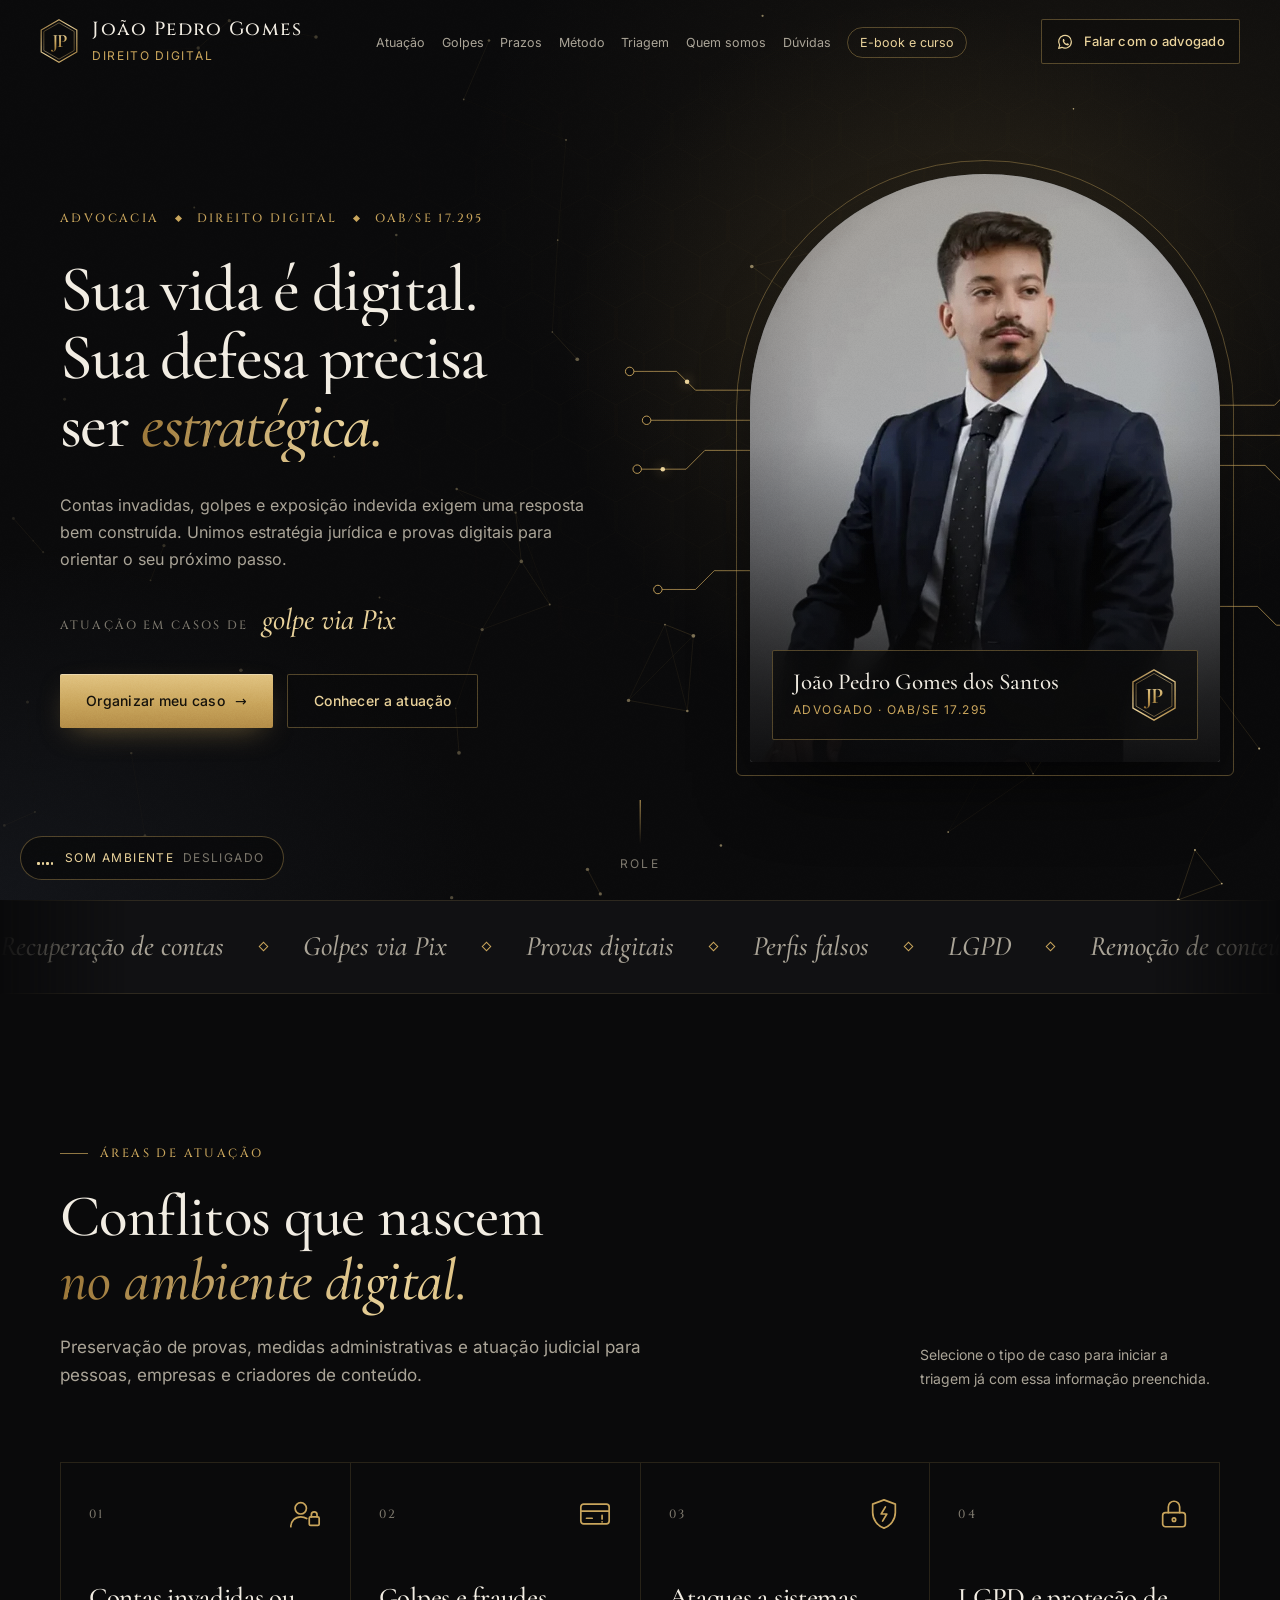
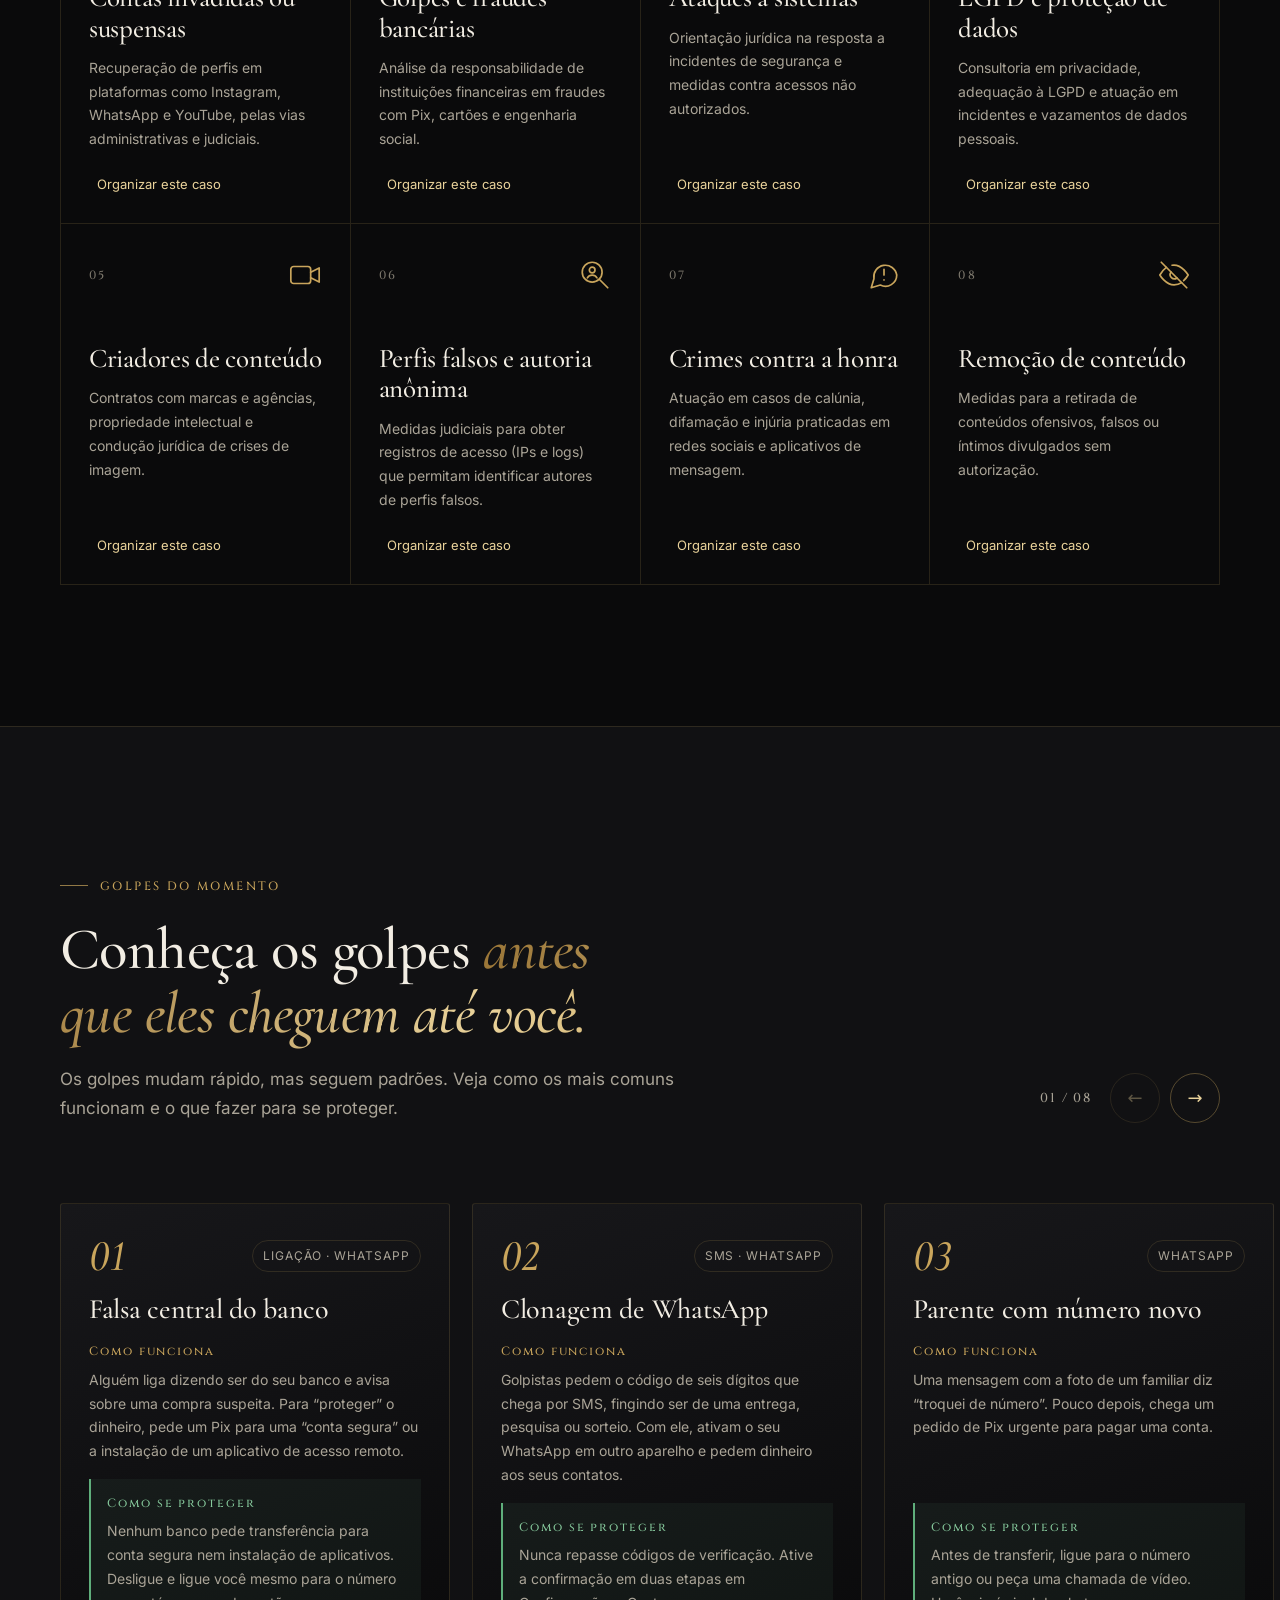
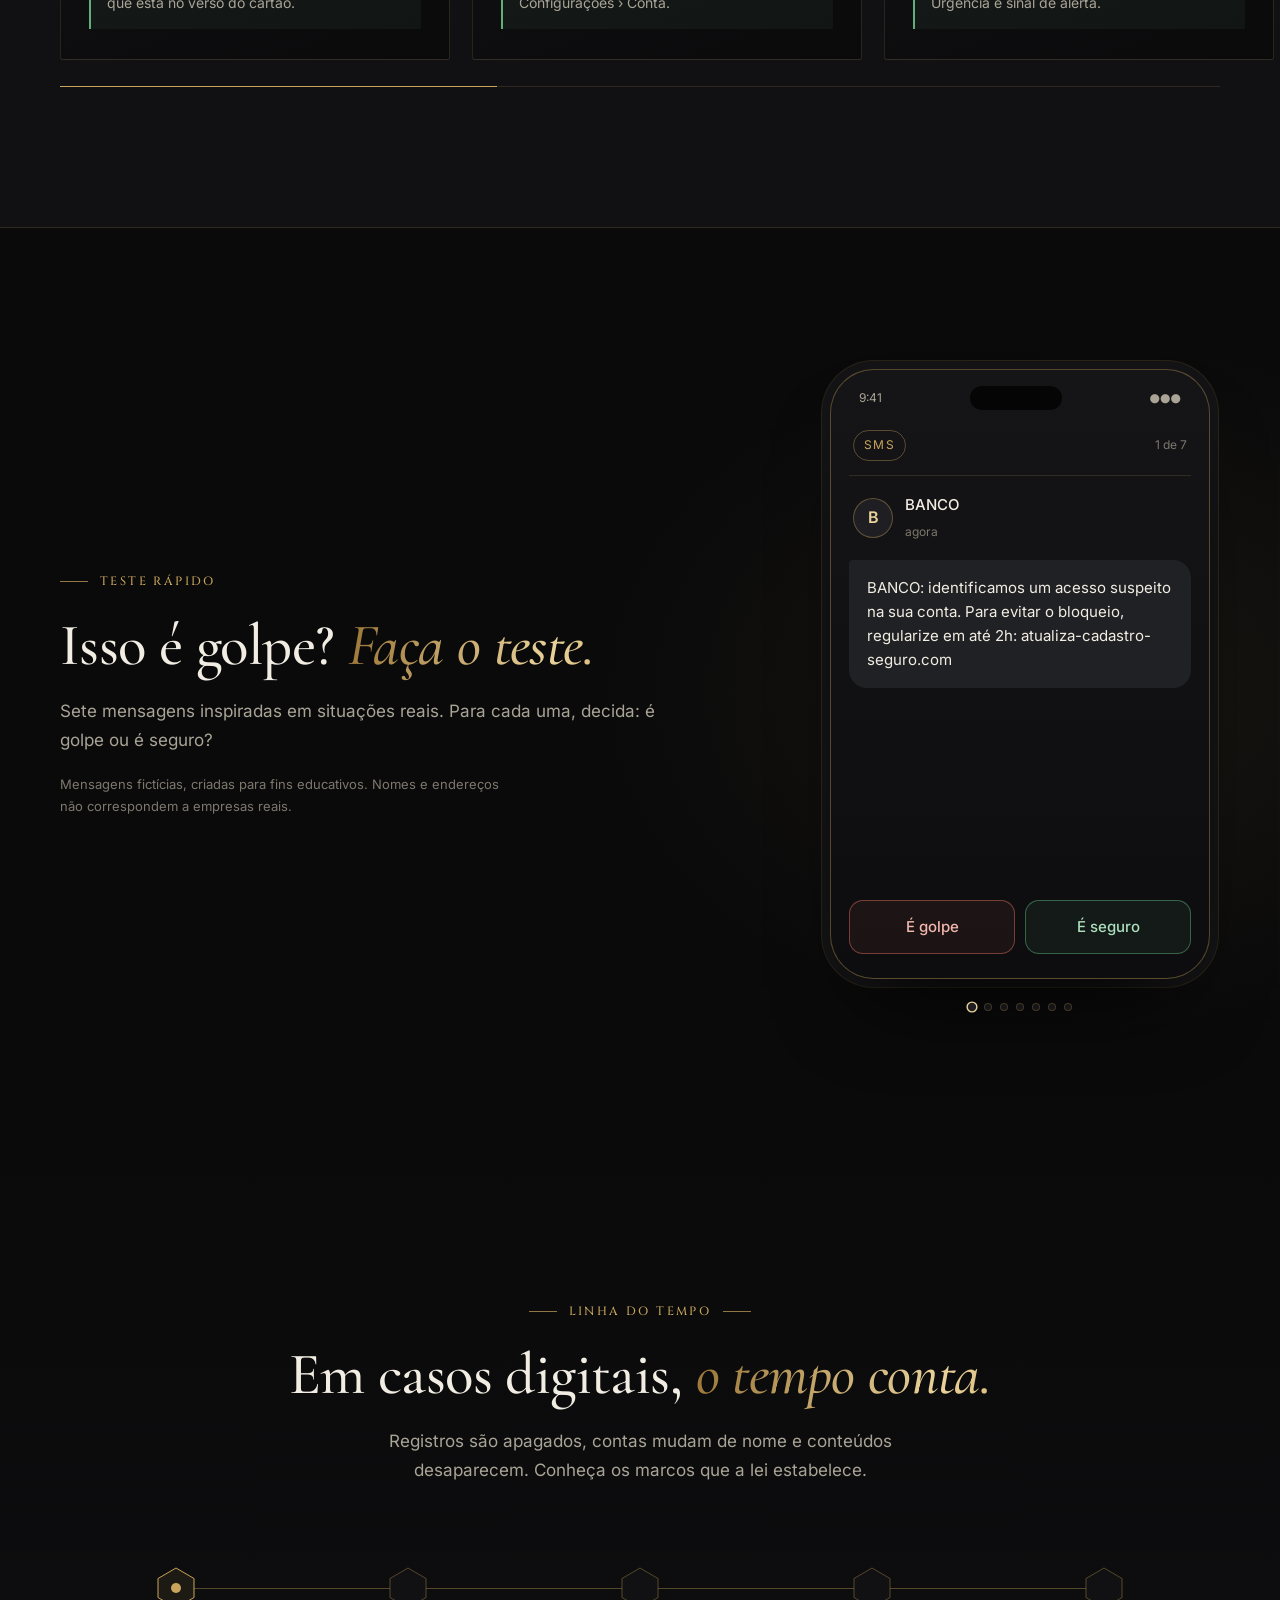
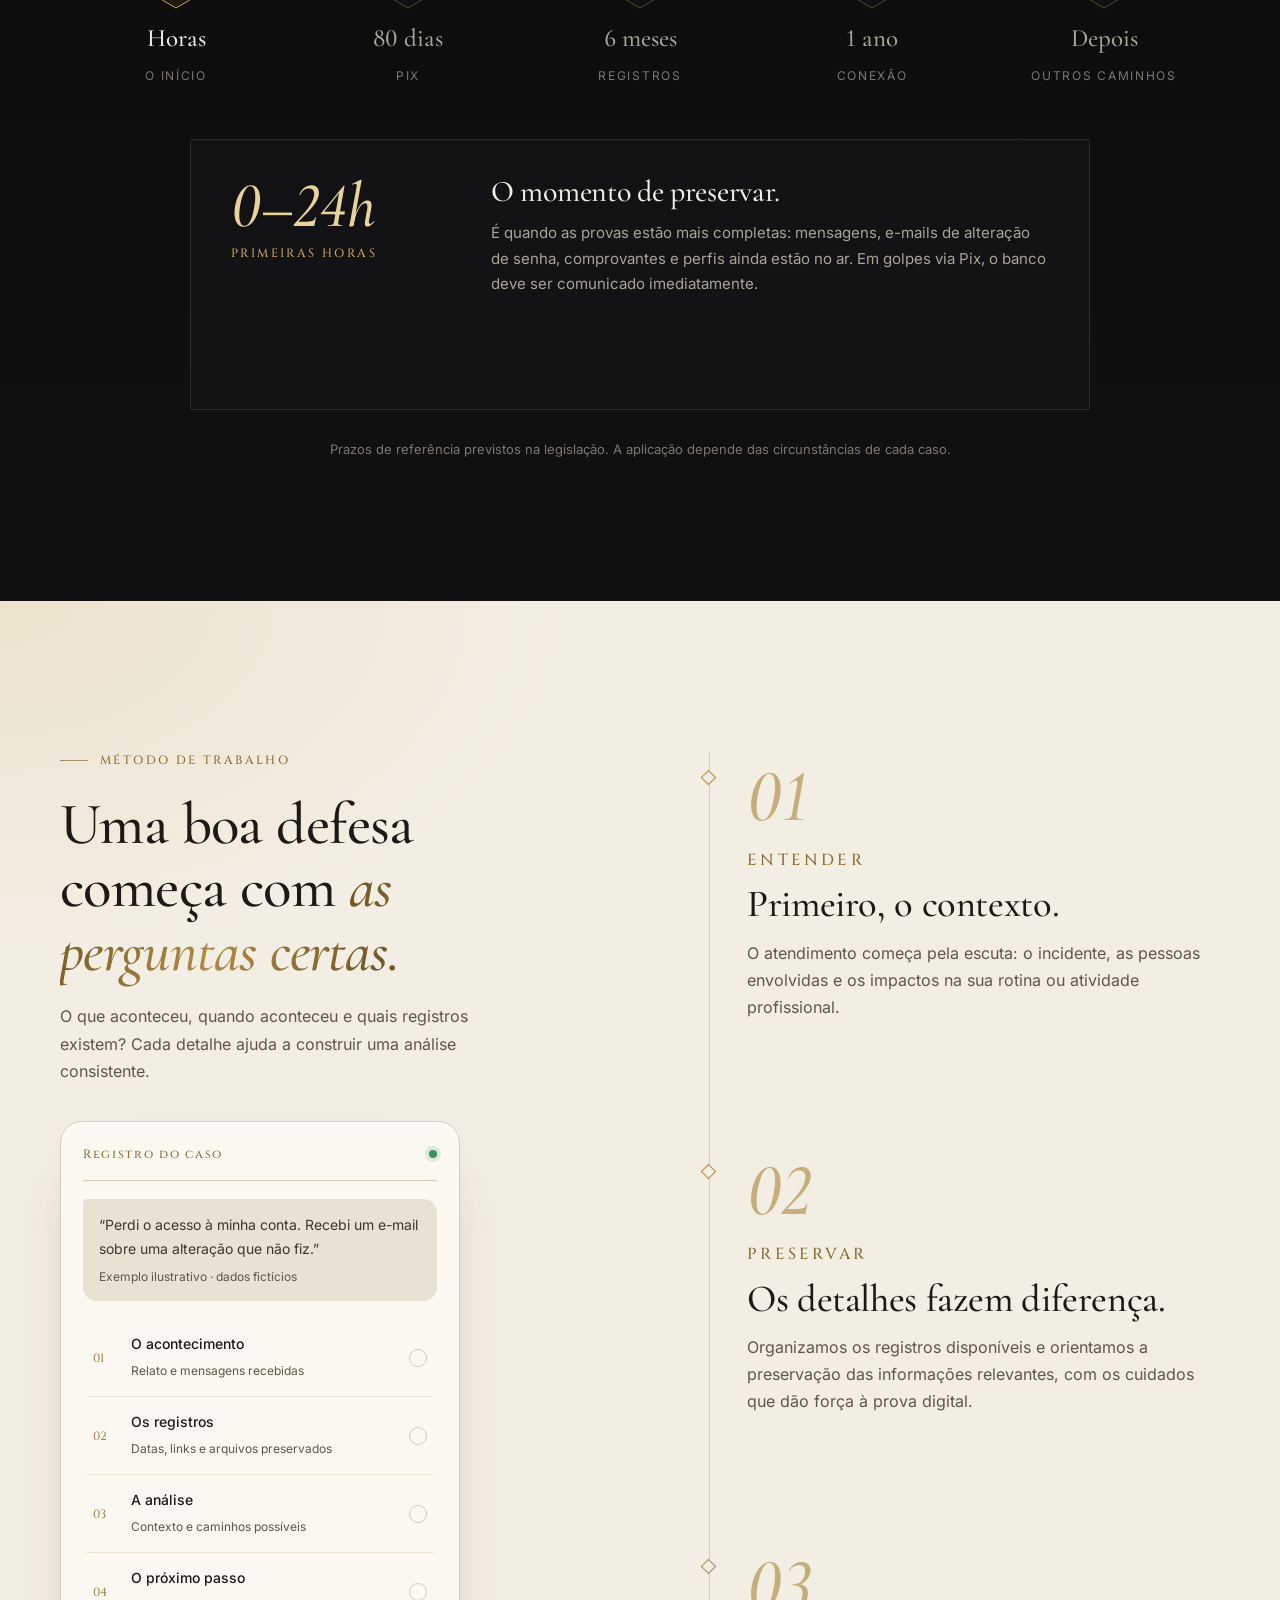
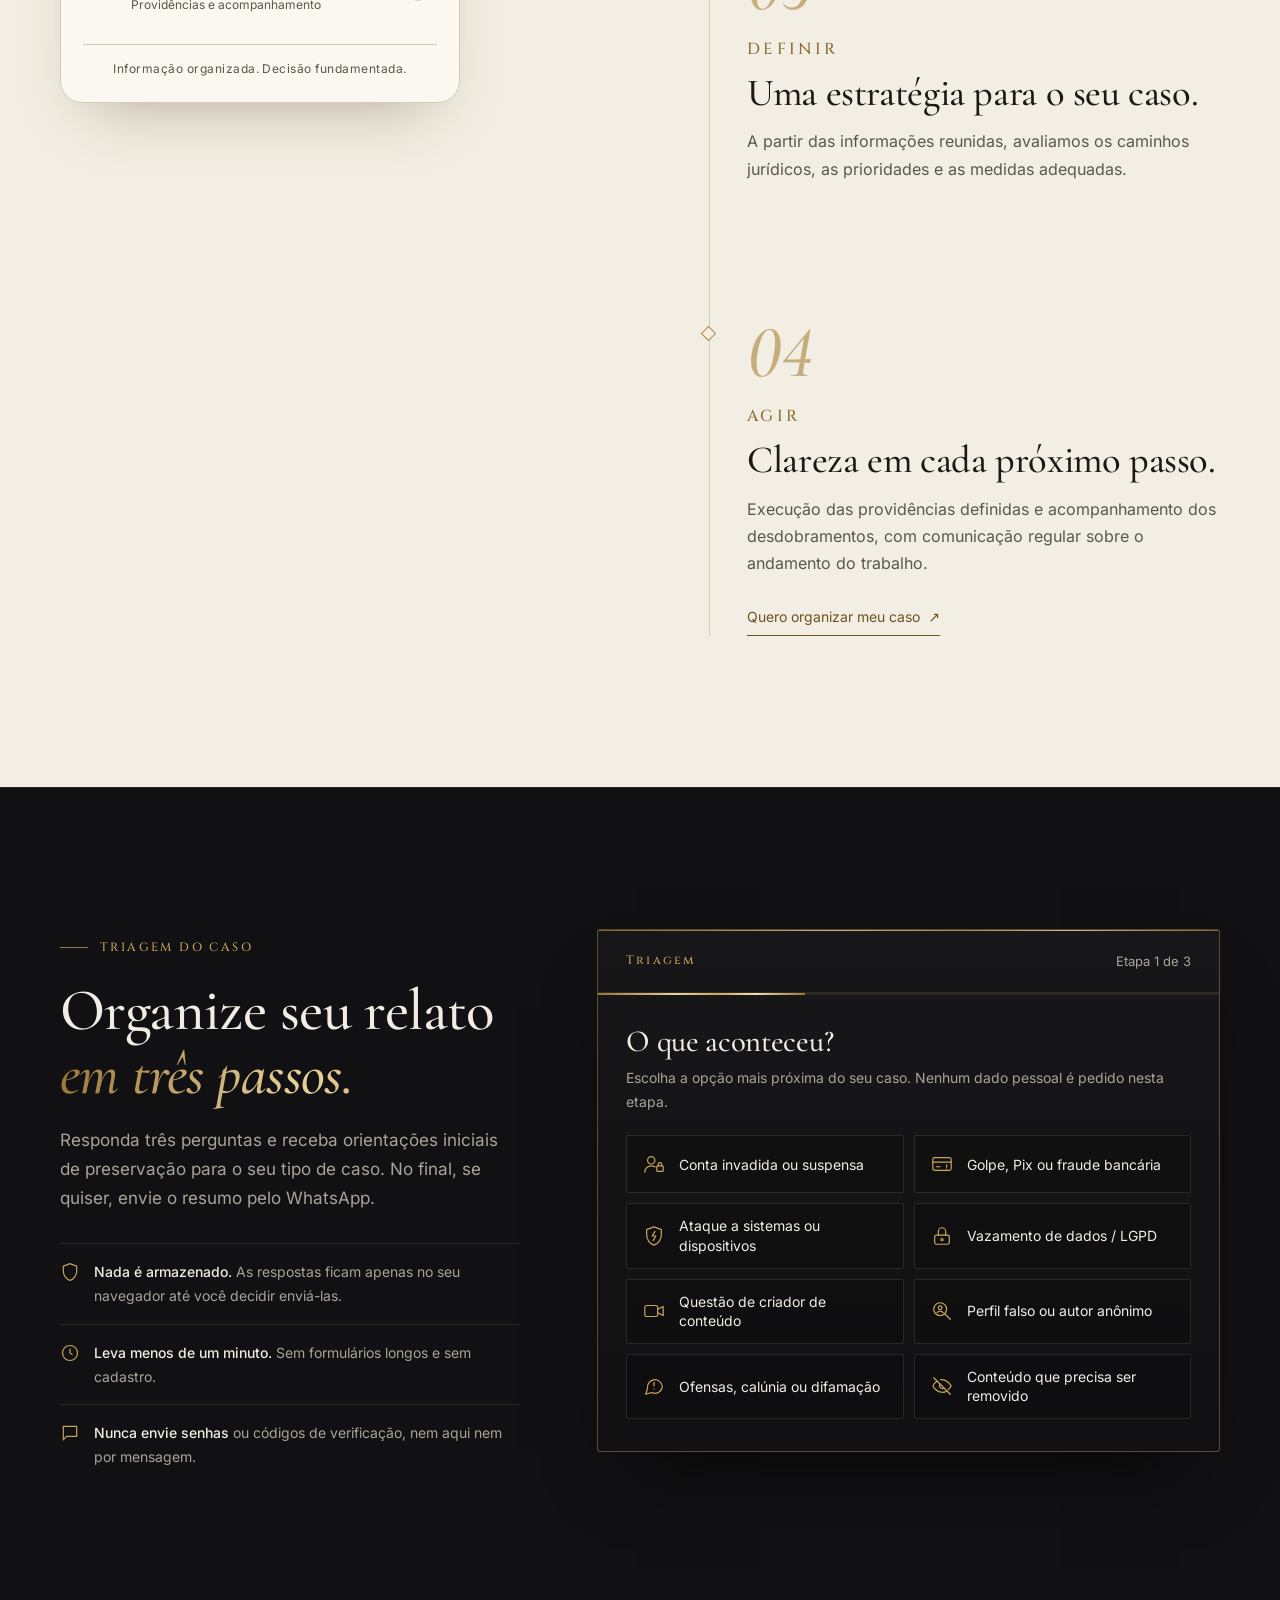
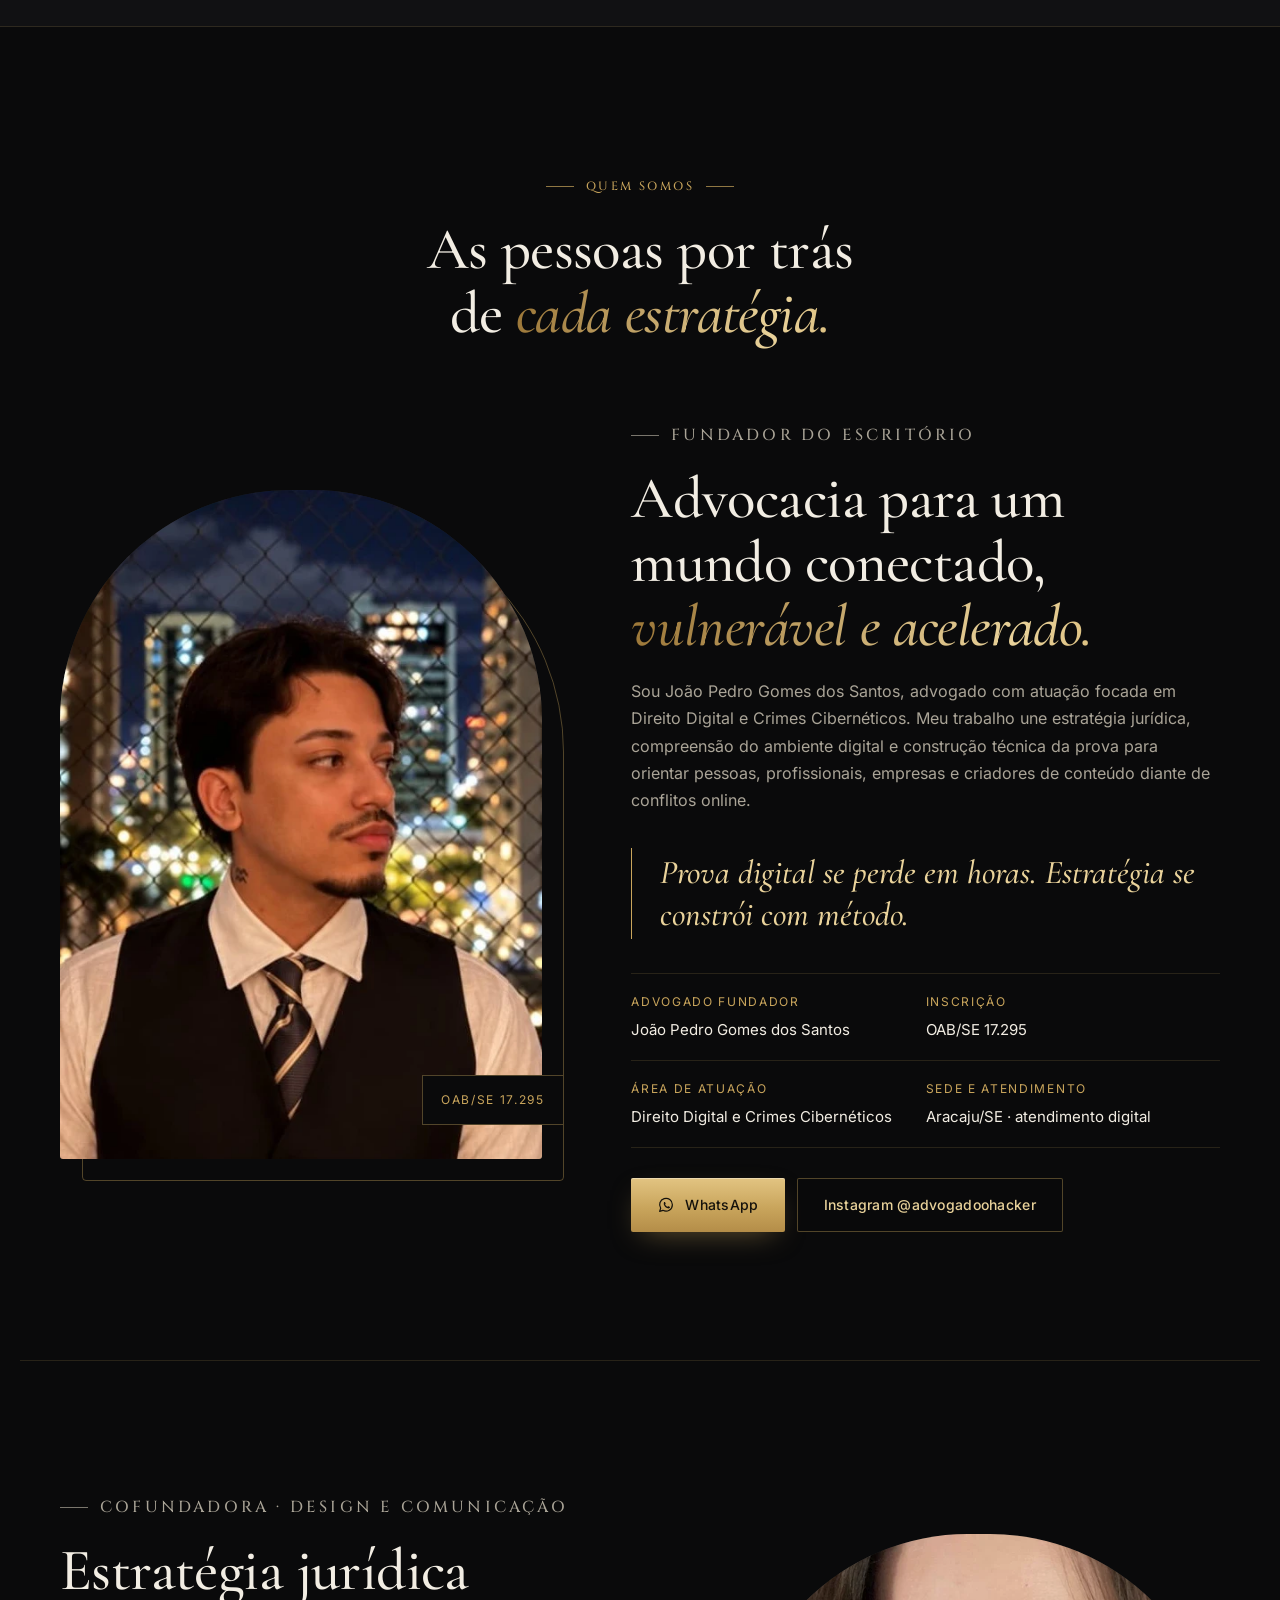
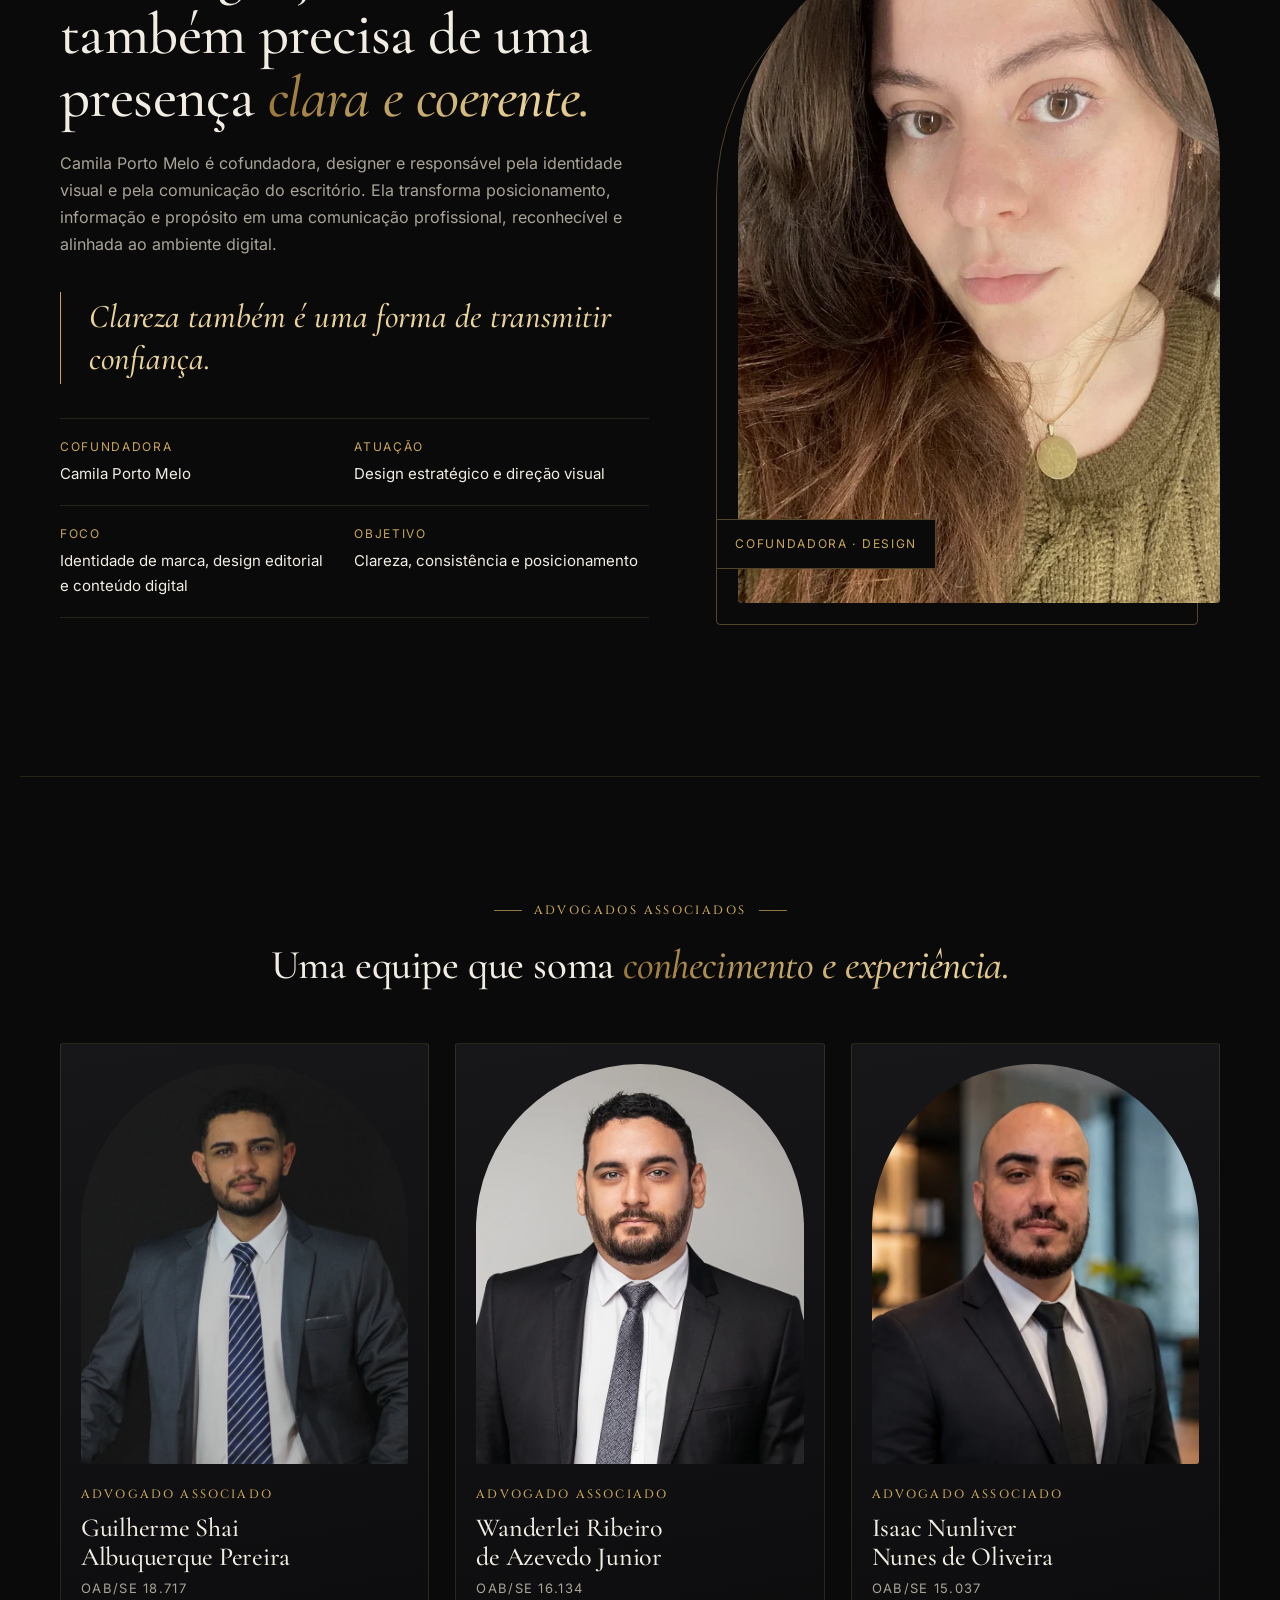
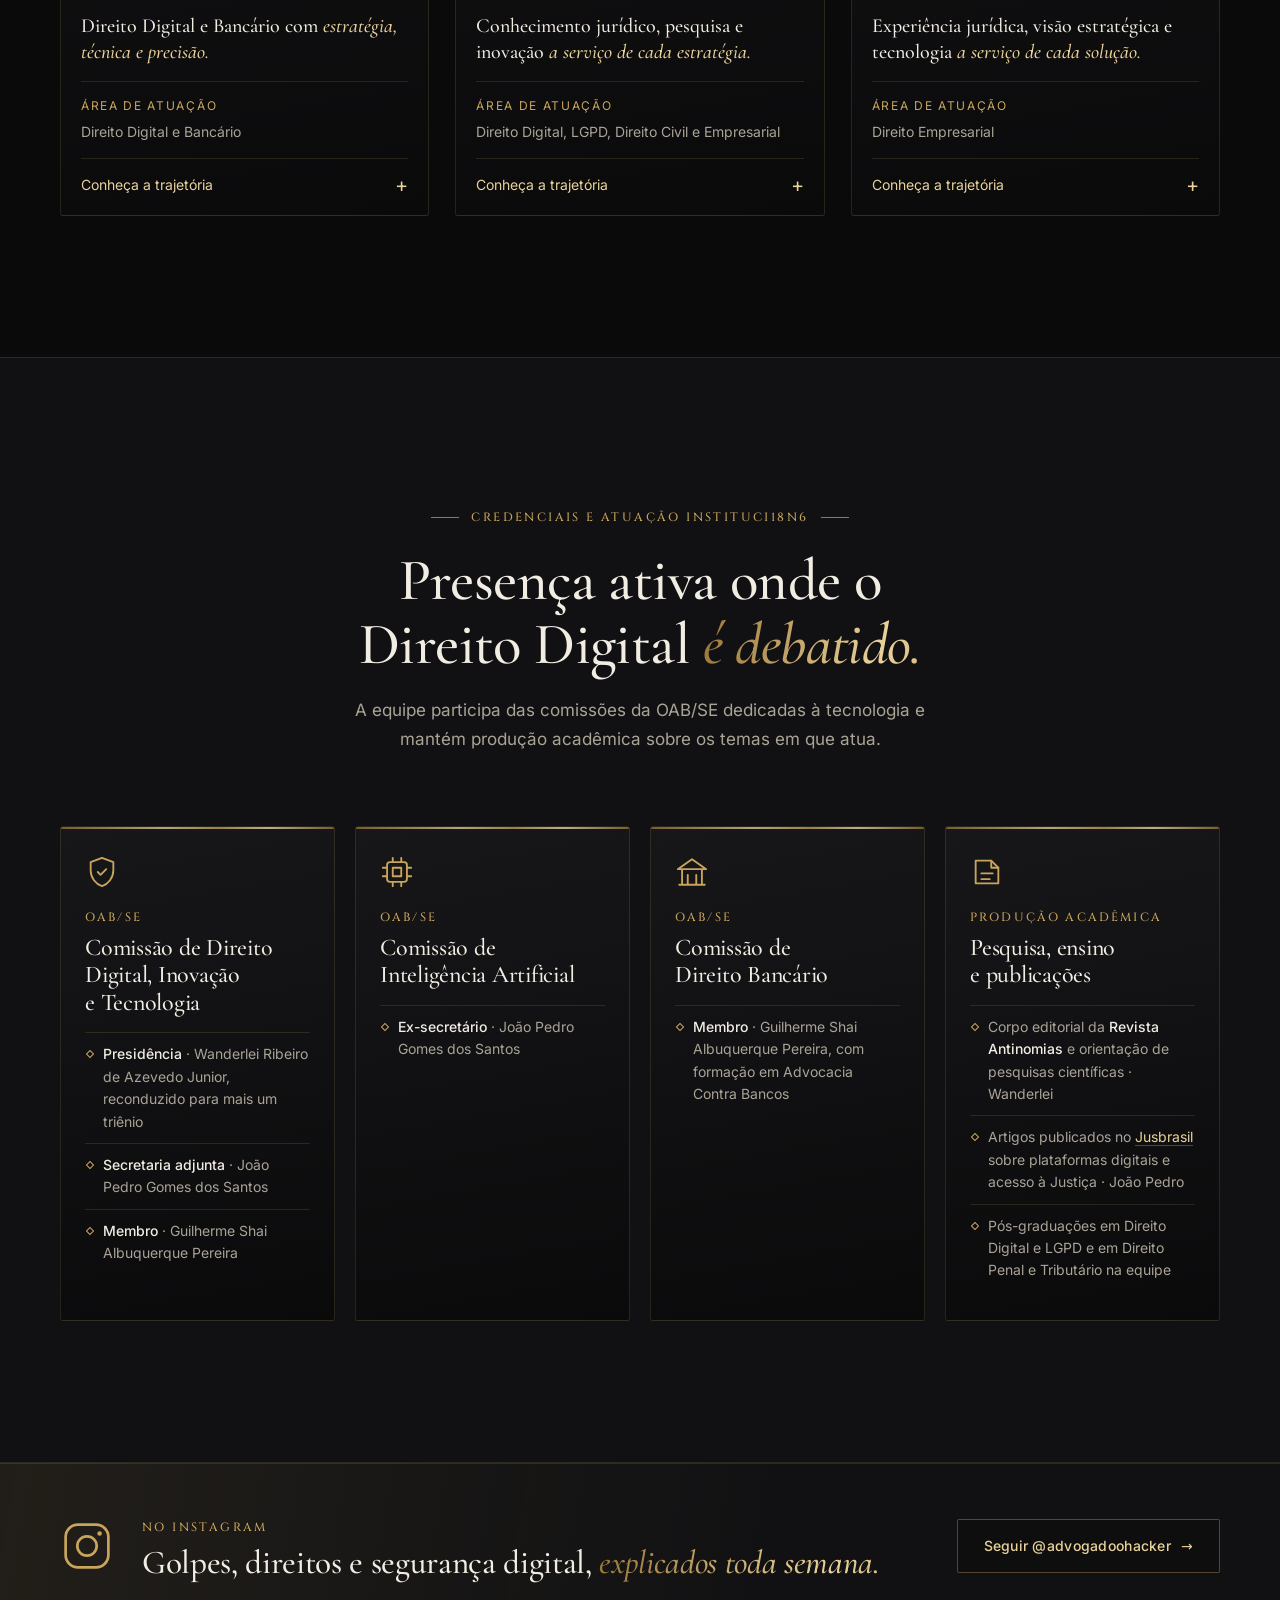
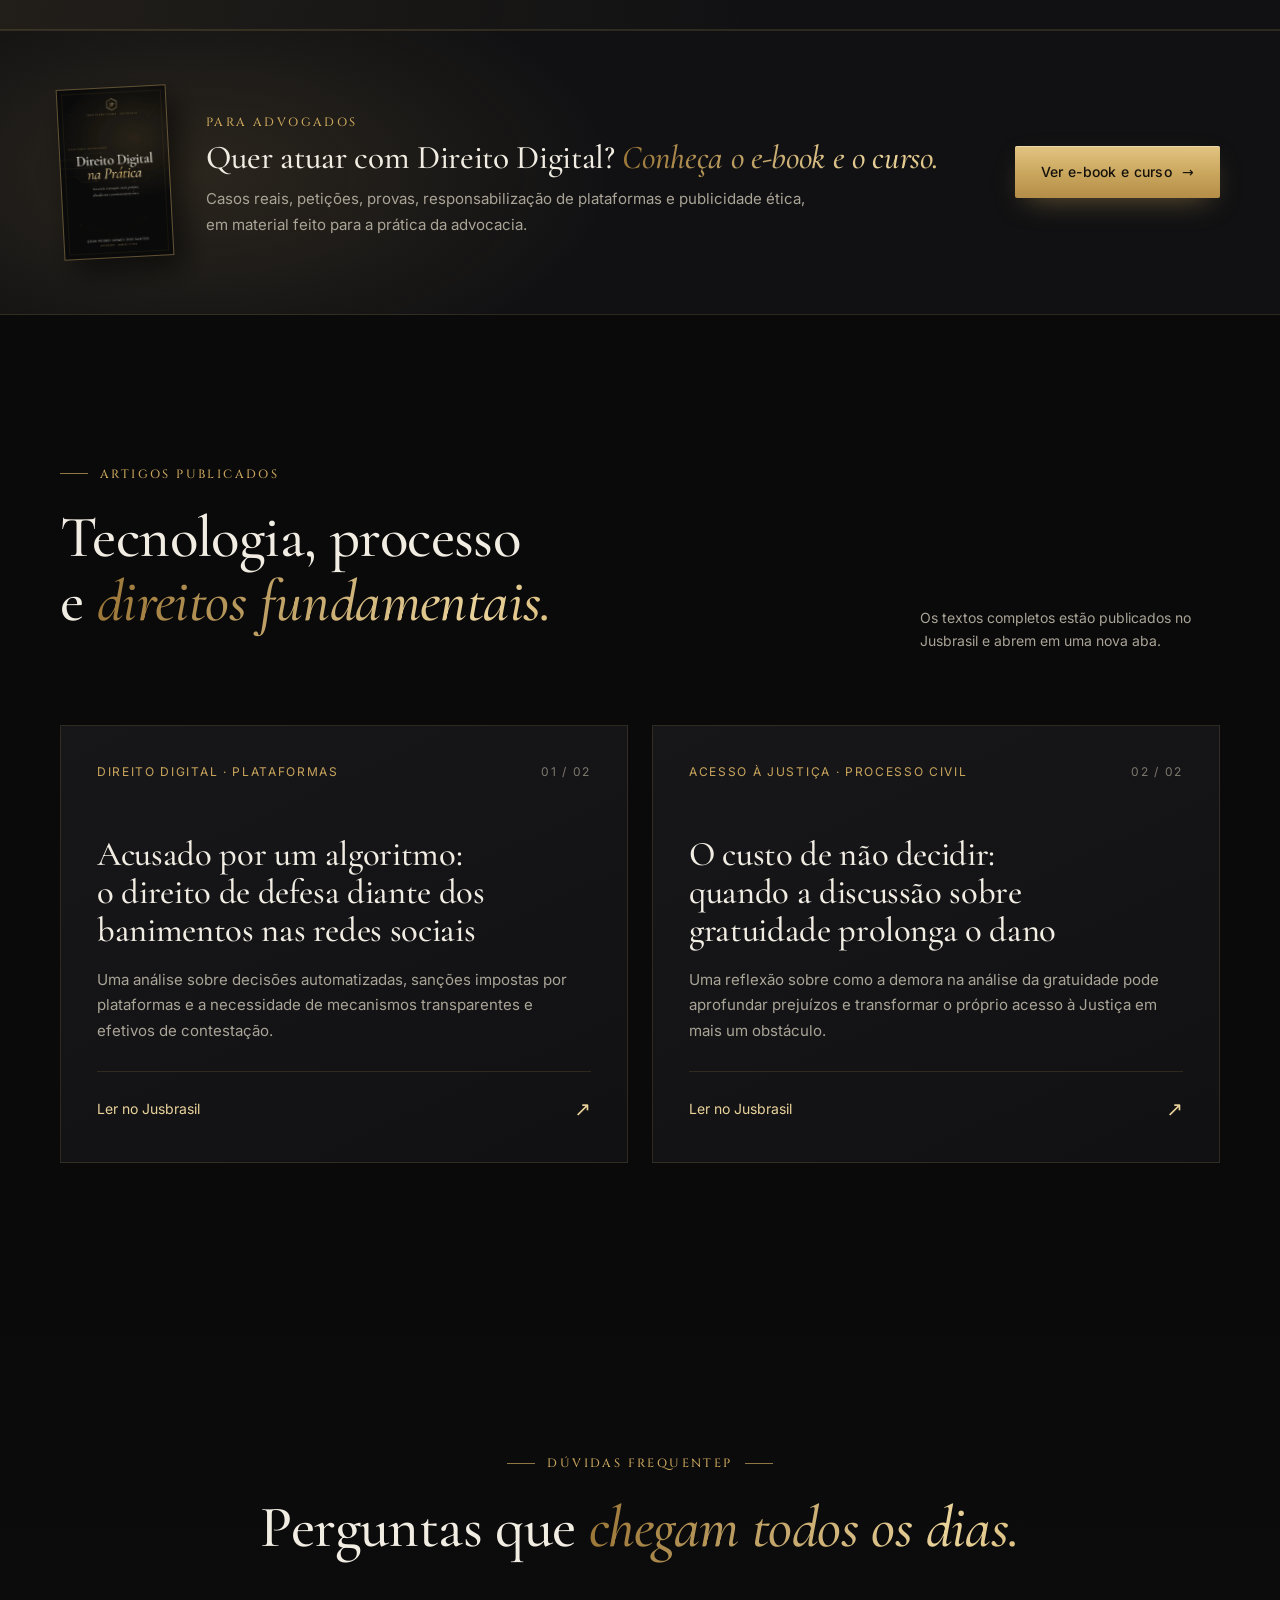
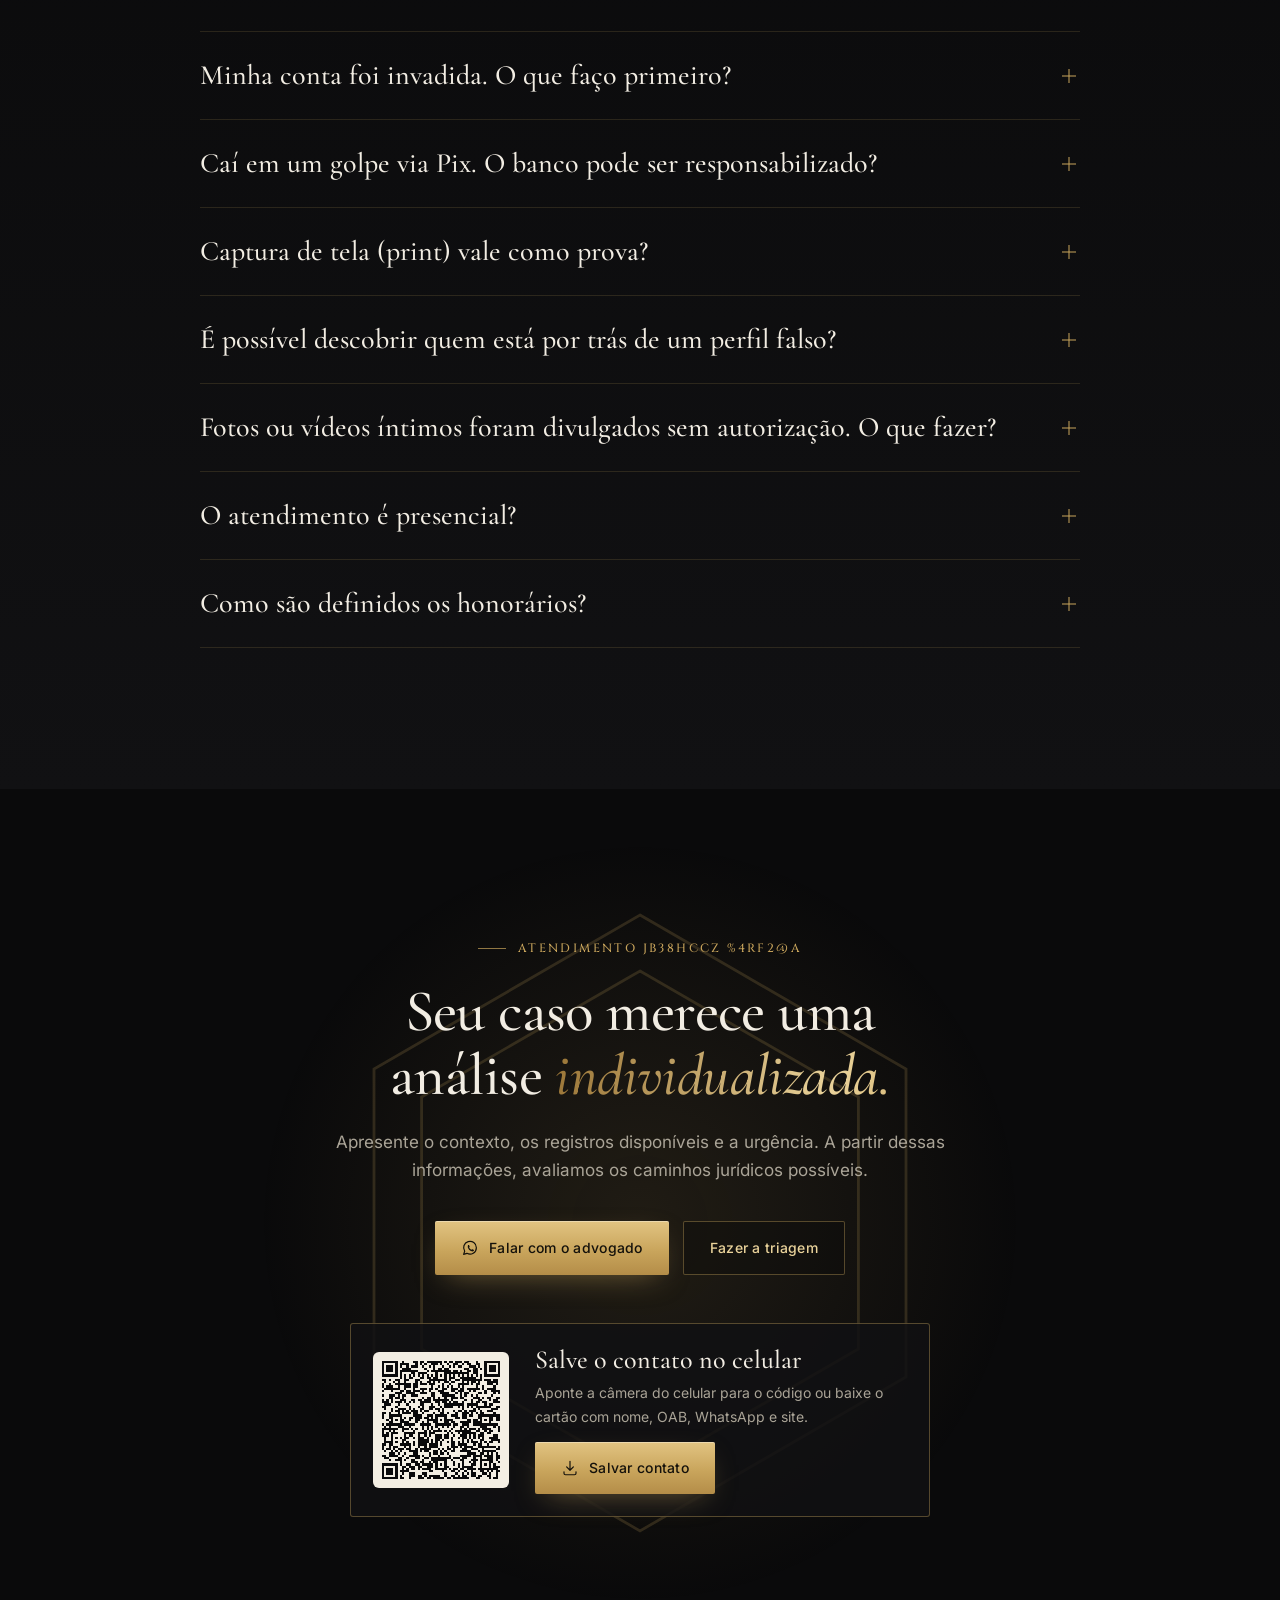
<file: site/index.html>
<!DOCTYPE html>
<html lang="pt-BR">
<head>
  <meta charset="UTF-8">
  <meta name="viewport" content="width=device-width, initial-scale=1, viewport-fit=cover">
  <title>João Pedro Gomes | Direito Digital e Crimes Cibernéticos · OAB/SE 17.295</title>
  <meta name="description" content="Advocacia em Direito Digital e Crimes Cibernéticos: contas invadidas, golpes via Pix, perfis falsos, vazamento de dados e remoção de conteúdo. Atendimento digital a partir de Aracaju/SE.">
  <link rel="canonical" href="https://joaopedrogomesadvhacker.adv.br/">
  <meta name="theme-color" content="#0a0a0b">
  <meta name="color-scheme" content="dark">

  <meta property="og:type" content="website">
  <meta property="og:locale" content="pt_BR">
  <meta property="og:site_name" content="João Pedro Gomes · Advocacia">
  <meta property="og:url" content="https://joaopedrogomesadvhacker.adv.br/">
  <meta property="og:title" content="João Pedro Gomes | Direito Digital e Crimes Cibernéticos">
  <meta property="og:description" content="Estratégia jurídica e provas digitais para contas invadidas, golpes, perfis falsos e vazamentos de dados. OAB/SE 17.295.">
  <meta property="og:image" content="https://joaopedrogomesadvhacker.adv.br/assets/img/og-image.jpg">
  <meta property="og:image:width" content="1200">
  <meta property="og:image:height" content="630">
  <meta property="og:image:alt" content="Logo João Pedro Gomes — Direito Digital e Crimes Cibernéticos">
  <meta name="twitter:card" content="summary_large_image">
  <meta name="twitter:title" content="João Pedro Gomes | Direito Digital e Crimes Cibernéticos">
  <meta name="twitter:description" content="Estratégia jurídica e provas digitais. OAB/SE 17.295.">
  <meta name="twitter:image" content="https://joaopedrogomesadvhacker.adv.br/assets/img/og-image.jpg">

  <link rel="icon" href="/favicon.ico" sizes="32x32">
  <link rel="icon" href="/assets/img/icon-512.png" type="image/png" sizes="512x512">
  <link rel="apple-touch-icon" href="/assets/img/apple-touch-icon.png">

  <link rel="preload" href="assets/fonts/cormorant-garamond-latin-500-normal.woff2" as="font" type="font/woff2" crossorigin>
  <link rel="preload" href="assets/fonts/inter-latin-400-normal.woff2" as="font" type="font/woff2" crossorigin>
  <link rel="preload" href="assets/img/joao-estudio.webp" as="image" fetchpriority="high">
  <link rel="stylesheet" href="assets/css/style.css">
  <script>document.documentElement.classList.add('js');</script>

  <script type="application/ld+json">
  {
    "@context": "https://schema.org",
    "@type": "LegalService",
    "@id": "https://joaopedrogomesadvhacker.adv.br/#escritorio",
    "name": "João Pedro Gomes — Direito Digital e Crimes Cibernéticos",
    "url": "https://joaopedrogomesadvhacker.adv.br/",
    "image": "https://joaopedrogomesadvhacker.adv.br/assets/img/og-image.jpg",
    "logo": "https://joaopedrogomesadvhacker.adv.br/assets/img/icon-512.png",
    "description": "Advocacia em Direito Digital e Crimes Cibernéticos com atendimento digital a partir de Aracaju/SE.",
    "telephone": "+55 79 99910-0875",
    "email": "joaopedrogomes2322@gmail.com",
    "address": { "@type": "PostalAddress", "addressLocality": "Aracaju", "addressRegion": "SE", "addressCountry": "BR" },
    "areaServed": { "@type": "Country", "name": "Brasil" },
    "knowsAbout": ["Direito Digital", "Crimes Cibernéticos", "LGPD", "Golpes via Pix", "Remoção de conteúdo", "Provas digitais"],
    "sameAs": ["https://instagram.com/advogadoohacker"],
    "employee": [
      { "@type": "Person", "name": "João Pedro Gomes dos Santos", "jobTitle": "Advogado fundador — OAB/SE 17.295" },
      { "@type": "Person", "name": "Guilherme Shai Albuquerque Pereira", "jobTitle": "Advogado associado — OAB/SE 18.717" },
      { "@type": "Person", "name": "Wanderlei Ribeiro de Azevedo Junior", "jobTitle": "Advogado associado — OAB/SE 16.134" },
      { "@type": "Person", "name": "Isaac Nunliver Nunes de Oliveira", "jobTitle": "Advogado associado — OAB/SE 15.037" },
      { "@type": "Person", "name": "Camila Porto Melo", "jobTitle": "Cofundadora — design e comunicação" }
    ]
  }
  </script>
</head>
<body>
  <script>
  /* Abertura com a logo: só na primeira visita da sessão e nunca para quem prefere menos movimento */
  (function () {
    try {
      if (window.matchMedia('(prefers-reduced-motion: reduce)').matches || sessionStorage.getItem('jp-intro')) return;
      sessionStorage.setItem('jp-intro', '1');
    } catch (e) { return; }
    document.documentElement.classList.add('has-intro');
    document.body.insertAdjacentHTML('afterbegin',
      '<div class="intro" aria-hidden="true"><div class="intro-inner">' +
      '<svg class="intro-logo" viewBox="-130 -4 360 124">' +
      '<g class="ic"><path d="M3 45H-38l-12-12h-62"/><path d="M3 58H-98"/><path d="M3 71H-38l-12 12h-52"/>' +
      '<path d="M97 45h41l12-12h62"/><path d="M97 58h101"/><path d="M97 71h41l12 12h52"/>' +
      '<circle cx="-116" cy="33" r="4"/><circle cx="-102" cy="58" r="4"/><circle cx="-106" cy="83" r="4"/>' +
      '<circle cx="216" cy="33" r="4"/><circle cx="202" cy="58" r="4"/><circle cx="206" cy="83" r="4"/></g>' +
      '<path class="ih" d="M50 2 97 29v58l-47 27L3 87V29z"/><path class="ih ih2" d="M50 10 90 33v50l-40 23-40-23V33z"/>' +
      '<text x="50" y="75" text-anchor="middle">JP</text></svg>' +
      '<p class="intro-name">João Pedro Gomes</p><p class="intro-sub">Direito Digital · Crimes Cibernéticos</p></div></div>');
  })();
  </script>
  <!-- Sprite: gradientes, logo e ícones reutilizáveis -->
  <svg width="0" height="0" style="position:absolute" aria-hidden="true" focusable="false">
    <defs>
      <linearGradient id="goldStroke" x1="0" y1="0" x2="1" y2="1">
        <stop offset="0" stop-color="#8e6a2f"/><stop offset=".45" stop-color="#ead39b"/><stop offset="1" stop-color="#a67f3b"/>
      </linearGradient>
      <linearGradient id="goldFill" x1="0" y1="0" x2="0" y2="1">
        <stop offset="0" stop-color="#f1dfae"/><stop offset=".55" stop-color="#c9a55c"/><stop offset="1" stop-color="#8e6a2f"/>
      </linearGradient>
    </defs>
    <symbol id="logo" viewBox="0 0 100 116">
      <path class="hex-out" d="M50 2 97 29v58l-47 27L3 87V29z" fill="none" stroke="url(#goldStroke)" stroke-width="3"/>
      <path class="hex-in" d="M50 10 90 33v50l-40 23-40-23V33z" fill="none" stroke="url(#goldStroke)" stroke-width="1.2"/>
      <text x="50" y="75" text-anchor="middle" font-family="Cormorant Garamond, Georgia, serif" font-weight="600" font-size="50" fill="url(#goldFill)" letter-spacing="-2">JP</text>
    </symbol>
    <symbol id="i-conta" viewBox="0 0 24 24"><circle cx="9" cy="8" r="4"/><path d="M2 21c0-4 3-7 7-7 1.6 0 3 .4 4.2 1.2"/><rect x="15" y="14" width="7" height="6" rx="1"/><path d="M16.5 14v-1.5a2 2 0 0 1 4 0V14"/></symbol>
    <symbol id="i-golpe" viewBox="0 0 24 24"><rect x="2" y="5" width="20" height="14" rx="2"/><path d="M2 10h20M6 15h4"/><path d="M17 13v2.5M17 17.5v.01"/></symbol>
    <symbol id="i-sistemas" viewBox="0 0 24 24"><path d="M12 2 4 5v6c0 5 3.5 9.5 8 11 4.5-1.5 8-6 8-11V5z"/><path d="m13 7-3 5h4l-3 5"/></symbol>
    <symbol id="i-dados" viewBox="0 0 24 24"><rect x="4" y="11" width="16" height="10" rx="2"/><path d="M8 11V7a4 4 0 0 1 8 0v4"/><circle cx="12" cy="16" r="1.2"/></symbol>
    <symbol id="i-criador" viewBox="0 0 24 24"><rect x="2" y="6" width="14" height="12" rx="2"/><path d="m16 10 6-3v10l-6-3"/></symbol>
    <symbol id="i-anonimo" viewBox="0 0 24 24"><circle cx="10" cy="10" r="7"/><path d="m21 21-6-6"/><circle cx="10" cy="8.5" r="2"/><path d="M6.6 14a4 4 0 0 1 6.8 0"/></symbol>
    <symbol id="i-honra" viewBox="0 0 24 24"><path d="M21 12a8 8 0 0 1-11.6 7.1L3 21l1.9-6.4A8 8 0 1 1 21 12z"/><path d="M12 8v4M12 15.5v.01"/></symbol>
    <symbol id="i-remocao" viewBox="0 0 24 24"><path d="m3 3 18 18"/><path d="M10.6 5.1A10 10 0 0 1 12 5c6 0 10 7 10 7a17 17 0 0 1-3.2 4"/><path d="M6.6 6.6A17 17 0 0 0 2 12s4 7 10 7a9.7 9.7 0 0 0 5.4-1.6"/><path d="M9.9 9.9a3 3 0 0 0 4.2 4.2"/></symbol>
    <symbol id="i-wpp" viewBox="0 0 24 24"><path d="M20.5 11.6a8.5 8.5 0 0 1-12.6 7.5L3.5 20.5l1.4-4.2A8.5 8.5 0 1 1 20.5 11.6z" fill="none" stroke="currentColor" stroke-width="1.6" stroke-linejoin="round"/><path d="M9 8.4c.2-.4.5-.4.8-.4h.5c.2 0 .4.1.5.4l.7 1.6c.1.2 0 .5-.1.6l-.5.6c-.1.1-.1.3 0 .5.6 1.1 1.5 2 2.6 2.6.2.1.4.1.5 0l.6-.6c.2-.2.4-.2.6-.1l1.6.7c.3.1.4.3.4.5v.5c0 .3 0 .6-.4.8-.6.4-1.5.6-2.5.3-2.4-.8-4.4-2.8-5.2-5.2-.3-1 0-1.9.3-2.5z" fill="currentColor"/></symbol>
    <symbol id="i-check" viewBox="0 0 12 12"><path d="m2.5 6.2 2.3 2.3 4.7-5"/></symbol>
  </svg>

  <a class="skip-link" href="#conteudo">Pular para o conteúdo</a>

  <!-- ===================== CABEÇALHO ===================== -->
  <header class="site-header" id="topo">
    <div class="container header-inner">
      <a href="#inicio" class="brand" aria-label="João Pedro Gomes — página inicial">
        <svg class="logo-mark" aria-hidden="true"><use href="#logo"/></svg>
        <span>
          <span class="brand-name">João Pedro Gomes</span>
          <span class="brand-sub">Direito Digital<span class="long"> · Crimes Cibernéticos</span></span>
        </span>
      </a>
      <nav class="main-nav" aria-label="Principal">
        <ul>
          <li><a href="#atuacao">Atuação</a></li>
          <li><a href="#golpes">Golpes</a></li>
          <li><a href="#prazos">Prazos</a></li>
          <li><a href="#metodo">Método</a></li>
          <li><a href="#triagem">Triagem</a></li>
          <li><a href="#sobre">Quem somos</a></li>
          <li><a href="#duvidas">Dúvidas</a></li>
          <li><a class="nav-cursos" href="treinamento.html">E-book e curso</a></li>
        </ul>
      </nav>
      <a class="btn btn-line header-cta" data-wpp="geral" href="https://wa.me/5579999100875" target="_blank" rel="noopener noreferrer">
        <svg aria-hidden="true"><use href="#i-wpp"/></svg> Falar com o advogado
      </a>
      <button class="menu-btn" type="button" aria-label="Abrir menu" aria-expanded="false" aria-controls="mobileNav"><span></span></button>
    </div>
  </header>

  <nav class="mobile-nav" id="mobileNav" aria-label="Menu do celular">
    <ul>
      <li><a href="#atuacao">Atuação <small>01</small></a></li>
      <li><a href="#golpes">Golpes do momento <small>02</small></a></li>
      <li><a href="#teste">Isso é golpe? <small>03</small></a></li>
      <li><a href="#prazos">Prazos <small>04</small></a></li>
      <li><a href="#metodo">Método <small>05</small></a></li>
      <li><a href="#triagem">Triagem do caso <small>06</small></a></li>
      <li><a href="#sobre">Quem somos <small>07</small></a></li>
      <li><a href="#artigos">Artigos <small>08</small></a></li>
      <li><a href="#duvidas">Dúvidas <small>09</small></a></li>
      <li><a class="mnav-cursos" href="treinamento.html"><span>E-book e curso<em>Para advogados</em></span> <small>↗</small></a></li>
    </ul>
    <a class="btn btn-gold" data-wpp="geral" href="https://wa.me/5579999100875" target="_blank" rel="noopener noreferrer">
      <svg aria-hidden="true"><use href="#i-wpp"/></svg> Falar com o advogado
    </a>
  </nav>

  <main id="conteudo">

    <!-- ===================== HERO ===================== -->
    <section class="hero" id="inicio" aria-labelledby="hero-title">
      <div class="hero-bg" aria-hidden="true"><canvas class="net"></canvas></div>
      <div class="container hero-grid">
        <div class="hero-copy">
          <p class="hero-kicker reveal">Advocacia <span class="dot" aria-hidden="true"></span> Direito Digital <span class="dot" aria-hidden="true"></span> OAB/SE 17.295</p>
          <h1 class="hero-title" id="hero-title">
            <span class="line"><span style="--i:0">Sua vida é digital.</span></span>
            <span class="line"><span style="--i:1">Sua defesa precisa</span></span>
            <span class="line"><span style="--i:2">ser <em class="gold-text">estratégica.</em></span></span>
          </h1>
          <p class="hero-sub reveal" style="--i:3">Contas invadidas, golpes e exposição indevida exigem uma resposta bem construída. Unimos estratégia jurídica e provas digitais para orientar o seu próximo passo.</p>
          <p class="rotator-line reveal" style="--i:4">
            <span class="label">Atuação em casos de</span>
            <span class="rotator" aria-hidden="true">
              <span class="is-active">conta invadida</span>
              <span>golpe via Pix</span>
              <span>perfil falso</span>
              <span>vazamento de dados</span>
              <span>exposição íntima</span>
              <span>ofensas na internet</span>
            </span>
            <span class="sr-only">conta invadida, golpe via Pix, perfil falso, vazamento de dados, exposição íntima e ofensas na internet.</span>
          </p>
          <div class="hero-actions reveal" style="--i:5">
            <a href="#triagem" class="btn btn-gold">Organizar meu caso <span class="arrow" aria-hidden="true">→</span></a>
            <a href="#atuacao" class="btn btn-line">Conhecer a atuação</a>
          </div>
        </div>

        <div class="hero-visual">
          <svg class="circuit" viewBox="0 0 800 600" aria-hidden="true" focusable="false">
            <g>
              <path id="c1" class="trace" style="--d:0"   d="M150 180H92l-20-20H22"/>
              <path id="c2" class="trace" style="--d:150" d="M150 212H40"/>
              <path id="c3" class="trace" style="--d:300" d="M150 244H102l-20 20H30"/>
              <path id="c4" class="trace" style="--d:450" d="M150 372H112l-20 20H52"/>
              <path id="c5" class="trace" style="--d:100" d="M650 196h58l20-20h50"/>
              <path id="c6" class="trace" style="--d:250" d="M650 228h110"/>
              <path id="c7" class="trace" style="--d:400" d="M650 260h48l20 20h52"/>
              <path id="c8" class="trace" style="--d:550" d="M650 410h40l20 20h38"/>
            </g>
            <g>
              <circle class="node" cx="22" cy="160" r="4.5"/><circle class="node" cx="40" cy="212" r="4.5"/>
              <circle class="node" cx="30" cy="264" r="4.5"/><circle class="node" cx="52" cy="392" r="4.5"/>
              <circle class="node" cx="778" cy="176" r="4.5"/><circle class="node" cx="760" cy="228" r="4.5"/>
              <circle class="node" cx="770" cy="280" r="4.5"/><circle class="node" cx="748" cy="430" r="4.5"/>
            </g>
            <g class="pulses">
              <circle class="pulse" r="2.4"><animateMotion dur="3.6s" repeatCount="indefinite" keyPoints="1;0" keyTimes="0;1" calcMode="linear" begin="2.6s"><mpath href="#c1"/></animateMotion></circle>
              <circle class="pulse" r="2.4"><animateMotion dur="4.4s" repeatCount="indefinite" keyPoints="1;0" keyTimes="0;1" calcMode="linear" begin="3.4s"><mpath href="#c3"/></animateMotion></circle>
              <circle class="pulse" r="2.4"><animateMotion dur="4s" repeatCount="indefinite" keyPoints="1;0" keyTimes="0;1" calcMode="linear" begin="3s"><mpath href="#c6"/></animateMotion></circle>
              <circle class="pulse" r="2.4"><animateMotion dur="5s" repeatCount="indefinite" keyPoints="1;0" keyTimes="0;1" calcMode="linear" begin="4s"><mpath href="#c8"/></animateMotion></circle>
            </g>
          </svg>
          <div class="portrait">
            <img src="assets/img/joao-estudio.webp" width="760" height="950" fetchpriority="high" decoding="async" alt="João Pedro Gomes dos Santos, advogado, de terno azul-marinho">
          </div>
          <span class="portrait-frame" aria-hidden="true"></span>
          <div class="id-card">
            <div>
              <strong>João Pedro Gomes dos Santos</strong>
              <span>Advogado · OAB/SE 17.295</span>
            </div>
            <svg class="seal" aria-hidden="true"><use href="#logo"/></svg>
          </div>
        </div>
      </div>
      <div class="scroll-cue" aria-hidden="true"><i></i>Role</div>
    </section>

    <!-- ===================== FAIXA EM MOVIMENTO ===================== -->
    <div class="marquee" aria-hidden="true">
      <div class="marquee-track">
        <ul><li>Recuperação de contas</li><li>Golpes via Pix</li><li>Provas digitais</li><li>Perfis falsos</li><li>LGPD</li><li>Remoção de conteúdo</li><li>Crimes contra a honra</li><li>Incidentes de segurança</li></ul>
        <ul><li>Recuperação de contas</li><li>Golpes via Pix</li><li>Provas digitais</li><li>Perfis falsos</li><li>LGPD</li><li>Remoção de conteúdo</li><li>Crimes contra a honra</li><li>Incidentes de segurança</li></ul>
      </div>
    </div>

    <!-- ===================== ATUAÇÃO ===================== -->
    <section class="section" id="atuacao" aria-labelledby="atuacao-title">
      <div class="container">
        <div class="section-head split reveal">
          <div>
            <p class="eyebrow">Áreas de atuação</p>
            <h2 class="section-title" id="atuacao-title">Conflitos que nascem <em>no ambiente digital.</em></h2>
            <p class="lead">Preservação de provas, medidas administrativas e atuação judicial para pessoas, empresas e criadores de conteúdo.</p>
          </div>
          <p class="side-note">Selecione o tipo de caso para iniciar a triagem já com essa informação preenchida.</p>
        </div>

        <div class="areas">
          <a class="area reveal" style="--i:0" href="#triagem" data-incident="conta">
            <span class="area-num">01 <svg class="area-icon" aria-hidden="true"><use href="#i-conta"/></svg></span>
            <h3>Contas invadidas ou suspensas</h3>
            <p>Recuperação de perfis em plataformas como Instagram, WhatsApp e YouTube, pelas vias administrativas e judiciais.</p>
            <span class="area-go">Organizar este caso</span>
          </a>
          <a class="area reveal" style="--i:1" href="#triagem" data-incident="golpe">
            <span class="area-num">02 <svg class="area-icon" aria-hidden="true"><use href="#i-golpe"/></svg></span>
            <h3>Golpes e fraudes bancárias</h3>
            <p>Análise da responsabilidade de instituições financeiras em fraudes com Pix, cartões e engenharia social.</p>
            <span class="area-go">Organizar este caso</span>
          </a>
          <a class="area reveal" style="--i:2" href="#triagem" data-incident="sistemas">
            <span class="area-num">03 <svg class="area-icon" aria-hidden="true"><use href="#i-sistemas"/></svg></span>
            <h3>Ataques a sistemas</h3>
            <p>Orientação jurídica na resposta a incidentes de segurança e medidas contra acessos não autorizados.</p>
            <span class="area-go">Organizar este caso</span>
          </a>
          <a class="area reveal" style="--i:3" href="#triagem" data-incident="dados">
            <span class="area-num">04 <svg class="area-icon" aria-hidden="true"><use href="#i-dados"/></svg></span>
            <h3>LGPD e proteção de dados</h3>
            <p>Consultoria em privacidade, adequação à LGPD e atuação em incidentes e vazamentos de dados pessoais.</p>
            <span class="area-go">Organizar este caso</span>
          </a>
          <a class="area reveal" style="--i:0" href="#triagem" data-incident="criador">
            <span class="area-num">05 <svg class="area-icon" aria-hidden="true"><use href="#i-criador"/></svg></span>
            <h3>Criadores de conteúdo</h3>
            <p>Contratos com marcas e agências, propriedade intelectual e condução jurídica de crises de imagem.</p>
            <span class="area-go">Organizar este caso</span>
          </a>
          <a class="area reveal" style="--i:1" href="#triagem" data-incident="anonimo">
            <span class="area-num">06 <svg class="area-icon" aria-hidden="true"><use href="#i-anonimo"/></svg></span>
            <h3>Perfis falsos e autoria anônima</h3>
            <p>Medidas judiciais para obter registros de acesso (IPs e logs) que permitam identificar autores de perfis falsos.</p>
            <span class="area-go">Organizar este caso</span>
          </a>
          <a class="area reveal" style="--i:2" href="#triagem" data-incident="honra">
            <span class="area-num">07 <svg class="area-icon" aria-hidden="true"><use href="#i-honra"/></svg></span>
            <h3>Crimes contra a honra</h3>
            <p>Atuação em casos de calúnia, difamação e injúria praticadas em redes sociais e aplicativos de mensagem.</p>
            <span class="area-go">Organizar este caso</span>
          </a>
          <a class="area reveal" style="--i:3" href="#triagem" data-incident="remocao">
            <span class="area-num">08 <svg class="area-icon" aria-hidden="true"><use href="#i-remocao"/></svg></span>
            <h3>Remoção de conteúdo</h3>
            <p>Medidas para a retirada de conteúdos ofensivos, falsos ou íntimos divulgados sem autorização.</p>
            <span class="area-go">Organizar este caso</span>
          </a>
        </div>
      </div>
    </section>

    <!-- ===================== GOLPES DO MOMENTO ===================== -->
    <section class="section golpes-section" id="golpes" aria-labelledby="golpes-title">
      <div class="container">
        <div class="section-head split reveal">
          <div>
            <p class="eyebrow">Golpes do momento</p>
            <h2 class="section-title" id="golpes-title">Conheça os golpes <em>antes que eles cheguem até você.</em></h2>
            <p class="lead">Os golpes mudam rápido, mas seguem padrões. Veja como os mais comuns funcionam e o que fazer para se proteger.</p>
          </div>
          <div class="car-ctrl">
            <span class="car-count" data-car-count>01 / 08</span>
            <button class="car-btn" type="button" data-car="-1" aria-label="Golpe anterior">←</button>
            <button class="car-btn" type="button" data-car="1" aria-label="Próximo golpe">→</button>
          </div>
        </div>
      </div>
      <div class="golpes-track" data-car-track tabindex="0" role="region" aria-label="Golpes do momento: role para o lado para ver todos">
          <article class="golpe-card" data-tilt>
            <div class="g-top"><span class="g-num">01</span><span class="g-tag">Ligação · WhatsApp</span></div>
            <h3>Falsa central do banco</h3>
            <div class="g-block"><p class="g-label">Como funciona</p><p>Alguém liga dizendo ser do seu banco e avisa sobre uma compra suspeita. Para “proteger” o dinheiro, pede um Pix para uma “conta segura” ou a instalação de um aplicativo de acesso remoto.</p></div>
            <div class="g-block g-safe"><p class="g-label">Como se proteger</p><p>Nenhum banco pede transferência para conta segura nem instalação de aplicativos. Desligue e ligue você mesmo para o número que está no verso do cartão.</p></div>
          </article>
          <article class="golpe-card" data-tilt>
            <div class="g-top"><span class="g-num">02</span><span class="g-tag">SMS · WhatsApp</span></div>
            <h3>Clonagem de WhatsApp</h3>
            <div class="g-block"><p class="g-label">Como funciona</p><p>Golpistas pedem o código de seis dígitos que chega por SMS, fingindo ser de uma entrega, pesquisa ou sorteio. Com ele, ativam o seu WhatsApp em outro aparelho e pedem dinheiro aos seus contatos.</p></div>
            <div class="g-block g-safe"><p class="g-label">Como se proteger</p><p>Nunca repasse códigos de verificação. Ative a confirmação em duas etapas em Configurações › Conta.</p></div>
          </article>
          <article class="golpe-card" data-tilt>
            <div class="g-top"><span class="g-num">03</span><span class="g-tag">WhatsApp</span></div>
            <h3>Parente com número novo</h3>
            <div class="g-block"><p class="g-label">Como funciona</p><p>Uma mensagem com a foto de um familiar diz “troquei de número”. Pouco depois, chega um pedido de Pix urgente para pagar uma conta.</p></div>
            <div class="g-block g-safe"><p class="g-label">Como se proteger</p><p>Antes de transferir, ligue para o número antigo ou peça uma chamada de vídeo. Urgência é sinal de alerta.</p></div>
          </article>
          <article class="golpe-card" data-tilt>
            <div class="g-top"><span class="g-num">04</span><span class="g-tag">E-mail · Direct</span></div>
            <h3>Perfil “excluído por direitos autorais”</h3>
            <div class="g-block"><p class="g-label">Como funciona</p><p>Uma mensagem que imita a Meta avisa que seu perfil será excluído e envia um link para “recorrer”. A página copia sua senha e o código de acesso.</p></div>
            <div class="g-block g-safe"><p class="g-label">Como se proteger</p><p>Avisos oficiais aparecem dentro do próprio aplicativo. Não faça login por links recebidos em mensagens.</p></div>
          </article>
          <article class="golpe-card" data-tilt>
            <div class="g-top"><span class="g-num">05</span><span class="g-tag">E-mail · Mensagem</span></div>
            <h3>Boleto adulterado</h3>
            <div class="g-block"><p class="g-label">Como funciona</p><p>Boletos falsos ou alterados chegam com visual idêntico ao original, mas o pagamento vai para outra pessoa.</p></div>
            <div class="g-block g-safe"><p class="g-label">Como se proteger</p><p>Antes de pagar, confira se o nome e o CNPJ do beneficiário são da empresa correta. Prefira emitir o boleto no site ou aplicativo oficial.</p></div>
          </article>
          <article class="golpe-card" data-tilt>
            <div class="g-top"><span class="g-num">06</span><span class="g-tag">Redes sociais · Telegram</span></div>
            <h3>Tarefas pagas e falsas vagas</h3>
            <div class="g-block"><p class="g-label">Como funciona</p><p>A oferta promete renda extra para curtir vídeos ou avaliar produtos. Os primeiros valores são pagos; depois, pedem depósitos para liberar “tarefas premium”, e o dinheiro não volta.</p></div>
            <div class="g-block g-safe"><p class="g-label">Como se proteger</p><p>Trabalho de verdade não exige que você pague para trabalhar. Desconfie de ganhos fáceis e rápidos.</p></div>
          </article>
          <article class="golpe-card" data-tilt>
            <div class="g-top"><span class="g-num">07</span><span class="g-tag">Anúncios patrocinados</span></div>
            <h3>Loja falsa</h3>
            <div class="g-block"><p class="g-label">Como funciona</p><p>Anúncios levam a sites que imitam lojas conhecidas, com preços muito abaixo do mercado e pagamento apenas via Pix.</p></div>
            <div class="g-block g-safe"><p class="g-label">Como se proteger</p><p>Confira o endereço do site, o CNPJ e a reputação da loja. Prefira pagar com cartão de crédito, que permite contestação.</p></div>
          </article>
          <article class="golpe-card g-cta">
            <div class="g-top"><span class="g-num">?</span><span class="g-tag">Aconteceu com você</span></div>
            <h3>Caiu em um golpe?</h3>
            <p>Comunique o banco imediatamente, registre um boletim de ocorrência e preserve as conversas e os comprovantes. Depois, organize o seu relato na triagem.</p>
            <a class="btn btn-gold" href="#triagem" data-incident="golpe">Organizar meu caso <span class="arrow" aria-hidden="true">→</span></a>
          </article>
      </div>
      <div class="container"><div class="car-progress" aria-hidden="true"><i data-car-bar></i></div></div>
    </section>

    <!-- ===================== TESTE: ISSO É GOLPE? ===================== -->
    <section class="section quiz-section" id="teste" aria-labelledby="teste-title">
      <div class="container quiz-wrap">
        <div class="quiz-aside reveal">
          <p class="eyebrow">Teste rápido</p>
          <h2 class="section-title" id="teste-title">Isso é golpe? <em>Faça o teste.</em></h2>
          <p class="lead">Sete mensagens inspiradas em situações reais. Para cada uma, decida: é golpe ou é seguro?</p>
          <p class="quiz-note">Mensagens fictícias, criadas para fins educativos. Nomes e endereços não correspondem a empresas reais.</p>
        </div>
        <div class="quiz reveal" style="--i:1" data-quiz>
          <div class="phone">
            <div class="phone-bar" aria-hidden="true"><span>9:41</span><span class="notch"></span><span>●●●</span></div>
            <div class="q-stage" data-q-stage>
              <div class="q-head"><span class="q-channel" data-q-channel>SMS</span><span class="q-count" data-q-count>1 de 7</span></div>
              <div class="q-sender"><span class="q-avatar" data-q-avatar aria-hidden="true">B</span><div><b data-q-from>Banco</b><small>agora</small></div></div>
              <p class="q-bubble" data-q-msg></p>
              <div class="q-actions" data-q-actions>
                <button class="q-btn q-golpe" type="button" data-answer="golpe">É golpe</button>
                <button class="q-btn q-seguro" type="button" data-answer="seguro">É seguro</button>
              </div>
              <div class="q-feedback" data-q-feedback aria-live="polite" hidden>
                <p class="q-verdict" data-q-verdict></p>
                <p class="q-why" data-q-why></p>
                <button class="btn btn-gold q-next" type="button" data-q-next>Próxima mensagem →</button>
              </div>
            </div>
            <div class="q-end" data-q-end hidden>
              <p class="q-score"><span data-q-score>0</span><small>de 7</small></p>
              <p class="q-end-title" data-q-end-title></p>
              <p class="q-end-text" data-q-end-text></p>
              <div class="q-end-actions">
                <a class="btn btn-gold" data-q-share href="https://wa.me/" target="_blank" rel="noopener noreferrer"><svg aria-hidden="true"><use href="#i-wpp"/></svg> Desafiar alguém</a>
                <button class="btn btn-line" type="button" data-q-restart>Refazer o teste</button>
              </div>
              <a class="text-link" href="#triagem" data-incident="golpe">Caí em um golpe. E agora? <span aria-hidden="true">↗</span></a>
            </div>
          </div>
          <ol class="q-dots" data-q-dots aria-hidden="true"><li></li><li></li><li></li><li></li><li></li><li></li><li></li></ol>
        </div>
      </div>
    </section>

    <!-- ===================== PRAZOS ===================== -->
    <section class="section timeline-section" id="prazos" aria-labelledby="prazos-title">
      <div class="container">
        <div class="section-head center reveal">
          <p class="eyebrow">Linha do tempo</p>
          <h2 class="section-title" id="prazos-title">Em casos digitais, <em>o tempo conta.</em></h2>
          <p class="lead" style="margin-inline:auto">Registros são apagados, contas mudam de nome e conteúdos desaparecem. Conheça os marcos que a lei estabelece.</p>
        </div>

        <div class="timeline reveal" data-timeline>
          <div class="tl-rail" role="tablist" aria-label="Marcos de prazo">
            <span class="tl-progress" aria-hidden="true"></span>
            <button class="tl-node" role="tab" id="tl-t0" aria-controls="tl-p0" aria-selected="true">
              <span class="mark" aria-hidden="true"><svg viewBox="0 0 46 46"><path class="hx" d="M23 3 41 13.5v19L23 43 5 32.5v-19z"/><circle class="core" cx="23" cy="23" r="5"/></svg></span>
              <strong>Horas</strong><small>O início</small>
            </button>
            <button class="tl-node" role="tab" id="tl-t1" aria-controls="tl-p1" aria-selected="false" tabindex="-1">
              <span class="mark" aria-hidden="true"><svg viewBox="0 0 46 46"><path class="hx" d="M23 3 41 13.5v19L23 43 5 32.5v-19z"/><circle class="core" cx="23" cy="23" r="5"/></svg></span>
              <strong>80 dias</strong><small>Pix</small>
            </button>
            <button class="tl-node" role="tab" id="tl-t2" aria-controls="tl-p2" aria-selected="false" tabindex="-1">
              <span class="mark" aria-hidden="true"><svg viewBox="0 0 46 46"><path class="hx" d="M23 3 41 13.5v19L23 43 5 32.5v-19z"/><circle class="core" cx="23" cy="23" r="5"/></svg></span>
              <strong>6 meses</strong><small>Registros</small>
            </button>
            <button class="tl-node" role="tab" id="tl-t3" aria-controls="tl-p3" aria-selected="false" tabindex="-1">
              <span class="mark" aria-hidden="true"><svg viewBox="0 0 46 46"><path class="hx" d="M23 3 41 13.5v19L23 43 5 32.5v-19z"/><circle class="core" cx="23" cy="23" r="5"/></svg></span>
              <strong>1 ano</strong><small>Conexão</small>
            </button>
            <button class="tl-node" role="tab" id="tl-t4" aria-controls="tl-p4" aria-selected="false" tabindex="-1">
              <span class="mark" aria-hidden="true"><svg viewBox="0 0 46 46"><path class="hx" d="M23 3 41 13.5v19L23 43 5 32.5v-19z"/><circle class="core" cx="23" cy="23" r="5"/></svg></span>
              <strong>Depois</strong><small>Outros caminhos</small>
            </button>
          </div>

          <div class="tl-panels">
            <div class="tl-panel" role="tabpanel" id="tl-p0" aria-labelledby="tl-t0">
              <p class="big">0–24h<small>Primeiras horas</small></p>
              <div>
                <h3>O momento de preservar.</h3>
                <p>É quando as provas estão mais completas: mensagens, e-mails de alteração de senha, comprovantes e perfis ainda estão no ar. Em golpes via Pix, o banco deve ser comunicado imediatamente.</p>
              </div>
            </div>
            <div class="tl-panel" role="tabpanel" id="tl-p1" aria-labelledby="tl-t1" hidden>
              <p class="big">80 dias<small>Golpes via Pix</small></p>
              <div>
                <h3>Contestação pelo MED.</h3>
                <p>O Mecanismo Especial de Devolução do Pix permite pedir ao banco a contestação de uma transação fraudulenta. Quanto antes o pedido, maiores as chances de ainda haver saldo na conta de destino.</p>
                <span class="law">Banco Central · Regulamento do Pix</span>
              </div>
            </div>
            <div class="tl-panel" role="tabpanel" id="tl-p2" aria-labelledby="tl-t2" hidden>
              <p class="big">6 meses<small>Redes e aplicativos</small></p>
              <div>
                <h3>Guarda dos registros de acesso.</h3>
                <p>Redes sociais e aplicativos são obrigados a guardar os registros de acesso por 6 meses, e são eles que permitem identificar quem está por trás de um perfil. Em crimes contra a honra, 6 meses é também o prazo para a queixa-crime, contado de quando se descobre o autor.</p>
                <span class="law">Marco Civil da Internet, art. 15 · Código Penal, art. 103</span>
              </div>
            </div>
            <div class="tl-panel" role="tabpanel" id="tl-p3" aria-labelledby="tl-t3" hidden>
              <p class="big">1 ano<small>Provedores de internet</small></p>
              <div>
                <h3>Guarda dos registros de conexão.</h3>
                <p>Os provedores de conexão mantêm por 1 ano o registro de qual cliente usava determinado IP em cada momento. É a segunda etapa para chegar à identificação de um autor.</p>
                <span class="law">Marco Civil da Internet, art. 13</span>
              </div>
            </div>
            <div class="tl-panel" role="tabpanel" id="tl-p4" aria-labelledby="tl-t4" hidden>
              <p class="big">Depois<small>Outros caminhos</small></p>
              <div>
                <h3>Ainda pode haver caminhos.</h3>
                <p>Mesmo com mais tempo decorrido, medidas como ações de reparação de danos têm prazos próprios. A análise do caso indica o que ainda é viável.</p>
              </div>
            </div>
          </div>
          <p class="tl-foot">Prazos de referência previstos na legislação. A aplicação depende das circunstâncias de cada caso.</p>
        </div>
      </div>
    </section>

    <!-- ===================== MÉTODO ===================== -->
    <section class="section method" id="metodo" aria-labelledby="metodo-title">
      <div class="container method-grid">
        <div class="method-sticky">
          <p class="eyebrow">Método de trabalho</p>
          <h2 class="section-title" id="metodo-title">Uma boa defesa começa com <em>as perguntas certas.</em></h2>
          <p class="method-intro">O que aconteceu, quando aconteceu e quais registros existem? Cada detalhe ajuda a construir uma análise consistente.</p>
          <div class="dossier" aria-label="Exemplo ilustrativo de organização de um caso">
            <div class="dossier-top"><span>Registro do caso</span><i aria-hidden="true"></i></div>
            <p class="dossier-msg">“Perdi o acesso à minha conta. Recebi um e-mail sobre uma alteração que não fiz.”<small>Exemplo ilustrativo · dados fictícios</small></p>
            <ol>
              <li class="dossier-row" data-row="0"><span class="n">01</span><span><b>O acontecimento</b><small>Relato e mensagens recebidas</small></span><span class="ck"><svg aria-hidden="true"><use href="#i-check"/></svg></span></li>
              <li class="dossier-row" data-row="1"><span class="n">02</span><span><b>Os registros</b><small>Datas, links e arquivos preservados</small></span><span class="ck"><svg aria-hidden="true"><use href="#i-check"/></svg></span></li>
              <li class="dossier-row" data-row="2"><span class="n">03</span><span><b>A análise</b><small>Contexto e caminhos possíveis</small></span><span class="ck"><svg aria-hidden="true"><use href="#i-check"/></svg></span></li>
              <li class="dossier-row" data-row="3"><span class="n">04</span><span><b>O próximo passo</b><small>Providências e acompanhamento</small></span><span class="ck"><svg aria-hidden="true"><use href="#i-check"/></svg></span></li>
            </ol>
            <p class="dossier-foot">Informação organizada. Decisão fundamentada.</p>
          </div>
        </div>

        <div class="method-steps">
          <span class="method-rail" aria-hidden="true"><i></i></span>
          <article class="m-step" data-step="0">
            <p class="num" aria-hidden="true">01</p>
            <p class="eyebrow no-rule">Entender</p>
            <h3>Primeiro, o contexto.</h3>
            <p>O atendimento começa pela escuta: o incidente, as pessoas envolvidas e os impactos na sua rotina ou atividade profissional.</p>
          </article>
          <article class="m-step" data-step="1">
            <p class="num" aria-hidden="true">02</p>
            <p class="eyebrow no-rule">Preservar</p>
            <h3>Os detalhes fazem diferença.</h3>
            <p>Organizamos os registros disponíveis e orientamos a preservação das informações relevantes, com os cuidados que dão força à prova digital.</p>
          </article>
          <article class="m-step" data-step="2">
            <p class="num" aria-hidden="true">03</p>
            <p class="eyebrow no-rule">Definir</p>
            <h3>Uma estratégia para o seu caso.</h3>
            <p>A partir das informações reunidas, avaliamos os caminhos jurídicos, as prioridades e as medidas adequadas.</p>
          </article>
          <article class="m-step" data-step="3">
            <p class="num" aria-hidden="true">04</p>
            <p class="eyebrow no-rule">Agir</p>
            <h3>Clareza em cada próximo passo.</h3>
            <p>Execução das providências definidas e acompanhamento dos desdobramentos, com comunicação regular sobre o andamento do trabalho.</p>
            <a href="#triagem" class="text-link">Quero organizar meu caso <span aria-hidden="true">↗</span></a>
          </article>
        </div>
      </div>
    </section>

    <!-- ===================== TRIAGEM ===================== -->
    <section class="section triage-section" id="triagem" aria-labelledby="triagem-title">
      <div class="container triage-wrap">
        <div class="triage-aside reveal">
          <p class="eyebrow">Triagem do caso</p>
          <h2 class="section-title" id="triagem-title">Organize seu relato <em>em três passos.</em></h2>
          <p class="lead">Responda três perguntas e receba orientações iniciais de preservação para o seu tipo de caso. No final, se quiser, envie o resumo pelo WhatsApp.</p>
          <ul class="assurances">
            <li><svg viewBox="0 0 24 24" aria-hidden="true"><path d="M12 2 4 5v6c0 5 3.5 9.5 8 11 4.5-1.5 8-6 8-11V5z"/></svg><span><b>Nada é armazenado.</b> As respostas ficam apenas no seu navegador até você decidir enviá-las.</span></li>
            <li><svg viewBox="0 0 24 24" aria-hidden="true"><circle cx="12" cy="12" r="9"/><path d="M12 7v5l3 2"/></svg><span><b>Leva menos de um minuto.</b> Sem formulários longos e sem cadastro.</span></li>
            <li><svg viewBox="0 0 24 24" aria-hidden="true"><path d="M4 4h16v12H8l-4 4z"/></svg><span><b>Nunca envie senhas</b> ou códigos de verificação, nem aqui nem por mensagem.</span></li>
          </ul>
        </div>

        <div class="triage reveal" style="--i:1" data-triage>
          <div class="triage-head">
            <span class="t">Triagem</span>
            <span class="count" aria-live="polite" data-count>Etapa 1 de 3</span>
          </div>
          <div class="triage-bar" aria-hidden="true"><i data-bar style="--p:33%"></i></div>
          <div class="triage-body">

            <div class="t-step" data-step="1" tabindex="-1">
              <h3>O que aconteceu?</h3>
              <p>Escolha a opção mais próxima do seu caso. Nenhum dado pessoal é pedido nesta etapa.</p>
              <div class="options" role="group" aria-label="Tipo de caso">
                <button class="opt" type="button" data-q="incident" data-v="conta"><svg aria-hidden="true"><use href="#i-conta"/></svg>Conta invadida ou suspensa</button>
                <button class="opt" type="button" data-q="incident" data-v="golpe"><svg aria-hidden="true"><use href="#i-golpe"/></svg>Golpe, Pix ou fraude bancária</button>
                <button class="opt" type="button" data-q="incident" data-v="sistemas"><svg aria-hidden="true"><use href="#i-sistemas"/></svg>Ataque a sistemas ou dispositivos</button>
                <button class="opt" type="button" data-q="incident" data-v="dados"><svg aria-hidden="true"><use href="#i-dados"/></svg>Vazamento de dados / LGPD</button>
                <button class="opt" type="button" data-q="incident" data-v="criador"><svg aria-hidden="true"><use href="#i-criador"/></svg>Questão de criador de conteúdo</button>
                <button class="opt" type="button" data-q="incident" data-v="anonimo"><svg aria-hidden="true"><use href="#i-anonimo"/></svg>Perfil falso ou autor anônimo</button>
                <button class="opt" type="button" data-q="incident" data-v="honra"><svg aria-hidden="true"><use href="#i-honra"/></svg>Ofensas, calúnia ou difamação</button>
                <button class="opt" type="button" data-q="incident" data-v="remocao"><svg aria-hidden="true"><use href="#i-remocao"/></svg>Conteúdo que precisa ser removido</button>
              </div>
            </div>

            <div class="t-step" data-step="2" tabindex="-1" hidden>
              <h3>Quando aconteceu?</h3>
              <p>O tempo decorrido ajuda a definir as prioridades.</p>
              <div class="options one" role="group" aria-label="Tempo decorrido">
                <button class="opt" type="button" data-q="time" data-v="h24">Nas últimas 24 horas</button>
                <button class="opt" type="button" data-q="time" data-v="d7">Entre 1 e 7 dias</button>
                <button class="opt" type="button" data-q="time" data-v="m6">Entre 1 semana e 6 meses</button>
                <button class="opt" type="button" data-q="time" data-v="mais">Há mais de 6 meses</button>
              </div>
              <div class="t-nav"><button class="back-btn" type="button" data-back>← Voltar</button></div>
            </div>

            <div class="t-step" data-step="3" tabindex="-1" hidden>
              <h3>Você guardou registros?</h3>
              <p>Capturas de tela, links, comprovantes, e-mails ou conversas.</p>
              <div class="options one" role="group" aria-label="Registros preservados">
                <button class="opt" type="button" data-q="proof" data-v="sim">Sim, guardei os registros</button>
                <button class="opt" type="button" data-q="proof" data-v="parte">Guardei apenas uma parte</button>
                <button class="opt" type="button" data-q="proof" data-v="nao">Não guardei ou não sei como fazer</button>
              </div>
              <div class="t-nav"><button class="back-btn" type="button" data-back>← Voltar</button></div>
            </div>

            <div class="t-step" data-step="4" tabindex="-1" hidden>
              <h3>Resumo do seu relato</h3>
              <p>Confira as orientações iniciais para o seu tipo de caso.</p>
              <dl class="summary">
                <div><dt>Caso</dt><dd data-out="incident"></dd></div>
                <div><dt>Quando</dt><dd data-out="time"></dd></div>
                <div><dt>Registros</dt><dd data-out="proof"></dd></div>
              </dl>
              <p class="r-note" data-out="note"></p>
              <p class="checklist-title">Orientações iniciais de preservação</p>
              <ul class="checklist" data-out="checklist"></ul>
              <div class="r-actions">
                <a class="btn btn-gold" data-out="wpp" href="https://wa.me/5579999100875" target="_blank" rel="noopener noreferrer"><svg aria-hidden="true"><use href="#i-wpp"/></svg> Enviar resumo pelo WhatsApp</a>
                <button class="btn btn-line" type="button" data-copy>Copiar resumo</button>
              </div>
              <div class="t-nav"><button class="back-btn" type="button" data-restart>↺ Recomeçar</button></div>
              <p class="r-legal">Orientações gerais e informativas, que não substituem a análise individual do caso. Nada é armazenado por este site: o resumo só é enviado se você tocar em “Enviar resumo pelo WhatsApp”. Saiba mais na <a href="privacidade.html">Política de privacidade</a>.</p>
            </div>

            <noscript><p class="lead">A triagem precisa de JavaScript. Você pode falar diretamente pelo <a class="text-link" href="https://wa.me/5579999100875">WhatsApp</a>.</p></noscript>
          </div>
        </div>
      </div>
    </section>

    <!-- ===================== QUEM SOMOS ===================== -->
    <section class="section" id="sobre" aria-labelledby="sobre-title">
      <div class="container">
        <div class="section-head center reveal">
          <p class="eyebrow">Quem somos</p>
          <h2 class="section-title" id="sobre-title">As pessoas por trás de <em>cada estratégia.</em></h2>
        </div>
      </div>
      <div class="founders">
      <div class="container about-grid">
        <figure class="about-photo reveal">
          <div class="ph"><img src="assets/img/joao-noite.webp" width="540" height="750" loading="lazy" decoding="async" alt="Retrato de João Pedro Gomes dos Santos, advogado, com a cidade iluminada ao fundo"></div>
          <figcaption class="caption">OAB/SE 17.295</figcaption>
        </figure>
        <div class="about-copy reveal" style="--i:1">
          <p class="eyebrow">Fundador do escritório</p>
          <h3 class="section-title">Advocacia para um mundo conectado, <em>vulnerável e acelerado.</em></h3>
          <p>Sou João Pedro Gomes dos Santos, advogado com atuação focada em Direito Digital e Crimes Cibernéticos. Meu trabalho une estratégia jurídica, compreensão do ambiente digital e construção técnica da prova para orientar pessoas, profissionais, empresas e criadores de conteúdo diante de conflitos online.</p>
          <!-- PREENCHER: formação (faculdade e ano), pós-graduação e cursos de perícia/forense digital.
               Ex.: <p>Bacharel em Direito pela ..., pós-graduado em ... </p>  -->
          <blockquote class="quote">Prova digital se perde em horas. Estratégia se constrói com método.</blockquote>
          <dl class="facts">
            <div><dt>Advogado fundador</dt><dd>João Pedro Gomes dos Santos</dd></div>
            <div><dt>Inscrição</dt><dd>OAB/SE 17.295</dd></div>
            <div><dt>Área de atuação</dt><dd>Direito Digital e Crimes Cibernéticos</dd></div>
            <div><dt>Sede e atendimento</dt><dd>Aracaju/SE · atendimento digital</dd></div>
            <!-- <div><dt>Formação</dt><dd>PREENCHER</dd></div> -->
          </dl>
          <div class="channels">
            <a class="btn btn-gold" data-wpp="geral" href="https://wa.me/5579999100875" target="_blank" rel="noopener noreferrer"><svg aria-hidden="true"><use href="#i-wpp"/></svg> WhatsApp</a>
            <a class="btn btn-line" href="https://instagram.com/advogadoohacker" target="_blank" rel="noopener noreferrer">Instagram @advogadoohacker</a>
            <button class="btn btn-line video-open" type="button" data-video-src="" hidden><svg viewBox="0 0 24 24" aria-hidden="true"><circle cx="12" cy="12" r="10" fill="none" stroke="currentColor" stroke-width="1.5"/><path d="m10 8.5 5.5 3.5-5.5 3.5z" fill="currentColor"/></svg> Assistir à apresentação</button>
          </div>
        </div>
      </div>

      <div class="container about-grid reverse">
        <figure class="about-photo reveal">
          <div class="ph"><img class="soft" src="assets/img/camila.webp" width="720" height="899" loading="lazy" decoding="async" alt="Retrato de Camila Porto Melo, designer"></div>
          <figcaption class="caption">Cofundadora · Design</figcaption>
        </figure>
        <div class="about-copy reveal" style="--i:1">
          <p class="eyebrow">Cofundadora · Design e comunicação</p>
          <h3 class="section-title">Estratégia jurídica também precisa de uma presença <em>clara e coerente.</em></h3>
          <p>Camila Porto Melo é cofundadora, designer e responsável pela identidade visual e pela comunicação do escritório. Ela transforma posicionamento, informação e propósito em uma comunicação profissional, reconhecível e alinhada ao ambiente digital.</p>
          <blockquote class="quote">Clareza também é uma forma de transmitir confiança.</blockquote>
          <dl class="facts">
            <div><dt>Cofundadora</dt><dd>Camila Porto Melo</dd></div>
            <div><dt>Atuação</dt><dd>Design estratégico e direção visual</dd></div>
            <div><dt>Foco</dt><dd>Identidade de marca, design editorial e conteúdo digital</dd></div>
            <div><dt>Objetivo</dt><dd>Clareza, consistência e posicionamento</dd></div>
          </dl>
        </div>
      </div>
      </div>

      <div class="container associates">
        <div class="section-head center assoc-head reveal">
          <p class="eyebrow">Advogados associados</p>
          <h3 class="section-title assoc-title">Uma equipe que soma <em>conhecimento e experiência.</em></h3>
        </div>
        <div class="assoc-grid">
          <article class="assoc-card reveal" style="--i:0">
            <div class="assoc-photo"><img src="assets/img/guilherme.webp" width="720" height="1000" loading="lazy" decoding="async" alt="Retrato de Guilherme Shai Albuquerque Pereira, advogado associado"></div>
            <div class="assoc-body">
              <p class="assoc-role">Advogado associado</p>
              <h4 class="assoc-name">Guilherme Shai Albuquerque Pereira</h4>
              <p class="assoc-oab">OAB/SE 18.717</p>
              <p class="assoc-tag">Direito Digital e Bancário com <em>estratégia, técnica e precisão.</em></p>
              <p class="assoc-area"><span>Área de atuação</span>Direito Digital e Bancário</p>
              <details class="assoc-more">
                <summary>Conheça a trajetória <span aria-hidden="true">+</span></summary>
                <div class="assoc-more-body">
                  <p>Sou Guilherme Shai Albuquerque Pereira, graduado em Direito pela Universidade Tiradentes, com atuação focada em Direito Digital e Bancário. Minha trajetória reúne experiência na administração pública, formação especializada em Advocacia Contra Bancos e participação nas Comissões de Direito Digital, Inovação e Tecnologia e de Direito Bancário da OAB/SE.</p>
                  <blockquote class="assoc-quote">Cada conflito exige uma análise cuidadosa. Cada solução, uma estratégia bem construída.</blockquote>
                  <dl class="assoc-facts">
                  <div><dt>Formação</dt><dd>Direito · Universidade Tiradentes</dd></div>
                  <div><dt>Comissões da OAB/SE</dt><dd>Direito Digital, Inovação e Tecnologia · Direito Bancário</dd></div>
                  </dl>
                </div>
              </details>
            </div>
          </article>
          <article class="assoc-card reveal" style="--i:1">
            <div class="assoc-photo"><img src="assets/img/wanderlei.webp" width="720" height="1000" loading="lazy" decoding="async" alt="Retrato de Wanderlei Ribeiro de Azevedo Junior, advogado associado"></div>
            <div class="assoc-body">
              <p class="assoc-role">Advogado associado</p>
              <h4 class="assoc-name">Wanderlei Ribeiro de Azevedo Junior</h4>
              <p class="assoc-oab">OAB/SE 16.134</p>
              <p class="assoc-tag">Conhecimento jurídico, pesquisa e inovação <em>a serviço de cada estratégia.</em></p>
              <p class="assoc-area"><span>Área de atuação</span>Direito Digital, LGPD, Direito Civil e Empresarial</p>
              <details class="assoc-more">
                <summary>Conheça a trajetória <span aria-hidden="true">+</span></summary>
                <div class="assoc-more-body">
                  <p>Sou Wanderlei Ribeiro de Azevedo Junior, advogado, professor e pesquisador, com atuação em Direito Digital, LGPD e Direito Civil e Empresarial. Pós-graduado em Direito Digital e LGPD pela Faculdade Legale, integro o corpo editorial da Revista Antinomias e atuo na orientação de pesquisas científicas. Sou presidente da Comissão de Direito Digital, Inovação e Tecnologia da OAB/SE, reconduzido para mais um triênio.</p>
                  <blockquote class="assoc-quote">O conhecimento transforma o Direito. A estratégia transforma realidades.</blockquote>
                  <dl class="assoc-facts">
                  <div><dt>Formação</dt><dd>Pós-graduação em Direito Digital e LGPD · Faculdade Legale</dd></div>
                  <div><dt>OAB/SE</dt><dd>Presidente da Comissão de Direito Digital, Inovação e Tecnologia</dd></div>
                  <div><dt>Vida acadêmica</dt><dd>Professor, pesquisador e membro do corpo editorial da Revista Antinomias</dd></div>
                  </dl>
                </div>
              </details>
            </div>
          </article>
          <article class="assoc-card reveal" style="--i:2">
            <div class="assoc-photo"><img src="assets/img/isaac.webp" width="720" height="1000" loading="lazy" decoding="async" alt="Retrato de Isaac Nunliver Nunes de Oliveira, advogado associado"></div>
            <div class="assoc-body">
              <p class="assoc-role">Advogado associado</p>
              <h4 class="assoc-name">Isaac Nunliver Nunes de Oliveira</h4>
              <p class="assoc-oab">OAB/SE 15.037</p>
              <p class="assoc-tag">Experiência jurídica, visão estratégica e tecnologia <em>a serviço de cada solução.</em></p>
              <p class="assoc-area"><span>Área de atuação</span>Direito Empresarial</p>
              <details class="assoc-more">
                <summary>Conheça a trajetória <span aria-hidden="true">+</span></summary>
                <div class="assoc-more-body">
                  <p>Sou Isaac Nunliver Nunes de Oliveira, advogado graduado pela Universidade Tiradentes, com pós-graduação em Direito Penal e Tributário e atuação em Direito Empresarial. Minha trajetória reúne experiência jurídica, gestão administrativa e conhecimentos técnicos em informática. Atuo na condução de processos judiciais e administrativos, consultoria preventiva e construção de estratégias jurídicas, integrando conhecimento jurídico e compreensão tecnológica.</p>
                  <blockquote class="assoc-quote">O Direito exige conhecimento. A solução exige estratégia, técnica e experiência.</blockquote>
                  <dl class="assoc-facts">
                  <div><dt>Formação</dt><dd>Direito · Universidade Tiradentes</dd></div>
                  <div><dt>Pós-graduação</dt><dd>Direito Penal e Tributário</dd></div>
                  <div><dt>Experiência</dt><dd>Processos judiciais e administrativos, consultoria preventiva, gestão e informática</dd></div>
                  </dl>
                </div>
              </details>
            </div>
          </article>
        </div>
      </div>
    </section>

    <!-- ===================== CREDENCIAIS E ATUAÇÃO INSTITUCIONAL ===================== -->
    <section class="section cred-section" id="credenciais" aria-labelledby="cred-title">
      <div class="container">
        <div class="section-head center reveal">
          <p class="eyebrow">Credenciais e atuação institucional</p>
          <h2 class="section-title" id="cred-title">Presença ativa onde o Direito Digital <em>é debatido.</em></h2>
          <p class="lead" style="margin-inline:auto">A equipe participa das comissões da OAB/SE dedicadas à tecnologia e mantém produção acadêmica sobre os temas em que atua.</p>
        </div>
        <div class="cred-grid">
          <article class="cred-card reveal" style="--i:0">
            <svg class="cred-icon" viewBox="0 0 24 24" aria-hidden="true"><path d="M12 2 4 5v6c0 5 3.5 9.5 8 11 4.5-1.5 8-6 8-11V5z"/><path d="m9 12 2 2 4-4"/></svg>
            <p class="cred-org">OAB/SE</p>
            <h3>Comissão de Direito Digital, Inovação e Tecnologia</h3>
            <ul>
              <li><b>Presidência</b> · Wanderlei Ribeiro de Azevedo Junior, reconduzido para mais um triênio</li>
              <li><b>Secretaria adjunta</b> · João Pedro Gomes dos Santos</li>
              <li><b>Membro</b> · Guilherme Shai Albuquerque Pereira</li>
            </ul>
          </article>
          <article class="cred-card reveal" style="--i:1">
            <svg class="cred-icon" viewBox="0 0 24 24" aria-hidden="true"><rect x="5" y="5" width="14" height="14" rx="2"/><rect x="9" y="9" width="6" height="6"/><path d="M9 2v3M15 2v3M9 19v3M15 19v3M2 9h3M2 15h3M19 9h3M19 15h3"/></svg>
            <p class="cred-org">OAB/SE</p>
            <h3>Comissão de Inteligência Artificial</h3>
            <ul>
              <li><b>Ex-secretário</b> · João Pedro Gomes dos Santos</li>
            </ul>
          </article>
          <article class="cred-card reveal" style="--i:2">
            <svg class="cred-icon" viewBox="0 0 24 24" aria-hidden="true"><path d="M3 21h18M5 21V10M19 21V10M9 21v-7M15 21v-7M2 10l10-7 10 7z"/></svg>
            <p class="cred-org">OAB/SE</p>
            <h3>Comissão de Direito Bancário</h3>
            <ul>
              <li><b>Membro</b> · Guilherme Shai Albuquerque Pereira, com formação em Advocacia Contra Bancos</li>
            </ul>
          </article>
          <article class="cred-card reveal" style="--i:3">
            <svg class="cred-icon" viewBox="0 0 24 24" aria-hidden="true"><path d="M4 4h11l5 5v11H4z"/><path d="M15 4v5h5M8 13h8M8 17h6"/></svg>
            <p class="cred-org">Produção acadêmica</p>
            <h3>Pesquisa, ensino e publicações</h3>
            <ul>
              <li>Corpo editorial da <b>Revista Antinomias</b> e orientação de pesquisas científicas · Wanderlei</li>
              <li>Artigos publicados no <a href="#artigos">Jusbrasil</a> sobre plataformas digitais e acesso à Justiça · João Pedro</li>
              <li>Pós-graduações em Direito Digital e LGPD e em Direito Penal e Tributário na equipe</li>
            </ul>
          </article>
        </div>
      </div>
    </section>

    <!-- ===================== INSTAGRAM ===================== -->
    <section class="insta-band" aria-labelledby="insta-title">
      <div class="container insta-inner reveal">
        <svg class="insta-icon" viewBox="0 0 24 24" aria-hidden="true"><rect x="2.5" y="2.5" width="19" height="19" rx="5.5"/><circle cx="12" cy="12" r="4.3"/><circle cx="17.6" cy="6.4" r="1" fill="currentColor" stroke="none"/></svg>
        <div>
          <p class="eyebrow no-rule">No Instagram</p>
          <h2 id="insta-title">Golpes, direitos e segurança digital, <em class="gold-text">explicados toda semana.</em></h2>
        </div>
        <a class="btn btn-line" href="https://instagram.com/advogadoohacker" target="_blank" rel="noopener noreferrer">Seguir @advogadoohacker <span class="arrow" aria-hidden="true">→</span></a>
      </div>
      <!-- POSTS: quando quiser mostrar posts aqui, envie os prints e links de 3 posts para montar os cards. -->
    </section>

    <!-- ===================== PARA ADVOGADOS ===================== -->
    <section class="cursos-band" aria-labelledby="cursos-title">
      <div class="container cursos-inner reveal">
        <img src="assets/img/ebook-capa.webp" width="560" height="875" loading="lazy" decoding="async" alt="">
        <div>
          <p class="eyebrow no-rule">Para advogados</p>
          <h2 id="cursos-title">Quer atuar com Direito Digital? <em class="gold-text">Conheça o e-book e o curso.</em></h2>
          <p>Casos reais, petições, provas, responsabilização de plataformas e publicidade ética, em material feito para a prática da advocacia.</p>
        </div>
        <a class="btn btn-gold" href="treinamento.html">Ver e-book e curso <span class="arrow" aria-hidden="true">→</span></a>
      </div>
    </section>

    <!-- ===================== ARTIGOS ===================== -->
    <section class="section" id="artigos" aria-labelledby="artigos-title">
      <div class="container">
        <div class="section-head split reveal">
          <div>
            <p class="eyebrow">Artigos publicados</p>
            <h2 class="section-title" id="artigos-title">Tecnologia, processo e <em>direitos fundamentais.</em></h2>
          </div>
          <p class="side-note">Os textos completos estão publicados no Jusbrasil e abrem em uma nova aba.</p>
        </div>
        <div class="articles">
          <article class="article reveal" data-spot>
            <p class="meta"><span>Direito Digital · Plataformas</span><span>01 / 02</span></p>
            <h3>Acusado por um algoritmo: o direito de defesa diante dos banimentos nas redes sociais</h3>
            <p>Uma análise sobre decisões automatizadas, sanções impostas por plataformas e a necessidade de mecanismos transparentes e efetivos de contestação.</p>
            <a class="go" href="https://www.jusbrasil.com.br/artigos/acusado-por-um-algoritmo-o-direito-de-defesa-diante-dos-banimentos-nas-redes-sociais/7313630849" target="_blank" rel="noopener noreferrer"><span>Ler no Jusbrasil</span><span aria-hidden="true">↗</span></a>
          </article>
          <article class="article reveal" style="--i:1" data-spot>
            <p class="meta"><span>Acesso à Justiça · Processo Civil</span><span>02 / 02</span></p>
            <h3>O custo de não decidir: quando a discussão sobre gratuidade prolonga o dano</h3>
            <p>Uma reflexão sobre como a demora na análise da gratuidade pode aprofundar prejuízos e transformar o próprio acesso à Justiça em mais um obstáculo.</p>
            <a class="go" href="https://www.jusbrasil.com.br/artigos/o-custo-de-nao-decidir-quando-a-discussao-sobre-gratuidade-prolonga-o-dano/7313286000" target="_blank" rel="noopener noreferrer"><span>Ler no Jusbrasil</span><span aria-hidden="true">↗</span></a>
          </article>
        </div>
      </div>
    </section>

    <!-- ===================== DÚVIDAS ===================== -->
    <section class="section timeline-section" id="duvidas" aria-labelledby="duvidas-title">
      <div class="container">
        <div class="section-head center reveal">
          <p class="eyebrow">Dúvidas frequentes</p>
          <h2 class="section-title" id="duvidas-title">Perguntas que <em>chegam todos os dias.</em></h2>
        </div>
        <div class="faq reveal">
          <details>
            <summary>Minha conta foi invadida. O que faço primeiro?<span class="pm" aria-hidden="true"></span></summary>
            <div class="ans">
              <p>Antes de qualquer coisa, preserve as provas: faça capturas de tela do perfil, das mensagens enviadas em seu nome e dos e-mails de alteração de senha ou de e-mail, com data e link visíveis. Depois, use os canais oficiais de recuperação da plataforma e guarde os números de protocolo.</p>
              <p>Avise seus contatos por outro meio e desconfie de “recuperadores de contas” que cobram para devolver o acesso: é um golpe comum.</p>
            </div>
          </details>
          <details>
            <summary>Caí em um golpe via Pix. O banco pode ser responsabilizado?<span class="pm" aria-hidden="true"></span></summary>
            <div class="ans">
              <p>Depende das circunstâncias. A jurisprudência reconhece que instituições financeiras respondem por fraudes ligadas a falhas na segurança dos seus serviços (Súmula 479 do STJ), mas cada caso precisa ser analisado individualmente.</p>
              <p>A providência mais urgente é comunicar o banco e pedir a abertura do MED, o Mecanismo Especial de Devolução do Pix. Registre também um boletim de ocorrência.</p>
            </div>
          </details>
          <details>
            <summary>Captura de tela (print) vale como prova?<span class="pm" aria-hidden="true"></span></summary>
            <div class="ans">
              <p>Pode ser usada, mas um print isolado pode ter a autenticidade questionada. Mostrar data, hora e link (URL) ajuda. Em casos relevantes, existem meios de preservação com valor probatório reforçado, como a ata notarial e as plataformas de registro com certificação técnica.</p>
            </div>
          </details>
          <details>
            <summary>É possível descobrir quem está por trás de um perfil falso?<span class="pm" aria-hidden="true"></span></summary>
            <div class="ans">
              <p>Em muitos casos, sim. O Marco Civil da Internet permite pedir à Justiça que a plataforma forneça os registros de acesso do perfil (art. 22). Com esses dados, é possível pedir ao provedor de internet a identificação do usuário. Como os registros têm prazo de guarda, agir cedo faz diferença.</p>
            </div>
          </details>
          <details>
            <summary>Fotos ou vídeos íntimos foram divulgados sem autorização. O que fazer?<span class="pm" aria-hidden="true"></span></summary>
            <div class="ans">
              <p>Preserve os links e as capturas e notifique a plataforma. O Marco Civil da Internet prevê que conteúdo íntimo divulgado sem autorização deve ser removido após notificação da pessoa envolvida, sem necessidade de ordem judicial (art. 21). A divulgação também pode configurar crime.</p>
            </div>
          </details>
          <details>
            <summary>O atendimento é presencial?<span class="pm" aria-hidden="true"></span></summary>
            <div class="ans">
              <p>O atendimento é digital, com sede em Aracaju/SE. Reuniões por videochamada, documentos digitais e processos eletrônicos permitem acompanhar o caso com segurança e agilidade.</p>
            </div>
          </details>
          <details>
            <summary>Como são definidos os honorários?<span class="pm" aria-hidden="true"></span></summary>
            <div class="ans">
              <p>Após a análise inicial, considerando a complexidade do caso e as medidas necessárias, em conformidade com a tabela de honorários da OAB/SE. As condições são apresentadas por escrito antes do início do trabalho.</p>
            </div>
          </details>
        </div>
      </div>
    </section>

    <!-- ===================== CHAMADA FINAL ===================== -->
    <section class="section final-cta" aria-labelledby="final-title">
      <svg class="big-hex" viewBox="0 0 200 230" aria-hidden="true"><g class="spin"><path d="M100 5 195 60v110l-95 55L5 170V60z"/><path d="M100 25 178 70v90l-78 45-78-45V70z"/></g></svg>
      <div class="container reveal">
        <p class="eyebrow">Atendimento jurídico digital</p>
        <h2 class="section-title" id="final-title">Seu caso merece uma análise <em>individualizada.</em></h2>
        <p class="lead">Apresente o contexto, os registros disponíveis e a urgência. A partir dessas informações, avaliamos os caminhos jurídicos possíveis.</p>
        <div class="hero-actions">
          <a class="btn btn-gold" data-wpp="geral" href="https://wa.me/5579999100875" target="_blank" rel="noopener noreferrer"><svg aria-hidden="true"><use href="#i-wpp"/></svg> Falar com o advogado</a>
          <a class="btn btn-line" href="#triagem">Fazer a triagem</a>
        </div>
        <div class="contact-card">
          <svg class="qr" viewBox="0 0 61 61" role="img" aria-label="QR code: aponte a câmera do celular para salvar o contato" shape-rendering="crispEdges"><rect width="61" height="61" fill="#f3eee3"/><path fill="#0a0a0b" d="M4 4h7v1h-7zM13 4h1v1h-1zM18 4h2v1h-2zM21 4h2v1h-2zM24 4h7v1h-7zM32 4h1v1h-1zM34 4h2v1h-2zM37 4h3v1h-3zM41 4h2v1h-2zM46 4h1v1h-1zM50 4h7v1h-7zM4 5h1v1h-1zM10 5h1v1h-1zM12 5h4v1h-4zM19 5h1v1h-1zM21 5h1v1h-1zM23 5h1v1h-1zM26 5h3v1h-3zM30 5h1v1h-1zM33 5h1v1h-1zM36 5h2v1h-2zM40 5h1v1h-1zM42 5h2v1h-2zM46 5h2v1h-2zM50 5h1v1h-1zM56 5h1v1h-1zM4 6h1v1h-1zM6 6h3v1h-3zM10 6h1v1h-1zM12 6h1v1h-1zM15 6h1v1h-1zM17 6h3v1h-3zM22 6h1v1h-1zM25 6h1v1h-1zM27 6h1v1h-1zM31 6h1v1h-1zM34 6h1v1h-1zM36 6h1v1h-1zM38 6h2v1h-2zM43 6h3v1h-3zM47 6h1v1h-1zM50 6h1v1h-1zM52 6h3v1h-3zM56 6h1v1h-1zM4 7h1v1h-1zM6 7h3v1h-3zM10 7h1v1h-1zM13 7h4v1h-4zM23 7h1v1h-1zM27 7h1v1h-1zM29 7h2v1h-2zM32 7h2v1h-2zM41 7h2v1h-2zM45 7h2v1h-2zM48 7h1v1h-1zM50 7h1v1h-1zM52 7h3v1h-3zM56 7h1v1h-1zM4 8h1v1h-1zM6 8h3v1h-3zM10 8h1v1h-1zM12 8h8v1h-8zM24 8h1v1h-1zM26 8h9v1h-9zM36 8h2v1h-2zM39 8h1v1h-1zM42 8h2v1h-2zM45 8h2v1h-2zM50 8h1v1h-1zM52 8h3v1h-3zM56 8h1v1h-1zM4 9h1v1h-1zM10 9h1v1h-1zM12 9h1v1h-1zM17 9h2v1h-2zM20 9h4v1h-4zM28 9h1v1h-1zM32 9h11v1h-11zM45 9h2v1h-2zM50 9h1v1h-1zM56 9h1v1h-1zM4 10h7v1h-7zM12 10h1v1h-1zM14 10h1v1h-1zM16 10h1v1h-1zM18 10h1v1h-1zM20 10h1v1h-1zM22 10h1v1h-1zM24 10h1v1h-1zM26 10h1v1h-1zM28 10h1v1h-1zM30 10h1v1h-1zM32 10h1v1h-1zM34 10h1v1h-1zM36 10h1v1h-1zM38 10h1v1h-1zM40 10h1v1h-1zM42 10h1v1h-1zM44 10h1v1h-1zM46 10h1v1h-1zM48 10h1v1h-1zM50 10h7v1h-7zM12 11h1v1h-1zM14 11h1v1h-1zM16 11h2v1h-2zM21 11h2v1h-2zM24 11h2v1h-2zM27 11h2v1h-2zM32 11h1v1h-1zM34 11h3v1h-3zM39 11h7v1h-7zM48 11h1v1h-1zM4 12h2v1h-2zM7 12h1v1h-1zM10 12h2v1h-2zM14 12h2v1h-2zM19 12h2v1h-2zM25 12h8v1h-8zM34 12h1v1h-1zM37 12h2v1h-2zM40 12h9v1h-9zM50 12h3v1h-3zM54 12h2v1h-2zM5 13h1v1h-1zM9 13h1v1h-1zM11 13h1v1h-1zM14 13h1v1h-1zM19 13h1v1h-1zM21 13h1v1h-1zM24 13h2v1h-2zM27 13h1v1h-1zM29 13h1v1h-1zM32 13h2v1h-2zM35 13h2v1h-2zM40 13h1v1h-1zM42 13h1v1h-1zM44 13h2v1h-2zM47 13h1v1h-1zM51 13h5v1h-5zM4 14h1v1h-1zM7 14h1v1h-1zM10 14h7v1h-7zM18 14h2v1h-2zM21 14h3v1h-3zM25 14h3v1h-3zM31 14h1v1h-1zM34 14h1v1h-1zM38 14h5v1h-5zM44 14h1v1h-1zM46 14h2v1h-2zM51 14h3v1h-3zM55 14h1v1h-1zM4 15h1v1h-1zM6 15h3v1h-3zM11 15h1v1h-1zM14 15h3v1h-3zM18 15h2v1h-2zM26 15h1v1h-1zM29 15h1v1h-1zM31 15h1v1h-1zM33 15h1v1h-1zM35 15h1v1h-1zM38 15h1v1h-1zM40 15h1v1h-1zM46 15h1v1h-1zM49 15h1v1h-1zM54 15h1v1h-1zM5 16h7v1h-7zM14 16h1v1h-1zM18 16h1v1h-1zM21 16h3v1h-3zM25 16h2v1h-2zM28 16h1v1h-1zM31 16h2v1h-2zM35 16h3v1h-3zM39 16h2v1h-2zM42 16h6v1h-6zM49 16h1v1h-1zM51 16h4v1h-4zM4 17h1v1h-1zM8 17h1v1h-1zM12 17h2v1h-2zM15 17h2v1h-2zM18 17h3v1h-3zM22 17h1v1h-1zM25 17h1v1h-1zM29 17h3v1h-3zM35 17h2v1h-2zM38 17h3v1h-3zM43 17h1v1h-1zM45 17h1v1h-1zM50 17h1v1h-1zM53 17h4v1h-4zM10 18h3v1h-3zM15 18h4v1h-4zM21 18h3v1h-3zM26 18h2v1h-2zM30 18h4v1h-4zM37 18h1v1h-1zM39 18h1v1h-1zM41 18h2v1h-2zM47 18h2v1h-2zM50 18h1v1h-1zM54 18h1v1h-1zM56 18h1v1h-1zM4 19h1v1h-1zM7 19h3v1h-3zM11 19h1v1h-1zM13 19h2v1h-2zM17 19h3v1h-3zM26 19h2v1h-2zM31 19h6v1h-6zM39 19h1v1h-1zM41 19h1v1h-1zM44 19h1v1h-1zM46 19h1v1h-1zM53 19h1v1h-1zM7 20h2v1h-2zM10 20h2v1h-2zM13 20h1v1h-1zM22 20h1v1h-1zM24 20h2v1h-2zM27 20h1v1h-1zM29 20h1v1h-1zM32 20h1v1h-1zM35 20h3v1h-3zM39 20h2v1h-2zM45 20h3v1h-3zM49 20h1v1h-1zM51 20h2v1h-2zM55 20h2v1h-2zM4 21h1v1h-1zM6 21h1v1h-1zM8 21h1v1h-1zM12 21h3v1h-3zM17 21h2v1h-2zM20 21h2v1h-2zM23 21h3v1h-3zM27 21h7v1h-7zM35 21h1v1h-1zM41 21h1v1h-1zM44 21h1v1h-1zM47 21h2v1h-2zM52 21h1v1h-1zM54 21h2v1h-2zM4 22h3v1h-3zM8 22h1v1h-1zM10 22h3v1h-3zM14 22h1v1h-1zM16 22h1v1h-1zM18 22h1v1h-1zM21 22h5v1h-5zM28 22h2v1h-2zM31 22h2v1h-2zM34 22h1v1h-1zM36 22h2v1h-2zM40 22h1v1h-1zM44 22h1v1h-1zM46 22h2v1h-2zM49 22h2v1h-2zM54 22h3v1h-3zM5 23h3v1h-3zM11 23h1v1h-1zM15 23h1v1h-1zM21 23h2v1h-2zM26 23h1v1h-1zM29 23h1v1h-1zM32 23h9v1h-9zM42 23h5v1h-5zM50 23h1v1h-1zM52 23h2v1h-2zM4 24h2v1h-2zM10 24h1v1h-1zM16 24h1v1h-1zM20 24h1v1h-1zM22 24h1v1h-1zM25 24h3v1h-3zM30 24h1v1h-1zM32 24h4v1h-4zM38 24h1v1h-1zM40 24h1v1h-1zM42 24h1v1h-1zM44 24h1v1h-1zM46 24h7v1h-7zM55 24h2v1h-2zM5 25h1v1h-1zM8 25h1v1h-1zM11 25h4v1h-4zM16 25h1v1h-1zM18 25h1v1h-1zM21 25h2v1h-2zM25 25h2v1h-2zM28 25h2v1h-2zM31 25h1v1h-1zM40 25h1v1h-1zM45 25h1v1h-1zM47 25h1v1h-1zM53 25h3v1h-3zM8 26h1v1h-1zM10 26h2v1h-2zM13 26h1v1h-1zM15 26h1v1h-1zM17 26h3v1h-3zM21 26h1v1h-1zM23 26h2v1h-2zM29 26h1v1h-1zM31 26h1v1h-1zM36 26h1v1h-1zM38 26h2v1h-2zM41 26h1v1h-1zM43 26h3v1h-3zM48 26h1v1h-1zM51 26h3v1h-3zM4 27h2v1h-2zM7 27h1v1h-1zM11 27h1v1h-1zM13 27h4v1h-4zM18 27h2v1h-2zM22 27h1v1h-1zM27 27h1v1h-1zM30 27h2v1h-2zM33 27h1v1h-1zM37 27h1v1h-1zM40 27h3v1h-3zM44 27h1v1h-1zM46 27h1v1h-1zM48 27h2v1h-2zM54 27h1v1h-1zM4 28h1v1h-1zM7 28h6v1h-6zM18 28h4v1h-4zM24 28h3v1h-3zM28 28h5v1h-5zM35 28h3v1h-3zM40 28h2v1h-2zM43 28h2v1h-2zM47 28h10v1h-10zM4 29h1v1h-1zM7 29h2v1h-2zM12 29h1v1h-1zM14 29h1v1h-1zM16 29h2v1h-2zM19 29h3v1h-3zM23 29h2v1h-2zM26 29h1v1h-1zM28 29h1v1h-1zM32 29h1v1h-1zM37 29h2v1h-2zM40 29h2v1h-2zM47 29h2v1h-2zM52 29h2v1h-2zM55 29h2v1h-2zM6 30h1v1h-1zM8 30h1v1h-1zM10 30h1v1h-1zM12 30h2v1h-2zM16 30h1v1h-1zM19 30h2v1h-2zM24 30h5v1h-5zM30 30h1v1h-1zM32 30h4v1h-4zM42 30h2v1h-2zM45 30h2v1h-2zM48 30h1v1h-1zM50 30h1v1h-1zM52 30h2v1h-2zM55 30h2v1h-2zM7 31h2v1h-2zM12 31h4v1h-4zM19 31h1v1h-1zM22 31h1v1h-1zM24 31h1v1h-1zM27 31h2v1h-2zM32 31h2v1h-2zM35 31h2v1h-2zM39 31h5v1h-5zM45 31h4v1h-4zM52 31h1v1h-1zM4 32h1v1h-1zM6 32h7v1h-7zM14 32h5v1h-5zM21 32h5v1h-5zM28 32h7v1h-7zM36 32h2v1h-2zM40 32h3v1h-3zM45 32h11v1h-11zM5 33h1v1h-1zM7 33h1v1h-1zM11 33h3v1h-3zM16 33h1v1h-1zM22 33h1v1h-1zM24 33h1v1h-1zM26 33h1v1h-1zM28 33h1v1h-1zM31 33h1v1h-1zM33 33h1v1h-1zM36 33h1v1h-1zM39 33h2v1h-2zM42 33h1v1h-1zM48 33h3v1h-3zM54 33h1v1h-1zM56 33h1v1h-1zM4 34h7v1h-7zM13 34h3v1h-3zM17 34h1v1h-1zM19 34h1v1h-1zM22 34h1v1h-1zM24 34h1v1h-1zM26 34h1v1h-1zM29 34h1v1h-1zM35 34h1v1h-1zM39 34h1v1h-1zM41 34h1v1h-1zM43 34h3v1h-3zM47 34h1v1h-1zM49 34h4v1h-4zM56 34h1v1h-1zM4 35h1v1h-1zM7 35h1v1h-1zM9 35h1v1h-1zM13 35h1v1h-1zM18 35h1v1h-1zM23 35h1v1h-1zM25 35h1v1h-1zM27 35h4v1h-4zM32 35h1v1h-1zM34 35h1v1h-1zM37 35h7v1h-7zM46 35h2v1h-2zM50 35h1v1h-1zM52 35h2v1h-2zM56 35h1v1h-1zM4 36h1v1h-1zM6 36h1v1h-1zM8 36h3v1h-3zM14 36h5v1h-5zM20 36h4v1h-4zM25 36h3v1h-3zM33 36h1v1h-1zM35 36h1v1h-1zM38 36h1v1h-1zM40 36h6v1h-6zM48 36h2v1h-2zM51 36h2v1h-2zM4 37h3v1h-3zM8 37h1v1h-1zM14 37h1v1h-1zM16 37h2v1h-2zM20 37h1v1h-1zM23 37h1v1h-1zM25 37h1v1h-1zM28 37h3v1h-3zM32 37h2v1h-2zM36 37h1v1h-1zM39 37h3v1h-3zM43 37h1v1h-1zM45 37h1v1h-1zM47 37h3v1h-3zM54 37h2v1h-2zM5 38h1v1h-1zM8 38h1v1h-1zM10 38h1v1h-1zM12 38h1v1h-1zM14 38h2v1h-2zM18 38h1v1h-1zM20 38h3v1h-3zM24 38h1v1h-1zM28 38h3v1h-3zM32 38h2v1h-2zM35 38h1v1h-1zM38 38h1v1h-1zM40 38h2v1h-2zM43 38h1v1h-1zM45 38h1v1h-1zM47 38h1v1h-1zM49 38h1v1h-1zM52 38h4v1h-4zM5 39h1v1h-1zM8 39h1v1h-1zM13 39h2v1h-2zM20 39h5v1h-5zM26 39h1v1h-1zM28 39h2v1h-2zM31 39h1v1h-1zM35 39h1v1h-1zM40 39h1v1h-1zM42 39h1v1h-1zM44 39h1v1h-1zM48 39h2v1h-2zM53 39h4v1h-4zM5 40h4v1h-4zM10 40h1v1h-1zM13 40h1v1h-1zM15 40h1v1h-1zM18 40h1v1h-1zM20 40h5v1h-5zM26 40h1v1h-1zM28 40h1v1h-1zM30 40h1v1h-1zM33 40h1v1h-1zM35 40h2v1h-2zM38 40h1v1h-1zM40 40h1v1h-1zM42 40h1v1h-1zM44 40h3v1h-3zM48 40h1v1h-1zM50 40h1v1h-1zM52 40h2v1h-2zM56 40h1v1h-1zM4 41h2v1h-2zM7 41h2v1h-2zM12 41h5v1h-5zM18 41h1v1h-1zM20 41h4v1h-4zM25 41h4v1h-4zM30 41h1v1h-1zM35 41h2v1h-2zM38 41h4v1h-4zM45 41h1v1h-1zM47 41h2v1h-2zM51 41h1v1h-1zM4 42h1v1h-1zM7 42h1v1h-1zM9 42h2v1h-2zM14 42h1v1h-1zM16 42h1v1h-1zM20 42h1v1h-1zM23 42h1v1h-1zM25 42h4v1h-4zM33 42h1v1h-1zM35 42h3v1h-3zM39 42h1v1h-1zM41 42h4v1h-4zM47 42h8v1h-8zM56 42h1v1h-1zM4 43h1v1h-1zM6 43h2v1h-2zM9 43h1v1h-1zM11 43h3v1h-3zM15 43h2v1h-2zM19 43h1v1h-1zM21 43h5v1h-5zM29 43h1v1h-1zM31 43h1v1h-1zM33 43h2v1h-2zM36 43h1v1h-1zM40 43h2v1h-2zM44 43h3v1h-3zM49 43h1v1h-1zM55 43h2v1h-2zM5 44h1v1h-1zM8 44h1v1h-1zM10 44h1v1h-1zM12 44h1v1h-1zM16 44h4v1h-4zM21 44h1v1h-1zM23 44h2v1h-2zM27 44h2v1h-2zM30 44h1v1h-1zM32 44h1v1h-1zM35 44h2v1h-2zM39 44h5v1h-5zM47 44h1v1h-1zM49 44h6v1h-6zM7 45h3v1h-3zM11 45h1v1h-1zM14 45h1v1h-1zM18 45h2v1h-2zM25 45h1v1h-1zM27 45h2v1h-2zM30 45h2v1h-2zM33 45h1v1h-1zM42 45h4v1h-4zM48 45h2v1h-2zM51 45h1v1h-1zM53 45h1v1h-1zM55 45h1v1h-1zM4 46h2v1h-2zM7 46h4v1h-4zM13 46h1v1h-1zM16 46h5v1h-5zM22 46h1v1h-1zM25 46h1v1h-1zM29 46h1v1h-1zM34 46h1v1h-1zM39 46h5v1h-5zM45 46h4v1h-4zM50 46h4v1h-4zM55 46h2v1h-2zM5 47h2v1h-2zM11 47h2v1h-2zM15 47h1v1h-1zM19 47h2v1h-2zM23 47h2v1h-2zM26 47h9v1h-9zM36 47h3v1h-3zM40 47h2v1h-2zM45 47h1v1h-1zM48 47h1v1h-1zM51 47h3v1h-3zM55 47h2v1h-2zM7 48h1v1h-1zM10 48h3v1h-3zM14 48h1v1h-1zM17 48h2v1h-2zM22 48h1v1h-1zM26 48h7v1h-7zM35 48h1v1h-1zM39 48h2v1h-2zM44 48h3v1h-3zM48 48h6v1h-6zM55 48h1v1h-1zM12 49h1v1h-1zM17 49h3v1h-3zM21 49h2v1h-2zM25 49h1v1h-1zM27 49h2v1h-2zM32 49h1v1h-1zM36 49h1v1h-1zM40 49h1v1h-1zM43 49h1v1h-1zM45 49h1v1h-1zM48 49h1v1h-1zM52 49h2v1h-2zM56 49h1v1h-1zM4 50h7v1h-7zM12 50h1v1h-1zM15 50h2v1h-2zM19 50h2v1h-2zM22 50h5v1h-5zM28 50h1v1h-1zM30 50h1v1h-1zM32 50h1v1h-1zM36 50h1v1h-1zM38 50h1v1h-1zM40 50h1v1h-1zM44 50h2v1h-2zM48 50h1v1h-1zM50 50h1v1h-1zM52 50h1v1h-1zM54 50h1v1h-1zM4 51h1v1h-1zM10 51h1v1h-1zM13 51h2v1h-2zM16 51h3v1h-3zM20 51h2v1h-2zM24 51h3v1h-3zM28 51h1v1h-1zM32 51h2v1h-2zM38 51h1v1h-1zM40 51h5v1h-5zM48 51h1v1h-1zM52 51h1v1h-1zM54 51h3v1h-3zM4 52h1v1h-1zM6 52h3v1h-3zM10 52h1v1h-1zM13 52h1v1h-1zM15 52h1v1h-1zM17 52h2v1h-2zM20 52h1v1h-1zM22 52h4v1h-4zM28 52h5v1h-5zM34 52h1v1h-1zM36 52h2v1h-2zM39 52h2v1h-2zM42 52h4v1h-4zM47 52h9v1h-9zM4 53h1v1h-1zM6 53h3v1h-3zM10 53h1v1h-1zM12 53h4v1h-4zM25 53h2v1h-2zM31 53h1v1h-1zM35 53h2v1h-2zM38 53h1v1h-1zM41 53h1v1h-1zM44 53h1v1h-1zM48 53h2v1h-2zM51 53h1v1h-1zM53 53h1v1h-1zM55 53h2v1h-2zM4 54h1v1h-1zM6 54h3v1h-3zM10 54h1v1h-1zM13 54h1v1h-1zM16 54h3v1h-3zM22 54h2v1h-2zM32 54h1v1h-1zM37 54h1v1h-1zM40 54h1v1h-1zM42 54h1v1h-1zM44 54h2v1h-2zM49 54h2v1h-2zM52 54h1v1h-1zM55 54h1v1h-1zM4 55h1v1h-1zM10 55h1v1h-1zM12 55h1v1h-1zM16 55h3v1h-3zM20 55h2v1h-2zM23 55h1v1h-1zM25 55h5v1h-5zM32 55h1v1h-1zM35 55h2v1h-2zM38 55h1v1h-1zM40 55h2v1h-2zM44 55h2v1h-2zM47 55h2v1h-2zM51 55h2v1h-2zM55 55h1v1h-1zM4 56h7v1h-7zM12 56h2v1h-2zM16 56h1v1h-1zM20 56h3v1h-3zM24 56h2v1h-2zM27 56h5v1h-5zM33 56h2v1h-2zM36 56h7v1h-7zM46 56h2v1h-2zM52 56h1v1h-1zM54 56h2v1h-2z"/></svg>
          <div class="cc-copy">
            <p class="cc-title">Salve o contato no celular</p>
            <p class="cc-text"><span class="cc-desk">Aponte a câmera do celular para o código ou baixe</span><span class="cc-mob">Baixe</span> o cartão com nome, OAB, WhatsApp e site.</p>
            <a class="btn btn-gold" href="data:text/vcard;charset=utf-8,BEGIN%3AVCARD%0AVERSION%3A3.0%0AN%3ASantos%3BJo%C3%A3o%20Pedro%20Gomes%20dos%3B%3BDr.%3B%0AFN%3AJo%C3%A3o%20Pedro%20Gomes%20dos%20Santos%0AORG%3AJo%C3%A3o%20Pedro%20Gomes%20%E2%80%94%20Direito%20Digital%20e%20Crimes%20Cibern%C3%A9ticos%0ATITLE%3AAdvogado%20%E2%80%94%20OAB%2FSE%2017.295%0ATEL%3BTYPE%3DCELL%2CVOICE%3A%2B5579999100875%0AEMAIL%3BTYPE%3DINTERNET%3Ajoaopedrogomes2322%40gmail.com%0AURL%3Ahttps%3A%2F%2Fjoaopedrogomesadvhacker.adv.br%2F%0AX-SOCIALPROFILE%3BTYPE%3Dinstagram%3Ahttps%3A%2F%2Finstagram.com%2Fadvogadoohacker%0AADR%3BTYPE%3DWORK%3A%3B%3B%3BAracaju%3BSE%3B%3BBrasil%0ANOTE%3ADireito%20Digital%20e%20Crimes%20Cibern%C3%A9ticos%0AEND%3AVCARD%0A" download="Joao-Pedro-Gomes-Advogado.vcf"><svg viewBox="0 0 24 24" aria-hidden="true"><path d="M12 3v12m0 0-4.5-4.5M12 15l4.5-4.5M4 17v2a2 2 0 0 0 2 2h12a2 2 0 0 0 2-2v-2" fill="none" stroke="currentColor" stroke-width="1.6" stroke-linecap="round" stroke-linejoin="round"/></svg> Salvar contato</a>
          </div>
        </div>
      </div>
    </section>
  </main>

  <!-- ===================== RODAPÉ ===================== -->
  <footer class="site-footer">
    <div class="container">
      <div class="footer-grid">
        <div class="footer-brand">
          <a href="#inicio" class="brand" aria-label="Voltar ao início">
            <svg class="logo-mark" aria-hidden="true"><use href="#logo"/></svg>
            <span><span class="brand-name">João Pedro Gomes</span><span class="brand-sub">Direito Digital<span class="long"> · Crimes Cibernéticos</span></span></span>
          </a>
          <p>Estratégia jurídica, organização de provas e atuação focada em conflitos do ambiente digital.</p>
        </div>
        <div>
          <h2>Contato</h2>
          <ul>
            <li><a data-wpp="geral" href="https://wa.me/5579999100875" target="_blank" rel="noopener noreferrer">WhatsApp (79) 99910-0875</a></li>
            <li><a href="mailto:joaopedrogomes2322@gmail.com">joaopedrogomes2322@gmail.com</a></li>
            <li><a href="https://instagram.com/advogadoohacker" target="_blank" rel="noopener noreferrer">Instagram @advogadoohacker</a></li>
            <li>Aracaju/SE · atendimento digital</li>
            <li><a href="data:text/vcard;charset=utf-8,BEGIN%3AVCARD%0AVERSION%3A3.0%0AN%3ASantos%3BJo%C3%A3o%20Pedro%20Gomes%20dos%3B%3BDr.%3B%0AFN%3AJo%C3%A3o%20Pedro%20Gomes%20dos%20Santos%0AORG%3AJo%C3%A3o%20Pedro%20Gomes%20%E2%80%94%20Direito%20Digital%20e%20Crimes%20Cibern%C3%A9ticos%0ATITLE%3AAdvogado%20%E2%80%94%20OAB%2FSE%2017.295%0ATEL%3BTYPE%3DCELL%2CVOICE%3A%2B5579999100875%0AEMAIL%3BTYPE%3DINTERNET%3Ajoaopedrogomes2322%40gmail.com%0AURL%3Ahttps%3A%2F%2Fjoaopedrogomesadvhacker.adv.br%2F%0AX-SOCIALPROFILE%3BTYPE%3Dinstagram%3Ahttps%3A%2F%2Finstagram.com%2Fadvogadoohacker%0AADR%3BTYPE%3DWORK%3A%3B%3B%3BAracaju%3BSE%3B%3BBrasil%0ANOTE%3ADireito%20Digital%20e%20Crimes%20Cibern%C3%A9ticos%0AEND%3AVCARD%0A" download="Joao-Pedro-Gomes-Advogado.vcf">Salvar contato no celular</a></li>
          </ul>
        </div>
        <div>
          <h2>Navegação</h2>
          <ul>
            <li><a href="#atuacao">Áreas de atuação</a></li>
            <li><a href="#golpes">Golpes do momento</a></li>
            <li><a href="#teste">Teste: isso é golpe?</a></li>
            <li><a href="#prazos">Prazos</a></li>
            <li><a href="#metodo">Método</a></li>
            <li><a href="#triagem">Triagem do caso</a></li>
            <li><a href="#duvidas">Dúvidas frequentes</a></li>
          </ul>
        </div>
        <div>
          <h2>Institucional</h2>
          <ul>
            <li><a href="privacidade.html">Política de privacidade</a></li>
            <li><a href="termos.html">Termos de uso</a></li>
            <li><a href="privacidade.html#cookies">Cookies</a></li>
            <li><a href="treinamento.html">Para advogados: e-book e curso</a></li>
            <li><a href="#artigos">Artigos</a></li>
          </ul>
        </div>
      </div>
      <div class="footer-bottom">
        <span>© <span data-year>2026</span> João Pedro Gomes dos Santos · OAB/SE 17.295</span>
        <span>Conteúdo informativo. Cada caso exige análise própria.</span>
        <span>Identidade visual: Camila Porto Melo</span>
      </div>
    </div>
  </footer>

  <!-- Barra fixa de contato no celular -->
  <div class="mobile-bar" aria-label="Contato rápido">
    <a class="btn btn-line" href="#triagem">Triagem</a>
    <a class="btn btn-gold" data-wpp="geral" href="https://wa.me/5579999100875" target="_blank" rel="noopener noreferrer"><svg aria-hidden="true"><use href="#i-wpp"/></svg> WhatsApp</a>
  </div>

  <!-- Fio dourado de leitura -->
  <div class="read-progress" aria-hidden="true"><i></i></div>

  <!-- Voltar ao topo, com anel de progresso -->
  <a class="to-top" href="#inicio" aria-label="Voltar ao topo">
    <svg viewBox="0 0 48 48" aria-hidden="true"><circle class="trk" cx="24" cy="24" r="22"/><circle class="bar" cx="24" cy="24" r="22"/></svg>
    <span aria-hidden="true">↑</span>
  </a>

  <!-- Janela do vídeo de apresentação -->
  <dialog class="video-modal" aria-label="Vídeo de apresentação">
    <button class="video-close" type="button" aria-label="Fechar vídeo">×</button>
    <video controls playsinline preload="none"></video>
  </dialog>

  <!-- Som ambiente: desligado por padrão; o botão só aparece se o arquivo existir -->
  <audio id="ambient" src="musica-fundo.mp3" preload="metadata" loop></audio>
  <button class="sound-toggle" type="button" aria-pressed="false" aria-label="Ativar som ambiente">
    <span class="eq" aria-hidden="true"><i></i><i></i><i></i><i></i></span>
    <span class="sound-label">Som ambiente <span class="state">desligado</span></span>
  </button>

  <script src="assets/js/main.js" defer></script>
</body>
</html>
</file>
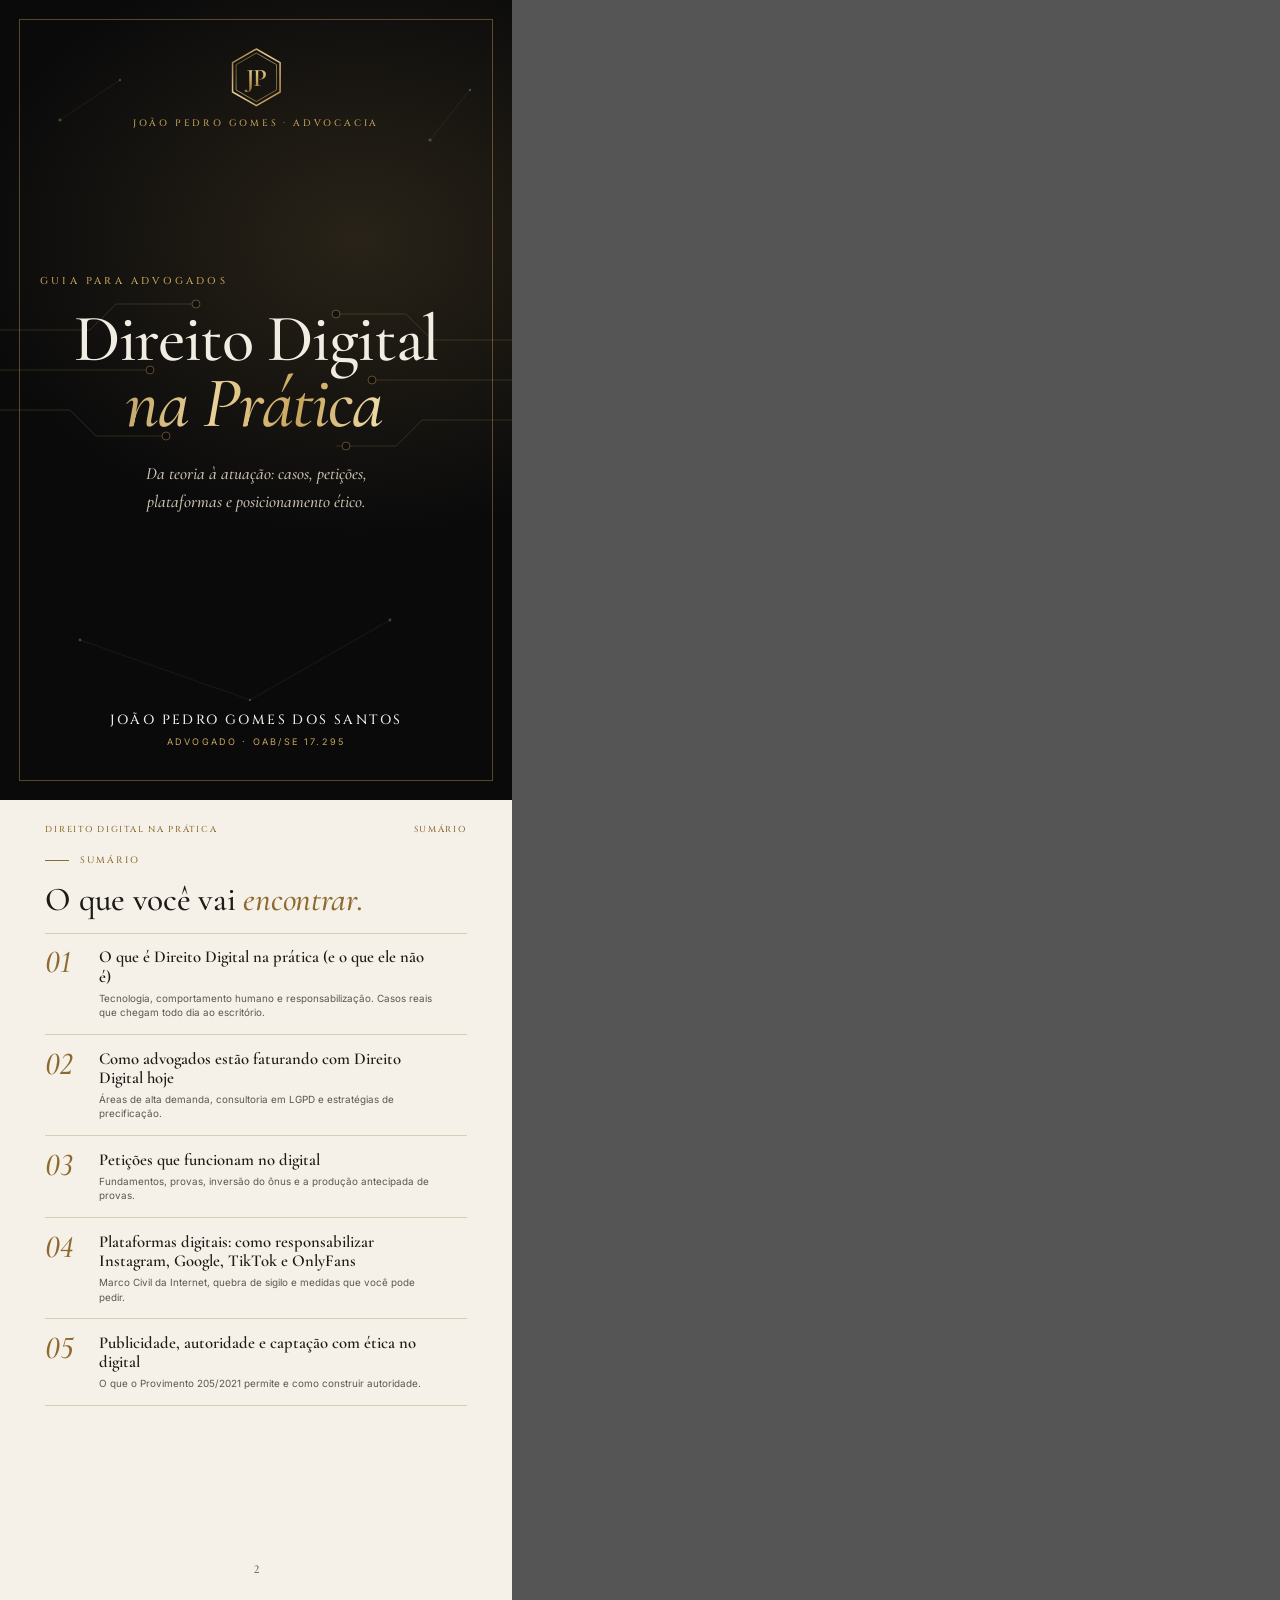
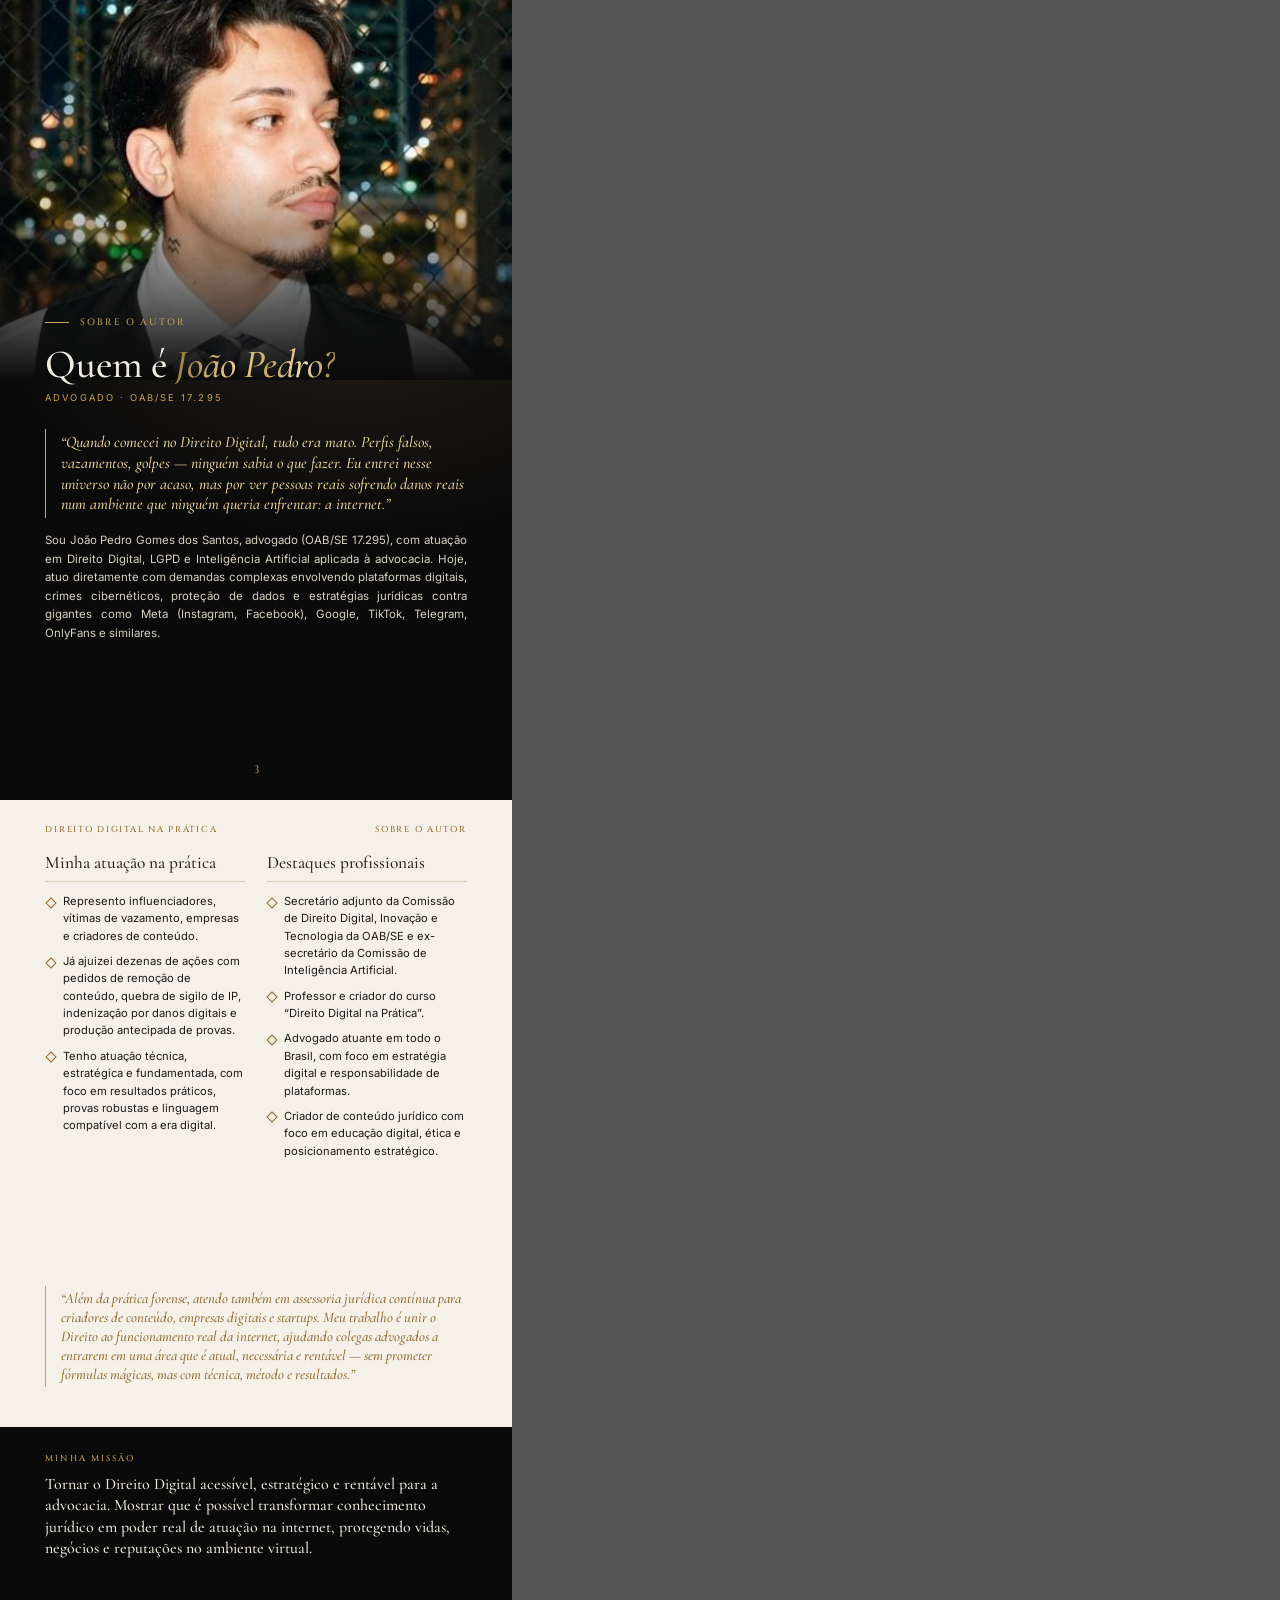
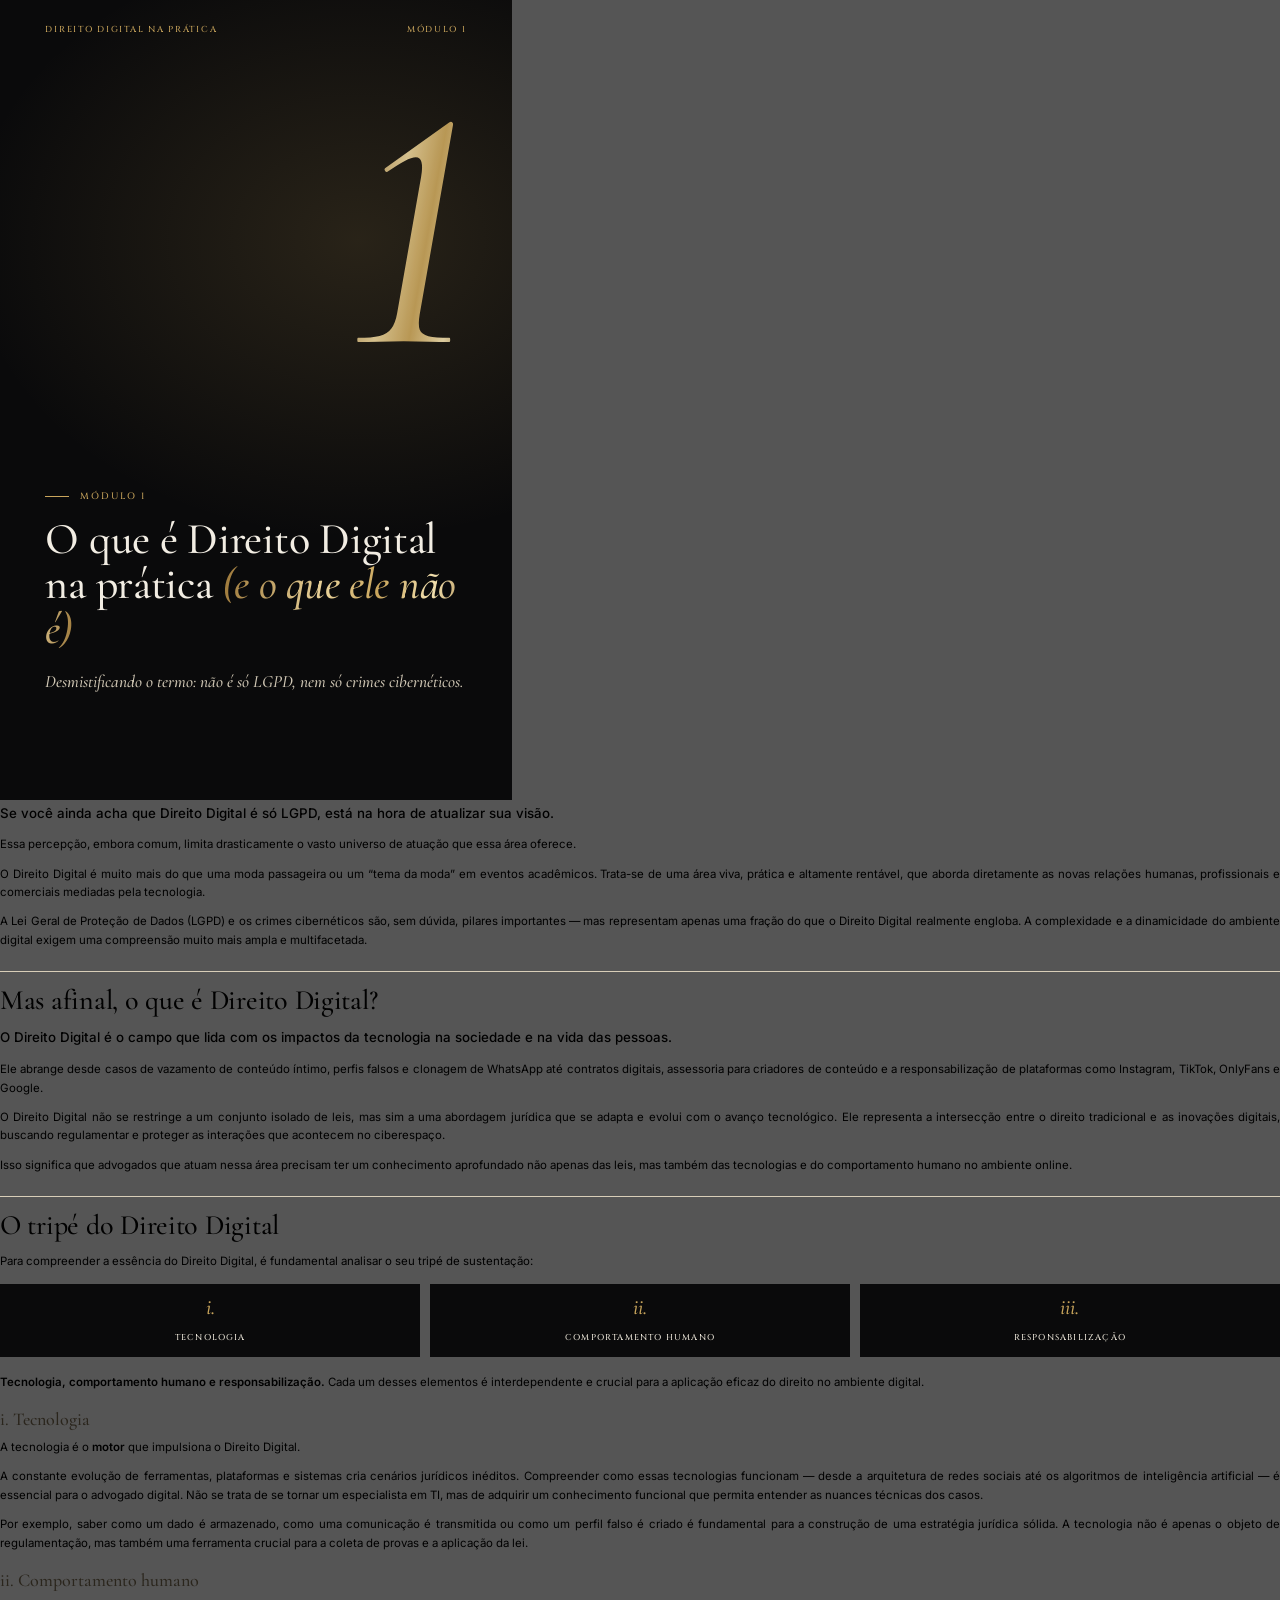
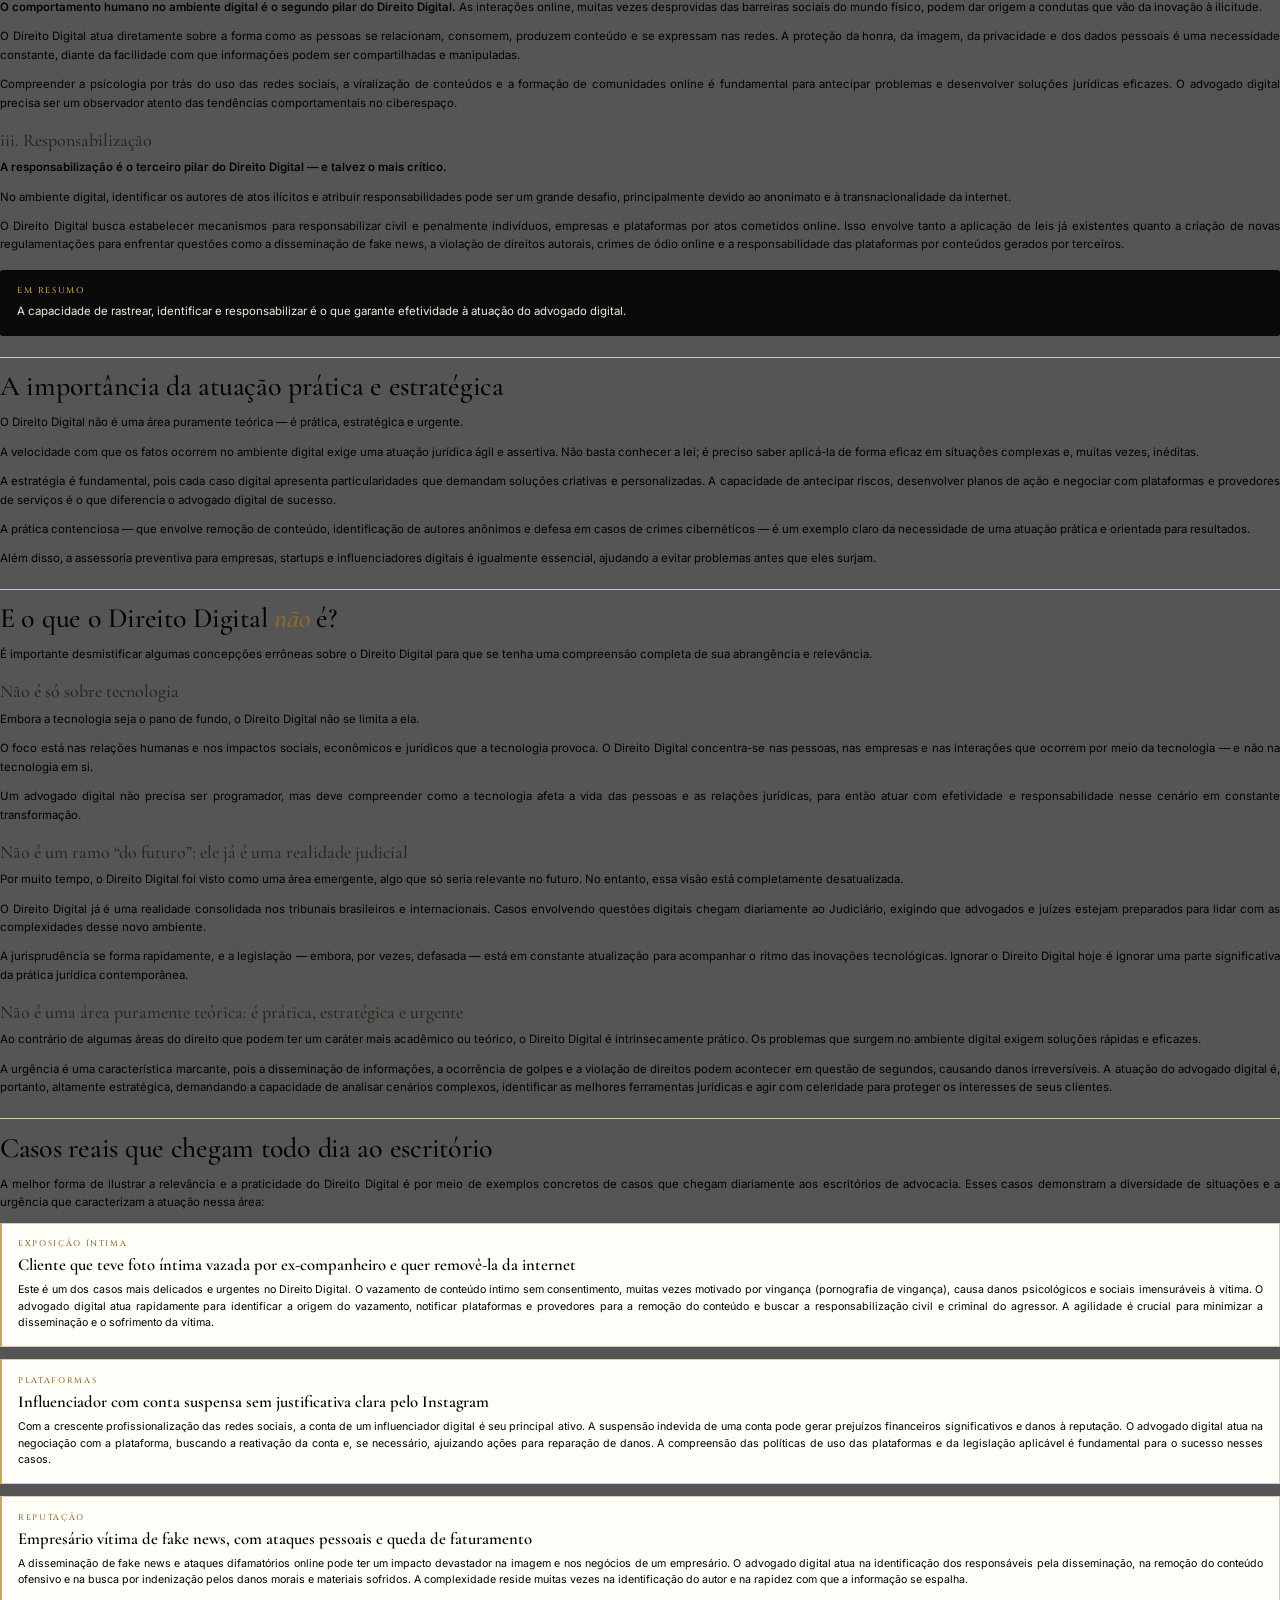
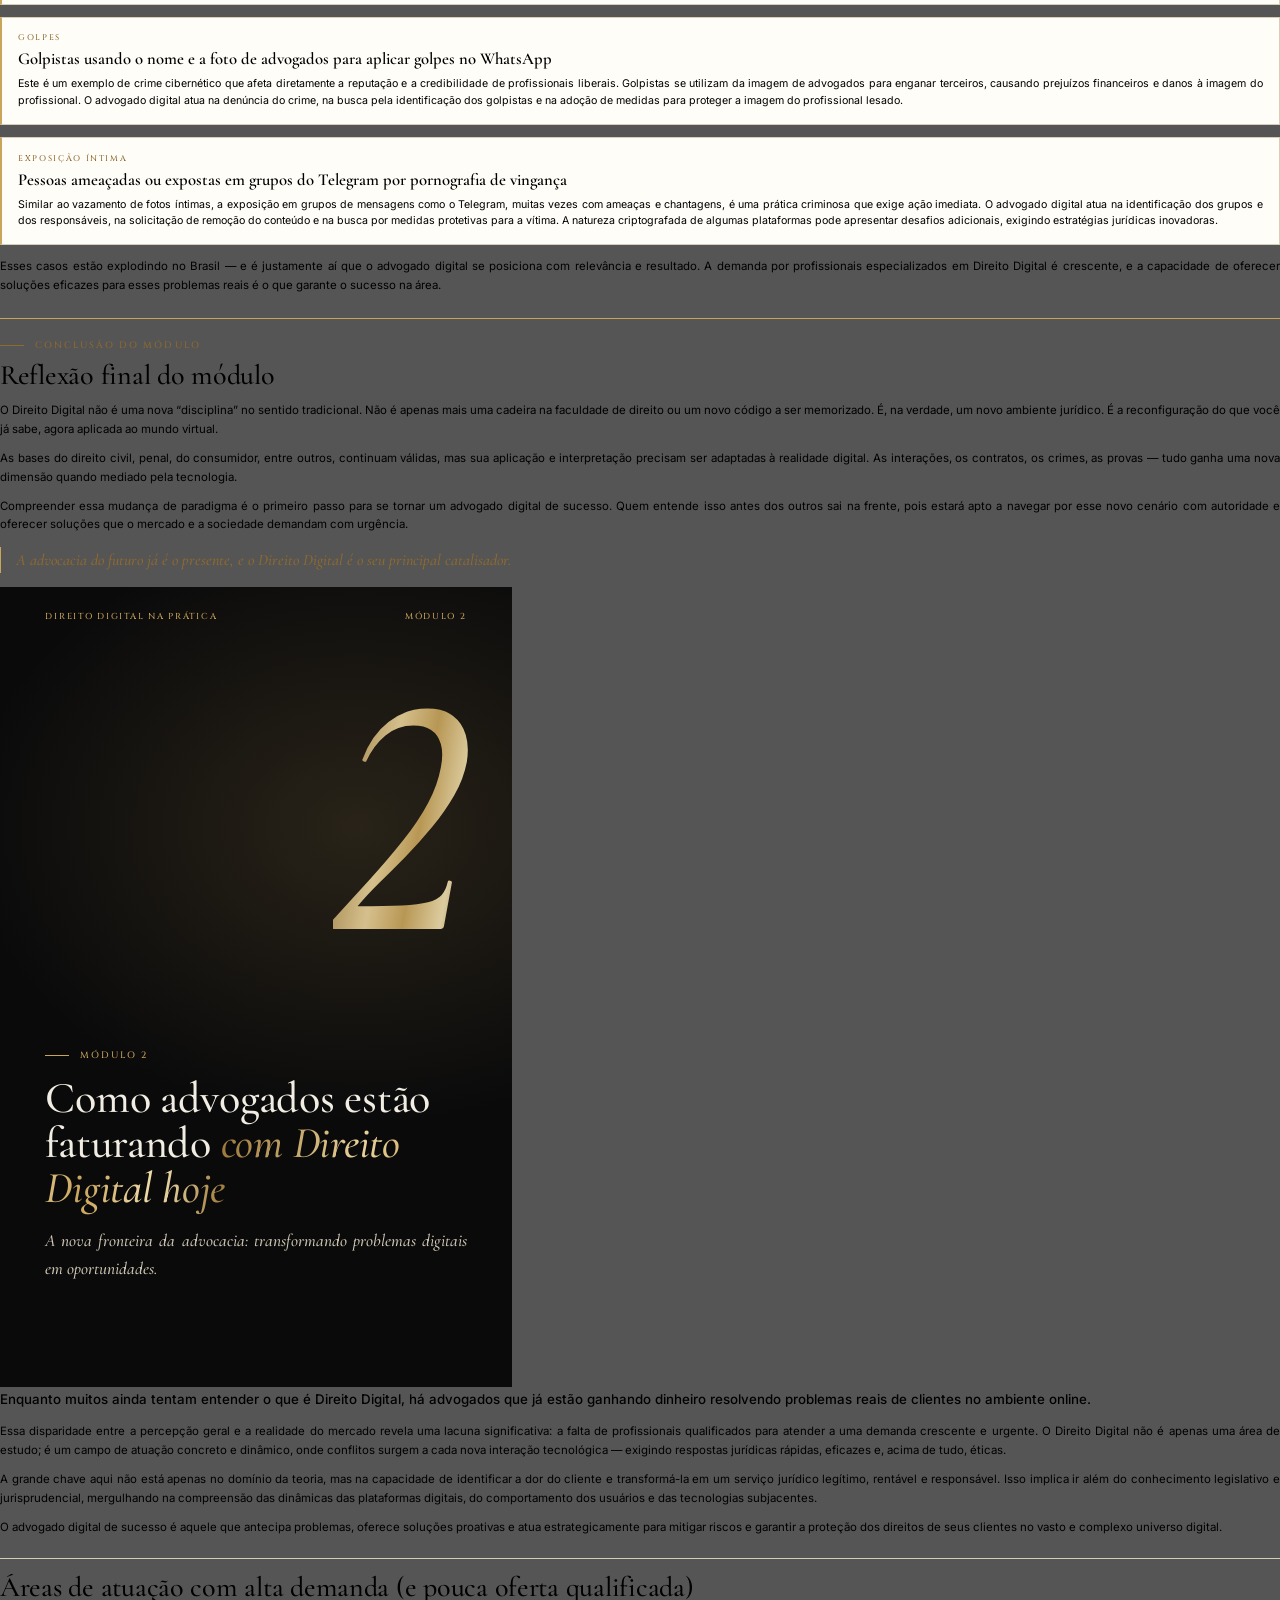
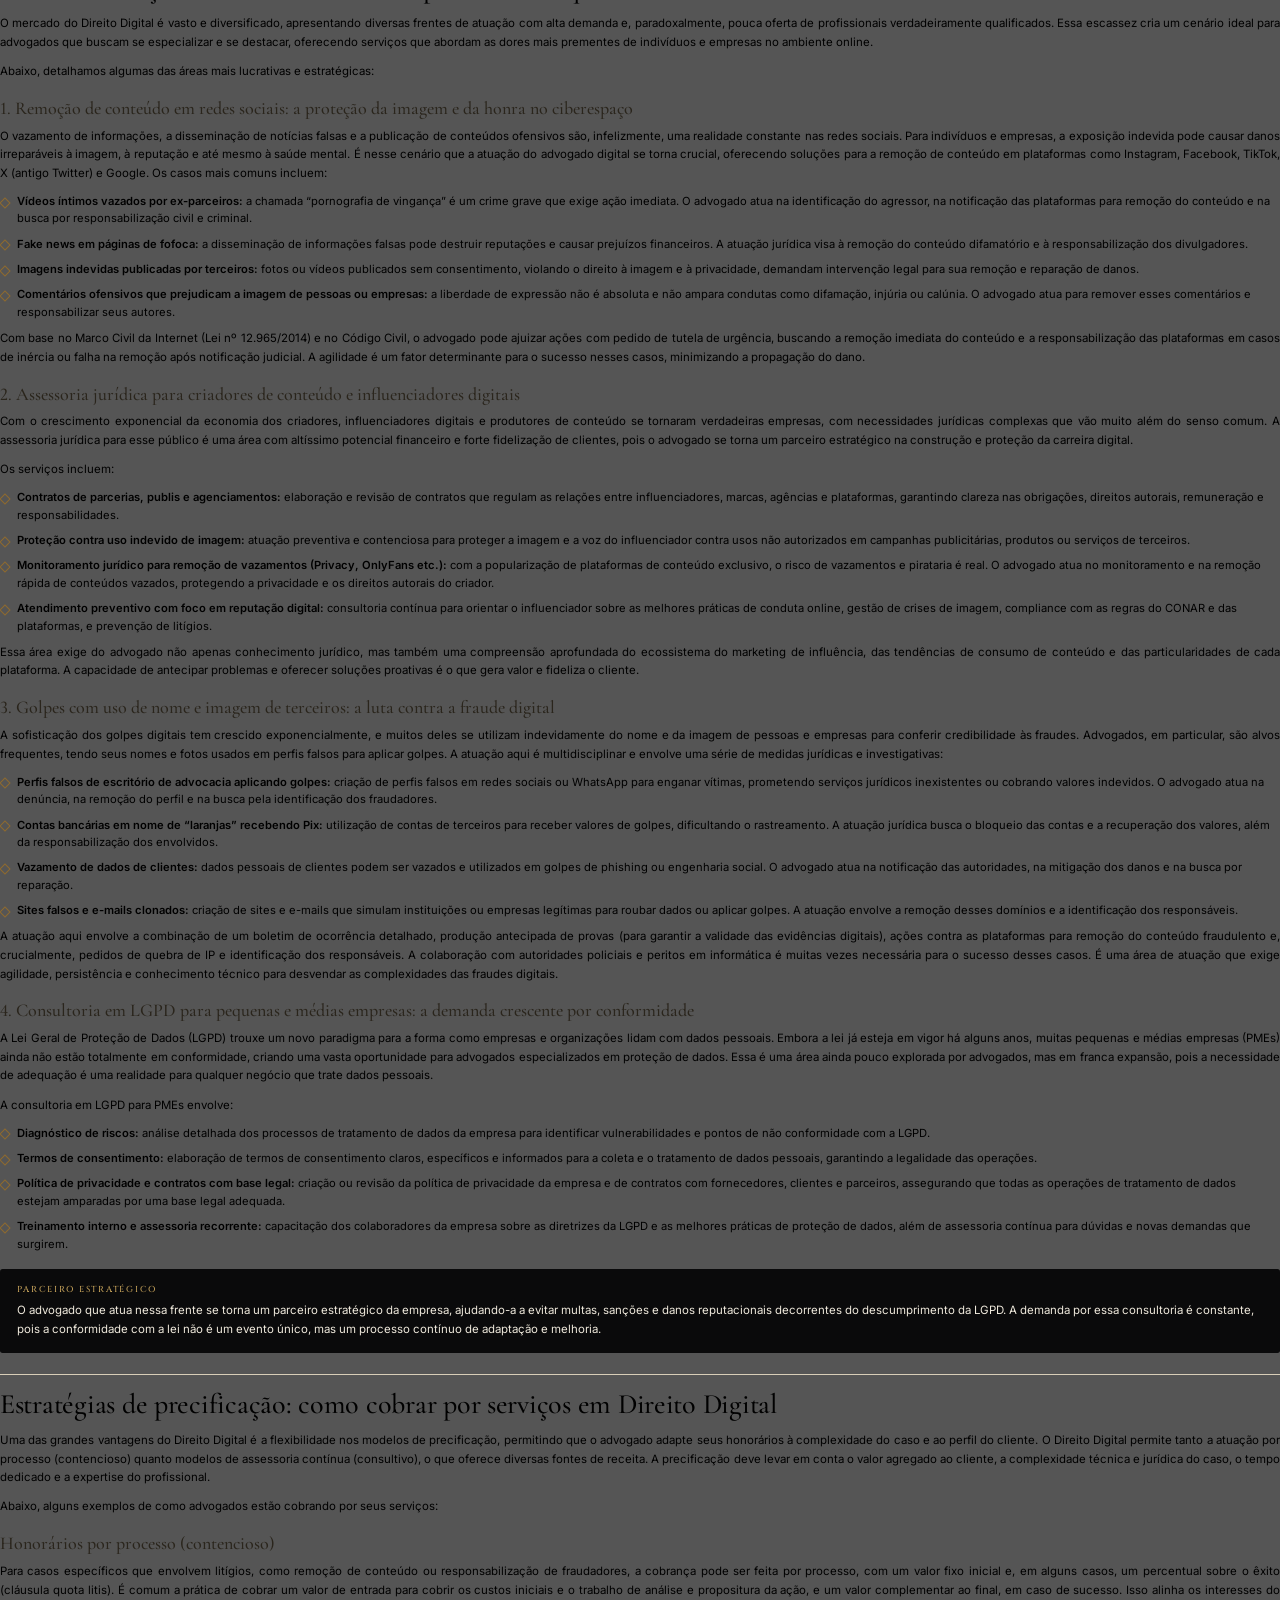
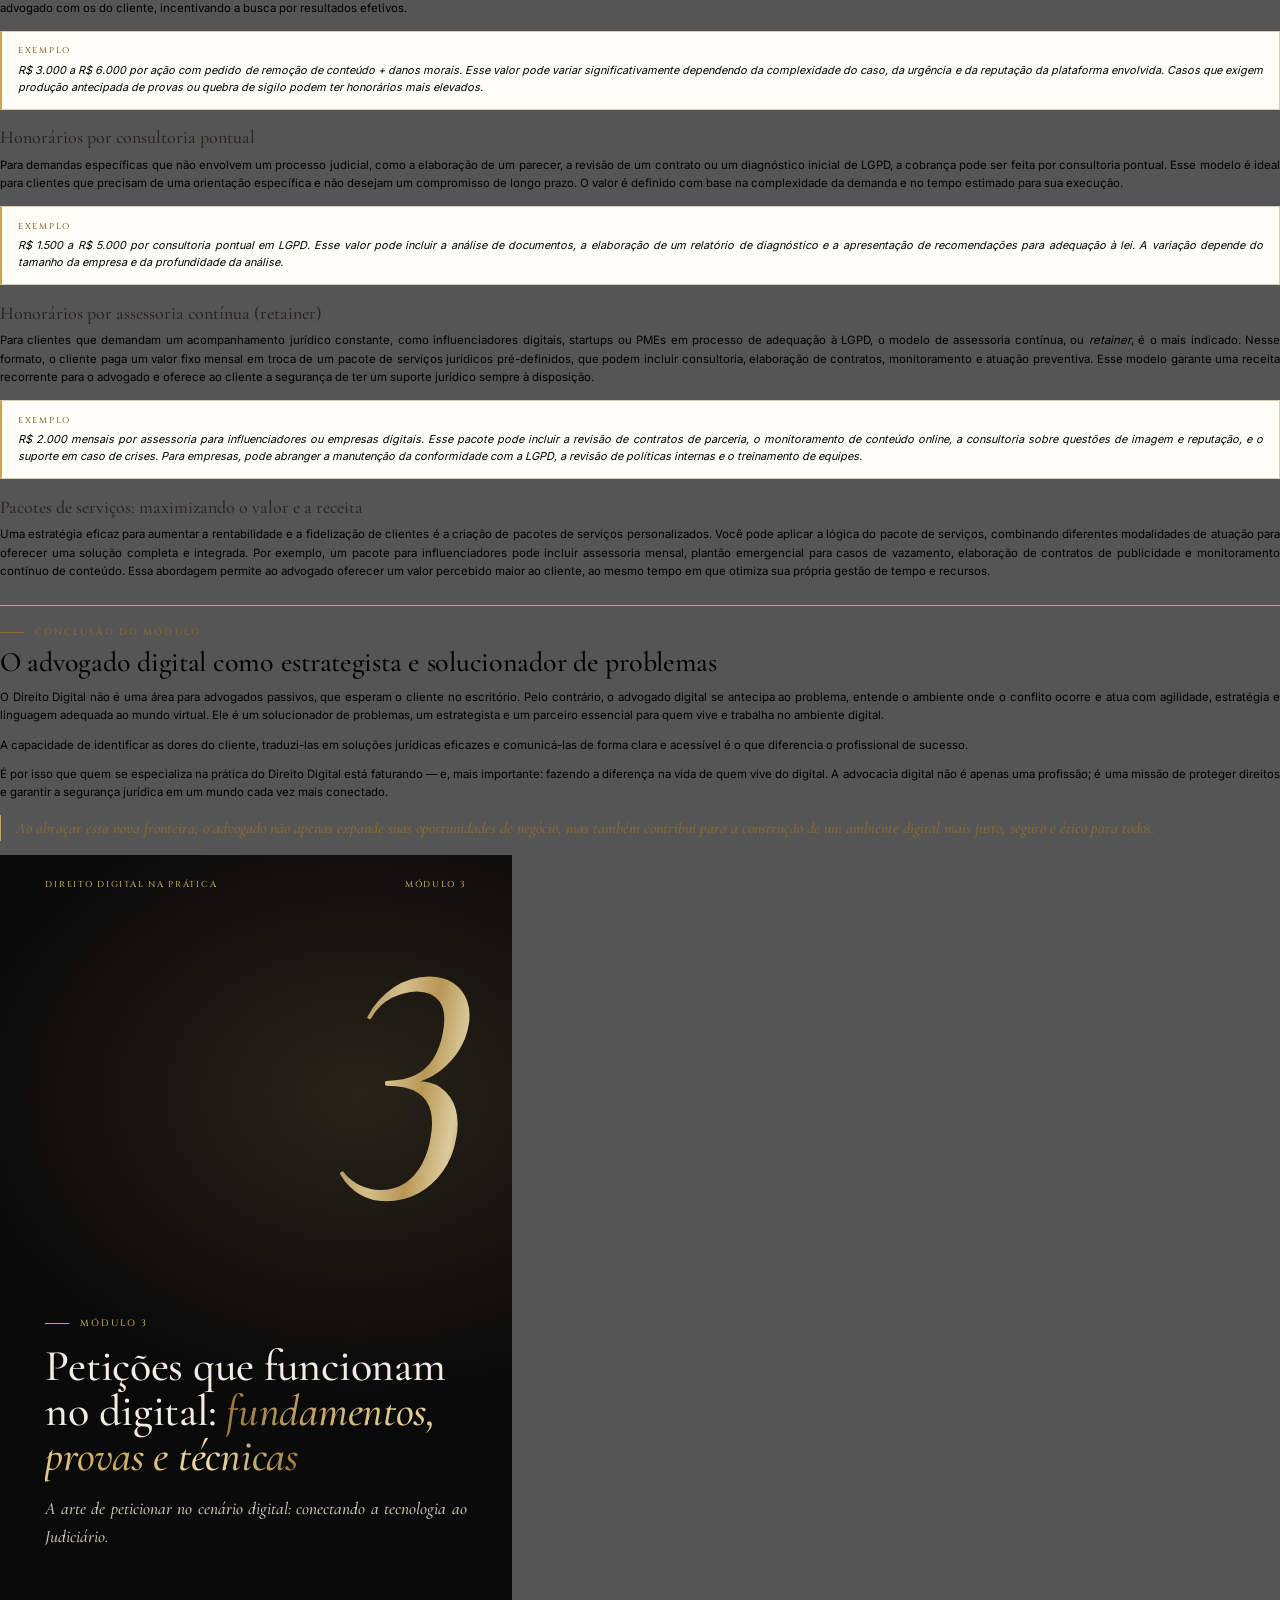
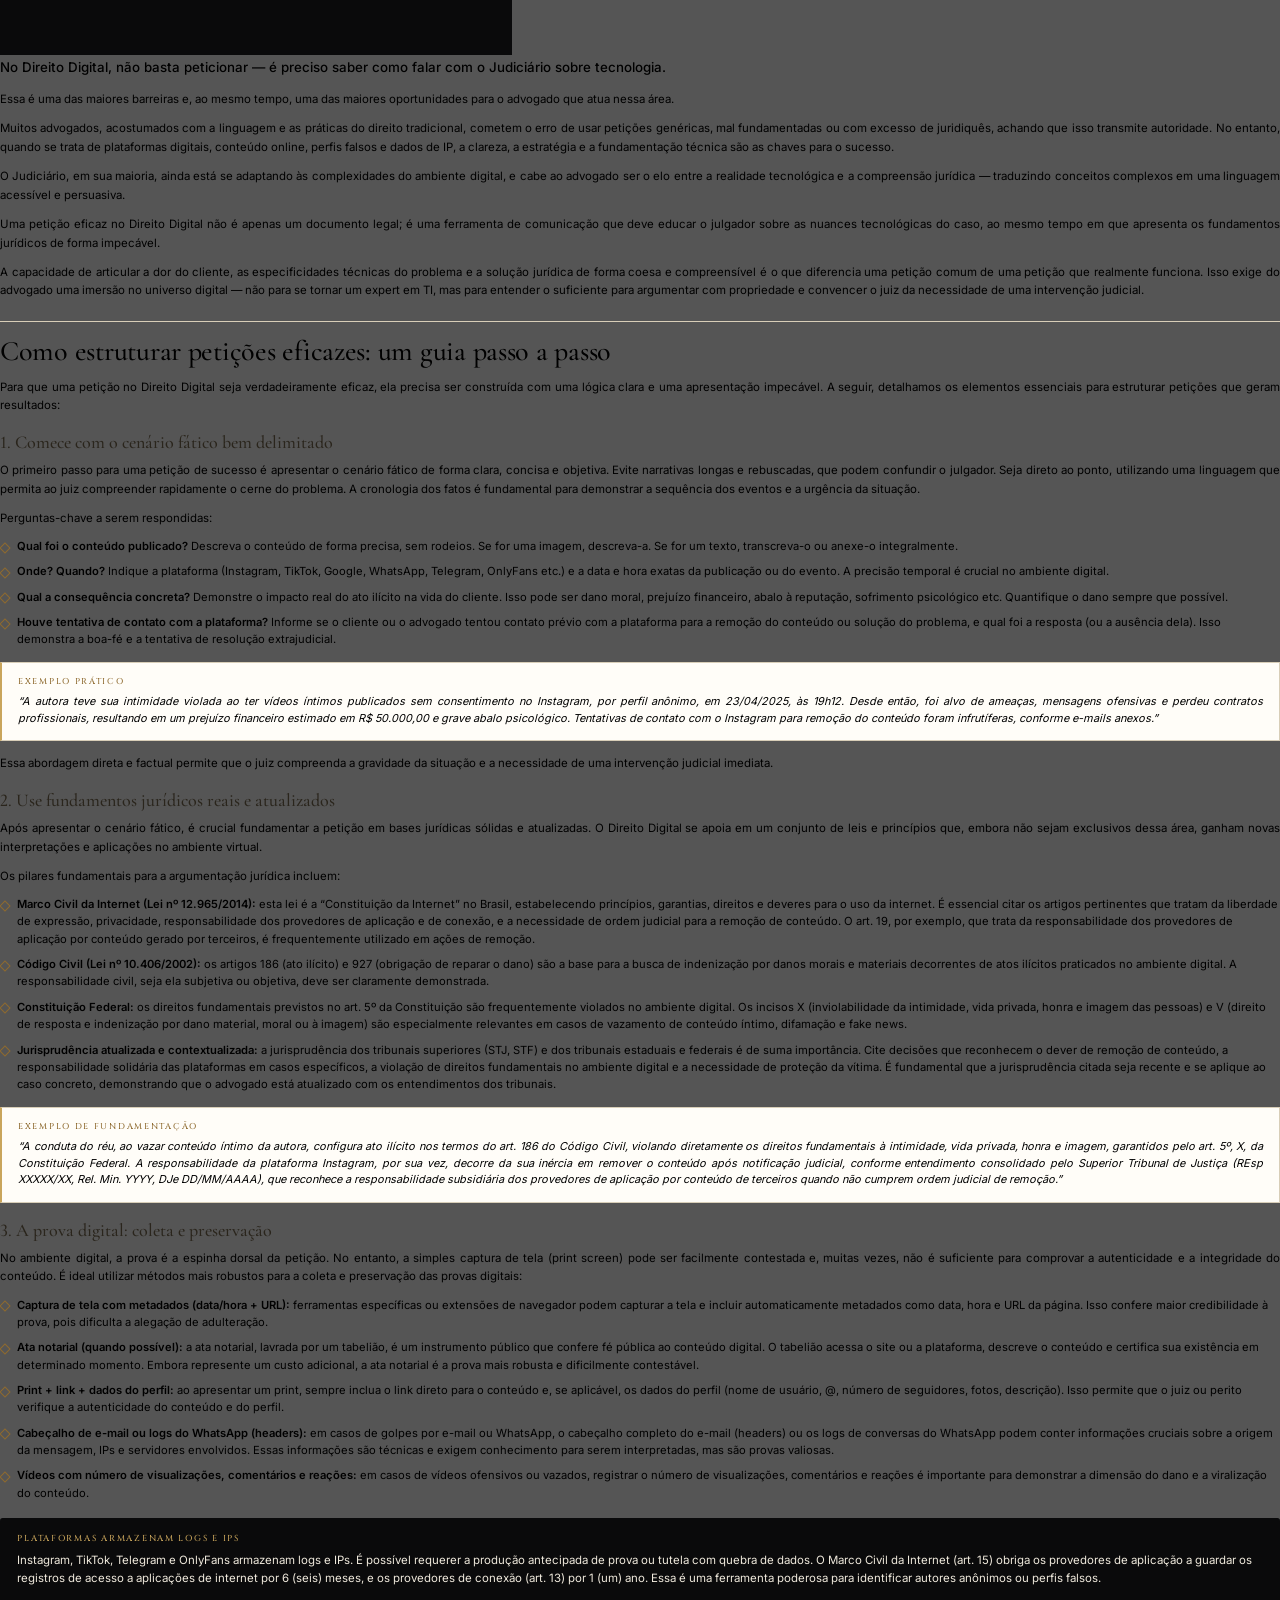
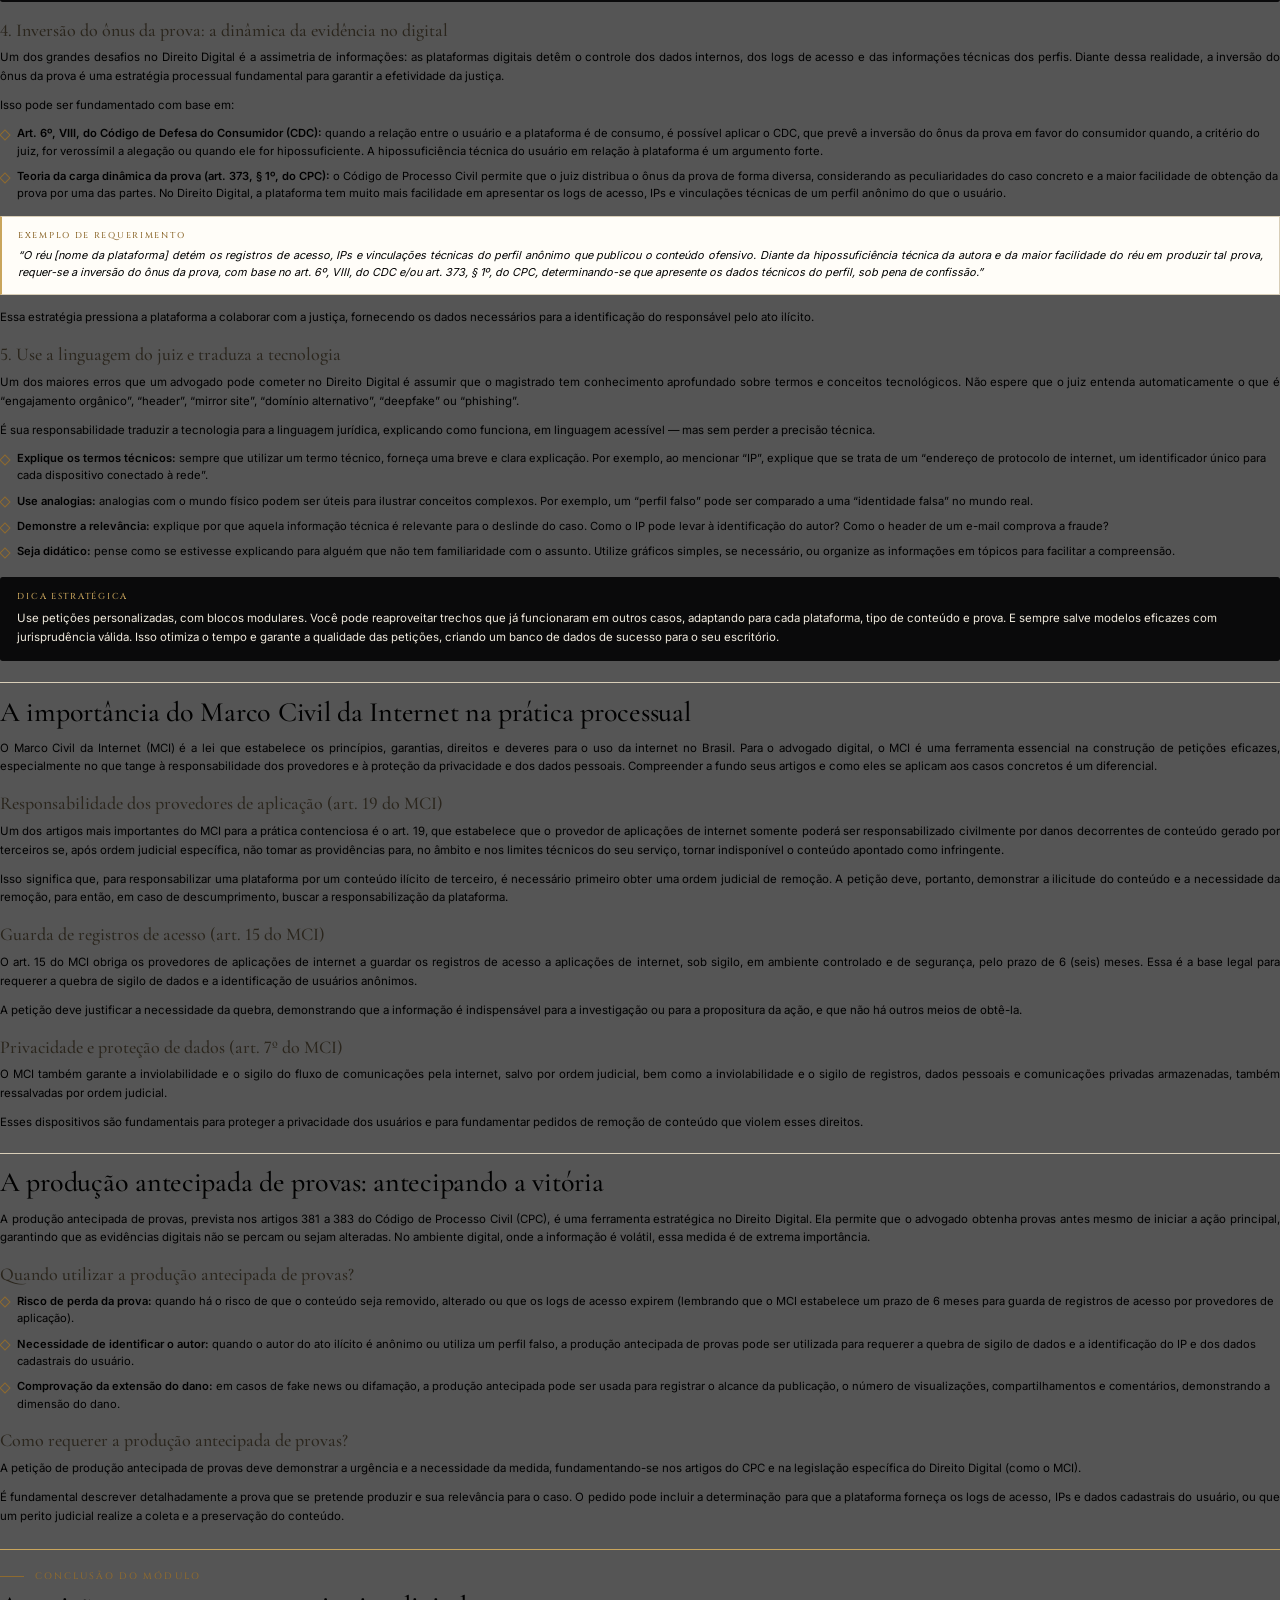
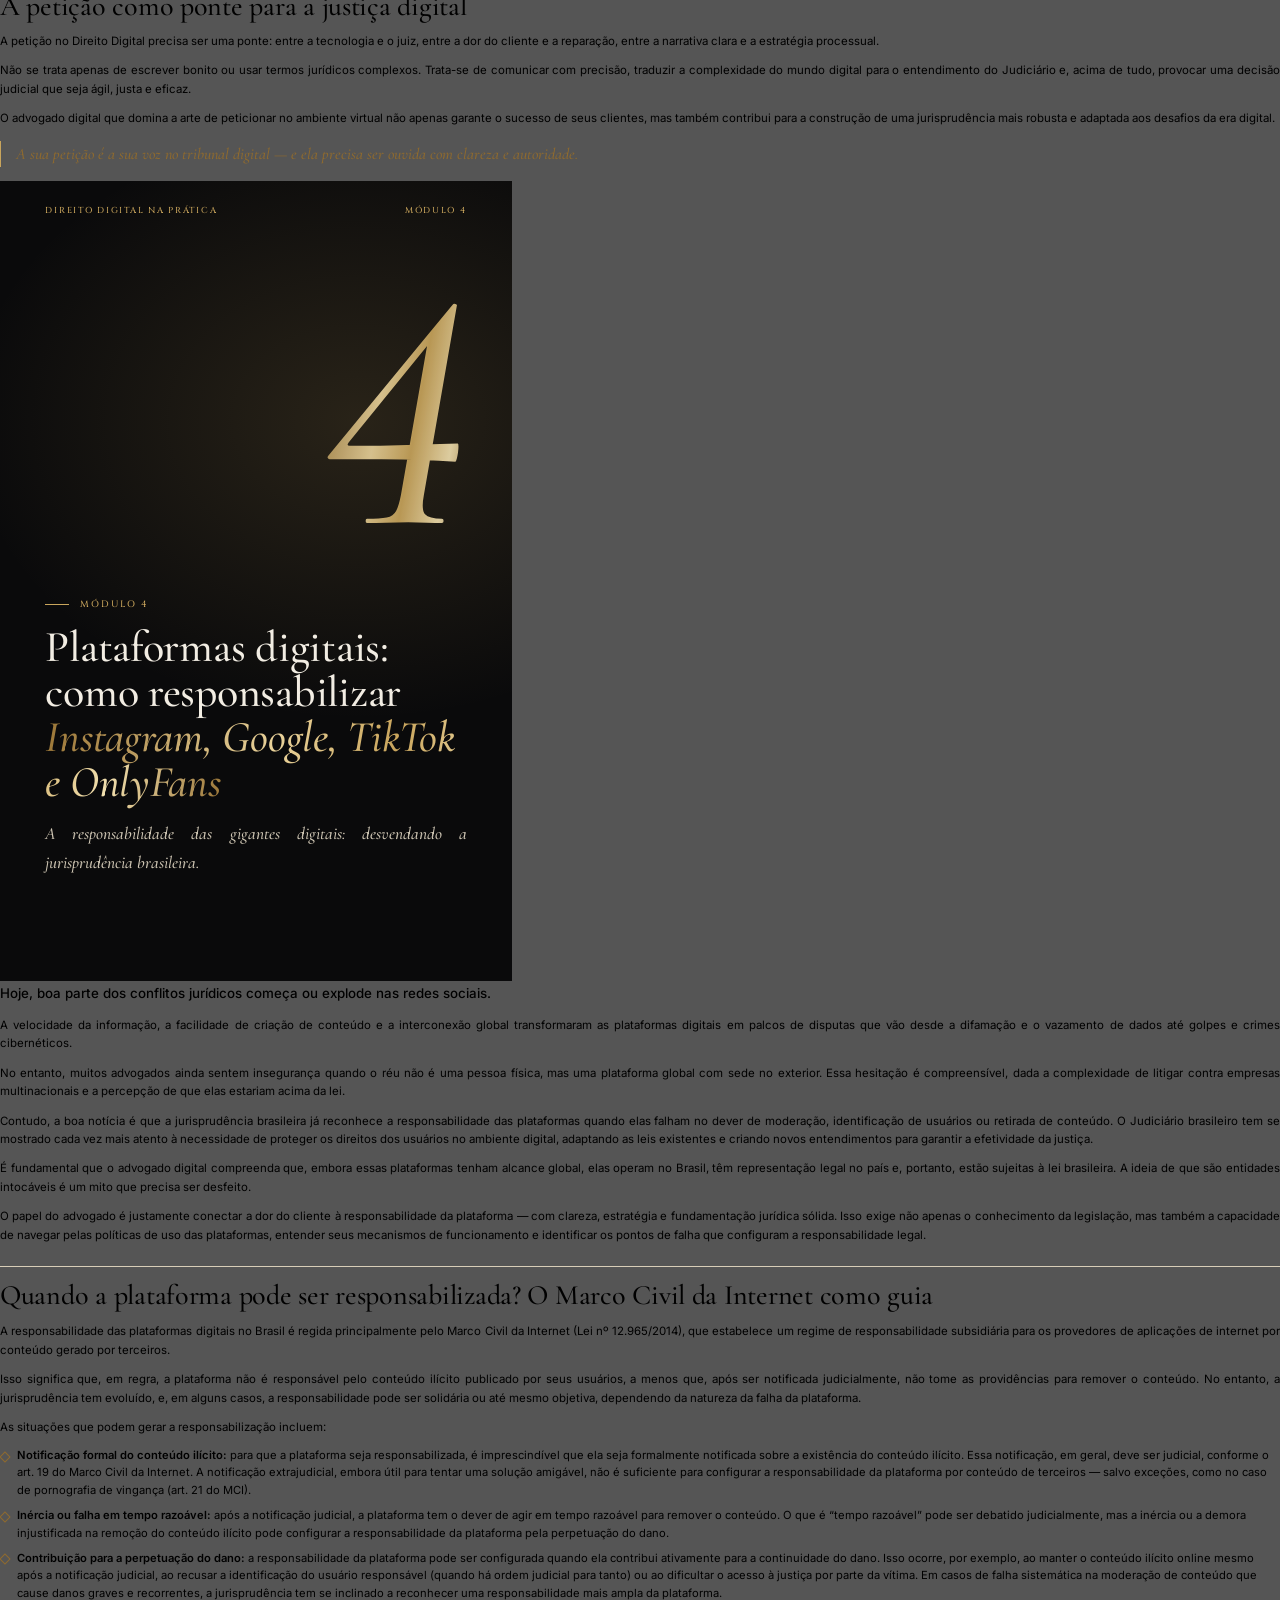
<file: ebook/ebook.html>
<!DOCTYPE html>
<html lang="pt-BR">
<head>
<meta charset="UTF-8">
<title>Direito Digital na Prática — João Pedro Gomes</title>
<style>
/* Fontes do site (servido a partir da raiz do repositório) */
@font-face { font-family: "CG"; font-weight: 500; src: url("../site/assets/fonts/cormorant-garamond-latin-500-normal.woff2"); }
@font-face { font-family: "CG"; font-weight: 500; font-style: italic; src: url("../site/assets/fonts/cormorant-garamond-latin-500-italic.woff2"); }
@font-face { font-family: "CG"; font-weight: 600; src: url("../site/assets/fonts/cormorant-garamond-latin-600-normal.woff2"); }
@font-face { font-family: "CZ"; font-weight: 500; src: url("../site/assets/fonts/cinzel-latin-500-normal.woff2"); }
@font-face { font-family: "IN"; font-weight: 400; src: url("../site/assets/fonts/inter-latin-400-normal.woff2"); }
@font-face { font-family: "IN"; font-weight: 500; src: url("../site/assets/fonts/inter-latin-500-normal.woff2"); }
@font-face { font-family: "IN"; font-weight: 600; src: url("../site/assets/fonts/inter-latin-600-normal.woff2"); }

@page { size: 384pt 600pt; margin: 0; }
:root {
  --ink: #0a0a0b; --ink2: #131315; --ink3: #1b1b1e;
  --gold: #c9a55c; --gold-hi: #ead39b; --gold-lo: #8e6a2f;
  --paper: #f5f1e8; --paper2: #ebe4d4; --text: #1d1b17; --muted: #5d574b; --line: #d8ceb8;
  --grad: linear-gradient(100deg, #9a7536, #e9d29a 40%, #c9a55c 60%, #f1dfae 80%, #9a7536);
}
* { margin: 0; padding: 0; box-sizing: border-box; }
html, body { background: #555; }
body { font-family: "IN", Arial, sans-serif; -webkit-print-color-adjust: exact; print-color-adjust: exact; }
.page { position: relative; width: 384pt; height: 600pt; overflow: hidden; page-break-after: always; break-after: page; background: var(--paper); color: var(--text); }
.page:last-child { page-break-after: auto; }

/* ---------- elementos comuns ---------- */
.dark { background: radial-gradient(420pt 320pt at 70% 30%, rgba(201,165,92,.16), transparent 70%), var(--ink); color: #f2ede3; }
.inner { position: absolute; inset: 40pt 34pt 46pt; }
.runhead { position: absolute; top: 18pt; left: 34pt; right: 34pt; display: flex; justify-content: space-between; font-family: "CZ"; font-size: 6.5pt; letter-spacing: .2em; text-transform: uppercase; color: var(--gold-lo); }
.folio { position: absolute; bottom: 18pt; left: 0; right: 0; text-align: center; font-family: "CG"; font-size: 9pt; color: var(--muted); }
.dark .folio, .dark .runhead { color: var(--gold); }
.eyebrow { display: flex; align-items: center; gap: 8pt; font-family: "CZ"; font-size: 7pt; letter-spacing: .22em; text-transform: uppercase; color: var(--gold-lo); margin-bottom: 10pt; }
.eyebrow::before { content: ""; width: 18pt; height: .6pt; background: currentColor; }
.dark .eyebrow { color: var(--gold); }
h1, h2, h3 { font-family: "CG"; font-weight: 500; line-height: 1.05; }
h1, h2, h3, .toc .n, .opener .num, .folio, .tripod i { font-variant-numeric: lining-nums; }
h2 { font-size: 25pt; margin-bottom: 12pt; letter-spacing: -.2pt; }
h2 em, h1 em { font-style: italic; color: var(--gold-lo); }
.dark h2 em, .dark h1 em, .gold { background: var(--grad); -webkit-background-clip: text; background-clip: text; color: transparent; font-style: italic; }
h3 { font-size: 15pt; margin: 14pt 0 6pt; }
p { font-size: 8.6pt; line-height: 1.62; margin-bottom: 8pt; text-align: justify; hyphens: auto; }
.lead { font-size: 10pt; line-height: 1.55; font-weight: 500; text-align: left; }
.rule { height: .6pt; background: var(--line); margin: 12pt 0; }
ul.list { list-style: none; margin: 4pt 0 8pt; }
ul.list li { position: relative; padding-left: 13pt; font-size: 8.4pt; line-height: 1.55; margin-bottom: 6pt; }
ul.list li::before { content: ""; position: absolute; left: 1pt; top: 4.2pt; width: 4.5pt; height: 4.5pt; border: .7pt solid var(--gold-lo); transform: rotate(45deg); }
.dark ul.list li::before { border-color: var(--gold); }
blockquote { margin: 10pt 0; padding: 2pt 0 2pt 11pt; border-left: 1pt solid var(--gold); font-family: "CG"; font-style: italic; font-size: 12pt; line-height: 1.3; color: var(--gold-lo); }
.dark blockquote { color: var(--gold-hi); }
.hex { width: 30pt; height: 35pt; }
.callout { margin: 12pt 0; padding: 11pt 13pt; background: var(--ink); color: #efe9dc; border-radius: 2pt; }
.callout p { margin: 0; text-align: left; color: #efe9dc; }
.callout .k { display: block; font-family: "CZ"; font-size: 6.5pt; letter-spacing: .2em; color: var(--gold); margin-bottom: 5pt; }

/* ---------- capa ---------- */
.cover .net { position: absolute; inset: 0; opacity: .55; }
.cover .brand { position: absolute; top: 36pt; left: 0; right: 0; display: flex; flex-direction: column; align-items: center; gap: 8pt; }
.cover .brand span { font-family: "CZ"; font-size: 7pt; letter-spacing: .3em; color: var(--gold); }
.cover .title { position: absolute; left: 30pt; right: 30pt; top: 205pt; text-align: center; }
.cover .kicker { font-family: "CZ"; font-size: 7.5pt; letter-spacing: .32em; color: var(--gold); margin-bottom: 14pt; }
.cover h1 { font-size: 50pt; line-height: .92; letter-spacing: -1pt; }
.cover h1 .gold { display: block; font-size: 54pt; padding-right: 4pt; }
.cover .sub { text-wrap: balance; margin-top: 18pt; font-family: "CG"; font-style: italic; font-size: 13pt; color: #cfc6b4; text-align: center; }
.cover .author { position: absolute; bottom: 40pt; left: 0; right: 0; text-align: center; }
.cover .author b { display: block; font-family: "CZ"; font-weight: 500; font-size: 10pt; letter-spacing: .18em; }
.cover .author small { display: block; margin-top: 5pt; font-size: 6.8pt; letter-spacing: .24em; color: var(--gold); text-transform: uppercase; }
.cover .frame { position: absolute; inset: 14pt; border: .6pt solid rgba(201,165,92,.4); }

/* ---------- sumário ---------- */
.toc li { list-style: none; display: grid; grid-template-columns: 34pt 1fr 20pt; gap: 6pt; padding: 11pt 0; border-top: .6pt solid var(--line); }
.toc li:last-child { border-bottom: .6pt solid var(--line); }
.toc .n { font-family: "CG"; font-style: italic; font-size: 24pt; line-height: .9; color: var(--gold-lo); }
.toc b { display: block; font-family: "CG"; font-weight: 600; font-size: 12.5pt; line-height: 1.15; }
.toc small { display: block; margin-top: 3pt; font-size: 7.4pt; line-height: 1.45; color: var(--muted); }

/* ---------- autor ---------- */
.author-photo { position: absolute; top: 0; left: 0; right: 0; height: 285pt; overflow: hidden; }
.author-photo img { width: 100%; height: 100%; object-fit: cover; object-position: 50% 22%; }
.author-photo::after { content: ""; position: absolute; inset: 0; background: linear-gradient(180deg, transparent 45%, var(--ink) 100%); }
.author-head { position: absolute; top: 236pt; left: 34pt; right: 34pt; }
.author-head h2 { font-size: 30pt; margin-bottom: 4pt; }
.author-head .oab { font-size: 7pt; letter-spacing: .22em; color: var(--gold); text-transform: uppercase; }
.author-body { position: absolute; top: 312pt; left: 34pt; right: 34pt; }
.author-body p { color: #d8d1c3; }
.cols { display: grid; grid-template-columns: 1fr 1fr; gap: 16pt; }
.cols h3 { font-size: 13pt; margin-top: 0; border-bottom: .6pt solid var(--line); padding-bottom: 6pt; margin-bottom: 8pt; }
.mission { position: absolute; left: 0; right: 0; bottom: 0; padding: 20pt 34pt 30pt; background: var(--ink); color: #efe9dc; }
.mission .k { font-family: "CZ"; font-size: 6.5pt; letter-spacing: .24em; color: var(--gold); margin-bottom: 7pt; display: block; }
.mission p { color: #efe9dc; font-family: "CG"; font-size: 12pt; line-height: 1.35; text-align: left; margin: 0; }

/* ---------- abertura de módulo ---------- */
.opener .num { position: absolute; right: 30pt; top: 70pt; font-family: "CG"; font-style: italic; font-size: 260pt; line-height: .8; background: var(--grad); -webkit-background-clip: text; background-clip: text; color: transparent; opacity: .9; }
.opener .txt { position: absolute; left: 34pt; right: 34pt; bottom: 70pt; }
.opener h2 { font-size: 33pt; line-height: 1.02; margin-bottom: 12pt; }
.opener .tagline { font-family: "CG"; font-style: italic; font-size: 13pt; color: #cfc6b4; }
.opener .circ { position: absolute; left: 0; top: 70pt; width: 230pt; opacity: .7; }

/* ---------- casos ---------- */
.case { padding: 11pt 12pt 3pt; margin-bottom: 9pt; background: #fffdf8; border: .6pt solid var(--line); border-left: 2pt solid var(--gold); }
.case .tag { font-family: "CZ"; font-size: 6.2pt; letter-spacing: .2em; color: var(--gold-lo); margin-bottom: 4pt; }
.case b { display: block; font-family: "CG"; font-weight: 600; font-size: 12.5pt; line-height: 1.15; margin-bottom: 5pt; }
.case p { font-size: 8pt; line-height: 1.55; }

/* ---------- tripé ---------- */
.tripod { display: grid; grid-template-columns: repeat(3, 1fr); gap: 7pt; margin: 10pt 0 12pt; }
.tripod div { padding: 10pt 8pt; background: var(--ink); color: #efe9dc; text-align: center; }
.tripod i { display: block; font-family: "CG"; font-size: 16pt; color: var(--gold); font-style: italic; line-height: 1; margin-bottom: 4pt; }
.tripod span { font-family: "CZ"; font-size: 6.4pt; letter-spacing: .14em; }

/* ---------- texto corrido (páginas geradas) ---------- */
.inner > :first-child { margin-top: 0 !important; }
h2.sec { font-size: 21pt; line-height: 1.08; margin: 16pt 0 9pt; padding-top: 10pt; border-top: .6pt solid var(--line); }
.inner > h2.sec:first-child { border-top: 0; padding-top: 0; }
h3 { font-size: 13.5pt; line-height: 1.15; margin: 13pt 0 6pt; color: #2a251c; }
ul.list { margin: 0 0 2pt; }
.lead { margin: 2pt 0 9pt; }
.callout { break-inside: avoid; }
.example { margin: 10pt 0; padding: 10pt 12pt; background: #fffdf8; border: .6pt solid var(--line); border-left: 2pt solid var(--gold); }
.example .k { display: block; font-family: "CZ"; font-size: 6.4pt; letter-spacing: .2em; text-transform: uppercase; color: var(--gold-lo); margin-bottom: 4pt; }
.example p { margin: 0; font-size: 8.2pt; font-style: italic; line-height: 1.55; }
.concl { margin: 18pt 0 8pt; padding: 14pt 0 0; border-top: 1.2pt solid var(--gold); }
.concl .eyebrow { margin-bottom: 6pt; }
.concl h2 { font-size: 21pt; margin: 0; }
.case { break-inside: avoid; }
.toc .pg { font-family: "CG"; font-size: 12pt; color: var(--gold-lo); text-align: right; align-self: start; }

/* ---------- página final ---------- */
.final .rings { position: absolute; width: 520pt; left: 50%; top: 40pt; transform: translateX(-50%); }
.final-txt { position: absolute; left: 34pt; right: 34pt; top: 150pt; text-align: center; }
.final-txt .hex { margin: 0 auto 16pt; display: block; }
.final-txt h2 { font-size: 38pt; margin-bottom: 12pt; }
.final-txt p { text-align: center; color: #cfc6b4; font-size: 9.5pt; }
.final .links { display: flex; flex-direction: column; gap: 10pt; margin-top: 22pt; }
.final .links span { display: block; padding: 10pt; border: .6pt solid rgba(201,165,92,.45); font-family: "CG"; font-size: 15pt; color: #f2ede3; }
.final .links small { display: block; font-family: "CZ"; font-size: 6.2pt; letter-spacing: .24em; color: var(--gold); margin-bottom: 3pt; }
.final-foot { position: absolute; left: 34pt; right: 34pt; bottom: 30pt; text-align: center; font-size: 6.6pt; line-height: 1.6; color: #8f897c; }
</style>
</head>
<body>

<!-- Sprite: logo -->
<svg width="0" height="0" style="position:absolute">
  <defs>
    <linearGradient id="gs" x1="0" y1="0" x2="1" y2="1"><stop offset="0" stop-color="#8e6a2f"/><stop offset=".45" stop-color="#ead39b"/><stop offset="1" stop-color="#a67f3b"/></linearGradient>
    <linearGradient id="gf" x1="0" y1="0" x2="0" y2="1"><stop offset="0" stop-color="#f1dfae"/><stop offset=".55" stop-color="#c9a55c"/><stop offset="1" stop-color="#8e6a2f"/></linearGradient>
  </defs>
  <symbol id="logo" viewBox="0 0 100 116">
    <path d="M50 2 97 29v58l-47 27L3 87V29z" fill="none" stroke="url(#gs)" stroke-width="3"/>
    <path d="M50 10 90 33v50l-40 23-40-23V33z" fill="none" stroke="url(#gs)" stroke-width="1.2"/>
    <text x="50" y="75" text-anchor="middle" font-family="CG" font-weight="600" font-size="50" fill="url(#gf)" letter-spacing="-2">JP</text>
  </symbol>
</svg>

<!-- ===================== 1. CAPA ===================== -->
<section class="page dark cover">
  <svg class="net" viewBox="0 0 512 800" preserveAspectRatio="xMidYMid slice">
    <g fill="none" stroke="#c9a55c" stroke-opacity=".35" stroke-width="1">
      <path d="M0 330h90l26-26h80"/><path d="M0 370h150"/><path d="M0 410h70l26 26h70"/>
      <path d="M512 340h-80l-26-26h-70"/><path d="M512 380h-140"/><path d="M512 420h-90l-26 26h-60"/>
    </g>
    <g fill="#0a0a0b" stroke="#c9a55c" stroke-opacity=".7"><circle cx="196" cy="304" r="4"/><circle cx="150" cy="370" r="4"/><circle cx="166" cy="436" r="4"/><circle cx="336" cy="314" r="4"/><circle cx="372" cy="380" r="4"/><circle cx="346" cy="446" r="4"/></g>
    <g fill="#ead39b" fill-opacity=".5">
      <circle cx="60" cy="120" r="1.6"/><circle cx="120" cy="80" r="1.2"/><circle cx="430" cy="140" r="1.6"/><circle cx="470" cy="90" r="1.2"/><circle cx="390" cy="620" r="1.4"/><circle cx="80" cy="640" r="1.4"/><circle cx="250" cy="700" r="1.2"/>
    </g>
    <g fill="none" stroke="#c9a55c" stroke-opacity=".18"><path d="M60 120 120 80M430 140 470 90M80 640 250 700 390 620"/></g>
  </svg>
  <div class="frame"></div>
  <div class="brand"><svg class="hex" style="width:38pt;height:44pt"><use href="#logo"/></svg><span>JOÃO PEDRO GOMES · ADVOCACIA</span></div>
  <div class="title">
    <p class="kicker">GUIA PARA ADVOGADOS</p>
    <h1>Direito Digital <span class="gold">na Prática</span></h1>
    <p class="sub">Da teoria à atuação: casos, petições, plataformas e posicionamento ético.</p>
  </div>
  <div class="author"><b>JOÃO PEDRO GOMES DOS SANTOS</b><small>Advogado · OAB/SE 17.295</small></div>
</section>

<!-- ===================== 2. SUMÁRIO ===================== -->
<section class="page">
  <div class="runhead"><span>Direito Digital na Prática</span><span>Sumário</span></div>
  <div class="inner">
    <p class="eyebrow">Sumário</p>
    <h2>O que você vai <em>encontrar.</em></h2>
    <ul class="toc">
      <li><span class="n">01</span><span><b>O que é Direito Digital na prática (e o que ele não é)</b><small>Tecnologia, comportamento humano e responsabilização. Casos reais que chegam todo dia ao escritório.</small></span><span class="pg" data-mod="1"></span></li>
      <li><span class="n">02</span><span><b>Como advogados estão faturando com Direito Digital hoje</b><small>Áreas de alta demanda, consultoria em LGPD e estratégias de precificação.</small></span><span class="pg" data-mod="2"></span></li>
      <li><span class="n">03</span><span><b>Petições que funcionam no digital</b><small>Fundamentos, provas, inversão do ônus e a produção antecipada de provas.</small></span><span class="pg" data-mod="3"></span></li>
      <li><span class="n">04</span><span><b>Plataformas digitais: como responsabilizar Instagram, Google, TikTok e OnlyFans</b><small>Marco Civil da Internet, quebra de sigilo e medidas que você pode pedir.</small></span><span class="pg" data-mod="4"></span></li>
      <li><span class="n">05</span><span><b>Publicidade, autoridade e captação com ética no digital</b><small>O que o Provimento 205/2021 permite e como construir autoridade.</small></span><span class="pg" data-mod="5"></span></li>
    </ul>
  </div>
  <div class="folio">2</div>
</section>

<!-- ===================== 3. QUEM É JOÃO PEDRO (1/2) ===================== -->
<section class="page dark">
  <div class="author-photo"><img src="img/joao-autor.jpg" alt=""></div>
  <div class="author-head">
    <p class="eyebrow">Sobre o autor</p>
    <h2>Quem é <span class="gold">João Pedro?</span></h2>
    <p class="oab">Advogado · OAB/SE 17.295</p>
  </div>
  <div class="author-body">
    <blockquote>“Quando comecei no Direito Digital, tudo era mato. Perfis falsos, vazamentos, golpes — ninguém sabia o que fazer. Eu entrei nesse universo não por acaso, mas por ver pessoas reais sofrendo danos reais num ambiente que ninguém queria enfrentar: a internet.”</blockquote>
    <p>Sou João Pedro Gomes dos Santos, advogado (OAB/SE 17.295), com atuação em Direito Digital, LGPD e Inteligência Artificial aplicada à advocacia. Hoje, atuo diretamente com demandas complexas envolvendo plataformas digitais, crimes cibernéticos, proteção de dados e estratégias jurídicas contra gigantes como Meta (Instagram, Facebook), Google, TikTok, Telegram, OnlyFans e similares.</p>
  </div>
  <div class="folio">3</div>
</section>

<!-- ===================== 4. QUEM É JOÃO PEDRO (2/2) ===================== -->
<section class="page">
  <div class="runhead"><span>Direito Digital na Prática</span><span>Sobre o autor</span></div>
  <div class="inner" style="bottom:150pt; display:flex; flex-direction:column; justify-content:space-between">
    <div class="cols">
      <div>
        <h3>Minha atuação na prática</h3>
        <ul class="list">
          <li>Represento influenciadores, vítimas de vazamento, empresas e criadores de conteúdo.</li>
          <li>Já ajuizei dezenas de ações com pedidos de remoção de conteúdo, quebra de sigilo de IP, indenização por danos digitais e produção antecipada de provas.</li>
          <li>Tenho atuação técnica, estratégica e fundamentada, com foco em resultados práticos, provas robustas e linguagem compatível com a era digital.</li>
        </ul>
      </div>
      <div>
        <h3>Destaques profissionais</h3>
        <ul class="list">
          <li>Secretário adjunto da Comissão de Direito Digital, Inovação e Tecnologia da OAB/SE e ex-secretário da Comissão de Inteligência Artificial.</li>
          <li>Professor e criador do curso “Direito Digital na Prática”.</li>
          <li>Advogado atuante em todo o Brasil, com foco em estratégia digital e responsabilidade de plataformas.</li>
          <li>Criador de conteúdo jurídico com foco em educação digital, ética e posicionamento estratégico.</li>
        </ul>
      </div>
    </div>
    <blockquote style="font-size:11pt">“Além da prática forense, atendo também em assessoria jurídica contínua para criadores de conteúdo, empresas digitais e startups. Meu trabalho é unir o Direito ao funcionamento real da internet, ajudando colegas advogados a entrarem em uma área que é atual, necessária e rentável — sem prometer fórmulas mágicas, mas com técnica, método e resultados.”</blockquote>
  </div>
  <div class="mission">
    <span class="k">MINHA MISSÃO</span>
    <p>Tornar o Direito Digital acessível, estratégico e rentável para a advocacia. Mostrar que é possível transformar conhecimento jurídico em poder real de atuação na internet, protegendo vidas, negócios e reputações no ambiente virtual.</p>
  </div>
</section>

<section class="page dark opener" data-mod-start="1">
  <div class="runhead"><span>Direito Digital na Prática</span><span>Módulo 1</span></div>
  <span class="num">1</span>
  <div class="txt">
    <p class="eyebrow">Módulo 1</p>
    <h2>O que é Direito Digital na prática <span class="gold">(e o que ele não é)</span></h2>
    <p class="tagline">Desmistificando o termo: não é só LGPD, nem só crimes cibernéticos.</p>
  </div>
  <div class="folio"></div>
</section>

<div class="flow" data-mod="1">
<p class="lead">Se você ainda acha que Direito Digital é só LGPD, está na hora de atualizar sua visão.</p>
<p>Essa percepção, embora comum, limita drasticamente o vasto universo de atuação que essa área oferece.</p>
<p>O Direito Digital é muito mais do que uma moda passageira ou um “tema da moda” em eventos acadêmicos. Trata-se de uma área viva, prática e altamente rentável, que aborda diretamente as novas relações humanas, profissionais e comerciais mediadas pela tecnologia.</p>
<p>A Lei Geral de Proteção de Dados (LGPD) e os crimes cibernéticos são, sem dúvida, pilares importantes — mas representam apenas uma fração do que o Direito Digital realmente engloba. A complexidade e a dinamicidade do ambiente digital exigem uma compreensão muito mais ampla e multifacetada.</p>
<h2 class="sec keep">Mas afinal, o que é Direito Digital?</h2>
<p class="lead">O Direito Digital é o campo que lida com os impactos da tecnologia na sociedade e na vida das pessoas.</p>
<p>Ele abrange desde casos de vazamento de conteúdo íntimo, perfis falsos e clonagem de WhatsApp até contratos digitais, assessoria para criadores de conteúdo e a responsabilização de plataformas como Instagram, TikTok, OnlyFans e Google.</p>
<p>O Direito Digital não se restringe a um conjunto isolado de leis, mas sim a uma abordagem jurídica que se adapta e evolui com o avanço tecnológico. Ele representa a intersecção entre o direito tradicional e as inovações digitais, buscando regulamentar e proteger as interações que acontecem no ciberespaço.</p>
<p>Isso significa que advogados que atuam nessa área precisam ter um conhecimento aprofundado não apenas das leis, mas também das tecnologias e do comportamento humano no ambiente online.</p>
<h2 class="sec keep">O tripé do Direito Digital</h2>
<p class="keep">Para compreender a essência do Direito Digital, é fundamental analisar o seu tripé de sustentação:</p>
<div class="tripod"><div><i>i.</i><span>TECNOLOGIA</span></div><div><i>ii.</i><span>COMPORTAMENTO HUMANO</span></div><div><i>iii.</i><span>RESPONSABILIZAÇÃO</span></div></div>
<p><b>Tecnologia, comportamento humano e responsabilização.</b> Cada um desses elementos é interdependente e crucial para a aplicação eficaz do direito no ambiente digital.</p>
<h3 class="keep">i. Tecnologia</h3>
<p>A tecnologia é o <b>motor</b> que impulsiona o Direito Digital.</p>
<p>A constante evolução de ferramentas, plataformas e sistemas cria cenários jurídicos inéditos. Compreender como essas tecnologias funcionam — desde a arquitetura de redes sociais até os algoritmos de inteligência artificial — é essencial para o advogado digital. Não se trata de se tornar um especialista em TI, mas de adquirir um conhecimento funcional que permita entender as nuances técnicas dos casos.</p>
<p>Por exemplo, saber como um dado é armazenado, como uma comunicação é transmitida ou como um perfil falso é criado é fundamental para a construção de uma estratégia jurídica sólida. A tecnologia não é apenas o objeto de regulamentação, mas também uma ferramenta crucial para a coleta de provas e a aplicação da lei.</p>
<h3 class="keep">ii. Comportamento humano</h3>
<p><b>O comportamento humano no ambiente digital é o segundo pilar do Direito Digital.</b> As interações online, muitas vezes desprovidas das barreiras sociais do mundo físico, podem dar origem a condutas que vão da inovação à ilicitude.</p>
<p>O Direito Digital atua diretamente sobre a forma como as pessoas se relacionam, consomem, produzem conteúdo e se expressam nas redes. A proteção da honra, da imagem, da privacidade e dos dados pessoais é uma necessidade constante, diante da facilidade com que informações podem ser compartilhadas e manipuladas.</p>
<p>Compreender a psicologia por trás do uso das redes sociais, a viralização de conteúdos e a formação de comunidades online é fundamental para antecipar problemas e desenvolver soluções jurídicas eficazes. O advogado digital precisa ser um observador atento das tendências comportamentais no ciberespaço.</p>
<h3 class="keep">iii. Responsabilização</h3>
<p><b>A responsabilização é o terceiro pilar do Direito Digital — e talvez o mais crítico.</b></p>
<p>No ambiente digital, identificar os autores de atos ilícitos e atribuir responsabilidades pode ser um grande desafio, principalmente devido ao anonimato e à transnacionalidade da internet.</p>
<p>O Direito Digital busca estabelecer mecanismos para responsabilizar civil e penalmente indivíduos, empresas e plataformas por atos cometidos online. Isso envolve tanto a aplicação de leis já existentes quanto a criação de novas regulamentações para enfrentar questões como a disseminação de fake news, a violação de direitos autorais, crimes de ódio online e a responsabilidade das plataformas por conteúdos gerados por terceiros.</p>
<div class="callout"><span class="k">EM RESUMO</span><p>A capacidade de rastrear, identificar e responsabilizar é o que garante efetividade à atuação do advogado digital.</p></div>
<h2 class="sec keep">A importância da atuação prática e estratégica</h2>
<p>O Direito Digital não é uma área puramente teórica — é prática, estratégica e urgente.</p>
<p>A velocidade com que os fatos ocorrem no ambiente digital exige uma atuação jurídica ágil e assertiva. Não basta conhecer a lei; é preciso saber aplicá-la de forma eficaz em situações complexas e, muitas vezes, inéditas.</p>
<p>A estratégia é fundamental, pois cada caso digital apresenta particularidades que demandam soluções criativas e personalizadas. A capacidade de antecipar riscos, desenvolver planos de ação e negociar com plataformas e provedores de serviços é o que diferencia o advogado digital de sucesso.</p>
<p>A prática contenciosa — que envolve remoção de conteúdo, identificação de autores anônimos e defesa em casos de crimes cibernéticos — é um exemplo claro da necessidade de uma atuação prática e orientada para resultados.</p>
<p>Além disso, a assessoria preventiva para empresas, startups e influenciadores digitais é igualmente essencial, ajudando a evitar problemas antes que eles surjam.</p>
<h2 class="sec keep">E o que o Direito Digital <em>não</em> é?</h2>
<p>É importante desmistificar algumas concepções errôneas sobre o Direito Digital para que se tenha uma compreensão completa de sua abrangência e relevância.</p>
<h3 class="keep">Não é só sobre tecnologia</h3>
<p>Embora a tecnologia seja o pano de fundo, o Direito Digital não se limita a ela.</p>
<p>O foco está nas relações humanas e nos impactos sociais, econômicos e jurídicos que a tecnologia provoca. O Direito Digital concentra-se nas pessoas, nas empresas e nas interações que ocorrem por meio da tecnologia — e não na tecnologia em si.</p>
<p>Um advogado digital não precisa ser programador, mas deve compreender como a tecnologia afeta a vida das pessoas e as relações jurídicas, para então atuar com efetividade e responsabilidade nesse cenário em constante transformação.</p>
<h3 class="keep">Não é um ramo “do futuro”: ele já é uma realidade judicial</h3>
<p>Por muito tempo, o Direito Digital foi visto como uma área emergente, algo que só seria relevante no futuro. No entanto, essa visão está completamente desatualizada.</p>
<p>O Direito Digital já é uma realidade consolidada nos tribunais brasileiros e internacionais. Casos envolvendo questões digitais chegam diariamente ao Judiciário, exigindo que advogados e juízes estejam preparados para lidar com as complexidades desse novo ambiente.</p>
<p>A jurisprudência se forma rapidamente, e a legislação — embora, por vezes, defasada — está em constante atualização para acompanhar o ritmo das inovações tecnológicas. Ignorar o Direito Digital hoje é ignorar uma parte significativa da prática jurídica contemporânea.</p>
<h3 class="keep">Não é uma área puramente teórica: é prática, estratégica e urgente</h3>
<p>Ao contrário de algumas áreas do direito que podem ter um caráter mais acadêmico ou teórico, o Direito Digital é intrinsecamente prático. Os problemas que surgem no ambiente digital exigem soluções rápidas e eficazes.</p>
<p>A urgência é uma característica marcante, pois a disseminação de informações, a ocorrência de golpes e a violação de direitos podem acontecer em questão de segundos, causando danos irreversíveis. A atuação do advogado digital é, portanto, altamente estratégica, demandando a capacidade de analisar cenários complexos, identificar as melhores ferramentas jurídicas e agir com celeridade para proteger os interesses de seus clientes.</p>
<h2 class="sec keep">Casos reais que chegam todo dia ao escritório</h2>
<p class="keep">A melhor forma de ilustrar a relevância e a praticidade do Direito Digital é por meio de exemplos concretos de casos que chegam diariamente aos escritórios de advocacia. Esses casos demonstram a diversidade de situações e a urgência que caracterizam a atuação nessa área:</p>
<div class="case"><p class="tag">EXPOSIÇÃO ÍNTIMA</p><b>Cliente que teve foto íntima vazada por ex-companheiro e quer removê-la da internet</b><p>Este é um dos casos mais delicados e urgentes no Direito Digital. O vazamento de conteúdo íntimo sem consentimento, muitas vezes motivado por vingança (pornografia de vingança), causa danos psicológicos e sociais imensuráveis à vítima. O advogado digital atua rapidamente para identificar a origem do vazamento, notificar plataformas e provedores para a remoção do conteúdo e buscar a responsabilização civil e criminal do agressor. A agilidade é crucial para minimizar a disseminação e o sofrimento da vítima.</p></div>
<div class="case"><p class="tag">PLATAFORMAS</p><b>Influenciador com conta suspensa sem justificativa clara pelo Instagram</b><p>Com a crescente profissionalização das redes sociais, a conta de um influenciador digital é seu principal ativo. A suspensão indevida de uma conta pode gerar prejuízos financeiros significativos e danos à reputação. O advogado digital atua na negociação com a plataforma, buscando a reativação da conta e, se necessário, ajuizando ações para reparação de danos. A compreensão das políticas de uso das plataformas e da legislação aplicável é fundamental para o sucesso nesses casos.</p></div>
<div class="case"><p class="tag">REPUTAÇÃO</p><b>Empresário vítima de fake news, com ataques pessoais e queda de faturamento</b><p>A disseminação de fake news e ataques difamatórios online pode ter um impacto devastador na imagem e nos negócios de um empresário. O advogado digital atua na identificação dos responsáveis pela disseminação, na remoção do conteúdo ofensivo e na busca por indenização pelos danos morais e materiais sofridos. A complexidade reside muitas vezes na identificação do autor e na rapidez com que a informação se espalha.</p></div>
<div class="case"><p class="tag">GOLPES</p><b>Golpistas usando o nome e a foto de advogados para aplicar golpes no WhatsApp</b><p>Este é um exemplo de crime cibernético que afeta diretamente a reputação e a credibilidade de profissionais liberais. Golpistas se utilizam da imagem de advogados para enganar terceiros, causando prejuízos financeiros e danos à imagem do profissional. O advogado digital atua na denúncia do crime, na busca pela identificação dos golpistas e na adoção de medidas para proteger a imagem do profissional lesado.</p></div>
<div class="case"><p class="tag">EXPOSIÇÃO ÍNTIMA</p><b>Pessoas ameaçadas ou expostas em grupos do Telegram por pornografia de vingança</b><p>Similar ao vazamento de fotos íntimas, a exposição em grupos de mensagens como o Telegram, muitas vezes com ameaças e chantagens, é uma prática criminosa que exige ação imediata. O advogado digital atua na identificação dos grupos e dos responsáveis, na solicitação de remoção do conteúdo e na busca por medidas protetivas para a vítima. A natureza criptografada de algumas plataformas pode apresentar desafios adicionais, exigindo estratégias jurídicas inovadoras.</p></div>
<p>Esses casos estão explodindo no Brasil — e é justamente aí que o advogado digital se posiciona com relevância e resultado. A demanda por profissionais especializados em Direito Digital é crescente, e a capacidade de oferecer soluções eficazes para esses problemas reais é o que garante o sucesso na área.</p>
<div class="concl keep"><p class="eyebrow">Conclusão do módulo</p><h2>Reflexão final do módulo</h2></div>
<p>O Direito Digital não é uma nova “disciplina” no sentido tradicional. Não é apenas mais uma cadeira na faculdade de direito ou um novo código a ser memorizado. É, na verdade, um novo ambiente jurídico. É a reconfiguração do que você já sabe, agora aplicada ao mundo virtual.</p>
<p>As bases do direito civil, penal, do consumidor, entre outros, continuam válidas, mas sua aplicação e interpretação precisam ser adaptadas à realidade digital. As interações, os contratos, os crimes, as provas — tudo ganha uma nova dimensão quando mediado pela tecnologia.</p>
<p>Compreender essa mudança de paradigma é o primeiro passo para se tornar um advogado digital de sucesso. Quem entende isso antes dos outros sai na frente, pois estará apto a navegar por esse novo cenário com autoridade e oferecer soluções que o mercado e a sociedade demandam com urgência.</p>
<blockquote>A advocacia do futuro já é o presente, e o Direito Digital é o seu principal catalisador.</blockquote>
</div>

<section class="page dark opener" data-mod-start="2">
  <div class="runhead"><span>Direito Digital na Prática</span><span>Módulo 2</span></div>
  <span class="num">2</span>
  <div class="txt">
    <p class="eyebrow">Módulo 2</p>
    <h2>Como advogados estão faturando <span class="gold">com Direito Digital hoje</span></h2>
    <p class="tagline">A nova fronteira da advocacia: transformando problemas digitais em oportunidades.</p>
  </div>
  <div class="folio"></div>
</section>

<div class="flow" data-mod="2">
<p class="lead">Enquanto muitos ainda tentam entender o que é Direito Digital, há advogados que já estão ganhando dinheiro resolvendo problemas reais de clientes no ambiente online.</p>
<p>Essa disparidade entre a percepção geral e a realidade do mercado revela uma lacuna significativa: a falta de profissionais qualificados para atender a uma demanda crescente e urgente. O Direito Digital não é apenas uma área de estudo; é um campo de atuação concreto e dinâmico, onde conflitos surgem a cada nova interação tecnológica — exigindo respostas jurídicas rápidas, eficazes e, acima de tudo, éticas.</p>
<p>A grande chave aqui não está apenas no domínio da teoria, mas na capacidade de identificar a dor do cliente e transformá-la em um serviço jurídico legítimo, rentável e responsável. Isso implica ir além do conhecimento legislativo e jurisprudencial, mergulhando na compreensão das dinâmicas das plataformas digitais, do comportamento dos usuários e das tecnologias subjacentes.</p>
<p>O advogado digital de sucesso é aquele que antecipa problemas, oferece soluções proativas e atua estrategicamente para mitigar riscos e garantir a proteção dos direitos de seus clientes no vasto e complexo universo digital.</p>
<h2 class="sec keep">Áreas de atuação com alta demanda (e pouca oferta qualificada)</h2>
<p>O mercado do Direito Digital é vasto e diversificado, apresentando diversas frentes de atuação com alta demanda e, paradoxalmente, pouca oferta de profissionais verdadeiramente qualificados. Essa escassez cria um cenário ideal para advogados que buscam se especializar e se destacar, oferecendo serviços que abordam as dores mais prementes de indivíduos e empresas no ambiente online.</p>
<p class="keep">Abaixo, detalhamos algumas das áreas mais lucrativas e estratégicas:</p>
<h3 class="keep">1. Remoção de conteúdo em redes sociais: a proteção da imagem e da honra no ciberespaço</h3>
<p class="keep">O vazamento de informações, a disseminação de notícias falsas e a publicação de conteúdos ofensivos são, infelizmente, uma realidade constante nas redes sociais. Para indivíduos e empresas, a exposição indevida pode causar danos irreparáveis à imagem, à reputação e até mesmo à saúde mental. É nesse cenário que a atuação do advogado digital se torna crucial, oferecendo soluções para a remoção de conteúdo em plataformas como Instagram, Facebook, TikTok, X (antigo Twitter) e Google. Os casos mais comuns incluem:</p>
<ul class="list"><li><b>Vídeos íntimos vazados por ex-parceiros:</b> a chamada “pornografia de vingança” é um crime grave que exige ação imediata. O advogado atua na identificação do agressor, na notificação das plataformas para remoção do conteúdo e na busca por responsabilização civil e criminal.</li></ul>
<ul class="list"><li><b>Fake news em páginas de fofoca:</b> a disseminação de informações falsas pode destruir reputações e causar prejuízos financeiros. A atuação jurídica visa à remoção do conteúdo difamatório e à responsabilização dos divulgadores.</li></ul>
<ul class="list"><li><b>Imagens indevidas publicadas por terceiros:</b> fotos ou vídeos publicados sem consentimento, violando o direito à imagem e à privacidade, demandam intervenção legal para sua remoção e reparação de danos.</li></ul>
<ul class="list"><li><b>Comentários ofensivos que prejudicam a imagem de pessoas ou empresas:</b> a liberdade de expressão não é absoluta e não ampara condutas como difamação, injúria ou calúnia. O advogado atua para remover esses comentários e responsabilizar seus autores.</li></ul>
<p>Com base no Marco Civil da Internet (Lei nº 12.965/2014) e no Código Civil, o advogado pode ajuizar ações com pedido de tutela de urgência, buscando a remoção imediata do conteúdo e a responsabilização das plataformas em casos de inércia ou falha na remoção após notificação judicial. A agilidade é um fator determinante para o sucesso nesses casos, minimizando a propagação do dano.</p>
<h3 class="keep">2. Assessoria jurídica para criadores de conteúdo e influenciadores digitais</h3>
<p>Com o crescimento exponencial da economia dos criadores, influenciadores digitais e produtores de conteúdo se tornaram verdadeiras empresas, com necessidades jurídicas complexas que vão muito além do senso comum. A assessoria jurídica para esse público é uma área com altíssimo potencial financeiro e forte fidelização de clientes, pois o advogado se torna um parceiro estratégico na construção e proteção da carreira digital.</p>
<p class="keep">Os serviços incluem:</p>
<ul class="list"><li><b>Contratos de parcerias, publis e agenciamentos:</b> elaboração e revisão de contratos que regulam as relações entre influenciadores, marcas, agências e plataformas, garantindo clareza nas obrigações, direitos autorais, remuneração e responsabilidades.</li></ul>
<ul class="list"><li><b>Proteção contra uso indevido de imagem:</b> atuação preventiva e contenciosa para proteger a imagem e a voz do influenciador contra usos não autorizados em campanhas publicitárias, produtos ou serviços de terceiros.</li></ul>
<ul class="list"><li><b>Monitoramento jurídico para remoção de vazamentos (Privacy, OnlyFans etc.):</b> com a popularização de plataformas de conteúdo exclusivo, o risco de vazamentos e pirataria é real. O advogado atua no monitoramento e na remoção rápida de conteúdos vazados, protegendo a privacidade e os direitos autorais do criador.</li></ul>
<ul class="list"><li><b>Atendimento preventivo com foco em reputação digital:</b> consultoria contínua para orientar o influenciador sobre as melhores práticas de conduta online, gestão de crises de imagem, compliance com as regras do CONAR e das plataformas, e prevenção de litígios.</li></ul>
<p>Essa área exige do advogado não apenas conhecimento jurídico, mas também uma compreensão aprofundada do ecossistema do marketing de influência, das tendências de consumo de conteúdo e das particularidades de cada plataforma. A capacidade de antecipar problemas e oferecer soluções proativas é o que gera valor e fideliza o cliente.</p>
<h3 class="keep">3. Golpes com uso de nome e imagem de terceiros: a luta contra a fraude digital</h3>
<p class="keep">A sofisticação dos golpes digitais tem crescido exponencialmente, e muitos deles se utilizam indevidamente do nome e da imagem de pessoas e empresas para conferir credibilidade às fraudes. Advogados, em particular, são alvos frequentes, tendo seus nomes e fotos usados em perfis falsos para aplicar golpes. A atuação aqui é multidisciplinar e envolve uma série de medidas jurídicas e investigativas:</p>
<ul class="list"><li><b>Perfis falsos de escritório de advocacia aplicando golpes:</b> criação de perfis falsos em redes sociais ou WhatsApp para enganar vítimas, prometendo serviços jurídicos inexistentes ou cobrando valores indevidos. O advogado atua na denúncia, na remoção do perfil e na busca pela identificação dos fraudadores.</li></ul>
<ul class="list"><li><b>Contas bancárias em nome de “laranjas” recebendo Pix:</b> utilização de contas de terceiros para receber valores de golpes, dificultando o rastreamento. A atuação jurídica busca o bloqueio das contas e a recuperação dos valores, além da responsabilização dos envolvidos.</li></ul>
<ul class="list"><li><b>Vazamento de dados de clientes:</b> dados pessoais de clientes podem ser vazados e utilizados em golpes de phishing ou engenharia social. O advogado atua na notificação das autoridades, na mitigação dos danos e na busca por reparação.</li></ul>
<ul class="list"><li><b>Sites falsos e e-mails clonados:</b> criação de sites e e-mails que simulam instituições ou empresas legítimas para roubar dados ou aplicar golpes. A atuação envolve a remoção desses domínios e a identificação dos responsáveis.</li></ul>
<p>A atuação aqui envolve a combinação de um boletim de ocorrência detalhado, produção antecipada de provas (para garantir a validade das evidências digitais), ações contra as plataformas para remoção do conteúdo fraudulento e, crucialmente, pedidos de quebra de IP e identificação dos responsáveis. A colaboração com autoridades policiais e peritos em informática é muitas vezes necessária para o sucesso desses casos. É uma área de atuação que exige agilidade, persistência e conhecimento técnico para desvendar as complexidades das fraudes digitais.</p>
<h3 class="keep">4. Consultoria em LGPD para pequenas e médias empresas: a demanda crescente por conformidade</h3>
<p>A Lei Geral de Proteção de Dados (LGPD) trouxe um novo paradigma para a forma como empresas e organizações lidam com dados pessoais. Embora a lei já esteja em vigor há alguns anos, muitas pequenas e médias empresas (PMEs) ainda não estão totalmente em conformidade, criando uma vasta oportunidade para advogados especializados em proteção de dados. Essa é uma área ainda pouco explorada por advogados, mas em franca expansão, pois a necessidade de adequação é uma realidade para qualquer negócio que trate dados pessoais.</p>
<p class="keep">A consultoria em LGPD para PMEs envolve:</p>
<ul class="list"><li><b>Diagnóstico de riscos:</b> análise detalhada dos processos de tratamento de dados da empresa para identificar vulnerabilidades e pontos de não conformidade com a LGPD.</li></ul>
<ul class="list"><li><b>Termos de consentimento:</b> elaboração de termos de consentimento claros, específicos e informados para a coleta e o tratamento de dados pessoais, garantindo a legalidade das operações.</li></ul>
<ul class="list"><li><b>Política de privacidade e contratos com base legal:</b> criação ou revisão da política de privacidade da empresa e de contratos com fornecedores, clientes e parceiros, assegurando que todas as operações de tratamento de dados estejam amparadas por uma base legal adequada.</li></ul>
<ul class="list"><li><b>Treinamento interno e assessoria recorrente:</b> capacitação dos colaboradores da empresa sobre as diretrizes da LGPD e as melhores práticas de proteção de dados, além de assessoria contínua para dúvidas e novas demandas que surgirem.</li></ul>
<div class="callout"><span class="k">PARCEIRO ESTRATÉGICO</span><p>O advogado que atua nessa frente se torna um parceiro estratégico da empresa, ajudando-a a evitar multas, sanções e danos reputacionais decorrentes do descumprimento da LGPD. A demanda por essa consultoria é constante, pois a conformidade com a lei não é um evento único, mas um processo contínuo de adaptação e melhoria.</p></div>
<h2 class="sec keep">Estratégias de precificação: como cobrar por serviços em Direito Digital</h2>
<p>Uma das grandes vantagens do Direito Digital é a flexibilidade nos modelos de precificação, permitindo que o advogado adapte seus honorários à complexidade do caso e ao perfil do cliente. O Direito Digital permite tanto a atuação por processo (contencioso) quanto modelos de assessoria contínua (consultivo), o que oferece diversas fontes de receita. A precificação deve levar em conta o valor agregado ao cliente, a complexidade técnica e jurídica do caso, o tempo dedicado e a expertise do profissional.</p>
<p class="keep">Abaixo, alguns exemplos de como advogados estão cobrando por seus serviços:</p>
<h3 class="keep">Honorários por processo (contencioso)</h3>
<p>Para casos específicos que envolvem litígios, como remoção de conteúdo ou responsabilização de fraudadores, a cobrança pode ser feita por processo, com um valor fixo inicial e, em alguns casos, um percentual sobre o êxito (cláusula quota litis). É comum a prática de cobrar um valor de entrada para cobrir os custos iniciais e o trabalho de análise e propositura da ação, e um valor complementar ao final, em caso de sucesso. Isso alinha os interesses do advogado com os do cliente, incentivando a busca por resultados efetivos.</p>
<div class="example"><span class="k">Exemplo</span><p>R$ 3.000 a R$ 6.000 por ação com pedido de remoção de conteúdo + danos morais. Esse valor pode variar significativamente dependendo da complexidade do caso, da urgência e da reputação da plataforma envolvida. Casos que exigem produção antecipada de provas ou quebra de sigilo podem ter honorários mais elevados.</p></div>
<h3 class="keep">Honorários por consultoria pontual</h3>
<p>Para demandas específicas que não envolvem um processo judicial, como a elaboração de um parecer, a revisão de um contrato ou um diagnóstico inicial de LGPD, a cobrança pode ser feita por consultoria pontual. Esse modelo é ideal para clientes que precisam de uma orientação específica e não desejam um compromisso de longo prazo. O valor é definido com base na complexidade da demanda e no tempo estimado para sua execução.</p>
<div class="example"><span class="k">Exemplo</span><p>R$ 1.500 a R$ 5.000 por consultoria pontual em LGPD. Esse valor pode incluir a análise de documentos, a elaboração de um relatório de diagnóstico e a apresentação de recomendações para adequação à lei. A variação depende do tamanho da empresa e da profundidade da análise.</p></div>
<h3 class="keep">Honorários por assessoria contínua (retainer)</h3>
<p>Para clientes que demandam um acompanhamento jurídico constante, como influenciadores digitais, startups ou PMEs em processo de adequação à LGPD, o modelo de assessoria contínua, ou <em>retainer</em>, é o mais indicado. Nesse formato, o cliente paga um valor fixo mensal em troca de um pacote de serviços jurídicos pré-definidos, que podem incluir consultoria, elaboração de contratos, monitoramento e atuação preventiva. Esse modelo garante uma receita recorrente para o advogado e oferece ao cliente a segurança de ter um suporte jurídico sempre à disposição.</p>
<div class="example"><span class="k">Exemplo</span><p>R$ 2.000 mensais por assessoria para influenciadores ou empresas digitais. Esse pacote pode incluir a revisão de contratos de parceria, o monitoramento de conteúdo online, a consultoria sobre questões de imagem e reputação, e o suporte em caso de crises. Para empresas, pode abranger a manutenção da conformidade com a LGPD, a revisão de políticas internas e o treinamento de equipes.</p></div>
<h3 class="keep">Pacotes de serviços: maximizando o valor e a receita</h3>
<p>Uma estratégia eficaz para aumentar a rentabilidade e a fidelização de clientes é a criação de pacotes de serviços personalizados. Você pode aplicar a lógica do pacote de serviços, combinando diferentes modalidades de atuação para oferecer uma solução completa e integrada. Por exemplo, um pacote para influenciadores pode incluir assessoria mensal, plantão emergencial para casos de vazamento, elaboração de contratos de publicidade e monitoramento contínuo de conteúdo. Essa abordagem permite ao advogado oferecer um valor percebido maior ao cliente, ao mesmo tempo em que otimiza sua própria gestão de tempo e recursos.</p>
<div class="concl keep"><p class="eyebrow">Conclusão do módulo</p><h2>O advogado digital como estrategista e solucionador de problemas</h2></div>
<p>O Direito Digital não é uma área para advogados passivos, que esperam o cliente no escritório. Pelo contrário, o advogado digital se antecipa ao problema, entende o ambiente onde o conflito ocorre e atua com agilidade, estratégia e linguagem adequada ao mundo virtual. Ele é um solucionador de problemas, um estrategista e um parceiro essencial para quem vive e trabalha no ambiente digital.</p>
<p>A capacidade de identificar as dores do cliente, traduzi-las em soluções jurídicas eficazes e comunicá-las de forma clara e acessível é o que diferencia o profissional de sucesso.</p>
<p>É por isso que quem se especializa na prática do Direito Digital está faturando — e, mais importante: fazendo a diferença na vida de quem vive do digital. A advocacia digital não é apenas uma profissão; é uma missão de proteger direitos e garantir a segurança jurídica em um mundo cada vez mais conectado.</p>
<blockquote>Ao abraçar essa nova fronteira, o advogado não apenas expande suas oportunidades de negócio, mas também contribui para a construção de um ambiente digital mais justo, seguro e ético para todos.</blockquote>
</div>

<section class="page dark opener" data-mod-start="3">
  <div class="runhead"><span>Direito Digital na Prática</span><span>Módulo 3</span></div>
  <span class="num">3</span>
  <div class="txt">
    <p class="eyebrow">Módulo 3</p>
    <h2>Petições que funcionam no digital: <span class="gold">fundamentos, provas e técnicas</span></h2>
    <p class="tagline">A arte de peticionar no cenário digital: conectando a tecnologia ao Judiciário.</p>
  </div>
  <div class="folio"></div>
</section>

<div class="flow" data-mod="3">
<p class="lead">No Direito Digital, não basta peticionar — é preciso saber como falar com o Judiciário sobre tecnologia.</p>
<p>Essa é uma das maiores barreiras e, ao mesmo tempo, uma das maiores oportunidades para o advogado que atua nessa área.</p>
<p>Muitos advogados, acostumados com a linguagem e as práticas do direito tradicional, cometem o erro de usar petições genéricas, mal fundamentadas ou com excesso de juridiquês, achando que isso transmite autoridade. No entanto, quando se trata de plataformas digitais, conteúdo online, perfis falsos e dados de IP, a clareza, a estratégia e a fundamentação técnica são as chaves para o sucesso.</p>
<p>O Judiciário, em sua maioria, ainda está se adaptando às complexidades do ambiente digital, e cabe ao advogado ser o elo entre a realidade tecnológica e a compreensão jurídica — traduzindo conceitos complexos em uma linguagem acessível e persuasiva.</p>
<p>Uma petição eficaz no Direito Digital não é apenas um documento legal; é uma ferramenta de comunicação que deve educar o julgador sobre as nuances tecnológicas do caso, ao mesmo tempo em que apresenta os fundamentos jurídicos de forma impecável.</p>
<p>A capacidade de articular a dor do cliente, as especificidades técnicas do problema e a solução jurídica de forma coesa e compreensível é o que diferencia uma petição comum de uma petição que realmente funciona. Isso exige do advogado uma imersão no universo digital — não para se tornar um expert em TI, mas para entender o suficiente para argumentar com propriedade e convencer o juiz da necessidade de uma intervenção judicial.</p>
<h2 class="sec keep">Como estruturar petições eficazes: um guia passo a passo</h2>
<p class="keep">Para que uma petição no Direito Digital seja verdadeiramente eficaz, ela precisa ser construída com uma lógica clara e uma apresentação impecável. A seguir, detalhamos os elementos essenciais para estruturar petições que geram resultados:</p>
<h3 class="keep">1. Comece com o cenário fático bem delimitado</h3>
<p>O primeiro passo para uma petição de sucesso é apresentar o cenário fático de forma clara, concisa e objetiva. Evite narrativas longas e rebuscadas, que podem confundir o julgador. Seja direto ao ponto, utilizando uma linguagem que permita ao juiz compreender rapidamente o cerne do problema. A cronologia dos fatos é fundamental para demonstrar a sequência dos eventos e a urgência da situação.</p>
<p class="keep">Perguntas-chave a serem respondidas:</p>
<ul class="list"><li><b>Qual foi o conteúdo publicado?</b> Descreva o conteúdo de forma precisa, sem rodeios. Se for uma imagem, descreva-a. Se for um texto, transcreva-o ou anexe-o integralmente.</li></ul>
<ul class="list"><li><b>Onde? Quando?</b> Indique a plataforma (Instagram, TikTok, Google, WhatsApp, Telegram, OnlyFans etc.) e a data e hora exatas da publicação ou do evento. A precisão temporal é crucial no ambiente digital.</li></ul>
<ul class="list"><li><b>Qual a consequência concreta?</b> Demonstre o impacto real do ato ilícito na vida do cliente. Isso pode ser dano moral, prejuízo financeiro, abalo à reputação, sofrimento psicológico etc. Quantifique o dano sempre que possível.</li></ul>
<ul class="list"><li><b>Houve tentativa de contato com a plataforma?</b> Informe se o cliente ou o advogado tentou contato prévio com a plataforma para a remoção do conteúdo ou solução do problema, e qual foi a resposta (ou a ausência dela). Isso demonstra a boa-fé e a tentativa de resolução extrajudicial.</li></ul>
<div class="example"><span class="k">Exemplo prático</span><p>“A autora teve sua intimidade violada ao ter vídeos íntimos publicados sem consentimento no Instagram, por perfil anônimo, em 23/04/2025, às 19h12. Desde então, foi alvo de ameaças, mensagens ofensivas e perdeu contratos profissionais, resultando em um prejuízo financeiro estimado em R$ 50.000,00 e grave abalo psicológico. Tentativas de contato com o Instagram para remoção do conteúdo foram infrutíferas, conforme e-mails anexos.”</p></div>
<p>Essa abordagem direta e factual permite que o juiz compreenda a gravidade da situação e a necessidade de uma intervenção judicial imediata.</p>
<h3 class="keep">2. Use fundamentos jurídicos reais e atualizados</h3>
<p>Após apresentar o cenário fático, é crucial fundamentar a petição em bases jurídicas sólidas e atualizadas. O Direito Digital se apoia em um conjunto de leis e princípios que, embora não sejam exclusivos dessa área, ganham novas interpretações e aplicações no ambiente virtual.</p>
<p class="keep">Os pilares fundamentais para a argumentação jurídica incluem:</p>
<ul class="list"><li><b>Marco Civil da Internet (Lei nº 12.965/2014):</b> esta lei é a “Constituição da Internet” no Brasil, estabelecendo princípios, garantias, direitos e deveres para o uso da internet. É essencial citar os artigos pertinentes que tratam da liberdade de expressão, privacidade, responsabilidade dos provedores de aplicação e de conexão, e a necessidade de ordem judicial para a remoção de conteúdo. O art. 19, por exemplo, que trata da responsabilidade dos provedores de aplicação por conteúdo gerado por terceiros, é frequentemente utilizado em ações de remoção.</li></ul>
<ul class="list"><li><b>Código Civil (Lei nº 10.406/2002):</b> os artigos 186 (ato ilícito) e 927 (obrigação de reparar o dano) são a base para a busca de indenização por danos morais e materiais decorrentes de atos ilícitos praticados no ambiente digital. A responsabilidade civil, seja ela subjetiva ou objetiva, deve ser claramente demonstrada.</li></ul>
<ul class="list"><li><b>Constituição Federal:</b> os direitos fundamentais previstos no art. 5º da Constituição são frequentemente violados no ambiente digital. Os incisos X (inviolabilidade da intimidade, vida privada, honra e imagem das pessoas) e V (direito de resposta e indenização por dano material, moral ou à imagem) são especialmente relevantes em casos de vazamento de conteúdo íntimo, difamação e fake news.</li></ul>
<ul class="list"><li><b>Jurisprudência atualizada e contextualizada:</b> a jurisprudência dos tribunais superiores (STJ, STF) e dos tribunais estaduais e federais é de suma importância. Cite decisões que reconhecem o dever de remoção de conteúdo, a responsabilidade solidária das plataformas em casos específicos, a violação de direitos fundamentais no ambiente digital e a necessidade de proteção da vítima. É fundamental que a jurisprudência citada seja recente e se aplique ao caso concreto, demonstrando que o advogado está atualizado com os entendimentos dos tribunais.</li></ul>
<div class="example"><span class="k">Exemplo de fundamentação</span><p>“A conduta do réu, ao vazar conteúdo íntimo da autora, configura ato ilícito nos termos do art. 186 do Código Civil, violando diretamente os direitos fundamentais à intimidade, vida privada, honra e imagem, garantidos pelo art. 5º, X, da Constituição Federal. A responsabilidade da plataforma Instagram, por sua vez, decorre da sua inércia em remover o conteúdo após notificação judicial, conforme entendimento consolidado pelo Superior Tribunal de Justiça (REsp XXXXX/XX, Rel. Min. YYYY, DJe DD/MM/AAAA), que reconhece a responsabilidade subsidiária dos provedores de aplicação por conteúdo de terceiros quando não cumprem ordem judicial de remoção.”</p></div>
<h3 class="keep">3. A prova digital: coleta e preservação</h3>
<p class="keep">No ambiente digital, a prova é a espinha dorsal da petição. No entanto, a simples captura de tela (print screen) pode ser facilmente contestada e, muitas vezes, não é suficiente para comprovar a autenticidade e a integridade do conteúdo. É ideal utilizar métodos mais robustos para a coleta e preservação das provas digitais:</p>
<ul class="list"><li><b>Captura de tela com metadados (data/hora + URL):</b> ferramentas específicas ou extensões de navegador podem capturar a tela e incluir automaticamente metadados como data, hora e URL da página. Isso confere maior credibilidade à prova, pois dificulta a alegação de adulteração.</li></ul>
<ul class="list"><li><b>Ata notarial (quando possível):</b> a ata notarial, lavrada por um tabelião, é um instrumento público que confere fé pública ao conteúdo digital. O tabelião acessa o site ou a plataforma, descreve o conteúdo e certifica sua existência em determinado momento. Embora represente um custo adicional, a ata notarial é a prova mais robusta e dificilmente contestável.</li></ul>
<ul class="list"><li><b>Print + link + dados do perfil:</b> ao apresentar um print, sempre inclua o link direto para o conteúdo e, se aplicável, os dados do perfil (nome de usuário, @, número de seguidores, fotos, descrição). Isso permite que o juiz ou perito verifique a autenticidade do conteúdo e do perfil.</li></ul>
<ul class="list"><li><b>Cabeçalho de e-mail ou logs do WhatsApp (headers):</b> em casos de golpes por e-mail ou WhatsApp, o cabeçalho completo do e-mail (headers) ou os logs de conversas do WhatsApp podem conter informações cruciais sobre a origem da mensagem, IPs e servidores envolvidos. Essas informações são técnicas e exigem conhecimento para serem interpretadas, mas são provas valiosas.</li></ul>
<ul class="list"><li><b>Vídeos com número de visualizações, comentários e reações:</b> em casos de vídeos ofensivos ou vazados, registrar o número de visualizações, comentários e reações é importante para demonstrar a dimensão do dano e a viralização do conteúdo.</li></ul>
<div class="callout"><span class="k">PLATAFORMAS ARMAZENAM LOGS E IPS</span><p>Instagram, TikTok, Telegram e OnlyFans armazenam logs e IPs. É possível requerer a produção antecipada de prova ou tutela com quebra de dados. O Marco Civil da Internet (art. 15) obriga os provedores de aplicação a guardar os registros de acesso a aplicações de internet por 6 (seis) meses, e os provedores de conexão (art. 13) por 1 (um) ano. Essa é uma ferramenta poderosa para identificar autores anônimos ou perfis falsos.</p></div>
<h3 class="keep">4. Inversão do ônus da prova: a dinâmica da evidência no digital</h3>
<p>Um dos grandes desafios no Direito Digital é a assimetria de informações: as plataformas digitais detêm o controle dos dados internos, dos logs de acesso e das informações técnicas dos perfis. Diante dessa realidade, a inversão do ônus da prova é uma estratégia processual fundamental para garantir a efetividade da justiça.</p>
<p class="keep">Isso pode ser fundamentado com base em:</p>
<ul class="list"><li><b>Art. 6º, VIII, do Código de Defesa do Consumidor (CDC):</b> quando a relação entre o usuário e a plataforma é de consumo, é possível aplicar o CDC, que prevê a inversão do ônus da prova em favor do consumidor quando, a critério do juiz, for verossímil a alegação ou quando ele for hipossuficiente. A hipossuficiência técnica do usuário em relação à plataforma é um argumento forte.</li></ul>
<ul class="list"><li><b>Teoria da carga dinâmica da prova (art. 373, § 1º, do CPC):</b> o Código de Processo Civil permite que o juiz distribua o ônus da prova de forma diversa, considerando as peculiaridades do caso concreto e a maior facilidade de obtenção da prova por uma das partes. No Direito Digital, a plataforma tem muito mais facilidade em apresentar os logs de acesso, IPs e vinculações técnicas de um perfil anônimo do que o usuário.</li></ul>
<div class="example"><span class="k">Exemplo de requerimento</span><p>“O réu [nome da plataforma] detém os registros de acesso, IPs e vinculações técnicas do perfil anônimo que publicou o conteúdo ofensivo. Diante da hipossuficiência técnica da autora e da maior facilidade do réu em produzir tal prova, requer-se a inversão do ônus da prova, com base no art. 6º, VIII, do CDC e/ou art. 373, § 1º, do CPC, determinando-se que apresente os dados técnicos do perfil, sob pena de confissão.”</p></div>
<p>Essa estratégia pressiona a plataforma a colaborar com a justiça, fornecendo os dados necessários para a identificação do responsável pelo ato ilícito.</p>
<h3 class="keep">5. Use a linguagem do juiz e traduza a tecnologia</h3>
<p>Um dos maiores erros que um advogado pode cometer no Direito Digital é assumir que o magistrado tem conhecimento aprofundado sobre termos e conceitos tecnológicos. Não espere que o juiz entenda automaticamente o que é “engajamento orgânico”, “header”, “mirror site”, “domínio alternativo”, “deepfake” ou “phishing”.</p>
<p>É sua responsabilidade traduzir a tecnologia para a linguagem jurídica, explicando como funciona, em linguagem acessível — mas sem perder a precisão técnica.</p>
<ul class="list"><li><b>Explique os termos técnicos:</b> sempre que utilizar um termo técnico, forneça uma breve e clara explicação. Por exemplo, ao mencionar “IP”, explique que se trata de um “endereço de protocolo de internet, um identificador único para cada dispositivo conectado à rede”.</li></ul>
<ul class="list"><li><b>Use analogias:</b> analogias com o mundo físico podem ser úteis para ilustrar conceitos complexos. Por exemplo, um “perfil falso” pode ser comparado a uma “identidade falsa” no mundo real.</li></ul>
<ul class="list"><li><b>Demonstre a relevância:</b> explique por que aquela informação técnica é relevante para o deslinde do caso. Como o IP pode levar à identificação do autor? Como o header de um e-mail comprova a fraude?</li></ul>
<ul class="list"><li><b>Seja didático:</b> pense como se estivesse explicando para alguém que não tem familiaridade com o assunto. Utilize gráficos simples, se necessário, ou organize as informações em tópicos para facilitar a compreensão.</li></ul>
<div class="callout"><span class="k">DICA ESTRATÉGICA</span><p>Use petições personalizadas, com blocos modulares. Você pode reaproveitar trechos que já funcionaram em outros casos, adaptando para cada plataforma, tipo de conteúdo e prova. E sempre salve modelos eficazes com jurisprudência válida. Isso otimiza o tempo e garante a qualidade das petições, criando um banco de dados de sucesso para o seu escritório.</p></div>
<h2 class="sec keep">A importância do Marco Civil da Internet na prática processual</h2>
<p>O Marco Civil da Internet (MCI) é a lei que estabelece os princípios, garantias, direitos e deveres para o uso da internet no Brasil. Para o advogado digital, o MCI é uma ferramenta essencial na construção de petições eficazes, especialmente no que tange à responsabilidade dos provedores e à proteção da privacidade e dos dados pessoais. Compreender a fundo seus artigos e como eles se aplicam aos casos concretos é um diferencial.</p>
<h3 class="keep">Responsabilidade dos provedores de aplicação (art. 19 do MCI)</h3>
<p>Um dos artigos mais importantes do MCI para a prática contenciosa é o art. 19, que estabelece que o provedor de aplicações de internet somente poderá ser responsabilizado civilmente por danos decorrentes de conteúdo gerado por terceiros se, após ordem judicial específica, não tomar as providências para, no âmbito e nos limites técnicos do seu serviço, tornar indisponível o conteúdo apontado como infringente.</p>
<p>Isso significa que, para responsabilizar uma plataforma por um conteúdo ilícito de terceiro, é necessário primeiro obter uma ordem judicial de remoção. A petição deve, portanto, demonstrar a ilicitude do conteúdo e a necessidade da remoção, para então, em caso de descumprimento, buscar a responsabilização da plataforma.</p>
<h3 class="keep">Guarda de registros de acesso (art. 15 do MCI)</h3>
<p>O art. 15 do MCI obriga os provedores de aplicações de internet a guardar os registros de acesso a aplicações de internet, sob sigilo, em ambiente controlado e de segurança, pelo prazo de 6 (seis) meses. Essa é a base legal para requerer a quebra de sigilo de dados e a identificação de usuários anônimos.</p>
<p>A petição deve justificar a necessidade da quebra, demonstrando que a informação é indispensável para a investigação ou para a propositura da ação, e que não há outros meios de obtê-la.</p>
<h3 class="keep">Privacidade e proteção de dados (art. 7º do MCI)</h3>
<p>O MCI também garante a inviolabilidade e o sigilo do fluxo de comunicações pela internet, salvo por ordem judicial, bem como a inviolabilidade e o sigilo de registros, dados pessoais e comunicações privadas armazenadas, também ressalvadas por ordem judicial.</p>
<p>Esses dispositivos são fundamentais para proteger a privacidade dos usuários e para fundamentar pedidos de remoção de conteúdo que violem esses direitos.</p>
<h2 class="sec keep">A produção antecipada de provas: antecipando a vitória</h2>
<p>A produção antecipada de provas, prevista nos artigos 381 a 383 do Código de Processo Civil (CPC), é uma ferramenta estratégica no Direito Digital. Ela permite que o advogado obtenha provas antes mesmo de iniciar a ação principal, garantindo que as evidências digitais não se percam ou sejam alteradas. No ambiente digital, onde a informação é volátil, essa medida é de extrema importância.</p>
<h3 class="keep">Quando utilizar a produção antecipada de provas?</h3>
<ul class="list"><li><b>Risco de perda da prova:</b> quando há o risco de que o conteúdo seja removido, alterado ou que os logs de acesso expirem (lembrando que o MCI estabelece um prazo de 6 meses para guarda de registros de acesso por provedores de aplicação).</li></ul>
<ul class="list"><li><b>Necessidade de identificar o autor:</b> quando o autor do ato ilícito é anônimo ou utiliza um perfil falso, a produção antecipada de provas pode ser utilizada para requerer a quebra de sigilo de dados e a identificação do IP e dos dados cadastrais do usuário.</li></ul>
<ul class="list"><li><b>Comprovação da extensão do dano:</b> em casos de fake news ou difamação, a produção antecipada pode ser usada para registrar o alcance da publicação, o número de visualizações, compartilhamentos e comentários, demonstrando a dimensão do dano.</li></ul>
<h3 class="keep">Como requerer a produção antecipada de provas?</h3>
<p>A petição de produção antecipada de provas deve demonstrar a urgência e a necessidade da medida, fundamentando-se nos artigos do CPC e na legislação específica do Direito Digital (como o MCI).</p>
<p>É fundamental descrever detalhadamente a prova que se pretende produzir e sua relevância para o caso. O pedido pode incluir a determinação para que a plataforma forneça os logs de acesso, IPs e dados cadastrais do usuário, ou que um perito judicial realize a coleta e a preservação do conteúdo.</p>
<div class="concl keep"><p class="eyebrow">Conclusão do módulo</p><h2>A petição como ponte para a justiça digital</h2></div>
<p>A petição no Direito Digital precisa ser uma ponte: entre a tecnologia e o juiz, entre a dor do cliente e a reparação, entre a narrativa clara e a estratégia processual.</p>
<p>Não se trata apenas de escrever bonito ou usar termos jurídicos complexos. Trata-se de comunicar com precisão, traduzir a complexidade do mundo digital para o entendimento do Judiciário e, acima de tudo, provocar uma decisão judicial que seja ágil, justa e eficaz.</p>
<p>O advogado digital que domina a arte de peticionar no ambiente virtual não apenas garante o sucesso de seus clientes, mas também contribui para a construção de uma jurisprudência mais robusta e adaptada aos desafios da era digital.</p>
<blockquote>A sua petição é a sua voz no tribunal digital — e ela precisa ser ouvida com clareza e autoridade.</blockquote>
</div>

<section class="page dark opener" data-mod-start="4">
  <div class="runhead"><span>Direito Digital na Prática</span><span>Módulo 4</span></div>
  <span class="num">4</span>
  <div class="txt">
    <p class="eyebrow">Módulo 4</p>
    <h2>Plataformas digitais: como responsabilizar <span class="gold">Instagram, Google, TikTok e OnlyFans</span></h2>
    <p class="tagline">A responsabilidade das gigantes digitais: desvendando a jurisprudência brasileira.</p>
  </div>
  <div class="folio"></div>
</section>

<div class="flow" data-mod="4">
<p class="lead">Hoje, boa parte dos conflitos jurídicos começa ou explode nas redes sociais.</p>
<p>A velocidade da informação, a facilidade de criação de conteúdo e a interconexão global transformaram as plataformas digitais em palcos de disputas que vão desde a difamação e o vazamento de dados até golpes e crimes cibernéticos.</p>
<p>No entanto, muitos advogados ainda sentem insegurança quando o réu não é uma pessoa física, mas uma plataforma global com sede no exterior. Essa hesitação é compreensível, dada a complexidade de litigar contra empresas multinacionais e a percepção de que elas estariam acima da lei.</p>
<p>Contudo, a boa notícia é que a jurisprudência brasileira já reconhece a responsabilidade das plataformas quando elas falham no dever de moderação, identificação de usuários ou retirada de conteúdo. O Judiciário brasileiro tem se mostrado cada vez mais atento à necessidade de proteger os direitos dos usuários no ambiente digital, adaptando as leis existentes e criando novos entendimentos para garantir a efetividade da justiça.</p>
<p>É fundamental que o advogado digital compreenda que, embora essas plataformas tenham alcance global, elas operam no Brasil, têm representação legal no país e, portanto, estão sujeitas à lei brasileira. A ideia de que são entidades intocáveis é um mito que precisa ser desfeito.</p>
<p>O papel do advogado é justamente conectar a dor do cliente à responsabilidade da plataforma — com clareza, estratégia e fundamentação jurídica sólida. Isso exige não apenas o conhecimento da legislação, mas também a capacidade de navegar pelas políticas de uso das plataformas, entender seus mecanismos de funcionamento e identificar os pontos de falha que configuram a responsabilidade legal.</p>
<h2 class="sec keep">Quando a plataforma pode ser responsabilizada? O Marco Civil da Internet como guia</h2>
<p>A responsabilidade das plataformas digitais no Brasil é regida principalmente pelo Marco Civil da Internet (Lei nº 12.965/2014), que estabelece um regime de responsabilidade subsidiária para os provedores de aplicações de internet por conteúdo gerado por terceiros.</p>
<p>Isso significa que, em regra, a plataforma não é responsável pelo conteúdo ilícito publicado por seus usuários, a menos que, após ser notificada judicialmente, não tome as providências para remover o conteúdo. No entanto, a jurisprudência tem evoluído, e, em alguns casos, a responsabilidade pode ser solidária ou até mesmo objetiva, dependendo da natureza da falha da plataforma.</p>
<p class="keep">As situações que podem gerar a responsabilização incluem:</p>
<ul class="list"><li><b>Notificação formal do conteúdo ilícito:</b> para que a plataforma seja responsabilizada, é imprescindível que ela seja formalmente notificada sobre a existência do conteúdo ilícito. Essa notificação, em geral, deve ser judicial, conforme o art. 19 do Marco Civil da Internet. A notificação extrajudicial, embora útil para tentar uma solução amigável, não é suficiente para configurar a responsabilidade da plataforma por conteúdo de terceiros — salvo exceções, como no caso de pornografia de vingança (art. 21 do MCI).</li></ul>
<ul class="list"><li><b>Inércia ou falha em tempo razoável:</b> após a notificação judicial, a plataforma tem o dever de agir em tempo razoável para remover o conteúdo. O que é “tempo razoável” pode ser debatido judicialmente, mas a inércia ou a demora injustificada na remoção do conteúdo ilícito pode configurar a responsabilidade da plataforma pela perpetuação do dano.</li></ul>
<ul class="list"><li><b>Contribuição para a perpetuação do dano:</b> a responsabilidade da plataforma pode ser configurada quando ela contribui ativamente para a continuidade do dano. Isso ocorre, por exemplo, ao manter o conteúdo ilícito online mesmo após a notificação judicial, ao recusar a identificação do usuário responsável (quando há ordem judicial para tanto) ou ao dificultar o acesso à justiça por parte da vítima. Em casos de falha sistemática na moderação de conteúdo que cause danos graves e recorrentes, a jurisprudência tem se inclinado a reconhecer uma responsabilidade mais ampla da plataforma.</li></ul>
<h3 class="keep">Base legal</h3>
<p class="keep">O principal fundamento legal para a responsabilização das plataformas é o Marco Civil da Internet — Lei nº 12.965/2014, art. 19. Este artigo estabelece que:</p>
<blockquote>O provedor de aplicações de internet somente poderá ser responsabilizado civilmente por danos decorrentes de conteúdo gerado por terceiros se, após ordem judicial específica, não tomar as providências para, no âmbito e nos limites técnicos do seu serviço, tornar indisponível o conteúdo apontado como infringente.</blockquote>
<p>No entanto, é crucial entender que a interpretação e a aplicação deste artigo têm evoluído constantemente na jurisprudência, especialmente diante da complexidade e diversidade dos casos que surgem no ambiente digital.</p>
<h2 class="sec keep">Quais plataformas mais enfrentam ações judiciais?</h2>
<p class="keep">Diversas plataformas digitais são alvo frequente de ações judiciais no Brasil, cada uma com suas particularidades e desafios. A compreensão dos tipos de casos mais comuns em cada plataforma é essencial para o advogado digital, pois permite antecipar problemas e desenvolver estratégias mais eficazes. As principais plataformas que enfrentam litígios são:</p>
<h3 class="keep">Instagram (Meta Platforms)</h3>
<p class="keep">O Instagram, parte do conglomerado Meta Platforms, é uma das redes sociais mais populares e, consequentemente, uma das que mais geram conflitos jurídicos. Os casos mais frequentes envolvem:</p>
<ul class="list"><li><b>Perfis falsos:</b> criação de perfis que se passam por outras pessoas (famosos, advogados, empresas) para aplicar golpes, difamar ou assediar. A identificação do autor e a remoção do perfil falso são as principais demandas.</li></ul>
<ul class="list"><li><b>Vazamento de fotos e vídeos íntimos:</b> casos de “pornografia de vingança” ou exposição indevida de conteúdo íntimo sem consentimento. A urgência na remoção e a responsabilização do agressor são cruciais.</li></ul>
<ul class="list"><li><b>Banimento sem explicação:</b> contas de usuários ou influenciadores banidas sem justificativa clara, causando prejuízos financeiros e danos à reputação. Ações buscam a reativação da conta e indenização.</li></ul>
<ul class="list"><li><b>Shadowban e restrição indevida de conta:</b> práticas que limitam o alcance de publicações ou restringem funcionalidades da conta sem aviso prévio, afetando a visibilidade e o engajamento. Ações buscam a normalização da conta e reparação de danos.</li></ul>
<h3 class="keep">TikTok</h3>
<p class="keep">O TikTok, com seu formato de vídeos curtos e alta viralização, também é palco de diversos conflitos. Os casos mais comuns incluem:</p>
<ul class="list"><li><b>Conteúdos viralizados com difamações ou bullying:</b> vídeos ofensivos, difamatórios ou de bullying que se espalham rapidamente pela plataforma. A remoção do conteúdo e a identificação do autor são as principais demandas.</li></ul>
<ul class="list"><li><b>Perfis falsos de adolescentes ou influenciadores:</b> criação de perfis falsos para assediar, enganar ou explorar a imagem de menores ou influenciadores. Ações buscam a remoção e a responsabilização.</li></ul>
<ul class="list"><li><b>Desafios perigosos com danos à integridade física:</b> desafios virais que incentivam práticas perigosas, resultando em lesões ou até mortes. A responsabilidade da plataforma pela moderação e remoção de tais conteúdos é frequentemente questionada.</li></ul>
<h3 class="keep">OnlyFans, Privacy e similares</h3>
<p class="keep">Plataformas de conteúdo adulto ou exclusivo, como OnlyFans e Privacy, têm gerado uma nova onda de litígios relacionados à privacidade e aos direitos autorais. Os casos mais comuns são:</p>
<ul class="list"><li><b>Publicação não autorizada de conteúdo íntimo:</b> vazamento de fotos ou vídeos íntimos de criadores de conteúdo sem o seu consentimento, muitas vezes por meio de pirataria ou acesso indevido. Ações buscam a remoção urgente e a responsabilização.</li></ul>
<ul class="list"><li><b>Criação de perfis fakes com nome, imagem ou material roubado:</b> perfis falsos que utilizam a identidade ou o conteúdo de criadores legítimos para enganar assinantes ou disseminar material roubado. Ações buscam a remoção e a identificação dos fraudadores.</li></ul>
<ul class="list"><li><b>Venda indevida de pacotes vazados em sites espelho:</b> conteúdo exclusivo de criadores vazado e vendido em sites paralelos ou “sites espelho”. Ações buscam a remoção desses sites e a responsabilização dos infratores.</li></ul>
<h3 class="keep">Google (YouTube, Blogspot, Pesquisa)</h3>
<p class="keep">O Google, com seu vasto ecossistema de serviços (incluindo YouTube, Blogspot e o motor de busca), é uma das plataformas mais acionadas judicialmente, dada a sua abrangência e o volume de conteúdo que indexa e hospeda. Os casos mais comuns envolvem:</p>
<ul class="list"><li><b>Difamações indexadas no mecanismo de busca:</b> conteúdos difamatórios ou ofensivos que aparecem nos resultados de busca do Google, prejudicando a reputação de indivíduos ou empresas. Ações buscam a desindexação ou remoção do conteúdo.</li></ul>
<ul class="list"><li><b>Vídeos ofensivos no YouTube:</b> vídeos que contêm discurso de ódio, difamação, bullying ou violação de direitos autorais. Ações buscam a remoção do vídeo e a identificação do uploader.</li></ul>
<ul class="list"><li><b>Sites falsos ou ofensivos hospedados na plataforma:</b> sites criados no Blogspot ou em outros serviços de hospedagem do Google que disseminam informações falsas, aplicam golpes ou contêm conteúdo ilícito. Ações buscam a remoção do site e a identificação do responsável.</li></ul>
<h2 class="sec keep">Quais medidas você pode pedir contra a plataforma?</h2>
<p class="keep">Para atuar de forma eficaz contra as plataformas digitais, o advogado precisa dominar as ferramentas jurídicas disponíveis para proteger os direitos de seus clientes. As principais medidas que podem ser solicitadas judicialmente incluem:</p>
<h3 class="keep">1. Remoção imediata do conteúdo (tutela de urgência)</h3>
<p>Em casos de violação de direitos fundamentais como imagem, honra, intimidade e privacidade, a remoção imediata do conteúdo ilícito é crucial para evitar a propagação do dano. A tutela de urgência (liminar) é a medida mais adequada para esses casos, pois permite que o juiz determine a remoção do conteúdo antes mesmo da citação da plataforma.</p>
<p class="keep">Para obter a liminar, é necessário demonstrar:</p>
<ul class="list"><li>a probabilidade do direito (a ilicitude do conteúdo); e</li></ul>
<ul class="list"><li>o perigo de dano ou o risco ao resultado útil do processo (a rápida disseminação do conteúdo e os prejuízos que ela causa).</li></ul>
<h3 class="keep">2. Identificação do autor (quebra de IP, logs, cadastro)</h3>
<p>Em muitos casos, o autor do ato ilícito está oculto por trás de um perfil anônimo ou falso. A identificação do responsável é fundamental para buscar a responsabilização civil e criminal.</p>
<p class="keep">Com base no art. 22 do Marco Civil da Internet, é possível requerer:</p>
<ul class="list"><li>a produção antecipada de prova; ou</li></ul>
<ul class="list"><li>um pedido incidental, para que a plataforma forneça os dados de conexão (IP, data e hora de acesso) e os dados cadastrais do usuário.</li></ul>
<p>Essa medida é essencial para desvendar o anonimato e garantir que o infrator seja levado à justiça.</p>
<h3 class="keep">3. Bloqueio preventivo de contas e perfis</h3>
<p>Em situações onde o dano é contínuo ou há risco iminente de novas publicações ilícitas, o bloqueio preventivo da conta ou perfil do usuário responsável pode ser solicitado.</p>
<p>Essa medida visa cessar o dano enquanto o processo se desenvolve, impedindo que o infrator continue a praticar atos ilícitos por meio da plataforma. O bloqueio pode ser temporário ou definitivo, dependendo da gravidade e da reincidência da conduta.</p>
<h3 class="keep">4. Indenização por dano moral pela omissão da plataforma</h3>
<p>Quando a plataforma, após ser notificada judicialmente, se omite injustificadamente em remover o conteúdo ilícito ou em fornecer os dados do usuário, ela pode ser responsabilizada solidariamente pelos danos morais causados à vítima.</p>
<p class="keep">A indenização visa compensar:</p>
<ul class="list"><li>o sofrimento;</li></ul>
<ul class="list"><li>o abalo à imagem e à honra; e</li></ul>
<ul class="list"><li>os prejuízos decorrentes da inércia da plataforma.</li></ul>
<p class="keep">É fundamental demonstrar:</p>
<ul class="list"><li>a notificação judicial;</li></ul>
<ul class="list"><li>a inércia da plataforma; e</li></ul>
<ul class="list"><li>o nexo causal entre essa omissão e o dano sofrido pelo cliente.</li></ul>
<h2 class="sec keep">Dicas práticas para advogar contra plataformas</h2>
<p class="lead">Advogar contra gigantes da tecnologia exige estratégia, organização e atenção aos detalhes.</p>
<p class="keep">Algumas dicas práticas podem fazer a diferença no sucesso de suas ações:</p>
<ul class="list"><li><b>Sempre junte prints com data/hora e link do conteúdo (a URL é essencial):</b> a prova digital é volátil. Um print sem metadados ou sem a URL pode ser facilmente contestado. Utilize ferramentas que capturem esses dados automaticamente. A URL é a “identidade” do conteúdo na internet e é indispensável para a sua localização e remoção.</li></ul>
<ul class="list"><li><b>Se possível, faça ata notarial:</b> a ata notarial confere fé pública ao conteúdo digital, tornando-o praticamente incontestável. Embora tenha um custo, é um investimento que pode evitar discussões sobre a autenticidade da prova e acelerar o processo.</li></ul>
<ul class="list"><li><b>Aponte claramente qual é o conteúdo, por que ele é ilícito e qual é o dever da plataforma:</b> seja didático em sua petição. Explique ao juiz, de forma clara e objetiva, qual é o conteúdo ofensivo, por que ele viola a lei (citando os artigos específicos) e qual era o dever da plataforma (remover o conteúdo, identificar o usuário etc.).</li></ul>
<ul class="list"><li><b>Cite a sede da empresa no Brasil:</b> indicar o endereço da sede da empresa no Brasil facilita a citação e demonstra que a plataforma tem representação legal no país, sujeitando-se à jurisdição brasileira. Para a Meta (Facebook, Instagram, WhatsApp), o endereço é: <em>Av. Brigadeiro Faria Lima, 3477, 10º andar, Itaim Bibi, São Paulo/SP — CEP 04538-133.</em></li></ul>
<ul class="list"><li><b>Use jurisprudência real e atualizada que reconhece a responsabilidade:</b> a jurisprudência é sua maior aliada. Cite decisões de tribunais superiores e estaduais que já reconheceram a responsabilidade das plataformas em casos semelhantes.</li></ul>
<div class="callout"><span class="k">BANCO DE MODELOS</span><p>Isso fortalece sua argumentação e demonstra que seu pedido está alinhado com o entendimento do Judiciário. Mantenha um banco de dados de modelos de petições e jurisprudências para agilizar seu trabalho.</p></div>
<div class="concl keep"><p class="eyebrow">Conclusão do módulo</p><h2>O poder do advogado digital na era das plataformas</h2></div>
<p class="lead">Você não precisa ter medo de processar gigantes da tecnologia.</p>
<p>Elas operam no Brasil, têm representação aqui e estão sujeitas à lei brasileira.</p>
<p>O papel do advogado é conectar a dor do cliente à responsabilidade da plataforma — com clareza, estratégia e fundamentação. O Direito Digital não é apenas sobre tecnologia; é sobre justiça, proteção de direitos e responsabilização em um ambiente que, embora virtual, tem impactos muito reais na vida das pessoas.</p>
<blockquote>Ao dominar as estratégias e ferramentas para litigar contra as plataformas digitais, o advogado se posiciona como um defensor essencial na era digital, garantindo que a internet seja um espaço mais seguro e justo para todos.</blockquote>
</div>

<section class="page dark opener" data-mod-start="5">
  <div class="runhead"><span>Direito Digital na Prática</span><span>Módulo 5</span></div>
  <span class="num">5</span>
  <div class="txt">
    <p class="eyebrow">Módulo 5</p>
    <h2>Publicidade, autoridade e captação <span class="gold">com ética no digital</span></h2>
    <p class="tagline">A visibilidade estratégica na advocacia digital: construindo autoridade com ética.</p>
  </div>
  <div class="folio"></div>
</section>

<div class="flow" data-mod="5">
<p class="lead">Se você quer advogar com Direito Digital, precisa estar visível no mundo digital.</p>
<p>Em um cenário onde a informação flui em alta velocidade e a busca por soluções jurídicas muitas vezes começa online, a presença digital deixou de ser um diferencial para se tornar uma necessidade estratégica.</p>
<p>Não se trata de ser um “influencer” ou “advogado blogueiro” no sentido pejorativo, mas de usar a internet como uma vitrine de autoridade, respeitando os limites éticos estabelecidos pela OAB e atraindo os clientes certos com o conteúdo certo.</p>
<p>A advocacia digital exige uma abordagem proativa na comunicação, onde o profissional se posiciona como uma referência acessível e confiável, capaz de resolver problemas complexos do mundo virtual.</p>
<p>A presença digital não é mais opcional; é estratégica. Ignorar o ambiente online é abrir mão de um vasto campo de oportunidades e de uma forma eficaz de se conectar com um público que busca ativamente por soluções jurídicas.</p>
<p>No entanto, essa presença deve ser construída sobre pilares éticos sólidos, garantindo que a busca por visibilidade não comprometa a dignidade da profissão. O desafio está em equilibrar a necessidade de se comunicar de forma eficaz com as restrições impostas pela OAB, transformando essas limitações em diretrizes para uma publicidade jurídica responsável e impactante.</p>
<blockquote>O advogado digital de sucesso entende que a autoridade é construída com consistência, verdade e resultados, e que a ética é o alicerce de qualquer estratégia de captação de clientes.</blockquote>
<h2 class="sec keep">O que é permitido na publicidade jurídica?</h2>
<p>O Provimento 205/2021 da OAB trouxe importantes atualizações e flexibilizações para a publicidade na advocacia, buscando adequar as normas à realidade digital, sem desvirtuar os princípios éticos da profissão.</p>
<p>Compreender o que é permitido e o que é vedado é o primeiro passo para uma presença digital eficaz e em conformidade com as regras.</p>
<h3 class="keep">Publicação de conteúdos informativos e educativos</h3>
<p>O advogado pode — e deve — produzir conteúdo que informe e eduque o público sobre seus direitos e deveres, sobre as leis e sobre as áreas de atuação do Direito. Isso inclui artigos, posts em blogs, vídeos, e-books, podcasts, entre outros formatos.</p>
<p>O objetivo é compartilhar conhecimento relevante, demonstrando expertise e auxiliando o público a compreender questões jurídicas complexas. Esse tipo de conteúdo não deve ter caráter mercantilista, mas sim informativo e didático, contribuindo para a conscientização jurídica da sociedade.</p>
<h3 class="keep">Falar sobre sua área de atuação, sem prometer resultado</h3>
<p>É permitido ao advogado divulgar suas áreas de atuação, sua experiência profissional e suas qualificações. No entanto, é expressamente proibido prometer resultados ou garantir o êxito de uma causa.</p>
<p>A publicidade deve ser informativa, e não persuasiva, focando na capacidade técnica do profissional, e não em promessas irrealizáveis. A discrição e a moderação são palavras-chave nesse contexto, evitando qualquer tipo de sensacionalismo ou autopromoção exagerada.</p>
<h3 class="keep">Utilizar redes sociais, blogs e vídeos, desde que com sobriedade</h3>
<p>As redes sociais, blogs e plataformas de vídeo são ferramentas poderosas para a comunicação e a construção de autoridade. O Provimento 205/2021 da OAB permite o uso desses canais, desde que a comunicação seja feita com sobriedade, discrição e moderação.</p>
<p>Isso significa evitar ostentação, fotos e vídeos que não condizem com a dignidade da profissão e qualquer tipo de conteúdo que possa denegrir a imagem da advocacia. A linguagem deve ser clara e acessível, mas sempre mantendo o decoro e o respeito inerentes à atividade jurídica.</p>
<h3 class="keep">Anunciar seus contatos profissionais e canais de atendimento</h3>
<p>É fundamental que o público consiga encontrar e contatar o advogado. Por isso, é permitido anunciar os contatos profissionais (telefone, e-mail, endereço do escritório) e os canais de atendimento (site, redes sociais).</p>
<p>Essas informações devem ser apresentadas de forma clara e discreta, sem qualquer apelo comercial excessivo. O objetivo é facilitar o acesso do público aos serviços jurídicos, e não promover uma venda agressiva.</p>
<h2 class="sec keep">O que você não pode fazer: as linhas vermelhas da publicidade jurídica</h2>
<p class="keep">Assim como há permissões, existem proibições claras que visam preservar a ética e a dignidade da advocacia. Ignorar essas vedações pode resultar em sanções disciplinares por parte da OAB. As principais proibições incluem:</p>
<ul class="list"><li><b>Prometer ganho de causa:</b> é expressamente proibido prometer resultados ou garantir o êxito de uma causa. A advocacia é uma atividade de meio, e não de fim. O advogado se compromete a empregar todos os seus conhecimentos e esforços para defender os interesses do cliente, mas não pode assegurar um resultado favorável, pois este depende de diversos fatores alheios à sua atuação.</li></ul>
<ul class="list"><li><b>Divulgar honorários em valores específicos:</b> a divulgação de valores específicos de honorários advocatícios na publicidade é vedada. A precificação dos serviços jurídicos deve ser feita de forma individualizada, considerando a complexidade do caso, o tempo dedicado, a experiência do profissional e a capacidade econômica do cliente. A publicidade de valores pode levar à mercantilização da profissão e à concorrência desleal.</li></ul>
<ul class="list"><li><b>Abusar de linguagem sensacionalista ou desrespeitosa:</b> qualquer tipo de linguagem sensacionalista, vulgar, desrespeitosa ou que utilize termos que possam denegrir a imagem da advocacia é proibida. A comunicação deve ser sempre pautada pela ética, pelo decoro e pelo respeito à profissão e aos colegas. Evite títulos chamativos, promessas exageradas ou qualquer conteúdo que possa induzir o público ao erro.</li></ul>
<ul class="list"><li><b>Comprar seguidores ou impulsionar posts com “promoções”:</b> a compra de seguidores ou o uso de estratégias de impulsionamento de posts que promovam “promoções” ou descontos excessivos são práticas vedadas. A captação de clientes deve ser feita de forma ética e orgânica, baseada na qualidade do conteúdo e na autoridade do profissional, e não em artifícios que visam apenas o aumento artificial da visibilidade ou a atração de clientes por preço.</li></ul>
<h2 class="sec keep">Como gerar autoridade e atrair clientes reais?</h2>
<p>Gerar autoridade e atrair clientes reais no ambiente digital é um processo que exige estratégia, consistência e, acima de tudo, ética.</p>
<p class="keep">Não se trata de ser o mais popular, mas de ser o mais relevante para o seu público-alvo. As estratégias a seguir podem auxiliar o advogado digital a construir uma presença sólida e a atrair os clientes certos:</p>
<h3 class="keep">1. Escolha um nicho e foque nele: a especialização como diferencial</h3>
<p>Em um mercado cada vez mais competitivo, a especialização é a chave para o sucesso. Evite tentar ser tudo para todo mundo. Ao escolher um nicho específico dentro do Direito Digital, você se torna uma referência naquela área, atraindo clientes que buscam soluções para problemas muito específicos.</p>
<p class="keep">Exemplos de nichos com alta demanda:</p>
<ul class="list"><li><b>Remoção de conteúdo:</b> especialize-se em casos de vazamento de conteúdo íntimo, fake news, difamação e bullying online.</li></ul>
<ul class="list"><li><b>Golpes digitais:</b> atue na recuperação de valores, identificação de golpistas e responsabilização em casos de estelionato digital, clonagem de WhatsApp, entre outros.</li></ul>
<ul class="list"><li><b>Proteção de influenciadores:</b> ofereça assessoria jurídica completa para criadores de conteúdo, abrangendo contratos, direitos de imagem, privacidade e monitoramento de vazamentos.</li></ul>
<ul class="list"><li><b>LGPD para pequenas empresas:</b> foque em consultoria e adequação de pequenas e médias empresas à Lei Geral de Proteção de Dados, um mercado com grande potencial de crescimento.</li></ul>
<h3 class="keep">2. Resolva dúvidas com conteúdo útil: a educação como ferramenta de captação</h3>
<p>A melhor forma de atrair clientes é oferecendo valor. Produza conteúdo que resolva as dúvidas e dores do seu público-alvo. Pense nas perguntas que seus potenciais clientes fariam — e responda-as de forma clara, didática e acessível.</p>
<p class="keep">Exemplos de temas que geram engajamento e atraem clientes:</p>
<ul class="list"><li>“Meu ex vazou vídeo íntimo no Instagram. O que eu faço?”</li></ul>
<ul class="list"><li>“Sofri golpe pelo WhatsApp de um advogado. Tenho direito à indenização?”</li></ul>
<ul class="list"><li>“A plataforma me baniu sem motivo. Como recuperar a conta?”</li></ul>
<div class="callout"><span class="k">FORMATOS</span><p>Responda a essas perguntas em formato de post, carrossel, vídeo curto, live, e-book ou podcast.</p></div>
<p>Ao educar seu público, você demonstra conhecimento, constrói autoridade e se posiciona como a solução para os problemas deles. Você está educando e captando ao mesmo tempo, de forma ética, relevante e natural.</p>
<h3 class="keep">3. Tenha identidade visual e narrativa coerente: a marca do advogado digital</h3>
<p>Sua presença digital deve refletir profissionalismo e coerência. Invista em uma identidade visual que transmita os valores do seu escritório e utilize uma narrativa consistente em todos os seus canais de comunicação.</p>
<p>Use cores, fontes e linguagem que comuniquem profissionalismo, empatia e seriedade. Crie um padrão visual para suas publicações, de forma que sua marca seja facilmente reconhecida e lembrada. Uma marca forte e coerente gera confiança e diferencia você da concorrência.</p>
<p class="lead">Lembre-se: sua marca é a sua reputação no ambiente digital.</p>
<h3 class="keep">4. Utilize gatilhos éticos: a psicologia da persuasão na advocacia</h3>
<p>Os gatilhos mentais são ferramentas psicológicas que influenciam a tomada de decisão. No entanto, na advocacia, seu uso deve ser pautado pela ética e pela transparência.</p>
<p>O objetivo não é manipular, mas sim orientar o potencial cliente para a melhor decisão, demonstrando com clareza o valor do seu serviço.</p>
<p class="keep">Alguns gatilhos éticos que podem ser utilizados:</p>
<ul class="list"><li><b>Gatilho da autoridade:</b> use sua experiência, conhecimento e casos de sucesso (sem identificar clientes) para demonstrar sua expertise. Cite jurisprudência, publique artigos e participe de eventos para reforçar sua autoridade no nicho.</li></ul>
<ul class="list"><li><b>Gatilho da urgência:</b> destaque a importância de agir rapidamente em casos que envolvem prazos legais ou a rápida disseminação de danos no ambiente digital. Explique as consequências da demora, sem criar pânico ou pressão indevida.</li></ul>
<ul class="list"><li><b>Gatilho da reciprocidade:</b> ofereça conteúdo de valor, informações úteis e orientações gratuitas, sem esperar um retorno imediato. Ao ajudar seu público, você cria um senso de gratidão e reciprocidade, o que pode levá-lo a buscar seus serviços quando a necessidade surgir.</li></ul>
<h2 class="sec keep">Ferramentas essenciais para a gestão da presença digital</h2>
<p class="keep">Para otimizar sua presença digital e gerenciar a produção de conteúdo, algumas ferramentas podem ser grandes aliadas do advogado digital:</p>
<ul class="list"><li><b>Canva:</b> uma ferramenta de design gráfico online que permite criar posts, carrosséis, infográficos e outros materiais visuais de forma rápida e intuitiva, mesmo sem conhecimento prévio em design. Possui diversos modelos prontos que podem ser adaptados à identidade visual do seu escritório.</li></ul>
<ul class="list"><li><b>CapCut ou InShot:</b> aplicativos de edição de vídeo para celular que permitem criar vídeos curtos e dinâmicos para redes sociais, com legendas, trilhas sonoras e efeitos. Essenciais para quem deseja explorar o formato de vídeo, que tem alto engajamento.</li></ul>
<ul class="list"><li><b>Google Agenda:</b> uma ferramenta simples e eficaz para organizar seu calendário de publicações, agendar lives, webinars e outros eventos, garantindo consistência na sua presença digital.</li></ul>
<ul class="list"><li><b>Manus.ai:</b> ferramenta de inteligência artificial que pode auxiliar na criação de e-books, artigos e outros conteúdos, otimizando o tempo e a qualidade da produção.</li></ul>
<h2 class="sec keep">Importante: ser visto com respeito é diferente de ser visto a qualquer custo</h2>
<p>É crucial reiterar que a busca por visibilidade e clientes não deve, em hipótese alguma, comprometer a ética e a dignidade da advocacia. Ser visto com respeito é diferente de ser visto a qualquer custo.</p>
<p>A autoridade é construída com consistência, verdade e resultados, e não com atalhos ou práticas antiéticas. A reputação de um advogado é seu maior ativo, e ela deve ser protegida e cultivada com zelo.</p>
<p>A publicidade jurídica deve ser um reflexo da excelência profissional e do compromisso com a justiça — e não uma ferramenta de marketing agressivo.</p>
<div class="concl keep"><p class="eyebrow">Conclusão do módulo</p><h2>A publicidade ética como ponte para o sucesso</h2></div>
<p>A publicidade jurídica ética não é inimiga da advocacia tradicional; ela é a ponte entre você e quem precisa da sua atuação. Em um mundo cada vez mais conectado, a capacidade de se comunicar de forma eficaz e ética no ambiente digital é um diferencial competitivo.</p>
<p>Quando bem feita, a publicidade jurídica não atrai apenas visualizações — atrai confiança. Ela constrói relacionamentos, gera autoridade e, consequentemente, atrai clientes que buscam soluções para seus problemas jurídicos no ambiente digital.</p>
<blockquote>O advogado digital que domina essa arte se posiciona na vanguarda da profissão, pronto para enfrentar os desafios e aproveitar as oportunidades da era digital, sempre com ética, responsabilidade e excelência.</blockquote>
</div>

<section class="page dark final">
  <svg class="rings" viewBox="0 0 400 400" aria-hidden="true"><g fill="none" stroke="#c9a55c" stroke-opacity=".22"><circle cx="200" cy="200" r="60"/><circle cx="200" cy="200" r="110"/><circle cx="200" cy="200" r="160"/><circle cx="200" cy="200" r="210"/></g></svg>
  <div class="final-txt">
    <svg class="hex" style="width:40pt;height:46pt"><use href="#logo"/></svg>
    <h2>Quer aprender <span class="gold">mais?</span></h2>
    <p>Conteúdo sobre Direito Digital, provas, plataformas e advocacia ética toda semana.</p>
    <div class="links">
      <span><small>INSTAGRAM</small>@advogadoohacker</span>
      <span><small>SITE</small>joaopedrogomesadvhacker.adv.br</span>
    </div>
  </div>
  <div class="final-foot">João Pedro Gomes dos Santos · Advogado · OAB/SE 17.295<br>
  Conteúdo informativo e educativo. Não substitui a análise individual de cada caso.<br>
  © Todos os direitos reservados. Proibida a reprodução sem autorização.</div>
</section>

</body>
</html>
</file>
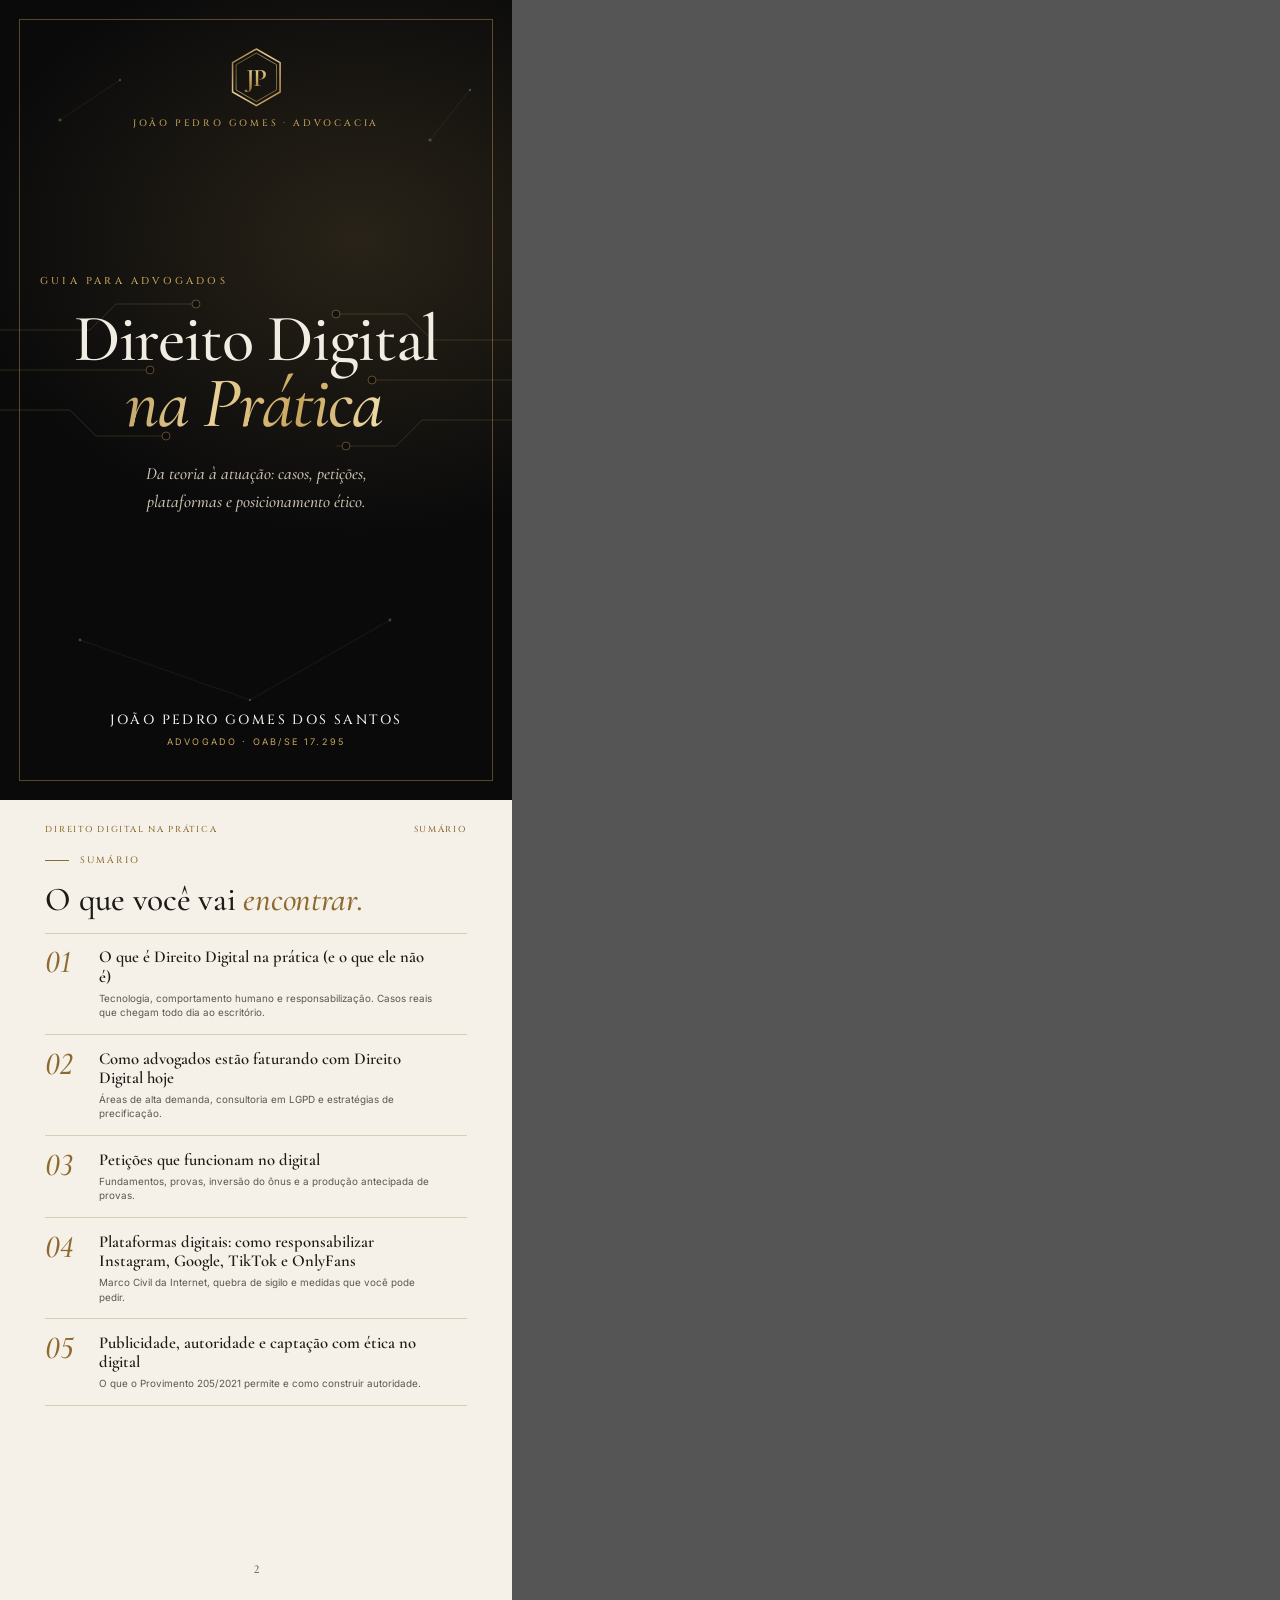
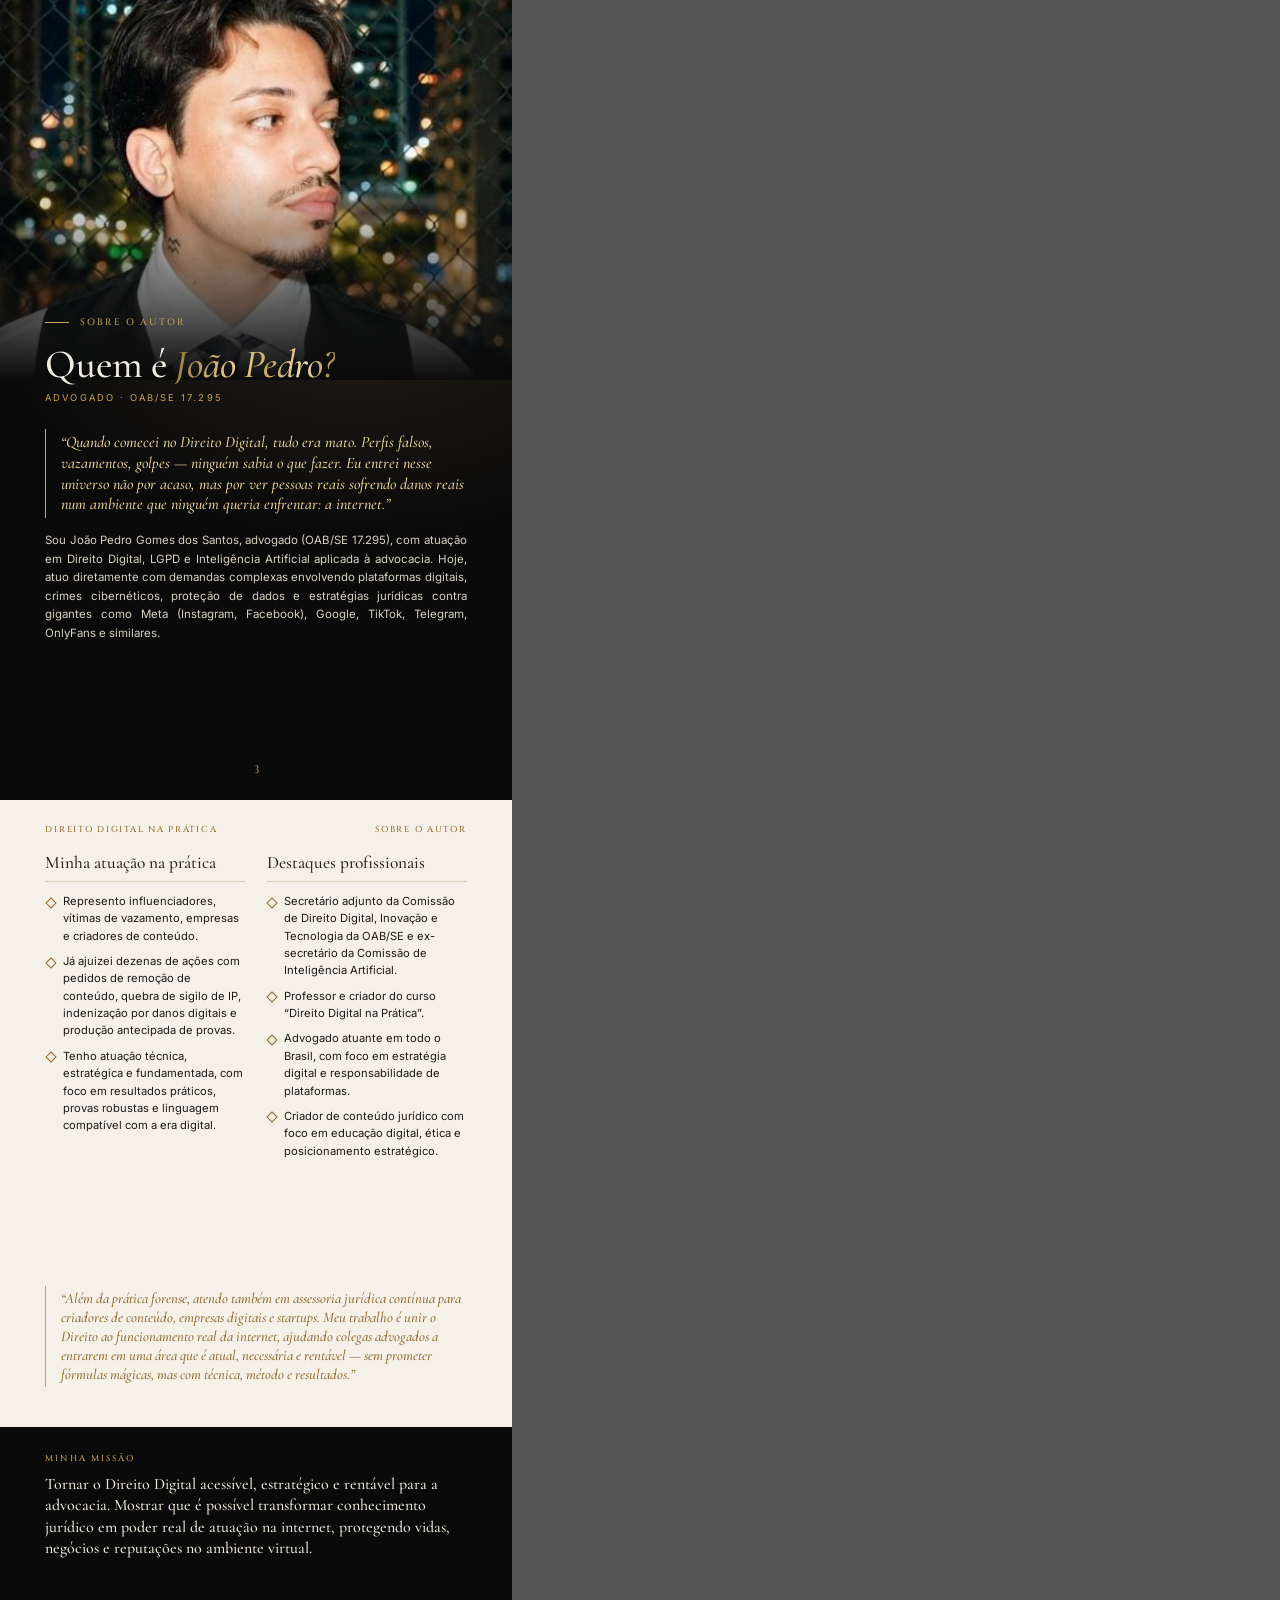
<file: ebook/modelo.html>
<!DOCTYPE html>
<html lang="pt-BR">
<head>
<meta charset="UTF-8">
<title>Direito Digital na Prática — João Pedro Gomes</title>
<style>
/* Fontes do site (servido a partir da raiz do repositório) */
@font-face { font-family: "CG"; font-weight: 500; src: url("../site/assets/fonts/cormorant-garamond-latin-500-normal.woff2"); }
@font-face { font-family: "CG"; font-weight: 500; font-style: italic; src: url("../site/assets/fonts/cormorant-garamond-latin-500-italic.woff2"); }
@font-face { font-family: "CG"; font-weight: 600; src: url("../site/assets/fonts/cormorant-garamond-latin-600-normal.woff2"); }
@font-face { font-family: "CZ"; font-weight: 500; src: url("../site/assets/fonts/cinzel-latin-500-normal.woff2"); }
@font-face { font-family: "IN"; font-weight: 400; src: url("../site/assets/fonts/inter-latin-400-normal.woff2"); }
@font-face { font-family: "IN"; font-weight: 500; src: url("../site/assets/fonts/inter-latin-500-normal.woff2"); }
@font-face { font-family: "IN"; font-weight: 600; src: url("../site/assets/fonts/inter-latin-600-normal.woff2"); }

@page { size: 384pt 600pt; margin: 0; }
:root {
  --ink: #0a0a0b; --ink2: #131315; --ink3: #1b1b1e;
  --gold: #c9a55c; --gold-hi: #ead39b; --gold-lo: #8e6a2f;
  --paper: #f5f1e8; --paper2: #ebe4d4; --text: #1d1b17; --muted: #5d574b; --line: #d8ceb8;
  --grad: linear-gradient(100deg, #9a7536, #e9d29a 40%, #c9a55c 60%, #f1dfae 80%, #9a7536);
}
* { margin: 0; padding: 0; box-sizing: border-box; }
html, body { background: #555; }
body { font-family: "IN", Arial, sans-serif; -webkit-print-color-adjust: exact; print-color-adjust: exact; }
.page { position: relative; width: 384pt; height: 600pt; overflow: hidden; page-break-after: always; break-after: page; background: var(--paper); color: var(--text); }
.page:last-child { page-break-after: auto; }

/* ---------- elementos comuns ---------- */
.dark { background: radial-gradient(420pt 320pt at 70% 30%, rgba(201,165,92,.16), transparent 70%), var(--ink); color: #f2ede3; }
.inner { position: absolute; inset: 40pt 34pt 46pt; }
.runhead { position: absolute; top: 18pt; left: 34pt; right: 34pt; display: flex; justify-content: space-between; font-family: "CZ"; font-size: 6.5pt; letter-spacing: .2em; text-transform: uppercase; color: var(--gold-lo); }
.folio { position: absolute; bottom: 18pt; left: 0; right: 0; text-align: center; font-family: "CG"; font-size: 9pt; color: var(--muted); }
.dark .folio, .dark .runhead { color: var(--gold); }
.eyebrow { display: flex; align-items: center; gap: 8pt; font-family: "CZ"; font-size: 7pt; letter-spacing: .22em; text-transform: uppercase; color: var(--gold-lo); margin-bottom: 10pt; }
.eyebrow::before { content: ""; width: 18pt; height: .6pt; background: currentColor; }
.dark .eyebrow { color: var(--gold); }
h1, h2, h3 { font-family: "CG"; font-weight: 500; line-height: 1.05; }
h1, h2, h3, .toc .n, .opener .num, .folio, .tripod i { font-variant-numeric: lining-nums; }
h2 { font-size: 25pt; margin-bottom: 12pt; letter-spacing: -.2pt; }
h2 em, h1 em { font-style: italic; color: var(--gold-lo); }
.dark h2 em, .dark h1 em, .gold { background: var(--grad); -webkit-background-clip: text; background-clip: text; color: transparent; font-style: italic; }
h3 { font-size: 15pt; margin: 14pt 0 6pt; }
p { font-size: 8.6pt; line-height: 1.62; margin-bottom: 8pt; text-align: justify; hyphens: auto; }
.lead { font-size: 10pt; line-height: 1.55; font-weight: 500; text-align: left; }
.rule { height: .6pt; background: var(--line); margin: 12pt 0; }
ul.list { list-style: none; margin: 4pt 0 8pt; }
ul.list li { position: relative; padding-left: 13pt; font-size: 8.4pt; line-height: 1.55; margin-bottom: 6pt; }
ul.list li::before { content: ""; position: absolute; left: 1pt; top: 4.2pt; width: 4.5pt; height: 4.5pt; border: .7pt solid var(--gold-lo); transform: rotate(45deg); }
.dark ul.list li::before { border-color: var(--gold); }
blockquote { margin: 10pt 0; padding: 2pt 0 2pt 11pt; border-left: 1pt solid var(--gold); font-family: "CG"; font-style: italic; font-size: 12pt; line-height: 1.3; color: var(--gold-lo); }
.dark blockquote { color: var(--gold-hi); }
.hex { width: 30pt; height: 35pt; }
.callout { margin: 12pt 0; padding: 11pt 13pt; background: var(--ink); color: #efe9dc; border-radius: 2pt; }
.callout p { margin: 0; text-align: left; color: #efe9dc; }
.callout .k { display: block; font-family: "CZ"; font-size: 6.5pt; letter-spacing: .2em; color: var(--gold); margin-bottom: 5pt; }

/* ---------- capa ---------- */
.cover .net { position: absolute; inset: 0; opacity: .55; }
.cover .brand { position: absolute; top: 36pt; left: 0; right: 0; display: flex; flex-direction: column; align-items: center; gap: 8pt; }
.cover .brand span { font-family: "CZ"; font-size: 7pt; letter-spacing: .3em; color: var(--gold); }
.cover .title { position: absolute; left: 30pt; right: 30pt; top: 205pt; text-align: center; }
.cover .kicker { font-family: "CZ"; font-size: 7.5pt; letter-spacing: .32em; color: var(--gold); margin-bottom: 14pt; }
.cover h1 { font-size: 50pt; line-height: .92; letter-spacing: -1pt; }
.cover h1 .gold { display: block; font-size: 54pt; padding-right: 4pt; }
.cover .sub { text-wrap: balance; margin-top: 18pt; font-family: "CG"; font-style: italic; font-size: 13pt; color: #cfc6b4; text-align: center; }
.cover .author { position: absolute; bottom: 40pt; left: 0; right: 0; text-align: center; }
.cover .author b { display: block; font-family: "CZ"; font-weight: 500; font-size: 10pt; letter-spacing: .18em; }
.cover .author small { display: block; margin-top: 5pt; font-size: 6.8pt; letter-spacing: .24em; color: var(--gold); text-transform: uppercase; }
.cover .frame { position: absolute; inset: 14pt; border: .6pt solid rgba(201,165,92,.4); }

/* ---------- sumário ---------- */
.toc li { list-style: none; display: grid; grid-template-columns: 34pt 1fr 20pt; gap: 6pt; padding: 11pt 0; border-top: .6pt solid var(--line); }
.toc li:last-child { border-bottom: .6pt solid var(--line); }
.toc .n { font-family: "CG"; font-style: italic; font-size: 24pt; line-height: .9; color: var(--gold-lo); }
.toc b { display: block; font-family: "CG"; font-weight: 600; font-size: 12.5pt; line-height: 1.15; }
.toc small { display: block; margin-top: 3pt; font-size: 7.4pt; line-height: 1.45; color: var(--muted); }

/* ---------- autor ---------- */
.author-photo { position: absolute; top: 0; left: 0; right: 0; height: 285pt; overflow: hidden; }
.author-photo img { width: 100%; height: 100%; object-fit: cover; object-position: 50% 22%; }
.author-photo::after { content: ""; position: absolute; inset: 0; background: linear-gradient(180deg, transparent 45%, var(--ink) 100%); }
.author-head { position: absolute; top: 236pt; left: 34pt; right: 34pt; }
.author-head h2 { font-size: 30pt; margin-bottom: 4pt; }
.author-head .oab { font-size: 7pt; letter-spacing: .22em; color: var(--gold); text-transform: uppercase; }
.author-body { position: absolute; top: 312pt; left: 34pt; right: 34pt; }
.author-body p { color: #d8d1c3; }
.cols { display: grid; grid-template-columns: 1fr 1fr; gap: 16pt; }
.cols h3 { font-size: 13pt; margin-top: 0; border-bottom: .6pt solid var(--line); padding-bottom: 6pt; margin-bottom: 8pt; }
.mission { position: absolute; left: 0; right: 0; bottom: 0; padding: 20pt 34pt 30pt; background: var(--ink); color: #efe9dc; }
.mission .k { font-family: "CZ"; font-size: 6.5pt; letter-spacing: .24em; color: var(--gold); margin-bottom: 7pt; display: block; }
.mission p { color: #efe9dc; font-family: "CG"; font-size: 12pt; line-height: 1.35; text-align: left; margin: 0; }

/* ---------- abertura de módulo ---------- */
.opener .num { position: absolute; right: 30pt; top: 70pt; font-family: "CG"; font-style: italic; font-size: 260pt; line-height: .8; background: var(--grad); -webkit-background-clip: text; background-clip: text; color: transparent; opacity: .9; }
.opener .txt { position: absolute; left: 34pt; right: 34pt; bottom: 70pt; }
.opener h2 { font-size: 33pt; line-height: 1.02; margin-bottom: 12pt; }
.opener .tagline { font-family: "CG"; font-style: italic; font-size: 13pt; color: #cfc6b4; }
.opener .circ { position: absolute; left: 0; top: 70pt; width: 230pt; opacity: .7; }

/* ---------- casos ---------- */
.case { padding: 11pt 12pt 3pt; margin-bottom: 9pt; background: #fffdf8; border: .6pt solid var(--line); border-left: 2pt solid var(--gold); }
.case .tag { font-family: "CZ"; font-size: 6.2pt; letter-spacing: .2em; color: var(--gold-lo); margin-bottom: 4pt; }
.case b { display: block; font-family: "CG"; font-weight: 600; font-size: 12.5pt; line-height: 1.15; margin-bottom: 5pt; }
.case p { font-size: 8pt; line-height: 1.55; }

/* ---------- tripé ---------- */
.tripod { display: grid; grid-template-columns: repeat(3, 1fr); gap: 7pt; margin: 10pt 0 12pt; }
.tripod div { padding: 10pt 8pt; background: var(--ink); color: #efe9dc; text-align: center; }
.tripod i { display: block; font-family: "CG"; font-size: 16pt; color: var(--gold); font-style: italic; line-height: 1; margin-bottom: 4pt; }
.tripod span { font-family: "CZ"; font-size: 6.4pt; letter-spacing: .14em; }

/* ---------- texto corrido (páginas geradas) ---------- */
.inner > :first-child { margin-top: 0 !important; }
h2.sec { font-size: 21pt; line-height: 1.08; margin: 16pt 0 9pt; padding-top: 10pt; border-top: .6pt solid var(--line); }
.inner > h2.sec:first-child { border-top: 0; padding-top: 0; }
h3 { font-size: 13.5pt; line-height: 1.15; margin: 13pt 0 6pt; color: #2a251c; }
ul.list { margin: 0 0 2pt; }
.lead { margin: 2pt 0 9pt; }
.callout { break-inside: avoid; }
.example { margin: 10pt 0; padding: 10pt 12pt; background: #fffdf8; border: .6pt solid var(--line); border-left: 2pt solid var(--gold); }
.example .k { display: block; font-family: "CZ"; font-size: 6.4pt; letter-spacing: .2em; text-transform: uppercase; color: var(--gold-lo); margin-bottom: 4pt; }
.example p { margin: 0; font-size: 8.2pt; font-style: italic; line-height: 1.55; }
.concl { margin: 18pt 0 8pt; padding: 14pt 0 0; border-top: 1.2pt solid var(--gold); }
.concl .eyebrow { margin-bottom: 6pt; }
.concl h2 { font-size: 21pt; margin: 0; }
.case { break-inside: avoid; }
.toc .pg { font-family: "CG"; font-size: 12pt; color: var(--gold-lo); text-align: right; align-self: start; }

/* ---------- página final ---------- */
.final .rings { position: absolute; width: 520pt; left: 50%; top: 40pt; transform: translateX(-50%); }
.final-txt { position: absolute; left: 34pt; right: 34pt; top: 150pt; text-align: center; }
.final-txt .hex { margin: 0 auto 16pt; display: block; }
.final-txt h2 { font-size: 38pt; margin-bottom: 12pt; }
.final-txt p { text-align: center; color: #cfc6b4; font-size: 9.5pt; }
.final .links { display: flex; flex-direction: column; gap: 10pt; margin-top: 22pt; }
.final .links span { display: block; padding: 10pt; border: .6pt solid rgba(201,165,92,.45); font-family: "CG"; font-size: 15pt; color: #f2ede3; }
.final .links small { display: block; font-family: "CZ"; font-size: 6.2pt; letter-spacing: .24em; color: var(--gold); margin-bottom: 3pt; }
.final-foot { position: absolute; left: 34pt; right: 34pt; bottom: 30pt; text-align: center; font-size: 6.6pt; line-height: 1.6; color: #8f897c; }
</style>
</head>
<body>

<!-- Sprite: logo -->
<svg width="0" height="0" style="position:absolute">
  <defs>
    <linearGradient id="gs" x1="0" y1="0" x2="1" y2="1"><stop offset="0" stop-color="#8e6a2f"/><stop offset=".45" stop-color="#ead39b"/><stop offset="1" stop-color="#a67f3b"/></linearGradient>
    <linearGradient id="gf" x1="0" y1="0" x2="0" y2="1"><stop offset="0" stop-color="#f1dfae"/><stop offset=".55" stop-color="#c9a55c"/><stop offset="1" stop-color="#8e6a2f"/></linearGradient>
  </defs>
  <symbol id="logo" viewBox="0 0 100 116">
    <path d="M50 2 97 29v58l-47 27L3 87V29z" fill="none" stroke="url(#gs)" stroke-width="3"/>
    <path d="M50 10 90 33v50l-40 23-40-23V33z" fill="none" stroke="url(#gs)" stroke-width="1.2"/>
    <text x="50" y="75" text-anchor="middle" font-family="CG" font-weight="600" font-size="50" fill="url(#gf)" letter-spacing="-2">JP</text>
  </symbol>
</svg>

<!-- ===================== 1. CAPA ===================== -->
<section class="page dark cover">
  <svg class="net" viewBox="0 0 512 800" preserveAspectRatio="xMidYMid slice">
    <g fill="none" stroke="#c9a55c" stroke-opacity=".35" stroke-width="1">
      <path d="M0 330h90l26-26h80"/><path d="M0 370h150"/><path d="M0 410h70l26 26h70"/>
      <path d="M512 340h-80l-26-26h-70"/><path d="M512 380h-140"/><path d="M512 420h-90l-26 26h-60"/>
    </g>
    <g fill="#0a0a0b" stroke="#c9a55c" stroke-opacity=".7"><circle cx="196" cy="304" r="4"/><circle cx="150" cy="370" r="4"/><circle cx="166" cy="436" r="4"/><circle cx="336" cy="314" r="4"/><circle cx="372" cy="380" r="4"/><circle cx="346" cy="446" r="4"/></g>
    <g fill="#ead39b" fill-opacity=".5">
      <circle cx="60" cy="120" r="1.6"/><circle cx="120" cy="80" r="1.2"/><circle cx="430" cy="140" r="1.6"/><circle cx="470" cy="90" r="1.2"/><circle cx="390" cy="620" r="1.4"/><circle cx="80" cy="640" r="1.4"/><circle cx="250" cy="700" r="1.2"/>
    </g>
    <g fill="none" stroke="#c9a55c" stroke-opacity=".18"><path d="M60 120 120 80M430 140 470 90M80 640 250 700 390 620"/></g>
  </svg>
  <div class="frame"></div>
  <div class="brand"><svg class="hex" style="width:38pt;height:44pt"><use href="#logo"/></svg><span>JOÃO PEDRO GOMES · ADVOCACIA</span></div>
  <div class="title">
    <p class="kicker">GUIA PARA ADVOGADOS</p>
    <h1>Direito Digital <span class="gold">na Prática</span></h1>
    <p class="sub">Da teoria à atuação: casos, petições, plataformas e posicionamento ético.</p>
  </div>
  <div class="author"><b>JOÃO PEDRO GOMES DOS SANTOS</b><small>Advogado · OAB/SE 17.295</small></div>
</section>

<!-- ===================== 2. SUMÁRIO ===================== -->
<section class="page">
  <div class="runhead"><span>Direito Digital na Prática</span><span>Sumário</span></div>
  <div class="inner">
    <p class="eyebrow">Sumário</p>
    <h2>O que você vai <em>encontrar.</em></h2>
    <ul class="toc">
      <li><span class="n">01</span><span><b>O que é Direito Digital na prática (e o que ele não é)</b><small>Tecnologia, comportamento humano e responsabilização. Casos reais que chegam todo dia ao escritório.</small></span><span class="pg" data-mod="1"></span></li>
      <li><span class="n">02</span><span><b>Como advogados estão faturando com Direito Digital hoje</b><small>Áreas de alta demanda, consultoria em LGPD e estratégias de precificação.</small></span><span class="pg" data-mod="2"></span></li>
      <li><span class="n">03</span><span><b>Petições que funcionam no digital</b><small>Fundamentos, provas, inversão do ônus e a produção antecipada de provas.</small></span><span class="pg" data-mod="3"></span></li>
      <li><span class="n">04</span><span><b>Plataformas digitais: como responsabilizar Instagram, Google, TikTok e OnlyFans</b><small>Marco Civil da Internet, quebra de sigilo e medidas que você pode pedir.</small></span><span class="pg" data-mod="4"></span></li>
      <li><span class="n">05</span><span><b>Publicidade, autoridade e captação com ética no digital</b><small>O que o Provimento 205/2021 permite e como construir autoridade.</small></span><span class="pg" data-mod="5"></span></li>
    </ul>
  </div>
  <div class="folio">2</div>
</section>

<!-- ===================== 3. QUEM É JOÃO PEDRO (1/2) ===================== -->
<section class="page dark">
  <div class="author-photo"><img src="img/joao-autor.jpg" alt=""></div>
  <div class="author-head">
    <p class="eyebrow">Sobre o autor</p>
    <h2>Quem é <span class="gold">João Pedro?</span></h2>
    <p class="oab">Advogado · OAB/SE 17.295</p>
  </div>
  <div class="author-body">
    <blockquote>“Quando comecei no Direito Digital, tudo era mato. Perfis falsos, vazamentos, golpes — ninguém sabia o que fazer. Eu entrei nesse universo não por acaso, mas por ver pessoas reais sofrendo danos reais num ambiente que ninguém queria enfrentar: a internet.”</blockquote>
    <p>Sou João Pedro Gomes dos Santos, advogado (OAB/SE 17.295), com atuação em Direito Digital, LGPD e Inteligência Artificial aplicada à advocacia. Hoje, atuo diretamente com demandas complexas envolvendo plataformas digitais, crimes cibernéticos, proteção de dados e estratégias jurídicas contra gigantes como Meta (Instagram, Facebook), Google, TikTok, Telegram, OnlyFans e similares.</p>
  </div>
  <div class="folio">3</div>
</section>

<!-- ===================== 4. QUEM É JOÃO PEDRO (2/2) ===================== -->
<section class="page">
  <div class="runhead"><span>Direito Digital na Prática</span><span>Sobre o autor</span></div>
  <div class="inner" style="bottom:150pt; display:flex; flex-direction:column; justify-content:space-between">
    <div class="cols">
      <div>
        <h3>Minha atuação na prática</h3>
        <ul class="list">
          <li>Represento influenciadores, vítimas de vazamento, empresas e criadores de conteúdo.</li>
          <li>Já ajuizei dezenas de ações com pedidos de remoção de conteúdo, quebra de sigilo de IP, indenização por danos digitais e produção antecipada de provas.</li>
          <li>Tenho atuação técnica, estratégica e fundamentada, com foco em resultados práticos, provas robustas e linguagem compatível com a era digital.</li>
        </ul>
      </div>
      <div>
        <h3>Destaques profissionais</h3>
        <ul class="list">
          <li>Secretário adjunto da Comissão de Direito Digital, Inovação e Tecnologia da OAB/SE e ex-secretário da Comissão de Inteligência Artificial.</li>
          <li>Professor e criador do curso “Direito Digital na Prática”.</li>
          <li>Advogado atuante em todo o Brasil, com foco em estratégia digital e responsabilidade de plataformas.</li>
          <li>Criador de conteúdo jurídico com foco em educação digital, ética e posicionamento estratégico.</li>
        </ul>
      </div>
    </div>
    <blockquote style="font-size:11pt">“Além da prática forense, atendo também em assessoria jurídica contínua para criadores de conteúdo, empresas digitais e startups. Meu trabalho é unir o Direito ao funcionamento real da internet, ajudando colegas advogados a entrarem em uma área que é atual, necessária e rentável — sem prometer fórmulas mágicas, mas com técnica, método e resultados.”</blockquote>
  </div>
  <div class="mission">
    <span class="k">MINHA MISSÃO</span>
    <p>Tornar o Direito Digital acessível, estratégico e rentável para a advocacia. Mostrar que é possível transformar conhecimento jurídico em poder real de atuação na internet, protegendo vidas, negócios e reputações no ambiente virtual.</p>
  </div>
</section>

<!--CONTEUDO-->

</body>
</html>
</file>
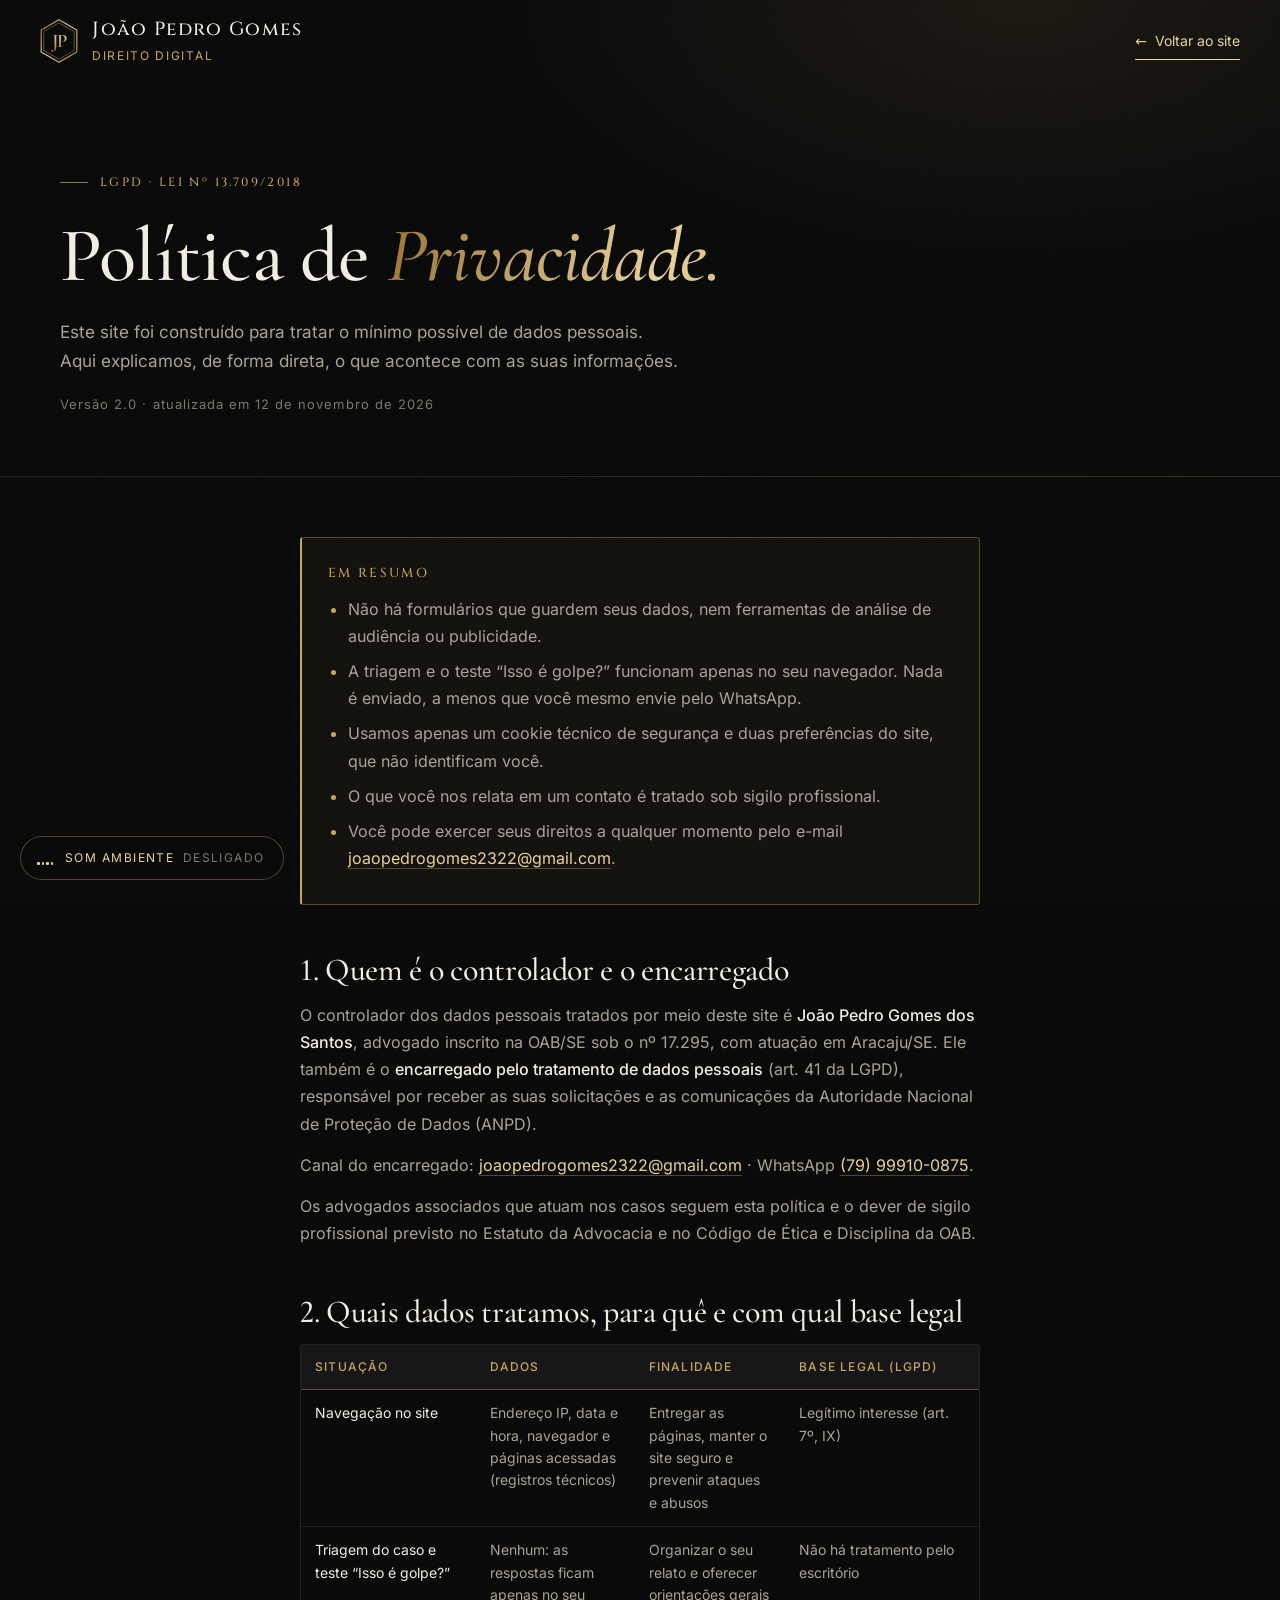
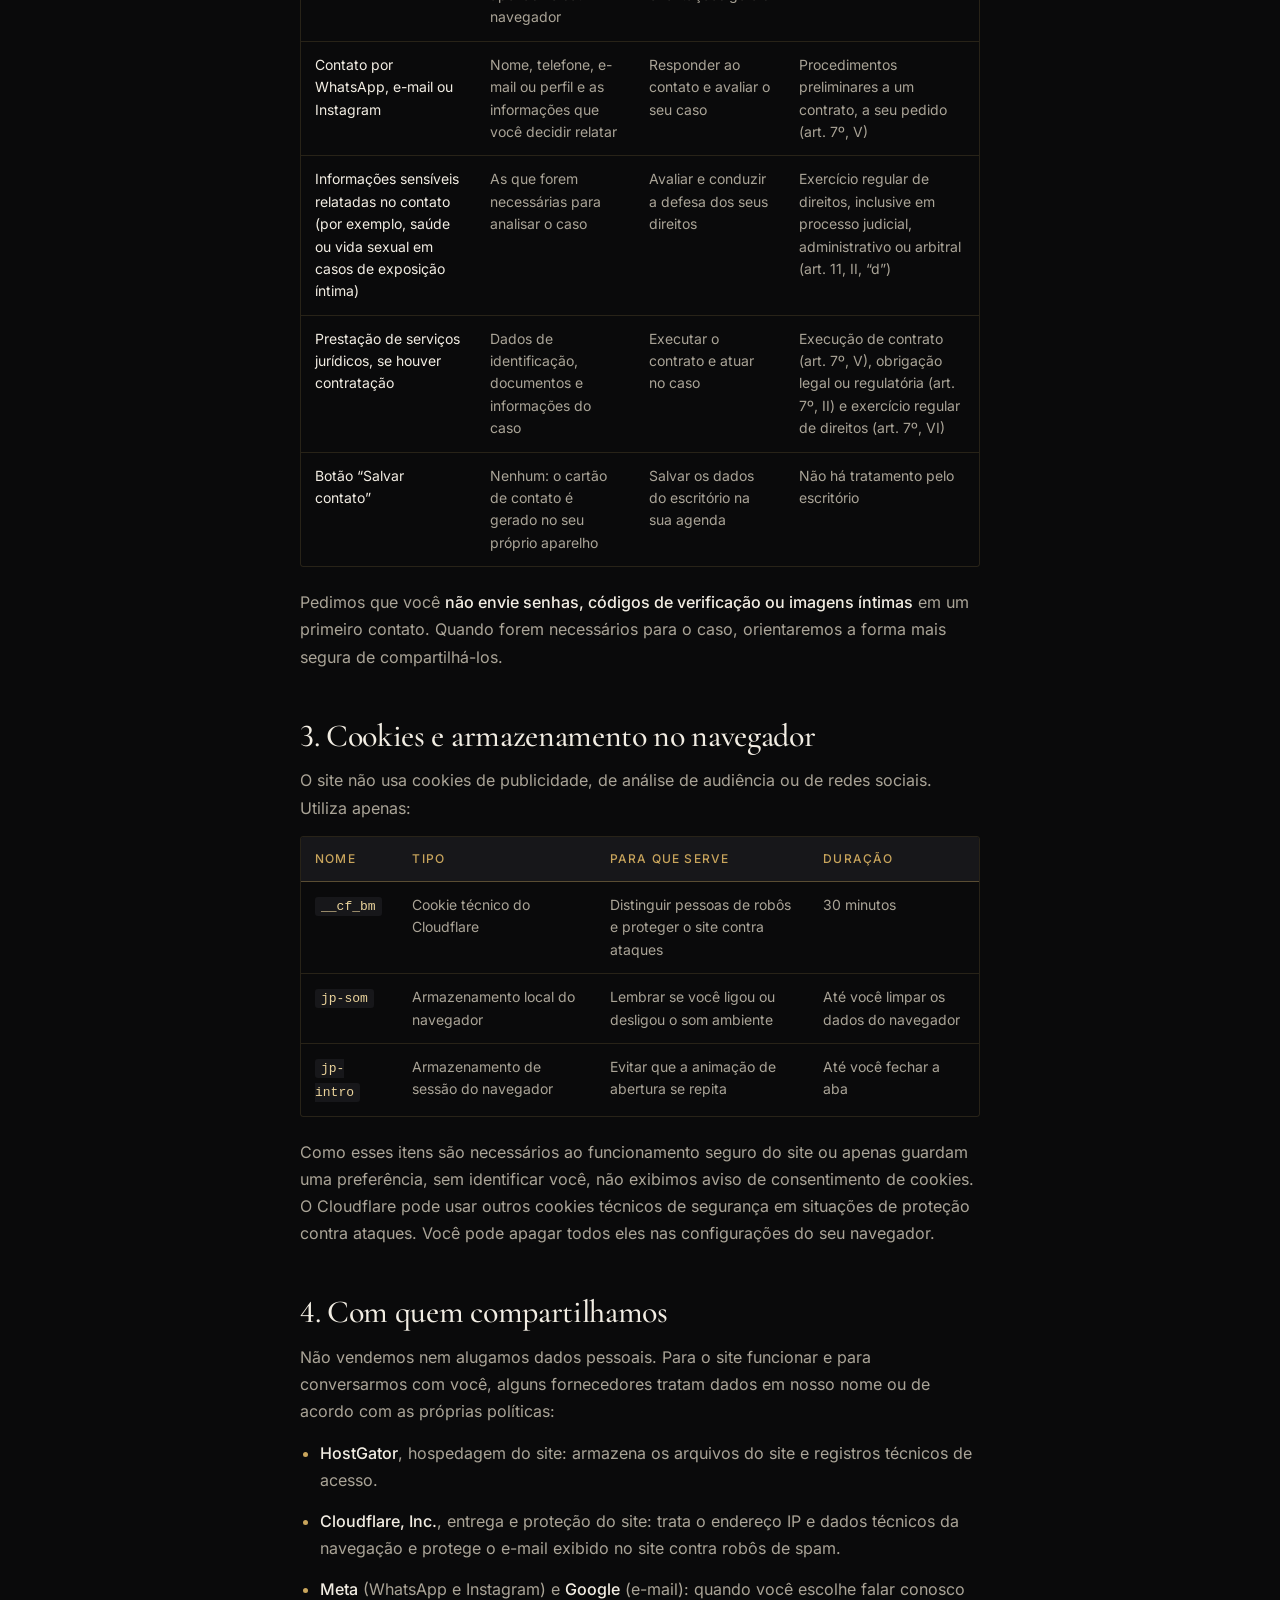
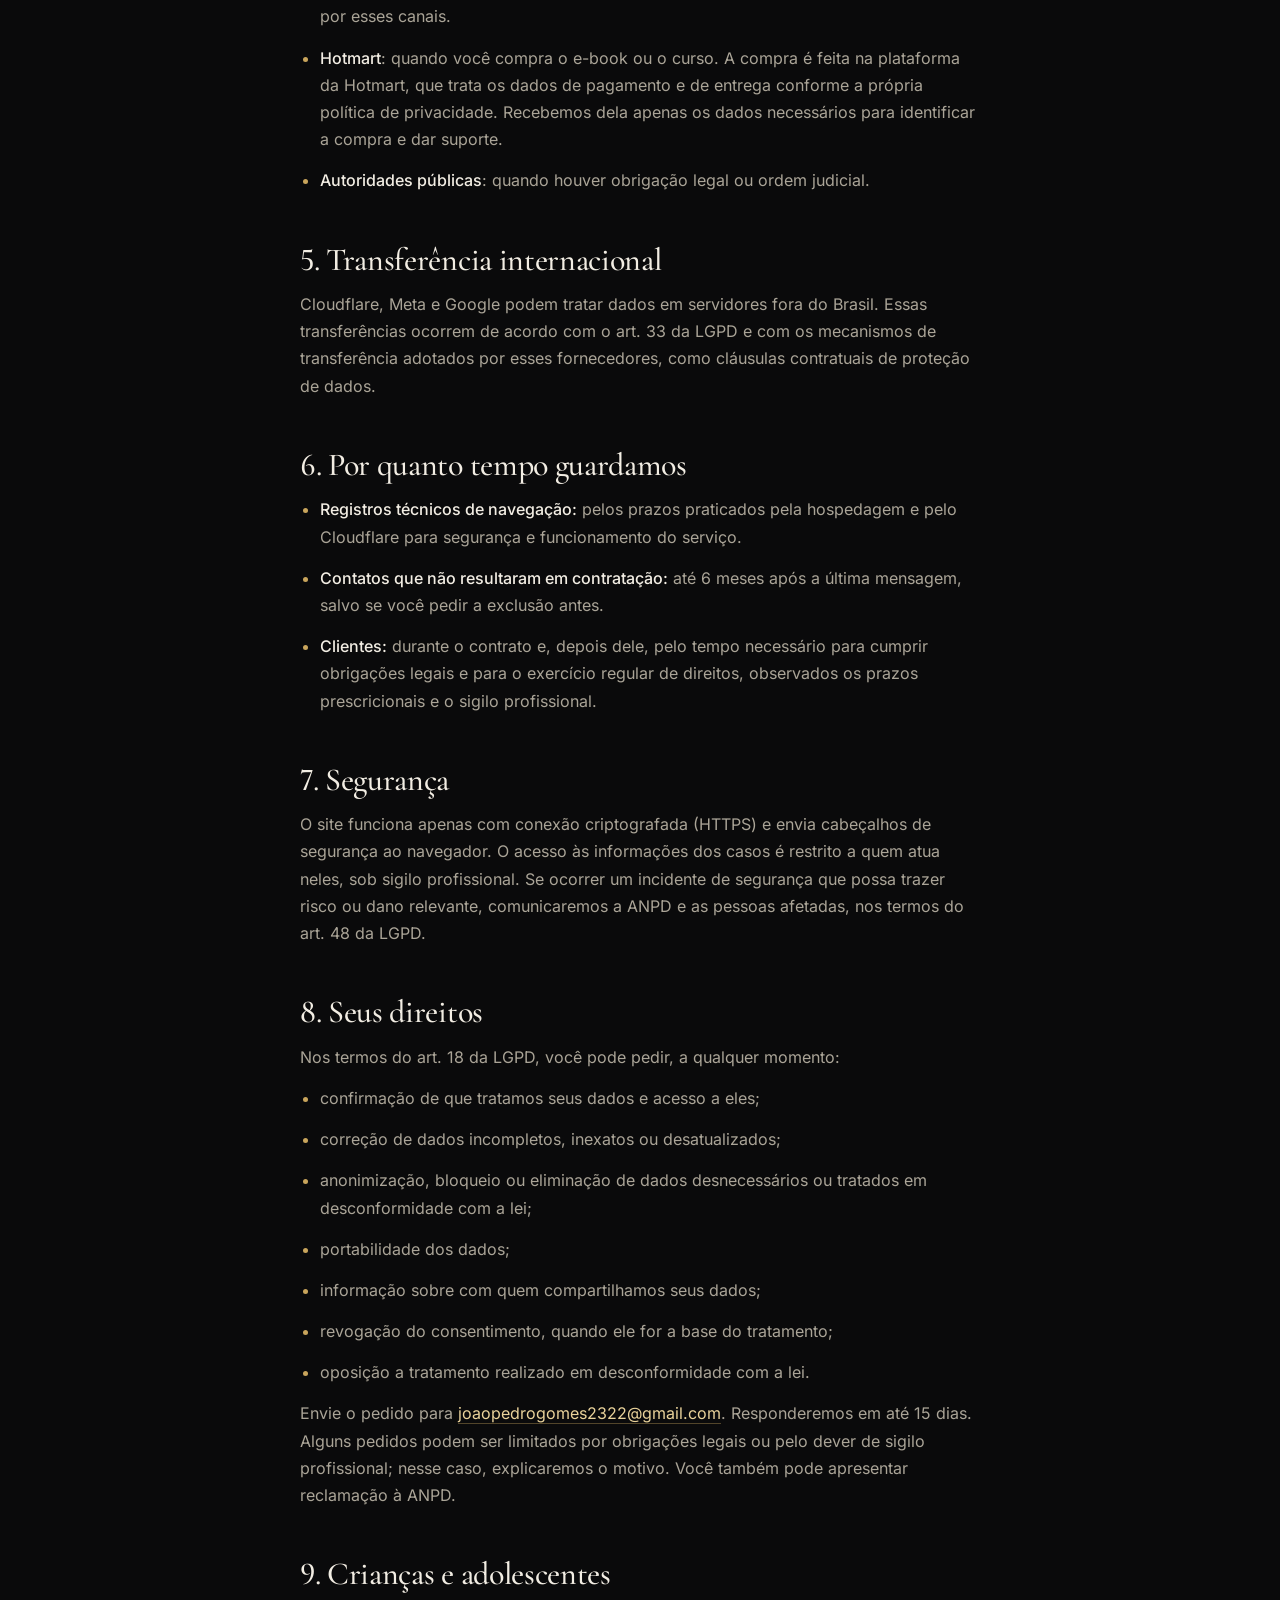
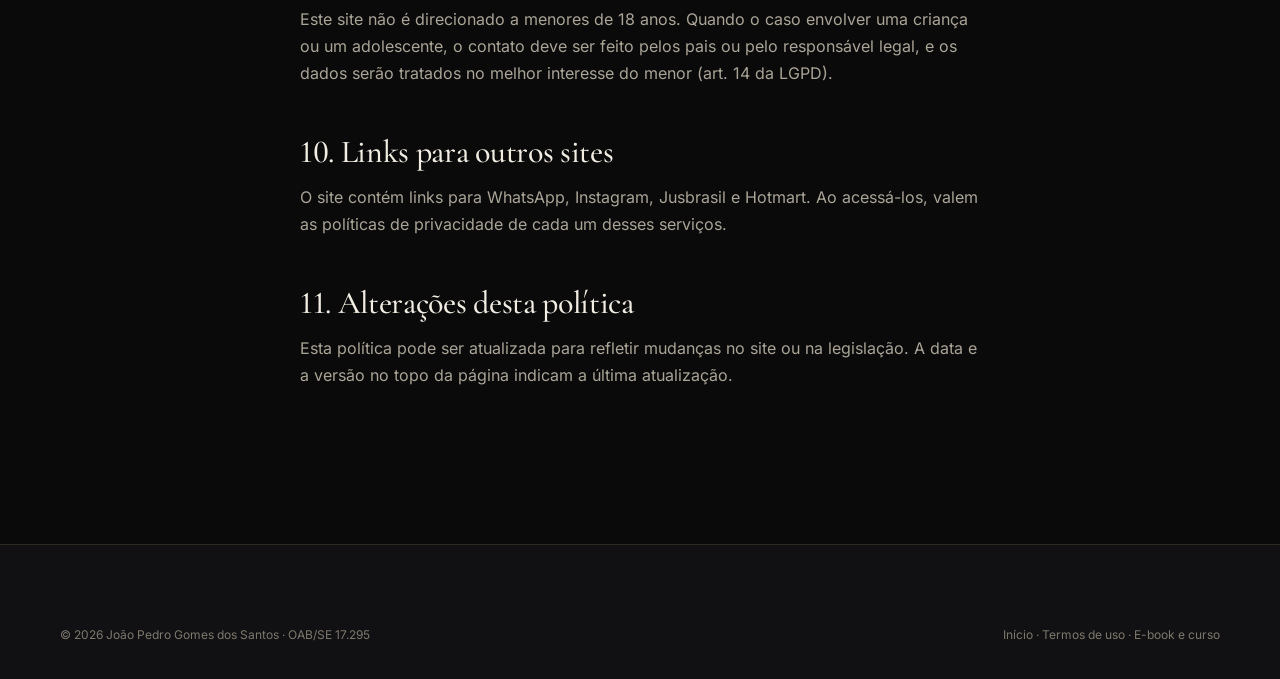
<file: site-arquivo-unico/privacidade.html>
<!DOCTYPE html>
<html lang="pt-BR">
<head>
  <meta charset="UTF-8">
  <meta name="viewport" content="width=device-width, initial-scale=1, viewport-fit=cover">
  <title>Política de Privacidade | João Pedro Gomes</title>
  <meta name="description" content="Política de Privacidade do escritório João Pedro Gomes: quais dados tratamos, bases legais da LGPD, cookies, compartilhamento, prazos de guarda e como exercer seus direitos.">
  <link rel="canonical" href="https://joaopedrogomesadvhacker.adv.br/privacidade.html">
  <meta name="theme-color" content="#0a0a0b">
  <link rel="icon" href="/favicon.ico" sizes="32x32">
  <link rel="icon" href="/icon-512.png" type="image/png" sizes="512x512">
  <link rel="apple-touch-icon" href="/apple-touch-icon.png">
  <style>
/* =========================================================
   João Pedro Gomes — Direito Digital e Crimes Cibernéticos
   Folha de estilo única (todas as páginas)
   ========================================================= */

/* ---------- Fontes (hospedadas no próprio site: sem envio de IP ao Google) ---------- */
@font-face { font-family: "Cormorant Garamond"; font-style: normal; font-weight: 500; font-display: swap; src: url("[data-uri]") format("woff2"); }
@font-face { font-family: "Cormorant Garamond"; font-style: italic; font-weight: 500; font-display: swap; src: url("[data-uri]") format("woff2"); }
@font-face { font-family: "Cormorant Garamond"; font-style: normal; font-weight: 600; font-display: swap; src: url("[data-uri]") format("woff2"); }
@font-face { font-family: "Inter"; font-style: normal; font-weight: 400; font-display: swap; src: url("[data-uri]") format("woff2"); }
@font-face { font-family: "Inter"; font-style: normal; font-weight: 500; font-display: swap; src: url("[data-uri]") format("woff2"); }
@font-face { font-family: "Inter"; font-style: normal; font-weight: 600; font-display: swap; src: url("[data-uri]") format("woff2"); }
@font-face { font-family: "Cinzel"; font-style: normal; font-weight: 500; font-display: swap; src: url("[data-uri]") format("woff2"); }

/* ---------- Tokens (paleta alinhada ao dourado da logo) ---------- */
:root {
  --ink: #0a0a0b;
  --ink-2: #111113;
  --ink-3: #17171a;
  --ink-4: #1f1f23;
  --line: rgba(201, 165, 92, .16);
  --line-strong: rgba(201, 165, 92, .38);

  --gold: #c9a55c;
  --gold-hi: #ead39b;
  --gold-lo: #8e6a2f;
  --gold-grad: linear-gradient(100deg, #9a7536 0%, #e9d29a 38%, #c9a55c 58%, #f1dfae 76%, #9a7536 100%);

  --text: #f2ede3;
  --muted: #aaa497;
  --faint: #7d786d;

  --ivory: #f3eee3;
  --ivory-2: #e9e2d2;
  --ivory-ink: #1c1a16;
  --ivory-muted: #5d574b;
  --ivory-line: #d6ccb6;

  --f-display: "Cormorant Garamond", "Cormorant", Georgia, "Times New Roman", serif;
  --f-caps: "Cinzel", "Trajan Pro", Georgia, serif;
  --f-text: "Inter", system-ui, -apple-system, "Segoe UI", Roboto, Arial, sans-serif;

  --ease: cubic-bezier(.2, .7, .2, 1);
  --header-h: 84px;
  --gutter: clamp(20px, 4vw, 40px);
}

/* ---------- Base ---------- */
*, *::before, *::after { box-sizing: border-box; }
* { margin: 0; padding: 0; }
html { background: var(--ink); scroll-behavior: smooth; scroll-padding-top: calc(var(--header-h) + 16px); -webkit-text-size-adjust: 100%; }
body {
  font-family: var(--f-text); font-size: 16px; line-height: 1.7; color: var(--text);
  background: var(--ink); overflow-x: hidden; -webkit-font-smoothing: antialiased; text-rendering: optimizeLegibility;
}
/* textura de grão sutil sobre todo o site (sensação de papel/impressão) */
body::after {
  content: ""; position: fixed; inset: 0; z-index: 9999; pointer-events: none;
  background-image: url("[data-uri]"); opacity: .35; mix-blend-mode: overlay;
}
img, svg { display: block; max-width: 100%; }
a { color: inherit; text-decoration: none; }
ul, ol { list-style: none; }
button { font: inherit; color: inherit; background: none; border: 0; cursor: pointer; }
::selection { background: var(--gold); color: var(--ink); }
:focus-visible { outline: 2px solid var(--gold-hi); outline-offset: 4px; border-radius: 2px; }
[hidden] { display: none !important; }
.sr-only { position: absolute !important; width: 1px; height: 1px; padding: 0; margin: -1px; overflow: hidden; clip: rect(0 0 0 0); white-space: nowrap; border: 0; }

.container { width: 100%; max-width: 1240px; margin-inline: auto; padding-inline: var(--gutter); }

.skip-link {
  position: fixed; top: 12px; left: 12px; z-index: 3000; padding: 12px 18px;
  background: var(--gold-hi); color: var(--ink); font-weight: 600; border-radius: 3px;
  transform: translateY(-200%); transition: transform .2s var(--ease);
}
.skip-link:focus { transform: none; }

/* ---------- Tipografia ---------- */
h1, h2, h3, h4 { font-family: var(--f-display); font-weight: 500; line-height: 1.08; letter-spacing: -.01em; }
h1, h2, h3, h4, .tl-panel .big, .tl-node strong, .m-step .num, .rotator, .quote { font-variant-numeric: lining-nums; }
.eyebrow {
  display: inline-flex; align-items: center; gap: 12px;
  font-family: var(--f-caps); font-size: 12px; letter-spacing: .2em; text-transform: uppercase; color: var(--gold);
  margin-bottom: 22px;
}
.eyebrow::before { content: ""; width: 28px; height: 1px; background: currentColor; opacity: .7; }
.eyebrow.no-rule::before { display: none; }
.section-title { font-size: clamp(36px, 4.6vw, 60px); margin-bottom: 20px; text-wrap: balance; }
.section-title em, .gold-text {
  font-style: italic; background: var(--gold-grad); background-size: 220% 100%;
  -webkit-background-clip: text; background-clip: text; color: transparent;
}
.lead { font-size: 17px; color: var(--muted); max-width: 620px; }

/* ---------- Botões ---------- */
.btn {
  position: relative; display: inline-flex; align-items: center; justify-content: center; gap: 10px;
  min-height: 52px; padding: 14px 26px; border-radius: 2px; overflow: hidden; isolation: isolate;
  font-family: var(--f-text); font-size: 14px; font-weight: 500; letter-spacing: .02em; white-space: nowrap;
  transition: transform .3s var(--ease), background-color .3s, color .3s, border-color .3s, box-shadow .3s;
}
.btn svg { width: 18px; height: 18px; flex-shrink: 0; }
.btn-gold { color: #14110b; background: linear-gradient(180deg, #e2c482, #c9a55c 55%, #b48d48); box-shadow: 0 10px 30px -12px rgba(201, 165, 92, .55), inset 0 1px 0 rgba(255, 255, 255, .35); }
/* brilho que atravessa o botão ao passar o mouse */
.btn-gold::after {
  content: ""; position: absolute; inset: -20% auto -20% -60%; width: 45%; z-index: -1;
  background: linear-gradient(100deg, transparent, rgba(255, 255, 255, .55), transparent);
  transform: skewX(-20deg); transition: left .7s var(--ease);
}
.btn-gold:hover { transform: translateY(-2px); box-shadow: 0 16px 36px -12px rgba(201, 165, 92, .7), inset 0 1px 0 rgba(255, 255, 255, .35); }
.btn-gold:hover::after { left: 120%; }
.btn-line { color: var(--gold-hi); border: 1px solid var(--line-strong); background: rgba(10, 10, 11, .35); }
.btn-line:hover { border-color: var(--gold-hi); background: rgba(201, 165, 92, .08); transform: translateY(-2px); }
.btn .arrow { transition: transform .3s var(--ease); }
.btn:hover .arrow { transform: translateX(4px); }

.text-link { display: inline-flex; align-items: center; gap: 8px; color: var(--gold-hi); font-size: 14px; padding-block: 6px; border-bottom: 1px solid currentColor; }
.text-link span { transition: transform .3s var(--ease); }
.text-link:hover span { transform: translate(3px, -3px); }

/* ---------- Logo ---------- */
.logo-mark { width: 38px; height: 44px; flex-shrink: 0; }
.logo-mark .hex-out, .logo-mark .hex-in { fill: none; stroke: url(#goldStroke); }
.brand { display: inline-flex; align-items: center; gap: 14px; }
.brand-name { font-family: var(--f-caps); font-size: 19px; letter-spacing: .08em; line-height: 1.1; color: var(--text); }
.brand-sub { display: block; font-family: var(--f-text); font-size: 12px; letter-spacing: .14em; text-transform: uppercase; color: var(--gold); margin-top: 3px; }

/* ---------- Header ---------- */
.site-header {
  position: fixed; inset: 0 0 auto; z-index: 1000; height: var(--header-h);
  transition: height .4s var(--ease), background-color .4s, border-color .4s, backdrop-filter .4s;
  border-bottom: 1px solid transparent;
}
.site-header.is-scrolled { --header-h: 68px; height: 68px; background: rgba(10, 10, 11, .82); border-color: var(--line); backdrop-filter: blur(14px) saturate(1.2); -webkit-backdrop-filter: blur(14px) saturate(1.2); }
.header-inner { height: 100%; display: flex; align-items: center; justify-content: space-between; gap: 24px; }
.main-nav ul { display: flex; gap: clamp(14px, 1.8vw, 28px); }
.main-nav a { position: relative; font-size: 13px; color: var(--muted); padding-block: 8px; transition: color .25s; }
.main-nav a::after { content: ""; position: absolute; left: 0; right: 0; bottom: 2px; height: 1px; background: var(--gold); transform: scaleX(0); transform-origin: left; transition: transform .35s var(--ease); }
.main-nav a:hover, .main-nav a[aria-current] { color: var(--gold-hi); }
.main-nav a:hover::after, .main-nav a[aria-current]::after { transform: scaleX(1); }
.header-cta { min-height: 44px; padding: 10px 18px; font-size: 13px; }
.menu-btn { display: none; width: 46px; height: 46px; align-items: center; justify-content: center; border: 1px solid var(--line-strong); border-radius: 2px; }
.menu-btn span, .menu-btn span::before, .menu-btn span::after { display: block; width: 18px; height: 1.5px; background: var(--gold-hi); position: relative; transition: transform .3s var(--ease), background-color .2s; }
.menu-btn span::before, .menu-btn span::after { content: ""; position: absolute; left: 0; }
.menu-btn span::before { top: -6px; } .menu-btn span::after { top: 6px; }
.menu-btn[aria-expanded="true"] span { background: transparent; }
.menu-btn[aria-expanded="true"] span::before { transform: translateY(6px) rotate(45deg); }
.menu-btn[aria-expanded="true"] span::after { transform: translateY(-6px) rotate(-45deg); }
.mobile-nav {
  position: fixed; inset: var(--header-h) 0 0; z-index: 999; background: var(--ink);
  padding: 28px var(--gutter) 40px; overflow-y: auto; opacity: 0; visibility: hidden; transform: translateY(-8px);
  transition: opacity .3s, transform .3s var(--ease), visibility .3s;
}
.mobile-nav.is-open { opacity: 1; visibility: visible; transform: none; }
.mobile-nav li a { display: flex; justify-content: space-between; align-items: baseline; padding: 16px 0; border-bottom: 1px solid var(--line); font-family: var(--f-display); font-size: 28px; }
.mobile-nav li a small { font-family: var(--f-caps); font-size: 12px; color: var(--gold); letter-spacing: .15em; }
.mobile-nav .btn { width: 100%; margin-top: 28px; }

/* ---------- Revelação ao rolar ---------- */
.js .reveal { opacity: 0; transform: translateY(28px); transition: opacity .9s var(--ease), transform .9s var(--ease); transition-delay: calc(var(--i, 0) * 90ms); }
.js .reveal.is-in { opacity: 1; transform: none; }

/* ---------- HERO ---------- */
.hero { position: relative; min-height: min(100svh, 980px); display: flex; align-items: center; padding: calc(var(--header-h) + 48px) 0 96px; overflow: hidden; isolation: isolate; }
.hero-bg { position: absolute; inset: 0; z-index: -1; pointer-events: none;
  background:
    radial-gradient(600px circle at var(--px, 72%) var(--py, 40%), rgba(201, 165, 92, .13), transparent 60%),
    radial-gradient(900px 600px at 85% 20%, rgba(201, 165, 92, .08), transparent 70%),
    radial-gradient(700px 500px at 0% 100%, rgba(60, 70, 90, .18), transparent 70%),
    var(--ink);
}
.hero-bg::before { /* malha hexagonal muito sutil */
  content: ""; position: absolute; inset: 0; opacity: .5;
  background-image: url("data:image/svg+xml,%3Csvg xmlns='http://www.w3.org/2000/svg' width='56' height='97' viewBox='0 0 56 97'%3E%3Cpath d='M28 1 55 16.5v31L28 63 1 47.5v-31z M28 63v34 M1 16.5 0 16 M55 16.5l1-.5' fill='none' stroke='%23c9a55c' stroke-opacity='.07'/%3E%3C/svg%3E");
  -webkit-mask-image: radial-gradient(ellipse at 70% 40%, #000 0%, transparent 70%); mask-image: radial-gradient(ellipse at 70% 40%, #000 0%, transparent 70%);
}
.hero-grid { display: grid; grid-template-columns: 1.08fr .92fr; gap: clamp(40px, 6vw, 96px); align-items: center; }
.hero-kicker { display: flex; flex-wrap: wrap; align-items: center; gap: 10px 16px; margin-bottom: 30px; font-family: var(--f-caps); font-size: 12px; letter-spacing: .2em; text-transform: uppercase; color: var(--gold); }
.hero-kicker .dot { width: 5px; height: 5px; background: var(--gold); transform: rotate(45deg); }
.hero-title { font-size: clamp(46px, 5.1vw, 78px); line-height: .98; letter-spacing: -.025em; margin-bottom: 30px; }
.hero-title .line { display: block; overflow: hidden; padding-bottom: .06em; }
.hero-title .line > span { display: inline-block; }
.js .hero-title .line > span { transform: translateY(105%); transition: transform 1.1s var(--ease); transition-delay: calc(var(--i, 0) * 120ms + 150ms); }
.js .is-loaded .hero-title .line > span { transform: none; }
.hero-title .gold-text { animation: sheen 9s ease-in-out infinite; padding-right: .08em; }
@keyframes sheen { 0%, 100% { background-position: 0% 50%; } 50% { background-position: 100% 50%; } }
.hero-sub { font-size: clamp(16px, 1.25vw, 18px); color: var(--muted); max-width: 540px; margin-bottom: 30px; }

.rotator-line { display: flex; flex-wrap: wrap; align-items: baseline; gap: 6px 14px; margin-bottom: 38px; font-size: 15px; color: var(--faint); }
.rotator-line .label { font-family: var(--f-caps); font-size: 12px; letter-spacing: .18em; text-transform: uppercase; }
.rotator { display: inline-grid; font-family: var(--f-display); font-size: 30px; font-style: italic; color: var(--gold-hi); line-height: 1.1; }
.rotator > span { grid-area: 1 / 1; opacity: 0; transform: translateY(14px); filter: blur(6px); transition: opacity .6s var(--ease), transform .6s var(--ease), filter .6s var(--ease); white-space: nowrap; }
.rotator > span.is-active { opacity: 1; transform: none; filter: none; }
.rotator > span.is-leaving { opacity: 0; transform: translateY(-14px); filter: blur(6px); }
.hero-actions { display: flex; flex-wrap: wrap; gap: 14px; }

/* retrato */
.hero-visual { position: relative; justify-self: end; width: 100%; max-width: 470px; }
.circuit { position: absolute; z-index: 0; max-width: none; width: 160%; left: -30%; top: 8%; pointer-events: none; overflow: visible; }
.circuit .trace { fill: none; stroke: var(--gold); stroke-width: 1; stroke-dasharray: var(--len, 600); stroke-dashoffset: var(--len, 600); opacity: .75; }
.circuit .node { fill: var(--ink); stroke: var(--gold); stroke-width: 1; opacity: 0; transition: opacity .6s .9s; }
.circuit .pulse { fill: var(--gold-hi); filter: drop-shadow(0 0 6px var(--gold)); opacity: 0; transition: opacity .6s 2.2s; }
.is-loaded .circuit .trace { animation: draw 2.4s var(--ease) forwards; animation-delay: calc(var(--d, 0) * 1ms + 400ms); }
.is-loaded .circuit .node, .is-loaded .circuit .pulse { opacity: 1; }
@keyframes draw { to { stroke-dashoffset: 0; } }
.portrait { position: relative; z-index: 1; aspect-ratio: 4 / 5; border-radius: 240px 240px 3px 3px; overflow: hidden; background: #2a2a2e; box-shadow: 0 40px 80px -30px rgba(0, 0, 0, .9); }
.portrait img { width: 100%; height: 100%; object-fit: cover; object-position: 50% 8%; filter: brightness(.9) contrast(1.06) saturate(.9); transform: scale(1.06); transition: transform 1.8s var(--ease); }
.is-loaded .portrait img { transform: scale(1); }
.portrait::after { content: ""; position: absolute; inset: 0; background: linear-gradient(180deg, transparent 45%, rgba(10, 10, 11, .25) 65%, rgba(10, 10, 11, .92) 100%), radial-gradient(90% 70% at 50% 30%, transparent 40%, rgba(10, 10, 11, .55)), linear-gradient(160deg, rgba(201, 165, 92, .14), transparent 45%); }
.portrait-frame { position: absolute; inset: -14px; z-index: 2; border: 1px solid var(--line-strong); border-radius: 254px 254px 6px 6px; pointer-events: none; }
.id-card { position: absolute; z-index: 3; left: 22px; right: 22px; bottom: 22px; padding: 18px 20px; display: flex; align-items: center; justify-content: space-between; gap: 16px;
  background: rgba(10, 10, 11, .72); border: 1px solid var(--line-strong); backdrop-filter: blur(10px); -webkit-backdrop-filter: blur(10px); border-radius: 2px; }
.id-card strong { display: block; font-family: var(--f-display); font-size: 23px; font-weight: 500; line-height: 1.15; }
.id-card span { display: block; font-size: 12px; letter-spacing: .12em; text-transform: uppercase; color: var(--gold); margin-top: 4px; }
.id-card .seal { width: 46px; height: 52px; flex-shrink: 0; }
.scroll-cue { position: absolute; left: 50%; bottom: 26px; transform: translateX(-50%); display: flex; flex-direction: column; align-items: center; gap: 10px; font-size: 12px; letter-spacing: .2em; text-transform: uppercase; color: var(--faint); }
.scroll-cue i { width: 1px; height: 44px; background: linear-gradient(var(--gold), transparent); animation: cue 2.4s var(--ease) infinite; transform-origin: top; }
@keyframes cue { 0% { transform: scaleY(0); opacity: 1; } 70% { transform: scaleY(1); opacity: 1; } 100% { transform: scaleY(1); opacity: 0; } }

/* ---------- Faixa em movimento (áreas) ---------- */
.marquee { border-block: 1px solid var(--line); background: var(--ink-2); overflow: hidden; padding-block: 22px; -webkit-mask-image: linear-gradient(90deg, transparent, #000 10%, #000 90%, transparent); mask-image: linear-gradient(90deg, transparent, #000 10%, #000 90%, transparent); }
.marquee-track { display: flex; width: max-content; animation: marquee 48s linear infinite; }
.marquee:hover .marquee-track { animation-play-state: paused; }
.marquee-track ul { display: flex; align-items: center; }
.marquee-track li { display: flex; align-items: center; gap: 36px; padding-right: 36px; font-family: var(--f-display); font-size: clamp(22px, 2.2vw, 30px); font-style: italic; color: var(--muted); white-space: nowrap; }
.marquee-track li::after { content: ""; width: 7px; height: 7px; border: 1px solid var(--gold); transform: rotate(45deg); }
@keyframes marquee { to { transform: translateX(-50%); } }

/* ---------- Seções ---------- */
.section { position: relative; padding: clamp(84px, 11vw, 150px) 0; }
.section-head { max-width: 760px; margin-bottom: clamp(44px, 6vw, 72px); }
.section-head.center { margin-inline: auto; text-align: center; }
.section-head.center .eyebrow::after { content: ""; width: 28px; height: 1px; background: currentColor; opacity: .7; }
.section-head.split { max-width: none; display: flex; justify-content: space-between; align-items: end; gap: 40px; }
.section-head.split > div { max-width: 720px; }
.section-head .side-note { max-width: 300px; font-size: 14px; color: var(--muted); }

/* ---------- Atuação ---------- */
.areas { display: grid; grid-template-columns: repeat(4, minmax(0, 1fr)); border-top: 1px solid var(--line); border-left: 1px solid var(--line); }
.area {
  position: relative; display: flex; flex-direction: column; min-height: 320px; padding: 34px 28px 28px;
  border-right: 1px solid var(--line); border-bottom: 1px solid var(--line); text-align: left; overflow: hidden; isolation: isolate;
  transition: background-color .4s;
}
/* holofote que segue o cursor */
.area::before { content: ""; position: absolute; inset: 0; z-index: -1; opacity: 0; transition: opacity .4s;
  background: radial-gradient(360px circle at var(--mx, 50%) var(--my, 50%), rgba(201, 165, 92, .14), transparent 65%); }
.area:hover::before, .area:focus-visible::before { opacity: 1; }
.area-num { font-family: var(--f-caps); font-size: 12px; letter-spacing: .2em; color: var(--faint); margin-bottom: 30px; display: flex; justify-content: space-between; align-items: center; }
.area-icon { width: 34px; height: 34px; color: var(--gold); stroke: currentColor; fill: none; stroke-width: 1.2; stroke-linecap: round; stroke-linejoin: round; transition: transform .5s var(--ease); }
.area:hover .area-icon { transform: translateY(-3px) scale(1.06); }
.area h3 { font-size: 27px; line-height: 1.12; margin: 22px 0 12px; }
.area p { font-size: 14px; color: var(--muted); line-height: 1.7; }
.area-go { margin-top: auto; padding-top: 22px; display: flex; align-items: center; gap: 8px; font-size: 13px; color: var(--gold-hi); }
.area-go::before { content: ""; width: 0; height: 1px; background: currentColor; transition: width .4s var(--ease); }
.area:hover .area-go::before, .area:focus-visible .area-go::before { width: 22px; }

/* ---------- Prazos (linha do tempo) ---------- */
.timeline-section { background: linear-gradient(180deg, var(--ink) 0%, var(--ink-2) 100%); }
.timeline { position: relative; }
.tl-rail { position: relative; display: grid; grid-template-columns: repeat(5, 1fr); margin-bottom: 44px; }
.tl-rail::before, .tl-progress { content: ""; position: absolute; left: 10%; right: 10%; top: 31px; height: 1px; background: var(--line-strong); }
.tl-progress { right: auto; width: 0; background: var(--gold-grad); height: 2px; top: 30px; transition: width .8s var(--ease); box-shadow: 0 0 12px rgba(201, 165, 92, .6); }
.tl-node { position: relative; z-index: 1; display: flex; flex-direction: column; align-items: center; gap: 14px; padding: 8px 4px; text-align: center; }
.tl-node .mark { width: 46px; height: 46px; display: grid; place-items: center; }
.tl-node .mark svg { width: 46px; height: 46px; }
.tl-node .mark .hx { fill: var(--ink-2); stroke: var(--line-strong); transition: fill .4s, stroke .4s; }
.tl-node .mark .core { fill: var(--gold); opacity: 0; transform-origin: center; transform: scale(.4); transition: opacity .4s, transform .4s var(--ease); }
.tl-node strong { font-family: var(--f-display); font-size: 25px; font-weight: 500; color: var(--muted); transition: color .3s; line-height: 1.1; }
.tl-node small { font-size: 12px; letter-spacing: .14em; text-transform: uppercase; color: var(--faint); }
.tl-node[aria-selected="true"] strong, .tl-node:hover strong { color: var(--text); }
.tl-node[aria-selected="true"] .hx { stroke: var(--gold); fill: #1d1a13; }
.tl-node[aria-selected="true"] .core, .tl-node.is-past .core { opacity: 1; transform: scale(1); }
.tl-node.is-past .hx { stroke: var(--gold-lo); }
.tl-panels { position: relative; display: grid; max-width: 900px; margin-inline: auto; }
/* todos os painéis ocupam a mesma célula: a altura não muda ao trocar de aba (sem saltos na página) */
.tl-panels .tl-panel { grid-area: 1 / 1; }
.tl-panels .tl-panel[hidden] { display: grid !important; visibility: hidden; }
.tl-panel { display: grid; grid-template-columns: 220px 1fr; gap: 40px; padding: 36px 40px; border: 1px solid var(--line); background: rgba(23, 23, 26, .6); border-radius: 2px; }
.tl-panel.is-entering { animation: panelIn .6s var(--ease); }
@keyframes panelIn { from { opacity: 0; transform: translateY(12px); } to { opacity: 1; transform: none; } }
.tl-panel .big { font-family: var(--f-display); font-size: 64px; line-height: .95; color: var(--gold-hi); font-style: italic; }
.tl-panel .big small { display: block; font-family: var(--f-caps); font-style: normal; font-size: 12px; letter-spacing: .2em; color: var(--gold); margin-top: 12px; text-transform: uppercase; }
.tl-panel h3 { font-size: 30px; margin-bottom: 12px; }
.tl-panel p { color: var(--muted); font-size: 15px; }
.tl-panel .law { display: inline-block; margin-top: 16px; font-size: 12px; letter-spacing: .1em; text-transform: uppercase; color: var(--gold); border-top: 1px solid var(--line); padding-top: 12px; }
.tl-foot { text-align: center; color: var(--faint); font-size: 13px; margin-top: 28px; }

/* ---------- Método (seção clara) ---------- */
.method { background: var(--ivory); color: var(--ivory-ink); }
.method::before { content: ""; position: absolute; inset: 0; background: radial-gradient(800px 500px at 0% 0%, rgba(201, 165, 92, .16), transparent 70%); pointer-events: none; }
.method .eyebrow { color: #8a6a2f; }
.method .section-title em { background: linear-gradient(100deg, #6e5220, #b08a45 50%, #6e5220); -webkit-background-clip: text; background-clip: text; color: transparent; }
.method-grid { position: relative; display: grid; grid-template-columns: 1fr 1fr; gap: clamp(48px, 8vw, 120px); align-items: start; }
.method-sticky { position: sticky; top: calc(var(--header-h) + 40px); }
.method-intro { color: var(--ivory-muted); font-size: 16px; max-width: 460px; margin-bottom: 36px; }
.dossier { max-width: 400px; background: #fbf8f1; border: 1px solid var(--ivory-line); border-radius: 22px; padding: 22px; box-shadow: 0 30px 60px -30px rgba(60, 45, 15, .35), 0 1px 0 #fff inset; }
.dossier-top { display: flex; justify-content: space-between; align-items: center; padding-bottom: 16px; border-bottom: 1px solid var(--ivory-line); font-family: var(--f-caps); font-size: 12px; letter-spacing: .14em; color: #8a6a2f; }
.dossier-top i { width: 8px; height: 8px; border-radius: 50%; background: #3f8f5a; box-shadow: 0 0 0 4px rgba(63, 143, 90, .15); animation: live 2s ease-in-out infinite; }
@keyframes live { 50% { box-shadow: 0 0 0 7px rgba(63, 143, 90, 0); } }
.dossier-msg { margin: 18px 0; padding: 14px 16px; background: var(--ivory-2); border-radius: 4px 14px 14px; font-size: 14px; color: #3b362c; }
.dossier-msg small { display: block; font-size: 12px; color: var(--ivory-muted); margin-top: 6px; }
.dossier-row { display: grid; grid-template-columns: 28px 1fr 18px; gap: 10px; align-items: center; padding: 13px 10px; border-radius: 6px; transition: background-color .4s, transform .4s var(--ease); }
.dossier-row + .dossier-row { border-top: 1px solid #ece5d5; }
.dossier-row .n { font-family: var(--f-caps); font-size: 12px; color: #a08350; }
.dossier-row b { display: block; font-size: 14px; font-weight: 500; }
.dossier-row small { font-size: 12px; color: var(--ivory-muted); }
.dossier-row .ck { width: 18px; height: 18px; border-radius: 50%; border: 1px solid var(--ivory-line); display: grid; place-items: center; transition: background-color .4s, border-color .4s; }
.dossier-row .ck svg { width: 10px; height: 10px; stroke: #fff; stroke-width: 2.4; fill: none; opacity: 0; transition: opacity .3s; }
.dossier-row.is-done .ck { background: #b08a45; border-color: #b08a45; }
.dossier-row.is-done .ck svg { opacity: 1; }
.dossier-row.is-current { background: #f1e8d4; transform: translateX(4px); }
.dossier-foot { margin-top: 14px; padding-top: 14px; border-top: 1px solid var(--ivory-line); font-size: 12px; color: var(--ivory-muted); text-align: center; letter-spacing: .04em; }
.method-steps { position: relative; padding-left: 56px; }
.method-rail { position: absolute; left: 18px; top: 10px; bottom: 10px; width: 1px; background: var(--ivory-line); }
.method-rail i { position: absolute; inset: 0 0 auto; height: var(--fill, 0%); background: linear-gradient(#b08a45, #8a6a2f); }
.m-step { position: relative; padding: 18px 0 clamp(64px, 9vw, 120px); }
.m-step:last-child { padding-bottom: 10px; }
.m-step::before { content: ""; position: absolute; left: -44px; top: 30px; width: 11px; height: 11px; border: 1px solid #b08a45; background: var(--ivory); transform: rotate(45deg); transition: background-color .4s; }
.m-step.is-current::before, .m-step.is-done::before { background: #b08a45; }
.m-step .num { font-family: var(--f-display); font-size: 74px; line-height: 1; font-style: italic; color: #c6ae7c; margin-bottom: 12px; }
.m-step .eyebrow { margin-bottom: 10px; }
.m-step h3 { font-size: clamp(30px, 3vw, 40px); margin-bottom: 14px; }
.m-step p { color: var(--ivory-muted); font-size: 16px; max-width: 470px; }
.m-step .text-link { color: #6e5220; margin-top: 22px; }

/* ---------- Triagem ---------- */
.triage-section { background: var(--ink-2); border-block: 1px solid var(--line); }
.triage-wrap { display: grid; grid-template-columns: .85fr 1.15fr; gap: clamp(40px, 6vw, 90px); align-items: start; }
.triage-aside .lead { margin-bottom: 30px; }
.assurances li { display: flex; gap: 14px; padding: 16px 0; border-top: 1px solid var(--line); font-size: 14px; color: var(--muted); }
.assurances li svg { width: 20px; height: 20px; flex-shrink: 0; stroke: var(--gold); fill: none; stroke-width: 1.4; margin-top: 2px; }
.assurances b { color: var(--text); font-weight: 500; }
.triage { position: relative; background: linear-gradient(180deg, var(--ink-3), var(--ink-2)); border: 1px solid var(--line-strong); border-radius: 3px; box-shadow: 0 40px 80px -40px rgba(0, 0, 0, .9); overflow: hidden; }
.triage::before { content: ""; position: absolute; inset: 0 0 auto; height: 1px; background: var(--gold-grad); opacity: .8; }
.triage-head { display: flex; align-items: center; justify-content: space-between; gap: 16px; padding: 20px 28px; border-bottom: 1px solid var(--line); }
.triage-head .t { font-family: var(--f-caps); font-size: 12px; letter-spacing: .18em; color: var(--gold); }
.triage-head .count { font-size: 13px; color: var(--muted); }
.triage-bar { height: 2px; background: rgba(201, 165, 92, .12); }
.triage-bar i { display: block; height: 100%; width: var(--p, 0%); background: var(--gold-grad); transition: width .6s var(--ease); }
.triage-body { padding: 30px 28px 32px; min-height: 420px; }
.t-step h3 { font-size: clamp(26px, 2.4vw, 32px); margin-bottom: 8px; }
.t-step > p { color: var(--muted); font-size: 14px; margin-bottom: 22px; }
.t-step.is-entering { animation: panelIn .5s var(--ease); }
.options { display: grid; grid-template-columns: 1fr 1fr; gap: 10px; }
.options.one { grid-template-columns: 1fr; }
.opt { display: flex; align-items: center; gap: 14px; min-height: 58px; padding: 12px 16px; text-align: left; font-size: 14px; line-height: 1.4; border: 1px solid var(--line); background: rgba(10, 10, 11, .4); border-radius: 2px; transition: border-color .25s, background-color .25s, transform .25s var(--ease); }
.opt svg { width: 22px; height: 22px; flex-shrink: 0; stroke: var(--gold); fill: none; stroke-width: 1.3; stroke-linecap: round; stroke-linejoin: round; }
.opt:hover { border-color: var(--gold); background: rgba(201, 165, 92, .07); transform: translateY(-1px); }
.opt[aria-pressed="true"] { border-color: var(--gold-hi); background: rgba(201, 165, 92, .12); }
.t-nav { display: flex; justify-content: space-between; align-items: center; margin-top: 22px; min-height: 44px; }
.back-btn { display: inline-flex; align-items: center; gap: 8px; min-height: 44px; font-size: 13px; color: var(--muted); }
.back-btn:hover { color: var(--gold-hi); }
.summary { display: grid; grid-template-columns: repeat(3, 1fr); gap: 1px; background: var(--line); border: 1px solid var(--line); margin-bottom: 24px; }
.summary div { background: var(--ink-3); padding: 14px 16px; }
.summary dt { font-size: 12px; letter-spacing: .12em; text-transform: uppercase; color: var(--gold); margin-bottom: 4px; }
.summary dd { font-size: 14px; line-height: 1.45; }
.r-note { display: flex; gap: 12px; padding: 14px 16px; margin-bottom: 20px; border-left: 2px solid var(--gold); background: rgba(201, 165, 92, .07); font-size: 14px; color: var(--text); }
.checklist-title { font-family: var(--f-caps); font-size: 12px; letter-spacing: .16em; color: var(--gold); margin-bottom: 8px; }
.checklist li { position: relative; padding: 10px 0 10px 30px; font-size: 14px; color: var(--muted); border-bottom: 1px solid rgba(201, 165, 92, .08); }
.checklist li::before { content: ""; position: absolute; left: 4px; top: 17px; width: 8px; height: 8px; border: 1px solid var(--gold); transform: rotate(45deg); }
.r-actions { display: flex; flex-wrap: wrap; gap: 12px; margin-top: 26px; }
.r-actions .btn { flex: 1 1 auto; }
.r-legal { margin-top: 18px; font-size: 12px; color: var(--faint); }

/* ---------- Sobre ---------- */
.about-grid { display: grid; grid-template-columns: .9fr 1.1fr; gap: clamp(44px, 7vw, 110px); align-items: center; }
.about-grid + .about-grid { margin-top: clamp(80px, 10vw, 140px); padding-top: clamp(80px, 10vw, 140px); border-top: 1px solid var(--line); }
.about-grid.reverse { grid-template-columns: 1.1fr .9fr; }
.about-grid.reverse .about-photo { order: 2; justify-self: end; }
.about-grid.reverse .about-photo::before { inset: 22px 22px -22px -22px; }
.about-grid.reverse .about-photo .caption { right: auto; left: -22px; }
.about-photo img.soft { object-position: 50% 30%; filter: saturate(.85) brightness(.94) contrast(1.04); }
.about-photo { position: relative; max-width: 460px; isolation: isolate; }
.about-photo .ph { aspect-ratio: 18 / 25; overflow: hidden; border-radius: 230px 230px 3px 3px; background: #222; }
.about-photo img { width: 100%; height: 100%; object-fit: cover; object-position: 50% 20%; }
.about-photo::before { content: ""; position: absolute; inset: 22px -22px -22px 22px; border: 1px solid var(--line-strong); border-radius: 240px 240px 4px 4px; z-index: -1; }
.about-photo .caption { position: absolute; right: -22px; bottom: 34px; padding: 14px 18px; background: var(--ink); border: 1px solid var(--line-strong); font-size: 12px; letter-spacing: .14em; text-transform: uppercase; color: var(--gold); }
.about-copy p { color: var(--muted); font-size: 16px; margin-bottom: 18px; }
.quote { margin: 34px 0; padding: 4px 0 4px 28px; border-left: 1px solid var(--gold); font-family: var(--f-display); font-size: clamp(26px, 2.6vw, 34px); font-style: italic; line-height: 1.25; color: var(--gold-hi); }
.facts { display: grid; grid-template-columns: 1fr 1fr; border-top: 1px solid var(--line); margin-bottom: 30px; }
.facts div { padding: 18px 0; border-bottom: 1px solid var(--line); }
.facts div:nth-child(odd) { padding-right: 20px; }
.facts dt { font-size: 12px; letter-spacing: .14em; text-transform: uppercase; color: var(--gold); margin-bottom: 4px; }
.facts dd { font-size: 15px; }
.channels { display: flex; flex-wrap: wrap; gap: 12px; }

/* ---------- Artigos ---------- */
.articles { display: grid; grid-template-columns: 1fr 1fr; gap: 24px; }
.article { position: relative; display: flex; flex-direction: column; min-height: 400px; padding: 36px; border: 1px solid var(--line); background: linear-gradient(155deg, var(--ink-3), var(--ink-2)); overflow: hidden; isolation: isolate; transition: border-color .4s, transform .5s var(--ease); }
.article::before { content: ""; position: absolute; z-index: -1; inset: 0; opacity: 0; transition: opacity .4s; background: radial-gradient(420px circle at var(--mx, 80%) var(--my, 0%), rgba(201, 165, 92, .12), transparent 65%); }
.article:hover { border-color: var(--line-strong); transform: translateY(-4px); }
.article:hover::before { opacity: 1; }
.article .meta { display: flex; justify-content: space-between; gap: 16px; font-size: 12px; letter-spacing: .14em; text-transform: uppercase; color: var(--gold); margin-bottom: 52px; }
.article .meta span:last-child { color: var(--faint); }
.article h3 { font-size: clamp(28px, 2.7vw, 38px); line-height: 1.1; margin-bottom: 18px; text-wrap: balance; }
.article p { color: var(--muted); font-size: 15px; margin-bottom: 28px; }
.article .go { margin-top: auto; display: flex; justify-content: space-between; align-items: center; padding-top: 20px; border-top: 1px solid var(--line); color: var(--gold-hi); font-size: 14px; }
.article .go span:last-child { font-size: 20px; transition: transform .35s var(--ease); }
.article:hover .go span:last-child { transform: translate(4px, -4px); }
/* a área inteira do card é clicável */
.article .go::after { content: ""; position: absolute; inset: 0; }

/* ---------- Dúvidas ---------- */
.faq { max-width: 880px; margin-inline: auto; border-top: 1px solid var(--line); }
.faq details { border-bottom: 1px solid var(--line); }
.faq summary { display: flex; justify-content: space-between; align-items: center; gap: 24px; padding: 26px 0; cursor: pointer; list-style: none; font-family: var(--f-display); font-size: clamp(22px, 2.2vw, 28px); line-height: 1.25; transition: color .25s; }
.faq summary::-webkit-details-marker { display: none; }
.faq summary:hover { color: var(--gold-hi); }
.faq summary .pm { position: relative; width: 22px; height: 22px; flex-shrink: 0; }
.faq summary .pm::before, .faq summary .pm::after { content: ""; position: absolute; left: 50%; top: 50%; width: 14px; height: 1px; background: var(--gold); transform: translate(-50%, -50%); transition: transform .35s var(--ease); }
.faq summary .pm::after { transform: translate(-50%, -50%) rotate(90deg); }
.faq details[open] summary .pm::after { transform: translate(-50%, -50%) rotate(0deg); }
.faq .ans { padding: 0 48px 28px 0; color: var(--muted); font-size: 15px; }
.faq .ans p + p { margin-top: 10px; }
.faq details[open] .ans { animation: panelIn .45s var(--ease); }

/* ---------- Chamada final ---------- */
.final-cta { position: relative; text-align: center; overflow: hidden; isolation: isolate; }
.final-cta::before { content: ""; position: absolute; z-index: -1; left: 50%; top: 50%; width: 900px; height: 900px; transform: translate(-50%, -50%); background: radial-gradient(circle, rgba(201, 165, 92, .12), transparent 60%); }
.final-cta .big-hex { position: absolute; z-index: -1; left: 50%; top: 50%; width: 560px; transform: translate(-50%, -50%); opacity: .5; }
.final-cta .big-hex path { fill: none; stroke: var(--line-strong); }
.final-cta .big-hex .spin { transform-origin: 50% 50%; animation: spin 80s linear infinite; }
@keyframes spin { to { transform: rotate(360deg); } }
.final-cta .section-title { max-width: 820px; margin-inline: auto; }
.final-cta .lead { margin: 0 auto 36px; }
.final-cta .hero-actions { justify-content: center; }

/* ---------- Rodapé ---------- */
.site-footer { background: var(--ink-2); border-top: 1px solid var(--line); padding: 80px 0 36px; font-size: 14px; }
.footer-grid { display: grid; grid-template-columns: 1.3fr 1fr 1fr 1fr; gap: 40px; padding-bottom: 48px; border-bottom: 1px solid var(--line); }
.footer-grid p { color: var(--muted); }
.footer-grid h2 { font-family: var(--f-caps); font-size: 12px; letter-spacing: .18em; text-transform: uppercase; color: var(--gold); margin-bottom: 18px; font-weight: 500; }
.footer-grid li + li { margin-top: 10px; }
.footer-grid a { color: var(--muted); transition: color .25s; overflow-wrap: anywhere; }
.footer-grid a:hover { color: var(--gold-hi); }
.footer-brand p { margin-top: 20px; max-width: 320px; }
.footer-bottom { display: flex; flex-wrap: wrap; justify-content: space-between; gap: 12px 24px; padding-top: 28px; font-size: 12px; color: var(--faint); }

/* ---------- Botão de som ambiente ---------- */
.sound-toggle {
  position: fixed; z-index: 980; left: 20px; bottom: 20px; display: inline-flex; align-items: center; gap: 12px;
  min-height: 44px; padding: 0 18px 0 16px; border: 1px solid var(--line-strong); border-radius: 999px;
  background: rgba(10, 10, 11, .78); backdrop-filter: blur(10px); -webkit-backdrop-filter: blur(10px);
  color: var(--gold-hi); font-size: 12px; letter-spacing: .12em; text-transform: uppercase;
  opacity: 0; visibility: hidden; transform: translateY(8px);
  transition: opacity .5s, transform .5s var(--ease), visibility .5s, border-color .3s, background-color .3s;
}
.sound-toggle.is-ready { opacity: 1; visibility: visible; transform: none; }
.sound-toggle:hover { border-color: var(--gold-hi); background: rgba(30, 26, 18, .9); }
.sound-toggle .state { color: var(--faint); margin-left: 4px; }
.sound-toggle[aria-pressed="true"] .state { color: var(--gold); }
.sound-toggle .eq { display: flex; align-items: flex-end; gap: 2px; width: 16px; height: 14px; }
.sound-toggle .eq i { flex: 1; height: 3px; background: currentColor; border-radius: 1px; transition: height .3s; }
.sound-toggle[aria-pressed="true"] .eq i { animation: eq 1.1s ease-in-out infinite alternate; }
.sound-toggle[aria-pressed="true"] .eq i:nth-child(2) { animation-delay: -.4s; animation-duration: .9s; }
.sound-toggle[aria-pressed="true"] .eq i:nth-child(3) { animation-delay: -.7s; animation-duration: 1.3s; }
.sound-toggle[aria-pressed="true"] .eq i:nth-child(4) { animation-delay: -.2s; animation-duration: 1s; }
@keyframes eq { 0% { height: 3px; } 100% { height: 14px; } }

/* ---------- Barra fixa de contato (celular) ---------- */
.mobile-bar { display: none; }

/* ---------- Páginas internas (treinamento / privacidade) ---------- */
.page-hero { padding: calc(var(--header-h) + 80px) 0 60px; border-bottom: 1px solid var(--line); background: radial-gradient(800px 400px at 80% 0%, rgba(201, 165, 92, .1), transparent 70%); }
.page-hero h1 { font-size: clamp(44px, 6vw, 78px); margin-bottom: 20px; max-width: 900px; }
.prose { max-width: 760px; }
.prose h2 { font-size: 32px; margin: 48px 0 14px; }
.prose p, .prose li { color: var(--muted); margin-bottom: 14px; }
.prose ul { padding-left: 20px; list-style: disc; }
.prose ul li::marker { color: var(--gold); }
.prose a { color: var(--gold-hi); border-bottom: 1px solid var(--line-strong); }
.course-grid { display: grid; grid-template-columns: .85fr 1.15fr; gap: clamp(40px, 7vw, 100px); align-items: center; }
.course-cover { position: relative; aspect-ratio: 4 / 5; padding: 34px; display: flex; flex-direction: column; justify-content: space-between; border: 1px solid var(--line-strong); background: linear-gradient(150deg, #1c1c20, #0e0e10); overflow: hidden; box-shadow: 18px 18px 0 var(--ink-3); }
.course-cover .top, .course-cover .bot { display: flex; justify-content: space-between; font-family: var(--f-caps); font-size: 12px; letter-spacing: .16em; color: var(--gold); }
.course-cover h2 { font-size: clamp(42px, 4.4vw, 60px); line-height: 1; }
.course-cover h2 span { display: block; margin-top: 16px; font-size: 22px; color: var(--muted); }
.course-cover svg { position: absolute; z-index: 0; right: -110px; top: 50%; width: 340px; transform: translateY(-50%); opacity: .09; }
.course-cover > :not(svg) { position: relative; z-index: 1; }
.topics { margin: 30px 0; border-top: 1px solid var(--line); }
.topics details { border-bottom: 1px solid var(--line); }
.topics summary { display: flex; justify-content: space-between; gap: 16px; padding: 18px 0; cursor: pointer; list-style: none; font-size: 15px; }
.topics summary::-webkit-details-marker { display: none; }
.topics summary span { color: var(--gold); transition: transform .3s; }
.topics details[open] summary span { transform: rotate(45deg); }
.topics details p { color: var(--muted); font-size: 14px; padding-bottom: 18px; }

/* =========================================================
   Responsivo
   ========================================================= */
@media (max-width: 1180px) {
  .main-nav { display: none; }
  .menu-btn { display: inline-flex; }
  .areas { grid-template-columns: repeat(2, minmax(0, 1fr)); }
  .footer-grid { grid-template-columns: 1fr 1fr; }
}
@media (max-width: 960px) {
  .hero { min-height: auto; padding-top: calc(var(--header-h) + 36px); }
  .hero-grid, .triage-wrap, .about-grid, .course-grid { grid-template-columns: 1fr; }
  .hero-visual { justify-self: center; max-width: 420px; margin-top: 12px; }
  .scroll-cue { display: none; }
  .method-grid { grid-template-columns: 1fr; gap: 40px; }
  .method-sticky { position: relative; top: auto; }
  .dossier { max-width: none; }
  .section-head.split { display: block; }
  .section-head .side-note { margin-top: 16px; }
  .tl-panel { grid-template-columns: 1fr; gap: 14px; padding: 28px; }
  .about-photo { margin-inline: auto; width: 100%; }
  .about-grid.reverse { grid-template-columns: 1fr; }
  .about-grid.reverse .about-photo { order: 0; justify-self: center; }
}
@media (max-width: 720px) {
  :root { --header-h: 72px; }
  .site-header.is-scrolled { --header-h: 64px; height: 64px; }
  .header-cta { display: none; }
  .brand-name { font-size: 16px; }
  @media (max-width: 370px) { .brand-name { font-size: 14px; } .logo-mark { width: 28px; height: 32px; } }
  .brand-sub { font-size: 12px; letter-spacing: .08em; }
  .brand-sub .long { display: none; }
  .logo-mark { width: 32px; height: 37px; }
  .hero-title { font-size: clamp(42px, 12vw, 58px); }
  .hero-kicker { font-size: 12px; letter-spacing: .1em; gap: 8px 10px; margin-bottom: 22px; }
  .rotator { font-size: 26px; }
  .hero-actions .btn { flex: 1 1 100%; }
  .id-card { left: 14px; right: 14px; bottom: 14px; padding: 14px 16px; }
  .id-card strong { font-size: 20px; }
  .id-card .seal { display: none; }
  .areas { grid-template-columns: 1fr; }
  .area { min-height: 0; padding: 28px 22px; }
  .area-num { margin-bottom: 4px; }
  .area h3 { margin-top: 10px; }
  /* linha do tempo vira rolagem horizontal */
  .tl-rail { grid-template-columns: repeat(5, 118px); overflow-x: auto; scroll-snap-type: x mandatory; margin-inline: calc(var(--gutter) * -1); padding-inline: var(--gutter); scrollbar-width: none; }
  .tl-rail::-webkit-scrollbar { display: none; }
  .tl-rail::before, .tl-progress { left: calc(var(--gutter) + 59px); right: auto; width: calc(118px * 4); }
  .tl-progress { width: 0; }
  .tl-node { scroll-snap-align: center; }
  .tl-panel .big { font-size: 52px; }
  .method-steps { padding-left: 40px; }
  .method-rail { left: 10px; }
  .m-step::before { left: -35px; }
  .m-step .num { font-size: 58px; }
  .triage-head, .triage-body { padding-inline: 18px; }
  .options { grid-template-columns: 1fr; }
  .summary { grid-template-columns: 1fr; }
  .r-actions .btn { flex: 1 1 100%; }
  .about-photo::before { inset: 14px -10px -14px 14px; }
  .about-photo .caption { right: -8px; }
  .about-grid.reverse .about-photo::before { inset: 14px 14px -14px -10px; }
  .about-grid.reverse .about-photo .caption { left: -8px; }
  .facts { grid-template-columns: 1fr; }
  .facts div:nth-child(odd) { padding-right: 0; }
  .articles { grid-template-columns: 1fr; }
  .article { min-height: 0; padding: 28px 24px; }
  .article .meta { margin-bottom: 36px; }
  .faq .ans { padding-right: 0; }
  .final-cta .big-hex { width: 420px; }
  .footer-grid { grid-template-columns: 1fr; gap: 32px; }
  .site-footer { padding-bottom: 110px; }

  /* no celular o botão de som fica no cabeçalho, ao lado do menu, sem cobrir conteúdo */
  .sound-toggle { z-index: 1001; left: auto; bottom: auto; top: 15px; right: calc(var(--gutter) + 54px); width: 42px; min-height: 42px; height: 42px; padding: 0; justify-content: center; background: transparent; border-color: var(--line); backdrop-filter: none; -webkit-backdrop-filter: none; transition: top .4s var(--ease), opacity .5s, visibility .5s, border-color .3s; }
  body.is-scrolled .sound-toggle { top: 11px; }
  .sound-toggle .sound-label { position: absolute; width: 1px; height: 1px; overflow: hidden; clip: rect(0 0 0 0); white-space: nowrap; }
  .mobile-bar {
    display: grid; grid-template-columns: 1fr 1.25fr; gap: 10px; position: fixed; z-index: 990; left: 0; right: 0; bottom: 0;
    padding: 10px 14px calc(10px + env(safe-area-inset-bottom)); background: rgba(10, 10, 11, .92); border-top: 1px solid var(--line);
    backdrop-filter: blur(12px); -webkit-backdrop-filter: blur(12px);
    transform: translateY(110%); transition: transform .45s var(--ease);
  }
  .mobile-bar.is-visible { transform: none; }
  .mobile-bar .btn { min-height: 48px; padding: 10px 12px; font-size: 14px; }
}

/* ---------- Movimento reduzido ---------- */
@media (prefers-reduced-motion: reduce) {
  html { scroll-behavior: auto; }
  *, *::before, *::after { animation-duration: .001ms !important; animation-iteration-count: 1 !important; transition-duration: .001ms !important; transition-delay: 0s !important; }
  .js .reveal, .js .hero-title .line > span { opacity: 1; transform: none; }
  .circuit .trace { stroke-dashoffset: 0; }
  .circuit .node, .circuit .pulse { opacity: 1; }
  .marquee-track { animation: none; }
}

/* ---------- Impressão ---------- */
@media print {
  body::after, .site-header, .mobile-bar, .marquee, .circuit, .scroll-cue, .sound-toggle { display: none !important; }
  body, .method, .triage-section { background: #fff; color: #000; }
}

/* =========================================================
   ENFEITES — abertura, rede, cursor, golpes, teste, extras
   ========================================================= */

/* ---------- Abertura com a logo ---------- */
.intro { position: fixed; inset: 0; z-index: 10000; display: grid; place-items: center; background: radial-gradient(600px 400px at 50% 45%, #18150f, #0a0a0b 70%); animation: introOut .8s var(--ease) 1.75s forwards; }
@keyframes introOut { to { opacity: 0; visibility: hidden; } }
.intro-inner { text-align: center; padding: 0 20px; }
.intro-logo { width: min(440px, 82vw); height: auto; overflow: visible; margin: 0 auto 20px; }
.intro-logo .ih { fill: none; stroke: #c9a55c; stroke-width: 3; stroke-dasharray: 330; stroke-dashoffset: 330; animation: draw 1s var(--ease) .1s forwards; }
.intro-logo .ih2 { stroke-width: 1.2; animation-delay: .3s; }
.intro-logo .ic path { fill: none; stroke: #c9a55c; stroke-width: 1.2; stroke-dasharray: 140; stroke-dashoffset: 140; animation: draw .8s var(--ease) .6s forwards; }
.intro-logo .ic circle { fill: #0a0a0b; stroke: #c9a55c; stroke-width: 1.2; opacity: 0; animation: fadeIn .4s 1.2s forwards; }
.intro-logo text { font-family: var(--f-display); font-weight: 600; font-size: 50px; fill: #e2c482; letter-spacing: -2px; opacity: 0; animation: fadeIn .6s .7s forwards; }
.intro-name { font-family: var(--f-caps); font-size: clamp(20px, 3vw, 28px); letter-spacing: .14em; color: var(--text); opacity: 0; animation: riseIn .7s var(--ease) .9s forwards; }
.intro-sub { font-size: 12px; letter-spacing: .24em; text-transform: uppercase; color: var(--gold); margin-top: 8px; opacity: 0; animation: riseIn .7s var(--ease) 1.05s forwards; }
@keyframes fadeIn { to { opacity: 1; } }
@keyframes riseIn { from { opacity: 0; transform: translateY(10px); } to { opacity: 1; transform: none; } }
.has-intro .hero .reveal { transition-delay: calc(var(--i, 0) * 90ms + 1.9s); }

/* ---------- Rede de pontos no topo ---------- */
.hero-bg .net { position: absolute; inset: 0; width: 100%; height: 100%;
  -webkit-mask-image: linear-gradient(90deg, rgba(0,0,0,.15) 0%, rgba(0,0,0,.45) 40%, #000 75%); mask-image: linear-gradient(90deg, rgba(0,0,0,.15) 0%, rgba(0,0,0,.45) 40%, #000 75%); }

/* ---------- Cursor dourado (computador) ---------- */
.cursor-ring, .cursor-dot { position: fixed; left: 0; top: 0; z-index: 9998; pointer-events: none; border-radius: 50%; opacity: 0; transition: opacity .3s, width .3s var(--ease), height .3s var(--ease), margin .3s var(--ease), background-color .3s, border-color .3s; }
.cursor-ring { width: 36px; height: 36px; margin: -18px 0 0 -18px; border: 1px solid rgba(201, 165, 92, .75); }
.cursor-dot { width: 5px; height: 5px; margin: -2.5px 0 0 -2.5px; background: var(--gold-hi); }
.cursor-on .cursor-ring, .cursor-on .cursor-dot { opacity: 1; }
.cursor-ring.is-hover { width: 58px; height: 58px; margin: -29px 0 0 -29px; background: rgba(201, 165, 92, .08); border-color: var(--gold-hi); }
.cursor-ring.is-down { width: 26px; height: 26px; margin: -13px 0 0 -13px; }

/* ---------- Fio dourado de leitura ---------- */
.read-progress { position: fixed; inset: 0 0 auto; height: 2px; z-index: 1002; pointer-events: none; }
.read-progress i { display: block; height: 100%; background: var(--gold-grad); transform-origin: left; transform: scaleX(0); box-shadow: 0 0 10px rgba(201, 165, 92, .6); }

/* ---------- Voltar ao topo ---------- */
.to-top { position: fixed; right: 20px; bottom: 20px; z-index: 980; width: 50px; height: 50px; display: grid; place-items: center; color: var(--gold-hi); background: rgba(10, 10, 11, .78); border-radius: 50%; backdrop-filter: blur(10px); -webkit-backdrop-filter: blur(10px); opacity: 0; visibility: hidden; transform: translateY(10px); transition: opacity .4s, transform .4s var(--ease), visibility .4s; }
.to-top.is-visible { opacity: 1; visibility: visible; transform: none; }
.to-top svg { position: absolute; inset: 0; width: 100%; height: 100%; transform: rotate(-90deg); }
.to-top .trk { fill: none; stroke: var(--line-strong); stroke-width: 1.5; }
.to-top .bar { fill: none; stroke: var(--gold); stroke-width: 2; stroke-dasharray: 138.23; stroke-dashoffset: 138.23; }
.to-top span { position: relative; font-size: 18px; transition: transform .3s var(--ease); }
.to-top:hover span { transform: translateY(-3px); }

/* ---------- Golpes do momento ---------- */
.golpes-section { background: var(--ink-2); border-block: 1px solid var(--line); overflow: hidden; }
.car-ctrl { display: flex; align-items: center; gap: 10px; flex-shrink: 0; }
.car-count { font-family: var(--f-caps); font-size: 13px; letter-spacing: .14em; color: var(--muted); margin-right: 8px; font-variant-numeric: lining-nums tabular-nums; }
.car-btn { width: 50px; height: 50px; border: 1px solid var(--line-strong); border-radius: 50%; color: var(--gold-hi); font-size: 18px; transition: background-color .3s, border-color .3s, opacity .3s; }
.car-btn:hover:not(:disabled) { background: rgba(201, 165, 92, .1); border-color: var(--gold-hi); }
.car-btn:disabled { opacity: .35; cursor: default; }
.golpes-track {
  --pad: max(var(--gutter), calc((100vw - 1240px) / 2 + var(--gutter)));
  display: flex; gap: 22px; overflow-x: auto; scroll-snap-type: x mandatory; scroll-padding-inline: var(--pad);
  padding: 8px var(--pad) 26px; scrollbar-width: none; cursor: grab; outline-offset: -4px;
}
.golpes-track::-webkit-scrollbar { display: none; }
.golpes-track.is-dragging { cursor: grabbing; scroll-snap-type: none; }
.golpes-track.is-dragging > * { pointer-events: none; user-select: none; }
.golpe-card { position: relative; flex: 0 0 clamp(290px, 31vw, 390px); scroll-snap-align: start; display: flex; flex-direction: column; gap: 16px; padding: 30px 28px; background: linear-gradient(160deg, var(--ink-3), var(--ink)); border: 1px solid var(--line); border-radius: 3px; overflow: hidden; transition: border-color .4s; }
.golpe-card::before { content: ""; position: absolute; inset: 0 0 auto; height: 2px; background: var(--gold-grad); opacity: 0; transition: opacity .4s; }
.golpe-card:hover { border-color: var(--line-strong); }
.golpe-card:hover::before { opacity: .9; }
.g-top { display: flex; justify-content: space-between; align-items: center; gap: 12px; }
.g-num { font-family: var(--f-display); font-style: italic; font-size: 44px; line-height: 1; color: var(--gold); font-variant-numeric: lining-nums; }
.g-tag { font-size: 12px; letter-spacing: .08em; text-transform: uppercase; color: var(--muted); border: 1px solid var(--line); padding: 5px 10px; border-radius: 99px; white-space: nowrap; }
.golpe-card h3 { font-size: 28px; line-height: 1.12; }
.g-label { font-family: var(--f-caps); font-size: 12px; letter-spacing: .16em; color: var(--gold); margin-bottom: 6px; }
.g-block p:not(.g-label) { font-size: 14px; color: var(--muted); line-height: 1.7; }
.g-safe { margin-top: auto; padding: 14px 16px; background: rgba(95, 174, 123, .07); border-left: 2px solid #5fae7b; }
.g-safe .g-label { color: #86c99c; }
.g-cta { background: radial-gradient(400px 300px at 100% 0%, rgba(201, 165, 92, .18), transparent 70%), var(--ink-3); border-color: var(--line-strong); }
.g-cta > p { color: var(--muted); font-size: 15px; }
.g-cta .btn { margin-top: auto; align-self: flex-start; }
.car-progress { height: 1px; background: var(--line); }
.car-progress i { display: block; height: 100%; width: 15%; background: var(--gold); transition: margin-left .2s linear; }

/* ---------- Teste: isso é golpe? ---------- */
.quiz-section { overflow: hidden; background: radial-gradient(700px 500px at 85% 50%, rgba(201, 165, 92, .08), transparent 70%); }
.quiz-wrap { display: grid; grid-template-columns: 1fr minmax(0, 400px); gap: clamp(40px, 7vw, 110px); align-items: center; }
.quiz-note { font-size: 13px; color: var(--faint); margin-top: 18px; max-width: 460px; }
.quiz { justify-self: center; width: 100%; max-width: 380px; }
.phone { position: relative; min-height: 610px; padding: 14px 18px 24px; display: flex; flex-direction: column; background: linear-gradient(180deg, #151517, #0d0d0f); border: 1px solid var(--line-strong); border-radius: 44px; box-shadow: 0 50px 90px -40px rgba(0, 0, 0, .95), 0 0 0 8px #141416, 0 0 0 9px var(--line); }
.phone.shake { animation: shake .45s; }
@keyframes shake { 20%, 60% { transform: translateX(-6px); } 40%, 80% { transform: translateX(6px); } }
.phone-bar { display: flex; justify-content: space-between; align-items: center; font-size: 12px; color: var(--muted); padding: 2px 10px 14px; }
.phone-bar .notch { width: 92px; height: 24px; background: #050506; border-radius: 99px; }
.q-stage { display: flex; flex-direction: column; flex: 1; }
.q-stage.is-entering { animation: panelIn .5s var(--ease); }
.q-head { display: flex; justify-content: space-between; align-items: center; padding: 6px 4px 14px; border-bottom: 1px solid var(--line); }
.q-channel { font-size: 12px; letter-spacing: .12em; text-transform: uppercase; color: var(--gold); border: 1px solid var(--line-strong); padding: 4px 10px; border-radius: 99px; }
.q-count { font-size: 12px; color: var(--faint); }
.q-sender { display: flex; align-items: center; gap: 12px; padding: 16px 4px; }
.q-avatar { width: 40px; height: 40px; flex-shrink: 0; border-radius: 50%; display: grid; place-items: center; background: var(--ink-4); border: 1px solid var(--line-strong); color: var(--gold-hi); font-weight: 600; }
.q-sender b { display: block; font-weight: 500; font-size: 15px; }
.q-sender small { font-size: 12px; color: var(--faint); }
.q-bubble { padding: 16px 18px; background: #202124; border-radius: 4px 18px 18px 18px; font-size: 15px; line-height: 1.6; margin-bottom: 20px; }
.q-actions { display: grid; grid-template-columns: 1fr 1fr; gap: 10px; margin-top: auto; }
.q-btn { min-height: 54px; border-radius: 14px; font-weight: 500; font-size: 15px; border: 1px solid; transition: transform .2s var(--ease), background-color .25s; }
.q-golpe { color: #f2b8ad; border-color: rgba(214, 107, 90, .5); background: rgba(214, 107, 90, .08); }
.q-seguro { color: #ade0bd; border-color: rgba(95, 174, 123, .5); background: rgba(95, 174, 123, .08); }
.q-golpe:hover { background: rgba(214, 107, 90, .18); transform: translateY(-2px); }
.q-seguro:hover { background: rgba(95, 174, 123, .18); transform: translateY(-2px); }
.q-feedback { margin-top: auto; padding: 18px; border-radius: 16px; background: var(--ink-3); border: 1px solid var(--line); animation: panelIn .45s var(--ease); }
.q-feedback.is-right { border-color: rgba(95, 174, 123, .55); }
.q-feedback.is-wrong { border-color: rgba(214, 107, 90, .55); }
.q-verdict { font-family: var(--f-display); font-size: 25px; line-height: 1.15; margin-bottom: 6px; }
.is-right .q-verdict { color: #ade0bd; }
.is-wrong .q-verdict { color: #f2b8ad; }
.q-why { font-size: 14px; color: var(--muted); margin-bottom: 16px; }
.q-next { width: 100%; }
.q-end { flex: 1; display: flex; flex-direction: column; align-items: center; justify-content: center; gap: 12px; padding: 16px 6px; text-align: center; animation: panelIn .6s var(--ease); }
.q-score { font-family: var(--f-display); font-size: 112px; line-height: .9; background: var(--gold-grad); -webkit-background-clip: text; background-clip: text; color: transparent; font-variant-numeric: lining-nums; }
.q-score small { display: block; margin-top: 8px; font-family: var(--f-caps); font-size: 18px; letter-spacing: .2em; -webkit-text-fill-color: var(--gold); color: var(--gold); }
.q-end-title { font-family: var(--f-display); font-size: 28px; line-height: 1.15; }
.q-end-text { font-size: 14px; color: var(--muted); }
.q-end-actions { display: flex; flex-direction: column; gap: 10px; width: 100%; margin: 6px 0 4px; }
.q-dots { display: flex; justify-content: center; gap: 8px; margin-top: 24px; }
.q-dots li { width: 8px; height: 8px; border-radius: 50%; background: var(--ink-4); border: 1px solid var(--line-strong); transition: background-color .3s, transform .3s; }
.q-dots li.is-current { transform: scale(1.4); border-color: var(--gold-hi); }
.q-dots li.ok { background: #5fae7b; border-color: #5fae7b; }
.q-dots li.err { background: #d66b5a; border-color: #d66b5a; }

/* ---------- Faixa do Instagram ---------- */
.insta-band { padding: 48px 0; border-block: 1px solid var(--line); background: linear-gradient(100deg, rgba(201, 165, 92, .09), transparent 60%), var(--ink-2); }
.insta-inner { display: flex; align-items: center; gap: 28px; }
.insta-inner > div { flex: 1; }
.insta-icon { width: 54px; height: 54px; flex-shrink: 0; fill: none; stroke: var(--gold); stroke-width: 1.2; color: var(--gold); }
.insta-inner .eyebrow { margin-bottom: 8px; }
.insta-inner h2 { font-size: clamp(26px, 2.6vw, 36px); text-wrap: balance; }

/* ---------- Vídeo de apresentação ---------- */
.video-open svg { width: 20px; height: 20px; }
.video-modal { margin: auto; padding: 0; width: min(960px, 92vw); max-height: 90vh; overflow: visible; color: var(--text); background: #000; border: 1px solid var(--line-strong); }
.video-modal::backdrop { background: rgba(5, 5, 6, .86); backdrop-filter: blur(6px); }
.video-modal video { display: block; width: 100%; max-height: 84vh; background: #000; }
.video-close { position: absolute; top: -52px; right: 0; width: 44px; height: 44px; font-size: 26px; line-height: 1; color: var(--gold-hi); border: 1px solid var(--line-strong); border-radius: 50%; background: rgba(10, 10, 11, .85); }

/* ---------- Salvar contato + QR ---------- */
.contact-card { display: flex; align-items: center; gap: 26px; max-width: 580px; margin: 48px auto 0; padding: 22px; text-align: left; border: 1px solid var(--line-strong); background: rgba(17, 17, 19, .85); border-radius: 3px; }
.contact-card .qr { width: 136px; height: 136px; flex-shrink: 0; border-radius: 6px; }
.cc-title { font-family: var(--f-display); font-size: 26px; line-height: 1.1; margin-bottom: 6px; }
.cc-text { font-size: 14px; color: var(--muted); margin-bottom: 14px; }
.cc-mob { display: none; }

/* ---------- Transição suave entre páginas ---------- */
@view-transition { navigation: auto; }
::view-transition-old(root) { animation: vtOut .3s var(--ease) both; }
::view-transition-new(root) { animation: vtIn .45s var(--ease) both; }
@keyframes vtOut { to { opacity: 0; } }
@keyframes vtIn { from { opacity: 0; } }

@media (max-width: 960px) {
  .quiz-wrap { grid-template-columns: 1fr; }
}
@media (max-width: 720px) {
  .to-top { display: none; }
  .hero-bg .net { -webkit-mask-image: linear-gradient(180deg, rgba(0,0,0,.25), #000 70%); mask-image: linear-gradient(180deg, rgba(0,0,0,.25), #000 70%); }
  .golpe-card { flex-basis: 84vw; padding: 26px 22px; }
  .golpe-card h3 { font-size: 26px; }
  .car-ctrl { margin-top: 24px; }
  .phone { min-height: 580px; border-radius: 38px; padding-inline: 14px; }
  .insta-inner { flex-direction: column; align-items: flex-start; gap: 18px; }
  .contact-card { margin-top: 36px; }
  .contact-card .qr, .cc-desk { display: none; }
  .cc-mob { display: inline; }
}

/* ---------- Página 404 ---------- */
.e404 { text-align: center; }
.e404 .container { position: relative; }
.e404-code { font-family: var(--f-display); font-size: clamp(130px, 22vw, 260px); line-height: .85; font-variant-numeric: lining-nums; background: var(--gold-grad); background-size: 220% 100%; -webkit-background-clip: text; background-clip: text; color: transparent; animation: sheen 9s ease-in-out infinite; margin-bottom: 18px; }
.e404 h1 { font-size: clamp(38px, 5vw, 66px); margin-bottom: 18px; text-wrap: balance; }
.e404 .lead { margin: 0 auto 34px; }
.e404 .hero-actions { justify-content: center; }
.e404 .hero-bg .net { -webkit-mask-image: radial-gradient(ellipse at 50% 50%, #000 20%, transparent 75%); mask-image: radial-gradient(ellipse at 50% 50%, #000 20%, transparent 75%); }
.site-footer .brand-sub .long { display: none; }

/* =========================================================
   CELULAR — versão compacta (página mais curta, contato sempre à vista)
   ========================================================= */
@media (max-width: 720px) {
  /* ritmo geral */
  .section { padding: 56px 0; }
  .section-head { margin-bottom: 30px; }
  .section-title { font-size: 34px; margin-bottom: 14px; }
  .lead { font-size: 16px; }
  .text-link { min-height: 44px; }

  /* barra de contato sempre visível, sem cobrir o fim da página */
  .mobile-bar { transform: none; }
  body { padding-bottom: calc(70px + env(safe-area-inset-bottom)); }
  .site-footer { padding-bottom: 32px; }

  /* topo: botão de ação na primeira tela */
  .hero { padding: 96px 0 40px; }
  .hero-kicker { margin-bottom: 18px; }
  .hero-title { font-size: clamp(40px, 11vw, 52px); margin-bottom: 18px; }
  .hero-sub { font-size: 15px; line-height: 1.65; margin-bottom: 18px; }
  .rotator-line { margin-bottom: 22px; }
  .rotator { font-size: 24px; }
  .hero .hero-actions .btn-line { display: none; }
  .hero-visual { margin-top: 0; max-width: 340px; }

  /* atuação: grade 2×4 com ícone e título (o toque abre a triagem) */
  .areas { grid-template-columns: 1fr 1fr; }
  .area { padding: 18px 14px 40px; min-height: 0; }
  .area-num { margin-bottom: 0; font-size: 12px; }
  .area-icon { width: 28px; height: 28px; }
  .area h3 { font-size: 21px; line-height: 1.15; margin: 12px 0 0; }
  .area p, .area-go { display: none; }
  .area::after { content: "↗"; position: absolute; right: 14px; bottom: 12px; font-size: 15px; color: var(--gold); }
  .section-head .side-note { margin-top: 12px; font-size: 13px; }

  /* golpes e teste */
  .golpe-card { gap: 12px; }
  .phone { min-height: 520px; padding: 12px 14px 18px; border-radius: 30px; box-shadow: 0 30px 60px -30px rgba(0, 0, 0, .9); }
  .phone-bar { padding-bottom: 8px; }
  .q-sender { padding: 12px 4px; }
  .q-dots { margin-top: 16px; }
  .quiz-note { margin-top: 10px; }

  /* prazos */
  .tl-rail { margin-bottom: 24px; }
  .tl-panel { padding: 22px 20px; }

  /* método: sem o dossiê ilustrativo (repete as etapas) */
  .method-grid { gap: 20px; }
  .dossier { display: none; }
  .method-intro { margin-bottom: 0; }
  .m-step { padding: 18px 0 26px; }
  .m-step .num { font-size: 40px; margin-bottom: 4px; }
  .m-step h3 { font-size: 26px; margin-bottom: 8px; }
  .m-step p { font-size: 15px; }
  .m-step::before { top: 28px; }

  /* triagem */
  .triage-aside .lead { margin-bottom: 16px; }
  .assurances li { padding: 12px 0; }
  .triage-body { min-height: 0; padding-top: 22px; }

  /* quem somos: fotos menores, dados em duas colunas */
  .about-grid { gap: 26px; }
  .about-grid + .about-grid { margin-top: 44px; padding-top: 44px; }
  .about-photo { max-width: 250px; }
  .about-photo::before { inset: 12px -12px -12px 12px; }
  .about-grid.reverse .about-photo::before { inset: 12px 12px -12px -12px; }
  .about-photo .caption { padding: 10px 12px; bottom: 22px; }
  .about-copy .section-title { font-size: 29px; }
  .about-copy p { font-size: 15px; margin-bottom: 12px; }
  .quote { margin: 18px 0; padding-left: 18px; font-size: 22px; }
  .facts { grid-template-columns: 1fr 1fr; margin-bottom: 20px; }
  .facts div { padding: 12px 0; }
  .facts div:nth-child(odd) { padding-right: 12px; }
  .facts dd { font-size: 14px; }
  .channels .btn { flex: 1 1 auto; }

  /* artigos */
  .article { padding: 24px 20px; }
  .article .meta { margin-bottom: 20px; }
  .article h3 { font-size: 27px; margin-bottom: 12px; }
  .article p { font-size: 14px; margin-bottom: 18px; }

  /* faixa do Instagram e chamada final */
  .insta-band { padding: 32px 0; }
  .final-cta .lead { margin-bottom: 24px; }

  /* rodapé: links com área de toque confortável, em duas colunas */
  .site-footer { padding-top: 48px; }
  .footer-grid { gap: 24px; padding-bottom: 28px; }
  .footer-grid li + li { margin-top: 0; }
  .footer-grid a { display: inline-flex; align-items: center; min-height: 44px; }
  .footer-grid > div:nth-child(3) ul, .footer-grid > div:nth-child(4) ul { display: grid; grid-template-columns: 1fr 1fr; column-gap: 16px; }
  .footer-grid h2 { margin-bottom: 6px; }
}
@media (max-width: 720px) {
  /* quem somos em formato de perfil: foto pequena ao lado do título */
  .about-grid, .about-grid.reverse { grid-template-columns: 108px 1fr; column-gap: 18px; row-gap: 0; align-items: center; }
  .about-copy { display: contents; }
  .about-photo, .about-grid.reverse .about-photo { grid-column: 1; grid-row: 1 / span 2; width: 108px; max-width: none; justify-self: start; align-self: start; order: 0; }
  .about-photo::before, .about-photo .caption { display: none; }
  .about-copy > * { grid-column: 1 / -1; }
  .about-copy > .eyebrow, .about-copy > .section-title { grid-column: 2; }
  .about-copy > .eyebrow { margin-bottom: 6px; align-self: end; }
  .about-copy > .section-title { font-size: 24px; margin-bottom: 0; align-self: start; }
  .about-copy > .section-title + * { margin-top: 18px; }

  .hero-visual { max-width: 290px; }
  .options .opt { min-height: 50px; padding-block: 10px; }
  .assurances li:nth-child(2) { display: none; }
  .article p { display: none; }
  .footer-grid > div:nth-child(3) { display: none; } /* "Navegação" já está no menu */
}
@media (max-width: 720px) {
  /* método: número ao lado do título, etapas mais enxutas */
  .method-steps { padding-left: 0; }
  .method-rail, .m-step::before, .m-step .eyebrow { display: none; }
  .m-step { display: grid; grid-template-columns: 46px 1fr; column-gap: 12px; padding: 16px 0 18px; border-top: 1px solid var(--ivory-line); }
  .m-step > * { grid-column: 2; }
  .m-step .num { grid-column: 1; grid-row: 1 / span 2; font-size: 38px; margin: 0; }
  .m-step h3 { font-size: 24px; margin-bottom: 6px; }
  .m-step .text-link { margin-top: 10px; justify-self: start; }
}
@media (max-width: 350px) {
  /* telas muito estreitas (iPhone SE 1ª geração e similares) */
  :root { --gutter: 16px; }
  .header-inner { gap: 8px; }
  .brand { gap: 8px; }
  .logo-mark { width: 26px; height: 30px; }
  .brand-name { font-size: 13px; letter-spacing: .04em; }
  .brand-sub { letter-spacing: .04em; }
  .sound-toggle { right: calc(var(--gutter) + 52px); }
  .hero-title { font-size: 38px; }
  .area h3 { font-size: 19px; }
  .about-grid, .about-grid.reverse { grid-template-columns: 90px 1fr; column-gap: 14px; }
  .about-photo, .about-grid.reverse .about-photo { width: 90px; }
}
/* número ímpar de informações: a última ocupa a linha inteira */
.facts div:last-child:nth-child(odd) { grid-column: 1 / -1; padding-right: 0; }

/* =========================================================
   QUEM SOMOS — hierarquia: fundadores em destaque, associados em bloco
   ========================================================= */
.founders .about-photo { max-width: 500px; }

.associates { margin-top: clamp(80px, 10vw, 140px); padding-top: clamp(72px, 9vw, 120px); border-top: 1px solid var(--line); }
.assoc-head { margin-bottom: clamp(36px, 5vw, 56px); }
.assoc-title { font-size: clamp(30px, 3.2vw, 44px); }
.assoc-grid { display: grid; grid-template-columns: repeat(3, minmax(0, 1fr)); gap: 26px; align-items: start; }
.assoc-card { position: relative; padding: 20px 20px 4px; border: 1px solid var(--line); border-radius: 3px; background: linear-gradient(170deg, var(--ink-3), var(--ink)); transition: border-color .4s; }
.assoc-card:hover { border-color: var(--line-strong); }
.assoc-photo { aspect-ratio: 18 / 22; overflow: hidden; border-radius: 170px 170px 3px 3px; background: #1d1d20; margin-bottom: 20px; }
.assoc-photo img { width: 100%; height: 100%; object-fit: cover; object-position: 50% 10%; transition: transform .8s var(--ease); }
.assoc-card:hover .assoc-photo img { transform: scale(1.03); }
.assoc-role { font-family: var(--f-caps); font-size: 12px; letter-spacing: .18em; text-transform: uppercase; color: var(--gold); margin-bottom: 8px; }
.assoc-name { font-family: var(--f-display); font-size: 26px; font-weight: 500; line-height: 1.12; text-wrap: balance; }
.assoc-oab { margin: 6px 0 14px; font-size: 13px; letter-spacing: .1em; text-transform: uppercase; color: var(--muted); }
.assoc-tag { font-family: var(--f-display); font-size: 20px; line-height: 1.3; margin-bottom: 16px; }
.assoc-tag em { color: var(--gold-hi); }
.assoc-area { padding-top: 14px; border-top: 1px solid var(--line); font-size: 14px; color: var(--muted); }
.assoc-area span { display: block; margin-bottom: 4px; font-size: 12px; letter-spacing: .14em; text-transform: uppercase; color: var(--gold); }
.assoc-more { margin-top: 14px; border-top: 1px solid var(--line); }
.assoc-more summary { display: flex; justify-content: space-between; align-items: center; min-height: 52px; cursor: pointer; list-style: none; font-size: 14px; color: var(--gold-hi); }
.assoc-more summary::-webkit-details-marker { display: none; }
.assoc-more summary span { font-size: 20px; transition: transform .3s var(--ease); }
.assoc-more[open] summary span { transform: rotate(45deg); }
.assoc-more-body { padding-bottom: 18px; animation: panelIn .45s var(--ease); }
.assoc-more-body > p { font-size: 14px; line-height: 1.75; color: var(--muted); }
.assoc-quote { margin: 16px 0; padding-left: 14px; border-left: 1px solid var(--gold); font-family: var(--f-display); font-size: 19px; font-style: italic; line-height: 1.3; color: var(--gold-hi); }
.assoc-facts div { padding: 10px 0; border-top: 1px solid var(--line); }
.assoc-facts dt { font-size: 12px; letter-spacing: .12em; text-transform: uppercase; color: var(--gold); margin-bottom: 2px; }
.assoc-facts dd { font-size: 14px; }

@media (max-width: 1100px) {
  .assoc-grid { gap: 18px; }
  .assoc-card { padding: 16px 16px 4px; }
  .assoc-name { font-size: 23px; }
  .assoc-tag { font-size: 18px; }
}
@media (max-width: 960px) {
  /* associados em lista: foto média à esquerda */
  .assoc-grid { grid-template-columns: 1fr; }
  .assoc-card { display: grid; grid-template-columns: 220px 1fr; column-gap: 28px; padding: 22px; }
  .assoc-photo { margin-bottom: 0; align-self: start; }
}
@media (max-width: 720px) {
  /* fundadores com foto maior que a dos associados */
  .founders .about-grid, .founders .about-grid.reverse { grid-template-columns: 132px 1fr; }
  .founders .about-photo, .founders .about-grid.reverse .about-photo { width: 132px; }
  .associates { margin-top: 48px; padding-top: 44px; }
  .assoc-title { font-size: 28px; }
  .assoc-grid { gap: 14px; }
  .assoc-card { grid-template-columns: 88px 1fr; column-gap: 16px; padding: 16px 16px 2px; }
  .assoc-body { display: contents; }
  .assoc-photo { grid-column: 1; grid-row: 1 / span 3; border-radius: 60px 60px 3px 3px; }
  .assoc-role, .assoc-name, .assoc-oab { grid-column: 2; }
  .assoc-role { margin-bottom: 4px; align-self: end; }
  .assoc-name { font-size: 22px; }
  .assoc-oab { margin: 4px 0 0; font-size: 12px; align-self: start; }
  .assoc-tag, .assoc-area, .assoc-more { grid-column: 1 / -1; }
  .assoc-tag { font-size: 19px; margin: 14px 0 12px; }
}
@media (max-width: 350px) {
  .founders .about-grid, .founders .about-grid.reverse { grid-template-columns: 108px 1fr; }
  .founders .about-photo, .founders .about-grid.reverse .about-photo { width: 108px; }
  .assoc-card { grid-template-columns: 76px 1fr; }
}
@media (max-width: 720px) {
  /* a coluna do texto nunca empurra a página para o lado */
  .about-grid, .about-grid.reverse { grid-template-columns: 108px minmax(0, 1fr); }
  .founders .about-grid, .founders .about-grid.reverse { grid-template-columns: 132px minmax(0, 1fr); }
  .about-copy > .eyebrow { letter-spacing: .12em; gap: 8px; }
  .about-copy > .eyebrow::before { width: 16px; }
  .assoc-card { grid-template-columns: 88px minmax(0, 1fr); }
}
@media (max-width: 350px) {
  .founders .about-grid, .founders .about-grid.reverse { grid-template-columns: 108px minmax(0, 1fr); }
  .assoc-card { grid-template-columns: 76px minmax(0, 1fr); }
}

/* ---------- Política de privacidade ---------- */
.policy-version { margin-top: 18px; font-size: 13px; letter-spacing: .08em; color: var(--faint); }
.policy-summary { margin-bottom: 20px; padding: 24px 26px; border: 1px solid var(--line-strong); border-left: 2px solid var(--gold); background: rgba(201, 165, 92, .05); border-radius: 3px; }
.policy-summary-title { font-family: var(--f-caps); font-size: 13px; letter-spacing: .18em; text-transform: uppercase; color: var(--gold) !important; margin-bottom: 12px !important; }
.policy-summary ul { margin: 0; }
.policy-summary li { margin-bottom: 8px; }
.prose strong { color: var(--text); font-weight: 500; }
.prose code { font-size: 13px; color: var(--gold-hi); background: var(--ink-3); padding: 2px 6px; border-radius: 3px; }
.table-wrap { margin: 8px 0 22px; overflow-x: auto; border: 1px solid var(--line); border-radius: 3px; }
.policy-table { width: 100%; min-width: 620px; border-collapse: collapse; font-size: 14px; }
.policy-table th { text-align: left; padding: 12px 14px; font-size: 12px; font-weight: 500; letter-spacing: .1em; text-transform: uppercase; color: var(--gold); background: var(--ink-3); border-bottom: 1px solid var(--line-strong); }
.policy-table td { padding: 12px 14px; vertical-align: top; color: var(--muted); border-bottom: 1px solid var(--line); line-height: 1.6; }
.policy-table tr:last-child td { border-bottom: 0; }
.policy-table td:first-child { color: var(--text); }
.r-legal a { color: var(--gold-hi); border-bottom: 1px solid var(--line-strong); }

/* ---------- E-book (página para advogados) ---------- */
.ebook-cover { max-width: 400px; justify-self: center; filter: drop-shadow(18px 22px 30px rgba(0,0,0,.6)); }
.ebook-cover img { width: 100%; height: auto; border: 1px solid var(--line-strong); }
.ebook-facts { display: grid; grid-template-columns: repeat(3, 1fr); margin: 26px 0 6px; border-block: 1px solid var(--line); }
.ebook-facts li { padding: 16px 0; text-align: center; }
.ebook-facts li + li { border-left: 1px solid var(--line); }
.ebook-facts b { display: block; font-family: var(--f-display); font-weight: 500; font-size: 34px; line-height: 1; color: var(--gold-hi); font-variant-numeric: lining-nums; }
.ebook-facts span { font-size: 12px; letter-spacing: .12em; text-transform: uppercase; color: var(--muted); }
.course-band { background: var(--ink-2); border-top: 1px solid var(--line); }
@media (max-width: 720px) { .ebook-cover { max-width: 250px; } .ebook-facts b { font-size: 28px; } }
/* páginas internas: link de volta compacto no celular, sem disputar espaço com o botão de som */
.back-short { display: none; }
@media (max-width: 720px) {
  .back-long { display: none; }
  .back-short { display: inline; }
  .back-link { font-size: 13px; white-space: nowrap; }
  body:not(:has(.menu-btn)) .sound-toggle { right: calc(var(--gutter) + 72px); }
}
.prose a, .policy-summary a { overflow-wrap: anywhere; }

/* ---------- Destaque para a página de e-book e curso ---------- */
.main-nav a.nav-cursos { color: var(--gold-hi); padding: 7px 12px; border: 1px solid var(--line-strong); border-radius: 99px; }
.main-nav a.nav-cursos::after { display: none; }
.main-nav a.nav-cursos:hover { background: rgba(201, 165, 92, .1); border-color: var(--gold-hi); }
.mobile-nav li a.mnav-cursos { margin-top: 10px; padding: 16px; border: 1px solid var(--line-strong); background: rgba(201, 165, 92, .07); color: var(--gold-hi); }
.mnav-cursos em { display: block; font-family: var(--f-text); font-style: normal; font-size: 12px; letter-spacing: .14em; text-transform: uppercase; color: var(--muted); margin-top: 2px; }
.cursos-band { padding: 56px 0; border-block: 1px solid var(--line); background: radial-gradient(600px 300px at 15% 50%, rgba(201, 165, 92, .14), transparent 70%), var(--ink-2); }
.cursos-inner { display: grid; grid-template-columns: 110px 1fr auto; align-items: center; gap: 36px; }
.cursos-inner img { width: 110px; height: auto; border: 1px solid var(--line-strong); box-shadow: 10px 14px 28px rgba(0, 0, 0, .55); transform: rotate(-3deg); }
.cursos-inner .eyebrow { margin-bottom: 8px; }
.cursos-inner h2 { font-size: clamp(26px, 2.6vw, 36px); margin-bottom: 10px; text-wrap: balance; }
.cursos-inner p:not(.eyebrow) { color: var(--muted); font-size: 15px; max-width: 620px; }
@media (max-width: 1280px) { .main-nav ul { gap: 14px; } }
@media (max-width: 960px) { .cursos-inner { grid-template-columns: 90px 1fr; } .cursos-inner .btn { grid-column: 1 / -1; justify-self: start; } .cursos-inner img { width: 90px; } }
@media (max-width: 720px) { .cursos-band { padding: 40px 0; } .cursos-inner { gap: 18px 20px; } .cursos-inner img { width: 80px; } .cursos-inner h2 { font-size: 24px; } .cursos-inner .btn { width: 100%; } }
/* menu em uma linha mesmo com o item "E-book e curso" */
.main-nav a { white-space: nowrap; }
.site-header .brand-sub { white-space: nowrap; }
@media (max-width: 1440px) { .site-header .brand-sub .long { display: none; } .main-nav ul { gap: 16px; } }
@media (max-width: 1320px) { .main-nav ul { gap: 13px; } .main-nav a { font-size: 12.5px; } .header-cta { padding-inline: 14px; } }
/* cabeçalho: botão e marca nunca encolhem; o menu se ajusta ao espaço que sobra */
.site-header .container { max-width: 1400px; }
.site-header .brand, .header-cta { flex-shrink: 0; }
.main-nav { min-width: 0; }
.main-nav ul { gap: clamp(12px, 1.3vw, 22px); }
.site-header .brand-sub .long { display: none; }
@media (min-width: 1600px) { .site-header .brand-sub .long { display: inline; } }

/* ---------- Credenciais e atuação institucional ---------- */
.cred-section { background: var(--ink-2); border-block: 1px solid var(--line); }
.cred-grid { display: grid; grid-template-columns: repeat(4, minmax(0, 1fr)); gap: 20px; }
.cred-card { position: relative; padding: 28px 24px; border: 1px solid var(--line); background: linear-gradient(170deg, var(--ink-3), var(--ink)); border-radius: 3px; overflow: hidden; }
.cred-card::before { content: ""; position: absolute; inset: 0 0 auto; height: 2px; background: var(--gold-grad); opacity: .75; }
.cred-icon { width: 34px; height: 34px; fill: none; stroke: var(--gold); stroke-width: 1.3; stroke-linecap: round; stroke-linejoin: round; margin-bottom: 18px; }
.cred-org { font-family: var(--f-caps); font-size: 12px; letter-spacing: .18em; text-transform: uppercase; color: var(--gold); margin-bottom: 6px; }
.cred-card h3 { font-size: 24px; line-height: 1.15; margin-bottom: 16px; text-wrap: balance; }
.cred-card li { position: relative; padding: 10px 0 10px 18px; border-top: 1px solid var(--line); font-size: 14px; line-height: 1.6; color: var(--muted); }
.cred-card li::before { content: ""; position: absolute; left: 2px; top: 18px; width: 6px; height: 6px; border: 1px solid var(--gold); transform: rotate(45deg); }
.cred-card li b { color: var(--text); font-weight: 500; }
.cred-card a { color: var(--gold-hi); border-bottom: 1px solid var(--line-strong); }
@media (max-width: 1100px) { .cred-grid { grid-template-columns: 1fr 1fr; } }
@media (max-width: 720px) { .cred-grid { grid-template-columns: 1fr; gap: 14px; } .cred-card { padding: 22px 20px; } .cred-card h3 { font-size: 22px; } }

/* ---------- Avaliações de alunos (página para advogados) ---------- */
.reviews-grid { display: grid; grid-template-columns: repeat(auto-fit, minmax(280px, 1fr)); gap: 20px; }
.review { display: flex; flex-direction: column; gap: 14px; padding: 26px 24px; border: 1px solid var(--line); background: var(--ink-3); border-radius: 3px; }
.review-product { align-self: flex-start; font-size: 12px; letter-spacing: .12em; text-transform: uppercase; color: var(--gold); border: 1px solid var(--line-strong); padding: 4px 10px; border-radius: 99px; }
.review-stars { color: var(--gold); letter-spacing: 3px; }
.review blockquote { font-family: var(--f-display); font-size: 20px; line-height: 1.4; font-style: italic; color: var(--text); flex: 1; }
.review figcaption { padding-top: 14px; border-top: 1px solid var(--line); font-size: 14px; }
.review figcaption b { display: block; font-weight: 500; }
.review figcaption span { font-size: 13px; color: var(--muted); }

</style>
  <script>document.documentElement.classList.add('js');</script>
</head>
<body>
  <svg width="0" height="0" style="position:absolute" aria-hidden="true" focusable="false">
    <defs>
      <linearGradient id="goldStroke" x1="0" y1="0" x2="1" y2="1"><stop offset="0" stop-color="#8e6a2f"/><stop offset=".45" stop-color="#ead39b"/><stop offset="1" stop-color="#a67f3b"/></linearGradient>
      <linearGradient id="goldFill" x1="0" y1="0" x2="0" y2="1"><stop offset="0" stop-color="#f1dfae"/><stop offset=".55" stop-color="#c9a55c"/><stop offset="1" stop-color="#8e6a2f"/></linearGradient>
    </defs>
    <symbol id="logo" viewBox="0 0 100 116">
      <path d="M50 2 97 29v58l-47 27L3 87V29z" fill="none" stroke="url(#goldStroke)" stroke-width="3"/>
      <path d="M50 10 90 33v50l-40 23-40-23V33z" fill="none" stroke="url(#goldStroke)" stroke-width="1.2"/>
      <text x="50" y="75" text-anchor="middle" font-family="Cormorant Garamond, Georgia, serif" font-weight="600" font-size="50" fill="url(#goldFill)" letter-spacing="-2">JP</text>
    </symbol>
  </svg>

  <a class="skip-link" href="#conteudo">Pular para o conteúdo</a>

  <header class="site-header">
    <div class="container header-inner">
      <a href="index.html" class="brand" aria-label="João Pedro Gomes — página inicial">
        <svg class="logo-mark" aria-hidden="true"><use href="#logo"/></svg>
        <span><span class="brand-name">João Pedro Gomes</span><span class="brand-sub">Direito Digital<span class="long"> · Crimes Cibernéticos</span></span></span>
      </a>
      <a class="text-link back-link" href="index.html"><span aria-hidden="true">←</span> <span class="back-long">Voltar ao site</span><span class="back-short">Início</span></a>
    </div>
  </header>

  <main id="conteudo">
    <section class="page-hero">
      <div class="container">
        <p class="eyebrow">LGPD · Lei nº 13.709/2018</p>
        <h1>Política de <em class="gold-text">Privacidade.</em></h1>
        <p class="lead">Este site foi construído para tratar o mínimo possível de dados pessoais. Aqui explicamos, de forma direta, o que acontece com as suas informações.</p>
        <p class="policy-version">Versão 2.0 · atualizada em 12 de novembro de 2026</p>
      </div>
    </section>

    <section class="section" style="padding-top:60px">
      <div class="container prose">

        <div class="policy-summary">
          <p class="policy-summary-title">Em resumo</p>
          <ul>
            <li>Não há formulários que guardem seus dados, nem ferramentas de análise de audiência ou publicidade.</li>
            <li>A triagem e o teste “Isso é golpe?” funcionam apenas no seu navegador. Nada é enviado, a menos que você mesmo envie pelo WhatsApp.</li>
            <li>Usamos apenas um cookie técnico de segurança e duas preferências do site, que não identificam você.</li>
            <li>O que você nos relata em um contato é tratado sob sigilo profissional.</li>
            <li>Você pode exercer seus direitos a qualquer momento pelo e-mail <a href="mailto:joaopedrogomes2322@gmail.com">joaopedrogomes2322@gmail.com</a>.</li>
          </ul>
        </div>

        <h2>1. Quem é o controlador e o encarregado</h2>
        <p>O controlador dos dados pessoais tratados por meio deste site é <strong>João Pedro Gomes dos Santos</strong>, advogado inscrito na OAB/SE sob o nº 17.295, com atuação em Aracaju/SE. Ele também é o <strong>encarregado pelo tratamento de dados pessoais</strong> (art. 41 da LGPD), responsável por receber as suas solicitações e as comunicações da Autoridade Nacional de Proteção de Dados (ANPD).</p>
        <p>Canal do encarregado: <a href="mailto:joaopedrogomes2322@gmail.com">joaopedrogomes2322@gmail.com</a> · WhatsApp <a href="https://wa.me/5579999100875" target="_blank" rel="noopener noreferrer">(79) 99910-0875</a>.</p>
        <p>Os advogados associados que atuam nos casos seguem esta política e o dever de sigilo profissional previsto no Estatuto da Advocacia e no Código de Ética e Disciplina da OAB.</p>

        <h2>2. Quais dados tratamos, para quê e com qual base legal</h2>
        <div class="table-wrap">
          <table class="policy-table">
            <thead><tr><th>Situação</th><th>Dados</th><th>Finalidade</th><th>Base legal (LGPD)</th></tr></thead>
            <tbody>
              <tr><td>Navegação no site</td><td>Endereço IP, data e hora, navegador e páginas acessadas (registros técnicos)</td><td>Entregar as páginas, manter o site seguro e prevenir ataques e abusos</td><td>Legítimo interesse (art. 7º, IX)</td></tr>
              <tr><td>Triagem do caso e teste “Isso é golpe?”</td><td>Nenhum: as respostas ficam apenas no seu navegador</td><td>Organizar o seu relato e oferecer orientações gerais</td><td>Não há tratamento pelo escritório</td></tr>
              <tr><td>Contato por WhatsApp, e-mail ou Instagram</td><td>Nome, telefone, e-mail ou perfil e as informações que você decidir relatar</td><td>Responder ao contato e avaliar o seu caso</td><td>Procedimentos preliminares a um contrato, a seu pedido (art. 7º, V)</td></tr>
              <tr><td>Informações sensíveis relatadas no contato (por exemplo, saúde ou vida sexual em casos de exposição íntima)</td><td>As que forem necessárias para analisar o caso</td><td>Avaliar e conduzir a defesa dos seus direitos</td><td>Exercício regular de direitos, inclusive em processo judicial, administrativo ou arbitral (art. 11, II, “d”)</td></tr>
              <tr><td>Prestação de serviços jurídicos, se houver contratação</td><td>Dados de identificação, documentos e informações do caso</td><td>Executar o contrato e atuar no caso</td><td>Execução de contrato (art. 7º, V), obrigação legal ou regulatória (art. 7º, II) e exercício regular de direitos (art. 7º, VI)</td></tr>
              <tr><td>Botão “Salvar contato”</td><td>Nenhum: o cartão de contato é gerado no seu próprio aparelho</td><td>Salvar os dados do escritório na sua agenda</td><td>Não há tratamento pelo escritório</td></tr>
            </tbody>
          </table>
        </div>
        <p>Pedimos que você <strong>não envie senhas, códigos de verificação ou imagens íntimas</strong> em um primeiro contato. Quando forem necessários para o caso, orientaremos a forma mais segura de compartilhá-los.</p>

        <h2 id="cookies">3. Cookies e armazenamento no navegador</h2>
        <p>O site não usa cookies de publicidade, de análise de audiência ou de redes sociais. Utiliza apenas:</p>
        <div class="table-wrap">
          <table class="policy-table">
            <thead><tr><th>Nome</th><th>Tipo</th><th>Para que serve</th><th>Duração</th></tr></thead>
            <tbody>
              <tr><td><code>__cf_bm</code></td><td>Cookie técnico do Cloudflare</td><td>Distinguir pessoas de robôs e proteger o site contra ataques</td><td>30 minutos</td></tr>
              <tr><td><code>jp-som</code></td><td>Armazenamento local do navegador</td><td>Lembrar se você ligou ou desligou o som ambiente</td><td>Até você limpar os dados do navegador</td></tr>
              <tr><td><code>jp-intro</code></td><td>Armazenamento de sessão do navegador</td><td>Evitar que a animação de abertura se repita</td><td>Até você fechar a aba</td></tr>
            </tbody>
          </table>
        </div>
        <p>Como esses itens são necessários ao funcionamento seguro do site ou apenas guardam uma preferência, sem identificar você, não exibimos aviso de consentimento de cookies. O Cloudflare pode usar outros cookies técnicos de segurança em situações de proteção contra ataques. Você pode apagar todos eles nas configurações do seu navegador.</p>

        <h2>4. Com quem compartilhamos</h2>
        <p>Não vendemos nem alugamos dados pessoais. Para o site funcionar e para conversarmos com você, alguns fornecedores tratam dados em nosso nome ou de acordo com as próprias políticas:</p>
        <ul>
          <li><strong>HostGator</strong>, hospedagem do site: armazena os arquivos do site e registros técnicos de acesso.</li>
          <li><strong>Cloudflare, Inc.</strong>, entrega e proteção do site: trata o endereço IP e dados técnicos da navegação e protege o e-mail exibido no site contra robôs de spam.</li>
          <li><strong>Meta</strong> (WhatsApp e Instagram) e <strong>Google</strong> (e-mail): quando você escolhe falar conosco por esses canais.</li>
          <li><strong>Hotmart</strong>: quando você compra o e-book ou o curso. A compra é feita na plataforma da Hotmart, que trata os dados de pagamento e de entrega conforme a própria política de privacidade. Recebemos dela apenas os dados necessários para identificar a compra e dar suporte.</li>
          <li><strong>Autoridades públicas</strong>: quando houver obrigação legal ou ordem judicial.</li>
        </ul>

        <h2>5. Transferência internacional</h2>
        <p>Cloudflare, Meta e Google podem tratar dados em servidores fora do Brasil. Essas transferências ocorrem de acordo com o art. 33 da LGPD e com os mecanismos de transferência adotados por esses fornecedores, como cláusulas contratuais de proteção de dados.</p>

        <h2>6. Por quanto tempo guardamos</h2>
        <ul>
          <li><strong>Registros técnicos de navegação:</strong> pelos prazos praticados pela hospedagem e pelo Cloudflare para segurança e funcionamento do serviço.</li>
          <li><strong>Contatos que não resultaram em contratação:</strong> até 6 meses após a última mensagem, salvo se você pedir a exclusão antes.</li>
          <li><strong>Clientes:</strong> durante o contrato e, depois dele, pelo tempo necessário para cumprir obrigações legais e para o exercício regular de direitos, observados os prazos prescricionais e o sigilo profissional.</li>
        </ul>

        <h2>7. Segurança</h2>
        <p>O site funciona apenas com conexão criptografada (HTTPS) e envia cabeçalhos de segurança ao navegador. O acesso às informações dos casos é restrito a quem atua neles, sob sigilo profissional. Se ocorrer um incidente de segurança que possa trazer risco ou dano relevante, comunicaremos a ANPD e as pessoas afetadas, nos termos do art. 48 da LGPD.</p>

        <h2>8. Seus direitos</h2>
        <p>Nos termos do art. 18 da LGPD, você pode pedir, a qualquer momento:</p>
        <ul>
          <li>confirmação de que tratamos seus dados e acesso a eles;</li>
          <li>correção de dados incompletos, inexatos ou desatualizados;</li>
          <li>anonimização, bloqueio ou eliminação de dados desnecessários ou tratados em desconformidade com a lei;</li>
          <li>portabilidade dos dados;</li>
          <li>informação sobre com quem compartilhamos seus dados;</li>
          <li>revogação do consentimento, quando ele for a base do tratamento;</li>
          <li>oposição a tratamento realizado em desconformidade com a lei.</li>
        </ul>
        <p>Envie o pedido para <a href="mailto:joaopedrogomes2322@gmail.com">joaopedrogomes2322@gmail.com</a>. Responderemos em até 15 dias. Alguns pedidos podem ser limitados por obrigações legais ou pelo dever de sigilo profissional; nesse caso, explicaremos o motivo. Você também pode apresentar reclamação à ANPD.</p>

        <h2>9. Crianças e adolescentes</h2>
        <p>Este site não é direcionado a menores de 18 anos. Quando o caso envolver uma criança ou um adolescente, o contato deve ser feito pelos pais ou pelo responsável legal, e os dados serão tratados no melhor interesse do menor (art. 14 da LGPD).</p>

        <h2>10. Links para outros sites</h2>
        <p>O site contém links para WhatsApp, Instagram, Jusbrasil e Hotmart. Ao acessá-los, valem as políticas de privacidade de cada um desses serviços.</p>

        <h2>11. Alterações desta política</h2>
        <p>Esta política pode ser atualizada para refletir mudanças no site ou na legislação. A data e a versão no topo da página indicam a última atualização.</p>
      </div>
    </section>
  </main>

  <footer class="site-footer">
    <div class="container footer-bottom" style="padding-top:0">
      <span>© <span data-year>2026</span> João Pedro Gomes dos Santos · OAB/SE 17.295</span>
      <span><a href="index.html">Início</a> · <a href="termos.html">Termos de uso</a> · <a href="treinamento.html">E-book e curso</a></span>
    </div>
  </footer>
  <!-- Som ambiente: desligado por padrão; o botão só aparece se o arquivo existir -->
  <audio id="ambient" src="musica-fundo.mp3" preload="metadata" loop></audio>
  <button class="sound-toggle" type="button" aria-pressed="false" aria-label="Ativar som ambiente">
    <span class="eq" aria-hidden="true"><i></i><i></i><i></i><i></i></span>
    <span class="sound-label">Som ambiente <span class="state">desligado</span></span>
  </button>

  <script>
/* João Pedro Gomes — interações do site (sem bibliotecas externas) */
(function () {
  'use strict';

  var WPP = '5579999100875';
  var reduceMotion = window.matchMedia('(prefers-reduced-motion: reduce)').matches;
  var root = document.documentElement;
  var $ = function (s, c) { return (c || document).querySelector(s); };
  var $$ = function (s, c) { return Array.prototype.slice.call((c || document).querySelectorAll(s)); };
  var wppLink = function (text) { return 'https://wa.me/' + WPP + '?text=' + encodeURIComponent(text); };

  /* ---------- Entrada da página ---------- */
  // com a abertura ativa, a entrada do topo espera a logo terminar
  setTimeout(function () {
    requestAnimationFrame(function () { document.body.classList.add('is-loaded'); });
  }, root.classList.contains('has-intro') ? 1850 : 0);

  /* ---------- Ano no rodapé ---------- */
  $$('[data-year]').forEach(function (el) { el.textContent = new Date().getFullYear(); });

  /* ---------- Mensagem padrão nos links de WhatsApp ---------- */
  $$('[data-wpp="geral"]').forEach(function (a) {
    a.href = wppLink('Olá, Dr. João Pedro. Acessei seu site e gostaria de uma análise jurídica sobre um caso digital.');
  });

  /* ---------- Cabeçalho: compacta ao rolar ---------- */
  var header = $('.site-header');
  var mobileBar = $('.mobile-bar');
  var hero = $('.hero');
  function onScroll() {
    var y = window.scrollY;
    if (header) header.classList.toggle('is-scrolled', y > 30);
    document.body.classList.toggle('is-scrolled', y > 30);
    if (mobileBar) {
      var limit = hero ? hero.offsetHeight * 0.6 : 300;
      mobileBar.classList.toggle('is-visible', y > limit);
    }
  }
  window.addEventListener('scroll', onScroll, { passive: true });
  onScroll();

  /* ---------- Menu do celular ---------- */
  var menuBtn = $('.menu-btn');
  var mobileNav = $('#mobileNav');
  function setMenu(open) {
    if (!menuBtn || !mobileNav) return;
    menuBtn.setAttribute('aria-expanded', String(open));
    menuBtn.setAttribute('aria-label', open ? 'Fechar menu' : 'Abrir menu');
    mobileNav.classList.toggle('is-open', open);
    document.body.style.overflow = open ? 'hidden' : '';
  }
  if (menuBtn) {
    menuBtn.addEventListener('click', function () { setMenu(menuBtn.getAttribute('aria-expanded') !== 'true'); });
    $$('a', mobileNav).forEach(function (a) { a.addEventListener('click', function () { setMenu(false); }); });
    document.addEventListener('keydown', function (e) { if (e.key === 'Escape') setMenu(false); });
  }

  /* ---------- Revelação ao rolar ---------- */
  var reveals = $$('.reveal');
  if ('IntersectionObserver' in window && !reduceMotion) {
    var io = new IntersectionObserver(function (entries) {
      entries.forEach(function (en) {
        if (en.isIntersecting) { en.target.classList.add('is-in'); io.unobserve(en.target); }
      });
    }, { threshold: 0.12, rootMargin: '0px 0px -40px 0px' });
    reveals.forEach(function (el) { io.observe(el); });
  } else {
    reveals.forEach(function (el) { el.classList.add('is-in'); });
  }

  /* ---------- Menu: item ativo conforme a seção ---------- */
  var navLinks = $$('.main-nav a');
  if ('IntersectionObserver' in window && navLinks.length) {
    var navIO = new IntersectionObserver(function (entries) {
      entries.forEach(function (en) {
        if (!en.isIntersecting) return;
        navLinks.forEach(function (a) {
          if (a.getAttribute('href') === '#' + en.target.id) a.setAttribute('aria-current', 'true');
          else a.removeAttribute('aria-current');
        });
      });
    }, { rootMargin: '-45% 0px -50% 0px' });
    $$('main section[id]').forEach(function (s) { navIO.observe(s); });
  }

  /* ---------- Hero: brilho que segue o cursor ---------- */
  var heroBg = $('.hero-bg');
  if (hero && heroBg && !reduceMotion && window.matchMedia('(pointer: fine)').matches) {
    var raf = 0;
    hero.addEventListener('pointermove', function (e) {
      if (raf) return;
      raf = requestAnimationFrame(function () {
        var r = hero.getBoundingClientRect();
        heroBg.style.setProperty('--px', ((e.clientX - r.left) / r.width * 100).toFixed(1) + '%');
        heroBg.style.setProperty('--py', ((e.clientY - r.top) / r.height * 100).toFixed(1) + '%');
        raf = 0;
      });
    });
  }

  /* ---------- Hero: frases alternadas ---------- */
  var rot = $('.rotator');
  if (rot && !reduceMotion) {
    var words = $$('span', rot);
    var idx = 0;
    setInterval(function () {
      if (document.hidden) return;
      var cur = words[idx];
      idx = (idx + 1) % words.length;
      var next = words[idx];
      cur.classList.remove('is-active');
      cur.classList.add('is-leaving');
      next.classList.add('is-active');
      setTimeout(function () { cur.classList.remove('is-leaving'); }, 650);
    }, 2600);
  }

  /* ---------- Circuitos do hero: comprimento real de cada traço ---------- */
  $$('.circuit .trace').forEach(function (p) {
    try { p.style.setProperty('--len', Math.ceil(p.getTotalLength()) + 1); } catch (e) {}
  });
  if (reduceMotion) { var svg = $('.circuit'); if (svg && svg.pauseAnimations) svg.pauseAnimations(); }

  /* ---------- Holofote que segue o cursor nos cards ---------- */
  $$('.area, [data-spot]').forEach(function (card) {
    card.addEventListener('pointermove', function (e) {
      var r = card.getBoundingClientRect();
      card.style.setProperty('--mx', (e.clientX - r.left) + 'px');
      card.style.setProperty('--my', (e.clientY - r.top) + 'px');
    });
  });

  /* ---------- Linha do tempo (abas com avanço automático) ---------- */
  var tl = $('[data-timeline]');
  if (tl) {
    var tabs = $$('[role="tab"]', tl);
    var panels = $$('[role="tabpanel"]', tl);
    var progress = $('.tl-progress', tl);
    var current = 0, timer = null, userTook = false;

    function selectTab(i, focus) {
      current = i;
      tabs.forEach(function (t, k) {
        var on = k === i;
        t.setAttribute('aria-selected', String(on));
        t.tabIndex = on ? 0 : -1;
        t.classList.toggle('is-past', k < i);
        panels[k].hidden = !on;
        if (on) { panels[k].classList.remove('is-entering'); void panels[k].offsetWidth; panels[k].classList.add('is-entering'); }
      });
      if (progress) {
        var rail = progress.parentElement;
        var first = tabs[0].offsetLeft + tabs[0].offsetWidth / 2;
        var here = tabs[i].offsetLeft + tabs[i].offsetWidth / 2;
        progress.style.left = first + 'px';
        progress.style.width = (here - first) + 'px';
        if (rail.scrollWidth > rail.clientWidth) {
          rail.scrollTo({ left: here - rail.clientWidth / 2, behavior: reduceMotion ? 'auto' : 'smooth' });
        }
      }
      if (focus) tabs[i].focus();
    }
    function stopAuto() { userTook = true; clearInterval(timer); timer = null; }
    tabs.forEach(function (t, i) {
      t.addEventListener('click', function () { stopAuto(); selectTab(i); });
      t.addEventListener('keydown', function (e) {
        var n = null;
        if (e.key === 'ArrowRight') n = (i + 1) % tabs.length;
        if (e.key === 'ArrowLeft') n = (i - 1 + tabs.length) % tabs.length;
        if (e.key === 'Home') n = 0;
        if (e.key === 'End') n = tabs.length - 1;
        if (n !== null) { e.preventDefault(); stopAuto(); selectTab(n, true); }
      });
    });
    selectTab(0);
    window.addEventListener('resize', function () { selectTab(current); });
    // avança sozinha enquanto está visível e ninguém interagiu
    if (!reduceMotion && 'IntersectionObserver' in window) {
      new IntersectionObserver(function (entries) {
        entries.forEach(function (en) {
          if (en.isIntersecting && !userTook && !timer) {
            timer = setInterval(function () { selectTab((current + 1) % tabs.length); }, 5200);
          } else if (!en.isIntersecting && timer) { clearInterval(timer); timer = null; }
        });
      }, { threshold: 0.5 }).observe(tl);
    }
  }

  /* ---------- Método: dossiê acompanha a leitura ---------- */
  var steps = $$('.m-step');
  var rows = $$('.dossier-row');
  var rail = $('.method-rail i');
  var stepsBox = $('.method-steps');
  function updateMethod() {
    if (!stepsBox) return;
    var mid = window.innerHeight * 0.55;
    var active = -1;
    steps.forEach(function (s, i) { if (s.getBoundingClientRect().top < mid) active = i; });
    steps.forEach(function (s, i) { s.classList.toggle('is-current', i === active); s.classList.toggle('is-done', i < active); });
    rows.forEach(function (r, i) { r.classList.toggle('is-current', i === active); r.classList.toggle('is-done', i < active || (active === rows.length - 1 && i === active)); });
    if (rail) {
      var b = stepsBox.getBoundingClientRect();
      var pct = Math.min(1, Math.max(0, (mid - b.top) / b.height));
      rail.style.setProperty('--fill', (pct * 100).toFixed(1) + '%');
    }
  }
  if (steps.length) { window.addEventListener('scroll', updateMethod, { passive: true }); updateMethod(); }

  /* ---------- Som ambiente ----------
     Desligado por padrão (os navegadores bloqueiam som automático).
     Entrada e saída suaves, pausa ao trocar de aba e lembra a escolha entre páginas. */
  var audio = $('#ambient');
  var soundBtn = $('.sound-toggle');
  if (audio && soundBtn) {
    var KEY = 'jp-som';
    var VOLUME = 0.6; // o arquivo já foi masterizado em volume suave
    var fadeRaf = 0, resumeOnVisible = false;
    var getPref = function () { try { return localStorage.getItem(KEY); } catch (e) { return null; } };
    var setPref = function (v) { try { localStorage.setItem(KEY, v); } catch (e) {} };
    var stateEl = $('.state', soundBtn);

    var fade = function (to, ms, done) {
      cancelAnimationFrame(fadeRaf);
      var from = audio.volume, t0 = performance.now();
      var step = function (now) {
        var k = Math.min(1, (now - t0) / ms);
        try { audio.volume = from + (to - from) * k; } catch (e) {}
        if (k < 1) fadeRaf = requestAnimationFrame(step); else if (done) done();
      };
      fadeRaf = requestAnimationFrame(step);
    };
    var ui = function (on) {
      soundBtn.setAttribute('aria-pressed', String(on));
      soundBtn.setAttribute('aria-label', on ? 'Desativar som ambiente' : 'Ativar som ambiente');
      if (stateEl) stateEl.textContent = on ? 'ligado' : 'desligado';
    };
    var start = function () {
      try { audio.volume = 0; } catch (e) {}
      var pr = audio.play();
      ui(true);
      if (pr && pr.then) pr.then(function () { fade(VOLUME, 1800); }, function () { ui(false); });
      else fade(VOLUME, 1800);
    };
    var stop = function () {
      ui(false);
      fade(0, 700, function () { audio.pause(); });
    };

    soundBtn.addEventListener('click', function () {
      if (soundBtn.getAttribute('aria-pressed') === 'true') { setPref('off'); stop(); }
      else { setPref('on'); start(); }
    });

    // o botão só aparece se o arquivo de áudio existir
    var ready = function () { soundBtn.classList.add('is-ready'); };
    if (audio.readyState >= 1) ready(); else audio.addEventListener('loadedmetadata', ready, { once: true });
    audio.addEventListener('error', function () { soundBtn.remove(); });

    // pausa quando a pessoa troca de aba ou abre o WhatsApp
    document.addEventListener('visibilitychange', function () {
      if (document.hidden) {
        if (!audio.paused) { resumeOnVisible = true; audio.pause(); }
      } else if (resumeOnVisible) { resumeOnVisible = false; start(); }
    });

    // quem ligou o som numa página continua ouvindo ao navegar (a partir do primeiro toque)
    if (getPref() === 'on') {
      var resume = function (e) {
        document.removeEventListener('pointerdown', resume, true);
        document.removeEventListener('keydown', resume, true);
        if (e.target && e.target.closest && e.target.closest('.sound-toggle')) return;
        if (audio.paused) start();
      };
      document.addEventListener('pointerdown', resume, true);
      document.addEventListener('keydown', resume, true);
    }
  }

  /* ---------- Triagem ---------- */
  var triage = $('[data-triage]');
  var DATA = {
    incident: {
      conta: { label: 'Conta invadida ou suspensa', tips: [
        'Faça capturas de tela do perfil, das mensagens enviadas em seu nome e dos e-mails de alteração de senha ou de e-mail, com data e link visíveis.',
        'Use os canais oficiais de recuperação da plataforma e anote os números de protocolo.',
        'Avise seus contatos por outro meio que a conta pode estar sendo usada por terceiros.',
        'Desconfie de “recuperadores de contas” que cobram para devolver o acesso: é um golpe comum.'
      ] },
      golpe: { label: 'Golpe, Pix ou fraude bancária', tips: [
        'Comunique o banco imediatamente pelos canais oficiais e peça a abertura do MED (Mecanismo Especial de Devolução do Pix).',
        'Registre um boletim de ocorrência. Em muitos estados, ele pode ser feito pela internet.',
        'Guarde comprovantes, conversas, números de telefone e chaves Pix envolvidas.',
        'Não apague as conversas com quem aplicou o golpe.'
      ] },
      sistemas: { label: 'Ataque a sistemas ou dispositivos', tips: [
        'Se possível, isole o equipamento afetado da rede, sem desligá-lo nem formatá-lo.',
        'Preserve logs, alertas de segurança, e-mails suspeitos e mensagens de resgate.',
        'Anote horários e tudo o que foi observado, na ordem em que aconteceu.',
        'Se houver dados pessoais de terceiros envolvidos, avalie o dever de comunicação à ANPD e aos titulares (LGPD, art. 48).'
      ] },
      dados: { label: 'Vazamento de dados / LGPD', tips: [
        'Identifique quais dados foram expostos e onde (site, grupo, fórum ou aplicativo).',
        'Registre os links e faça capturas de tela com data.',
        'Troque as senhas afetadas e ative a verificação em duas etapas.',
        'Empresas: o incidente pode exigir comunicação à ANPD e aos titulares dos dados.'
      ] },
      criador: { label: 'Questão de criador de conteúdo', tips: [
        'Reúna contratos, propostas, briefings e conversas com marcas ou agências.',
        'Separe as entregas, métricas e pagamentos ligados ao conflito.',
        'Evite se manifestar publicamente sobre o caso antes de uma orientação jurídica.'
      ] },
      anonimo: { label: 'Perfil falso ou autor anônimo', tips: [
        'Salve os links (URLs) do perfil e das publicações, além de capturas com data.',
        'Preserve as provas antes de denunciar o perfil: se ele for removido, o conteúdo pode se perder.',
        'Não interaja com o perfil nem tente identificá-lo por conta própria.',
        'Os registros de acesso costumam ser guardados por 6 meses (Marco Civil, art. 15). Agir cedo faz diferença.'
      ] },
      honra: { label: 'Ofensas, calúnia ou difamação', tips: [
        'Capture a publicação, os comentários e o perfil do autor, com data e link visíveis.',
        'Não responda nem revide publicamente.',
        'Anote quem viu ou compartilhou a publicação (possíveis testemunhas).',
        'Atenção ao prazo: a queixa-crime deve ser apresentada em até 6 meses de quando se descobre o autor (Código Penal, art. 103).'
      ] },
      remocao: { label: 'Conteúdo que precisa ser removido', tips: [
        'Preserve o conteúdo antes de pedir a remoção (capturas de tela e links).',
        'Use a denúncia da própria plataforma e guarde o protocolo.',
        'Conteúdo íntimo divulgado sem autorização deve ser removido após notificação da vítima à plataforma, sem necessidade de ordem judicial (Marco Civil, art. 21).'
      ] }
    },
    time: {
      h24: { label: 'Nas últimas 24 horas', note: 'Você está no momento mais favorável para preservar provas. Priorize as orientações abaixo.' },
      d7: { label: 'Entre 1 e 7 dias', note: 'Ainda é um bom momento para preservar registros e definir as primeiras medidas.' },
      m6: { label: 'Entre 1 semana e 6 meses', note: 'Alguns registros têm prazo de guarda limitado. Não adie a análise do caso.' },
      mais: { label: 'Há mais de 6 meses', note: 'Mesmo com mais tempo decorrido, pode haver caminhos. A análise do caso indica quais são viáveis.' }
    },
    proof: {
      sim: { label: 'Registros guardados', tip: null },
      parte: { label: 'Parte dos registros', tip: 'Complete o que faltar enquanto o conteúdo ainda está disponível: capturas com data, hora e link.' },
      nao: { label: 'Sem registros', tip: 'Comece pelas capturas de tela com data, hora e link visíveis. Em casos relevantes, a ata notarial dá mais força à prova.' }
    }
  };

  if (triage) {
    var state = { incident: null, time: null, proof: null };
    var stepEls = $$('.t-step', triage);
    var countEl = $('[data-count]', triage);
    var barEl = $('[data-bar]', triage);
    var step = 1;

    function show(n, focus) {
      step = n;
      stepEls.forEach(function (el) {
        var on = Number(el.dataset.step) === n;
        el.hidden = !on;
        if (on) { el.classList.remove('is-entering'); void el.offsetWidth; el.classList.add('is-entering'); }
      });
      $$('.opt', triage).forEach(function (o) { o.setAttribute('aria-pressed', String(state[o.dataset.q] === o.dataset.v)); });
      if (countEl) countEl.textContent = n <= 3 ? 'Etapa ' + n + ' de 3' : 'Resumo pronto';
      if (barEl) barEl.style.setProperty('--p', Math.min(100, n * 33.34) + '%');
      if (focus) { var el = $('.t-step[data-step="' + n + '"]', triage); if (el) el.focus({ preventScroll: true }); }
    }

    function buildText() {
      var i = DATA.incident[state.incident], t = DATA.time[state.time], p = DATA.proof[state.proof];
      return [
        'Olá, Dr. João Pedro. Fiz a triagem pelo site.',
        '',
        'Caso: ' + i.label,
        'Quando: ' + t.label,
        'Registros: ' + p.label,
        '',
        'Gostaria de agendar uma análise jurídica.'
      ].join('\n');
    }

    function renderResult() {
      var i = DATA.incident[state.incident], t = DATA.time[state.time], p = DATA.proof[state.proof];
      $('[data-out="incident"]', triage).textContent = i.label;
      $('[data-out="time"]', triage).textContent = t.label;
      $('[data-out="proof"]', triage).textContent = p.label;
      $('[data-out="note"]', triage).textContent = t.note;
      var list = $('[data-out="checklist"]', triage);
      list.innerHTML = '';
      var tips = i.tips.slice();
      if (p.tip) tips.unshift(p.tip);
      tips.forEach(function (tip) { var li = document.createElement('li'); li.textContent = tip; list.appendChild(li); });
      $('[data-out="wpp"]', triage).href = wppLink(buildText());
    }

    triage.addEventListener('click', function (e) {
      var opt = e.target.closest('.opt');
      if (opt) {
        state[opt.dataset.q] = opt.dataset.v;
        if (opt.dataset.q === 'incident') show(2, true);
        else if (opt.dataset.q === 'time') show(3, true);
        else { renderResult(); show(4, true); }
        return;
      }
      if (e.target.closest('[data-back]')) { show(Math.max(1, step - 1), true); return; }
      if (e.target.closest('[data-restart]')) { state = { incident: null, time: null, proof: null }; show(1, true); return; }
      var copyBtn = e.target.closest('[data-copy]');
      if (copyBtn) {
        var text = buildText();
        var done = function () { copyBtn.textContent = 'Resumo copiado ✓'; setTimeout(function () { copyBtn.textContent = 'Copiar resumo'; }, 2200); };
        if (navigator.clipboard && navigator.clipboard.writeText) navigator.clipboard.writeText(text).then(done, function () {});
      }
    });

    // Cards de atuação abrem a triagem já com o tipo de caso marcado
    $$('[data-incident]').forEach(function (card) {
      card.addEventListener('click', function () {
        state = { incident: card.dataset.incident, time: null, proof: null };
        show(2);
        setTimeout(function () { var el = $('.t-step[data-step="2"]', triage); if (el) el.focus({ preventScroll: true }); }, 700);
      });
    });

    show(1);
  }
  /* =========================================================
     ENFEITES
     ========================================================= */
  var finePointer = window.matchMedia('(pointer: fine) and (hover: hover)').matches;
  var pad2 = function (n) { return (n < 10 ? '0' : '') + n; };

  /* ---------- Abertura: remove a camada depois da animação ---------- */
  var introEl = $('.intro');
  if (introEl) {
    introEl.addEventListener('animationend', function (e) { if (e.target === introEl) introEl.remove(); });
    setTimeout(function () { if (introEl.parentNode) introEl.remove(); }, 4000);
  }

  /* ---------- Fio de leitura + voltar ao topo ---------- */
  var readBar = $('.read-progress i');
  var toTop = $('.to-top');
  var toTopBar = toTop ? $('.bar', toTop) : null;
  var progRaf = 0;
  function updateProgress() {
    progRaf = 0;
    var max = document.documentElement.scrollHeight - window.innerHeight;
    var p = max > 0 ? Math.min(1, Math.max(0, window.scrollY / max)) : 0;
    if (readBar) readBar.style.transform = 'scaleX(' + p.toFixed(4) + ')';
    if (toTop) {
      toTop.classList.toggle('is-visible', window.scrollY > 700);
      if (toTopBar) toTopBar.style.strokeDashoffset = (138.23 * (1 - p)).toFixed(2);
    }
  }
  window.addEventListener('scroll', function () { if (!progRaf) progRaf = requestAnimationFrame(updateProgress); }, { passive: true });
  window.addEventListener('resize', updateProgress);
  updateProgress();

  /* ---------- Rede de pontos dourados no topo ---------- */
  var net = $('.hero-bg .net');
  if (net && net.getContext && hero) {
    var nctx = net.getContext('2d');
    var pts = [], NW = 0, NH = 0, mouse = { x: -9999, y: -9999 }, netOn = false, netRaf = 0;
    var LINK = 130, MLINK = 190;
    var sizeNet = function () {
      var r = net.getBoundingClientRect(), dpr = Math.min(window.devicePixelRatio || 1, 2);
      NW = r.width; NH = r.height;
      net.width = Math.round(NW * dpr); net.height = Math.round(NH * dpr);
      nctx.setTransform(dpr, 0, 0, dpr, 0, 0);
      var n = Math.round(Math.min(90, Math.max(28, NW * NH / 15000)));
      pts = [];
      for (var i = 0; i < n; i++) {
        pts.push({ x: Math.random() * NW, y: Math.random() * NH, vx: (Math.random() - .5) * .28, vy: (Math.random() - .5) * .28, r: Math.random() * 1.3 + .6 });
      }
    };
    var drawNet = function () {
      nctx.clearRect(0, 0, NW, NH);
      var i, j, a, b, dx, dy, d;
      for (i = 0; i < pts.length; i++) {
        a = pts[i];
        if (!reduceMotion) {
          a.x += a.vx; a.y += a.vy;
          if (a.x < 0 || a.x > NW) a.vx *= -1;
          if (a.y < 0 || a.y > NH) a.vy *= -1;
          dx = mouse.x - a.x; dy = mouse.y - a.y; d = Math.sqrt(dx * dx + dy * dy);
          if (d < MLINK && d > 1) { a.x += dx / d * .25; a.y += dy / d * .25; }
        }
      }
      nctx.lineWidth = 1;
      for (i = 0; i < pts.length; i++) {
        a = pts[i];
        for (j = i + 1; j < pts.length; j++) {
          b = pts[j]; dx = a.x - b.x; dy = a.y - b.y; d = dx * dx + dy * dy;
          if (d < LINK * LINK) {
            nctx.strokeStyle = 'rgba(201,165,92,' + ((1 - Math.sqrt(d) / LINK) * .32).toFixed(3) + ')';
            nctx.beginPath(); nctx.moveTo(a.x, a.y); nctx.lineTo(b.x, b.y); nctx.stroke();
          }
        }
        dx = a.x - mouse.x; dy = a.y - mouse.y; d = Math.sqrt(dx * dx + dy * dy);
        if (d < MLINK) {
          nctx.strokeStyle = 'rgba(234,211,155,' + ((1 - d / MLINK) * .55).toFixed(3) + ')';
          nctx.beginPath(); nctx.moveTo(a.x, a.y); nctx.lineTo(mouse.x, mouse.y); nctx.stroke();
        }
        nctx.fillStyle = 'rgba(234,211,155,.75)';
        nctx.beginPath(); nctx.arc(a.x, a.y, a.r, 0, 6.2832); nctx.fill();
      }
      if (netOn && !reduceMotion) netRaf = requestAnimationFrame(drawNet);
    };
    var setNet = function (on) {
      if (on === netOn) return;
      netOn = on;
      cancelAnimationFrame(netRaf);
      if (on) netRaf = requestAnimationFrame(drawNet);
    };
    sizeNet();
    if (reduceMotion) drawNet();
    var heroVisible = true;
    if ('IntersectionObserver' in window) {
      new IntersectionObserver(function (en) { heroVisible = en[0].isIntersecting; setNet(heroVisible && !document.hidden); }).observe(hero);
    }
    document.addEventListener('visibilitychange', function () { setNet(heroVisible && !document.hidden); });
    setNet(true);
    hero.addEventListener('pointermove', function (e) { var r = net.getBoundingClientRect(); mouse.x = e.clientX - r.left; mouse.y = e.clientY - r.top; });
    hero.addEventListener('pointerleave', function () { mouse.x = mouse.y = -9999; });
    var netResize = 0;
    window.addEventListener('resize', function () { clearTimeout(netResize); netResize = setTimeout(function () { sizeNet(); if (reduceMotion) drawNet(); }, 200); });
  }

  /* ---------- Títulos pequenos que se "decodificam" ---------- */
  if (!reduceMotion && 'IntersectionObserver' in window) {
    var GLYPHS = 'ABCDEFGHIJKLMNOPQRSTUVWXYZ0123456789#%&@';
    var decode = function (el) {
      var text = el.textContent, len = text.length, t0 = performance.now(), dur = 650 + len * 14;
      var sr = document.createElement('span'); sr.className = 'sr-only'; sr.textContent = text;
      var vis = document.createElement('span'); vis.setAttribute('aria-hidden', 'true');
      el.textContent = ''; el.appendChild(sr); el.appendChild(vis);
      var tick = function (now) {
        var k = Math.min(1, (now - t0) / dur), out = '';
        for (var i = 0; i < len; i++) {
          var c = text.charAt(i);
          out += (/[\s·\/:?]/.test(c) || i / len < k * 1.2 - .2) ? c : GLYPHS.charAt(Math.floor(Math.random() * GLYPHS.length));
        }
        vis.textContent = out;
        if (k < 1) requestAnimationFrame(tick); else el.textContent = text;
      };
      requestAnimationFrame(tick);
    };
    var decIO = new IntersectionObserver(function (entries) {
      entries.forEach(function (en) { if (en.isIntersecting) { decIO.unobserve(en.target); decode(en.target); } });
    }, { threshold: 0.8 });
    $$('.eyebrow').forEach(function (el) { if (!el.children.length) decIO.observe(el); });
  }

  /* ---------- Cursor dourado (só mouse) ---------- */
  if (finePointer && !reduceMotion) {
    var ring = document.createElement('div'); ring.className = 'cursor-ring'; ring.setAttribute('aria-hidden', 'true');
    var dot = document.createElement('div'); dot.className = 'cursor-dot'; dot.setAttribute('aria-hidden', 'true');
    document.body.appendChild(ring); document.body.appendChild(dot);
    var cx = 0, cy = 0, rx = 0, ry = 0, cOn = false;
    var follow = function () {
      rx += (cx - rx) * .2; ry += (cy - ry) * .2;
      ring.style.transform = 'translate3d(' + rx.toFixed(1) + 'px,' + ry.toFixed(1) + 'px,0)';
      if (cOn) requestAnimationFrame(follow);
    };
    document.addEventListener('pointermove', function (e) {
      if (e.pointerType !== 'mouse') return;
      cx = e.clientX; cy = e.clientY;
      dot.style.transform = 'translate3d(' + cx + 'px,' + cy + 'px,0)';
      if (!cOn) { cOn = true; rx = cx; ry = cy; root.classList.add('cursor-on'); requestAnimationFrame(follow); }
    });
    document.documentElement.addEventListener('mouseleave', function () { cOn = false; root.classList.remove('cursor-on'); });
    document.addEventListener('pointerover', function (e) {
      ring.classList.toggle('is-hover', !!(e.target.closest && e.target.closest('a, button, summary, label, [data-tilt], .area, .golpes-track')));
    });
    document.addEventListener('pointerdown', function () { ring.classList.add('is-down'); });
    document.addEventListener('pointerup', function () { ring.classList.remove('is-down'); });
  }

  /* ---------- Cards com inclinação 3D ---------- */
  if (finePointer && !reduceMotion) {
    $$('.area, .article, [data-tilt]').forEach(function (el) {
      var leaveT = 0;
      el.addEventListener('pointermove', function (e) {
        if (e.pointerType !== 'mouse' || (el.closest('.is-dragging'))) return;
        clearTimeout(leaveT);
        var r = el.getBoundingClientRect();
        var px = (e.clientX - r.left) / r.width - .5, py = (e.clientY - r.top) / r.height - .5;
        el.style.transition = 'transform .2s ease-out';
        el.style.transform = 'perspective(900px) rotateX(' + (-py * 6).toFixed(2) + 'deg) rotateY(' + (px * 6).toFixed(2) + 'deg) translateY(-3px)';
      });
      el.addEventListener('pointerleave', function () {
        el.style.transition = 'transform .6s cubic-bezier(.2,.7,.2,1)';
        el.style.transform = '';
        leaveT = setTimeout(function () { el.style.transition = ''; }, 650);
      });
    });
  }

  /* ---------- Carrossel "Golpes do momento" ---------- */
  var track = $('[data-car-track]');
  if (track) {
    var gCards = $$('.golpe-card', track);
    var gCount = $('[data-car-count]'), gBar = $('[data-car-bar]');
    var gPrev = $('[data-car="-1"]'), gNext = $('[data-car="1"]');
    var stepW = function () { return gCards[0].getBoundingClientRect().width + 22; };
    var gRaf = 0;
    var gUpdate = function () {
      gRaf = 0;
      var max = track.scrollWidth - track.clientWidth;
      var i = Math.min(gCards.length - 1, Math.round(track.scrollLeft / stepW()));
      if (track.scrollLeft >= max - 4) i = gCards.length - 1;
      if (gCount) gCount.textContent = pad2(i + 1) + ' / ' + pad2(gCards.length);
      if (gPrev) gPrev.disabled = track.scrollLeft <= 4;
      if (gNext) gNext.disabled = track.scrollLeft >= max - 4;
      if (gBar) {
        gBar.style.width = (track.clientWidth / track.scrollWidth * 100).toFixed(2) + '%';
        gBar.style.marginLeft = (track.scrollLeft / track.scrollWidth * 100).toFixed(2) + '%';
      }
    };
    var gGo = function (dir) { track.scrollBy({ left: dir * stepW(), behavior: reduceMotion ? 'auto' : 'smooth' }); };
    [gPrev, gNext].forEach(function (b) { if (b) b.addEventListener('click', function () { gGo(Number(b.dataset.car)); }); });
    track.addEventListener('scroll', function () { if (!gRaf) gRaf = requestAnimationFrame(gUpdate); }, { passive: true });
    window.addEventListener('resize', gUpdate);
    track.addEventListener('keydown', function (e) {
      if (e.key === 'ArrowRight') { e.preventDefault(); gGo(1); }
      if (e.key === 'ArrowLeft') { e.preventDefault(); gGo(-1); }
    });
    // arrastar com o mouse
    var dragX = 0, dragSL = 0, dragging = false, moved = false;
    track.addEventListener('pointerdown', function (e) {
      if (e.pointerType !== 'mouse' || e.button !== 0 || e.target.closest('a, button')) return;
      dragging = true; moved = false; dragX = e.clientX; dragSL = track.scrollLeft;
    });
    window.addEventListener('pointermove', function (e) {
      if (!dragging) return;
      var dx = e.clientX - dragX;
      if (!moved && Math.abs(dx) > 5) { moved = true; track.classList.add('is-dragging'); }
      if (moved) track.scrollLeft = dragSL - dx;
    });
    window.addEventListener('pointerup', function () {
      if (!dragging) return;
      dragging = false;
      if (moved) {
        track.classList.remove('is-dragging');
        var target = Math.round(track.scrollLeft / stepW()) * stepW();
        track.scrollTo({ left: target, behavior: reduceMotion ? 'auto' : 'smooth' });
      }
    });
    gUpdate();
  }

  /* ---------- Teste: isso é golpe? ---------- */
  var quiz = $('[data-quiz]');
  if (quiz) {
    var Q = [
      { ch: 'SMS', from: 'BANCO', av: 'B', ans: 'golpe',
        msg: 'BANCO: identificamos um acesso suspeito na sua conta. Para evitar o bloqueio, regularize em até 2h: atualiza-cadastro-seguro.com',
        why: 'Bancos não enviam links para “regularizar” a conta. Urgência, ameaça de bloqueio e endereço estranho são sinais clássicos de golpe.' },
      { ch: 'WhatsApp', from: '+55 11 9•••• ••••', av: '?', ans: 'golpe',
        msg: 'Oi mãe, troquei de número 😊 salva esse aqui. Preciso pagar um boleto hoje e meu app travou, consegue fazer um Pix pra mim? Amanhã te devolvo',
        why: 'É o golpe do “número novo”. Antes de qualquer transferência, ligue para o número antigo ou peça uma chamada de vídeo.' },
      { ch: 'Notificação', from: 'App do seu banco', av: '✓', ans: 'seguro',
        msg: 'Compra aprovada no cartão final 4321: R$ 32,50 em PADARIA CENTRAL. Não reconhece? Abra o aplicativo e toque em “Contestar”.',
        why: 'Notificação informativa, sem link e sem pedir dados. Ela orienta a resolver pelo próprio aplicativo, que é o caminho seguro.' },
      { ch: 'E-mail', from: 'Suporte de Direitos Autorais', av: 'M', ans: 'golpe',
        msg: 'Seu perfil do Instagram violou nossas diretrizes de direitos autorais e será excluído em 24 horas. Para recorrer, confirme seus dados: appeal-center-meta.com',
        why: 'Avisos reais aparecem dentro do aplicativo. O prazo curto e o link externo pedindo login servem para roubar a senha e o código de acesso.' },
      { ch: 'SMS', from: 'WhatsApp', av: 'W', ans: 'seguro',
        msg: 'Seu código do WhatsApp: 482-913. Não compartilhe esse código com ninguém.',
        why: 'Se foi você quem pediu o código (ao instalar o WhatsApp num celular novo), a mensagem é legítima. O perigo está em repassar o código a alguém.' },
      { ch: 'WhatsApp', from: 'Entregas Express', av: 'E', ans: 'golpe',
        msg: 'Olá! Enviei por engano um código de 6 dígitos por SMS para o seu número. Pode me dizer qual chegou para eu concluir a sua entrega?',
        why: 'Ninguém precisa do código que chega no seu celular. Repassá-lo permite que golpistas ativem o seu WhatsApp em outro aparelho.' },
      { ch: 'Ligação', from: 'Central de Segurança', av: '☎', ans: 'golpe',
        msg: '“Detectamos uma invasão na sua conta. Para proteger o seu saldo, transfira os valores para a conta segura que vou informar enquanto bloqueamos o acesso.”',
        why: 'Não existe “conta segura”. Desligue e ligue você mesmo para o número oficial do banco, que está no verso do cartão.' }
    ];
    var qi = 0, score = 0;
    var qs = function (k) { return $('[data-q-' + k + ']', quiz); };
    var stage = qs('stage'), endEl = qs('end'), fb = qs('feedback'), actions = qs('actions');
    var dots = $$('[data-q-dots] li', quiz), phone = $('.phone', quiz);
    var renderQ = function () {
      var q = Q[qi];
      qs('channel').textContent = q.ch;
      qs('count').textContent = (qi + 1) + ' de ' + Q.length;
      qs('avatar').textContent = q.av;
      qs('from').textContent = q.from;
      qs('msg').textContent = q.msg;
      actions.hidden = false; fb.hidden = true;
      stage.classList.remove('is-entering'); void stage.offsetWidth; stage.classList.add('is-entering');
      dots.forEach(function (d, i) { d.classList.toggle('is-current', i === qi); });
    };
    var answer = function (val) {
      var q = Q[qi], right = val === q.ans;
      if (right) score++;
      actions.hidden = true; fb.hidden = false;
      fb.classList.toggle('is-right', right); fb.classList.toggle('is-wrong', !right);
      qs('verdict').textContent = (right ? 'Acertou! ' : 'Quase. ') + (q.ans === 'golpe' ? 'É golpe.' : 'É seguro.');
      qs('why').textContent = q.why;
      qs('next').textContent = qi < Q.length - 1 ? 'Próxima mensagem →' : 'Ver resultado →';
      dots[qi].classList.add(right ? 'ok' : 'err');
      if (!right && !reduceMotion) { phone.classList.remove('shake'); void phone.offsetWidth; phone.classList.add('shake'); }
      qs('next').focus({ preventScroll: true });
    };
    var finish = function () {
      stage.hidden = true; endEl.hidden = false;
      dots.forEach(function (d) { d.classList.remove('is-current'); });
      qs('score').textContent = score;
      var title, text;
      if (score === Q.length) { title = 'Excelente! Você identificou todas.'; text = 'Compartilhe o teste com quem precisa ficar mais atento.'; }
      else if (score >= 5) { title = 'Muito bem!'; text = 'Você tem bom olho, mas os golpes são feitos para enganar. Os detalhes fazem diferença.'; }
      else { title = 'Atenção redobrada.'; text = 'Os golpes são cada vez mais convincentes. Releia os “Golpes do momento” e desconfie de urgência.'; }
      qs('end-title').textContent = title;
      qs('end-text').textContent = text;
      qs('share').href = 'https://wa.me/?text=' + encodeURIComponent('Fiz o teste “Isso é golpe?” e acertei ' + score + ' de ' + Q.length + '. Duvido você acertar todas: https://joaopedrogomesadvhacker.adv.br/#teste');
      qs('restart').focus({ preventScroll: true });
    };
    quiz.addEventListener('click', function (e) {
      var b = e.target.closest('[data-answer]');
      if (b) { answer(b.dataset.answer); return; }
      if (e.target.closest('[data-q-next]')) { if (qi < Q.length - 1) { qi++; renderQ(); } else finish(); return; }
      if (e.target.closest('[data-q-restart]')) {
        qi = 0; score = 0; endEl.hidden = true; stage.hidden = false;
        dots.forEach(function (d) { d.classList.remove('ok', 'err'); });
        renderQ();
      }
    });
    renderQ();
  }

  /* ---------- Vídeo de apresentação (aparece só se o arquivo existir) ---------- */
  var vBtn = $('.video-open'), vModal = $('.video-modal');
  // para ativar: coloque o nome do arquivo em data-video-src (ex.: video-apresentacao.mp4) no index.html
  if (vBtn && vModal && vBtn.dataset.videoSrc && /^https?:$/.test(location.protocol) && typeof fetch === 'function' && vModal.showModal) {
    var vSrc = vBtn.dataset.videoSrc, vEl = $('video', vModal), musicWas = false;
    fetch(vSrc, { method: 'HEAD' }).then(function (r) { if (r.ok) vBtn.hidden = false; }).catch(function () {});
    vBtn.addEventListener('click', function () {
      if (!vEl.getAttribute('src')) vEl.src = vSrc;
      var amb = $('#ambient');
      musicWas = !!(amb && !amb.paused);
      if (musicWas) amb.pause();
      vModal.showModal();
      var pr = vEl.play(); if (pr && pr.catch) pr.catch(function () {});
    });
    var closeV = function () { vModal.close(); };
    $('.video-close', vModal).addEventListener('click', closeV);
    vModal.addEventListener('click', function (e) { if (e.target === vModal) closeV(); });
    vModal.addEventListener('close', function () {
      vEl.pause();
      var amb = $('#ambient');
      if (musicWas && amb) { var p2 = amb.play(); if (p2 && p2.catch) p2.catch(function () {}); }
    });
  }

})();

</script>
</body>
</html>
</file>
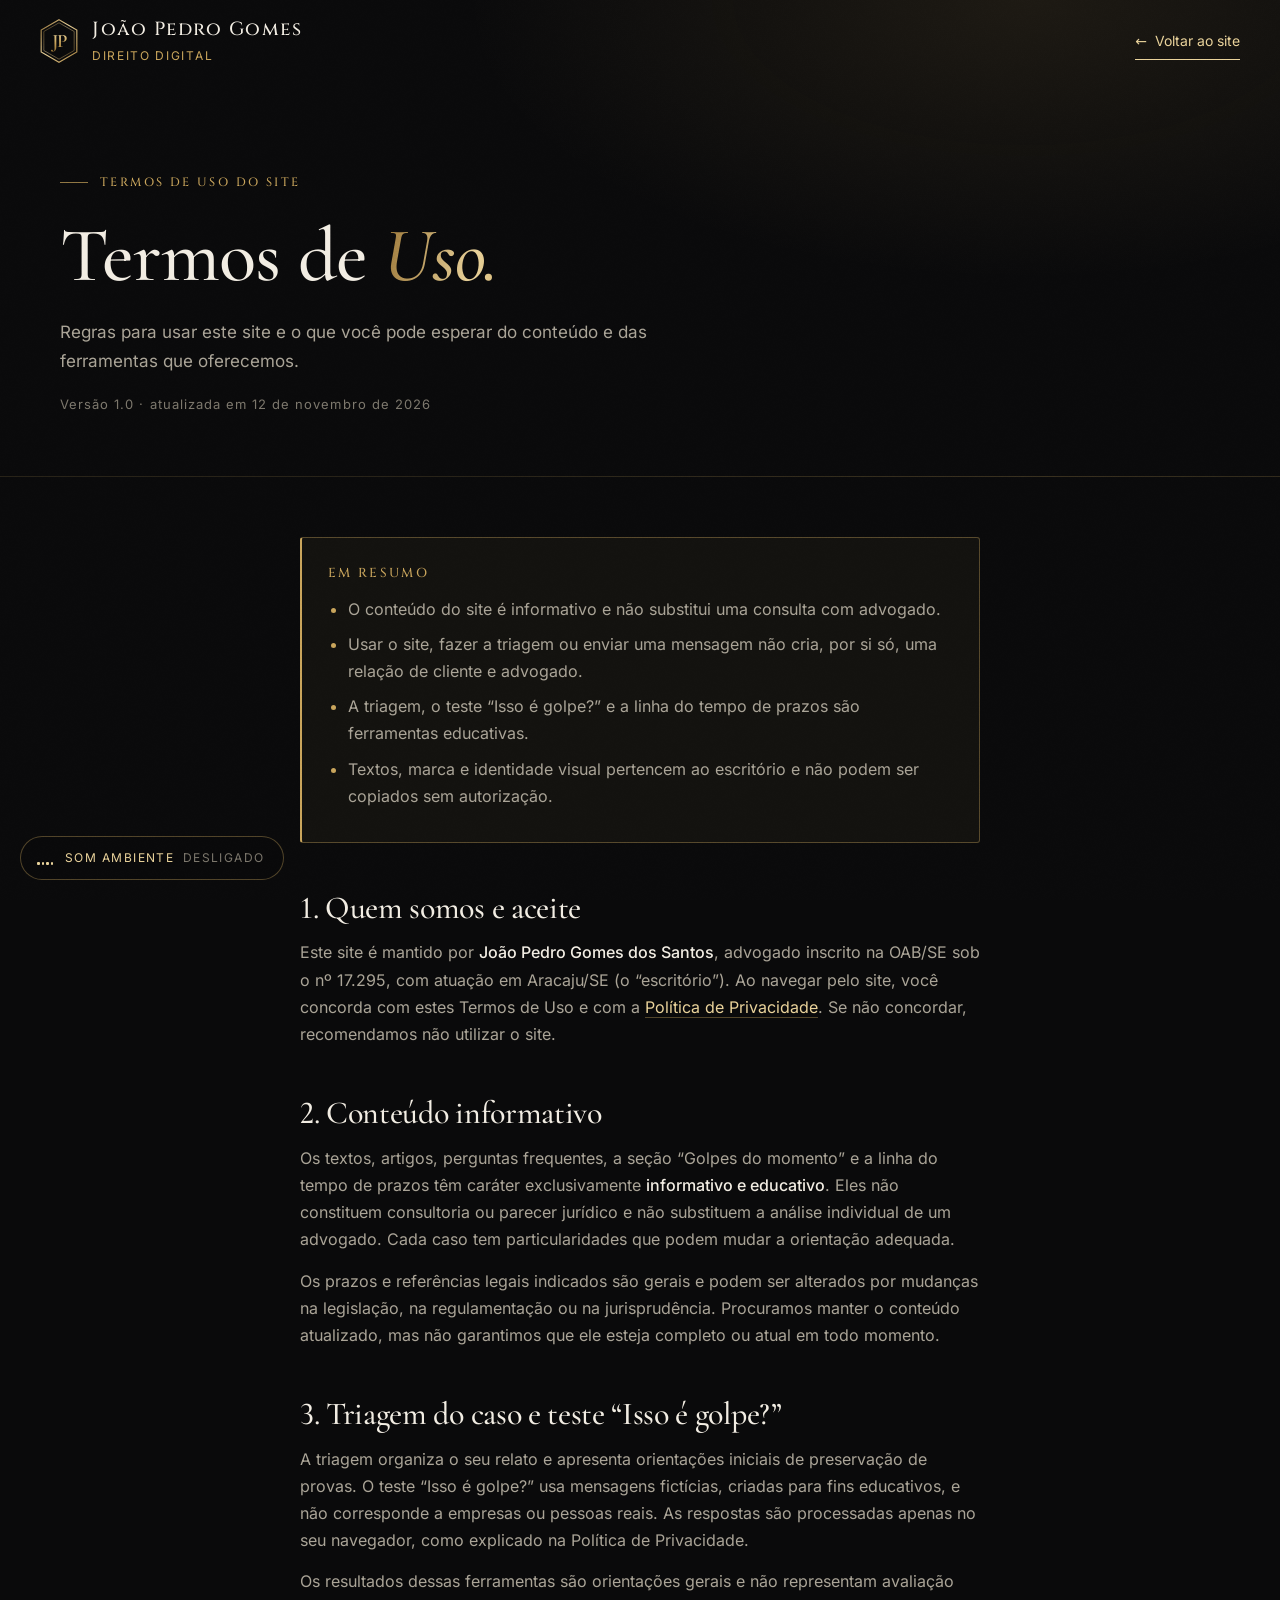
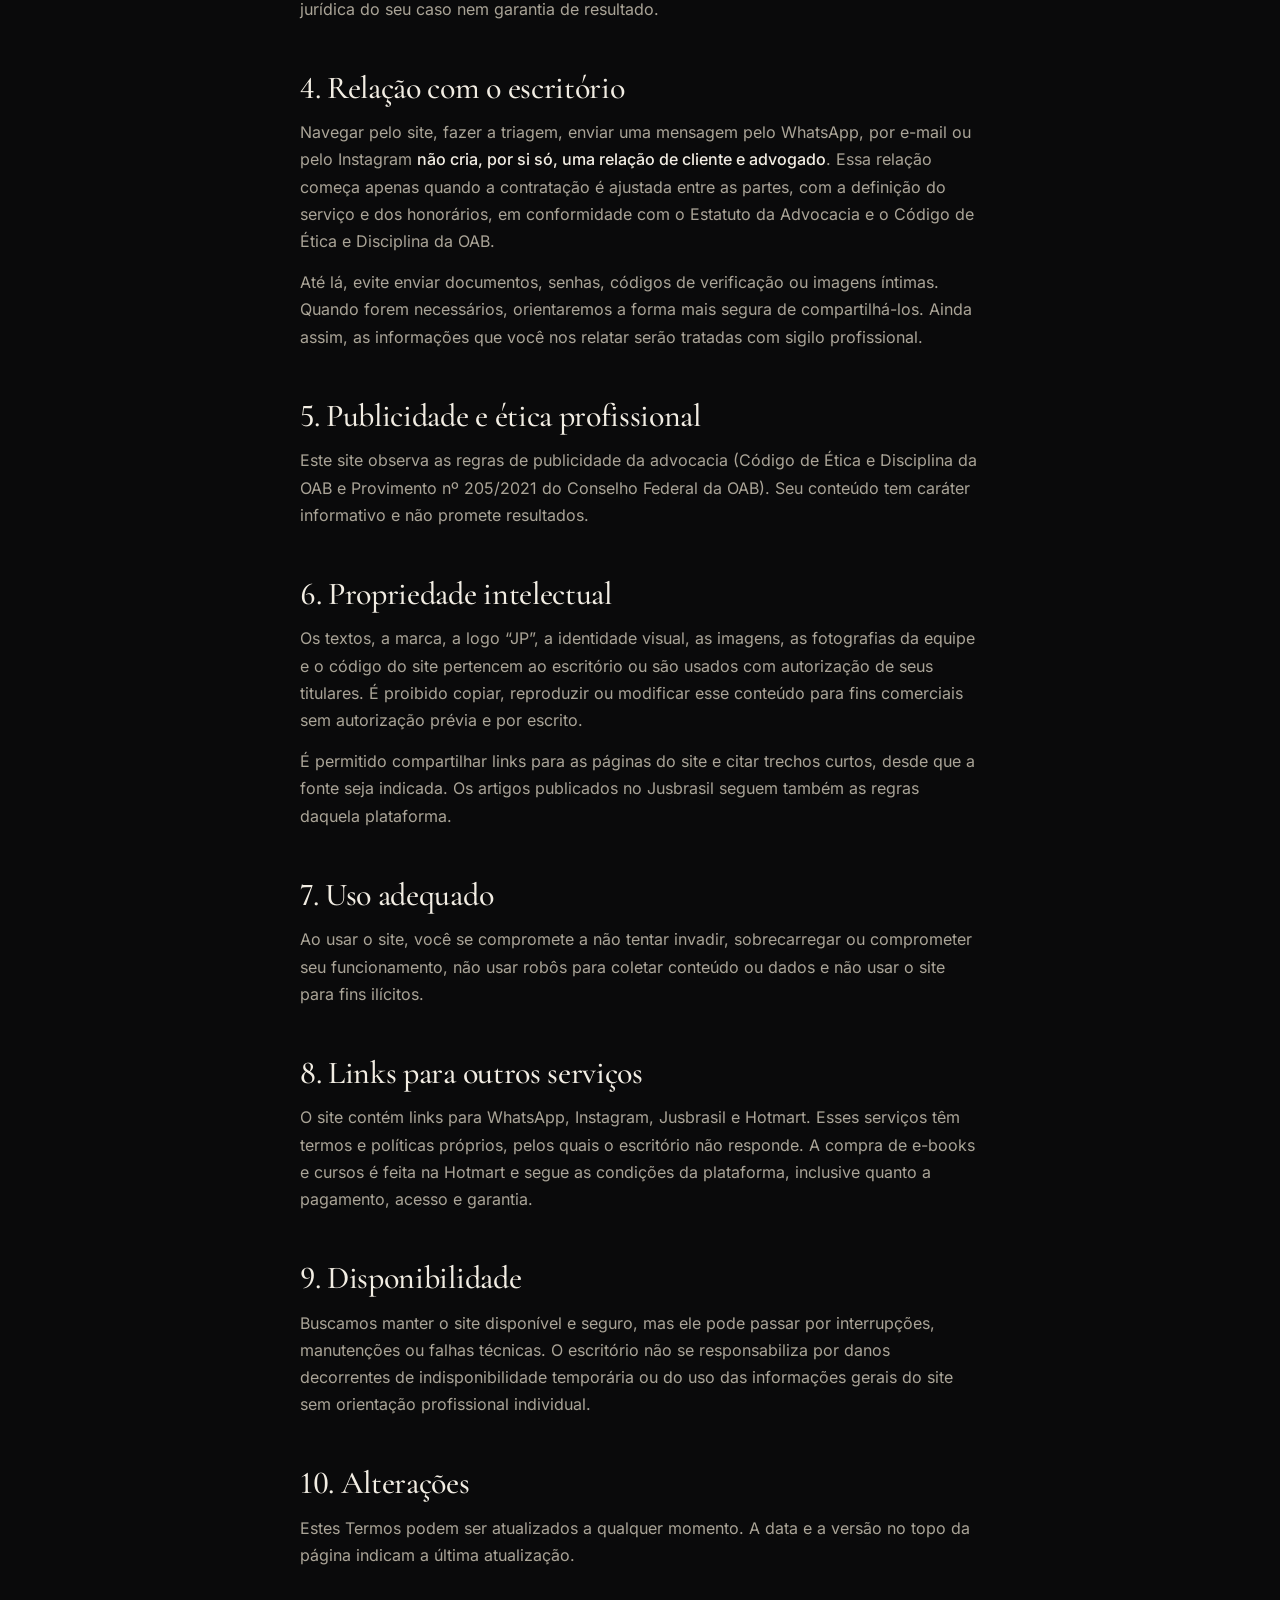
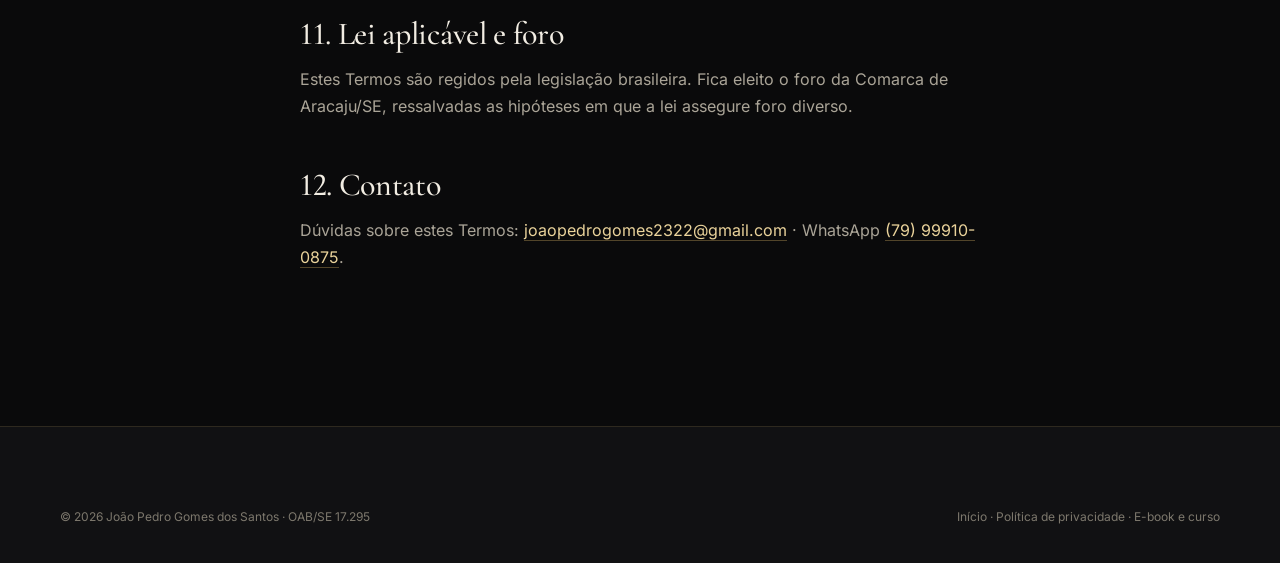
<file: site-arquivo-unico/termos.html>
<!DOCTYPE html>
<html lang="pt-BR">
<head>
  <meta charset="UTF-8">
  <meta name="viewport" content="width=device-width, initial-scale=1, viewport-fit=cover">
  <title>Termos de Uso | João Pedro Gomes</title>
  <meta name="description" content="Termos de Uso do site do escritório João Pedro Gomes: conteúdo informativo, triagem, relação com o escritório, propriedade intelectual e foro.">
  <link rel="canonical" href="https://joaopedrogomesadvhacker.adv.br/termos.html">
  <meta name="theme-color" content="#0a0a0b">
  <link rel="icon" href="/favicon.ico" sizes="32x32">
  <link rel="icon" href="/icon-512.png" type="image/png" sizes="512x512">
  <link rel="apple-touch-icon" href="/apple-touch-icon.png">
  <style>
/* =========================================================
   João Pedro Gomes — Direito Digital e Crimes Cibernéticos
   Folha de estilo única (todas as páginas)
   ========================================================= */

/* ---------- Fontes (hospedadas no próprio site: sem envio de IP ao Google) ---------- */
@font-face { font-family: "Cormorant Garamond"; font-style: normal; font-weight: 500; font-display: swap; src: url("[data-uri]") format("woff2"); }
@font-face { font-family: "Cormorant Garamond"; font-style: italic; font-weight: 500; font-display: swap; src: url("[data-uri]") format("woff2"); }
@font-face { font-family: "Cormorant Garamond"; font-style: normal; font-weight: 600; font-display: swap; src: url("[data-uri]") format("woff2"); }
@font-face { font-family: "Inter"; font-style: normal; font-weight: 400; font-display: swap; src: url("[data-uri]") format("woff2"); }
@font-face { font-family: "Inter"; font-style: normal; font-weight: 500; font-display: swap; src: url("[data-uri]") format("woff2"); }
@font-face { font-family: "Inter"; font-style: normal; font-weight: 600; font-display: swap; src: url("[data-uri]") format("woff2"); }
@font-face { font-family: "Cinzel"; font-style: normal; font-weight: 500; font-display: swap; src: url("[data-uri]") format("woff2"); }

/* ---------- Tokens (paleta alinhada ao dourado da logo) ---------- */
:root {
  --ink: #0a0a0b;
  --ink-2: #111113;
  --ink-3: #17171a;
  --ink-4: #1f1f23;
  --line: rgba(201, 165, 92, .16);
  --line-strong: rgba(201, 165, 92, .38);

  --gold: #c9a55c;
  --gold-hi: #ead39b;
  --gold-lo: #8e6a2f;
  --gold-grad: linear-gradient(100deg, #9a7536 0%, #e9d29a 38%, #c9a55c 58%, #f1dfae 76%, #9a7536 100%);

  --text: #f2ede3;
  --muted: #aaa497;
  --faint: #7d786d;

  --ivory: #f3eee3;
  --ivory-2: #e9e2d2;
  --ivory-ink: #1c1a16;
  --ivory-muted: #5d574b;
  --ivory-line: #d6ccb6;

  --f-display: "Cormorant Garamond", "Cormorant", Georgia, "Times New Roman", serif;
  --f-caps: "Cinzel", "Trajan Pro", Georgia, serif;
  --f-text: "Inter", system-ui, -apple-system, "Segoe UI", Roboto, Arial, sans-serif;

  --ease: cubic-bezier(.2, .7, .2, 1);
  --header-h: 84px;
  --gutter: clamp(20px, 4vw, 40px);
}

/* ---------- Base ---------- */
*, *::before, *::after { box-sizing: border-box; }
* { margin: 0; padding: 0; }
html { background: var(--ink); scroll-behavior: smooth; scroll-padding-top: calc(var(--header-h) + 16px); -webkit-text-size-adjust: 100%; }
body {
  font-family: var(--f-text); font-size: 16px; line-height: 1.7; color: var(--text);
  background: var(--ink); overflow-x: hidden; -webkit-font-smoothing: antialiased; text-rendering: optimizeLegibility;
}
/* textura de grão sutil sobre todo o site (sensação de papel/impressão) */
body::after {
  content: ""; position: fixed; inset: 0; z-index: 9999; pointer-events: none;
  background-image: url("[data-uri]"); opacity: .35; mix-blend-mode: overlay;
}
img, svg { display: block; max-width: 100%; }
a { color: inherit; text-decoration: none; }
ul, ol { list-style: none; }
button { font: inherit; color: inherit; background: none; border: 0; cursor: pointer; }
::selection { background: var(--gold); color: var(--ink); }
:focus-visible { outline: 2px solid var(--gold-hi); outline-offset: 4px; border-radius: 2px; }
[hidden] { display: none !important; }
.sr-only { position: absolute !important; width: 1px; height: 1px; padding: 0; margin: -1px; overflow: hidden; clip: rect(0 0 0 0); white-space: nowrap; border: 0; }

.container { width: 100%; max-width: 1240px; margin-inline: auto; padding-inline: var(--gutter); }

.skip-link {
  position: fixed; top: 12px; left: 12px; z-index: 3000; padding: 12px 18px;
  background: var(--gold-hi); color: var(--ink); font-weight: 600; border-radius: 3px;
  transform: translateY(-200%); transition: transform .2s var(--ease);
}
.skip-link:focus { transform: none; }

/* ---------- Tipografia ---------- */
h1, h2, h3, h4 { font-family: var(--f-display); font-weight: 500; line-height: 1.08; letter-spacing: -.01em; }
h1, h2, h3, h4, .tl-panel .big, .tl-node strong, .m-step .num, .rotator, .quote { font-variant-numeric: lining-nums; }
.eyebrow {
  display: inline-flex; align-items: center; gap: 12px;
  font-family: var(--f-caps); font-size: 12px; letter-spacing: .2em; text-transform: uppercase; color: var(--gold);
  margin-bottom: 22px;
}
.eyebrow::before { content: ""; width: 28px; height: 1px; background: currentColor; opacity: .7; }
.eyebrow.no-rule::before { display: none; }
.section-title { font-size: clamp(36px, 4.6vw, 60px); margin-bottom: 20px; text-wrap: balance; }
.section-title em, .gold-text {
  font-style: italic; background: var(--gold-grad); background-size: 220% 100%;
  -webkit-background-clip: text; background-clip: text; color: transparent;
}
.lead { font-size: 17px; color: var(--muted); max-width: 620px; }

/* ---------- Botões ---------- */
.btn {
  position: relative; display: inline-flex; align-items: center; justify-content: center; gap: 10px;
  min-height: 52px; padding: 14px 26px; border-radius: 2px; overflow: hidden; isolation: isolate;
  font-family: var(--f-text); font-size: 14px; font-weight: 500; letter-spacing: .02em; white-space: nowrap;
  transition: transform .3s var(--ease), background-color .3s, color .3s, border-color .3s, box-shadow .3s;
}
.btn svg { width: 18px; height: 18px; flex-shrink: 0; }
.btn-gold { color: #14110b; background: linear-gradient(180deg, #e2c482, #c9a55c 55%, #b48d48); box-shadow: 0 10px 30px -12px rgba(201, 165, 92, .55), inset 0 1px 0 rgba(255, 255, 255, .35); }
/* brilho que atravessa o botão ao passar o mouse */
.btn-gold::after {
  content: ""; position: absolute; inset: -20% auto -20% -60%; width: 45%; z-index: -1;
  background: linear-gradient(100deg, transparent, rgba(255, 255, 255, .55), transparent);
  transform: skewX(-20deg); transition: left .7s var(--ease);
}
.btn-gold:hover { transform: translateY(-2px); box-shadow: 0 16px 36px -12px rgba(201, 165, 92, .7), inset 0 1px 0 rgba(255, 255, 255, .35); }
.btn-gold:hover::after { left: 120%; }
.btn-line { color: var(--gold-hi); border: 1px solid var(--line-strong); background: rgba(10, 10, 11, .35); }
.btn-line:hover { border-color: var(--gold-hi); background: rgba(201, 165, 92, .08); transform: translateY(-2px); }
.btn .arrow { transition: transform .3s var(--ease); }
.btn:hover .arrow { transform: translateX(4px); }

.text-link { display: inline-flex; align-items: center; gap: 8px; color: var(--gold-hi); font-size: 14px; padding-block: 6px; border-bottom: 1px solid currentColor; }
.text-link span { transition: transform .3s var(--ease); }
.text-link:hover span { transform: translate(3px, -3px); }

/* ---------- Logo ---------- */
.logo-mark { width: 38px; height: 44px; flex-shrink: 0; }
.logo-mark .hex-out, .logo-mark .hex-in { fill: none; stroke: url(#goldStroke); }
.brand { display: inline-flex; align-items: center; gap: 14px; }
.brand-name { font-family: var(--f-caps); font-size: 19px; letter-spacing: .08em; line-height: 1.1; color: var(--text); }
.brand-sub { display: block; font-family: var(--f-text); font-size: 12px; letter-spacing: .14em; text-transform: uppercase; color: var(--gold); margin-top: 3px; }

/* ---------- Header ---------- */
.site-header {
  position: fixed; inset: 0 0 auto; z-index: 1000; height: var(--header-h);
  transition: height .4s var(--ease), background-color .4s, border-color .4s, backdrop-filter .4s;
  border-bottom: 1px solid transparent;
}
.site-header.is-scrolled { --header-h: 68px; height: 68px; background: rgba(10, 10, 11, .82); border-color: var(--line); backdrop-filter: blur(14px) saturate(1.2); -webkit-backdrop-filter: blur(14px) saturate(1.2); }
.header-inner { height: 100%; display: flex; align-items: center; justify-content: space-between; gap: 24px; }
.main-nav ul { display: flex; gap: clamp(14px, 1.8vw, 28px); }
.main-nav a { position: relative; font-size: 13px; color: var(--muted); padding-block: 8px; transition: color .25s; }
.main-nav a::after { content: ""; position: absolute; left: 0; right: 0; bottom: 2px; height: 1px; background: var(--gold); transform: scaleX(0); transform-origin: left; transition: transform .35s var(--ease); }
.main-nav a:hover, .main-nav a[aria-current] { color: var(--gold-hi); }
.main-nav a:hover::after, .main-nav a[aria-current]::after { transform: scaleX(1); }
.header-cta { min-height: 44px; padding: 10px 18px; font-size: 13px; }
.menu-btn { display: none; width: 46px; height: 46px; align-items: center; justify-content: center; border: 1px solid var(--line-strong); border-radius: 2px; }
.menu-btn span, .menu-btn span::before, .menu-btn span::after { display: block; width: 18px; height: 1.5px; background: var(--gold-hi); position: relative; transition: transform .3s var(--ease), background-color .2s; }
.menu-btn span::before, .menu-btn span::after { content: ""; position: absolute; left: 0; }
.menu-btn span::before { top: -6px; } .menu-btn span::after { top: 6px; }
.menu-btn[aria-expanded="true"] span { background: transparent; }
.menu-btn[aria-expanded="true"] span::before { transform: translateY(6px) rotate(45deg); }
.menu-btn[aria-expanded="true"] span::after { transform: translateY(-6px) rotate(-45deg); }
.mobile-nav {
  position: fixed; inset: var(--header-h) 0 0; z-index: 999; background: var(--ink);
  padding: 28px var(--gutter) 40px; overflow-y: auto; opacity: 0; visibility: hidden; transform: translateY(-8px);
  transition: opacity .3s, transform .3s var(--ease), visibility .3s;
}
.mobile-nav.is-open { opacity: 1; visibility: visible; transform: none; }
.mobile-nav li a { display: flex; justify-content: space-between; align-items: baseline; padding: 16px 0; border-bottom: 1px solid var(--line); font-family: var(--f-display); font-size: 28px; }
.mobile-nav li a small { font-family: var(--f-caps); font-size: 12px; color: var(--gold); letter-spacing: .15em; }
.mobile-nav .btn { width: 100%; margin-top: 28px; }

/* ---------- Revelação ao rolar ---------- */
.js .reveal { opacity: 0; transform: translateY(28px); transition: opacity .9s var(--ease), transform .9s var(--ease); transition-delay: calc(var(--i, 0) * 90ms); }
.js .reveal.is-in { opacity: 1; transform: none; }

/* ---------- HERO ---------- */
.hero { position: relative; min-height: min(100svh, 980px); display: flex; align-items: center; padding: calc(var(--header-h) + 48px) 0 96px; overflow: hidden; isolation: isolate; }
.hero-bg { position: absolute; inset: 0; z-index: -1; pointer-events: none;
  background:
    radial-gradient(600px circle at var(--px, 72%) var(--py, 40%), rgba(201, 165, 92, .13), transparent 60%),
    radial-gradient(900px 600px at 85% 20%, rgba(201, 165, 92, .08), transparent 70%),
    radial-gradient(700px 500px at 0% 100%, rgba(60, 70, 90, .18), transparent 70%),
    var(--ink);
}
.hero-bg::before { /* malha hexagonal muito sutil */
  content: ""; position: absolute; inset: 0; opacity: .5;
  background-image: url("data:image/svg+xml,%3Csvg xmlns='http://www.w3.org/2000/svg' width='56' height='97' viewBox='0 0 56 97'%3E%3Cpath d='M28 1 55 16.5v31L28 63 1 47.5v-31z M28 63v34 M1 16.5 0 16 M55 16.5l1-.5' fill='none' stroke='%23c9a55c' stroke-opacity='.07'/%3E%3C/svg%3E");
  -webkit-mask-image: radial-gradient(ellipse at 70% 40%, #000 0%, transparent 70%); mask-image: radial-gradient(ellipse at 70% 40%, #000 0%, transparent 70%);
}
.hero-grid { display: grid; grid-template-columns: 1.08fr .92fr; gap: clamp(40px, 6vw, 96px); align-items: center; }
.hero-kicker { display: flex; flex-wrap: wrap; align-items: center; gap: 10px 16px; margin-bottom: 30px; font-family: var(--f-caps); font-size: 12px; letter-spacing: .2em; text-transform: uppercase; color: var(--gold); }
.hero-kicker .dot { width: 5px; height: 5px; background: var(--gold); transform: rotate(45deg); }
.hero-title { font-size: clamp(46px, 5.1vw, 78px); line-height: .98; letter-spacing: -.025em; margin-bottom: 30px; }
.hero-title .line { display: block; overflow: hidden; padding-bottom: .06em; }
.hero-title .line > span { display: inline-block; }
.js .hero-title .line > span { transform: translateY(105%); transition: transform 1.1s var(--ease); transition-delay: calc(var(--i, 0) * 120ms + 150ms); }
.js .is-loaded .hero-title .line > span { transform: none; }
.hero-title .gold-text { animation: sheen 9s ease-in-out infinite; padding-right: .08em; }
@keyframes sheen { 0%, 100% { background-position: 0% 50%; } 50% { background-position: 100% 50%; } }
.hero-sub { font-size: clamp(16px, 1.25vw, 18px); color: var(--muted); max-width: 540px; margin-bottom: 30px; }

.rotator-line { display: flex; flex-wrap: wrap; align-items: baseline; gap: 6px 14px; margin-bottom: 38px; font-size: 15px; color: var(--faint); }
.rotator-line .label { font-family: var(--f-caps); font-size: 12px; letter-spacing: .18em; text-transform: uppercase; }
.rotator { display: inline-grid; font-family: var(--f-display); font-size: 30px; font-style: italic; color: var(--gold-hi); line-height: 1.1; }
.rotator > span { grid-area: 1 / 1; opacity: 0; transform: translateY(14px); filter: blur(6px); transition: opacity .6s var(--ease), transform .6s var(--ease), filter .6s var(--ease); white-space: nowrap; }
.rotator > span.is-active { opacity: 1; transform: none; filter: none; }
.rotator > span.is-leaving { opacity: 0; transform: translateY(-14px); filter: blur(6px); }
.hero-actions { display: flex; flex-wrap: wrap; gap: 14px; }

/* retrato */
.hero-visual { position: relative; justify-self: end; width: 100%; max-width: 470px; }
.circuit { position: absolute; z-index: 0; max-width: none; width: 160%; left: -30%; top: 8%; pointer-events: none; overflow: visible; }
.circuit .trace { fill: none; stroke: var(--gold); stroke-width: 1; stroke-dasharray: var(--len, 600); stroke-dashoffset: var(--len, 600); opacity: .75; }
.circuit .node { fill: var(--ink); stroke: var(--gold); stroke-width: 1; opacity: 0; transition: opacity .6s .9s; }
.circuit .pulse { fill: var(--gold-hi); filter: drop-shadow(0 0 6px var(--gold)); opacity: 0; transition: opacity .6s 2.2s; }
.is-loaded .circuit .trace { animation: draw 2.4s var(--ease) forwards; animation-delay: calc(var(--d, 0) * 1ms + 400ms); }
.is-loaded .circuit .node, .is-loaded .circuit .pulse { opacity: 1; }
@keyframes draw { to { stroke-dashoffset: 0; } }
.portrait { position: relative; z-index: 1; aspect-ratio: 4 / 5; border-radius: 240px 240px 3px 3px; overflow: hidden; background: #2a2a2e; box-shadow: 0 40px 80px -30px rgba(0, 0, 0, .9); }
.portrait img { width: 100%; height: 100%; object-fit: cover; object-position: 50% 8%; filter: brightness(.9) contrast(1.06) saturate(.9); transform: scale(1.06); transition: transform 1.8s var(--ease); }
.is-loaded .portrait img { transform: scale(1); }
.portrait::after { content: ""; position: absolute; inset: 0; background: linear-gradient(180deg, transparent 45%, rgba(10, 10, 11, .25) 65%, rgba(10, 10, 11, .92) 100%), radial-gradient(90% 70% at 50% 30%, transparent 40%, rgba(10, 10, 11, .55)), linear-gradient(160deg, rgba(201, 165, 92, .14), transparent 45%); }
.portrait-frame { position: absolute; inset: -14px; z-index: 2; border: 1px solid var(--line-strong); border-radius: 254px 254px 6px 6px; pointer-events: none; }
.id-card { position: absolute; z-index: 3; left: 22px; right: 22px; bottom: 22px; padding: 18px 20px; display: flex; align-items: center; justify-content: space-between; gap: 16px;
  background: rgba(10, 10, 11, .72); border: 1px solid var(--line-strong); backdrop-filter: blur(10px); -webkit-backdrop-filter: blur(10px); border-radius: 2px; }
.id-card strong { display: block; font-family: var(--f-display); font-size: 23px; font-weight: 500; line-height: 1.15; }
.id-card span { display: block; font-size: 12px; letter-spacing: .12em; text-transform: uppercase; color: var(--gold); margin-top: 4px; }
.id-card .seal { width: 46px; height: 52px; flex-shrink: 0; }
.scroll-cue { position: absolute; left: 50%; bottom: 26px; transform: translateX(-50%); display: flex; flex-direction: column; align-items: center; gap: 10px; font-size: 12px; letter-spacing: .2em; text-transform: uppercase; color: var(--faint); }
.scroll-cue i { width: 1px; height: 44px; background: linear-gradient(var(--gold), transparent); animation: cue 2.4s var(--ease) infinite; transform-origin: top; }
@keyframes cue { 0% { transform: scaleY(0); opacity: 1; } 70% { transform: scaleY(1); opacity: 1; } 100% { transform: scaleY(1); opacity: 0; } }

/* ---------- Faixa em movimento (áreas) ---------- */
.marquee { border-block: 1px solid var(--line); background: var(--ink-2); overflow: hidden; padding-block: 22px; -webkit-mask-image: linear-gradient(90deg, transparent, #000 10%, #000 90%, transparent); mask-image: linear-gradient(90deg, transparent, #000 10%, #000 90%, transparent); }
.marquee-track { display: flex; width: max-content; animation: marquee 48s linear infinite; }
.marquee:hover .marquee-track { animation-play-state: paused; }
.marquee-track ul { display: flex; align-items: center; }
.marquee-track li { display: flex; align-items: center; gap: 36px; padding-right: 36px; font-family: var(--f-display); font-size: clamp(22px, 2.2vw, 30px); font-style: italic; color: var(--muted); white-space: nowrap; }
.marquee-track li::after { content: ""; width: 7px; height: 7px; border: 1px solid var(--gold); transform: rotate(45deg); }
@keyframes marquee { to { transform: translateX(-50%); } }

/* ---------- Seções ---------- */
.section { position: relative; padding: clamp(84px, 11vw, 150px) 0; }
.section-head { max-width: 760px; margin-bottom: clamp(44px, 6vw, 72px); }
.section-head.center { margin-inline: auto; text-align: center; }
.section-head.center .eyebrow::after { content: ""; width: 28px; height: 1px; background: currentColor; opacity: .7; }
.section-head.split { max-width: none; display: flex; justify-content: space-between; align-items: end; gap: 40px; }
.section-head.split > div { max-width: 720px; }
.section-head .side-note { max-width: 300px; font-size: 14px; color: var(--muted); }

/* ---------- Atuação ---------- */
.areas { display: grid; grid-template-columns: repeat(4, minmax(0, 1fr)); border-top: 1px solid var(--line); border-left: 1px solid var(--line); }
.area {
  position: relative; display: flex; flex-direction: column; min-height: 320px; padding: 34px 28px 28px;
  border-right: 1px solid var(--line); border-bottom: 1px solid var(--line); text-align: left; overflow: hidden; isolation: isolate;
  transition: background-color .4s;
}
/* holofote que segue o cursor */
.area::before { content: ""; position: absolute; inset: 0; z-index: -1; opacity: 0; transition: opacity .4s;
  background: radial-gradient(360px circle at var(--mx, 50%) var(--my, 50%), rgba(201, 165, 92, .14), transparent 65%); }
.area:hover::before, .area:focus-visible::before { opacity: 1; }
.area-num { font-family: var(--f-caps); font-size: 12px; letter-spacing: .2em; color: var(--faint); margin-bottom: 30px; display: flex; justify-content: space-between; align-items: center; }
.area-icon { width: 34px; height: 34px; color: var(--gold); stroke: currentColor; fill: none; stroke-width: 1.2; stroke-linecap: round; stroke-linejoin: round; transition: transform .5s var(--ease); }
.area:hover .area-icon { transform: translateY(-3px) scale(1.06); }
.area h3 { font-size: 27px; line-height: 1.12; margin: 22px 0 12px; }
.area p { font-size: 14px; color: var(--muted); line-height: 1.7; }
.area-go { margin-top: auto; padding-top: 22px; display: flex; align-items: center; gap: 8px; font-size: 13px; color: var(--gold-hi); }
.area-go::before { content: ""; width: 0; height: 1px; background: currentColor; transition: width .4s var(--ease); }
.area:hover .area-go::before, .area:focus-visible .area-go::before { width: 22px; }

/* ---------- Prazos (linha do tempo) ---------- */
.timeline-section { background: linear-gradient(180deg, var(--ink) 0%, var(--ink-2) 100%); }
.timeline { position: relative; }
.tl-rail { position: relative; display: grid; grid-template-columns: repeat(5, 1fr); margin-bottom: 44px; }
.tl-rail::before, .tl-progress { content: ""; position: absolute; left: 10%; right: 10%; top: 31px; height: 1px; background: var(--line-strong); }
.tl-progress { right: auto; width: 0; background: var(--gold-grad); height: 2px; top: 30px; transition: width .8s var(--ease); box-shadow: 0 0 12px rgba(201, 165, 92, .6); }
.tl-node { position: relative; z-index: 1; display: flex; flex-direction: column; align-items: center; gap: 14px; padding: 8px 4px; text-align: center; }
.tl-node .mark { width: 46px; height: 46px; display: grid; place-items: center; }
.tl-node .mark svg { width: 46px; height: 46px; }
.tl-node .mark .hx { fill: var(--ink-2); stroke: var(--line-strong); transition: fill .4s, stroke .4s; }
.tl-node .mark .core { fill: var(--gold); opacity: 0; transform-origin: center; transform: scale(.4); transition: opacity .4s, transform .4s var(--ease); }
.tl-node strong { font-family: var(--f-display); font-size: 25px; font-weight: 500; color: var(--muted); transition: color .3s; line-height: 1.1; }
.tl-node small { font-size: 12px; letter-spacing: .14em; text-transform: uppercase; color: var(--faint); }
.tl-node[aria-selected="true"] strong, .tl-node:hover strong { color: var(--text); }
.tl-node[aria-selected="true"] .hx { stroke: var(--gold); fill: #1d1a13; }
.tl-node[aria-selected="true"] .core, .tl-node.is-past .core { opacity: 1; transform: scale(1); }
.tl-node.is-past .hx { stroke: var(--gold-lo); }
.tl-panels { position: relative; display: grid; max-width: 900px; margin-inline: auto; }
/* todos os painéis ocupam a mesma célula: a altura não muda ao trocar de aba (sem saltos na página) */
.tl-panels .tl-panel { grid-area: 1 / 1; }
.tl-panels .tl-panel[hidden] { display: grid !important; visibility: hidden; }
.tl-panel { display: grid; grid-template-columns: 220px 1fr; gap: 40px; padding: 36px 40px; border: 1px solid var(--line); background: rgba(23, 23, 26, .6); border-radius: 2px; }
.tl-panel.is-entering { animation: panelIn .6s var(--ease); }
@keyframes panelIn { from { opacity: 0; transform: translateY(12px); } to { opacity: 1; transform: none; } }
.tl-panel .big { font-family: var(--f-display); font-size: 64px; line-height: .95; color: var(--gold-hi); font-style: italic; }
.tl-panel .big small { display: block; font-family: var(--f-caps); font-style: normal; font-size: 12px; letter-spacing: .2em; color: var(--gold); margin-top: 12px; text-transform: uppercase; }
.tl-panel h3 { font-size: 30px; margin-bottom: 12px; }
.tl-panel p { color: var(--muted); font-size: 15px; }
.tl-panel .law { display: inline-block; margin-top: 16px; font-size: 12px; letter-spacing: .1em; text-transform: uppercase; color: var(--gold); border-top: 1px solid var(--line); padding-top: 12px; }
.tl-foot { text-align: center; color: var(--faint); font-size: 13px; margin-top: 28px; }

/* ---------- Método (seção clara) ---------- */
.method { background: var(--ivory); color: var(--ivory-ink); }
.method::before { content: ""; position: absolute; inset: 0; background: radial-gradient(800px 500px at 0% 0%, rgba(201, 165, 92, .16), transparent 70%); pointer-events: none; }
.method .eyebrow { color: #8a6a2f; }
.method .section-title em { background: linear-gradient(100deg, #6e5220, #b08a45 50%, #6e5220); -webkit-background-clip: text; background-clip: text; color: transparent; }
.method-grid { position: relative; display: grid; grid-template-columns: 1fr 1fr; gap: clamp(48px, 8vw, 120px); align-items: start; }
.method-sticky { position: sticky; top: calc(var(--header-h) + 40px); }
.method-intro { color: var(--ivory-muted); font-size: 16px; max-width: 460px; margin-bottom: 36px; }
.dossier { max-width: 400px; background: #fbf8f1; border: 1px solid var(--ivory-line); border-radius: 22px; padding: 22px; box-shadow: 0 30px 60px -30px rgba(60, 45, 15, .35), 0 1px 0 #fff inset; }
.dossier-top { display: flex; justify-content: space-between; align-items: center; padding-bottom: 16px; border-bottom: 1px solid var(--ivory-line); font-family: var(--f-caps); font-size: 12px; letter-spacing: .14em; color: #8a6a2f; }
.dossier-top i { width: 8px; height: 8px; border-radius: 50%; background: #3f8f5a; box-shadow: 0 0 0 4px rgba(63, 143, 90, .15); animation: live 2s ease-in-out infinite; }
@keyframes live { 50% { box-shadow: 0 0 0 7px rgba(63, 143, 90, 0); } }
.dossier-msg { margin: 18px 0; padding: 14px 16px; background: var(--ivory-2); border-radius: 4px 14px 14px; font-size: 14px; color: #3b362c; }
.dossier-msg small { display: block; font-size: 12px; color: var(--ivory-muted); margin-top: 6px; }
.dossier-row { display: grid; grid-template-columns: 28px 1fr 18px; gap: 10px; align-items: center; padding: 13px 10px; border-radius: 6px; transition: background-color .4s, transform .4s var(--ease); }
.dossier-row + .dossier-row { border-top: 1px solid #ece5d5; }
.dossier-row .n { font-family: var(--f-caps); font-size: 12px; color: #a08350; }
.dossier-row b { display: block; font-size: 14px; font-weight: 500; }
.dossier-row small { font-size: 12px; color: var(--ivory-muted); }
.dossier-row .ck { width: 18px; height: 18px; border-radius: 50%; border: 1px solid var(--ivory-line); display: grid; place-items: center; transition: background-color .4s, border-color .4s; }
.dossier-row .ck svg { width: 10px; height: 10px; stroke: #fff; stroke-width: 2.4; fill: none; opacity: 0; transition: opacity .3s; }
.dossier-row.is-done .ck { background: #b08a45; border-color: #b08a45; }
.dossier-row.is-done .ck svg { opacity: 1; }
.dossier-row.is-current { background: #f1e8d4; transform: translateX(4px); }
.dossier-foot { margin-top: 14px; padding-top: 14px; border-top: 1px solid var(--ivory-line); font-size: 12px; color: var(--ivory-muted); text-align: center; letter-spacing: .04em; }
.method-steps { position: relative; padding-left: 56px; }
.method-rail { position: absolute; left: 18px; top: 10px; bottom: 10px; width: 1px; background: var(--ivory-line); }
.method-rail i { position: absolute; inset: 0 0 auto; height: var(--fill, 0%); background: linear-gradient(#b08a45, #8a6a2f); }
.m-step { position: relative; padding: 18px 0 clamp(64px, 9vw, 120px); }
.m-step:last-child { padding-bottom: 10px; }
.m-step::before { content: ""; position: absolute; left: -44px; top: 30px; width: 11px; height: 11px; border: 1px solid #b08a45; background: var(--ivory); transform: rotate(45deg); transition: background-color .4s; }
.m-step.is-current::before, .m-step.is-done::before { background: #b08a45; }
.m-step .num { font-family: var(--f-display); font-size: 74px; line-height: 1; font-style: italic; color: #c6ae7c; margin-bottom: 12px; }
.m-step .eyebrow { margin-bottom: 10px; }
.m-step h3 { font-size: clamp(30px, 3vw, 40px); margin-bottom: 14px; }
.m-step p { color: var(--ivory-muted); font-size: 16px; max-width: 470px; }
.m-step .text-link { color: #6e5220; margin-top: 22px; }

/* ---------- Triagem ---------- */
.triage-section { background: var(--ink-2); border-block: 1px solid var(--line); }
.triage-wrap { display: grid; grid-template-columns: .85fr 1.15fr; gap: clamp(40px, 6vw, 90px); align-items: start; }
.triage-aside .lead { margin-bottom: 30px; }
.assurances li { display: flex; gap: 14px; padding: 16px 0; border-top: 1px solid var(--line); font-size: 14px; color: var(--muted); }
.assurances li svg { width: 20px; height: 20px; flex-shrink: 0; stroke: var(--gold); fill: none; stroke-width: 1.4; margin-top: 2px; }
.assurances b { color: var(--text); font-weight: 500; }
.triage { position: relative; background: linear-gradient(180deg, var(--ink-3), var(--ink-2)); border: 1px solid var(--line-strong); border-radius: 3px; box-shadow: 0 40px 80px -40px rgba(0, 0, 0, .9); overflow: hidden; }
.triage::before { content: ""; position: absolute; inset: 0 0 auto; height: 1px; background: var(--gold-grad); opacity: .8; }
.triage-head { display: flex; align-items: center; justify-content: space-between; gap: 16px; padding: 20px 28px; border-bottom: 1px solid var(--line); }
.triage-head .t { font-family: var(--f-caps); font-size: 12px; letter-spacing: .18em; color: var(--gold); }
.triage-head .count { font-size: 13px; color: var(--muted); }
.triage-bar { height: 2px; background: rgba(201, 165, 92, .12); }
.triage-bar i { display: block; height: 100%; width: var(--p, 0%); background: var(--gold-grad); transition: width .6s var(--ease); }
.triage-body { padding: 30px 28px 32px; min-height: 420px; }
.t-step h3 { font-size: clamp(26px, 2.4vw, 32px); margin-bottom: 8px; }
.t-step > p { color: var(--muted); font-size: 14px; margin-bottom: 22px; }
.t-step.is-entering { animation: panelIn .5s var(--ease); }
.options { display: grid; grid-template-columns: 1fr 1fr; gap: 10px; }
.options.one { grid-template-columns: 1fr; }
.opt { display: flex; align-items: center; gap: 14px; min-height: 58px; padding: 12px 16px; text-align: left; font-size: 14px; line-height: 1.4; border: 1px solid var(--line); background: rgba(10, 10, 11, .4); border-radius: 2px; transition: border-color .25s, background-color .25s, transform .25s var(--ease); }
.opt svg { width: 22px; height: 22px; flex-shrink: 0; stroke: var(--gold); fill: none; stroke-width: 1.3; stroke-linecap: round; stroke-linejoin: round; }
.opt:hover { border-color: var(--gold); background: rgba(201, 165, 92, .07); transform: translateY(-1px); }
.opt[aria-pressed="true"] { border-color: var(--gold-hi); background: rgba(201, 165, 92, .12); }
.t-nav { display: flex; justify-content: space-between; align-items: center; margin-top: 22px; min-height: 44px; }
.back-btn { display: inline-flex; align-items: center; gap: 8px; min-height: 44px; font-size: 13px; color: var(--muted); }
.back-btn:hover { color: var(--gold-hi); }
.summary { display: grid; grid-template-columns: repeat(3, 1fr); gap: 1px; background: var(--line); border: 1px solid var(--line); margin-bottom: 24px; }
.summary div { background: var(--ink-3); padding: 14px 16px; }
.summary dt { font-size: 12px; letter-spacing: .12em; text-transform: uppercase; color: var(--gold); margin-bottom: 4px; }
.summary dd { font-size: 14px; line-height: 1.45; }
.r-note { display: flex; gap: 12px; padding: 14px 16px; margin-bottom: 20px; border-left: 2px solid var(--gold); background: rgba(201, 165, 92, .07); font-size: 14px; color: var(--text); }
.checklist-title { font-family: var(--f-caps); font-size: 12px; letter-spacing: .16em; color: var(--gold); margin-bottom: 8px; }
.checklist li { position: relative; padding: 10px 0 10px 30px; font-size: 14px; color: var(--muted); border-bottom: 1px solid rgba(201, 165, 92, .08); }
.checklist li::before { content: ""; position: absolute; left: 4px; top: 17px; width: 8px; height: 8px; border: 1px solid var(--gold); transform: rotate(45deg); }
.r-actions { display: flex; flex-wrap: wrap; gap: 12px; margin-top: 26px; }
.r-actions .btn { flex: 1 1 auto; }
.r-legal { margin-top: 18px; font-size: 12px; color: var(--faint); }

/* ---------- Sobre ---------- */
.about-grid { display: grid; grid-template-columns: .9fr 1.1fr; gap: clamp(44px, 7vw, 110px); align-items: center; }
.about-grid + .about-grid { margin-top: clamp(80px, 10vw, 140px); padding-top: clamp(80px, 10vw, 140px); border-top: 1px solid var(--line); }
.about-grid.reverse { grid-template-columns: 1.1fr .9fr; }
.about-grid.reverse .about-photo { order: 2; justify-self: end; }
.about-grid.reverse .about-photo::before { inset: 22px 22px -22px -22px; }
.about-grid.reverse .about-photo .caption { right: auto; left: -22px; }
.about-photo img.soft { object-position: 50% 30%; filter: saturate(.85) brightness(.94) contrast(1.04); }
.about-photo { position: relative; max-width: 460px; isolation: isolate; }
.about-photo .ph { aspect-ratio: 18 / 25; overflow: hidden; border-radius: 230px 230px 3px 3px; background: #222; }
.about-photo img { width: 100%; height: 100%; object-fit: cover; object-position: 50% 20%; }
.about-photo::before { content: ""; position: absolute; inset: 22px -22px -22px 22px; border: 1px solid var(--line-strong); border-radius: 240px 240px 4px 4px; z-index: -1; }
.about-photo .caption { position: absolute; right: -22px; bottom: 34px; padding: 14px 18px; background: var(--ink); border: 1px solid var(--line-strong); font-size: 12px; letter-spacing: .14em; text-transform: uppercase; color: var(--gold); }
.about-copy p { color: var(--muted); font-size: 16px; margin-bottom: 18px; }
.quote { margin: 34px 0; padding: 4px 0 4px 28px; border-left: 1px solid var(--gold); font-family: var(--f-display); font-size: clamp(26px, 2.6vw, 34px); font-style: italic; line-height: 1.25; color: var(--gold-hi); }
.facts { display: grid; grid-template-columns: 1fr 1fr; border-top: 1px solid var(--line); margin-bottom: 30px; }
.facts div { padding: 18px 0; border-bottom: 1px solid var(--line); }
.facts div:nth-child(odd) { padding-right: 20px; }
.facts dt { font-size: 12px; letter-spacing: .14em; text-transform: uppercase; color: var(--gold); margin-bottom: 4px; }
.facts dd { font-size: 15px; }
.channels { display: flex; flex-wrap: wrap; gap: 12px; }

/* ---------- Artigos ---------- */
.articles { display: grid; grid-template-columns: 1fr 1fr; gap: 24px; }
.article { position: relative; display: flex; flex-direction: column; min-height: 400px; padding: 36px; border: 1px solid var(--line); background: linear-gradient(155deg, var(--ink-3), var(--ink-2)); overflow: hidden; isolation: isolate; transition: border-color .4s, transform .5s var(--ease); }
.article::before { content: ""; position: absolute; z-index: -1; inset: 0; opacity: 0; transition: opacity .4s; background: radial-gradient(420px circle at var(--mx, 80%) var(--my, 0%), rgba(201, 165, 92, .12), transparent 65%); }
.article:hover { border-color: var(--line-strong); transform: translateY(-4px); }
.article:hover::before { opacity: 1; }
.article .meta { display: flex; justify-content: space-between; gap: 16px; font-size: 12px; letter-spacing: .14em; text-transform: uppercase; color: var(--gold); margin-bottom: 52px; }
.article .meta span:last-child { color: var(--faint); }
.article h3 { font-size: clamp(28px, 2.7vw, 38px); line-height: 1.1; margin-bottom: 18px; text-wrap: balance; }
.article p { color: var(--muted); font-size: 15px; margin-bottom: 28px; }
.article .go { margin-top: auto; display: flex; justify-content: space-between; align-items: center; padding-top: 20px; border-top: 1px solid var(--line); color: var(--gold-hi); font-size: 14px; }
.article .go span:last-child { font-size: 20px; transition: transform .35s var(--ease); }
.article:hover .go span:last-child { transform: translate(4px, -4px); }
/* a área inteira do card é clicável */
.article .go::after { content: ""; position: absolute; inset: 0; }

/* ---------- Dúvidas ---------- */
.faq { max-width: 880px; margin-inline: auto; border-top: 1px solid var(--line); }
.faq details { border-bottom: 1px solid var(--line); }
.faq summary { display: flex; justify-content: space-between; align-items: center; gap: 24px; padding: 26px 0; cursor: pointer; list-style: none; font-family: var(--f-display); font-size: clamp(22px, 2.2vw, 28px); line-height: 1.25; transition: color .25s; }
.faq summary::-webkit-details-marker { display: none; }
.faq summary:hover { color: var(--gold-hi); }
.faq summary .pm { position: relative; width: 22px; height: 22px; flex-shrink: 0; }
.faq summary .pm::before, .faq summary .pm::after { content: ""; position: absolute; left: 50%; top: 50%; width: 14px; height: 1px; background: var(--gold); transform: translate(-50%, -50%); transition: transform .35s var(--ease); }
.faq summary .pm::after { transform: translate(-50%, -50%) rotate(90deg); }
.faq details[open] summary .pm::after { transform: translate(-50%, -50%) rotate(0deg); }
.faq .ans { padding: 0 48px 28px 0; color: var(--muted); font-size: 15px; }
.faq .ans p + p { margin-top: 10px; }
.faq details[open] .ans { animation: panelIn .45s var(--ease); }

/* ---------- Chamada final ---------- */
.final-cta { position: relative; text-align: center; overflow: hidden; isolation: isolate; }
.final-cta::before { content: ""; position: absolute; z-index: -1; left: 50%; top: 50%; width: 900px; height: 900px; transform: translate(-50%, -50%); background: radial-gradient(circle, rgba(201, 165, 92, .12), transparent 60%); }
.final-cta .big-hex { position: absolute; z-index: -1; left: 50%; top: 50%; width: 560px; transform: translate(-50%, -50%); opacity: .5; }
.final-cta .big-hex path { fill: none; stroke: var(--line-strong); }
.final-cta .big-hex .spin { transform-origin: 50% 50%; animation: spin 80s linear infinite; }
@keyframes spin { to { transform: rotate(360deg); } }
.final-cta .section-title { max-width: 820px; margin-inline: auto; }
.final-cta .lead { margin: 0 auto 36px; }
.final-cta .hero-actions { justify-content: center; }

/* ---------- Rodapé ---------- */
.site-footer { background: var(--ink-2); border-top: 1px solid var(--line); padding: 80px 0 36px; font-size: 14px; }
.footer-grid { display: grid; grid-template-columns: 1.3fr 1fr 1fr 1fr; gap: 40px; padding-bottom: 48px; border-bottom: 1px solid var(--line); }
.footer-grid p { color: var(--muted); }
.footer-grid h2 { font-family: var(--f-caps); font-size: 12px; letter-spacing: .18em; text-transform: uppercase; color: var(--gold); margin-bottom: 18px; font-weight: 500; }
.footer-grid li + li { margin-top: 10px; }
.footer-grid a { color: var(--muted); transition: color .25s; overflow-wrap: anywhere; }
.footer-grid a:hover { color: var(--gold-hi); }
.footer-brand p { margin-top: 20px; max-width: 320px; }
.footer-bottom { display: flex; flex-wrap: wrap; justify-content: space-between; gap: 12px 24px; padding-top: 28px; font-size: 12px; color: var(--faint); }

/* ---------- Botão de som ambiente ---------- */
.sound-toggle {
  position: fixed; z-index: 980; left: 20px; bottom: 20px; display: inline-flex; align-items: center; gap: 12px;
  min-height: 44px; padding: 0 18px 0 16px; border: 1px solid var(--line-strong); border-radius: 999px;
  background: rgba(10, 10, 11, .78); backdrop-filter: blur(10px); -webkit-backdrop-filter: blur(10px);
  color: var(--gold-hi); font-size: 12px; letter-spacing: .12em; text-transform: uppercase;
  opacity: 0; visibility: hidden; transform: translateY(8px);
  transition: opacity .5s, transform .5s var(--ease), visibility .5s, border-color .3s, background-color .3s;
}
.sound-toggle.is-ready { opacity: 1; visibility: visible; transform: none; }
.sound-toggle:hover { border-color: var(--gold-hi); background: rgba(30, 26, 18, .9); }
.sound-toggle .state { color: var(--faint); margin-left: 4px; }
.sound-toggle[aria-pressed="true"] .state { color: var(--gold); }
.sound-toggle .eq { display: flex; align-items: flex-end; gap: 2px; width: 16px; height: 14px; }
.sound-toggle .eq i { flex: 1; height: 3px; background: currentColor; border-radius: 1px; transition: height .3s; }
.sound-toggle[aria-pressed="true"] .eq i { animation: eq 1.1s ease-in-out infinite alternate; }
.sound-toggle[aria-pressed="true"] .eq i:nth-child(2) { animation-delay: -.4s; animation-duration: .9s; }
.sound-toggle[aria-pressed="true"] .eq i:nth-child(3) { animation-delay: -.7s; animation-duration: 1.3s; }
.sound-toggle[aria-pressed="true"] .eq i:nth-child(4) { animation-delay: -.2s; animation-duration: 1s; }
@keyframes eq { 0% { height: 3px; } 100% { height: 14px; } }

/* ---------- Barra fixa de contato (celular) ---------- */
.mobile-bar { display: none; }

/* ---------- Páginas internas (treinamento / privacidade) ---------- */
.page-hero { padding: calc(var(--header-h) + 80px) 0 60px; border-bottom: 1px solid var(--line); background: radial-gradient(800px 400px at 80% 0%, rgba(201, 165, 92, .1), transparent 70%); }
.page-hero h1 { font-size: clamp(44px, 6vw, 78px); margin-bottom: 20px; max-width: 900px; }
.prose { max-width: 760px; }
.prose h2 { font-size: 32px; margin: 48px 0 14px; }
.prose p, .prose li { color: var(--muted); margin-bottom: 14px; }
.prose ul { padding-left: 20px; list-style: disc; }
.prose ul li::marker { color: var(--gold); }
.prose a { color: var(--gold-hi); border-bottom: 1px solid var(--line-strong); }
.course-grid { display: grid; grid-template-columns: .85fr 1.15fr; gap: clamp(40px, 7vw, 100px); align-items: center; }
.course-cover { position: relative; aspect-ratio: 4 / 5; padding: 34px; display: flex; flex-direction: column; justify-content: space-between; border: 1px solid var(--line-strong); background: linear-gradient(150deg, #1c1c20, #0e0e10); overflow: hidden; box-shadow: 18px 18px 0 var(--ink-3); }
.course-cover .top, .course-cover .bot { display: flex; justify-content: space-between; font-family: var(--f-caps); font-size: 12px; letter-spacing: .16em; color: var(--gold); }
.course-cover h2 { font-size: clamp(42px, 4.4vw, 60px); line-height: 1; }
.course-cover h2 span { display: block; margin-top: 16px; font-size: 22px; color: var(--muted); }
.course-cover svg { position: absolute; z-index: 0; right: -110px; top: 50%; width: 340px; transform: translateY(-50%); opacity: .09; }
.course-cover > :not(svg) { position: relative; z-index: 1; }
.topics { margin: 30px 0; border-top: 1px solid var(--line); }
.topics details { border-bottom: 1px solid var(--line); }
.topics summary { display: flex; justify-content: space-between; gap: 16px; padding: 18px 0; cursor: pointer; list-style: none; font-size: 15px; }
.topics summary::-webkit-details-marker { display: none; }
.topics summary span { color: var(--gold); transition: transform .3s; }
.topics details[open] summary span { transform: rotate(45deg); }
.topics details p { color: var(--muted); font-size: 14px; padding-bottom: 18px; }

/* =========================================================
   Responsivo
   ========================================================= */
@media (max-width: 1180px) {
  .main-nav { display: none; }
  .menu-btn { display: inline-flex; }
  .areas { grid-template-columns: repeat(2, minmax(0, 1fr)); }
  .footer-grid { grid-template-columns: 1fr 1fr; }
}
@media (max-width: 960px) {
  .hero { min-height: auto; padding-top: calc(var(--header-h) + 36px); }
  .hero-grid, .triage-wrap, .about-grid, .course-grid { grid-template-columns: 1fr; }
  .hero-visual { justify-self: center; max-width: 420px; margin-top: 12px; }
  .scroll-cue { display: none; }
  .method-grid { grid-template-columns: 1fr; gap: 40px; }
  .method-sticky { position: relative; top: auto; }
  .dossier { max-width: none; }
  .section-head.split { display: block; }
  .section-head .side-note { margin-top: 16px; }
  .tl-panel { grid-template-columns: 1fr; gap: 14px; padding: 28px; }
  .about-photo { margin-inline: auto; width: 100%; }
  .about-grid.reverse { grid-template-columns: 1fr; }
  .about-grid.reverse .about-photo { order: 0; justify-self: center; }
}
@media (max-width: 720px) {
  :root { --header-h: 72px; }
  .site-header.is-scrolled { --header-h: 64px; height: 64px; }
  .header-cta { display: none; }
  .brand-name { font-size: 16px; }
  @media (max-width: 370px) { .brand-name { font-size: 14px; } .logo-mark { width: 28px; height: 32px; } }
  .brand-sub { font-size: 12px; letter-spacing: .08em; }
  .brand-sub .long { display: none; }
  .logo-mark { width: 32px; height: 37px; }
  .hero-title { font-size: clamp(42px, 12vw, 58px); }
  .hero-kicker { font-size: 12px; letter-spacing: .1em; gap: 8px 10px; margin-bottom: 22px; }
  .rotator { font-size: 26px; }
  .hero-actions .btn { flex: 1 1 100%; }
  .id-card { left: 14px; right: 14px; bottom: 14px; padding: 14px 16px; }
  .id-card strong { font-size: 20px; }
  .id-card .seal { display: none; }
  .areas { grid-template-columns: 1fr; }
  .area { min-height: 0; padding: 28px 22px; }
  .area-num { margin-bottom: 4px; }
  .area h3 { margin-top: 10px; }
  /* linha do tempo vira rolagem horizontal */
  .tl-rail { grid-template-columns: repeat(5, 118px); overflow-x: auto; scroll-snap-type: x mandatory; margin-inline: calc(var(--gutter) * -1); padding-inline: var(--gutter); scrollbar-width: none; }
  .tl-rail::-webkit-scrollbar { display: none; }
  .tl-rail::before, .tl-progress { left: calc(var(--gutter) + 59px); right: auto; width: calc(118px * 4); }
  .tl-progress { width: 0; }
  .tl-node { scroll-snap-align: center; }
  .tl-panel .big { font-size: 52px; }
  .method-steps { padding-left: 40px; }
  .method-rail { left: 10px; }
  .m-step::before { left: -35px; }
  .m-step .num { font-size: 58px; }
  .triage-head, .triage-body { padding-inline: 18px; }
  .options { grid-template-columns: 1fr; }
  .summary { grid-template-columns: 1fr; }
  .r-actions .btn { flex: 1 1 100%; }
  .about-photo::before { inset: 14px -10px -14px 14px; }
  .about-photo .caption { right: -8px; }
  .about-grid.reverse .about-photo::before { inset: 14px 14px -14px -10px; }
  .about-grid.reverse .about-photo .caption { left: -8px; }
  .facts { grid-template-columns: 1fr; }
  .facts div:nth-child(odd) { padding-right: 0; }
  .articles { grid-template-columns: 1fr; }
  .article { min-height: 0; padding: 28px 24px; }
  .article .meta { margin-bottom: 36px; }
  .faq .ans { padding-right: 0; }
  .final-cta .big-hex { width: 420px; }
  .footer-grid { grid-template-columns: 1fr; gap: 32px; }
  .site-footer { padding-bottom: 110px; }

  /* no celular o botão de som fica no cabeçalho, ao lado do menu, sem cobrir conteúdo */
  .sound-toggle { z-index: 1001; left: auto; bottom: auto; top: 15px; right: calc(var(--gutter) + 54px); width: 42px; min-height: 42px; height: 42px; padding: 0; justify-content: center; background: transparent; border-color: var(--line); backdrop-filter: none; -webkit-backdrop-filter: none; transition: top .4s var(--ease), opacity .5s, visibility .5s, border-color .3s; }
  body.is-scrolled .sound-toggle { top: 11px; }
  .sound-toggle .sound-label { position: absolute; width: 1px; height: 1px; overflow: hidden; clip: rect(0 0 0 0); white-space: nowrap; }
  .mobile-bar {
    display: grid; grid-template-columns: 1fr 1.25fr; gap: 10px; position: fixed; z-index: 990; left: 0; right: 0; bottom: 0;
    padding: 10px 14px calc(10px + env(safe-area-inset-bottom)); background: rgba(10, 10, 11, .92); border-top: 1px solid var(--line);
    backdrop-filter: blur(12px); -webkit-backdrop-filter: blur(12px);
    transform: translateY(110%); transition: transform .45s var(--ease);
  }
  .mobile-bar.is-visible { transform: none; }
  .mobile-bar .btn { min-height: 48px; padding: 10px 12px; font-size: 14px; }
}

/* ---------- Movimento reduzido ---------- */
@media (prefers-reduced-motion: reduce) {
  html { scroll-behavior: auto; }
  *, *::before, *::after { animation-duration: .001ms !important; animation-iteration-count: 1 !important; transition-duration: .001ms !important; transition-delay: 0s !important; }
  .js .reveal, .js .hero-title .line > span { opacity: 1; transform: none; }
  .circuit .trace { stroke-dashoffset: 0; }
  .circuit .node, .circuit .pulse { opacity: 1; }
  .marquee-track { animation: none; }
}

/* ---------- Impressão ---------- */
@media print {
  body::after, .site-header, .mobile-bar, .marquee, .circuit, .scroll-cue, .sound-toggle { display: none !important; }
  body, .method, .triage-section { background: #fff; color: #000; }
}

/* =========================================================
   ENFEITES — abertura, rede, cursor, golpes, teste, extras
   ========================================================= */

/* ---------- Abertura com a logo ---------- */
.intro { position: fixed; inset: 0; z-index: 10000; display: grid; place-items: center; background: radial-gradient(600px 400px at 50% 45%, #18150f, #0a0a0b 70%); animation: introOut .8s var(--ease) 1.75s forwards; }
@keyframes introOut { to { opacity: 0; visibility: hidden; } }
.intro-inner { text-align: center; padding: 0 20px; }
.intro-logo { width: min(440px, 82vw); height: auto; overflow: visible; margin: 0 auto 20px; }
.intro-logo .ih { fill: none; stroke: #c9a55c; stroke-width: 3; stroke-dasharray: 330; stroke-dashoffset: 330; animation: draw 1s var(--ease) .1s forwards; }
.intro-logo .ih2 { stroke-width: 1.2; animation-delay: .3s; }
.intro-logo .ic path { fill: none; stroke: #c9a55c; stroke-width: 1.2; stroke-dasharray: 140; stroke-dashoffset: 140; animation: draw .8s var(--ease) .6s forwards; }
.intro-logo .ic circle { fill: #0a0a0b; stroke: #c9a55c; stroke-width: 1.2; opacity: 0; animation: fadeIn .4s 1.2s forwards; }
.intro-logo text { font-family: var(--f-display); font-weight: 600; font-size: 50px; fill: #e2c482; letter-spacing: -2px; opacity: 0; animation: fadeIn .6s .7s forwards; }
.intro-name { font-family: var(--f-caps); font-size: clamp(20px, 3vw, 28px); letter-spacing: .14em; color: var(--text); opacity: 0; animation: riseIn .7s var(--ease) .9s forwards; }
.intro-sub { font-size: 12px; letter-spacing: .24em; text-transform: uppercase; color: var(--gold); margin-top: 8px; opacity: 0; animation: riseIn .7s var(--ease) 1.05s forwards; }
@keyframes fadeIn { to { opacity: 1; } }
@keyframes riseIn { from { opacity: 0; transform: translateY(10px); } to { opacity: 1; transform: none; } }
.has-intro .hero .reveal { transition-delay: calc(var(--i, 0) * 90ms + 1.9s); }

/* ---------- Rede de pontos no topo ---------- */
.hero-bg .net { position: absolute; inset: 0; width: 100%; height: 100%;
  -webkit-mask-image: linear-gradient(90deg, rgba(0,0,0,.15) 0%, rgba(0,0,0,.45) 40%, #000 75%); mask-image: linear-gradient(90deg, rgba(0,0,0,.15) 0%, rgba(0,0,0,.45) 40%, #000 75%); }

/* ---------- Cursor dourado (computador) ---------- */
.cursor-ring, .cursor-dot { position: fixed; left: 0; top: 0; z-index: 9998; pointer-events: none; border-radius: 50%; opacity: 0; transition: opacity .3s, width .3s var(--ease), height .3s var(--ease), margin .3s var(--ease), background-color .3s, border-color .3s; }
.cursor-ring { width: 36px; height: 36px; margin: -18px 0 0 -18px; border: 1px solid rgba(201, 165, 92, .75); }
.cursor-dot { width: 5px; height: 5px; margin: -2.5px 0 0 -2.5px; background: var(--gold-hi); }
.cursor-on .cursor-ring, .cursor-on .cursor-dot { opacity: 1; }
.cursor-ring.is-hover { width: 58px; height: 58px; margin: -29px 0 0 -29px; background: rgba(201, 165, 92, .08); border-color: var(--gold-hi); }
.cursor-ring.is-down { width: 26px; height: 26px; margin: -13px 0 0 -13px; }

/* ---------- Fio dourado de leitura ---------- */
.read-progress { position: fixed; inset: 0 0 auto; height: 2px; z-index: 1002; pointer-events: none; }
.read-progress i { display: block; height: 100%; background: var(--gold-grad); transform-origin: left; transform: scaleX(0); box-shadow: 0 0 10px rgba(201, 165, 92, .6); }

/* ---------- Voltar ao topo ---------- */
.to-top { position: fixed; right: 20px; bottom: 20px; z-index: 980; width: 50px; height: 50px; display: grid; place-items: center; color: var(--gold-hi); background: rgba(10, 10, 11, .78); border-radius: 50%; backdrop-filter: blur(10px); -webkit-backdrop-filter: blur(10px); opacity: 0; visibility: hidden; transform: translateY(10px); transition: opacity .4s, transform .4s var(--ease), visibility .4s; }
.to-top.is-visible { opacity: 1; visibility: visible; transform: none; }
.to-top svg { position: absolute; inset: 0; width: 100%; height: 100%; transform: rotate(-90deg); }
.to-top .trk { fill: none; stroke: var(--line-strong); stroke-width: 1.5; }
.to-top .bar { fill: none; stroke: var(--gold); stroke-width: 2; stroke-dasharray: 138.23; stroke-dashoffset: 138.23; }
.to-top span { position: relative; font-size: 18px; transition: transform .3s var(--ease); }
.to-top:hover span { transform: translateY(-3px); }

/* ---------- Golpes do momento ---------- */
.golpes-section { background: var(--ink-2); border-block: 1px solid var(--line); overflow: hidden; }
.car-ctrl { display: flex; align-items: center; gap: 10px; flex-shrink: 0; }
.car-count { font-family: var(--f-caps); font-size: 13px; letter-spacing: .14em; color: var(--muted); margin-right: 8px; font-variant-numeric: lining-nums tabular-nums; }
.car-btn { width: 50px; height: 50px; border: 1px solid var(--line-strong); border-radius: 50%; color: var(--gold-hi); font-size: 18px; transition: background-color .3s, border-color .3s, opacity .3s; }
.car-btn:hover:not(:disabled) { background: rgba(201, 165, 92, .1); border-color: var(--gold-hi); }
.car-btn:disabled { opacity: .35; cursor: default; }
.golpes-track {
  --pad: max(var(--gutter), calc((100vw - 1240px) / 2 + var(--gutter)));
  display: flex; gap: 22px; overflow-x: auto; scroll-snap-type: x mandatory; scroll-padding-inline: var(--pad);
  padding: 8px var(--pad) 26px; scrollbar-width: none; cursor: grab; outline-offset: -4px;
}
.golpes-track::-webkit-scrollbar { display: none; }
.golpes-track.is-dragging { cursor: grabbing; scroll-snap-type: none; }
.golpes-track.is-dragging > * { pointer-events: none; user-select: none; }
.golpe-card { position: relative; flex: 0 0 clamp(290px, 31vw, 390px); scroll-snap-align: start; display: flex; flex-direction: column; gap: 16px; padding: 30px 28px; background: linear-gradient(160deg, var(--ink-3), var(--ink)); border: 1px solid var(--line); border-radius: 3px; overflow: hidden; transition: border-color .4s; }
.golpe-card::before { content: ""; position: absolute; inset: 0 0 auto; height: 2px; background: var(--gold-grad); opacity: 0; transition: opacity .4s; }
.golpe-card:hover { border-color: var(--line-strong); }
.golpe-card:hover::before { opacity: .9; }
.g-top { display: flex; justify-content: space-between; align-items: center; gap: 12px; }
.g-num { font-family: var(--f-display); font-style: italic; font-size: 44px; line-height: 1; color: var(--gold); font-variant-numeric: lining-nums; }
.g-tag { font-size: 12px; letter-spacing: .08em; text-transform: uppercase; color: var(--muted); border: 1px solid var(--line); padding: 5px 10px; border-radius: 99px; white-space: nowrap; }
.golpe-card h3 { font-size: 28px; line-height: 1.12; }
.g-label { font-family: var(--f-caps); font-size: 12px; letter-spacing: .16em; color: var(--gold); margin-bottom: 6px; }
.g-block p:not(.g-label) { font-size: 14px; color: var(--muted); line-height: 1.7; }
.g-safe { margin-top: auto; padding: 14px 16px; background: rgba(95, 174, 123, .07); border-left: 2px solid #5fae7b; }
.g-safe .g-label { color: #86c99c; }
.g-cta { background: radial-gradient(400px 300px at 100% 0%, rgba(201, 165, 92, .18), transparent 70%), var(--ink-3); border-color: var(--line-strong); }
.g-cta > p { color: var(--muted); font-size: 15px; }
.g-cta .btn { margin-top: auto; align-self: flex-start; }
.car-progress { height: 1px; background: var(--line); }
.car-progress i { display: block; height: 100%; width: 15%; background: var(--gold); transition: margin-left .2s linear; }

/* ---------- Teste: isso é golpe? ---------- */
.quiz-section { overflow: hidden; background: radial-gradient(700px 500px at 85% 50%, rgba(201, 165, 92, .08), transparent 70%); }
.quiz-wrap { display: grid; grid-template-columns: 1fr minmax(0, 400px); gap: clamp(40px, 7vw, 110px); align-items: center; }
.quiz-note { font-size: 13px; color: var(--faint); margin-top: 18px; max-width: 460px; }
.quiz { justify-self: center; width: 100%; max-width: 380px; }
.phone { position: relative; min-height: 610px; padding: 14px 18px 24px; display: flex; flex-direction: column; background: linear-gradient(180deg, #151517, #0d0d0f); border: 1px solid var(--line-strong); border-radius: 44px; box-shadow: 0 50px 90px -40px rgba(0, 0, 0, .95), 0 0 0 8px #141416, 0 0 0 9px var(--line); }
.phone.shake { animation: shake .45s; }
@keyframes shake { 20%, 60% { transform: translateX(-6px); } 40%, 80% { transform: translateX(6px); } }
.phone-bar { display: flex; justify-content: space-between; align-items: center; font-size: 12px; color: var(--muted); padding: 2px 10px 14px; }
.phone-bar .notch { width: 92px; height: 24px; background: #050506; border-radius: 99px; }
.q-stage { display: flex; flex-direction: column; flex: 1; }
.q-stage.is-entering { animation: panelIn .5s var(--ease); }
.q-head { display: flex; justify-content: space-between; align-items: center; padding: 6px 4px 14px; border-bottom: 1px solid var(--line); }
.q-channel { font-size: 12px; letter-spacing: .12em; text-transform: uppercase; color: var(--gold); border: 1px solid var(--line-strong); padding: 4px 10px; border-radius: 99px; }
.q-count { font-size: 12px; color: var(--faint); }
.q-sender { display: flex; align-items: center; gap: 12px; padding: 16px 4px; }
.q-avatar { width: 40px; height: 40px; flex-shrink: 0; border-radius: 50%; display: grid; place-items: center; background: var(--ink-4); border: 1px solid var(--line-strong); color: var(--gold-hi); font-weight: 600; }
.q-sender b { display: block; font-weight: 500; font-size: 15px; }
.q-sender small { font-size: 12px; color: var(--faint); }
.q-bubble { padding: 16px 18px; background: #202124; border-radius: 4px 18px 18px 18px; font-size: 15px; line-height: 1.6; margin-bottom: 20px; }
.q-actions { display: grid; grid-template-columns: 1fr 1fr; gap: 10px; margin-top: auto; }
.q-btn { min-height: 54px; border-radius: 14px; font-weight: 500; font-size: 15px; border: 1px solid; transition: transform .2s var(--ease), background-color .25s; }
.q-golpe { color: #f2b8ad; border-color: rgba(214, 107, 90, .5); background: rgba(214, 107, 90, .08); }
.q-seguro { color: #ade0bd; border-color: rgba(95, 174, 123, .5); background: rgba(95, 174, 123, .08); }
.q-golpe:hover { background: rgba(214, 107, 90, .18); transform: translateY(-2px); }
.q-seguro:hover { background: rgba(95, 174, 123, .18); transform: translateY(-2px); }
.q-feedback { margin-top: auto; padding: 18px; border-radius: 16px; background: var(--ink-3); border: 1px solid var(--line); animation: panelIn .45s var(--ease); }
.q-feedback.is-right { border-color: rgba(95, 174, 123, .55); }
.q-feedback.is-wrong { border-color: rgba(214, 107, 90, .55); }
.q-verdict { font-family: var(--f-display); font-size: 25px; line-height: 1.15; margin-bottom: 6px; }
.is-right .q-verdict { color: #ade0bd; }
.is-wrong .q-verdict { color: #f2b8ad; }
.q-why { font-size: 14px; color: var(--muted); margin-bottom: 16px; }
.q-next { width: 100%; }
.q-end { flex: 1; display: flex; flex-direction: column; align-items: center; justify-content: center; gap: 12px; padding: 16px 6px; text-align: center; animation: panelIn .6s var(--ease); }
.q-score { font-family: var(--f-display); font-size: 112px; line-height: .9; background: var(--gold-grad); -webkit-background-clip: text; background-clip: text; color: transparent; font-variant-numeric: lining-nums; }
.q-score small { display: block; margin-top: 8px; font-family: var(--f-caps); font-size: 18px; letter-spacing: .2em; -webkit-text-fill-color: var(--gold); color: var(--gold); }
.q-end-title { font-family: var(--f-display); font-size: 28px; line-height: 1.15; }
.q-end-text { font-size: 14px; color: var(--muted); }
.q-end-actions { display: flex; flex-direction: column; gap: 10px; width: 100%; margin: 6px 0 4px; }
.q-dots { display: flex; justify-content: center; gap: 8px; margin-top: 24px; }
.q-dots li { width: 8px; height: 8px; border-radius: 50%; background: var(--ink-4); border: 1px solid var(--line-strong); transition: background-color .3s, transform .3s; }
.q-dots li.is-current { transform: scale(1.4); border-color: var(--gold-hi); }
.q-dots li.ok { background: #5fae7b; border-color: #5fae7b; }
.q-dots li.err { background: #d66b5a; border-color: #d66b5a; }

/* ---------- Faixa do Instagram ---------- */
.insta-band { padding: 48px 0; border-block: 1px solid var(--line); background: linear-gradient(100deg, rgba(201, 165, 92, .09), transparent 60%), var(--ink-2); }
.insta-inner { display: flex; align-items: center; gap: 28px; }
.insta-inner > div { flex: 1; }
.insta-icon { width: 54px; height: 54px; flex-shrink: 0; fill: none; stroke: var(--gold); stroke-width: 1.2; color: var(--gold); }
.insta-inner .eyebrow { margin-bottom: 8px; }
.insta-inner h2 { font-size: clamp(26px, 2.6vw, 36px); text-wrap: balance; }

/* ---------- Vídeo de apresentação ---------- */
.video-open svg { width: 20px; height: 20px; }
.video-modal { margin: auto; padding: 0; width: min(960px, 92vw); max-height: 90vh; overflow: visible; color: var(--text); background: #000; border: 1px solid var(--line-strong); }
.video-modal::backdrop { background: rgba(5, 5, 6, .86); backdrop-filter: blur(6px); }
.video-modal video { display: block; width: 100%; max-height: 84vh; background: #000; }
.video-close { position: absolute; top: -52px; right: 0; width: 44px; height: 44px; font-size: 26px; line-height: 1; color: var(--gold-hi); border: 1px solid var(--line-strong); border-radius: 50%; background: rgba(10, 10, 11, .85); }

/* ---------- Salvar contato + QR ---------- */
.contact-card { display: flex; align-items: center; gap: 26px; max-width: 580px; margin: 48px auto 0; padding: 22px; text-align: left; border: 1px solid var(--line-strong); background: rgba(17, 17, 19, .85); border-radius: 3px; }
.contact-card .qr { width: 136px; height: 136px; flex-shrink: 0; border-radius: 6px; }
.cc-title { font-family: var(--f-display); font-size: 26px; line-height: 1.1; margin-bottom: 6px; }
.cc-text { font-size: 14px; color: var(--muted); margin-bottom: 14px; }
.cc-mob { display: none; }

/* ---------- Transição suave entre páginas ---------- */
@view-transition { navigation: auto; }
::view-transition-old(root) { animation: vtOut .3s var(--ease) both; }
::view-transition-new(root) { animation: vtIn .45s var(--ease) both; }
@keyframes vtOut { to { opacity: 0; } }
@keyframes vtIn { from { opacity: 0; } }

@media (max-width: 960px) {
  .quiz-wrap { grid-template-columns: 1fr; }
}
@media (max-width: 720px) {
  .to-top { display: none; }
  .hero-bg .net { -webkit-mask-image: linear-gradient(180deg, rgba(0,0,0,.25), #000 70%); mask-image: linear-gradient(180deg, rgba(0,0,0,.25), #000 70%); }
  .golpe-card { flex-basis: 84vw; padding: 26px 22px; }
  .golpe-card h3 { font-size: 26px; }
  .car-ctrl { margin-top: 24px; }
  .phone { min-height: 580px; border-radius: 38px; padding-inline: 14px; }
  .insta-inner { flex-direction: column; align-items: flex-start; gap: 18px; }
  .contact-card { margin-top: 36px; }
  .contact-card .qr, .cc-desk { display: none; }
  .cc-mob { display: inline; }
}

/* ---------- Página 404 ---------- */
.e404 { text-align: center; }
.e404 .container { position: relative; }
.e404-code { font-family: var(--f-display); font-size: clamp(130px, 22vw, 260px); line-height: .85; font-variant-numeric: lining-nums; background: var(--gold-grad); background-size: 220% 100%; -webkit-background-clip: text; background-clip: text; color: transparent; animation: sheen 9s ease-in-out infinite; margin-bottom: 18px; }
.e404 h1 { font-size: clamp(38px, 5vw, 66px); margin-bottom: 18px; text-wrap: balance; }
.e404 .lead { margin: 0 auto 34px; }
.e404 .hero-actions { justify-content: center; }
.e404 .hero-bg .net { -webkit-mask-image: radial-gradient(ellipse at 50% 50%, #000 20%, transparent 75%); mask-image: radial-gradient(ellipse at 50% 50%, #000 20%, transparent 75%); }
.site-footer .brand-sub .long { display: none; }

/* =========================================================
   CELULAR — versão compacta (página mais curta, contato sempre à vista)
   ========================================================= */
@media (max-width: 720px) {
  /* ritmo geral */
  .section { padding: 56px 0; }
  .section-head { margin-bottom: 30px; }
  .section-title { font-size: 34px; margin-bottom: 14px; }
  .lead { font-size: 16px; }
  .text-link { min-height: 44px; }

  /* barra de contato sempre visível, sem cobrir o fim da página */
  .mobile-bar { transform: none; }
  body { padding-bottom: calc(70px + env(safe-area-inset-bottom)); }
  .site-footer { padding-bottom: 32px; }

  /* topo: botão de ação na primeira tela */
  .hero { padding: 96px 0 40px; }
  .hero-kicker { margin-bottom: 18px; }
  .hero-title { font-size: clamp(40px, 11vw, 52px); margin-bottom: 18px; }
  .hero-sub { font-size: 15px; line-height: 1.65; margin-bottom: 18px; }
  .rotator-line { margin-bottom: 22px; }
  .rotator { font-size: 24px; }
  .hero .hero-actions .btn-line { display: none; }
  .hero-visual { margin-top: 0; max-width: 340px; }

  /* atuação: grade 2×4 com ícone e título (o toque abre a triagem) */
  .areas { grid-template-columns: 1fr 1fr; }
  .area { padding: 18px 14px 40px; min-height: 0; }
  .area-num { margin-bottom: 0; font-size: 12px; }
  .area-icon { width: 28px; height: 28px; }
  .area h3 { font-size: 21px; line-height: 1.15; margin: 12px 0 0; }
  .area p, .area-go { display: none; }
  .area::after { content: "↗"; position: absolute; right: 14px; bottom: 12px; font-size: 15px; color: var(--gold); }
  .section-head .side-note { margin-top: 12px; font-size: 13px; }

  /* golpes e teste */
  .golpe-card { gap: 12px; }
  .phone { min-height: 520px; padding: 12px 14px 18px; border-radius: 30px; box-shadow: 0 30px 60px -30px rgba(0, 0, 0, .9); }
  .phone-bar { padding-bottom: 8px; }
  .q-sender { padding: 12px 4px; }
  .q-dots { margin-top: 16px; }
  .quiz-note { margin-top: 10px; }

  /* prazos */
  .tl-rail { margin-bottom: 24px; }
  .tl-panel { padding: 22px 20px; }

  /* método: sem o dossiê ilustrativo (repete as etapas) */
  .method-grid { gap: 20px; }
  .dossier { display: none; }
  .method-intro { margin-bottom: 0; }
  .m-step { padding: 18px 0 26px; }
  .m-step .num { font-size: 40px; margin-bottom: 4px; }
  .m-step h3 { font-size: 26px; margin-bottom: 8px; }
  .m-step p { font-size: 15px; }
  .m-step::before { top: 28px; }

  /* triagem */
  .triage-aside .lead { margin-bottom: 16px; }
  .assurances li { padding: 12px 0; }
  .triage-body { min-height: 0; padding-top: 22px; }

  /* quem somos: fotos menores, dados em duas colunas */
  .about-grid { gap: 26px; }
  .about-grid + .about-grid { margin-top: 44px; padding-top: 44px; }
  .about-photo { max-width: 250px; }
  .about-photo::before { inset: 12px -12px -12px 12px; }
  .about-grid.reverse .about-photo::before { inset: 12px 12px -12px -12px; }
  .about-photo .caption { padding: 10px 12px; bottom: 22px; }
  .about-copy .section-title { font-size: 29px; }
  .about-copy p { font-size: 15px; margin-bottom: 12px; }
  .quote { margin: 18px 0; padding-left: 18px; font-size: 22px; }
  .facts { grid-template-columns: 1fr 1fr; margin-bottom: 20px; }
  .facts div { padding: 12px 0; }
  .facts div:nth-child(odd) { padding-right: 12px; }
  .facts dd { font-size: 14px; }
  .channels .btn { flex: 1 1 auto; }

  /* artigos */
  .article { padding: 24px 20px; }
  .article .meta { margin-bottom: 20px; }
  .article h3 { font-size: 27px; margin-bottom: 12px; }
  .article p { font-size: 14px; margin-bottom: 18px; }

  /* faixa do Instagram e chamada final */
  .insta-band { padding: 32px 0; }
  .final-cta .lead { margin-bottom: 24px; }

  /* rodapé: links com área de toque confortável, em duas colunas */
  .site-footer { padding-top: 48px; }
  .footer-grid { gap: 24px; padding-bottom: 28px; }
  .footer-grid li + li { margin-top: 0; }
  .footer-grid a { display: inline-flex; align-items: center; min-height: 44px; }
  .footer-grid > div:nth-child(3) ul, .footer-grid > div:nth-child(4) ul { display: grid; grid-template-columns: 1fr 1fr; column-gap: 16px; }
  .footer-grid h2 { margin-bottom: 6px; }
}
@media (max-width: 720px) {
  /* quem somos em formato de perfil: foto pequena ao lado do título */
  .about-grid, .about-grid.reverse { grid-template-columns: 108px 1fr; column-gap: 18px; row-gap: 0; align-items: center; }
  .about-copy { display: contents; }
  .about-photo, .about-grid.reverse .about-photo { grid-column: 1; grid-row: 1 / span 2; width: 108px; max-width: none; justify-self: start; align-self: start; order: 0; }
  .about-photo::before, .about-photo .caption { display: none; }
  .about-copy > * { grid-column: 1 / -1; }
  .about-copy > .eyebrow, .about-copy > .section-title { grid-column: 2; }
  .about-copy > .eyebrow { margin-bottom: 6px; align-self: end; }
  .about-copy > .section-title { font-size: 24px; margin-bottom: 0; align-self: start; }
  .about-copy > .section-title + * { margin-top: 18px; }

  .hero-visual { max-width: 290px; }
  .options .opt { min-height: 50px; padding-block: 10px; }
  .assurances li:nth-child(2) { display: none; }
  .article p { display: none; }
  .footer-grid > div:nth-child(3) { display: none; } /* "Navegação" já está no menu */
}
@media (max-width: 720px) {
  /* método: número ao lado do título, etapas mais enxutas */
  .method-steps { padding-left: 0; }
  .method-rail, .m-step::before, .m-step .eyebrow { display: none; }
  .m-step { display: grid; grid-template-columns: 46px 1fr; column-gap: 12px; padding: 16px 0 18px; border-top: 1px solid var(--ivory-line); }
  .m-step > * { grid-column: 2; }
  .m-step .num { grid-column: 1; grid-row: 1 / span 2; font-size: 38px; margin: 0; }
  .m-step h3 { font-size: 24px; margin-bottom: 6px; }
  .m-step .text-link { margin-top: 10px; justify-self: start; }
}
@media (max-width: 350px) {
  /* telas muito estreitas (iPhone SE 1ª geração e similares) */
  :root { --gutter: 16px; }
  .header-inner { gap: 8px; }
  .brand { gap: 8px; }
  .logo-mark { width: 26px; height: 30px; }
  .brand-name { font-size: 13px; letter-spacing: .04em; }
  .brand-sub { letter-spacing: .04em; }
  .sound-toggle { right: calc(var(--gutter) + 52px); }
  .hero-title { font-size: 38px; }
  .area h3 { font-size: 19px; }
  .about-grid, .about-grid.reverse { grid-template-columns: 90px 1fr; column-gap: 14px; }
  .about-photo, .about-grid.reverse .about-photo { width: 90px; }
}
/* número ímpar de informações: a última ocupa a linha inteira */
.facts div:last-child:nth-child(odd) { grid-column: 1 / -1; padding-right: 0; }

/* =========================================================
   QUEM SOMOS — hierarquia: fundadores em destaque, associados em bloco
   ========================================================= */
.founders .about-photo { max-width: 500px; }

.associates { margin-top: clamp(80px, 10vw, 140px); padding-top: clamp(72px, 9vw, 120px); border-top: 1px solid var(--line); }
.assoc-head { margin-bottom: clamp(36px, 5vw, 56px); }
.assoc-title { font-size: clamp(30px, 3.2vw, 44px); }
.assoc-grid { display: grid; grid-template-columns: repeat(3, minmax(0, 1fr)); gap: 26px; align-items: start; }
.assoc-card { position: relative; padding: 20px 20px 4px; border: 1px solid var(--line); border-radius: 3px; background: linear-gradient(170deg, var(--ink-3), var(--ink)); transition: border-color .4s; }
.assoc-card:hover { border-color: var(--line-strong); }
.assoc-photo { aspect-ratio: 18 / 22; overflow: hidden; border-radius: 170px 170px 3px 3px; background: #1d1d20; margin-bottom: 20px; }
.assoc-photo img { width: 100%; height: 100%; object-fit: cover; object-position: 50% 10%; transition: transform .8s var(--ease); }
.assoc-card:hover .assoc-photo img { transform: scale(1.03); }
.assoc-role { font-family: var(--f-caps); font-size: 12px; letter-spacing: .18em; text-transform: uppercase; color: var(--gold); margin-bottom: 8px; }
.assoc-name { font-family: var(--f-display); font-size: 26px; font-weight: 500; line-height: 1.12; text-wrap: balance; }
.assoc-oab { margin: 6px 0 14px; font-size: 13px; letter-spacing: .1em; text-transform: uppercase; color: var(--muted); }
.assoc-tag { font-family: var(--f-display); font-size: 20px; line-height: 1.3; margin-bottom: 16px; }
.assoc-tag em { color: var(--gold-hi); }
.assoc-area { padding-top: 14px; border-top: 1px solid var(--line); font-size: 14px; color: var(--muted); }
.assoc-area span { display: block; margin-bottom: 4px; font-size: 12px; letter-spacing: .14em; text-transform: uppercase; color: var(--gold); }
.assoc-more { margin-top: 14px; border-top: 1px solid var(--line); }
.assoc-more summary { display: flex; justify-content: space-between; align-items: center; min-height: 52px; cursor: pointer; list-style: none; font-size: 14px; color: var(--gold-hi); }
.assoc-more summary::-webkit-details-marker { display: none; }
.assoc-more summary span { font-size: 20px; transition: transform .3s var(--ease); }
.assoc-more[open] summary span { transform: rotate(45deg); }
.assoc-more-body { padding-bottom: 18px; animation: panelIn .45s var(--ease); }
.assoc-more-body > p { font-size: 14px; line-height: 1.75; color: var(--muted); }
.assoc-quote { margin: 16px 0; padding-left: 14px; border-left: 1px solid var(--gold); font-family: var(--f-display); font-size: 19px; font-style: italic; line-height: 1.3; color: var(--gold-hi); }
.assoc-facts div { padding: 10px 0; border-top: 1px solid var(--line); }
.assoc-facts dt { font-size: 12px; letter-spacing: .12em; text-transform: uppercase; color: var(--gold); margin-bottom: 2px; }
.assoc-facts dd { font-size: 14px; }

@media (max-width: 1100px) {
  .assoc-grid { gap: 18px; }
  .assoc-card { padding: 16px 16px 4px; }
  .assoc-name { font-size: 23px; }
  .assoc-tag { font-size: 18px; }
}
@media (max-width: 960px) {
  /* associados em lista: foto média à esquerda */
  .assoc-grid { grid-template-columns: 1fr; }
  .assoc-card { display: grid; grid-template-columns: 220px 1fr; column-gap: 28px; padding: 22px; }
  .assoc-photo { margin-bottom: 0; align-self: start; }
}
@media (max-width: 720px) {
  /* fundadores com foto maior que a dos associados */
  .founders .about-grid, .founders .about-grid.reverse { grid-template-columns: 132px 1fr; }
  .founders .about-photo, .founders .about-grid.reverse .about-photo { width: 132px; }
  .associates { margin-top: 48px; padding-top: 44px; }
  .assoc-title { font-size: 28px; }
  .assoc-grid { gap: 14px; }
  .assoc-card { grid-template-columns: 88px 1fr; column-gap: 16px; padding: 16px 16px 2px; }
  .assoc-body { display: contents; }
  .assoc-photo { grid-column: 1; grid-row: 1 / span 3; border-radius: 60px 60px 3px 3px; }
  .assoc-role, .assoc-name, .assoc-oab { grid-column: 2; }
  .assoc-role { margin-bottom: 4px; align-self: end; }
  .assoc-name { font-size: 22px; }
  .assoc-oab { margin: 4px 0 0; font-size: 12px; align-self: start; }
  .assoc-tag, .assoc-area, .assoc-more { grid-column: 1 / -1; }
  .assoc-tag { font-size: 19px; margin: 14px 0 12px; }
}
@media (max-width: 350px) {
  .founders .about-grid, .founders .about-grid.reverse { grid-template-columns: 108px 1fr; }
  .founders .about-photo, .founders .about-grid.reverse .about-photo { width: 108px; }
  .assoc-card { grid-template-columns: 76px 1fr; }
}
@media (max-width: 720px) {
  /* a coluna do texto nunca empurra a página para o lado */
  .about-grid, .about-grid.reverse { grid-template-columns: 108px minmax(0, 1fr); }
  .founders .about-grid, .founders .about-grid.reverse { grid-template-columns: 132px minmax(0, 1fr); }
  .about-copy > .eyebrow { letter-spacing: .12em; gap: 8px; }
  .about-copy > .eyebrow::before { width: 16px; }
  .assoc-card { grid-template-columns: 88px minmax(0, 1fr); }
}
@media (max-width: 350px) {
  .founders .about-grid, .founders .about-grid.reverse { grid-template-columns: 108px minmax(0, 1fr); }
  .assoc-card { grid-template-columns: 76px minmax(0, 1fr); }
}

/* ---------- Política de privacidade ---------- */
.policy-version { margin-top: 18px; font-size: 13px; letter-spacing: .08em; color: var(--faint); }
.policy-summary { margin-bottom: 20px; padding: 24px 26px; border: 1px solid var(--line-strong); border-left: 2px solid var(--gold); background: rgba(201, 165, 92, .05); border-radius: 3px; }
.policy-summary-title { font-family: var(--f-caps); font-size: 13px; letter-spacing: .18em; text-transform: uppercase; color: var(--gold) !important; margin-bottom: 12px !important; }
.policy-summary ul { margin: 0; }
.policy-summary li { margin-bottom: 8px; }
.prose strong { color: var(--text); font-weight: 500; }
.prose code { font-size: 13px; color: var(--gold-hi); background: var(--ink-3); padding: 2px 6px; border-radius: 3px; }
.table-wrap { margin: 8px 0 22px; overflow-x: auto; border: 1px solid var(--line); border-radius: 3px; }
.policy-table { width: 100%; min-width: 620px; border-collapse: collapse; font-size: 14px; }
.policy-table th { text-align: left; padding: 12px 14px; font-size: 12px; font-weight: 500; letter-spacing: .1em; text-transform: uppercase; color: var(--gold); background: var(--ink-3); border-bottom: 1px solid var(--line-strong); }
.policy-table td { padding: 12px 14px; vertical-align: top; color: var(--muted); border-bottom: 1px solid var(--line); line-height: 1.6; }
.policy-table tr:last-child td { border-bottom: 0; }
.policy-table td:first-child { color: var(--text); }
.r-legal a { color: var(--gold-hi); border-bottom: 1px solid var(--line-strong); }

/* ---------- E-book (página para advogados) ---------- */
.ebook-cover { max-width: 400px; justify-self: center; filter: drop-shadow(18px 22px 30px rgba(0,0,0,.6)); }
.ebook-cover img { width: 100%; height: auto; border: 1px solid var(--line-strong); }
.ebook-facts { display: grid; grid-template-columns: repeat(3, 1fr); margin: 26px 0 6px; border-block: 1px solid var(--line); }
.ebook-facts li { padding: 16px 0; text-align: center; }
.ebook-facts li + li { border-left: 1px solid var(--line); }
.ebook-facts b { display: block; font-family: var(--f-display); font-weight: 500; font-size: 34px; line-height: 1; color: var(--gold-hi); font-variant-numeric: lining-nums; }
.ebook-facts span { font-size: 12px; letter-spacing: .12em; text-transform: uppercase; color: var(--muted); }
.course-band { background: var(--ink-2); border-top: 1px solid var(--line); }
@media (max-width: 720px) { .ebook-cover { max-width: 250px; } .ebook-facts b { font-size: 28px; } }
/* páginas internas: link de volta compacto no celular, sem disputar espaço com o botão de som */
.back-short { display: none; }
@media (max-width: 720px) {
  .back-long { display: none; }
  .back-short { display: inline; }
  .back-link { font-size: 13px; white-space: nowrap; }
  body:not(:has(.menu-btn)) .sound-toggle { right: calc(var(--gutter) + 72px); }
}
.prose a, .policy-summary a { overflow-wrap: anywhere; }

/* ---------- Destaque para a página de e-book e curso ---------- */
.main-nav a.nav-cursos { color: var(--gold-hi); padding: 7px 12px; border: 1px solid var(--line-strong); border-radius: 99px; }
.main-nav a.nav-cursos::after { display: none; }
.main-nav a.nav-cursos:hover { background: rgba(201, 165, 92, .1); border-color: var(--gold-hi); }
.mobile-nav li a.mnav-cursos { margin-top: 10px; padding: 16px; border: 1px solid var(--line-strong); background: rgba(201, 165, 92, .07); color: var(--gold-hi); }
.mnav-cursos em { display: block; font-family: var(--f-text); font-style: normal; font-size: 12px; letter-spacing: .14em; text-transform: uppercase; color: var(--muted); margin-top: 2px; }
.cursos-band { padding: 56px 0; border-block: 1px solid var(--line); background: radial-gradient(600px 300px at 15% 50%, rgba(201, 165, 92, .14), transparent 70%), var(--ink-2); }
.cursos-inner { display: grid; grid-template-columns: 110px 1fr auto; align-items: center; gap: 36px; }
.cursos-inner img { width: 110px; height: auto; border: 1px solid var(--line-strong); box-shadow: 10px 14px 28px rgba(0, 0, 0, .55); transform: rotate(-3deg); }
.cursos-inner .eyebrow { margin-bottom: 8px; }
.cursos-inner h2 { font-size: clamp(26px, 2.6vw, 36px); margin-bottom: 10px; text-wrap: balance; }
.cursos-inner p:not(.eyebrow) { color: var(--muted); font-size: 15px; max-width: 620px; }
@media (max-width: 1280px) { .main-nav ul { gap: 14px; } }
@media (max-width: 960px) { .cursos-inner { grid-template-columns: 90px 1fr; } .cursos-inner .btn { grid-column: 1 / -1; justify-self: start; } .cursos-inner img { width: 90px; } }
@media (max-width: 720px) { .cursos-band { padding: 40px 0; } .cursos-inner { gap: 18px 20px; } .cursos-inner img { width: 80px; } .cursos-inner h2 { font-size: 24px; } .cursos-inner .btn { width: 100%; } }
/* menu em uma linha mesmo com o item "E-book e curso" */
.main-nav a { white-space: nowrap; }
.site-header .brand-sub { white-space: nowrap; }
@media (max-width: 1440px) { .site-header .brand-sub .long { display: none; } .main-nav ul { gap: 16px; } }
@media (max-width: 1320px) { .main-nav ul { gap: 13px; } .main-nav a { font-size: 12.5px; } .header-cta { padding-inline: 14px; } }
/* cabeçalho: botão e marca nunca encolhem; o menu se ajusta ao espaço que sobra */
.site-header .container { max-width: 1400px; }
.site-header .brand, .header-cta { flex-shrink: 0; }
.main-nav { min-width: 0; }
.main-nav ul { gap: clamp(12px, 1.3vw, 22px); }
.site-header .brand-sub .long { display: none; }
@media (min-width: 1600px) { .site-header .brand-sub .long { display: inline; } }

/* ---------- Credenciais e atuação institucional ---------- */
.cred-section { background: var(--ink-2); border-block: 1px solid var(--line); }
.cred-grid { display: grid; grid-template-columns: repeat(4, minmax(0, 1fr)); gap: 20px; }
.cred-card { position: relative; padding: 28px 24px; border: 1px solid var(--line); background: linear-gradient(170deg, var(--ink-3), var(--ink)); border-radius: 3px; overflow: hidden; }
.cred-card::before { content: ""; position: absolute; inset: 0 0 auto; height: 2px; background: var(--gold-grad); opacity: .75; }
.cred-icon { width: 34px; height: 34px; fill: none; stroke: var(--gold); stroke-width: 1.3; stroke-linecap: round; stroke-linejoin: round; margin-bottom: 18px; }
.cred-org { font-family: var(--f-caps); font-size: 12px; letter-spacing: .18em; text-transform: uppercase; color: var(--gold); margin-bottom: 6px; }
.cred-card h3 { font-size: 24px; line-height: 1.15; margin-bottom: 16px; text-wrap: balance; }
.cred-card li { position: relative; padding: 10px 0 10px 18px; border-top: 1px solid var(--line); font-size: 14px; line-height: 1.6; color: var(--muted); }
.cred-card li::before { content: ""; position: absolute; left: 2px; top: 18px; width: 6px; height: 6px; border: 1px solid var(--gold); transform: rotate(45deg); }
.cred-card li b { color: var(--text); font-weight: 500; }
.cred-card a { color: var(--gold-hi); border-bottom: 1px solid var(--line-strong); }
@media (max-width: 1100px) { .cred-grid { grid-template-columns: 1fr 1fr; } }
@media (max-width: 720px) { .cred-grid { grid-template-columns: 1fr; gap: 14px; } .cred-card { padding: 22px 20px; } .cred-card h3 { font-size: 22px; } }

/* ---------- Avaliações de alunos (página para advogados) ---------- */
.reviews-grid { display: grid; grid-template-columns: repeat(auto-fit, minmax(280px, 1fr)); gap: 20px; }
.review { display: flex; flex-direction: column; gap: 14px; padding: 26px 24px; border: 1px solid var(--line); background: var(--ink-3); border-radius: 3px; }
.review-product { align-self: flex-start; font-size: 12px; letter-spacing: .12em; text-transform: uppercase; color: var(--gold); border: 1px solid var(--line-strong); padding: 4px 10px; border-radius: 99px; }
.review-stars { color: var(--gold); letter-spacing: 3px; }
.review blockquote { font-family: var(--f-display); font-size: 20px; line-height: 1.4; font-style: italic; color: var(--text); flex: 1; }
.review figcaption { padding-top: 14px; border-top: 1px solid var(--line); font-size: 14px; }
.review figcaption b { display: block; font-weight: 500; }
.review figcaption span { font-size: 13px; color: var(--muted); }

</style>
  <script>document.documentElement.classList.add('js');</script>
</head>
<body>
  <svg width="0" height="0" style="position:absolute" aria-hidden="true" focusable="false">
    <defs>
      <linearGradient id="goldStroke" x1="0" y1="0" x2="1" y2="1"><stop offset="0" stop-color="#8e6a2f"/><stop offset=".45" stop-color="#ead39b"/><stop offset="1" stop-color="#a67f3b"/></linearGradient>
      <linearGradient id="goldFill" x1="0" y1="0" x2="0" y2="1"><stop offset="0" stop-color="#f1dfae"/><stop offset=".55" stop-color="#c9a55c"/><stop offset="1" stop-color="#8e6a2f"/></linearGradient>
    </defs>
    <symbol id="logo" viewBox="0 0 100 116">
      <path d="M50 2 97 29v58l-47 27L3 87V29z" fill="none" stroke="url(#goldStroke)" stroke-width="3"/>
      <path d="M50 10 90 33v50l-40 23-40-23V33z" fill="none" stroke="url(#goldStroke)" stroke-width="1.2"/>
      <text x="50" y="75" text-anchor="middle" font-family="Cormorant Garamond, Georgia, serif" font-weight="600" font-size="50" fill="url(#goldFill)" letter-spacing="-2">JP</text>
    </symbol>
  </svg>

  <a class="skip-link" href="#conteudo">Pular para o conteúdo</a>

  <header class="site-header">
    <div class="container header-inner">
      <a href="index.html" class="brand" aria-label="João Pedro Gomes — página inicial">
        <svg class="logo-mark" aria-hidden="true"><use href="#logo"/></svg>
        <span><span class="brand-name">João Pedro Gomes</span><span class="brand-sub">Direito Digital<span class="long"> · Crimes Cibernéticos</span></span></span>
      </a>
      <a class="text-link back-link" href="index.html"><span aria-hidden="true">←</span> <span class="back-long">Voltar ao site</span><span class="back-short">Início</span></a>
    </div>
  </header>

  <main id="conteudo">
    <section class="page-hero">
      <div class="container">
        <p class="eyebrow">Termos de uso do site</p>
        <h1>Termos de <em class="gold-text">Uso.</em></h1>
        <p class="lead">Regras para usar este site e o que você pode esperar do conteúdo e das ferramentas que oferecemos.</p>
        <p class="policy-version">Versão 1.0 · atualizada em 12 de novembro de 2026</p>
      </div>
    </section>

    <section class="section" style="padding-top:60px">
      <div class="container prose">

        <div class="policy-summary">
          <p class="policy-summary-title">Em resumo</p>
          <ul>
            <li>O conteúdo do site é informativo e não substitui uma consulta com advogado.</li>
            <li>Usar o site, fazer a triagem ou enviar uma mensagem não cria, por si só, uma relação de cliente e advogado.</li>
            <li>A triagem, o teste “Isso é golpe?” e a linha do tempo de prazos são ferramentas educativas.</li>
            <li>Textos, marca e identidade visual pertencem ao escritório e não podem ser copiados sem autorização.</li>
          </ul>
        </div>

        <h2>1. Quem somos e aceite</h2>
        <p>Este site é mantido por <strong>João Pedro Gomes dos Santos</strong>, advogado inscrito na OAB/SE sob o nº 17.295, com atuação em Aracaju/SE (o “escritório”). Ao navegar pelo site, você concorda com estes Termos de Uso e com a <a href="privacidade.html">Política de Privacidade</a>. Se não concordar, recomendamos não utilizar o site.</p>

        <h2>2. Conteúdo informativo</h2>
        <p>Os textos, artigos, perguntas frequentes, a seção “Golpes do momento” e a linha do tempo de prazos têm caráter exclusivamente <strong>informativo e educativo</strong>. Eles não constituem consultoria ou parecer jurídico e não substituem a análise individual de um advogado. Cada caso tem particularidades que podem mudar a orientação adequada.</p>
        <p>Os prazos e referências legais indicados são gerais e podem ser alterados por mudanças na legislação, na regulamentação ou na jurisprudência. Procuramos manter o conteúdo atualizado, mas não garantimos que ele esteja completo ou atual em todo momento.</p>

        <h2>3. Triagem do caso e teste “Isso é golpe?”</h2>
        <p>A triagem organiza o seu relato e apresenta orientações iniciais de preservação de provas. O teste “Isso é golpe?” usa mensagens fictícias, criadas para fins educativos, e não corresponde a empresas ou pessoas reais. As respostas são processadas apenas no seu navegador, como explicado na Política de Privacidade.</p>
        <p>Os resultados dessas ferramentas são orientações gerais e não representam avaliação jurídica do seu caso nem garantia de resultado.</p>

        <h2>4. Relação com o escritório</h2>
        <p>Navegar pelo site, fazer a triagem, enviar uma mensagem pelo WhatsApp, por e-mail ou pelo Instagram <strong>não cria, por si só, uma relação de cliente e advogado</strong>. Essa relação começa apenas quando a contratação é ajustada entre as partes, com a definição do serviço e dos honorários, em conformidade com o Estatuto da Advocacia e o Código de Ética e Disciplina da OAB.</p>
        <p>Até lá, evite enviar documentos, senhas, códigos de verificação ou imagens íntimas. Quando forem necessários, orientaremos a forma mais segura de compartilhá-los. Ainda assim, as informações que você nos relatar serão tratadas com sigilo profissional.</p>

        <h2>5. Publicidade e ética profissional</h2>
        <p>Este site observa as regras de publicidade da advocacia (Código de Ética e Disciplina da OAB e Provimento nº 205/2021 do Conselho Federal da OAB). Seu conteúdo tem caráter informativo e não promete resultados.</p>

        <h2>6. Propriedade intelectual</h2>
        <p>Os textos, a marca, a logo “JP”, a identidade visual, as imagens, as fotografias da equipe e o código do site pertencem ao escritório ou são usados com autorização de seus titulares. É proibido copiar, reproduzir ou modificar esse conteúdo para fins comerciais sem autorização prévia e por escrito.</p>
        <p>É permitido compartilhar links para as páginas do site e citar trechos curtos, desde que a fonte seja indicada. Os artigos publicados no Jusbrasil seguem também as regras daquela plataforma.</p>

        <h2>7. Uso adequado</h2>
        <p>Ao usar o site, você se compromete a não tentar invadir, sobrecarregar ou comprometer seu funcionamento, não usar robôs para coletar conteúdo ou dados e não usar o site para fins ilícitos.</p>

        <h2>8. Links para outros serviços</h2>
        <p>O site contém links para WhatsApp, Instagram, Jusbrasil e Hotmart. Esses serviços têm termos e políticas próprios, pelos quais o escritório não responde. A compra de e-books e cursos é feita na Hotmart e segue as condições da plataforma, inclusive quanto a pagamento, acesso e garantia.</p>

        <h2>9. Disponibilidade</h2>
        <p>Buscamos manter o site disponível e seguro, mas ele pode passar por interrupções, manutenções ou falhas técnicas. O escritório não se responsabiliza por danos decorrentes de indisponibilidade temporária ou do uso das informações gerais do site sem orientação profissional individual.</p>

        <h2>10. Alterações</h2>
        <p>Estes Termos podem ser atualizados a qualquer momento. A data e a versão no topo da página indicam a última atualização.</p>

        <h2>11. Lei aplicável e foro</h2>
        <p>Estes Termos são regidos pela legislação brasileira. Fica eleito o foro da Comarca de Aracaju/SE, ressalvadas as hipóteses em que a lei assegure foro diverso.</p>

        <h2>12. Contato</h2>
        <p>Dúvidas sobre estes Termos: <a href="mailto:joaopedrogomes2322@gmail.com">joaopedrogomes2322@gmail.com</a> · WhatsApp <a href="https://wa.me/5579999100875" target="_blank" rel="noopener noreferrer">(79) 99910-0875</a>.</p>
      </div>
    </section>
  </main>

  <footer class="site-footer">
    <div class="container footer-bottom" style="padding-top:0">
      <span>© <span data-year>2026</span> João Pedro Gomes dos Santos · OAB/SE 17.295</span>
      <span><a href="index.html">Início</a> · <a href="privacidade.html">Política de privacidade</a> · <a href="treinamento.html">E-book e curso</a></span>
    </div>
  </footer>
  <!-- Som ambiente: desligado por padrão; o botão só aparece se o arquivo existir -->
  <audio id="ambient" src="musica-fundo.mp3" preload="metadata" loop></audio>
  <button class="sound-toggle" type="button" aria-pressed="false" aria-label="Ativar som ambiente">
    <span class="eq" aria-hidden="true"><i></i><i></i><i></i><i></i></span>
    <span class="sound-label">Som ambiente <span class="state">desligado</span></span>
  </button>

  <script>
/* João Pedro Gomes — interações do site (sem bibliotecas externas) */
(function () {
  'use strict';

  var WPP = '5579999100875';
  var reduceMotion = window.matchMedia('(prefers-reduced-motion: reduce)').matches;
  var root = document.documentElement;
  var $ = function (s, c) { return (c || document).querySelector(s); };
  var $$ = function (s, c) { return Array.prototype.slice.call((c || document).querySelectorAll(s)); };
  var wppLink = function (text) { return 'https://wa.me/' + WPP + '?text=' + encodeURIComponent(text); };

  /* ---------- Entrada da página ---------- */
  // com a abertura ativa, a entrada do topo espera a logo terminar
  setTimeout(function () {
    requestAnimationFrame(function () { document.body.classList.add('is-loaded'); });
  }, root.classList.contains('has-intro') ? 1850 : 0);

  /* ---------- Ano no rodapé ---------- */
  $$('[data-year]').forEach(function (el) { el.textContent = new Date().getFullYear(); });

  /* ---------- Mensagem padrão nos links de WhatsApp ---------- */
  $$('[data-wpp="geral"]').forEach(function (a) {
    a.href = wppLink('Olá, Dr. João Pedro. Acessei seu site e gostaria de uma análise jurídica sobre um caso digital.');
  });

  /* ---------- Cabeçalho: compacta ao rolar ---------- */
  var header = $('.site-header');
  var mobileBar = $('.mobile-bar');
  var hero = $('.hero');
  function onScroll() {
    var y = window.scrollY;
    if (header) header.classList.toggle('is-scrolled', y > 30);
    document.body.classList.toggle('is-scrolled', y > 30);
    if (mobileBar) {
      var limit = hero ? hero.offsetHeight * 0.6 : 300;
      mobileBar.classList.toggle('is-visible', y > limit);
    }
  }
  window.addEventListener('scroll', onScroll, { passive: true });
  onScroll();

  /* ---------- Menu do celular ---------- */
  var menuBtn = $('.menu-btn');
  var mobileNav = $('#mobileNav');
  function setMenu(open) {
    if (!menuBtn || !mobileNav) return;
    menuBtn.setAttribute('aria-expanded', String(open));
    menuBtn.setAttribute('aria-label', open ? 'Fechar menu' : 'Abrir menu');
    mobileNav.classList.toggle('is-open', open);
    document.body.style.overflow = open ? 'hidden' : '';
  }
  if (menuBtn) {
    menuBtn.addEventListener('click', function () { setMenu(menuBtn.getAttribute('aria-expanded') !== 'true'); });
    $$('a', mobileNav).forEach(function (a) { a.addEventListener('click', function () { setMenu(false); }); });
    document.addEventListener('keydown', function (e) { if (e.key === 'Escape') setMenu(false); });
  }

  /* ---------- Revelação ao rolar ---------- */
  var reveals = $$('.reveal');
  if ('IntersectionObserver' in window && !reduceMotion) {
    var io = new IntersectionObserver(function (entries) {
      entries.forEach(function (en) {
        if (en.isIntersecting) { en.target.classList.add('is-in'); io.unobserve(en.target); }
      });
    }, { threshold: 0.12, rootMargin: '0px 0px -40px 0px' });
    reveals.forEach(function (el) { io.observe(el); });
  } else {
    reveals.forEach(function (el) { el.classList.add('is-in'); });
  }

  /* ---------- Menu: item ativo conforme a seção ---------- */
  var navLinks = $$('.main-nav a');
  if ('IntersectionObserver' in window && navLinks.length) {
    var navIO = new IntersectionObserver(function (entries) {
      entries.forEach(function (en) {
        if (!en.isIntersecting) return;
        navLinks.forEach(function (a) {
          if (a.getAttribute('href') === '#' + en.target.id) a.setAttribute('aria-current', 'true');
          else a.removeAttribute('aria-current');
        });
      });
    }, { rootMargin: '-45% 0px -50% 0px' });
    $$('main section[id]').forEach(function (s) { navIO.observe(s); });
  }

  /* ---------- Hero: brilho que segue o cursor ---------- */
  var heroBg = $('.hero-bg');
  if (hero && heroBg && !reduceMotion && window.matchMedia('(pointer: fine)').matches) {
    var raf = 0;
    hero.addEventListener('pointermove', function (e) {
      if (raf) return;
      raf = requestAnimationFrame(function () {
        var r = hero.getBoundingClientRect();
        heroBg.style.setProperty('--px', ((e.clientX - r.left) / r.width * 100).toFixed(1) + '%');
        heroBg.style.setProperty('--py', ((e.clientY - r.top) / r.height * 100).toFixed(1) + '%');
        raf = 0;
      });
    });
  }

  /* ---------- Hero: frases alternadas ---------- */
  var rot = $('.rotator');
  if (rot && !reduceMotion) {
    var words = $$('span', rot);
    var idx = 0;
    setInterval(function () {
      if (document.hidden) return;
      var cur = words[idx];
      idx = (idx + 1) % words.length;
      var next = words[idx];
      cur.classList.remove('is-active');
      cur.classList.add('is-leaving');
      next.classList.add('is-active');
      setTimeout(function () { cur.classList.remove('is-leaving'); }, 650);
    }, 2600);
  }

  /* ---------- Circuitos do hero: comprimento real de cada traço ---------- */
  $$('.circuit .trace').forEach(function (p) {
    try { p.style.setProperty('--len', Math.ceil(p.getTotalLength()) + 1); } catch (e) {}
  });
  if (reduceMotion) { var svg = $('.circuit'); if (svg && svg.pauseAnimations) svg.pauseAnimations(); }

  /* ---------- Holofote que segue o cursor nos cards ---------- */
  $$('.area, [data-spot]').forEach(function (card) {
    card.addEventListener('pointermove', function (e) {
      var r = card.getBoundingClientRect();
      card.style.setProperty('--mx', (e.clientX - r.left) + 'px');
      card.style.setProperty('--my', (e.clientY - r.top) + 'px');
    });
  });

  /* ---------- Linha do tempo (abas com avanço automático) ---------- */
  var tl = $('[data-timeline]');
  if (tl) {
    var tabs = $$('[role="tab"]', tl);
    var panels = $$('[role="tabpanel"]', tl);
    var progress = $('.tl-progress', tl);
    var current = 0, timer = null, userTook = false;

    function selectTab(i, focus) {
      current = i;
      tabs.forEach(function (t, k) {
        var on = k === i;
        t.setAttribute('aria-selected', String(on));
        t.tabIndex = on ? 0 : -1;
        t.classList.toggle('is-past', k < i);
        panels[k].hidden = !on;
        if (on) { panels[k].classList.remove('is-entering'); void panels[k].offsetWidth; panels[k].classList.add('is-entering'); }
      });
      if (progress) {
        var rail = progress.parentElement;
        var first = tabs[0].offsetLeft + tabs[0].offsetWidth / 2;
        var here = tabs[i].offsetLeft + tabs[i].offsetWidth / 2;
        progress.style.left = first + 'px';
        progress.style.width = (here - first) + 'px';
        if (rail.scrollWidth > rail.clientWidth) {
          rail.scrollTo({ left: here - rail.clientWidth / 2, behavior: reduceMotion ? 'auto' : 'smooth' });
        }
      }
      if (focus) tabs[i].focus();
    }
    function stopAuto() { userTook = true; clearInterval(timer); timer = null; }
    tabs.forEach(function (t, i) {
      t.addEventListener('click', function () { stopAuto(); selectTab(i); });
      t.addEventListener('keydown', function (e) {
        var n = null;
        if (e.key === 'ArrowRight') n = (i + 1) % tabs.length;
        if (e.key === 'ArrowLeft') n = (i - 1 + tabs.length) % tabs.length;
        if (e.key === 'Home') n = 0;
        if (e.key === 'End') n = tabs.length - 1;
        if (n !== null) { e.preventDefault(); stopAuto(); selectTab(n, true); }
      });
    });
    selectTab(0);
    window.addEventListener('resize', function () { selectTab(current); });
    // avança sozinha enquanto está visível e ninguém interagiu
    if (!reduceMotion && 'IntersectionObserver' in window) {
      new IntersectionObserver(function (entries) {
        entries.forEach(function (en) {
          if (en.isIntersecting && !userTook && !timer) {
            timer = setInterval(function () { selectTab((current + 1) % tabs.length); }, 5200);
          } else if (!en.isIntersecting && timer) { clearInterval(timer); timer = null; }
        });
      }, { threshold: 0.5 }).observe(tl);
    }
  }

  /* ---------- Método: dossiê acompanha a leitura ---------- */
  var steps = $$('.m-step');
  var rows = $$('.dossier-row');
  var rail = $('.method-rail i');
  var stepsBox = $('.method-steps');
  function updateMethod() {
    if (!stepsBox) return;
    var mid = window.innerHeight * 0.55;
    var active = -1;
    steps.forEach(function (s, i) { if (s.getBoundingClientRect().top < mid) active = i; });
    steps.forEach(function (s, i) { s.classList.toggle('is-current', i === active); s.classList.toggle('is-done', i < active); });
    rows.forEach(function (r, i) { r.classList.toggle('is-current', i === active); r.classList.toggle('is-done', i < active || (active === rows.length - 1 && i === active)); });
    if (rail) {
      var b = stepsBox.getBoundingClientRect();
      var pct = Math.min(1, Math.max(0, (mid - b.top) / b.height));
      rail.style.setProperty('--fill', (pct * 100).toFixed(1) + '%');
    }
  }
  if (steps.length) { window.addEventListener('scroll', updateMethod, { passive: true }); updateMethod(); }

  /* ---------- Som ambiente ----------
     Desligado por padrão (os navegadores bloqueiam som automático).
     Entrada e saída suaves, pausa ao trocar de aba e lembra a escolha entre páginas. */
  var audio = $('#ambient');
  var soundBtn = $('.sound-toggle');
  if (audio && soundBtn) {
    var KEY = 'jp-som';
    var VOLUME = 0.6; // o arquivo já foi masterizado em volume suave
    var fadeRaf = 0, resumeOnVisible = false;
    var getPref = function () { try { return localStorage.getItem(KEY); } catch (e) { return null; } };
    var setPref = function (v) { try { localStorage.setItem(KEY, v); } catch (e) {} };
    var stateEl = $('.state', soundBtn);

    var fade = function (to, ms, done) {
      cancelAnimationFrame(fadeRaf);
      var from = audio.volume, t0 = performance.now();
      var step = function (now) {
        var k = Math.min(1, (now - t0) / ms);
        try { audio.volume = from + (to - from) * k; } catch (e) {}
        if (k < 1) fadeRaf = requestAnimationFrame(step); else if (done) done();
      };
      fadeRaf = requestAnimationFrame(step);
    };
    var ui = function (on) {
      soundBtn.setAttribute('aria-pressed', String(on));
      soundBtn.setAttribute('aria-label', on ? 'Desativar som ambiente' : 'Ativar som ambiente');
      if (stateEl) stateEl.textContent = on ? 'ligado' : 'desligado';
    };
    var start = function () {
      try { audio.volume = 0; } catch (e) {}
      var pr = audio.play();
      ui(true);
      if (pr && pr.then) pr.then(function () { fade(VOLUME, 1800); }, function () { ui(false); });
      else fade(VOLUME, 1800);
    };
    var stop = function () {
      ui(false);
      fade(0, 700, function () { audio.pause(); });
    };

    soundBtn.addEventListener('click', function () {
      if (soundBtn.getAttribute('aria-pressed') === 'true') { setPref('off'); stop(); }
      else { setPref('on'); start(); }
    });

    // o botão só aparece se o arquivo de áudio existir
    var ready = function () { soundBtn.classList.add('is-ready'); };
    if (audio.readyState >= 1) ready(); else audio.addEventListener('loadedmetadata', ready, { once: true });
    audio.addEventListener('error', function () { soundBtn.remove(); });

    // pausa quando a pessoa troca de aba ou abre o WhatsApp
    document.addEventListener('visibilitychange', function () {
      if (document.hidden) {
        if (!audio.paused) { resumeOnVisible = true; audio.pause(); }
      } else if (resumeOnVisible) { resumeOnVisible = false; start(); }
    });

    // quem ligou o som numa página continua ouvindo ao navegar (a partir do primeiro toque)
    if (getPref() === 'on') {
      var resume = function (e) {
        document.removeEventListener('pointerdown', resume, true);
        document.removeEventListener('keydown', resume, true);
        if (e.target && e.target.closest && e.target.closest('.sound-toggle')) return;
        if (audio.paused) start();
      };
      document.addEventListener('pointerdown', resume, true);
      document.addEventListener('keydown', resume, true);
    }
  }

  /* ---------- Triagem ---------- */
  var triage = $('[data-triage]');
  var DATA = {
    incident: {
      conta: { label: 'Conta invadida ou suspensa', tips: [
        'Faça capturas de tela do perfil, das mensagens enviadas em seu nome e dos e-mails de alteração de senha ou de e-mail, com data e link visíveis.',
        'Use os canais oficiais de recuperação da plataforma e anote os números de protocolo.',
        'Avise seus contatos por outro meio que a conta pode estar sendo usada por terceiros.',
        'Desconfie de “recuperadores de contas” que cobram para devolver o acesso: é um golpe comum.'
      ] },
      golpe: { label: 'Golpe, Pix ou fraude bancária', tips: [
        'Comunique o banco imediatamente pelos canais oficiais e peça a abertura do MED (Mecanismo Especial de Devolução do Pix).',
        'Registre um boletim de ocorrência. Em muitos estados, ele pode ser feito pela internet.',
        'Guarde comprovantes, conversas, números de telefone e chaves Pix envolvidas.',
        'Não apague as conversas com quem aplicou o golpe.'
      ] },
      sistemas: { label: 'Ataque a sistemas ou dispositivos', tips: [
        'Se possível, isole o equipamento afetado da rede, sem desligá-lo nem formatá-lo.',
        'Preserve logs, alertas de segurança, e-mails suspeitos e mensagens de resgate.',
        'Anote horários e tudo o que foi observado, na ordem em que aconteceu.',
        'Se houver dados pessoais de terceiros envolvidos, avalie o dever de comunicação à ANPD e aos titulares (LGPD, art. 48).'
      ] },
      dados: { label: 'Vazamento de dados / LGPD', tips: [
        'Identifique quais dados foram expostos e onde (site, grupo, fórum ou aplicativo).',
        'Registre os links e faça capturas de tela com data.',
        'Troque as senhas afetadas e ative a verificação em duas etapas.',
        'Empresas: o incidente pode exigir comunicação à ANPD e aos titulares dos dados.'
      ] },
      criador: { label: 'Questão de criador de conteúdo', tips: [
        'Reúna contratos, propostas, briefings e conversas com marcas ou agências.',
        'Separe as entregas, métricas e pagamentos ligados ao conflito.',
        'Evite se manifestar publicamente sobre o caso antes de uma orientação jurídica.'
      ] },
      anonimo: { label: 'Perfil falso ou autor anônimo', tips: [
        'Salve os links (URLs) do perfil e das publicações, além de capturas com data.',
        'Preserve as provas antes de denunciar o perfil: se ele for removido, o conteúdo pode se perder.',
        'Não interaja com o perfil nem tente identificá-lo por conta própria.',
        'Os registros de acesso costumam ser guardados por 6 meses (Marco Civil, art. 15). Agir cedo faz diferença.'
      ] },
      honra: { label: 'Ofensas, calúnia ou difamação', tips: [
        'Capture a publicação, os comentários e o perfil do autor, com data e link visíveis.',
        'Não responda nem revide publicamente.',
        'Anote quem viu ou compartilhou a publicação (possíveis testemunhas).',
        'Atenção ao prazo: a queixa-crime deve ser apresentada em até 6 meses de quando se descobre o autor (Código Penal, art. 103).'
      ] },
      remocao: { label: 'Conteúdo que precisa ser removido', tips: [
        'Preserve o conteúdo antes de pedir a remoção (capturas de tela e links).',
        'Use a denúncia da própria plataforma e guarde o protocolo.',
        'Conteúdo íntimo divulgado sem autorização deve ser removido após notificação da vítima à plataforma, sem necessidade de ordem judicial (Marco Civil, art. 21).'
      ] }
    },
    time: {
      h24: { label: 'Nas últimas 24 horas', note: 'Você está no momento mais favorável para preservar provas. Priorize as orientações abaixo.' },
      d7: { label: 'Entre 1 e 7 dias', note: 'Ainda é um bom momento para preservar registros e definir as primeiras medidas.' },
      m6: { label: 'Entre 1 semana e 6 meses', note: 'Alguns registros têm prazo de guarda limitado. Não adie a análise do caso.' },
      mais: { label: 'Há mais de 6 meses', note: 'Mesmo com mais tempo decorrido, pode haver caminhos. A análise do caso indica quais são viáveis.' }
    },
    proof: {
      sim: { label: 'Registros guardados', tip: null },
      parte: { label: 'Parte dos registros', tip: 'Complete o que faltar enquanto o conteúdo ainda está disponível: capturas com data, hora e link.' },
      nao: { label: 'Sem registros', tip: 'Comece pelas capturas de tela com data, hora e link visíveis. Em casos relevantes, a ata notarial dá mais força à prova.' }
    }
  };

  if (triage) {
    var state = { incident: null, time: null, proof: null };
    var stepEls = $$('.t-step', triage);
    var countEl = $('[data-count]', triage);
    var barEl = $('[data-bar]', triage);
    var step = 1;

    function show(n, focus) {
      step = n;
      stepEls.forEach(function (el) {
        var on = Number(el.dataset.step) === n;
        el.hidden = !on;
        if (on) { el.classList.remove('is-entering'); void el.offsetWidth; el.classList.add('is-entering'); }
      });
      $$('.opt', triage).forEach(function (o) { o.setAttribute('aria-pressed', String(state[o.dataset.q] === o.dataset.v)); });
      if (countEl) countEl.textContent = n <= 3 ? 'Etapa ' + n + ' de 3' : 'Resumo pronto';
      if (barEl) barEl.style.setProperty('--p', Math.min(100, n * 33.34) + '%');
      if (focus) { var el = $('.t-step[data-step="' + n + '"]', triage); if (el) el.focus({ preventScroll: true }); }
    }

    function buildText() {
      var i = DATA.incident[state.incident], t = DATA.time[state.time], p = DATA.proof[state.proof];
      return [
        'Olá, Dr. João Pedro. Fiz a triagem pelo site.',
        '',
        'Caso: ' + i.label,
        'Quando: ' + t.label,
        'Registros: ' + p.label,
        '',
        'Gostaria de agendar uma análise jurídica.'
      ].join('\n');
    }

    function renderResult() {
      var i = DATA.incident[state.incident], t = DATA.time[state.time], p = DATA.proof[state.proof];
      $('[data-out="incident"]', triage).textContent = i.label;
      $('[data-out="time"]', triage).textContent = t.label;
      $('[data-out="proof"]', triage).textContent = p.label;
      $('[data-out="note"]', triage).textContent = t.note;
      var list = $('[data-out="checklist"]', triage);
      list.innerHTML = '';
      var tips = i.tips.slice();
      if (p.tip) tips.unshift(p.tip);
      tips.forEach(function (tip) { var li = document.createElement('li'); li.textContent = tip; list.appendChild(li); });
      $('[data-out="wpp"]', triage).href = wppLink(buildText());
    }

    triage.addEventListener('click', function (e) {
      var opt = e.target.closest('.opt');
      if (opt) {
        state[opt.dataset.q] = opt.dataset.v;
        if (opt.dataset.q === 'incident') show(2, true);
        else if (opt.dataset.q === 'time') show(3, true);
        else { renderResult(); show(4, true); }
        return;
      }
      if (e.target.closest('[data-back]')) { show(Math.max(1, step - 1), true); return; }
      if (e.target.closest('[data-restart]')) { state = { incident: null, time: null, proof: null }; show(1, true); return; }
      var copyBtn = e.target.closest('[data-copy]');
      if (copyBtn) {
        var text = buildText();
        var done = function () { copyBtn.textContent = 'Resumo copiado ✓'; setTimeout(function () { copyBtn.textContent = 'Copiar resumo'; }, 2200); };
        if (navigator.clipboard && navigator.clipboard.writeText) navigator.clipboard.writeText(text).then(done, function () {});
      }
    });

    // Cards de atuação abrem a triagem já com o tipo de caso marcado
    $$('[data-incident]').forEach(function (card) {
      card.addEventListener('click', function () {
        state = { incident: card.dataset.incident, time: null, proof: null };
        show(2);
        setTimeout(function () { var el = $('.t-step[data-step="2"]', triage); if (el) el.focus({ preventScroll: true }); }, 700);
      });
    });

    show(1);
  }
  /* =========================================================
     ENFEITES
     ========================================================= */
  var finePointer = window.matchMedia('(pointer: fine) and (hover: hover)').matches;
  var pad2 = function (n) { return (n < 10 ? '0' : '') + n; };

  /* ---------- Abertura: remove a camada depois da animação ---------- */
  var introEl = $('.intro');
  if (introEl) {
    introEl.addEventListener('animationend', function (e) { if (e.target === introEl) introEl.remove(); });
    setTimeout(function () { if (introEl.parentNode) introEl.remove(); }, 4000);
  }

  /* ---------- Fio de leitura + voltar ao topo ---------- */
  var readBar = $('.read-progress i');
  var toTop = $('.to-top');
  var toTopBar = toTop ? $('.bar', toTop) : null;
  var progRaf = 0;
  function updateProgress() {
    progRaf = 0;
    var max = document.documentElement.scrollHeight - window.innerHeight;
    var p = max > 0 ? Math.min(1, Math.max(0, window.scrollY / max)) : 0;
    if (readBar) readBar.style.transform = 'scaleX(' + p.toFixed(4) + ')';
    if (toTop) {
      toTop.classList.toggle('is-visible', window.scrollY > 700);
      if (toTopBar) toTopBar.style.strokeDashoffset = (138.23 * (1 - p)).toFixed(2);
    }
  }
  window.addEventListener('scroll', function () { if (!progRaf) progRaf = requestAnimationFrame(updateProgress); }, { passive: true });
  window.addEventListener('resize', updateProgress);
  updateProgress();

  /* ---------- Rede de pontos dourados no topo ---------- */
  var net = $('.hero-bg .net');
  if (net && net.getContext && hero) {
    var nctx = net.getContext('2d');
    var pts = [], NW = 0, NH = 0, mouse = { x: -9999, y: -9999 }, netOn = false, netRaf = 0;
    var LINK = 130, MLINK = 190;
    var sizeNet = function () {
      var r = net.getBoundingClientRect(), dpr = Math.min(window.devicePixelRatio || 1, 2);
      NW = r.width; NH = r.height;
      net.width = Math.round(NW * dpr); net.height = Math.round(NH * dpr);
      nctx.setTransform(dpr, 0, 0, dpr, 0, 0);
      var n = Math.round(Math.min(90, Math.max(28, NW * NH / 15000)));
      pts = [];
      for (var i = 0; i < n; i++) {
        pts.push({ x: Math.random() * NW, y: Math.random() * NH, vx: (Math.random() - .5) * .28, vy: (Math.random() - .5) * .28, r: Math.random() * 1.3 + .6 });
      }
    };
    var drawNet = function () {
      nctx.clearRect(0, 0, NW, NH);
      var i, j, a, b, dx, dy, d;
      for (i = 0; i < pts.length; i++) {
        a = pts[i];
        if (!reduceMotion) {
          a.x += a.vx; a.y += a.vy;
          if (a.x < 0 || a.x > NW) a.vx *= -1;
          if (a.y < 0 || a.y > NH) a.vy *= -1;
          dx = mouse.x - a.x; dy = mouse.y - a.y; d = Math.sqrt(dx * dx + dy * dy);
          if (d < MLINK && d > 1) { a.x += dx / d * .25; a.y += dy / d * .25; }
        }
      }
      nctx.lineWidth = 1;
      for (i = 0; i < pts.length; i++) {
        a = pts[i];
        for (j = i + 1; j < pts.length; j++) {
          b = pts[j]; dx = a.x - b.x; dy = a.y - b.y; d = dx * dx + dy * dy;
          if (d < LINK * LINK) {
            nctx.strokeStyle = 'rgba(201,165,92,' + ((1 - Math.sqrt(d) / LINK) * .32).toFixed(3) + ')';
            nctx.beginPath(); nctx.moveTo(a.x, a.y); nctx.lineTo(b.x, b.y); nctx.stroke();
          }
        }
        dx = a.x - mouse.x; dy = a.y - mouse.y; d = Math.sqrt(dx * dx + dy * dy);
        if (d < MLINK) {
          nctx.strokeStyle = 'rgba(234,211,155,' + ((1 - d / MLINK) * .55).toFixed(3) + ')';
          nctx.beginPath(); nctx.moveTo(a.x, a.y); nctx.lineTo(mouse.x, mouse.y); nctx.stroke();
        }
        nctx.fillStyle = 'rgba(234,211,155,.75)';
        nctx.beginPath(); nctx.arc(a.x, a.y, a.r, 0, 6.2832); nctx.fill();
      }
      if (netOn && !reduceMotion) netRaf = requestAnimationFrame(drawNet);
    };
    var setNet = function (on) {
      if (on === netOn) return;
      netOn = on;
      cancelAnimationFrame(netRaf);
      if (on) netRaf = requestAnimationFrame(drawNet);
    };
    sizeNet();
    if (reduceMotion) drawNet();
    var heroVisible = true;
    if ('IntersectionObserver' in window) {
      new IntersectionObserver(function (en) { heroVisible = en[0].isIntersecting; setNet(heroVisible && !document.hidden); }).observe(hero);
    }
    document.addEventListener('visibilitychange', function () { setNet(heroVisible && !document.hidden); });
    setNet(true);
    hero.addEventListener('pointermove', function (e) { var r = net.getBoundingClientRect(); mouse.x = e.clientX - r.left; mouse.y = e.clientY - r.top; });
    hero.addEventListener('pointerleave', function () { mouse.x = mouse.y = -9999; });
    var netResize = 0;
    window.addEventListener('resize', function () { clearTimeout(netResize); netResize = setTimeout(function () { sizeNet(); if (reduceMotion) drawNet(); }, 200); });
  }

  /* ---------- Títulos pequenos que se "decodificam" ---------- */
  if (!reduceMotion && 'IntersectionObserver' in window) {
    var GLYPHS = 'ABCDEFGHIJKLMNOPQRSTUVWXYZ0123456789#%&@';
    var decode = function (el) {
      var text = el.textContent, len = text.length, t0 = performance.now(), dur = 650 + len * 14;
      var sr = document.createElement('span'); sr.className = 'sr-only'; sr.textContent = text;
      var vis = document.createElement('span'); vis.setAttribute('aria-hidden', 'true');
      el.textContent = ''; el.appendChild(sr); el.appendChild(vis);
      var tick = function (now) {
        var k = Math.min(1, (now - t0) / dur), out = '';
        for (var i = 0; i < len; i++) {
          var c = text.charAt(i);
          out += (/[\s·\/:?]/.test(c) || i / len < k * 1.2 - .2) ? c : GLYPHS.charAt(Math.floor(Math.random() * GLYPHS.length));
        }
        vis.textContent = out;
        if (k < 1) requestAnimationFrame(tick); else el.textContent = text;
      };
      requestAnimationFrame(tick);
    };
    var decIO = new IntersectionObserver(function (entries) {
      entries.forEach(function (en) { if (en.isIntersecting) { decIO.unobserve(en.target); decode(en.target); } });
    }, { threshold: 0.8 });
    $$('.eyebrow').forEach(function (el) { if (!el.children.length) decIO.observe(el); });
  }

  /* ---------- Cursor dourado (só mouse) ---------- */
  if (finePointer && !reduceMotion) {
    var ring = document.createElement('div'); ring.className = 'cursor-ring'; ring.setAttribute('aria-hidden', 'true');
    var dot = document.createElement('div'); dot.className = 'cursor-dot'; dot.setAttribute('aria-hidden', 'true');
    document.body.appendChild(ring); document.body.appendChild(dot);
    var cx = 0, cy = 0, rx = 0, ry = 0, cOn = false;
    var follow = function () {
      rx += (cx - rx) * .2; ry += (cy - ry) * .2;
      ring.style.transform = 'translate3d(' + rx.toFixed(1) + 'px,' + ry.toFixed(1) + 'px,0)';
      if (cOn) requestAnimationFrame(follow);
    };
    document.addEventListener('pointermove', function (e) {
      if (e.pointerType !== 'mouse') return;
      cx = e.clientX; cy = e.clientY;
      dot.style.transform = 'translate3d(' + cx + 'px,' + cy + 'px,0)';
      if (!cOn) { cOn = true; rx = cx; ry = cy; root.classList.add('cursor-on'); requestAnimationFrame(follow); }
    });
    document.documentElement.addEventListener('mouseleave', function () { cOn = false; root.classList.remove('cursor-on'); });
    document.addEventListener('pointerover', function (e) {
      ring.classList.toggle('is-hover', !!(e.target.closest && e.target.closest('a, button, summary, label, [data-tilt], .area, .golpes-track')));
    });
    document.addEventListener('pointerdown', function () { ring.classList.add('is-down'); });
    document.addEventListener('pointerup', function () { ring.classList.remove('is-down'); });
  }

  /* ---------- Cards com inclinação 3D ---------- */
  if (finePointer && !reduceMotion) {
    $$('.area, .article, [data-tilt]').forEach(function (el) {
      var leaveT = 0;
      el.addEventListener('pointermove', function (e) {
        if (e.pointerType !== 'mouse' || (el.closest('.is-dragging'))) return;
        clearTimeout(leaveT);
        var r = el.getBoundingClientRect();
        var px = (e.clientX - r.left) / r.width - .5, py = (e.clientY - r.top) / r.height - .5;
        el.style.transition = 'transform .2s ease-out';
        el.style.transform = 'perspective(900px) rotateX(' + (-py * 6).toFixed(2) + 'deg) rotateY(' + (px * 6).toFixed(2) + 'deg) translateY(-3px)';
      });
      el.addEventListener('pointerleave', function () {
        el.style.transition = 'transform .6s cubic-bezier(.2,.7,.2,1)';
        el.style.transform = '';
        leaveT = setTimeout(function () { el.style.transition = ''; }, 650);
      });
    });
  }

  /* ---------- Carrossel "Golpes do momento" ---------- */
  var track = $('[data-car-track]');
  if (track) {
    var gCards = $$('.golpe-card', track);
    var gCount = $('[data-car-count]'), gBar = $('[data-car-bar]');
    var gPrev = $('[data-car="-1"]'), gNext = $('[data-car="1"]');
    var stepW = function () { return gCards[0].getBoundingClientRect().width + 22; };
    var gRaf = 0;
    var gUpdate = function () {
      gRaf = 0;
      var max = track.scrollWidth - track.clientWidth;
      var i = Math.min(gCards.length - 1, Math.round(track.scrollLeft / stepW()));
      if (track.scrollLeft >= max - 4) i = gCards.length - 1;
      if (gCount) gCount.textContent = pad2(i + 1) + ' / ' + pad2(gCards.length);
      if (gPrev) gPrev.disabled = track.scrollLeft <= 4;
      if (gNext) gNext.disabled = track.scrollLeft >= max - 4;
      if (gBar) {
        gBar.style.width = (track.clientWidth / track.scrollWidth * 100).toFixed(2) + '%';
        gBar.style.marginLeft = (track.scrollLeft / track.scrollWidth * 100).toFixed(2) + '%';
      }
    };
    var gGo = function (dir) { track.scrollBy({ left: dir * stepW(), behavior: reduceMotion ? 'auto' : 'smooth' }); };
    [gPrev, gNext].forEach(function (b) { if (b) b.addEventListener('click', function () { gGo(Number(b.dataset.car)); }); });
    track.addEventListener('scroll', function () { if (!gRaf) gRaf = requestAnimationFrame(gUpdate); }, { passive: true });
    window.addEventListener('resize', gUpdate);
    track.addEventListener('keydown', function (e) {
      if (e.key === 'ArrowRight') { e.preventDefault(); gGo(1); }
      if (e.key === 'ArrowLeft') { e.preventDefault(); gGo(-1); }
    });
    // arrastar com o mouse
    var dragX = 0, dragSL = 0, dragging = false, moved = false;
    track.addEventListener('pointerdown', function (e) {
      if (e.pointerType !== 'mouse' || e.button !== 0 || e.target.closest('a, button')) return;
      dragging = true; moved = false; dragX = e.clientX; dragSL = track.scrollLeft;
    });
    window.addEventListener('pointermove', function (e) {
      if (!dragging) return;
      var dx = e.clientX - dragX;
      if (!moved && Math.abs(dx) > 5) { moved = true; track.classList.add('is-dragging'); }
      if (moved) track.scrollLeft = dragSL - dx;
    });
    window.addEventListener('pointerup', function () {
      if (!dragging) return;
      dragging = false;
      if (moved) {
        track.classList.remove('is-dragging');
        var target = Math.round(track.scrollLeft / stepW()) * stepW();
        track.scrollTo({ left: target, behavior: reduceMotion ? 'auto' : 'smooth' });
      }
    });
    gUpdate();
  }

  /* ---------- Teste: isso é golpe? ---------- */
  var quiz = $('[data-quiz]');
  if (quiz) {
    var Q = [
      { ch: 'SMS', from: 'BANCO', av: 'B', ans: 'golpe',
        msg: 'BANCO: identificamos um acesso suspeito na sua conta. Para evitar o bloqueio, regularize em até 2h: atualiza-cadastro-seguro.com',
        why: 'Bancos não enviam links para “regularizar” a conta. Urgência, ameaça de bloqueio e endereço estranho são sinais clássicos de golpe.' },
      { ch: 'WhatsApp', from: '+55 11 9•••• ••••', av: '?', ans: 'golpe',
        msg: 'Oi mãe, troquei de número 😊 salva esse aqui. Preciso pagar um boleto hoje e meu app travou, consegue fazer um Pix pra mim? Amanhã te devolvo',
        why: 'É o golpe do “número novo”. Antes de qualquer transferência, ligue para o número antigo ou peça uma chamada de vídeo.' },
      { ch: 'Notificação', from: 'App do seu banco', av: '✓', ans: 'seguro',
        msg: 'Compra aprovada no cartão final 4321: R$ 32,50 em PADARIA CENTRAL. Não reconhece? Abra o aplicativo e toque em “Contestar”.',
        why: 'Notificação informativa, sem link e sem pedir dados. Ela orienta a resolver pelo próprio aplicativo, que é o caminho seguro.' },
      { ch: 'E-mail', from: 'Suporte de Direitos Autorais', av: 'M', ans: 'golpe',
        msg: 'Seu perfil do Instagram violou nossas diretrizes de direitos autorais e será excluído em 24 horas. Para recorrer, confirme seus dados: appeal-center-meta.com',
        why: 'Avisos reais aparecem dentro do aplicativo. O prazo curto e o link externo pedindo login servem para roubar a senha e o código de acesso.' },
      { ch: 'SMS', from: 'WhatsApp', av: 'W', ans: 'seguro',
        msg: 'Seu código do WhatsApp: 482-913. Não compartilhe esse código com ninguém.',
        why: 'Se foi você quem pediu o código (ao instalar o WhatsApp num celular novo), a mensagem é legítima. O perigo está em repassar o código a alguém.' },
      { ch: 'WhatsApp', from: 'Entregas Express', av: 'E', ans: 'golpe',
        msg: 'Olá! Enviei por engano um código de 6 dígitos por SMS para o seu número. Pode me dizer qual chegou para eu concluir a sua entrega?',
        why: 'Ninguém precisa do código que chega no seu celular. Repassá-lo permite que golpistas ativem o seu WhatsApp em outro aparelho.' },
      { ch: 'Ligação', from: 'Central de Segurança', av: '☎', ans: 'golpe',
        msg: '“Detectamos uma invasão na sua conta. Para proteger o seu saldo, transfira os valores para a conta segura que vou informar enquanto bloqueamos o acesso.”',
        why: 'Não existe “conta segura”. Desligue e ligue você mesmo para o número oficial do banco, que está no verso do cartão.' }
    ];
    var qi = 0, score = 0;
    var qs = function (k) { return $('[data-q-' + k + ']', quiz); };
    var stage = qs('stage'), endEl = qs('end'), fb = qs('feedback'), actions = qs('actions');
    var dots = $$('[data-q-dots] li', quiz), phone = $('.phone', quiz);
    var renderQ = function () {
      var q = Q[qi];
      qs('channel').textContent = q.ch;
      qs('count').textContent = (qi + 1) + ' de ' + Q.length;
      qs('avatar').textContent = q.av;
      qs('from').textContent = q.from;
      qs('msg').textContent = q.msg;
      actions.hidden = false; fb.hidden = true;
      stage.classList.remove('is-entering'); void stage.offsetWidth; stage.classList.add('is-entering');
      dots.forEach(function (d, i) { d.classList.toggle('is-current', i === qi); });
    };
    var answer = function (val) {
      var q = Q[qi], right = val === q.ans;
      if (right) score++;
      actions.hidden = true; fb.hidden = false;
      fb.classList.toggle('is-right', right); fb.classList.toggle('is-wrong', !right);
      qs('verdict').textContent = (right ? 'Acertou! ' : 'Quase. ') + (q.ans === 'golpe' ? 'É golpe.' : 'É seguro.');
      qs('why').textContent = q.why;
      qs('next').textContent = qi < Q.length - 1 ? 'Próxima mensagem →' : 'Ver resultado →';
      dots[qi].classList.add(right ? 'ok' : 'err');
      if (!right && !reduceMotion) { phone.classList.remove('shake'); void phone.offsetWidth; phone.classList.add('shake'); }
      qs('next').focus({ preventScroll: true });
    };
    var finish = function () {
      stage.hidden = true; endEl.hidden = false;
      dots.forEach(function (d) { d.classList.remove('is-current'); });
      qs('score').textContent = score;
      var title, text;
      if (score === Q.length) { title = 'Excelente! Você identificou todas.'; text = 'Compartilhe o teste com quem precisa ficar mais atento.'; }
      else if (score >= 5) { title = 'Muito bem!'; text = 'Você tem bom olho, mas os golpes são feitos para enganar. Os detalhes fazem diferença.'; }
      else { title = 'Atenção redobrada.'; text = 'Os golpes são cada vez mais convincentes. Releia os “Golpes do momento” e desconfie de urgência.'; }
      qs('end-title').textContent = title;
      qs('end-text').textContent = text;
      qs('share').href = 'https://wa.me/?text=' + encodeURIComponent('Fiz o teste “Isso é golpe?” e acertei ' + score + ' de ' + Q.length + '. Duvido você acertar todas: https://joaopedrogomesadvhacker.adv.br/#teste');
      qs('restart').focus({ preventScroll: true });
    };
    quiz.addEventListener('click', function (e) {
      var b = e.target.closest('[data-answer]');
      if (b) { answer(b.dataset.answer); return; }
      if (e.target.closest('[data-q-next]')) { if (qi < Q.length - 1) { qi++; renderQ(); } else finish(); return; }
      if (e.target.closest('[data-q-restart]')) {
        qi = 0; score = 0; endEl.hidden = true; stage.hidden = false;
        dots.forEach(function (d) { d.classList.remove('ok', 'err'); });
        renderQ();
      }
    });
    renderQ();
  }

  /* ---------- Vídeo de apresentação (aparece só se o arquivo existir) ---------- */
  var vBtn = $('.video-open'), vModal = $('.video-modal');
  // para ativar: coloque o nome do arquivo em data-video-src (ex.: video-apresentacao.mp4) no index.html
  if (vBtn && vModal && vBtn.dataset.videoSrc && /^https?:$/.test(location.protocol) && typeof fetch === 'function' && vModal.showModal) {
    var vSrc = vBtn.dataset.videoSrc, vEl = $('video', vModal), musicWas = false;
    fetch(vSrc, { method: 'HEAD' }).then(function (r) { if (r.ok) vBtn.hidden = false; }).catch(function () {});
    vBtn.addEventListener('click', function () {
      if (!vEl.getAttribute('src')) vEl.src = vSrc;
      var amb = $('#ambient');
      musicWas = !!(amb && !amb.paused);
      if (musicWas) amb.pause();
      vModal.showModal();
      var pr = vEl.play(); if (pr && pr.catch) pr.catch(function () {});
    });
    var closeV = function () { vModal.close(); };
    $('.video-close', vModal).addEventListener('click', closeV);
    vModal.addEventListener('click', function (e) { if (e.target === vModal) closeV(); });
    vModal.addEventListener('close', function () {
      vEl.pause();
      var amb = $('#ambient');
      if (musicWas && amb) { var p2 = amb.play(); if (p2 && p2.catch) p2.catch(function () {}); }
    });
  }

})();

</script>
</body>
</html>
</file>
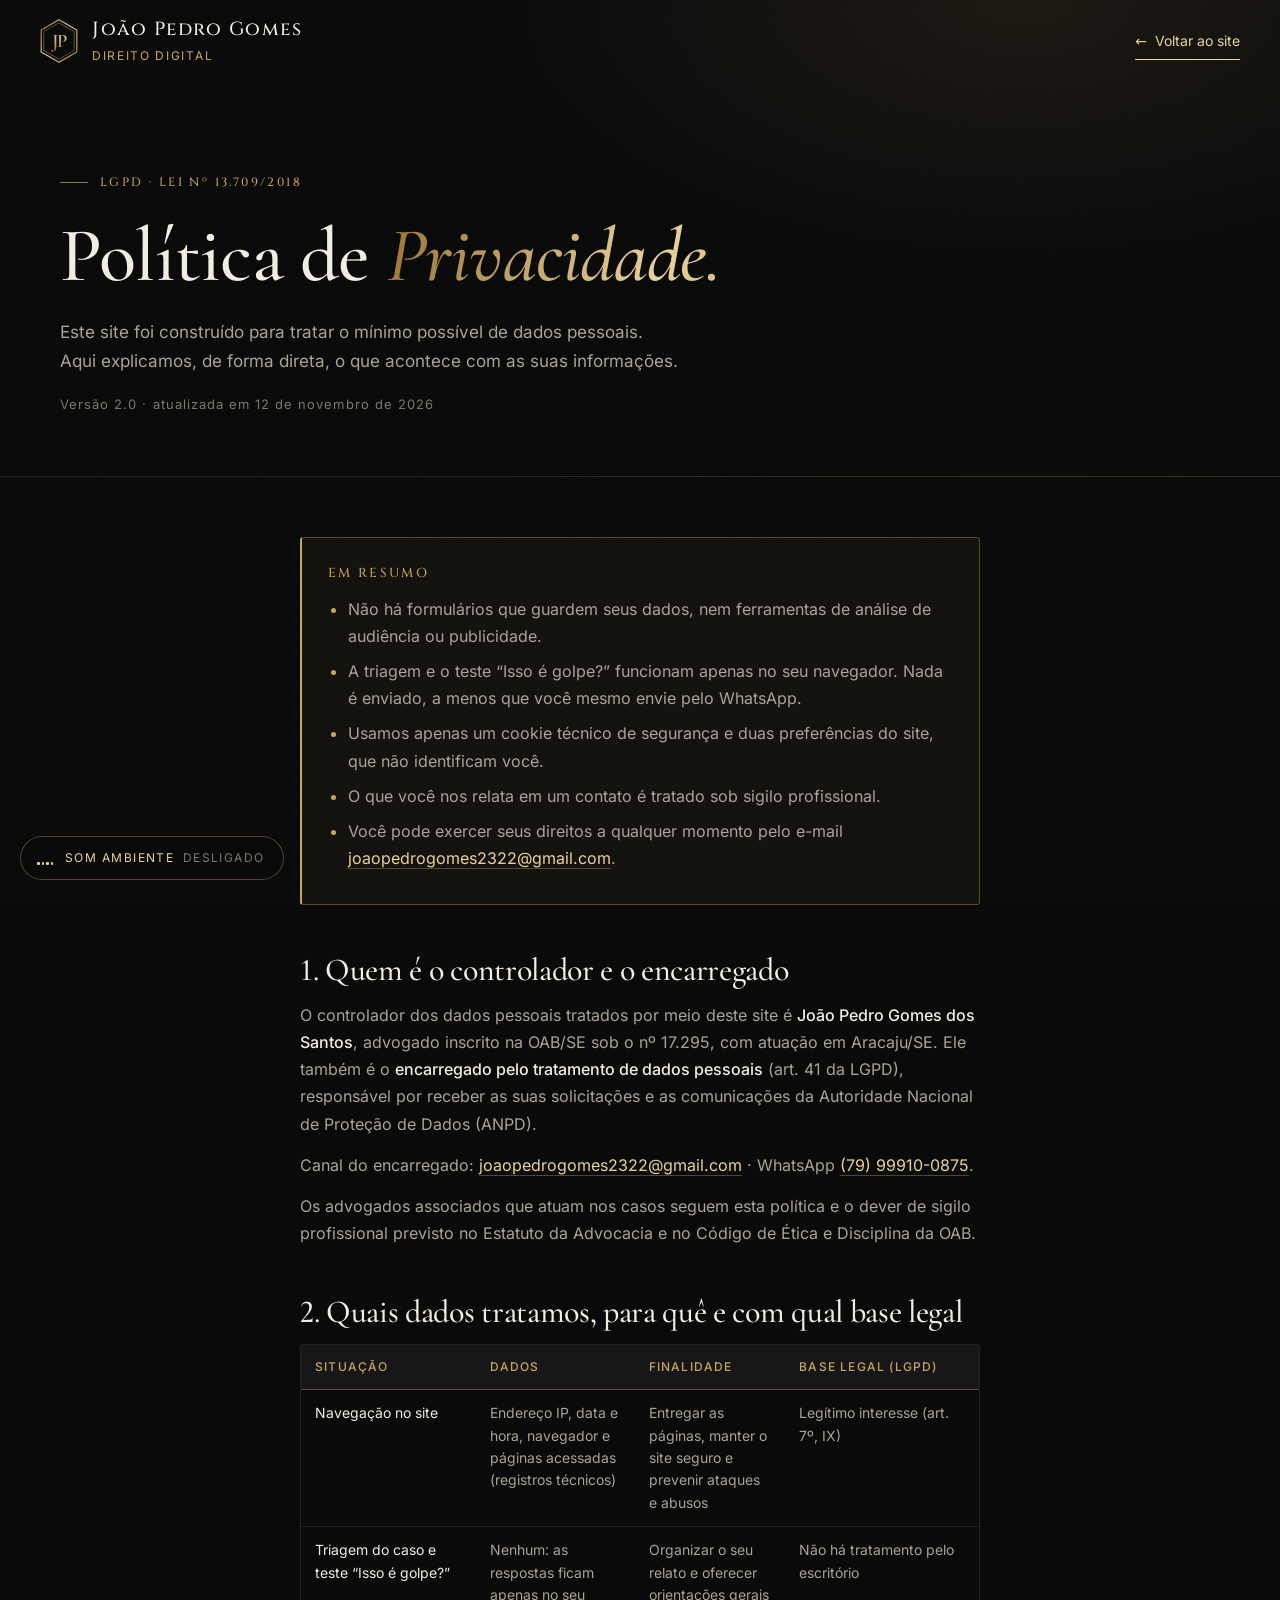
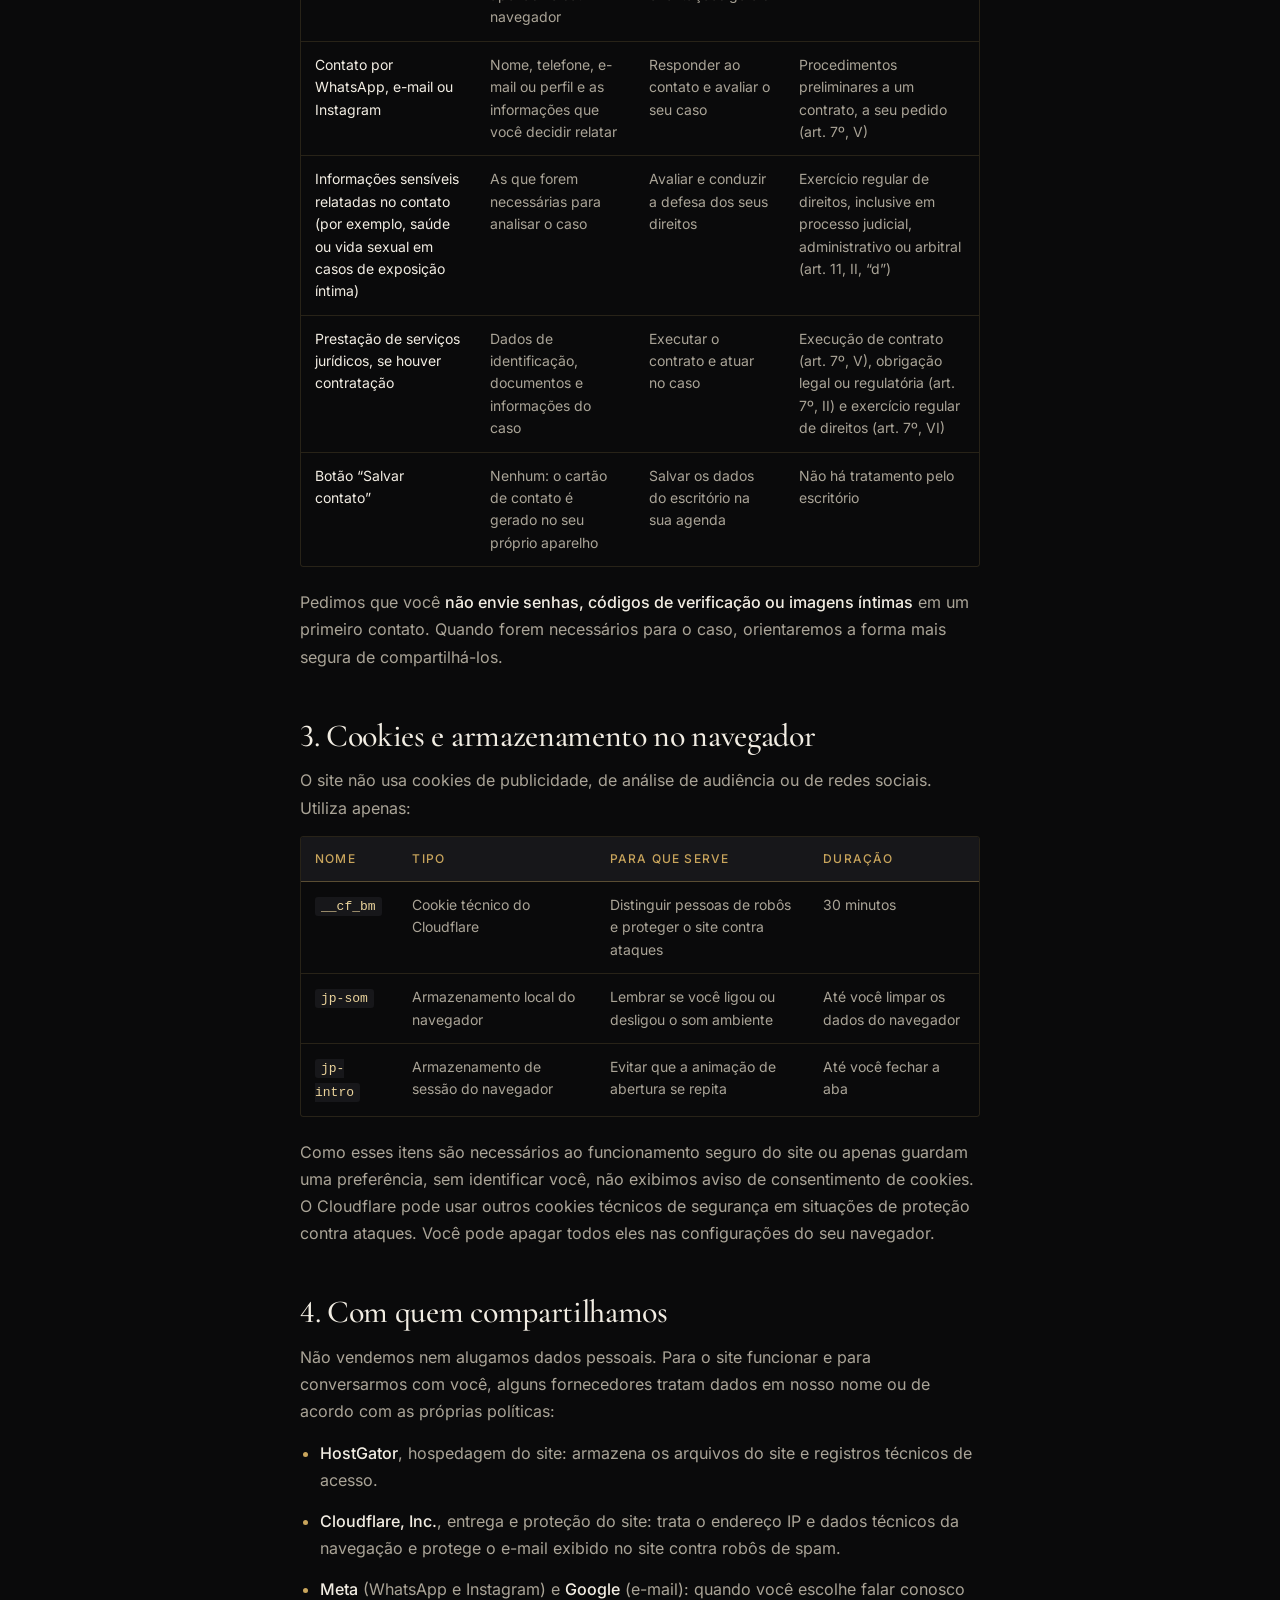
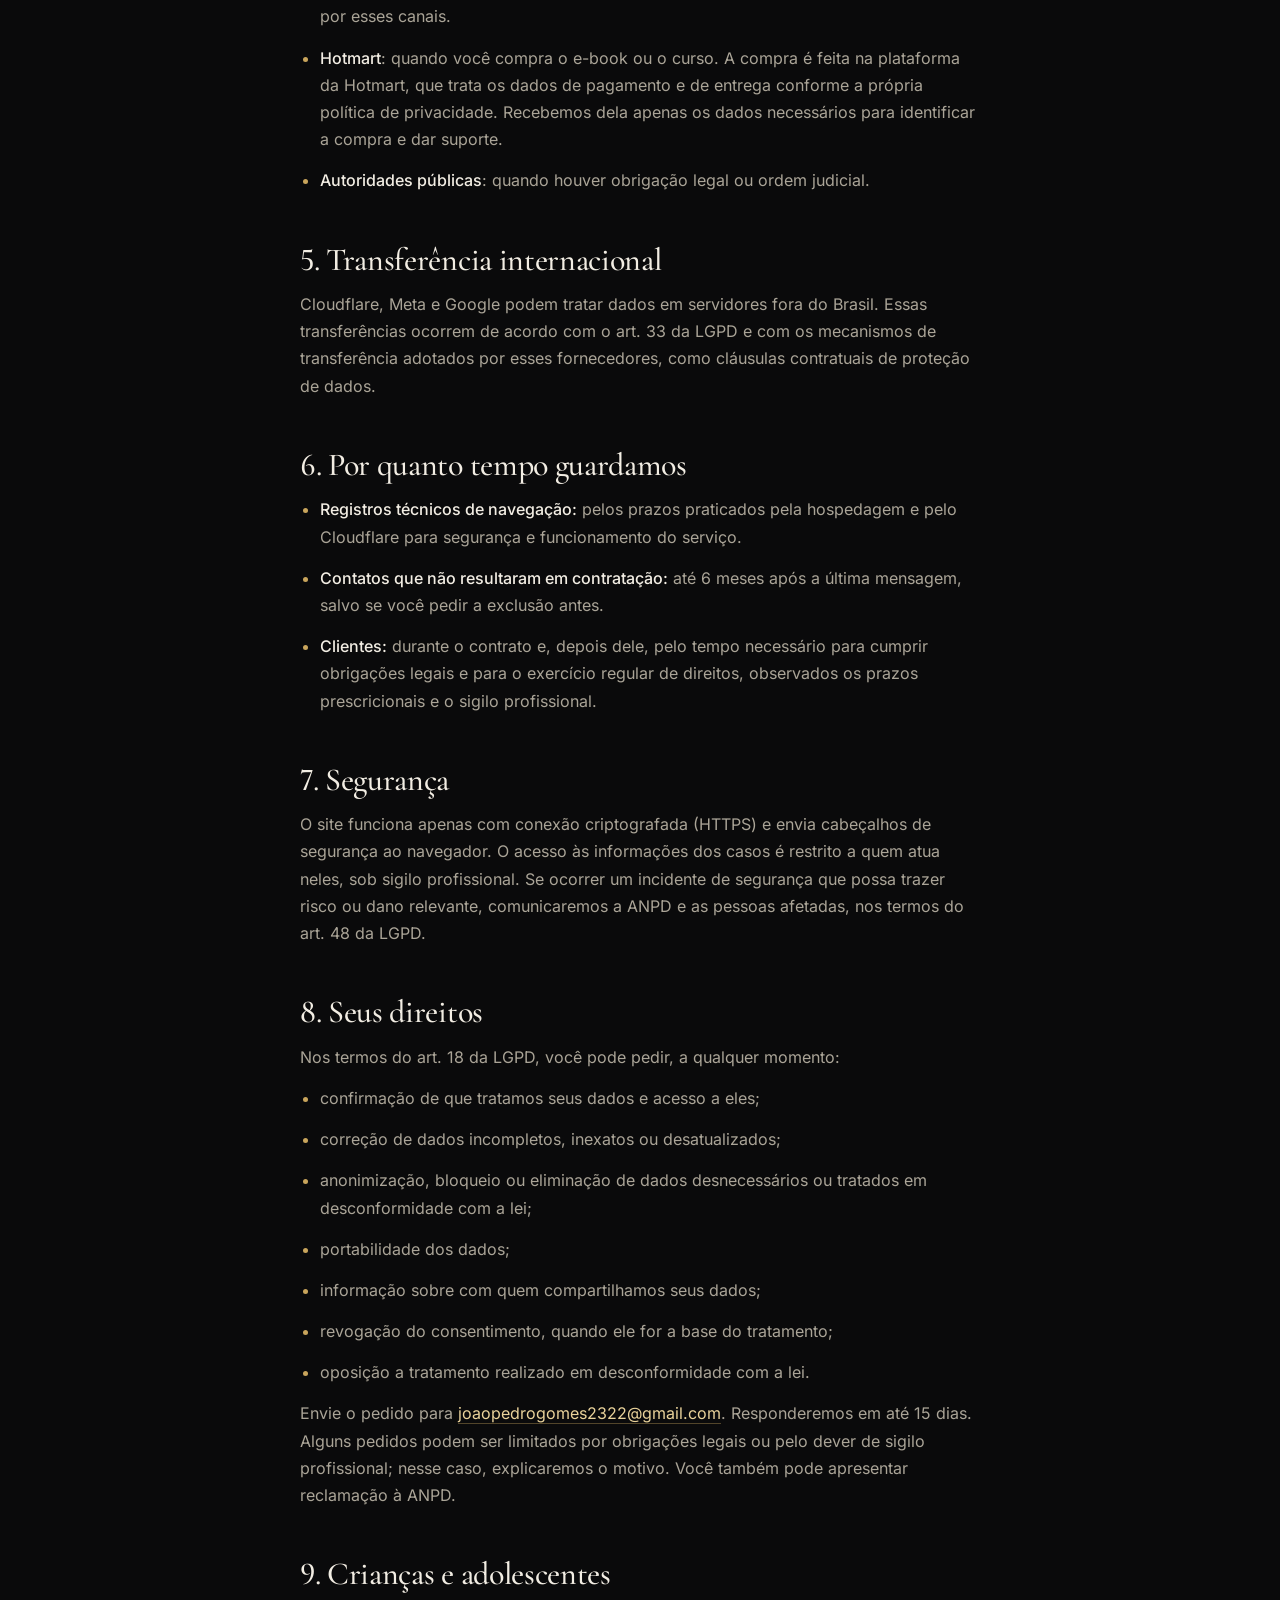
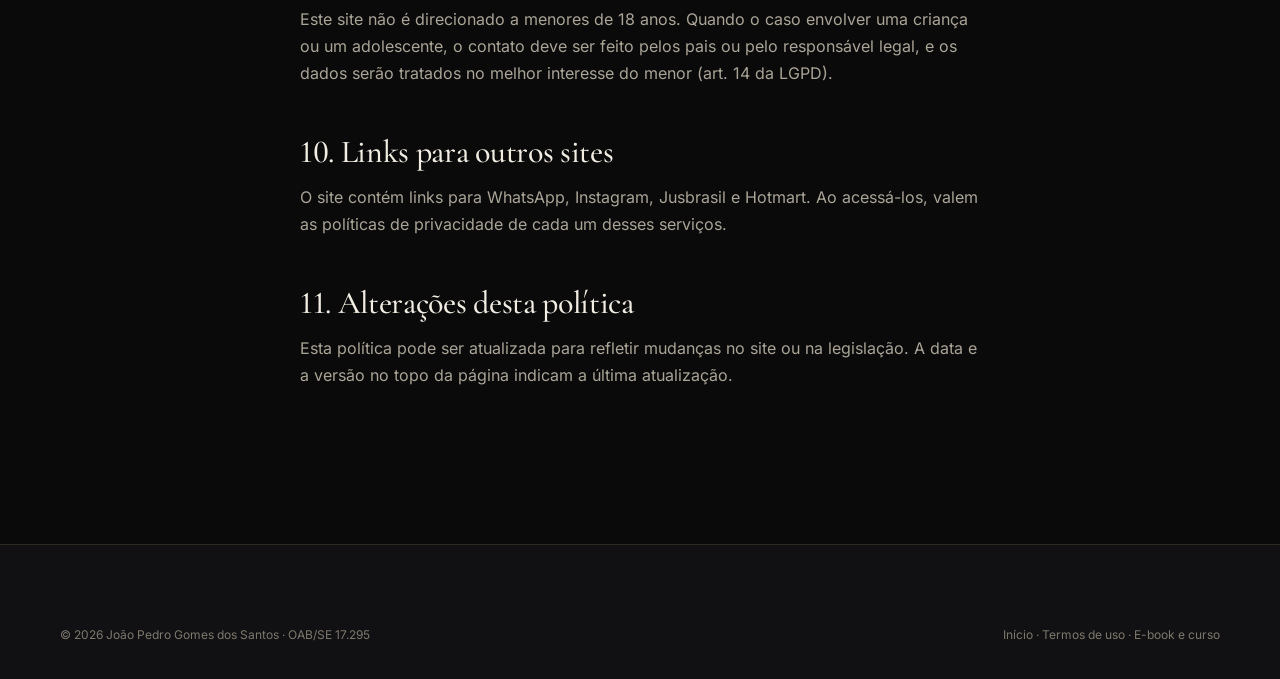
<file: site/privacidade.html>
<!DOCTYPE html>
<html lang="pt-BR">
<head>
  <meta charset="UTF-8">
  <meta name="viewport" content="width=device-width, initial-scale=1, viewport-fit=cover">
  <title>Política de Privacidade | João Pedro Gomes</title>
  <meta name="description" content="Política de Privacidade do escritório João Pedro Gomes: quais dados tratamos, bases legais da LGPD, cookies, compartilhamento, prazos de guarda e como exercer seus direitos.">
  <link rel="canonical" href="https://joaopedrogomesadvhacker.adv.br/privacidade.html">
  <meta name="theme-color" content="#0a0a0b">
  <link rel="icon" href="/favicon.ico" sizes="32x32">
  <link rel="icon" href="/assets/img/icon-512.png" type="image/png" sizes="512x512">
  <link rel="apple-touch-icon" href="/assets/img/apple-touch-icon.png">
  <link rel="stylesheet" href="assets/css/style.css">
  <script>document.documentElement.classList.add('js');</script>
</head>
<body>
  <svg width="0" height="0" style="position:absolute" aria-hidden="true" focusable="false">
    <defs>
      <linearGradient id="goldStroke" x1="0" y1="0" x2="1" y2="1"><stop offset="0" stop-color="#8e6a2f"/><stop offset=".45" stop-color="#ead39b"/><stop offset="1" stop-color="#a67f3b"/></linearGradient>
      <linearGradient id="goldFill" x1="0" y1="0" x2="0" y2="1"><stop offset="0" stop-color="#f1dfae"/><stop offset=".55" stop-color="#c9a55c"/><stop offset="1" stop-color="#8e6a2f"/></linearGradient>
    </defs>
    <symbol id="logo" viewBox="0 0 100 116">
      <path d="M50 2 97 29v58l-47 27L3 87V29z" fill="none" stroke="url(#goldStroke)" stroke-width="3"/>
      <path d="M50 10 90 33v50l-40 23-40-23V33z" fill="none" stroke="url(#goldStroke)" stroke-width="1.2"/>
      <text x="50" y="75" text-anchor="middle" font-family="Cormorant Garamond, Georgia, serif" font-weight="600" font-size="50" fill="url(#goldFill)" letter-spacing="-2">JP</text>
    </symbol>
  </svg>

  <a class="skip-link" href="#conteudo">Pular para o conteúdo</a>

  <header class="site-header">
    <div class="container header-inner">
      <a href="index.html" class="brand" aria-label="João Pedro Gomes — página inicial">
        <svg class="logo-mark" aria-hidden="true"><use href="#logo"/></svg>
        <span><span class="brand-name">João Pedro Gomes</span><span class="brand-sub">Direito Digital<span class="long"> · Crimes Cibernéticos</span></span></span>
      </a>
      <a class="text-link back-link" href="index.html"><span aria-hidden="true">←</span> <span class="back-long">Voltar ao site</span><span class="back-short">Início</span></a>
    </div>
  </header>

  <main id="conteudo">
    <section class="page-hero">
      <div class="container">
        <p class="eyebrow">LGPD · Lei nº 13.709/2018</p>
        <h1>Política de <em class="gold-text">Privacidade.</em></h1>
        <p class="lead">Este site foi construído para tratar o mínimo possível de dados pessoais. Aqui explicamos, de forma direta, o que acontece com as suas informações.</p>
        <p class="policy-version">Versão 2.0 · atualizada em 12 de novembro de 2026</p>
      </div>
    </section>

    <section class="section" style="padding-top:60px">
      <div class="container prose">

        <div class="policy-summary">
          <p class="policy-summary-title">Em resumo</p>
          <ul>
            <li>Não há formulários que guardem seus dados, nem ferramentas de análise de audiência ou publicidade.</li>
            <li>A triagem e o teste “Isso é golpe?” funcionam apenas no seu navegador. Nada é enviado, a menos que você mesmo envie pelo WhatsApp.</li>
            <li>Usamos apenas um cookie técnico de segurança e duas preferências do site, que não identificam você.</li>
            <li>O que você nos relata em um contato é tratado sob sigilo profissional.</li>
            <li>Você pode exercer seus direitos a qualquer momento pelo e-mail <a href="mailto:joaopedrogomes2322@gmail.com">joaopedrogomes2322@gmail.com</a>.</li>
          </ul>
        </div>

        <h2>1. Quem é o controlador e o encarregado</h2>
        <p>O controlador dos dados pessoais tratados por meio deste site é <strong>João Pedro Gomes dos Santos</strong>, advogado inscrito na OAB/SE sob o nº 17.295, com atuação em Aracaju/SE. Ele também é o <strong>encarregado pelo tratamento de dados pessoais</strong> (art. 41 da LGPD), responsável por receber as suas solicitações e as comunicações da Autoridade Nacional de Proteção de Dados (ANPD).</p>
        <p>Canal do encarregado: <a href="mailto:joaopedrogomes2322@gmail.com">joaopedrogomes2322@gmail.com</a> · WhatsApp <a href="https://wa.me/5579999100875" target="_blank" rel="noopener noreferrer">(79) 99910-0875</a>.</p>
        <p>Os advogados associados que atuam nos casos seguem esta política e o dever de sigilo profissional previsto no Estatuto da Advocacia e no Código de Ética e Disciplina da OAB.</p>

        <h2>2. Quais dados tratamos, para quê e com qual base legal</h2>
        <div class="table-wrap">
          <table class="policy-table">
            <thead><tr><th>Situação</th><th>Dados</th><th>Finalidade</th><th>Base legal (LGPD)</th></tr></thead>
            <tbody>
              <tr><td>Navegação no site</td><td>Endereço IP, data e hora, navegador e páginas acessadas (registros técnicos)</td><td>Entregar as páginas, manter o site seguro e prevenir ataques e abusos</td><td>Legítimo interesse (art. 7º, IX)</td></tr>
              <tr><td>Triagem do caso e teste “Isso é golpe?”</td><td>Nenhum: as respostas ficam apenas no seu navegador</td><td>Organizar o seu relato e oferecer orientações gerais</td><td>Não há tratamento pelo escritório</td></tr>
              <tr><td>Contato por WhatsApp, e-mail ou Instagram</td><td>Nome, telefone, e-mail ou perfil e as informações que você decidir relatar</td><td>Responder ao contato e avaliar o seu caso</td><td>Procedimentos preliminares a um contrato, a seu pedido (art. 7º, V)</td></tr>
              <tr><td>Informações sensíveis relatadas no contato (por exemplo, saúde ou vida sexual em casos de exposição íntima)</td><td>As que forem necessárias para analisar o caso</td><td>Avaliar e conduzir a defesa dos seus direitos</td><td>Exercício regular de direitos, inclusive em processo judicial, administrativo ou arbitral (art. 11, II, “d”)</td></tr>
              <tr><td>Prestação de serviços jurídicos, se houver contratação</td><td>Dados de identificação, documentos e informações do caso</td><td>Executar o contrato e atuar no caso</td><td>Execução de contrato (art. 7º, V), obrigação legal ou regulatória (art. 7º, II) e exercício regular de direitos (art. 7º, VI)</td></tr>
              <tr><td>Botão “Salvar contato”</td><td>Nenhum: o cartão de contato é gerado no seu próprio aparelho</td><td>Salvar os dados do escritório na sua agenda</td><td>Não há tratamento pelo escritório</td></tr>
            </tbody>
          </table>
        </div>
        <p>Pedimos que você <strong>não envie senhas, códigos de verificação ou imagens íntimas</strong> em um primeiro contato. Quando forem necessários para o caso, orientaremos a forma mais segura de compartilhá-los.</p>

        <h2 id="cookies">3. Cookies e armazenamento no navegador</h2>
        <p>O site não usa cookies de publicidade, de análise de audiência ou de redes sociais. Utiliza apenas:</p>
        <div class="table-wrap">
          <table class="policy-table">
            <thead><tr><th>Nome</th><th>Tipo</th><th>Para que serve</th><th>Duração</th></tr></thead>
            <tbody>
              <tr><td><code>__cf_bm</code></td><td>Cookie técnico do Cloudflare</td><td>Distinguir pessoas de robôs e proteger o site contra ataques</td><td>30 minutos</td></tr>
              <tr><td><code>jp-som</code></td><td>Armazenamento local do navegador</td><td>Lembrar se você ligou ou desligou o som ambiente</td><td>Até você limpar os dados do navegador</td></tr>
              <tr><td><code>jp-intro</code></td><td>Armazenamento de sessão do navegador</td><td>Evitar que a animação de abertura se repita</td><td>Até você fechar a aba</td></tr>
            </tbody>
          </table>
        </div>
        <p>Como esses itens são necessários ao funcionamento seguro do site ou apenas guardam uma preferência, sem identificar você, não exibimos aviso de consentimento de cookies. O Cloudflare pode usar outros cookies técnicos de segurança em situações de proteção contra ataques. Você pode apagar todos eles nas configurações do seu navegador.</p>

        <h2>4. Com quem compartilhamos</h2>
        <p>Não vendemos nem alugamos dados pessoais. Para o site funcionar e para conversarmos com você, alguns fornecedores tratam dados em nosso nome ou de acordo com as próprias políticas:</p>
        <ul>
          <li><strong>HostGator</strong>, hospedagem do site: armazena os arquivos do site e registros técnicos de acesso.</li>
          <li><strong>Cloudflare, Inc.</strong>, entrega e proteção do site: trata o endereço IP e dados técnicos da navegação e protege o e-mail exibido no site contra robôs de spam.</li>
          <li><strong>Meta</strong> (WhatsApp e Instagram) e <strong>Google</strong> (e-mail): quando você escolhe falar conosco por esses canais.</li>
          <li><strong>Hotmart</strong>: quando você compra o e-book ou o curso. A compra é feita na plataforma da Hotmart, que trata os dados de pagamento e de entrega conforme a própria política de privacidade. Recebemos dela apenas os dados necessários para identificar a compra e dar suporte.</li>
          <li><strong>Autoridades públicas</strong>: quando houver obrigação legal ou ordem judicial.</li>
        </ul>

        <h2>5. Transferência internacional</h2>
        <p>Cloudflare, Meta e Google podem tratar dados em servidores fora do Brasil. Essas transferências ocorrem de acordo com o art. 33 da LGPD e com os mecanismos de transferência adotados por esses fornecedores, como cláusulas contratuais de proteção de dados.</p>

        <h2>6. Por quanto tempo guardamos</h2>
        <ul>
          <li><strong>Registros técnicos de navegação:</strong> pelos prazos praticados pela hospedagem e pelo Cloudflare para segurança e funcionamento do serviço.</li>
          <li><strong>Contatos que não resultaram em contratação:</strong> até 6 meses após a última mensagem, salvo se você pedir a exclusão antes.</li>
          <li><strong>Clientes:</strong> durante o contrato e, depois dele, pelo tempo necessário para cumprir obrigações legais e para o exercício regular de direitos, observados os prazos prescricionais e o sigilo profissional.</li>
        </ul>

        <h2>7. Segurança</h2>
        <p>O site funciona apenas com conexão criptografada (HTTPS) e envia cabeçalhos de segurança ao navegador. O acesso às informações dos casos é restrito a quem atua neles, sob sigilo profissional. Se ocorrer um incidente de segurança que possa trazer risco ou dano relevante, comunicaremos a ANPD e as pessoas afetadas, nos termos do art. 48 da LGPD.</p>

        <h2>8. Seus direitos</h2>
        <p>Nos termos do art. 18 da LGPD, você pode pedir, a qualquer momento:</p>
        <ul>
          <li>confirmação de que tratamos seus dados e acesso a eles;</li>
          <li>correção de dados incompletos, inexatos ou desatualizados;</li>
          <li>anonimização, bloqueio ou eliminação de dados desnecessários ou tratados em desconformidade com a lei;</li>
          <li>portabilidade dos dados;</li>
          <li>informação sobre com quem compartilhamos seus dados;</li>
          <li>revogação do consentimento, quando ele for a base do tratamento;</li>
          <li>oposição a tratamento realizado em desconformidade com a lei.</li>
        </ul>
        <p>Envie o pedido para <a href="mailto:joaopedrogomes2322@gmail.com">joaopedrogomes2322@gmail.com</a>. Responderemos em até 15 dias. Alguns pedidos podem ser limitados por obrigações legais ou pelo dever de sigilo profissional; nesse caso, explicaremos o motivo. Você também pode apresentar reclamação à ANPD.</p>

        <h2>9. Crianças e adolescentes</h2>
        <p>Este site não é direcionado a menores de 18 anos. Quando o caso envolver uma criança ou um adolescente, o contato deve ser feito pelos pais ou pelo responsável legal, e os dados serão tratados no melhor interesse do menor (art. 14 da LGPD).</p>

        <h2>10. Links para outros sites</h2>
        <p>O site contém links para WhatsApp, Instagram, Jusbrasil e Hotmart. Ao acessá-los, valem as políticas de privacidade de cada um desses serviços.</p>

        <h2>11. Alterações desta política</h2>
        <p>Esta política pode ser atualizada para refletir mudanças no site ou na legislação. A data e a versão no topo da página indicam a última atualização.</p>
      </div>
    </section>
  </main>

  <footer class="site-footer">
    <div class="container footer-bottom" style="padding-top:0">
      <span>© <span data-year>2026</span> João Pedro Gomes dos Santos · OAB/SE 17.295</span>
      <span><a href="index.html">Início</a> · <a href="termos.html">Termos de uso</a> · <a href="treinamento.html">E-book e curso</a></span>
    </div>
  </footer>
  <!-- Som ambiente: desligado por padrão; o botão só aparece se o arquivo existir -->
  <audio id="ambient" src="musica-fundo.mp3" preload="metadata" loop></audio>
  <button class="sound-toggle" type="button" aria-pressed="false" aria-label="Ativar som ambiente">
    <span class="eq" aria-hidden="true"><i></i><i></i><i></i><i></i></span>
    <span class="sound-label">Som ambiente <span class="state">desligado</span></span>
  </button>

  <script src="assets/js/main.js" defer></script>
</body>
</html>
</file>
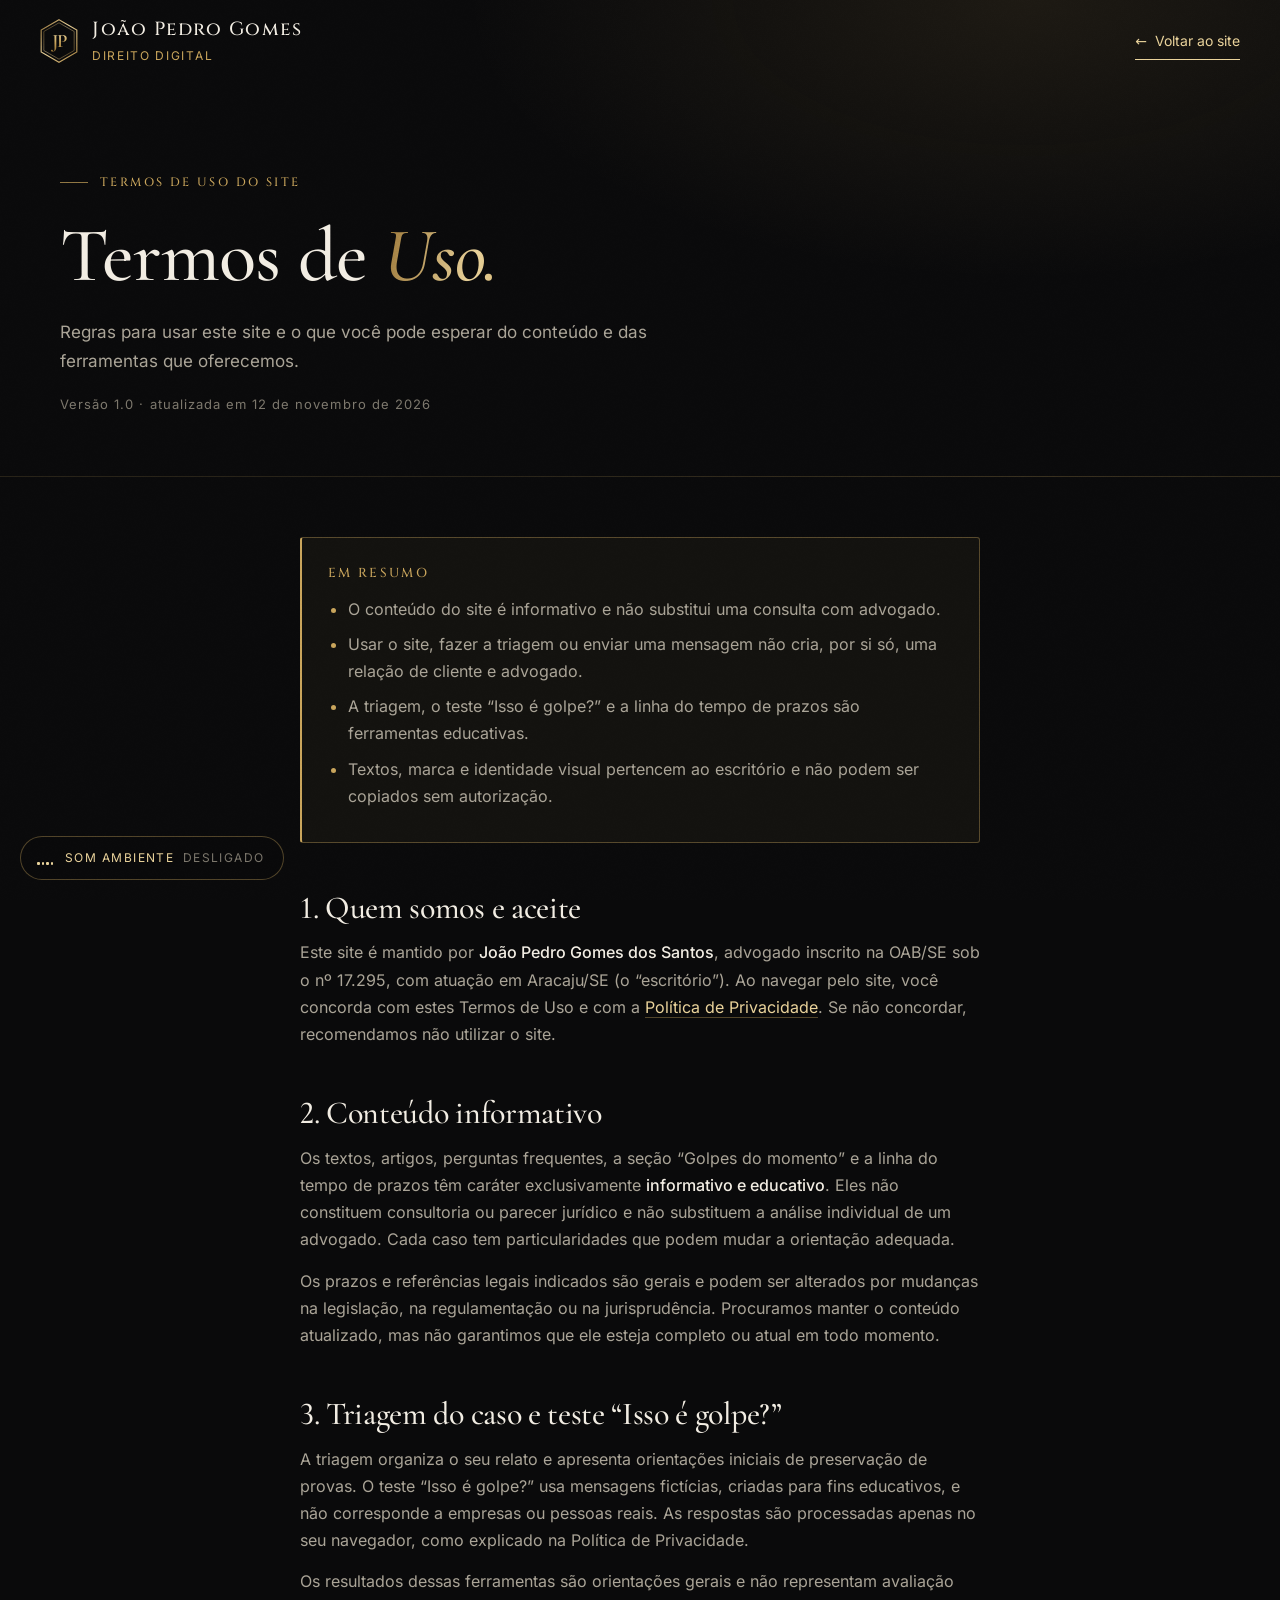
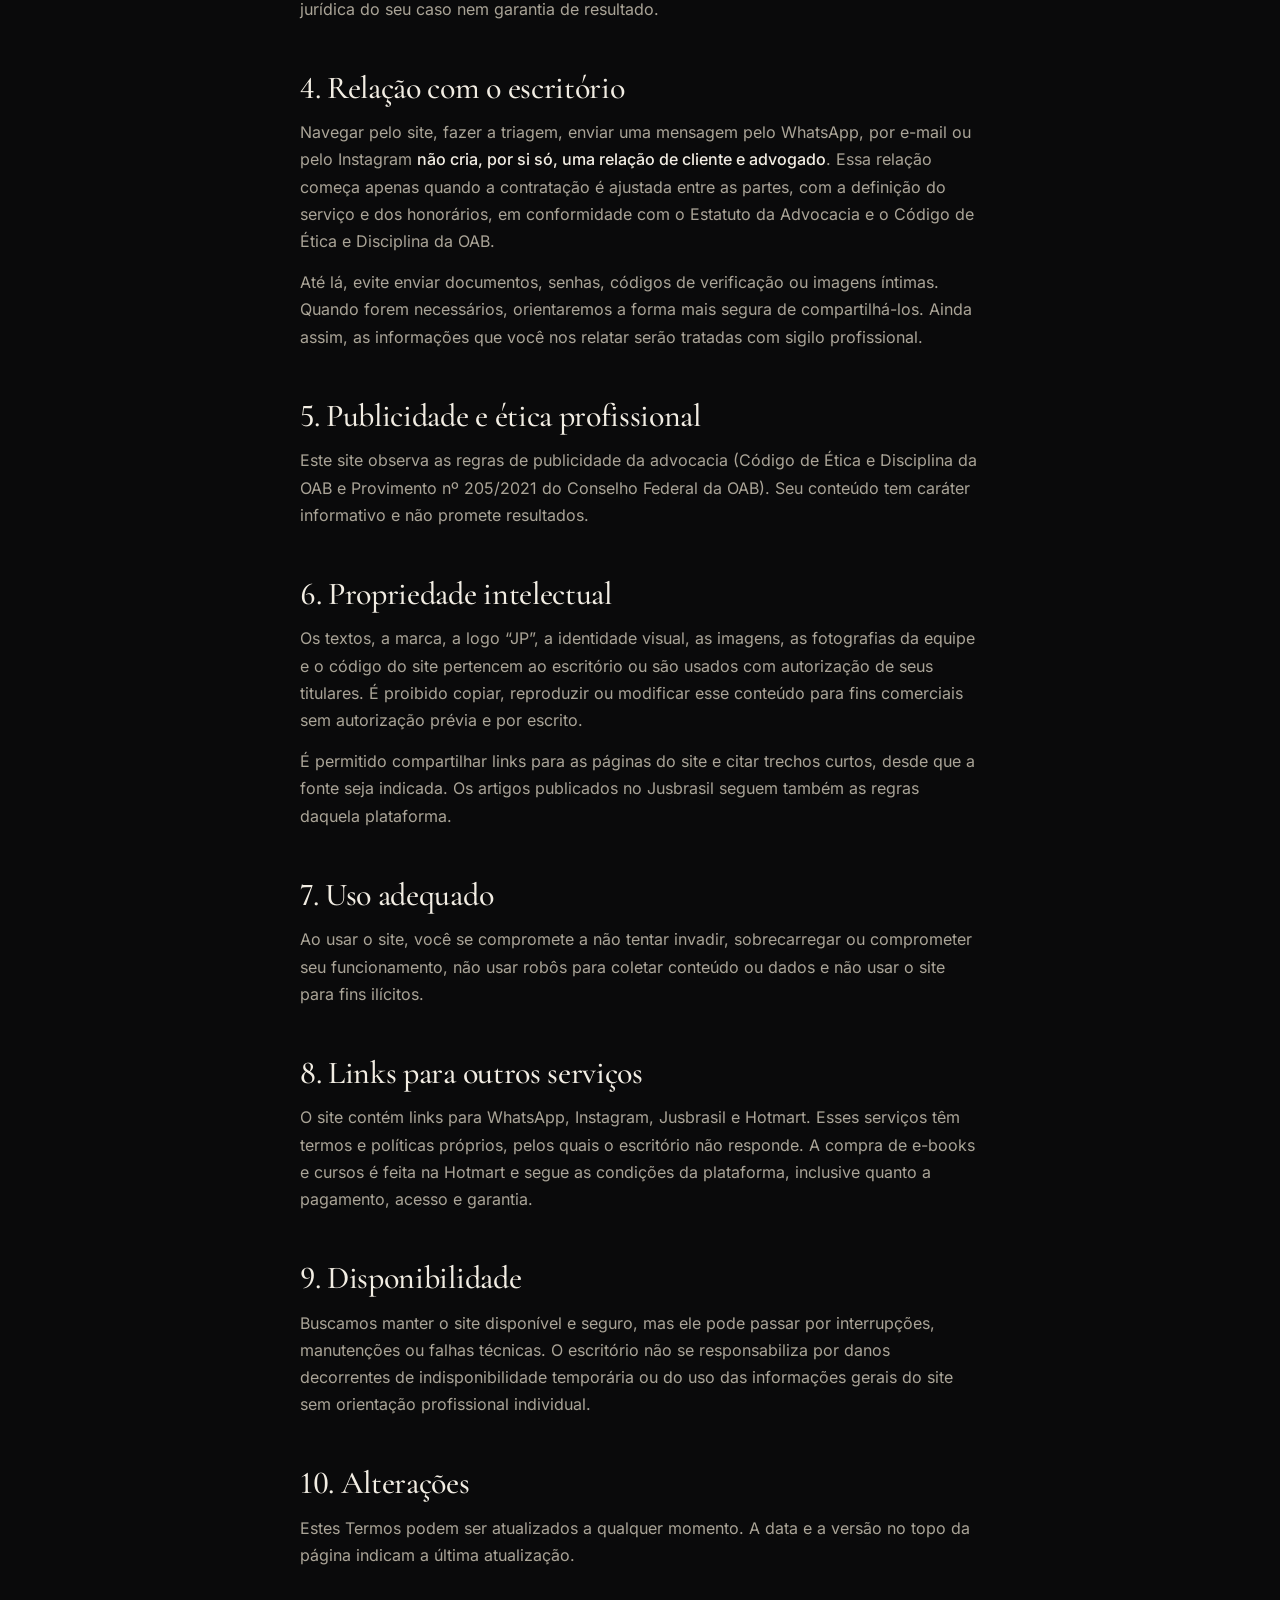
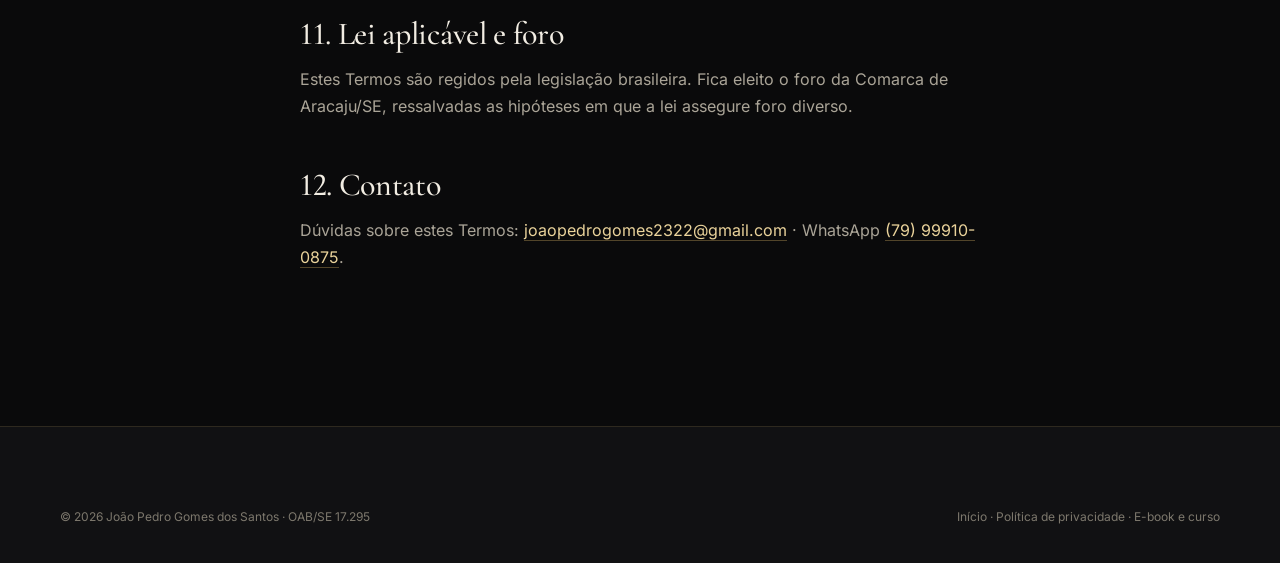
<file: site/termos.html>
<!DOCTYPE html>
<html lang="pt-BR">
<head>
  <meta charset="UTF-8">
  <meta name="viewport" content="width=device-width, initial-scale=1, viewport-fit=cover">
  <title>Termos de Uso | João Pedro Gomes</title>
  <meta name="description" content="Termos de Uso do site do escritório João Pedro Gomes: conteúdo informativo, triagem, relação com o escritório, propriedade intelectual e foro.">
  <link rel="canonical" href="https://joaopedrogomesadvhacker.adv.br/termos.html">
  <meta name="theme-color" content="#0a0a0b">
  <link rel="icon" href="/favicon.ico" sizes="32x32">
  <link rel="icon" href="/assets/img/icon-512.png" type="image/png" sizes="512x512">
  <link rel="apple-touch-icon" href="/assets/img/apple-touch-icon.png">
  <link rel="stylesheet" href="assets/css/style.css">
  <script>document.documentElement.classList.add('js');</script>
</head>
<body>
  <svg width="0" height="0" style="position:absolute" aria-hidden="true" focusable="false">
    <defs>
      <linearGradient id="goldStroke" x1="0" y1="0" x2="1" y2="1"><stop offset="0" stop-color="#8e6a2f"/><stop offset=".45" stop-color="#ead39b"/><stop offset="1" stop-color="#a67f3b"/></linearGradient>
      <linearGradient id="goldFill" x1="0" y1="0" x2="0" y2="1"><stop offset="0" stop-color="#f1dfae"/><stop offset=".55" stop-color="#c9a55c"/><stop offset="1" stop-color="#8e6a2f"/></linearGradient>
    </defs>
    <symbol id="logo" viewBox="0 0 100 116">
      <path d="M50 2 97 29v58l-47 27L3 87V29z" fill="none" stroke="url(#goldStroke)" stroke-width="3"/>
      <path d="M50 10 90 33v50l-40 23-40-23V33z" fill="none" stroke="url(#goldStroke)" stroke-width="1.2"/>
      <text x="50" y="75" text-anchor="middle" font-family="Cormorant Garamond, Georgia, serif" font-weight="600" font-size="50" fill="url(#goldFill)" letter-spacing="-2">JP</text>
    </symbol>
  </svg>

  <a class="skip-link" href="#conteudo">Pular para o conteúdo</a>

  <header class="site-header">
    <div class="container header-inner">
      <a href="index.html" class="brand" aria-label="João Pedro Gomes — página inicial">
        <svg class="logo-mark" aria-hidden="true"><use href="#logo"/></svg>
        <span><span class="brand-name">João Pedro Gomes</span><span class="brand-sub">Direito Digital<span class="long"> · Crimes Cibernéticos</span></span></span>
      </a>
      <a class="text-link back-link" href="index.html"><span aria-hidden="true">←</span> <span class="back-long">Voltar ao site</span><span class="back-short">Início</span></a>
    </div>
  </header>

  <main id="conteudo">
    <section class="page-hero">
      <div class="container">
        <p class="eyebrow">Termos de uso do site</p>
        <h1>Termos de <em class="gold-text">Uso.</em></h1>
        <p class="lead">Regras para usar este site e o que você pode esperar do conteúdo e das ferramentas que oferecemos.</p>
        <p class="policy-version">Versão 1.0 · atualizada em 12 de novembro de 2026</p>
      </div>
    </section>

    <section class="section" style="padding-top:60px">
      <div class="container prose">

        <div class="policy-summary">
          <p class="policy-summary-title">Em resumo</p>
          <ul>
            <li>O conteúdo do site é informativo e não substitui uma consulta com advogado.</li>
            <li>Usar o site, fazer a triagem ou enviar uma mensagem não cria, por si só, uma relação de cliente e advogado.</li>
            <li>A triagem, o teste “Isso é golpe?” e a linha do tempo de prazos são ferramentas educativas.</li>
            <li>Textos, marca e identidade visual pertencem ao escritório e não podem ser copiados sem autorização.</li>
          </ul>
        </div>

        <h2>1. Quem somos e aceite</h2>
        <p>Este site é mantido por <strong>João Pedro Gomes dos Santos</strong>, advogado inscrito na OAB/SE sob o nº 17.295, com atuação em Aracaju/SE (o “escritório”). Ao navegar pelo site, você concorda com estes Termos de Uso e com a <a href="privacidade.html">Política de Privacidade</a>. Se não concordar, recomendamos não utilizar o site.</p>

        <h2>2. Conteúdo informativo</h2>
        <p>Os textos, artigos, perguntas frequentes, a seção “Golpes do momento” e a linha do tempo de prazos têm caráter exclusivamente <strong>informativo e educativo</strong>. Eles não constituem consultoria ou parecer jurídico e não substituem a análise individual de um advogado. Cada caso tem particularidades que podem mudar a orientação adequada.</p>
        <p>Os prazos e referências legais indicados são gerais e podem ser alterados por mudanças na legislação, na regulamentação ou na jurisprudência. Procuramos manter o conteúdo atualizado, mas não garantimos que ele esteja completo ou atual em todo momento.</p>

        <h2>3. Triagem do caso e teste “Isso é golpe?”</h2>
        <p>A triagem organiza o seu relato e apresenta orientações iniciais de preservação de provas. O teste “Isso é golpe?” usa mensagens fictícias, criadas para fins educativos, e não corresponde a empresas ou pessoas reais. As respostas são processadas apenas no seu navegador, como explicado na Política de Privacidade.</p>
        <p>Os resultados dessas ferramentas são orientações gerais e não representam avaliação jurídica do seu caso nem garantia de resultado.</p>

        <h2>4. Relação com o escritório</h2>
        <p>Navegar pelo site, fazer a triagem, enviar uma mensagem pelo WhatsApp, por e-mail ou pelo Instagram <strong>não cria, por si só, uma relação de cliente e advogado</strong>. Essa relação começa apenas quando a contratação é ajustada entre as partes, com a definição do serviço e dos honorários, em conformidade com o Estatuto da Advocacia e o Código de Ética e Disciplina da OAB.</p>
        <p>Até lá, evite enviar documentos, senhas, códigos de verificação ou imagens íntimas. Quando forem necessários, orientaremos a forma mais segura de compartilhá-los. Ainda assim, as informações que você nos relatar serão tratadas com sigilo profissional.</p>

        <h2>5. Publicidade e ética profissional</h2>
        <p>Este site observa as regras de publicidade da advocacia (Código de Ética e Disciplina da OAB e Provimento nº 205/2021 do Conselho Federal da OAB). Seu conteúdo tem caráter informativo e não promete resultados.</p>

        <h2>6. Propriedade intelectual</h2>
        <p>Os textos, a marca, a logo “JP”, a identidade visual, as imagens, as fotografias da equipe e o código do site pertencem ao escritório ou são usados com autorização de seus titulares. É proibido copiar, reproduzir ou modificar esse conteúdo para fins comerciais sem autorização prévia e por escrito.</p>
        <p>É permitido compartilhar links para as páginas do site e citar trechos curtos, desde que a fonte seja indicada. Os artigos publicados no Jusbrasil seguem também as regras daquela plataforma.</p>

        <h2>7. Uso adequado</h2>
        <p>Ao usar o site, você se compromete a não tentar invadir, sobrecarregar ou comprometer seu funcionamento, não usar robôs para coletar conteúdo ou dados e não usar o site para fins ilícitos.</p>

        <h2>8. Links para outros serviços</h2>
        <p>O site contém links para WhatsApp, Instagram, Jusbrasil e Hotmart. Esses serviços têm termos e políticas próprios, pelos quais o escritório não responde. A compra de e-books e cursos é feita na Hotmart e segue as condições da plataforma, inclusive quanto a pagamento, acesso e garantia.</p>

        <h2>9. Disponibilidade</h2>
        <p>Buscamos manter o site disponível e seguro, mas ele pode passar por interrupções, manutenções ou falhas técnicas. O escritório não se responsabiliza por danos decorrentes de indisponibilidade temporária ou do uso das informações gerais do site sem orientação profissional individual.</p>

        <h2>10. Alterações</h2>
        <p>Estes Termos podem ser atualizados a qualquer momento. A data e a versão no topo da página indicam a última atualização.</p>

        <h2>11. Lei aplicável e foro</h2>
        <p>Estes Termos são regidos pela legislação brasileira. Fica eleito o foro da Comarca de Aracaju/SE, ressalvadas as hipóteses em que a lei assegure foro diverso.</p>

        <h2>12. Contato</h2>
        <p>Dúvidas sobre estes Termos: <a href="mailto:joaopedrogomes2322@gmail.com">joaopedrogomes2322@gmail.com</a> · WhatsApp <a href="https://wa.me/5579999100875" target="_blank" rel="noopener noreferrer">(79) 99910-0875</a>.</p>
      </div>
    </section>
  </main>

  <footer class="site-footer">
    <div class="container footer-bottom" style="padding-top:0">
      <span>© <span data-year>2026</span> João Pedro Gomes dos Santos · OAB/SE 17.295</span>
      <span><a href="index.html">Início</a> · <a href="privacidade.html">Política de privacidade</a> · <a href="treinamento.html">E-book e curso</a></span>
    </div>
  </footer>
  <!-- Som ambiente: desligado por padrão; o botão só aparece se o arquivo existir -->
  <audio id="ambient" src="musica-fundo.mp3" preload="metadata" loop></audio>
  <button class="sound-toggle" type="button" aria-pressed="false" aria-label="Ativar som ambiente">
    <span class="eq" aria-hidden="true"><i></i><i></i><i></i><i></i></span>
    <span class="sound-label">Som ambiente <span class="state">desligado</span></span>
  </button>

  <script src="assets/js/main.js" defer></script>
</body>
</html>
</file>
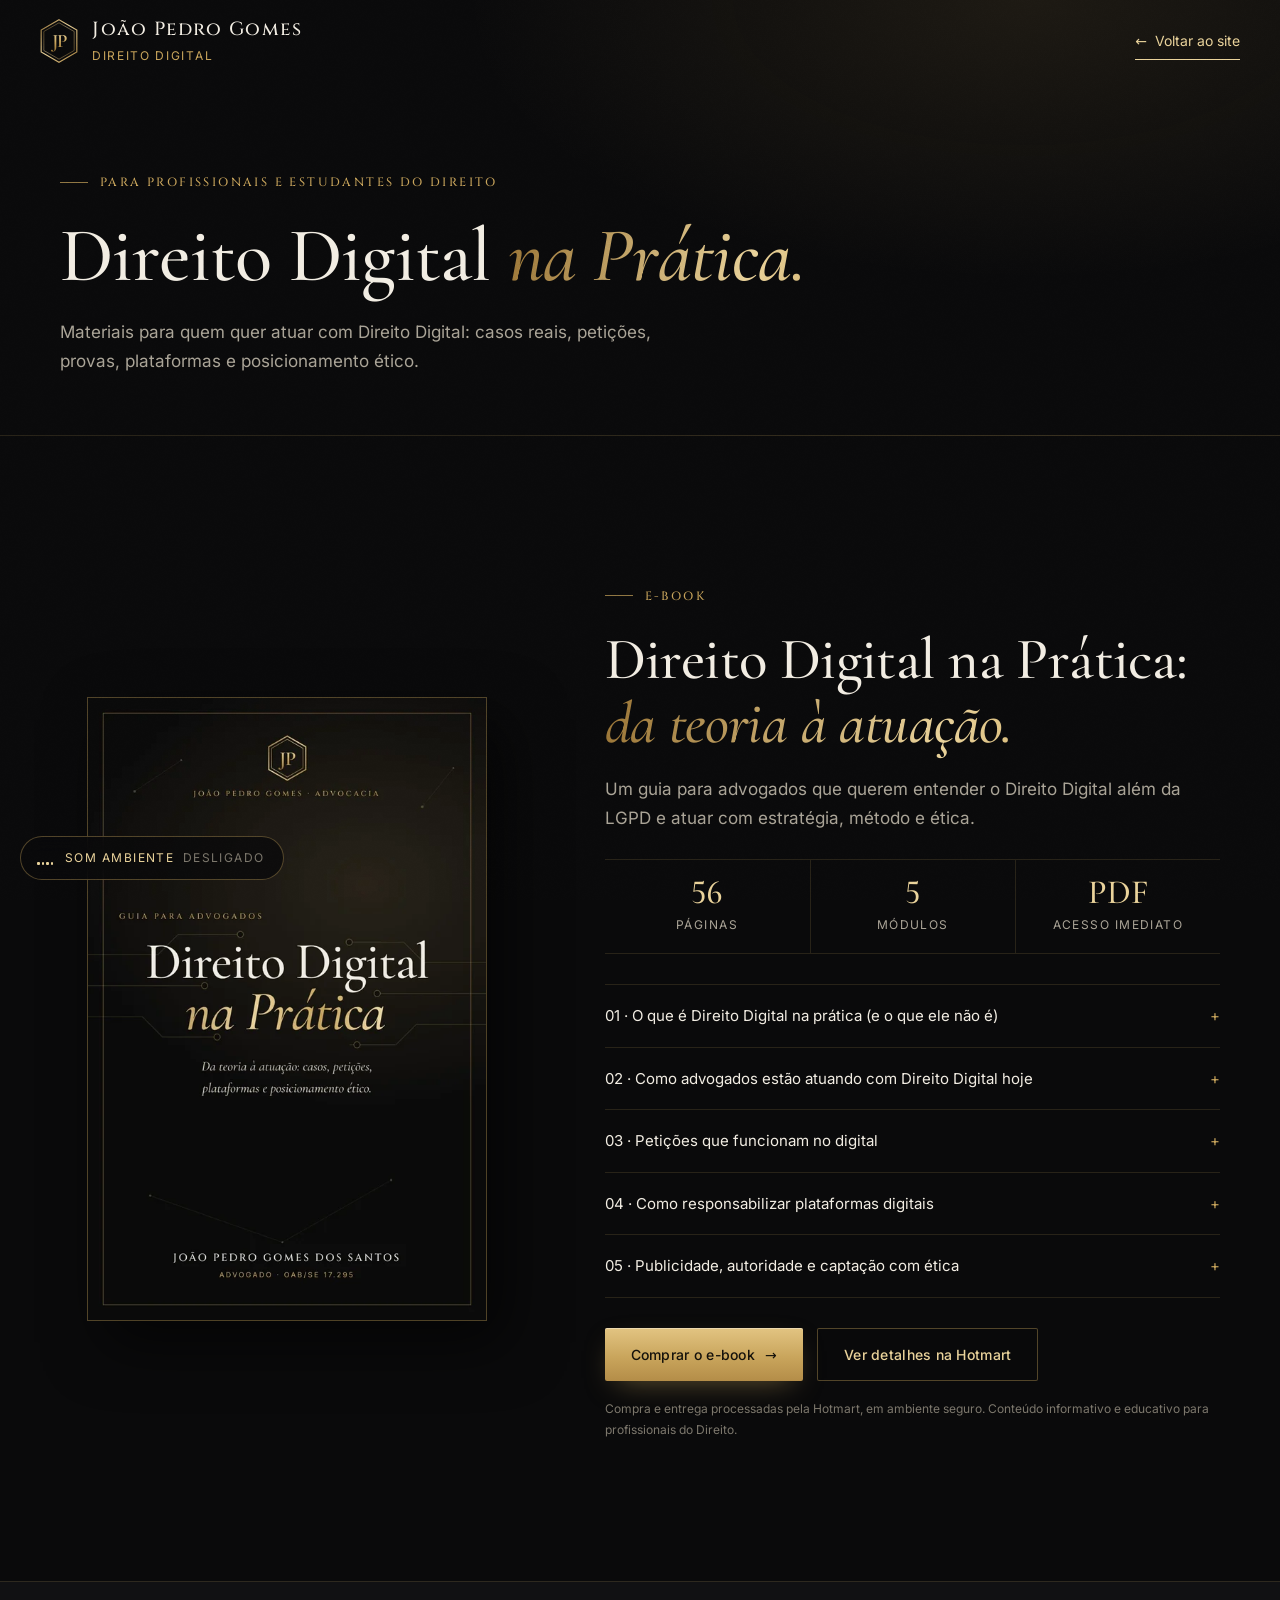
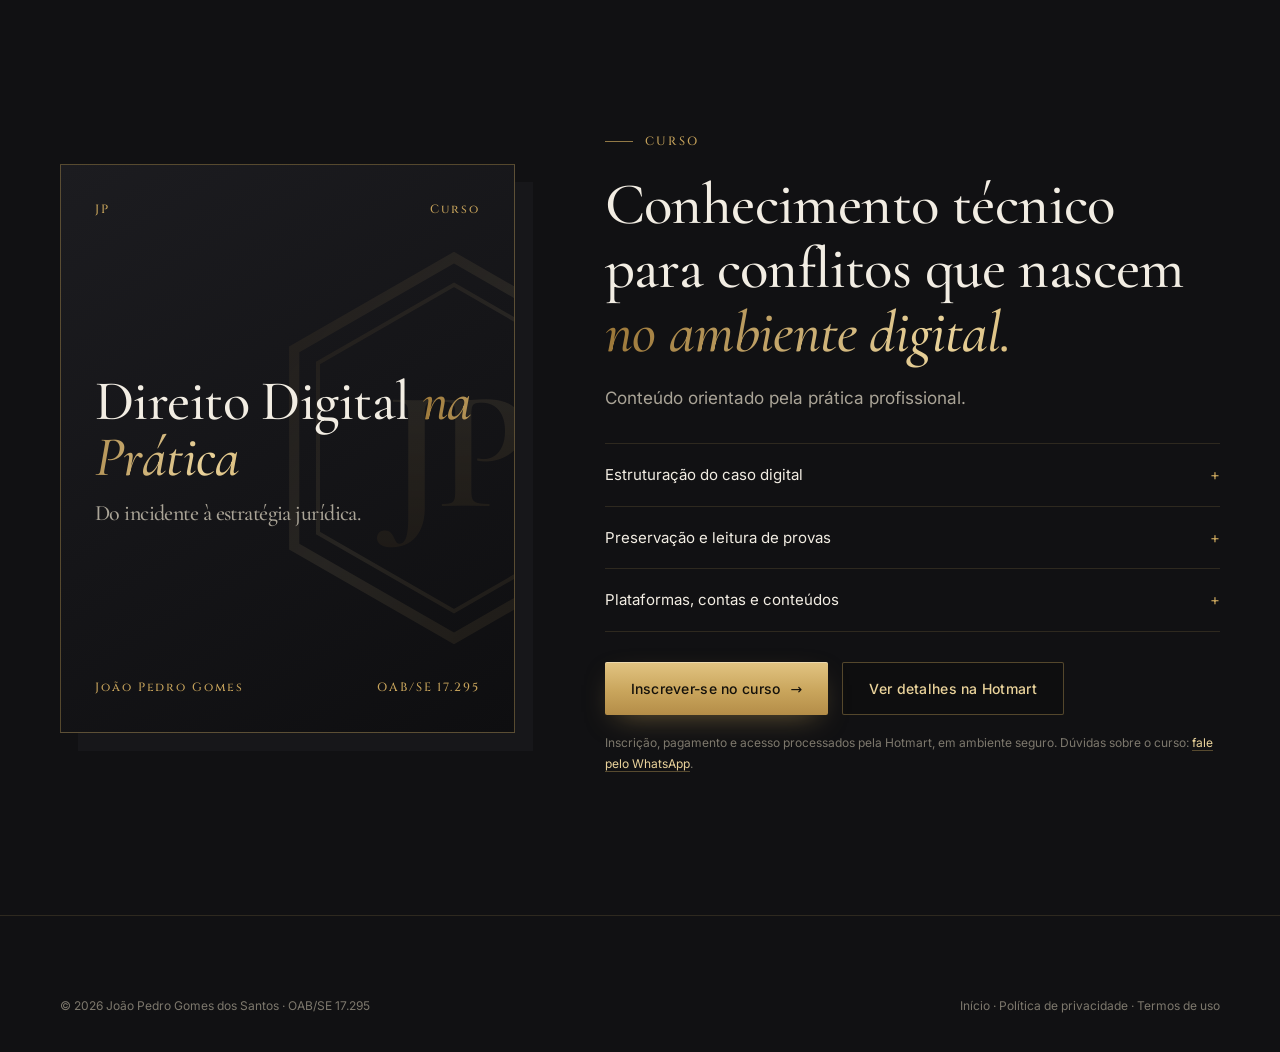
<file: site/treinamento.html>
<!DOCTYPE html>
<html lang="pt-BR">
<head>
  <meta charset="UTF-8">
  <meta name="viewport" content="width=device-width, initial-scale=1, viewport-fit=cover">
  <title>E-book e curso Direito Digital na Prática | João Pedro Gomes</title>
  <meta name="description" content="E-book e curso Direito Digital na Prática, para advogados: casos reais, petições, provas, responsabilização de plataformas e publicidade ética.">
  <link rel="canonical" href="https://joaopedrogomesadvhacker.adv.br/treinamento.html">
  <meta name="theme-color" content="#0a0a0b">
  <meta property="og:type" content="website">
  <meta property="og:locale" content="pt_BR">
  <meta property="og:url" content="https://joaopedrogomesadvhacker.adv.br/treinamento.html">
  <meta property="og:title" content="Direito Digital na Prática — e-book e curso para advogados">
  <meta property="og:description" content="Casos reais, petições, provas, plataformas e publicidade ética no Direito Digital. Por João Pedro Gomes, OAB/SE 17.295.">
  <meta property="og:image" content="https://joaopedrogomesadvhacker.adv.br/assets/img/og-image.jpg">
  <meta name="twitter:card" content="summary_large_image">
  <link rel="icon" href="/favicon.ico" sizes="32x32">
  <link rel="icon" href="/assets/img/icon-512.png" type="image/png" sizes="512x512">
  <link rel="apple-touch-icon" href="/assets/img/apple-touch-icon.png">
  <link rel="stylesheet" href="assets/css/style.css">
  <script>document.documentElement.classList.add('js');</script>
</head>
<body>
  <svg width="0" height="0" style="position:absolute" aria-hidden="true" focusable="false">
    <defs>
      <linearGradient id="goldStroke" x1="0" y1="0" x2="1" y2="1"><stop offset="0" stop-color="#8e6a2f"/><stop offset=".45" stop-color="#ead39b"/><stop offset="1" stop-color="#a67f3b"/></linearGradient>
      <linearGradient id="goldFill" x1="0" y1="0" x2="0" y2="1"><stop offset="0" stop-color="#f1dfae"/><stop offset=".55" stop-color="#c9a55c"/><stop offset="1" stop-color="#8e6a2f"/></linearGradient>
    </defs>
    <symbol id="logo" viewBox="0 0 100 116">
      <path d="M50 2 97 29v58l-47 27L3 87V29z" fill="none" stroke="url(#goldStroke)" stroke-width="3"/>
      <path d="M50 10 90 33v50l-40 23-40-23V33z" fill="none" stroke="url(#goldStroke)" stroke-width="1.2"/>
      <text x="50" y="75" text-anchor="middle" font-family="Cormorant Garamond, Georgia, serif" font-weight="600" font-size="50" fill="url(#goldFill)" letter-spacing="-2">JP</text>
    </symbol>
    <symbol id="i-wpp" viewBox="0 0 24 24"><path d="M20.5 11.6a8.5 8.5 0 0 1-12.6 7.5L3.5 20.5l1.4-4.2A8.5 8.5 0 1 1 20.5 11.6z" fill="none" stroke="currentColor" stroke-width="1.6" stroke-linejoin="round"/><path d="M9 8.4c.2-.4.5-.4.8-.4h.5c.2 0 .4.1.5.4l.7 1.6c.1.2 0 .5-.1.6l-.5.6c-.1.1-.1.3 0 .5.6 1.1 1.5 2 2.6 2.6.2.1.4.1.5 0l.6-.6c.2-.2.4-.2.6-.1l1.6.7c.3.1.4.3.4.5v.5c0 .3 0 .6-.4.8-.6.4-1.5.6-2.5.3-2.4-.8-4.4-2.8-5.2-5.2-.3-1 0-1.9.3-2.5z" fill="currentColor"/></symbol>
  </svg>

  <a class="skip-link" href="#conteudo">Pular para o conteúdo</a>

  <header class="site-header">
    <div class="container header-inner">
      <a href="index.html" class="brand" aria-label="João Pedro Gomes — página inicial">
        <svg class="logo-mark" aria-hidden="true"><use href="#logo"/></svg>
        <span><span class="brand-name">João Pedro Gomes</span><span class="brand-sub">Direito Digital<span class="long"> · Crimes Cibernéticos</span></span></span>
      </a>
      <a class="text-link back-link" href="index.html"><span aria-hidden="true">←</span> <span class="back-long">Voltar ao site</span><span class="back-short">Início</span></a>
    </div>
  </header>

  <main id="conteudo">
    <section class="page-hero">
      <div class="container">
        <p class="eyebrow">Para profissionais e estudantes do Direito</p>
        <h1>Direito Digital <em class="gold-text">na Prática.</em></h1>
        <p class="lead">Materiais para quem quer atuar com Direito Digital: casos reais, petições, provas, plataformas e posicionamento ético.</p>
      </div>
    </section>

    <!-- ===================== E-BOOK ===================== -->
    <section class="section" id="ebook" aria-labelledby="ebook-title">
      <div class="container course-grid">
        <figure class="ebook-cover reveal">
          <img src="assets/img/ebook-capa.webp" width="560" height="875" alt="Capa do e-book Direito Digital na Prática, de João Pedro Gomes dos Santos">
        </figure>
        <div class="reveal" style="--i:1">
          <p class="eyebrow">E-book</p>
          <h2 class="section-title" id="ebook-title">Direito Digital na Prática: <em>da teoria à atuação.</em></h2>
          <p class="lead">Um guia para advogados que querem entender o Direito Digital além da LGPD e atuar com estratégia, método e ética.</p>
          <ul class="ebook-facts">
            <li><b>56</b><span>páginas</span></li>
            <li><b>5</b><span>módulos</span></li>
            <li><b>PDF</b><span>acesso imediato</span></li>
          </ul>
          <div class="topics">
            <details><summary>01 · O que é Direito Digital na prática (e o que ele não é) <span aria-hidden="true">+</span></summary><p>Tecnologia, comportamento humano e responsabilização. Casos reais que chegam todo dia ao escritório.</p></details>
            <details><summary>02 · Como advogados estão atuando com Direito Digital hoje <span aria-hidden="true">+</span></summary><p>Áreas de alta demanda, consultoria em LGPD para pequenas e médias empresas e modelos de honorários.</p></details>
            <details><summary>03 · Petições que funcionam no digital <span aria-hidden="true">+</span></summary><p>Cenário fático, fundamentos, coleta e preservação de provas, inversão do ônus da prova e produção antecipada de provas.</p></details>
            <details><summary>04 · Como responsabilizar plataformas digitais <span aria-hidden="true">+</span></summary><p>Marco Civil da Internet, Instagram, TikTok, Google e OnlyFans, e as medidas que você pode pedir em juízo.</p></details>
            <details><summary>05 · Publicidade, autoridade e captação com ética <span aria-hidden="true">+</span></summary><p>O que o Provimento 205/2021 da OAB permite e veda, e como construir autoridade no digital.</p></details>
          </div>
          <div class="hero-actions">
            <a class="btn btn-gold" href="https://pay.hotmart.com/I108466768S" target="_blank" rel="noopener noreferrer">Comprar o e-book <span class="arrow" aria-hidden="true">→</span></a>
            <a class="btn btn-line" href="https://go.hotmart.com/I108466768S" target="_blank" rel="noopener noreferrer">Ver detalhes na Hotmart</a>
          </div>
          <p class="r-legal">Compra e entrega processadas pela Hotmart, em ambiente seguro. Conteúdo informativo e educativo para profissionais do Direito.</p>
        </div>
      </div>
    </section>

    <!-- ===================== AVALIAÇÕES DE ALUNOS =====================
         Seção pronta, mas oculta (atributo hidden) até haver avaliações reais e autorizadas.
         Para ativar: apague "hidden" da <section> e substitua o cartão-modelo abaixo,
         repetindo um <figure class="review"> por avaliação.
         Use apenas avaliações de ALUNOS sobre o e-book ou o curso (nunca de clientes do escritório). -->
    <section class="section reviews-section" id="avaliacoes" aria-labelledby="avaliacoes-title" hidden>
      <div class="container">
        <div class="section-head center reveal">
          <p class="eyebrow">Avaliações de alunos</p>
          <h2 class="section-title" id="avaliacoes-title">O que dizem <em>os colegas.</em></h2>
          <p class="lead" style="margin-inline:auto">Avaliações de advogados e estudantes sobre o e-book e o curso.</p>
        </div>
        <div class="reviews-grid">
          <figure class="review reveal">
            <span class="review-product">E-book</span>
            <span class="review-stars" aria-label="5 de 5 estrelas">★★★★★</span>
            <blockquote>TEXTO DA AVALIAÇÃO</blockquote>
            <figcaption><b>NOME OU INICIAIS</b><span>Advogado(a) · cidade/UF</span></figcaption>
          </figure>
        </div>
        <p class="r-legal" style="text-align:center">Avaliações publicadas com autorização dos alunos e reproduzidas sem edição de conteúdo.</p>
      </div>
    </section>

    <!-- ===================== CURSO ===================== -->
    <section class="section course-band" id="curso" aria-labelledby="curso-title">
      <div class="container course-grid">
        <div class="course-cover" aria-hidden="true">
          <div class="top"><span>JP</span><span>Curso</span></div>
          <h2>Direito Digital <em class="gold-text">na Prática</em><span>Do incidente à estratégia jurídica.</span></h2>
          <div class="bot"><span>João Pedro Gomes</span><span>OAB/SE 17.295</span></div>
          <svg viewBox="0 0 100 116"><use href="#logo"/></svg>
        </div>
        <div>
          <p class="eyebrow">Curso</p>
          <h2 class="section-title" id="curso-title">Conhecimento técnico para conflitos que nascem <em>no ambiente digital.</em></h2>
          <p class="lead">Conteúdo orientado pela prática profissional.</p>
          <div class="topics">
            <details><summary>Estruturação do caso digital <span aria-hidden="true">+</span></summary><p>Como organizar fatos, urgência, riscos e objetivos antes de definir a estratégia jurídica.</p></details>
            <details><summary>Preservação e leitura de provas <span aria-hidden="true">+</span></summary><p>Cuidados com registros, links, documentos e informações relevantes para sustentar a atuação.</p></details>
            <details><summary>Plataformas, contas e conteúdos <span aria-hidden="true">+</span></summary><p>Caminhos possíveis em casos de bloqueio de contas, invasões, fraudes e remoção de conteúdo.</p></details>
          </div>
          <div class="hero-actions">
            <a class="btn btn-gold" href="https://pay.hotmart.com/A107458714Y" target="_blank" rel="noopener noreferrer">Inscrever-se no curso <span class="arrow" aria-hidden="true">→</span></a>
            <a class="btn btn-line" href="https://go.hotmart.com/A107458714Y" target="_blank" rel="noopener noreferrer">Ver detalhes na Hotmart</a>
          </div>
          <p class="r-legal">Inscrição, pagamento e acesso processados pela Hotmart, em ambiente seguro. Dúvidas sobre o curso: <a href="https://wa.me/5579999100875?text=Ol%C3%A1%2C%20Dr.%20Jo%C3%A3o%20Pedro.%20Tenho%20uma%20d%C3%BAvida%20sobre%20o%20curso%20Direito%20Digital%20na%20Pr%C3%A1tica." target="_blank" rel="noopener noreferrer">fale pelo WhatsApp</a>.</p>
        </div>
      </div>
    </section>
  </main>

  <footer class="site-footer">
    <div class="container footer-bottom" style="padding-top:0">
      <span>© <span data-year>2026</span> João Pedro Gomes dos Santos · OAB/SE 17.295</span>
      <span><a href="index.html">Início</a> · <a href="privacidade.html">Política de privacidade</a> · <a href="termos.html">Termos de uso</a></span>
    </div>
  </footer>
  <!-- Som ambiente: desligado por padrão; o botão só aparece se o arquivo existir -->
  <audio id="ambient" src="musica-fundo.mp3" preload="metadata" loop></audio>
  <button class="sound-toggle" type="button" aria-pressed="false" aria-label="Ativar som ambiente">
    <span class="eq" aria-hidden="true"><i></i><i></i><i></i><i></i></span>
    <span class="sound-label">Som ambiente <span class="state">desligado</span></span>
  </button>

  <script src="assets/js/main.js" defer></script>
</body>
</html>
</file>
<file: site/assets/css/style.css>
/* =========================================================
   João Pedro Gomes — Direito Digital e Crimes Cibernéticos
   Folha de estilo única (todas as páginas)
   ========================================================= */

/* ---------- Fontes (hospedadas no próprio site: sem envio de IP ao Google) ---------- */
@font-face { font-family: "Cormorant Garamond"; font-style: normal; font-weight: 500; font-display: swap; src: url("../fonts/cormorant-garamond-latin-500-normal.woff2") format("woff2"); }
@font-face { font-family: "Cormorant Garamond"; font-style: italic; font-weight: 500; font-display: swap; src: url("../fonts/cormorant-garamond-latin-500-italic.woff2") format("woff2"); }
@font-face { font-family: "Cormorant Garamond"; font-style: normal; font-weight: 600; font-display: swap; src: url("../fonts/cormorant-garamond-latin-600-normal.woff2") format("woff2"); }
@font-face { font-family: "Inter"; font-style: normal; font-weight: 400; font-display: swap; src: url("../fonts/inter-latin-400-normal.woff2") format("woff2"); }
@font-face { font-family: "Inter"; font-style: normal; font-weight: 500; font-display: swap; src: url("../fonts/inter-latin-500-normal.woff2") format("woff2"); }
@font-face { font-family: "Inter"; font-style: normal; font-weight: 600; font-display: swap; src: url("../fonts/inter-latin-600-normal.woff2") format("woff2"); }
@font-face { font-family: "Cinzel"; font-style: normal; font-weight: 500; font-display: swap; src: url("../fonts/cinzel-latin-500-normal.woff2") format("woff2"); }

/* ---------- Tokens (paleta alinhada ao dourado da logo) ---------- */
:root {
  --ink: #0a0a0b;
  --ink-2: #111113;
  --ink-3: #17171a;
  --ink-4: #1f1f23;
  --line: rgba(201, 165, 92, .16);
  --line-strong: rgba(201, 165, 92, .38);

  --gold: #c9a55c;
  --gold-hi: #ead39b;
  --gold-lo: #8e6a2f;
  --gold-grad: linear-gradient(100deg, #9a7536 0%, #e9d29a 38%, #c9a55c 58%, #f1dfae 76%, #9a7536 100%);

  --text: #f2ede3;
  --muted: #aaa497;
  --faint: #7d786d;

  --ivory: #f3eee3;
  --ivory-2: #e9e2d2;
  --ivory-ink: #1c1a16;
  --ivory-muted: #5d574b;
  --ivory-line: #d6ccb6;

  --f-display: "Cormorant Garamond", "Cormorant", Georgia, "Times New Roman", serif;
  --f-caps: "Cinzel", "Trajan Pro", Georgia, serif;
  --f-text: "Inter", system-ui, -apple-system, "Segoe UI", Roboto, Arial, sans-serif;

  --ease: cubic-bezier(.2, .7, .2, 1);
  --header-h: 84px;
  --gutter: clamp(20px, 4vw, 40px);
}

/* ---------- Base ---------- */
*, *::before, *::after { box-sizing: border-box; }
* { margin: 0; padding: 0; }
html { background: var(--ink); scroll-behavior: smooth; scroll-padding-top: calc(var(--header-h) + 16px); -webkit-text-size-adjust: 100%; }
body {
  font-family: var(--f-text); font-size: 16px; line-height: 1.7; color: var(--text);
  background: var(--ink); overflow-x: hidden; -webkit-font-smoothing: antialiased; text-rendering: optimizeLegibility;
}
/* textura de grão sutil sobre todo o site (sensação de papel/impressão) */
body::after {
  content: ""; position: fixed; inset: 0; z-index: 9999; pointer-events: none;
  background-image: url("../img/grain.png"); opacity: .35; mix-blend-mode: overlay;
}
img, svg { display: block; max-width: 100%; }
a { color: inherit; text-decoration: none; }
ul, ol { list-style: none; }
button { font: inherit; color: inherit; background: none; border: 0; cursor: pointer; }
::selection { background: var(--gold); color: var(--ink); }
:focus-visible { outline: 2px solid var(--gold-hi); outline-offset: 4px; border-radius: 2px; }
[hidden] { display: none !important; }
.sr-only { position: absolute !important; width: 1px; height: 1px; padding: 0; margin: -1px; overflow: hidden; clip: rect(0 0 0 0); white-space: nowrap; border: 0; }

.container { width: 100%; max-width: 1240px; margin-inline: auto; padding-inline: var(--gutter); }

.skip-link {
  position: fixed; top: 12px; left: 12px; z-index: 3000; padding: 12px 18px;
  background: var(--gold-hi); color: var(--ink); font-weight: 600; border-radius: 3px;
  transform: translateY(-200%); transition: transform .2s var(--ease);
}
.skip-link:focus { transform: none; }

/* ---------- Tipografia ---------- */
h1, h2, h3, h4 { font-family: var(--f-display); font-weight: 500; line-height: 1.08; letter-spacing: -.01em; }
h1, h2, h3, h4, .tl-panel .big, .tl-node strong, .m-step .num, .rotator, .quote { font-variant-numeric: lining-nums; }
.eyebrow {
  display: inline-flex; align-items: center; gap: 12px;
  font-family: var(--f-caps); font-size: 12px; letter-spacing: .2em; text-transform: uppercase; color: var(--gold);
  margin-bottom: 22px;
}
.eyebrow::before { content: ""; width: 28px; height: 1px; background: currentColor; opacity: .7; }
.eyebrow.no-rule::before { display: none; }
.section-title { font-size: clamp(36px, 4.6vw, 60px); margin-bottom: 20px; text-wrap: balance; }
.section-title em, .gold-text {
  font-style: italic; background: var(--gold-grad); background-size: 220% 100%;
  -webkit-background-clip: text; background-clip: text; color: transparent;
}
.lead { font-size: 17px; color: var(--muted); max-width: 620px; }

/* ---------- Botões ---------- */
.btn {
  position: relative; display: inline-flex; align-items: center; justify-content: center; gap: 10px;
  min-height: 52px; padding: 14px 26px; border-radius: 2px; overflow: hidden; isolation: isolate;
  font-family: var(--f-text); font-size: 14px; font-weight: 500; letter-spacing: .02em; white-space: nowrap;
  transition: transform .3s var(--ease), background-color .3s, color .3s, border-color .3s, box-shadow .3s;
}
.btn svg { width: 18px; height: 18px; flex-shrink: 0; }
.btn-gold { color: #14110b; background: linear-gradient(180deg, #e2c482, #c9a55c 55%, #b48d48); box-shadow: 0 10px 30px -12px rgba(201, 165, 92, .55), inset 0 1px 0 rgba(255, 255, 255, .35); }
/* brilho que atravessa o botão ao passar o mouse */
.btn-gold::after {
  content: ""; position: absolute; inset: -20% auto -20% -60%; width: 45%; z-index: -1;
  background: linear-gradient(100deg, transparent, rgba(255, 255, 255, .55), transparent);
  transform: skewX(-20deg); transition: left .7s var(--ease);
}
.btn-gold:hover { transform: translateY(-2px); box-shadow: 0 16px 36px -12px rgba(201, 165, 92, .7), inset 0 1px 0 rgba(255, 255, 255, .35); }
.btn-gold:hover::after { left: 120%; }
.btn-line { color: var(--gold-hi); border: 1px solid var(--line-strong); background: rgba(10, 10, 11, .35); }
.btn-line:hover { border-color: var(--gold-hi); background: rgba(201, 165, 92, .08); transform: translateY(-2px); }
.btn .arrow { transition: transform .3s var(--ease); }
.btn:hover .arrow { transform: translateX(4px); }

.text-link { display: inline-flex; align-items: center; gap: 8px; color: var(--gold-hi); font-size: 14px; padding-block: 6px; border-bottom: 1px solid currentColor; }
.text-link span { transition: transform .3s var(--ease); }
.text-link:hover span { transform: translate(3px, -3px); }

/* ---------- Logo ---------- */
.logo-mark { width: 38px; height: 44px; flex-shrink: 0; }
.logo-mark .hex-out, .logo-mark .hex-in { fill: none; stroke: url(#goldStroke); }
.brand { display: inline-flex; align-items: center; gap: 14px; }
.brand-name { font-family: var(--f-caps); font-size: 19px; letter-spacing: .08em; line-height: 1.1; color: var(--text); }
.brand-sub { display: block; font-family: var(--f-text); font-size: 12px; letter-spacing: .14em; text-transform: uppercase; color: var(--gold); margin-top: 3px; }

/* ---------- Header ---------- */
.site-header {
  position: fixed; inset: 0 0 auto; z-index: 1000; height: var(--header-h);
  transition: height .4s var(--ease), background-color .4s, border-color .4s, backdrop-filter .4s;
  border-bottom: 1px solid transparent;
}
.site-header.is-scrolled { --header-h: 68px; height: 68px; background: rgba(10, 10, 11, .82); border-color: var(--line); backdrop-filter: blur(14px) saturate(1.2); -webkit-backdrop-filter: blur(14px) saturate(1.2); }
.header-inner { height: 100%; display: flex; align-items: center; justify-content: space-between; gap: 24px; }
.main-nav ul { display: flex; gap: clamp(14px, 1.8vw, 28px); }
.main-nav a { position: relative; font-size: 13px; color: var(--muted); padding-block: 8px; transition: color .25s; }
.main-nav a::after { content: ""; position: absolute; left: 0; right: 0; bottom: 2px; height: 1px; background: var(--gold); transform: scaleX(0); transform-origin: left; transition: transform .35s var(--ease); }
.main-nav a:hover, .main-nav a[aria-current] { color: var(--gold-hi); }
.main-nav a:hover::after, .main-nav a[aria-current]::after { transform: scaleX(1); }
.header-cta { min-height: 44px; padding: 10px 18px; font-size: 13px; }
.menu-btn { display: none; width: 46px; height: 46px; align-items: center; justify-content: center; border: 1px solid var(--line-strong); border-radius: 2px; }
.menu-btn span, .menu-btn span::before, .menu-btn span::after { display: block; width: 18px; height: 1.5px; background: var(--gold-hi); position: relative; transition: transform .3s var(--ease), background-color .2s; }
.menu-btn span::before, .menu-btn span::after { content: ""; position: absolute; left: 0; }
.menu-btn span::before { top: -6px; } .menu-btn span::after { top: 6px; }
.menu-btn[aria-expanded="true"] span { background: transparent; }
.menu-btn[aria-expanded="true"] span::before { transform: translateY(6px) rotate(45deg); }
.menu-btn[aria-expanded="true"] span::after { transform: translateY(-6px) rotate(-45deg); }
.mobile-nav {
  position: fixed; inset: var(--header-h) 0 0; z-index: 999; background: var(--ink);
  padding: 28px var(--gutter) 40px; overflow-y: auto; opacity: 0; visibility: hidden; transform: translateY(-8px);
  transition: opacity .3s, transform .3s var(--ease), visibility .3s;
}
.mobile-nav.is-open { opacity: 1; visibility: visible; transform: none; }
.mobile-nav li a { display: flex; justify-content: space-between; align-items: baseline; padding: 16px 0; border-bottom: 1px solid var(--line); font-family: var(--f-display); font-size: 28px; }
.mobile-nav li a small { font-family: var(--f-caps); font-size: 12px; color: var(--gold); letter-spacing: .15em; }
.mobile-nav .btn { width: 100%; margin-top: 28px; }

/* ---------- Revelação ao rolar ---------- */
.js .reveal { opacity: 0; transform: translateY(28px); transition: opacity .9s var(--ease), transform .9s var(--ease); transition-delay: calc(var(--i, 0) * 90ms); }
.js .reveal.is-in { opacity: 1; transform: none; }

/* ---------- HERO ---------- */
.hero { position: relative; min-height: min(100svh, 980px); display: flex; align-items: center; padding: calc(var(--header-h) + 48px) 0 96px; overflow: hidden; isolation: isolate; }
.hero-bg { position: absolute; inset: 0; z-index: -1; pointer-events: none;
  background:
    radial-gradient(600px circle at var(--px, 72%) var(--py, 40%), rgba(201, 165, 92, .13), transparent 60%),
    radial-gradient(900px 600px at 85% 20%, rgba(201, 165, 92, .08), transparent 70%),
    radial-gradient(700px 500px at 0% 100%, rgba(60, 70, 90, .18), transparent 70%),
    var(--ink);
}
.hero-bg::before { /* malha hexagonal muito sutil */
  content: ""; position: absolute; inset: 0; opacity: .5;
  background-image: url("data:image/svg+xml,%3Csvg xmlns='http://www.w3.org/2000/svg' width='56' height='97' viewBox='0 0 56 97'%3E%3Cpath d='M28 1 55 16.5v31L28 63 1 47.5v-31z M28 63v34 M1 16.5 0 16 M55 16.5l1-.5' fill='none' stroke='%23c9a55c' stroke-opacity='.07'/%3E%3C/svg%3E");
  -webkit-mask-image: radial-gradient(ellipse at 70% 40%, #000 0%, transparent 70%); mask-image: radial-gradient(ellipse at 70% 40%, #000 0%, transparent 70%);
}
.hero-grid { display: grid; grid-template-columns: 1.08fr .92fr; gap: clamp(40px, 6vw, 96px); align-items: center; }
.hero-kicker { display: flex; flex-wrap: wrap; align-items: center; gap: 10px 16px; margin-bottom: 30px; font-family: var(--f-caps); font-size: 12px; letter-spacing: .2em; text-transform: uppercase; color: var(--gold); }
.hero-kicker .dot { width: 5px; height: 5px; background: var(--gold); transform: rotate(45deg); }
.hero-title { font-size: clamp(46px, 5.1vw, 78px); line-height: .98; letter-spacing: -.025em; margin-bottom: 30px; }
.hero-title .line { display: block; overflow: hidden; padding-bottom: .06em; }
.hero-title .line > span { display: inline-block; }
.js .hero-title .line > span { transform: translateY(105%); transition: transform 1.1s var(--ease); transition-delay: calc(var(--i, 0) * 120ms + 150ms); }
.js .is-loaded .hero-title .line > span { transform: none; }
.hero-title .gold-text { animation: sheen 9s ease-in-out infinite; padding-right: .08em; }
@keyframes sheen { 0%, 100% { background-position: 0% 50%; } 50% { background-position: 100% 50%; } }
.hero-sub { font-size: clamp(16px, 1.25vw, 18px); color: var(--muted); max-width: 540px; margin-bottom: 30px; }

.rotator-line { display: flex; flex-wrap: wrap; align-items: baseline; gap: 6px 14px; margin-bottom: 38px; font-size: 15px; color: var(--faint); }
.rotator-line .label { font-family: var(--f-caps); font-size: 12px; letter-spacing: .18em; text-transform: uppercase; }
.rotator { display: inline-grid; font-family: var(--f-display); font-size: 30px; font-style: italic; color: var(--gold-hi); line-height: 1.1; }
.rotator > span { grid-area: 1 / 1; opacity: 0; transform: translateY(14px); filter: blur(6px); transition: opacity .6s var(--ease), transform .6s var(--ease), filter .6s var(--ease); white-space: nowrap; }
.rotator > span.is-active { opacity: 1; transform: none; filter: none; }
.rotator > span.is-leaving { opacity: 0; transform: translateY(-14px); filter: blur(6px); }
.hero-actions { display: flex; flex-wrap: wrap; gap: 14px; }

/* retrato */
.hero-visual { position: relative; justify-self: end; width: 100%; max-width: 470px; }
.circuit { position: absolute; z-index: 0; max-width: none; width: 160%; left: -30%; top: 8%; pointer-events: none; overflow: visible; }
.circuit .trace { fill: none; stroke: var(--gold); stroke-width: 1; stroke-dasharray: var(--len, 600); stroke-dashoffset: var(--len, 600); opacity: .75; }
.circuit .node { fill: var(--ink); stroke: var(--gold); stroke-width: 1; opacity: 0; transition: opacity .6s .9s; }
.circuit .pulse { fill: var(--gold-hi); filter: drop-shadow(0 0 6px var(--gold)); opacity: 0; transition: opacity .6s 2.2s; }
.is-loaded .circuit .trace { animation: draw 2.4s var(--ease) forwards; animation-delay: calc(var(--d, 0) * 1ms + 400ms); }
.is-loaded .circuit .node, .is-loaded .circuit .pulse { opacity: 1; }
@keyframes draw { to { stroke-dashoffset: 0; } }
.portrait { position: relative; z-index: 1; aspect-ratio: 4 / 5; border-radius: 240px 240px 3px 3px; overflow: hidden; background: #2a2a2e; box-shadow: 0 40px 80px -30px rgba(0, 0, 0, .9); }
.portrait img { width: 100%; height: 100%; object-fit: cover; object-position: 50% 8%; filter: brightness(.9) contrast(1.06) saturate(.9); transform: scale(1.06); transition: transform 1.8s var(--ease); }
.is-loaded .portrait img { transform: scale(1); }
.portrait::after { content: ""; position: absolute; inset: 0; background: linear-gradient(180deg, transparent 45%, rgba(10, 10, 11, .25) 65%, rgba(10, 10, 11, .92) 100%), radial-gradient(90% 70% at 50% 30%, transparent 40%, rgba(10, 10, 11, .55)), linear-gradient(160deg, rgba(201, 165, 92, .14), transparent 45%); }
.portrait-frame { position: absolute; inset: -14px; z-index: 2; border: 1px solid var(--line-strong); border-radius: 254px 254px 6px 6px; pointer-events: none; }
.id-card { position: absolute; z-index: 3; left: 22px; right: 22px; bottom: 22px; padding: 18px 20px; display: flex; align-items: center; justify-content: space-between; gap: 16px;
  background: rgba(10, 10, 11, .72); border: 1px solid var(--line-strong); backdrop-filter: blur(10px); -webkit-backdrop-filter: blur(10px); border-radius: 2px; }
.id-card strong { display: block; font-family: var(--f-display); font-size: 23px; font-weight: 500; line-height: 1.15; }
.id-card span { display: block; font-size: 12px; letter-spacing: .12em; text-transform: uppercase; color: var(--gold); margin-top: 4px; }
.id-card .seal { width: 46px; height: 52px; flex-shrink: 0; }
.scroll-cue { position: absolute; left: 50%; bottom: 26px; transform: translateX(-50%); display: flex; flex-direction: column; align-items: center; gap: 10px; font-size: 12px; letter-spacing: .2em; text-transform: uppercase; color: var(--faint); }
.scroll-cue i { width: 1px; height: 44px; background: linear-gradient(var(--gold), transparent); animation: cue 2.4s var(--ease) infinite; transform-origin: top; }
@keyframes cue { 0% { transform: scaleY(0); opacity: 1; } 70% { transform: scaleY(1); opacity: 1; } 100% { transform: scaleY(1); opacity: 0; } }

/* ---------- Faixa em movimento (áreas) ---------- */
.marquee { border-block: 1px solid var(--line); background: var(--ink-2); overflow: hidden; padding-block: 22px; -webkit-mask-image: linear-gradient(90deg, transparent, #000 10%, #000 90%, transparent); mask-image: linear-gradient(90deg, transparent, #000 10%, #000 90%, transparent); }
.marquee-track { display: flex; width: max-content; animation: marquee 48s linear infinite; }
.marquee:hover .marquee-track { animation-play-state: paused; }
.marquee-track ul { display: flex; align-items: center; }
.marquee-track li { display: flex; align-items: center; gap: 36px; padding-right: 36px; font-family: var(--f-display); font-size: clamp(22px, 2.2vw, 30px); font-style: italic; color: var(--muted); white-space: nowrap; }
.marquee-track li::after { content: ""; width: 7px; height: 7px; border: 1px solid var(--gold); transform: rotate(45deg); }
@keyframes marquee { to { transform: translateX(-50%); } }

/* ---------- Seções ---------- */
.section { position: relative; padding: clamp(84px, 11vw, 150px) 0; }
.section-head { max-width: 760px; margin-bottom: clamp(44px, 6vw, 72px); }
.section-head.center { margin-inline: auto; text-align: center; }
.section-head.center .eyebrow::after { content: ""; width: 28px; height: 1px; background: currentColor; opacity: .7; }
.section-head.split { max-width: none; display: flex; justify-content: space-between; align-items: end; gap: 40px; }
.section-head.split > div { max-width: 720px; }
.section-head .side-note { max-width: 300px; font-size: 14px; color: var(--muted); }

/* ---------- Atuação ---------- */
.areas { display: grid; grid-template-columns: repeat(4, minmax(0, 1fr)); border-top: 1px solid var(--line); border-left: 1px solid var(--line); }
.area {
  position: relative; display: flex; flex-direction: column; min-height: 320px; padding: 34px 28px 28px;
  border-right: 1px solid var(--line); border-bottom: 1px solid var(--line); text-align: left; overflow: hidden; isolation: isolate;
  transition: background-color .4s;
}
/* holofote que segue o cursor */
.area::before { content: ""; position: absolute; inset: 0; z-index: -1; opacity: 0; transition: opacity .4s;
  background: radial-gradient(360px circle at var(--mx, 50%) var(--my, 50%), rgba(201, 165, 92, .14), transparent 65%); }
.area:hover::before, .area:focus-visible::before { opacity: 1; }
.area-num { font-family: var(--f-caps); font-size: 12px; letter-spacing: .2em; color: var(--faint); margin-bottom: 30px; display: flex; justify-content: space-between; align-items: center; }
.area-icon { width: 34px; height: 34px; color: var(--gold); stroke: currentColor; fill: none; stroke-width: 1.2; stroke-linecap: round; stroke-linejoin: round; transition: transform .5s var(--ease); }
.area:hover .area-icon { transform: translateY(-3px) scale(1.06); }
.area h3 { font-size: 27px; line-height: 1.12; margin: 22px 0 12px; }
.area p { font-size: 14px; color: var(--muted); line-height: 1.7; }
.area-go { margin-top: auto; padding-top: 22px; display: flex; align-items: center; gap: 8px; font-size: 13px; color: var(--gold-hi); }
.area-go::before { content: ""; width: 0; height: 1px; background: currentColor; transition: width .4s var(--ease); }
.area:hover .area-go::before, .area:focus-visible .area-go::before { width: 22px; }

/* ---------- Prazos (linha do tempo) ---------- */
.timeline-section { background: linear-gradient(180deg, var(--ink) 0%, var(--ink-2) 100%); }
.timeline { position: relative; }
.tl-rail { position: relative; display: grid; grid-template-columns: repeat(5, 1fr); margin-bottom: 44px; }
.tl-rail::before, .tl-progress { content: ""; position: absolute; left: 10%; right: 10%; top: 31px; height: 1px; background: var(--line-strong); }
.tl-progress { right: auto; width: 0; background: var(--gold-grad); height: 2px; top: 30px; transition: width .8s var(--ease); box-shadow: 0 0 12px rgba(201, 165, 92, .6); }
.tl-node { position: relative; z-index: 1; display: flex; flex-direction: column; align-items: center; gap: 14px; padding: 8px 4px; text-align: center; }
.tl-node .mark { width: 46px; height: 46px; display: grid; place-items: center; }
.tl-node .mark svg { width: 46px; height: 46px; }
.tl-node .mark .hx { fill: var(--ink-2); stroke: var(--line-strong); transition: fill .4s, stroke .4s; }
.tl-node .mark .core { fill: var(--gold); opacity: 0; transform-origin: center; transform: scale(.4); transition: opacity .4s, transform .4s var(--ease); }
.tl-node strong { font-family: var(--f-display); font-size: 25px; font-weight: 500; color: var(--muted); transition: color .3s; line-height: 1.1; }
.tl-node small { font-size: 12px; letter-spacing: .14em; text-transform: uppercase; color: var(--faint); }
.tl-node[aria-selected="true"] strong, .tl-node:hover strong { color: var(--text); }
.tl-node[aria-selected="true"] .hx { stroke: var(--gold); fill: #1d1a13; }
.tl-node[aria-selected="true"] .core, .tl-node.is-past .core { opacity: 1; transform: scale(1); }
.tl-node.is-past .hx { stroke: var(--gold-lo); }
.tl-panels { position: relative; display: grid; max-width: 900px; margin-inline: auto; }
/* todos os painéis ocupam a mesma célula: a altura não muda ao trocar de aba (sem saltos na página) */
.tl-panels .tl-panel { grid-area: 1 / 1; }
.tl-panels .tl-panel[hidden] { display: grid !important; visibility: hidden; }
.tl-panel { display: grid; grid-template-columns: 220px 1fr; gap: 40px; padding: 36px 40px; border: 1px solid var(--line); background: rgba(23, 23, 26, .6); border-radius: 2px; }
.tl-panel.is-entering { animation: panelIn .6s var(--ease); }
@keyframes panelIn { from { opacity: 0; transform: translateY(12px); } to { opacity: 1; transform: none; } }
.tl-panel .big { font-family: var(--f-display); font-size: 64px; line-height: .95; color: var(--gold-hi); font-style: italic; }
.tl-panel .big small { display: block; font-family: var(--f-caps); font-style: normal; font-size: 12px; letter-spacing: .2em; color: var(--gold); margin-top: 12px; text-transform: uppercase; }
.tl-panel h3 { font-size: 30px; margin-bottom: 12px; }
.tl-panel p { color: var(--muted); font-size: 15px; }
.tl-panel .law { display: inline-block; margin-top: 16px; font-size: 12px; letter-spacing: .1em; text-transform: uppercase; color: var(--gold); border-top: 1px solid var(--line); padding-top: 12px; }
.tl-foot { text-align: center; color: var(--faint); font-size: 13px; margin-top: 28px; }

/* ---------- Método (seção clara) ---------- */
.method { background: var(--ivory); color: var(--ivory-ink); }
.method::before { content: ""; position: absolute; inset: 0; background: radial-gradient(800px 500px at 0% 0%, rgba(201, 165, 92, .16), transparent 70%); pointer-events: none; }
.method .eyebrow { color: #8a6a2f; }
.method .section-title em { background: linear-gradient(100deg, #6e5220, #b08a45 50%, #6e5220); -webkit-background-clip: text; background-clip: text; color: transparent; }
.method-grid { position: relative; display: grid; grid-template-columns: 1fr 1fr; gap: clamp(48px, 8vw, 120px); align-items: start; }
.method-sticky { position: sticky; top: calc(var(--header-h) + 40px); }
.method-intro { color: var(--ivory-muted); font-size: 16px; max-width: 460px; margin-bottom: 36px; }
.dossier { max-width: 400px; background: #fbf8f1; border: 1px solid var(--ivory-line); border-radius: 22px; padding: 22px; box-shadow: 0 30px 60px -30px rgba(60, 45, 15, .35), 0 1px 0 #fff inset; }
.dossier-top { display: flex; justify-content: space-between; align-items: center; padding-bottom: 16px; border-bottom: 1px solid var(--ivory-line); font-family: var(--f-caps); font-size: 12px; letter-spacing: .14em; color: #8a6a2f; }
.dossier-top i { width: 8px; height: 8px; border-radius: 50%; background: #3f8f5a; box-shadow: 0 0 0 4px rgba(63, 143, 90, .15); animation: live 2s ease-in-out infinite; }
@keyframes live { 50% { box-shadow: 0 0 0 7px rgba(63, 143, 90, 0); } }
.dossier-msg { margin: 18px 0; padding: 14px 16px; background: var(--ivory-2); border-radius: 4px 14px 14px; font-size: 14px; color: #3b362c; }
.dossier-msg small { display: block; font-size: 12px; color: var(--ivory-muted); margin-top: 6px; }
.dossier-row { display: grid; grid-template-columns: 28px 1fr 18px; gap: 10px; align-items: center; padding: 13px 10px; border-radius: 6px; transition: background-color .4s, transform .4s var(--ease); }
.dossier-row + .dossier-row { border-top: 1px solid #ece5d5; }
.dossier-row .n { font-family: var(--f-caps); font-size: 12px; color: #a08350; }
.dossier-row b { display: block; font-size: 14px; font-weight: 500; }
.dossier-row small { font-size: 12px; color: var(--ivory-muted); }
.dossier-row .ck { width: 18px; height: 18px; border-radius: 50%; border: 1px solid var(--ivory-line); display: grid; place-items: center; transition: background-color .4s, border-color .4s; }
.dossier-row .ck svg { width: 10px; height: 10px; stroke: #fff; stroke-width: 2.4; fill: none; opacity: 0; transition: opacity .3s; }
.dossier-row.is-done .ck { background: #b08a45; border-color: #b08a45; }
.dossier-row.is-done .ck svg { opacity: 1; }
.dossier-row.is-current { background: #f1e8d4; transform: translateX(4px); }
.dossier-foot { margin-top: 14px; padding-top: 14px; border-top: 1px solid var(--ivory-line); font-size: 12px; color: var(--ivory-muted); text-align: center; letter-spacing: .04em; }
.method-steps { position: relative; padding-left: 56px; }
.method-rail { position: absolute; left: 18px; top: 10px; bottom: 10px; width: 1px; background: var(--ivory-line); }
.method-rail i { position: absolute; inset: 0 0 auto; height: var(--fill, 0%); background: linear-gradient(#b08a45, #8a6a2f); }
.m-step { position: relative; padding: 18px 0 clamp(64px, 9vw, 120px); }
.m-step:last-child { padding-bottom: 10px; }
.m-step::before { content: ""; position: absolute; left: -44px; top: 30px; width: 11px; height: 11px; border: 1px solid #b08a45; background: var(--ivory); transform: rotate(45deg); transition: background-color .4s; }
.m-step.is-current::before, .m-step.is-done::before { background: #b08a45; }
.m-step .num { font-family: var(--f-display); font-size: 74px; line-height: 1; font-style: italic; color: #c6ae7c; margin-bottom: 12px; }
.m-step .eyebrow { margin-bottom: 10px; }
.m-step h3 { font-size: clamp(30px, 3vw, 40px); margin-bottom: 14px; }
.m-step p { color: var(--ivory-muted); font-size: 16px; max-width: 470px; }
.m-step .text-link { color: #6e5220; margin-top: 22px; }

/* ---------- Triagem ---------- */
.triage-section { background: var(--ink-2); border-block: 1px solid var(--line); }
.triage-wrap { display: grid; grid-template-columns: .85fr 1.15fr; gap: clamp(40px, 6vw, 90px); align-items: start; }
.triage-aside .lead { margin-bottom: 30px; }
.assurances li { display: flex; gap: 14px; padding: 16px 0; border-top: 1px solid var(--line); font-size: 14px; color: var(--muted); }
.assurances li svg { width: 20px; height: 20px; flex-shrink: 0; stroke: var(--gold); fill: none; stroke-width: 1.4; margin-top: 2px; }
.assurances b { color: var(--text); font-weight: 500; }
.triage { position: relative; background: linear-gradient(180deg, var(--ink-3), var(--ink-2)); border: 1px solid var(--line-strong); border-radius: 3px; box-shadow: 0 40px 80px -40px rgba(0, 0, 0, .9); overflow: hidden; }
.triage::before { content: ""; position: absolute; inset: 0 0 auto; height: 1px; background: var(--gold-grad); opacity: .8; }
.triage-head { display: flex; align-items: center; justify-content: space-between; gap: 16px; padding: 20px 28px; border-bottom: 1px solid var(--line); }
.triage-head .t { font-family: var(--f-caps); font-size: 12px; letter-spacing: .18em; color: var(--gold); }
.triage-head .count { font-size: 13px; color: var(--muted); }
.triage-bar { height: 2px; background: rgba(201, 165, 92, .12); }
.triage-bar i { display: block; height: 100%; width: var(--p, 0%); background: var(--gold-grad); transition: width .6s var(--ease); }
.triage-body { padding: 30px 28px 32px; min-height: 420px; }
.t-step h3 { font-size: clamp(26px, 2.4vw, 32px); margin-bottom: 8px; }
.t-step > p { color: var(--muted); font-size: 14px; margin-bottom: 22px; }
.t-step.is-entering { animation: panelIn .5s var(--ease); }
.options { display: grid; grid-template-columns: 1fr 1fr; gap: 10px; }
.options.one { grid-template-columns: 1fr; }
.opt { display: flex; align-items: center; gap: 14px; min-height: 58px; padding: 12px 16px; text-align: left; font-size: 14px; line-height: 1.4; border: 1px solid var(--line); background: rgba(10, 10, 11, .4); border-radius: 2px; transition: border-color .25s, background-color .25s, transform .25s var(--ease); }
.opt svg { width: 22px; height: 22px; flex-shrink: 0; stroke: var(--gold); fill: none; stroke-width: 1.3; stroke-linecap: round; stroke-linejoin: round; }
.opt:hover { border-color: var(--gold); background: rgba(201, 165, 92, .07); transform: translateY(-1px); }
.opt[aria-pressed="true"] { border-color: var(--gold-hi); background: rgba(201, 165, 92, .12); }
.t-nav { display: flex; justify-content: space-between; align-items: center; margin-top: 22px; min-height: 44px; }
.back-btn { display: inline-flex; align-items: center; gap: 8px; min-height: 44px; font-size: 13px; color: var(--muted); }
.back-btn:hover { color: var(--gold-hi); }
.summary { display: grid; grid-template-columns: repeat(3, 1fr); gap: 1px; background: var(--line); border: 1px solid var(--line); margin-bottom: 24px; }
.summary div { background: var(--ink-3); padding: 14px 16px; }
.summary dt { font-size: 12px; letter-spacing: .12em; text-transform: uppercase; color: var(--gold); margin-bottom: 4px; }
.summary dd { font-size: 14px; line-height: 1.45; }
.r-note { display: flex; gap: 12px; padding: 14px 16px; margin-bottom: 20px; border-left: 2px solid var(--gold); background: rgba(201, 165, 92, .07); font-size: 14px; color: var(--text); }
.checklist-title { font-family: var(--f-caps); font-size: 12px; letter-spacing: .16em; color: var(--gold); margin-bottom: 8px; }
.checklist li { position: relative; padding: 10px 0 10px 30px; font-size: 14px; color: var(--muted); border-bottom: 1px solid rgba(201, 165, 92, .08); }
.checklist li::before { content: ""; position: absolute; left: 4px; top: 17px; width: 8px; height: 8px; border: 1px solid var(--gold); transform: rotate(45deg); }
.r-actions { display: flex; flex-wrap: wrap; gap: 12px; margin-top: 26px; }
.r-actions .btn { flex: 1 1 auto; }
.r-legal { margin-top: 18px; font-size: 12px; color: var(--faint); }

/* ---------- Sobre ---------- */
.about-grid { display: grid; grid-template-columns: .9fr 1.1fr; gap: clamp(44px, 7vw, 110px); align-items: center; }
.about-grid + .about-grid { margin-top: clamp(80px, 10vw, 140px); padding-top: clamp(80px, 10vw, 140px); border-top: 1px solid var(--line); }
.about-grid.reverse { grid-template-columns: 1.1fr .9fr; }
.about-grid.reverse .about-photo { order: 2; justify-self: end; }
.about-grid.reverse .about-photo::before { inset: 22px 22px -22px -22px; }
.about-grid.reverse .about-photo .caption { right: auto; left: -22px; }
.about-photo img.soft { object-position: 50% 30%; filter: saturate(.85) brightness(.94) contrast(1.04); }
.about-photo { position: relative; max-width: 460px; isolation: isolate; }
.about-photo .ph { aspect-ratio: 18 / 25; overflow: hidden; border-radius: 230px 230px 3px 3px; background: #222; }
.about-photo img { width: 100%; height: 100%; object-fit: cover; object-position: 50% 20%; }
.about-photo::before { content: ""; position: absolute; inset: 22px -22px -22px 22px; border: 1px solid var(--line-strong); border-radius: 240px 240px 4px 4px; z-index: -1; }
.about-photo .caption { position: absolute; right: -22px; bottom: 34px; padding: 14px 18px; background: var(--ink); border: 1px solid var(--line-strong); font-size: 12px; letter-spacing: .14em; text-transform: uppercase; color: var(--gold); }
.about-copy p { color: var(--muted); font-size: 16px; margin-bottom: 18px; }
.quote { margin: 34px 0; padding: 4px 0 4px 28px; border-left: 1px solid var(--gold); font-family: var(--f-display); font-size: clamp(26px, 2.6vw, 34px); font-style: italic; line-height: 1.25; color: var(--gold-hi); }
.facts { display: grid; grid-template-columns: 1fr 1fr; border-top: 1px solid var(--line); margin-bottom: 30px; }
.facts div { padding: 18px 0; border-bottom: 1px solid var(--line); }
.facts div:nth-child(odd) { padding-right: 20px; }
.facts dt { font-size: 12px; letter-spacing: .14em; text-transform: uppercase; color: var(--gold); margin-bottom: 4px; }
.facts dd { font-size: 15px; }
.channels { display: flex; flex-wrap: wrap; gap: 12px; }

/* ---------- Artigos ---------- */
.articles { display: grid; grid-template-columns: 1fr 1fr; gap: 24px; }
.article { position: relative; display: flex; flex-direction: column; min-height: 400px; padding: 36px; border: 1px solid var(--line); background: linear-gradient(155deg, var(--ink-3), var(--ink-2)); overflow: hidden; isolation: isolate; transition: border-color .4s, transform .5s var(--ease); }
.article::before { content: ""; position: absolute; z-index: -1; inset: 0; opacity: 0; transition: opacity .4s; background: radial-gradient(420px circle at var(--mx, 80%) var(--my, 0%), rgba(201, 165, 92, .12), transparent 65%); }
.article:hover { border-color: var(--line-strong); transform: translateY(-4px); }
.article:hover::before { opacity: 1; }
.article .meta { display: flex; justify-content: space-between; gap: 16px; font-size: 12px; letter-spacing: .14em; text-transform: uppercase; color: var(--gold); margin-bottom: 52px; }
.article .meta span:last-child { color: var(--faint); }
.article h3 { font-size: clamp(28px, 2.7vw, 38px); line-height: 1.1; margin-bottom: 18px; text-wrap: balance; }
.article p { color: var(--muted); font-size: 15px; margin-bottom: 28px; }
.article .go { margin-top: auto; display: flex; justify-content: space-between; align-items: center; padding-top: 20px; border-top: 1px solid var(--line); color: var(--gold-hi); font-size: 14px; }
.article .go span:last-child { font-size: 20px; transition: transform .35s var(--ease); }
.article:hover .go span:last-child { transform: translate(4px, -4px); }
/* a área inteira do card é clicável */
.article .go::after { content: ""; position: absolute; inset: 0; }

/* ---------- Dúvidas ---------- */
.faq { max-width: 880px; margin-inline: auto; border-top: 1px solid var(--line); }
.faq details { border-bottom: 1px solid var(--line); }
.faq summary { display: flex; justify-content: space-between; align-items: center; gap: 24px; padding: 26px 0; cursor: pointer; list-style: none; font-family: var(--f-display); font-size: clamp(22px, 2.2vw, 28px); line-height: 1.25; transition: color .25s; }
.faq summary::-webkit-details-marker { display: none; }
.faq summary:hover { color: var(--gold-hi); }
.faq summary .pm { position: relative; width: 22px; height: 22px; flex-shrink: 0; }
.faq summary .pm::before, .faq summary .pm::after { content: ""; position: absolute; left: 50%; top: 50%; width: 14px; height: 1px; background: var(--gold); transform: translate(-50%, -50%); transition: transform .35s var(--ease); }
.faq summary .pm::after { transform: translate(-50%, -50%) rotate(90deg); }
.faq details[open] summary .pm::after { transform: translate(-50%, -50%) rotate(0deg); }
.faq .ans { padding: 0 48px 28px 0; color: var(--muted); font-size: 15px; }
.faq .ans p + p { margin-top: 10px; }
.faq details[open] .ans { animation: panelIn .45s var(--ease); }

/* ---------- Chamada final ---------- */
.final-cta { position: relative; text-align: center; overflow: hidden; isolation: isolate; }
.final-cta::before { content: ""; position: absolute; z-index: -1; left: 50%; top: 50%; width: 900px; height: 900px; transform: translate(-50%, -50%); background: radial-gradient(circle, rgba(201, 165, 92, .12), transparent 60%); }
.final-cta .big-hex { position: absolute; z-index: -1; left: 50%; top: 50%; width: 560px; transform: translate(-50%, -50%); opacity: .5; }
.final-cta .big-hex path { fill: none; stroke: var(--line-strong); }
.final-cta .big-hex .spin { transform-origin: 50% 50%; animation: spin 80s linear infinite; }
@keyframes spin { to { transform: rotate(360deg); } }
.final-cta .section-title { max-width: 820px; margin-inline: auto; }
.final-cta .lead { margin: 0 auto 36px; }
.final-cta .hero-actions { justify-content: center; }

/* ---------- Rodapé ---------- */
.site-footer { background: var(--ink-2); border-top: 1px solid var(--line); padding: 80px 0 36px; font-size: 14px; }
.footer-grid { display: grid; grid-template-columns: 1.3fr 1fr 1fr 1fr; gap: 40px; padding-bottom: 48px; border-bottom: 1px solid var(--line); }
.footer-grid p { color: var(--muted); }
.footer-grid h2 { font-family: var(--f-caps); font-size: 12px; letter-spacing: .18em; text-transform: uppercase; color: var(--gold); margin-bottom: 18px; font-weight: 500; }
.footer-grid li + li { margin-top: 10px; }
.footer-grid a { color: var(--muted); transition: color .25s; overflow-wrap: anywhere; }
.footer-grid a:hover { color: var(--gold-hi); }
.footer-brand p { margin-top: 20px; max-width: 320px; }
.footer-bottom { display: flex; flex-wrap: wrap; justify-content: space-between; gap: 12px 24px; padding-top: 28px; font-size: 12px; color: var(--faint); }

/* ---------- Botão de som ambiente ---------- */
.sound-toggle {
  position: fixed; z-index: 980; left: 20px; bottom: 20px; display: inline-flex; align-items: center; gap: 12px;
  min-height: 44px; padding: 0 18px 0 16px; border: 1px solid var(--line-strong); border-radius: 999px;
  background: rgba(10, 10, 11, .78); backdrop-filter: blur(10px); -webkit-backdrop-filter: blur(10px);
  color: var(--gold-hi); font-size: 12px; letter-spacing: .12em; text-transform: uppercase;
  opacity: 0; visibility: hidden; transform: translateY(8px);
  transition: opacity .5s, transform .5s var(--ease), visibility .5s, border-color .3s, background-color .3s;
}
.sound-toggle.is-ready { opacity: 1; visibility: visible; transform: none; }
.sound-toggle:hover { border-color: var(--gold-hi); background: rgba(30, 26, 18, .9); }
.sound-toggle .state { color: var(--faint); margin-left: 4px; }
.sound-toggle[aria-pressed="true"] .state { color: var(--gold); }
.sound-toggle .eq { display: flex; align-items: flex-end; gap: 2px; width: 16px; height: 14px; }
.sound-toggle .eq i { flex: 1; height: 3px; background: currentColor; border-radius: 1px; transition: height .3s; }
.sound-toggle[aria-pressed="true"] .eq i { animation: eq 1.1s ease-in-out infinite alternate; }
.sound-toggle[aria-pressed="true"] .eq i:nth-child(2) { animation-delay: -.4s; animation-duration: .9s; }
.sound-toggle[aria-pressed="true"] .eq i:nth-child(3) { animation-delay: -.7s; animation-duration: 1.3s; }
.sound-toggle[aria-pressed="true"] .eq i:nth-child(4) { animation-delay: -.2s; animation-duration: 1s; }
@keyframes eq { 0% { height: 3px; } 100% { height: 14px; } }

/* ---------- Barra fixa de contato (celular) ---------- */
.mobile-bar { display: none; }

/* ---------- Páginas internas (treinamento / privacidade) ---------- */
.page-hero { padding: calc(var(--header-h) + 80px) 0 60px; border-bottom: 1px solid var(--line); background: radial-gradient(800px 400px at 80% 0%, rgba(201, 165, 92, .1), transparent 70%); }
.page-hero h1 { font-size: clamp(44px, 6vw, 78px); margin-bottom: 20px; max-width: 900px; }
.prose { max-width: 760px; }
.prose h2 { font-size: 32px; margin: 48px 0 14px; }
.prose p, .prose li { color: var(--muted); margin-bottom: 14px; }
.prose ul { padding-left: 20px; list-style: disc; }
.prose ul li::marker { color: var(--gold); }
.prose a { color: var(--gold-hi); border-bottom: 1px solid var(--line-strong); }
.course-grid { display: grid; grid-template-columns: .85fr 1.15fr; gap: clamp(40px, 7vw, 100px); align-items: center; }
.course-cover { position: relative; aspect-ratio: 4 / 5; padding: 34px; display: flex; flex-direction: column; justify-content: space-between; border: 1px solid var(--line-strong); background: linear-gradient(150deg, #1c1c20, #0e0e10); overflow: hidden; box-shadow: 18px 18px 0 var(--ink-3); }
.course-cover .top, .course-cover .bot { display: flex; justify-content: space-between; font-family: var(--f-caps); font-size: 12px; letter-spacing: .16em; color: var(--gold); }
.course-cover h2 { font-size: clamp(42px, 4.4vw, 60px); line-height: 1; }
.course-cover h2 span { display: block; margin-top: 16px; font-size: 22px; color: var(--muted); }
.course-cover svg { position: absolute; z-index: 0; right: -110px; top: 50%; width: 340px; transform: translateY(-50%); opacity: .09; }
.course-cover > :not(svg) { position: relative; z-index: 1; }
.topics { margin: 30px 0; border-top: 1px solid var(--line); }
.topics details { border-bottom: 1px solid var(--line); }
.topics summary { display: flex; justify-content: space-between; gap: 16px; padding: 18px 0; cursor: pointer; list-style: none; font-size: 15px; }
.topics summary::-webkit-details-marker { display: none; }
.topics summary span { color: var(--gold); transition: transform .3s; }
.topics details[open] summary span { transform: rotate(45deg); }
.topics details p { color: var(--muted); font-size: 14px; padding-bottom: 18px; }

/* =========================================================
   Responsivo
   ========================================================= */
@media (max-width: 1180px) {
  .main-nav { display: none; }
  .menu-btn { display: inline-flex; }
  .areas { grid-template-columns: repeat(2, minmax(0, 1fr)); }
  .footer-grid { grid-template-columns: 1fr 1fr; }
}
@media (max-width: 960px) {
  .hero { min-height: auto; padding-top: calc(var(--header-h) + 36px); }
  .hero-grid, .triage-wrap, .about-grid, .course-grid { grid-template-columns: 1fr; }
  .hero-visual { justify-self: center; max-width: 420px; margin-top: 12px; }
  .scroll-cue { display: none; }
  .method-grid { grid-template-columns: 1fr; gap: 40px; }
  .method-sticky { position: relative; top: auto; }
  .dossier { max-width: none; }
  .section-head.split { display: block; }
  .section-head .side-note { margin-top: 16px; }
  .tl-panel { grid-template-columns: 1fr; gap: 14px; padding: 28px; }
  .about-photo { margin-inline: auto; width: 100%; }
  .about-grid.reverse { grid-template-columns: 1fr; }
  .about-grid.reverse .about-photo { order: 0; justify-self: center; }
}
@media (max-width: 720px) {
  :root { --header-h: 72px; }
  .site-header.is-scrolled { --header-h: 64px; height: 64px; }
  .header-cta { display: none; }
  .brand-name { font-size: 16px; }
  @media (max-width: 370px) { .brand-name { font-size: 14px; } .logo-mark { width: 28px; height: 32px; } }
  .brand-sub { font-size: 12px; letter-spacing: .08em; }
  .brand-sub .long { display: none; }
  .logo-mark { width: 32px; height: 37px; }
  .hero-title { font-size: clamp(42px, 12vw, 58px); }
  .hero-kicker { font-size: 12px; letter-spacing: .1em; gap: 8px 10px; margin-bottom: 22px; }
  .rotator { font-size: 26px; }
  .hero-actions .btn { flex: 1 1 100%; }
  .id-card { left: 14px; right: 14px; bottom: 14px; padding: 14px 16px; }
  .id-card strong { font-size: 20px; }
  .id-card .seal { display: none; }
  .areas { grid-template-columns: 1fr; }
  .area { min-height: 0; padding: 28px 22px; }
  .area-num { margin-bottom: 4px; }
  .area h3 { margin-top: 10px; }
  /* linha do tempo vira rolagem horizontal */
  .tl-rail { grid-template-columns: repeat(5, 118px); overflow-x: auto; scroll-snap-type: x mandatory; margin-inline: calc(var(--gutter) * -1); padding-inline: var(--gutter); scrollbar-width: none; }
  .tl-rail::-webkit-scrollbar { display: none; }
  .tl-rail::before, .tl-progress { left: calc(var(--gutter) + 59px); right: auto; width: calc(118px * 4); }
  .tl-progress { width: 0; }
  .tl-node { scroll-snap-align: center; }
  .tl-panel .big { font-size: 52px; }
  .method-steps { padding-left: 40px; }
  .method-rail { left: 10px; }
  .m-step::before { left: -35px; }
  .m-step .num { font-size: 58px; }
  .triage-head, .triage-body { padding-inline: 18px; }
  .options { grid-template-columns: 1fr; }
  .summary { grid-template-columns: 1fr; }
  .r-actions .btn { flex: 1 1 100%; }
  .about-photo::before { inset: 14px -10px -14px 14px; }
  .about-photo .caption { right: -8px; }
  .about-grid.reverse .about-photo::before { inset: 14px 14px -14px -10px; }
  .about-grid.reverse .about-photo .caption { left: -8px; }
  .facts { grid-template-columns: 1fr; }
  .facts div:nth-child(odd) { padding-right: 0; }
  .articles { grid-template-columns: 1fr; }
  .article { min-height: 0; padding: 28px 24px; }
  .article .meta { margin-bottom: 36px; }
  .faq .ans { padding-right: 0; }
  .final-cta .big-hex { width: 420px; }
  .footer-grid { grid-template-columns: 1fr; gap: 32px; }
  .site-footer { padding-bottom: 110px; }

  /* no celular o botão de som fica no cabeçalho, ao lado do menu, sem cobrir conteúdo */
  .sound-toggle { z-index: 1001; left: auto; bottom: auto; top: 15px; right: calc(var(--gutter) + 54px); width: 42px; min-height: 42px; height: 42px; padding: 0; justify-content: center; background: transparent; border-color: var(--line); backdrop-filter: none; -webkit-backdrop-filter: none; transition: top .4s var(--ease), opacity .5s, visibility .5s, border-color .3s; }
  body.is-scrolled .sound-toggle { top: 11px; }
  .sound-toggle .sound-label { position: absolute; width: 1px; height: 1px; overflow: hidden; clip: rect(0 0 0 0); white-space: nowrap; }
  .mobile-bar {
    display: grid; grid-template-columns: 1fr 1.25fr; gap: 10px; position: fixed; z-index: 990; left: 0; right: 0; bottom: 0;
    padding: 10px 14px calc(10px + env(safe-area-inset-bottom)); background: rgba(10, 10, 11, .92); border-top: 1px solid var(--line);
    backdrop-filter: blur(12px); -webkit-backdrop-filter: blur(12px);
    transform: translateY(110%); transition: transform .45s var(--ease);
  }
  .mobile-bar.is-visible { transform: none; }
  .mobile-bar .btn { min-height: 48px; padding: 10px 12px; font-size: 14px; }
}

/* ---------- Movimento reduzido ---------- */
@media (prefers-reduced-motion: reduce) {
  html { scroll-behavior: auto; }
  *, *::before, *::after { animation-duration: .001ms !important; animation-iteration-count: 1 !important; transition-duration: .001ms !important; transition-delay: 0s !important; }
  .js .reveal, .js .hero-title .line > span { opacity: 1; transform: none; }
  .circuit .trace { stroke-dashoffset: 0; }
  .circuit .node, .circuit .pulse { opacity: 1; }
  .marquee-track { animation: none; }
}

/* ---------- Impressão ---------- */
@media print {
  body::after, .site-header, .mobile-bar, .marquee, .circuit, .scroll-cue, .sound-toggle { display: none !important; }
  body, .method, .triage-section { background: #fff; color: #000; }
}

/* =========================================================
   ENFEITES — abertura, rede, cursor, golpes, teste, extras
   ========================================================= */

/* ---------- Abertura com a logo ---------- */
.intro { position: fixed; inset: 0; z-index: 10000; display: grid; place-items: center; background: radial-gradient(600px 400px at 50% 45%, #18150f, #0a0a0b 70%); animation: introOut .8s var(--ease) 1.75s forwards; }
@keyframes introOut { to { opacity: 0; visibility: hidden; } }
.intro-inner { text-align: center; padding: 0 20px; }
.intro-logo { width: min(440px, 82vw); height: auto; overflow: visible; margin: 0 auto 20px; }
.intro-logo .ih { fill: none; stroke: #c9a55c; stroke-width: 3; stroke-dasharray: 330; stroke-dashoffset: 330; animation: draw 1s var(--ease) .1s forwards; }
.intro-logo .ih2 { stroke-width: 1.2; animation-delay: .3s; }
.intro-logo .ic path { fill: none; stroke: #c9a55c; stroke-width: 1.2; stroke-dasharray: 140; stroke-dashoffset: 140; animation: draw .8s var(--ease) .6s forwards; }
.intro-logo .ic circle { fill: #0a0a0b; stroke: #c9a55c; stroke-width: 1.2; opacity: 0; animation: fadeIn .4s 1.2s forwards; }
.intro-logo text { font-family: var(--f-display); font-weight: 600; font-size: 50px; fill: #e2c482; letter-spacing: -2px; opacity: 0; animation: fadeIn .6s .7s forwards; }
.intro-name { font-family: var(--f-caps); font-size: clamp(20px, 3vw, 28px); letter-spacing: .14em; color: var(--text); opacity: 0; animation: riseIn .7s var(--ease) .9s forwards; }
.intro-sub { font-size: 12px; letter-spacing: .24em; text-transform: uppercase; color: var(--gold); margin-top: 8px; opacity: 0; animation: riseIn .7s var(--ease) 1.05s forwards; }
@keyframes fadeIn { to { opacity: 1; } }
@keyframes riseIn { from { opacity: 0; transform: translateY(10px); } to { opacity: 1; transform: none; } }
.has-intro .hero .reveal { transition-delay: calc(var(--i, 0) * 90ms + 1.9s); }

/* ---------- Rede de pontos no topo ---------- */
.hero-bg .net { position: absolute; inset: 0; width: 100%; height: 100%;
  -webkit-mask-image: linear-gradient(90deg, rgba(0,0,0,.15) 0%, rgba(0,0,0,.45) 40%, #000 75%); mask-image: linear-gradient(90deg, rgba(0,0,0,.15) 0%, rgba(0,0,0,.45) 40%, #000 75%); }

/* ---------- Cursor dourado (computador) ---------- */
.cursor-ring, .cursor-dot { position: fixed; left: 0; top: 0; z-index: 9998; pointer-events: none; border-radius: 50%; opacity: 0; transition: opacity .3s, width .3s var(--ease), height .3s var(--ease), margin .3s var(--ease), background-color .3s, border-color .3s; }
.cursor-ring { width: 36px; height: 36px; margin: -18px 0 0 -18px; border: 1px solid rgba(201, 165, 92, .75); }
.cursor-dot { width: 5px; height: 5px; margin: -2.5px 0 0 -2.5px; background: var(--gold-hi); }
.cursor-on .cursor-ring, .cursor-on .cursor-dot { opacity: 1; }
.cursor-ring.is-hover { width: 58px; height: 58px; margin: -29px 0 0 -29px; background: rgba(201, 165, 92, .08); border-color: var(--gold-hi); }
.cursor-ring.is-down { width: 26px; height: 26px; margin: -13px 0 0 -13px; }

/* ---------- Fio dourado de leitura ---------- */
.read-progress { position: fixed; inset: 0 0 auto; height: 2px; z-index: 1002; pointer-events: none; }
.read-progress i { display: block; height: 100%; background: var(--gold-grad); transform-origin: left; transform: scaleX(0); box-shadow: 0 0 10px rgba(201, 165, 92, .6); }

/* ---------- Voltar ao topo ---------- */
.to-top { position: fixed; right: 20px; bottom: 20px; z-index: 980; width: 50px; height: 50px; display: grid; place-items: center; color: var(--gold-hi); background: rgba(10, 10, 11, .78); border-radius: 50%; backdrop-filter: blur(10px); -webkit-backdrop-filter: blur(10px); opacity: 0; visibility: hidden; transform: translateY(10px); transition: opacity .4s, transform .4s var(--ease), visibility .4s; }
.to-top.is-visible { opacity: 1; visibility: visible; transform: none; }
.to-top svg { position: absolute; inset: 0; width: 100%; height: 100%; transform: rotate(-90deg); }
.to-top .trk { fill: none; stroke: var(--line-strong); stroke-width: 1.5; }
.to-top .bar { fill: none; stroke: var(--gold); stroke-width: 2; stroke-dasharray: 138.23; stroke-dashoffset: 138.23; }
.to-top span { position: relative; font-size: 18px; transition: transform .3s var(--ease); }
.to-top:hover span { transform: translateY(-3px); }

/* ---------- Golpes do momento ---------- */
.golpes-section { background: var(--ink-2); border-block: 1px solid var(--line); overflow: hidden; }
.car-ctrl { display: flex; align-items: center; gap: 10px; flex-shrink: 0; }
.car-count { font-family: var(--f-caps); font-size: 13px; letter-spacing: .14em; color: var(--muted); margin-right: 8px; font-variant-numeric: lining-nums tabular-nums; }
.car-btn { width: 50px; height: 50px; border: 1px solid var(--line-strong); border-radius: 50%; color: var(--gold-hi); font-size: 18px; transition: background-color .3s, border-color .3s, opacity .3s; }
.car-btn:hover:not(:disabled) { background: rgba(201, 165, 92, .1); border-color: var(--gold-hi); }
.car-btn:disabled { opacity: .35; cursor: default; }
.golpes-track {
  --pad: max(var(--gutter), calc((100vw - 1240px) / 2 + var(--gutter)));
  display: flex; gap: 22px; overflow-x: auto; scroll-snap-type: x mandatory; scroll-padding-inline: var(--pad);
  padding: 8px var(--pad) 26px; scrollbar-width: none; cursor: grab; outline-offset: -4px;
}
.golpes-track::-webkit-scrollbar { display: none; }
.golpes-track.is-dragging { cursor: grabbing; scroll-snap-type: none; }
.golpes-track.is-dragging > * { pointer-events: none; user-select: none; }
.golpe-card { position: relative; flex: 0 0 clamp(290px, 31vw, 390px); scroll-snap-align: start; display: flex; flex-direction: column; gap: 16px; padding: 30px 28px; background: linear-gradient(160deg, var(--ink-3), var(--ink)); border: 1px solid var(--line); border-radius: 3px; overflow: hidden; transition: border-color .4s; }
.golpe-card::before { content: ""; position: absolute; inset: 0 0 auto; height: 2px; background: var(--gold-grad); opacity: 0; transition: opacity .4s; }
.golpe-card:hover { border-color: var(--line-strong); }
.golpe-card:hover::before { opacity: .9; }
.g-top { display: flex; justify-content: space-between; align-items: center; gap: 12px; }
.g-num { font-family: var(--f-display); font-style: italic; font-size: 44px; line-height: 1; color: var(--gold); font-variant-numeric: lining-nums; }
.g-tag { font-size: 12px; letter-spacing: .08em; text-transform: uppercase; color: var(--muted); border: 1px solid var(--line); padding: 5px 10px; border-radius: 99px; white-space: nowrap; }
.golpe-card h3 { font-size: 28px; line-height: 1.12; }
.g-label { font-family: var(--f-caps); font-size: 12px; letter-spacing: .16em; color: var(--gold); margin-bottom: 6px; }
.g-block p:not(.g-label) { font-size: 14px; color: var(--muted); line-height: 1.7; }
.g-safe { margin-top: auto; padding: 14px 16px; background: rgba(95, 174, 123, .07); border-left: 2px solid #5fae7b; }
.g-safe .g-label { color: #86c99c; }
.g-cta { background: radial-gradient(400px 300px at 100% 0%, rgba(201, 165, 92, .18), transparent 70%), var(--ink-3); border-color: var(--line-strong); }
.g-cta > p { color: var(--muted); font-size: 15px; }
.g-cta .btn { margin-top: auto; align-self: flex-start; }
.car-progress { height: 1px; background: var(--line); }
.car-progress i { display: block; height: 100%; width: 15%; background: var(--gold); transition: margin-left .2s linear; }

/* ---------- Teste: isso é golpe? ---------- */
.quiz-section { overflow: hidden; background: radial-gradient(700px 500px at 85% 50%, rgba(201, 165, 92, .08), transparent 70%); }
.quiz-wrap { display: grid; grid-template-columns: 1fr minmax(0, 400px); gap: clamp(40px, 7vw, 110px); align-items: center; }
.quiz-note { font-size: 13px; color: var(--faint); margin-top: 18px; max-width: 460px; }
.quiz { justify-self: center; width: 100%; max-width: 380px; }
.phone { position: relative; min-height: 610px; padding: 14px 18px 24px; display: flex; flex-direction: column; background: linear-gradient(180deg, #151517, #0d0d0f); border: 1px solid var(--line-strong); border-radius: 44px; box-shadow: 0 50px 90px -40px rgba(0, 0, 0, .95), 0 0 0 8px #141416, 0 0 0 9px var(--line); }
.phone.shake { animation: shake .45s; }
@keyframes shake { 20%, 60% { transform: translateX(-6px); } 40%, 80% { transform: translateX(6px); } }
.phone-bar { display: flex; justify-content: space-between; align-items: center; font-size: 12px; color: var(--muted); padding: 2px 10px 14px; }
.phone-bar .notch { width: 92px; height: 24px; background: #050506; border-radius: 99px; }
.q-stage { display: flex; flex-direction: column; flex: 1; }
.q-stage.is-entering { animation: panelIn .5s var(--ease); }
.q-head { display: flex; justify-content: space-between; align-items: center; padding: 6px 4px 14px; border-bottom: 1px solid var(--line); }
.q-channel { font-size: 12px; letter-spacing: .12em; text-transform: uppercase; color: var(--gold); border: 1px solid var(--line-strong); padding: 4px 10px; border-radius: 99px; }
.q-count { font-size: 12px; color: var(--faint); }
.q-sender { display: flex; align-items: center; gap: 12px; padding: 16px 4px; }
.q-avatar { width: 40px; height: 40px; flex-shrink: 0; border-radius: 50%; display: grid; place-items: center; background: var(--ink-4); border: 1px solid var(--line-strong); color: var(--gold-hi); font-weight: 600; }
.q-sender b { display: block; font-weight: 500; font-size: 15px; }
.q-sender small { font-size: 12px; color: var(--faint); }
.q-bubble { padding: 16px 18px; background: #202124; border-radius: 4px 18px 18px 18px; font-size: 15px; line-height: 1.6; margin-bottom: 20px; }
.q-actions { display: grid; grid-template-columns: 1fr 1fr; gap: 10px; margin-top: auto; }
.q-btn { min-height: 54px; border-radius: 14px; font-weight: 500; font-size: 15px; border: 1px solid; transition: transform .2s var(--ease), background-color .25s; }
.q-golpe { color: #f2b8ad; border-color: rgba(214, 107, 90, .5); background: rgba(214, 107, 90, .08); }
.q-seguro { color: #ade0bd; border-color: rgba(95, 174, 123, .5); background: rgba(95, 174, 123, .08); }
.q-golpe:hover { background: rgba(214, 107, 90, .18); transform: translateY(-2px); }
.q-seguro:hover { background: rgba(95, 174, 123, .18); transform: translateY(-2px); }
.q-feedback { margin-top: auto; padding: 18px; border-radius: 16px; background: var(--ink-3); border: 1px solid var(--line); animation: panelIn .45s var(--ease); }
.q-feedback.is-right { border-color: rgba(95, 174, 123, .55); }
.q-feedback.is-wrong { border-color: rgba(214, 107, 90, .55); }
.q-verdict { font-family: var(--f-display); font-size: 25px; line-height: 1.15; margin-bottom: 6px; }
.is-right .q-verdict { color: #ade0bd; }
.is-wrong .q-verdict { color: #f2b8ad; }
.q-why { font-size: 14px; color: var(--muted); margin-bottom: 16px; }
.q-next { width: 100%; }
.q-end { flex: 1; display: flex; flex-direction: column; align-items: center; justify-content: center; gap: 12px; padding: 16px 6px; text-align: center; animation: panelIn .6s var(--ease); }
.q-score { font-family: var(--f-display); font-size: 112px; line-height: .9; background: var(--gold-grad); -webkit-background-clip: text; background-clip: text; color: transparent; font-variant-numeric: lining-nums; }
.q-score small { display: block; margin-top: 8px; font-family: var(--f-caps); font-size: 18px; letter-spacing: .2em; -webkit-text-fill-color: var(--gold); color: var(--gold); }
.q-end-title { font-family: var(--f-display); font-size: 28px; line-height: 1.15; }
.q-end-text { font-size: 14px; color: var(--muted); }
.q-end-actions { display: flex; flex-direction: column; gap: 10px; width: 100%; margin: 6px 0 4px; }
.q-dots { display: flex; justify-content: center; gap: 8px; margin-top: 24px; }
.q-dots li { width: 8px; height: 8px; border-radius: 50%; background: var(--ink-4); border: 1px solid var(--line-strong); transition: background-color .3s, transform .3s; }
.q-dots li.is-current { transform: scale(1.4); border-color: var(--gold-hi); }
.q-dots li.ok { background: #5fae7b; border-color: #5fae7b; }
.q-dots li.err { background: #d66b5a; border-color: #d66b5a; }

/* ---------- Faixa do Instagram ---------- */
.insta-band { padding: 48px 0; border-block: 1px solid var(--line); background: linear-gradient(100deg, rgba(201, 165, 92, .09), transparent 60%), var(--ink-2); }
.insta-inner { display: flex; align-items: center; gap: 28px; }
.insta-inner > div { flex: 1; }
.insta-icon { width: 54px; height: 54px; flex-shrink: 0; fill: none; stroke: var(--gold); stroke-width: 1.2; color: var(--gold); }
.insta-inner .eyebrow { margin-bottom: 8px; }
.insta-inner h2 { font-size: clamp(26px, 2.6vw, 36px); text-wrap: balance; }

/* ---------- Vídeo de apresentação ---------- */
.video-open svg { width: 20px; height: 20px; }
.video-modal { margin: auto; padding: 0; width: min(960px, 92vw); max-height: 90vh; overflow: visible; color: var(--text); background: #000; border: 1px solid var(--line-strong); }
.video-modal::backdrop { background: rgba(5, 5, 6, .86); backdrop-filter: blur(6px); }
.video-modal video { display: block; width: 100%; max-height: 84vh; background: #000; }
.video-close { position: absolute; top: -52px; right: 0; width: 44px; height: 44px; font-size: 26px; line-height: 1; color: var(--gold-hi); border: 1px solid var(--line-strong); border-radius: 50%; background: rgba(10, 10, 11, .85); }

/* ---------- Salvar contato + QR ---------- */
.contact-card { display: flex; align-items: center; gap: 26px; max-width: 580px; margin: 48px auto 0; padding: 22px; text-align: left; border: 1px solid var(--line-strong); background: rgba(17, 17, 19, .85); border-radius: 3px; }
.contact-card .qr { width: 136px; height: 136px; flex-shrink: 0; border-radius: 6px; }
.cc-title { font-family: var(--f-display); font-size: 26px; line-height: 1.1; margin-bottom: 6px; }
.cc-text { font-size: 14px; color: var(--muted); margin-bottom: 14px; }
.cc-mob { display: none; }

/* ---------- Transição suave entre páginas ---------- */
@view-transition { navigation: auto; }
::view-transition-old(root) { animation: vtOut .3s var(--ease) both; }
::view-transition-new(root) { animation: vtIn .45s var(--ease) both; }
@keyframes vtOut { to { opacity: 0; } }
@keyframes vtIn { from { opacity: 0; } }

@media (max-width: 960px) {
  .quiz-wrap { grid-template-columns: 1fr; }
}
@media (max-width: 720px) {
  .to-top { display: none; }
  .hero-bg .net { -webkit-mask-image: linear-gradient(180deg, rgba(0,0,0,.25), #000 70%); mask-image: linear-gradient(180deg, rgba(0,0,0,.25), #000 70%); }
  .golpe-card { flex-basis: 84vw; padding: 26px 22px; }
  .golpe-card h3 { font-size: 26px; }
  .car-ctrl { margin-top: 24px; }
  .phone { min-height: 580px; border-radius: 38px; padding-inline: 14px; }
  .insta-inner { flex-direction: column; align-items: flex-start; gap: 18px; }
  .contact-card { margin-top: 36px; }
  .contact-card .qr, .cc-desk { display: none; }
  .cc-mob { display: inline; }
}

/* ---------- Página 404 ---------- */
.e404 { text-align: center; }
.e404 .container { position: relative; }
.e404-code { font-family: var(--f-display); font-size: clamp(130px, 22vw, 260px); line-height: .85; font-variant-numeric: lining-nums; background: var(--gold-grad); background-size: 220% 100%; -webkit-background-clip: text; background-clip: text; color: transparent; animation: sheen 9s ease-in-out infinite; margin-bottom: 18px; }
.e404 h1 { font-size: clamp(38px, 5vw, 66px); margin-bottom: 18px; text-wrap: balance; }
.e404 .lead { margin: 0 auto 34px; }
.e404 .hero-actions { justify-content: center; }
.e404 .hero-bg .net { -webkit-mask-image: radial-gradient(ellipse at 50% 50%, #000 20%, transparent 75%); mask-image: radial-gradient(ellipse at 50% 50%, #000 20%, transparent 75%); }
.site-footer .brand-sub .long { display: none; }

/* =========================================================
   CELULAR — versão compacta (página mais curta, contato sempre à vista)
   ========================================================= */
@media (max-width: 720px) {
  /* ritmo geral */
  .section { padding: 56px 0; }
  .section-head { margin-bottom: 30px; }
  .section-title { font-size: 34px; margin-bottom: 14px; }
  .lead { font-size: 16px; }
  .text-link { min-height: 44px; }

  /* barra de contato sempre visível, sem cobrir o fim da página */
  .mobile-bar { transform: none; }
  body { padding-bottom: calc(70px + env(safe-area-inset-bottom)); }
  .site-footer { padding-bottom: 32px; }

  /* topo: botão de ação na primeira tela */
  .hero { padding: 96px 0 40px; }
  .hero-kicker { margin-bottom: 18px; }
  .hero-title { font-size: clamp(40px, 11vw, 52px); margin-bottom: 18px; }
  .hero-sub { font-size: 15px; line-height: 1.65; margin-bottom: 18px; }
  .rotator-line { margin-bottom: 22px; }
  .rotator { font-size: 24px; }
  .hero .hero-actions .btn-line { display: none; }
  .hero-visual { margin-top: 0; max-width: 340px; }

  /* atuação: grade 2×4 com ícone e título (o toque abre a triagem) */
  .areas { grid-template-columns: 1fr 1fr; }
  .area { padding: 18px 14px 40px; min-height: 0; }
  .area-num { margin-bottom: 0; font-size: 12px; }
  .area-icon { width: 28px; height: 28px; }
  .area h3 { font-size: 21px; line-height: 1.15; margin: 12px 0 0; }
  .area p, .area-go { display: none; }
  .area::after { content: "↗"; position: absolute; right: 14px; bottom: 12px; font-size: 15px; color: var(--gold); }
  .section-head .side-note { margin-top: 12px; font-size: 13px; }

  /* golpes e teste */
  .golpe-card { gap: 12px; }
  .phone { min-height: 520px; padding: 12px 14px 18px; border-radius: 30px; box-shadow: 0 30px 60px -30px rgba(0, 0, 0, .9); }
  .phone-bar { padding-bottom: 8px; }
  .q-sender { padding: 12px 4px; }
  .q-dots { margin-top: 16px; }
  .quiz-note { margin-top: 10px; }

  /* prazos */
  .tl-rail { margin-bottom: 24px; }
  .tl-panel { padding: 22px 20px; }

  /* método: sem o dossiê ilustrativo (repete as etapas) */
  .method-grid { gap: 20px; }
  .dossier { display: none; }
  .method-intro { margin-bottom: 0; }
  .m-step { padding: 18px 0 26px; }
  .m-step .num { font-size: 40px; margin-bottom: 4px; }
  .m-step h3 { font-size: 26px; margin-bottom: 8px; }
  .m-step p { font-size: 15px; }
  .m-step::before { top: 28px; }

  /* triagem */
  .triage-aside .lead { margin-bottom: 16px; }
  .assurances li { padding: 12px 0; }
  .triage-body { min-height: 0; padding-top: 22px; }

  /* quem somos: fotos menores, dados em duas colunas */
  .about-grid { gap: 26px; }
  .about-grid + .about-grid { margin-top: 44px; padding-top: 44px; }
  .about-photo { max-width: 250px; }
  .about-photo::before { inset: 12px -12px -12px 12px; }
  .about-grid.reverse .about-photo::before { inset: 12px 12px -12px -12px; }
  .about-photo .caption { padding: 10px 12px; bottom: 22px; }
  .about-copy .section-title { font-size: 29px; }
  .about-copy p { font-size: 15px; margin-bottom: 12px; }
  .quote { margin: 18px 0; padding-left: 18px; font-size: 22px; }
  .facts { grid-template-columns: 1fr 1fr; margin-bottom: 20px; }
  .facts div { padding: 12px 0; }
  .facts div:nth-child(odd) { padding-right: 12px; }
  .facts dd { font-size: 14px; }
  .channels .btn { flex: 1 1 auto; }

  /* artigos */
  .article { padding: 24px 20px; }
  .article .meta { margin-bottom: 20px; }
  .article h3 { font-size: 27px; margin-bottom: 12px; }
  .article p { font-size: 14px; margin-bottom: 18px; }

  /* faixa do Instagram e chamada final */
  .insta-band { padding: 32px 0; }
  .final-cta .lead { margin-bottom: 24px; }

  /* rodapé: links com área de toque confortável, em duas colunas */
  .site-footer { padding-top: 48px; }
  .footer-grid { gap: 24px; padding-bottom: 28px; }
  .footer-grid li + li { margin-top: 0; }
  .footer-grid a { display: inline-flex; align-items: center; min-height: 44px; }
  .footer-grid > div:nth-child(3) ul, .footer-grid > div:nth-child(4) ul { display: grid; grid-template-columns: 1fr 1fr; column-gap: 16px; }
  .footer-grid h2 { margin-bottom: 6px; }
}
@media (max-width: 720px) {
  /* quem somos em formato de perfil: foto pequena ao lado do título */
  .about-grid, .about-grid.reverse { grid-template-columns: 108px 1fr; column-gap: 18px; row-gap: 0; align-items: center; }
  .about-copy { display: contents; }
  .about-photo, .about-grid.reverse .about-photo { grid-column: 1; grid-row: 1 / span 2; width: 108px; max-width: none; justify-self: start; align-self: start; order: 0; }
  .about-photo::before, .about-photo .caption { display: none; }
  .about-copy > * { grid-column: 1 / -1; }
  .about-copy > .eyebrow, .about-copy > .section-title { grid-column: 2; }
  .about-copy > .eyebrow { margin-bottom: 6px; align-self: end; }
  .about-copy > .section-title { font-size: 24px; margin-bottom: 0; align-self: start; }
  .about-copy > .section-title + * { margin-top: 18px; }

  .hero-visual { max-width: 290px; }
  .options .opt { min-height: 50px; padding-block: 10px; }
  .assurances li:nth-child(2) { display: none; }
  .article p { display: none; }
  .footer-grid > div:nth-child(3) { display: none; } /* "Navegação" já está no menu */
}
@media (max-width: 720px) {
  /* método: número ao lado do título, etapas mais enxutas */
  .method-steps { padding-left: 0; }
  .method-rail, .m-step::before, .m-step .eyebrow { display: none; }
  .m-step { display: grid; grid-template-columns: 46px 1fr; column-gap: 12px; padding: 16px 0 18px; border-top: 1px solid var(--ivory-line); }
  .m-step > * { grid-column: 2; }
  .m-step .num { grid-column: 1; grid-row: 1 / span 2; font-size: 38px; margin: 0; }
  .m-step h3 { font-size: 24px; margin-bottom: 6px; }
  .m-step .text-link { margin-top: 10px; justify-self: start; }
}
@media (max-width: 350px) {
  /* telas muito estreitas (iPhone SE 1ª geração e similares) */
  :root { --gutter: 16px; }
  .header-inner { gap: 8px; }
  .brand { gap: 8px; }
  .logo-mark { width: 26px; height: 30px; }
  .brand-name { font-size: 13px; letter-spacing: .04em; }
  .brand-sub { letter-spacing: .04em; }
  .sound-toggle { right: calc(var(--gutter) + 52px); }
  .hero-title { font-size: 38px; }
  .area h3 { font-size: 19px; }
  .about-grid, .about-grid.reverse { grid-template-columns: 90px 1fr; column-gap: 14px; }
  .about-photo, .about-grid.reverse .about-photo { width: 90px; }
}
/* número ímpar de informações: a última ocupa a linha inteira */
.facts div:last-child:nth-child(odd) { grid-column: 1 / -1; padding-right: 0; }

/* =========================================================
   QUEM SOMOS — hierarquia: fundadores em destaque, associados em bloco
   ========================================================= */
.founders .about-photo { max-width: 500px; }

.associates { margin-top: clamp(80px, 10vw, 140px); padding-top: clamp(72px, 9vw, 120px); border-top: 1px solid var(--line); }
.assoc-head { margin-bottom: clamp(36px, 5vw, 56px); }
.assoc-title { font-size: clamp(30px, 3.2vw, 44px); }
.assoc-grid { display: grid; grid-template-columns: repeat(3, minmax(0, 1fr)); gap: 26px; align-items: start; }
.assoc-card { position: relative; padding: 20px 20px 4px; border: 1px solid var(--line); border-radius: 3px; background: linear-gradient(170deg, var(--ink-3), var(--ink)); transition: border-color .4s; }
.assoc-card:hover { border-color: var(--line-strong); }
.assoc-photo { aspect-ratio: 18 / 22; overflow: hidden; border-radius: 170px 170px 3px 3px; background: #1d1d20; margin-bottom: 20px; }
.assoc-photo img { width: 100%; height: 100%; object-fit: cover; object-position: 50% 10%; transition: transform .8s var(--ease); }
.assoc-card:hover .assoc-photo img { transform: scale(1.03); }
.assoc-role { font-family: var(--f-caps); font-size: 12px; letter-spacing: .18em; text-transform: uppercase; color: var(--gold); margin-bottom: 8px; }
.assoc-name { font-family: var(--f-display); font-size: 26px; font-weight: 500; line-height: 1.12; text-wrap: balance; }
.assoc-oab { margin: 6px 0 14px; font-size: 13px; letter-spacing: .1em; text-transform: uppercase; color: var(--muted); }
.assoc-tag { font-family: var(--f-display); font-size: 20px; line-height: 1.3; margin-bottom: 16px; }
.assoc-tag em { color: var(--gold-hi); }
.assoc-area { padding-top: 14px; border-top: 1px solid var(--line); font-size: 14px; color: var(--muted); }
.assoc-area span { display: block; margin-bottom: 4px; font-size: 12px; letter-spacing: .14em; text-transform: uppercase; color: var(--gold); }
.assoc-more { margin-top: 14px; border-top: 1px solid var(--line); }
.assoc-more summary { display: flex; justify-content: space-between; align-items: center; min-height: 52px; cursor: pointer; list-style: none; font-size: 14px; color: var(--gold-hi); }
.assoc-more summary::-webkit-details-marker { display: none; }
.assoc-more summary span { font-size: 20px; transition: transform .3s var(--ease); }
.assoc-more[open] summary span { transform: rotate(45deg); }
.assoc-more-body { padding-bottom: 18px; animation: panelIn .45s var(--ease); }
.assoc-more-body > p { font-size: 14px; line-height: 1.75; color: var(--muted); }
.assoc-quote { margin: 16px 0; padding-left: 14px; border-left: 1px solid var(--gold); font-family: var(--f-display); font-size: 19px; font-style: italic; line-height: 1.3; color: var(--gold-hi); }
.assoc-facts div { padding: 10px 0; border-top: 1px solid var(--line); }
.assoc-facts dt { font-size: 12px; letter-spacing: .12em; text-transform: uppercase; color: var(--gold); margin-bottom: 2px; }
.assoc-facts dd { font-size: 14px; }

@media (max-width: 1100px) {
  .assoc-grid { gap: 18px; }
  .assoc-card { padding: 16px 16px 4px; }
  .assoc-name { font-size: 23px; }
  .assoc-tag { font-size: 18px; }
}
@media (max-width: 960px) {
  /* associados em lista: foto média à esquerda */
  .assoc-grid { grid-template-columns: 1fr; }
  .assoc-card { display: grid; grid-template-columns: 220px 1fr; column-gap: 28px; padding: 22px; }
  .assoc-photo { margin-bottom: 0; align-self: start; }
}
@media (max-width: 720px) {
  /* fundadores com foto maior que a dos associados */
  .founders .about-grid, .founders .about-grid.reverse { grid-template-columns: 132px 1fr; }
  .founders .about-photo, .founders .about-grid.reverse .about-photo { width: 132px; }
  .associates { margin-top: 48px; padding-top: 44px; }
  .assoc-title { font-size: 28px; }
  .assoc-grid { gap: 14px; }
  .assoc-card { grid-template-columns: 88px 1fr; column-gap: 16px; padding: 16px 16px 2px; }
  .assoc-body { display: contents; }
  .assoc-photo { grid-column: 1; grid-row: 1 / span 3; border-radius: 60px 60px 3px 3px; }
  .assoc-role, .assoc-name, .assoc-oab { grid-column: 2; }
  .assoc-role { margin-bottom: 4px; align-self: end; }
  .assoc-name { font-size: 22px; }
  .assoc-oab { margin: 4px 0 0; font-size: 12px; align-self: start; }
  .assoc-tag, .assoc-area, .assoc-more { grid-column: 1 / -1; }
  .assoc-tag { font-size: 19px; margin: 14px 0 12px; }
}
@media (max-width: 350px) {
  .founders .about-grid, .founders .about-grid.reverse { grid-template-columns: 108px 1fr; }
  .founders .about-photo, .founders .about-grid.reverse .about-photo { width: 108px; }
  .assoc-card { grid-template-columns: 76px 1fr; }
}
@media (max-width: 720px) {
  /* a coluna do texto nunca empurra a página para o lado */
  .about-grid, .about-grid.reverse { grid-template-columns: 108px minmax(0, 1fr); }
  .founders .about-grid, .founders .about-grid.reverse { grid-template-columns: 132px minmax(0, 1fr); }
  .about-copy > .eyebrow { letter-spacing: .12em; gap: 8px; }
  .about-copy > .eyebrow::before { width: 16px; }
  .assoc-card { grid-template-columns: 88px minmax(0, 1fr); }
}
@media (max-width: 350px) {
  .founders .about-grid, .founders .about-grid.reverse { grid-template-columns: 108px minmax(0, 1fr); }
  .assoc-card { grid-template-columns: 76px minmax(0, 1fr); }
}

/* ---------- Política de privacidade ---------- */
.policy-version { margin-top: 18px; font-size: 13px; letter-spacing: .08em; color: var(--faint); }
.policy-summary { margin-bottom: 20px; padding: 24px 26px; border: 1px solid var(--line-strong); border-left: 2px solid var(--gold); background: rgba(201, 165, 92, .05); border-radius: 3px; }
.policy-summary-title { font-family: var(--f-caps); font-size: 13px; letter-spacing: .18em; text-transform: uppercase; color: var(--gold) !important; margin-bottom: 12px !important; }
.policy-summary ul { margin: 0; }
.policy-summary li { margin-bottom: 8px; }
.prose strong { color: var(--text); font-weight: 500; }
.prose code { font-size: 13px; color: var(--gold-hi); background: var(--ink-3); padding: 2px 6px; border-radius: 3px; }
.table-wrap { margin: 8px 0 22px; overflow-x: auto; border: 1px solid var(--line); border-radius: 3px; }
.policy-table { width: 100%; min-width: 620px; border-collapse: collapse; font-size: 14px; }
.policy-table th { text-align: left; padding: 12px 14px; font-size: 12px; font-weight: 500; letter-spacing: .1em; text-transform: uppercase; color: var(--gold); background: var(--ink-3); border-bottom: 1px solid var(--line-strong); }
.policy-table td { padding: 12px 14px; vertical-align: top; color: var(--muted); border-bottom: 1px solid var(--line); line-height: 1.6; }
.policy-table tr:last-child td { border-bottom: 0; }
.policy-table td:first-child { color: var(--text); }
.r-legal a { color: var(--gold-hi); border-bottom: 1px solid var(--line-strong); }

/* ---------- E-book (página para advogados) ---------- */
.ebook-cover { max-width: 400px; justify-self: center; filter: drop-shadow(18px 22px 30px rgba(0,0,0,.6)); }
.ebook-cover img { width: 100%; height: auto; border: 1px solid var(--line-strong); }
.ebook-facts { display: grid; grid-template-columns: repeat(3, 1fr); margin: 26px 0 6px; border-block: 1px solid var(--line); }
.ebook-facts li { padding: 16px 0; text-align: center; }
.ebook-facts li + li { border-left: 1px solid var(--line); }
.ebook-facts b { display: block; font-family: var(--f-display); font-weight: 500; font-size: 34px; line-height: 1; color: var(--gold-hi); font-variant-numeric: lining-nums; }
.ebook-facts span { font-size: 12px; letter-spacing: .12em; text-transform: uppercase; color: var(--muted); }
.course-band { background: var(--ink-2); border-top: 1px solid var(--line); }
@media (max-width: 720px) { .ebook-cover { max-width: 250px; } .ebook-facts b { font-size: 28px; } }
/* páginas internas: link de volta compacto no celular, sem disputar espaço com o botão de som */
.back-short { display: none; }
@media (max-width: 720px) {
  .back-long { display: none; }
  .back-short { display: inline; }
  .back-link { font-size: 13px; white-space: nowrap; }
  body:not(:has(.menu-btn)) .sound-toggle { right: calc(var(--gutter) + 72px); }
}
.prose a, .policy-summary a { overflow-wrap: anywhere; }

/* ---------- Destaque para a página de e-book e curso ---------- */
.main-nav a.nav-cursos { color: var(--gold-hi); padding: 7px 12px; border: 1px solid var(--line-strong); border-radius: 99px; }
.main-nav a.nav-cursos::after { display: none; }
.main-nav a.nav-cursos:hover { background: rgba(201, 165, 92, .1); border-color: var(--gold-hi); }
.mobile-nav li a.mnav-cursos { margin-top: 10px; padding: 16px; border: 1px solid var(--line-strong); background: rgba(201, 165, 92, .07); color: var(--gold-hi); }
.mnav-cursos em { display: block; font-family: var(--f-text); font-style: normal; font-size: 12px; letter-spacing: .14em; text-transform: uppercase; color: var(--muted); margin-top: 2px; }
.cursos-band { padding: 56px 0; border-block: 1px solid var(--line); background: radial-gradient(600px 300px at 15% 50%, rgba(201, 165, 92, .14), transparent 70%), var(--ink-2); }
.cursos-inner { display: grid; grid-template-columns: 110px 1fr auto; align-items: center; gap: 36px; }
.cursos-inner img { width: 110px; height: auto; border: 1px solid var(--line-strong); box-shadow: 10px 14px 28px rgba(0, 0, 0, .55); transform: rotate(-3deg); }
.cursos-inner .eyebrow { margin-bottom: 8px; }
.cursos-inner h2 { font-size: clamp(26px, 2.6vw, 36px); margin-bottom: 10px; text-wrap: balance; }
.cursos-inner p:not(.eyebrow) { color: var(--muted); font-size: 15px; max-width: 620px; }
@media (max-width: 1280px) { .main-nav ul { gap: 14px; } }
@media (max-width: 960px) { .cursos-inner { grid-template-columns: 90px 1fr; } .cursos-inner .btn { grid-column: 1 / -1; justify-self: start; } .cursos-inner img { width: 90px; } }
@media (max-width: 720px) { .cursos-band { padding: 40px 0; } .cursos-inner { gap: 18px 20px; } .cursos-inner img { width: 80px; } .cursos-inner h2 { font-size: 24px; } .cursos-inner .btn { width: 100%; } }
/* menu em uma linha mesmo com o item "E-book e curso" */
.main-nav a { white-space: nowrap; }
.site-header .brand-sub { white-space: nowrap; }
@media (max-width: 1440px) { .site-header .brand-sub .long { display: none; } .main-nav ul { gap: 16px; } }
@media (max-width: 1320px) { .main-nav ul { gap: 13px; } .main-nav a { font-size: 12.5px; } .header-cta { padding-inline: 14px; } }
/* cabeçalho: botão e marca nunca encolhem; o menu se ajusta ao espaço que sobra */
.site-header .container { max-width: 1400px; }
.site-header .brand, .header-cta { flex-shrink: 0; }
.main-nav { min-width: 0; }
.main-nav ul { gap: clamp(12px, 1.3vw, 22px); }
.site-header .brand-sub .long { display: none; }
@media (min-width: 1600px) { .site-header .brand-sub .long { display: inline; } }

/* ---------- Credenciais e atuação institucional ---------- */
.cred-section { background: var(--ink-2); border-block: 1px solid var(--line); }
.cred-grid { display: grid; grid-template-columns: repeat(4, minmax(0, 1fr)); gap: 20px; }
.cred-card { position: relative; padding: 28px 24px; border: 1px solid var(--line); background: linear-gradient(170deg, var(--ink-3), var(--ink)); border-radius: 3px; overflow: hidden; }
.cred-card::before { content: ""; position: absolute; inset: 0 0 auto; height: 2px; background: var(--gold-grad); opacity: .75; }
.cred-icon { width: 34px; height: 34px; fill: none; stroke: var(--gold); stroke-width: 1.3; stroke-linecap: round; stroke-linejoin: round; margin-bottom: 18px; }
.cred-org { font-family: var(--f-caps); font-size: 12px; letter-spacing: .18em; text-transform: uppercase; color: var(--gold); margin-bottom: 6px; }
.cred-card h3 { font-size: 24px; line-height: 1.15; margin-bottom: 16px; text-wrap: balance; }
.cred-card li { position: relative; padding: 10px 0 10px 18px; border-top: 1px solid var(--line); font-size: 14px; line-height: 1.6; color: var(--muted); }
.cred-card li::before { content: ""; position: absolute; left: 2px; top: 18px; width: 6px; height: 6px; border: 1px solid var(--gold); transform: rotate(45deg); }
.cred-card li b { color: var(--text); font-weight: 500; }
.cred-card a { color: var(--gold-hi); border-bottom: 1px solid var(--line-strong); }
@media (max-width: 1100px) { .cred-grid { grid-template-columns: 1fr 1fr; } }
@media (max-width: 720px) { .cred-grid { grid-template-columns: 1fr; gap: 14px; } .cred-card { padding: 22px 20px; } .cred-card h3 { font-size: 22px; } }

/* ---------- Avaliações de alunos (página para advogados) ---------- */
.reviews-grid { display: grid; grid-template-columns: repeat(auto-fit, minmax(280px, 1fr)); gap: 20px; }
.review { display: flex; flex-direction: column; gap: 14px; padding: 26px 24px; border: 1px solid var(--line); background: var(--ink-3); border-radius: 3px; }
.review-product { align-self: flex-start; font-size: 12px; letter-spacing: .12em; text-transform: uppercase; color: var(--gold); border: 1px solid var(--line-strong); padding: 4px 10px; border-radius: 99px; }
.review-stars { color: var(--gold); letter-spacing: 3px; }
.review blockquote { font-family: var(--f-display); font-size: 20px; line-height: 1.4; font-style: italic; color: var(--text); flex: 1; }
.review figcaption { padding-top: 14px; border-top: 1px solid var(--line); font-size: 14px; }
.review figcaption b { display: block; font-weight: 500; }
.review figcaption span { font-size: 13px; color: var(--muted); }
</file>
